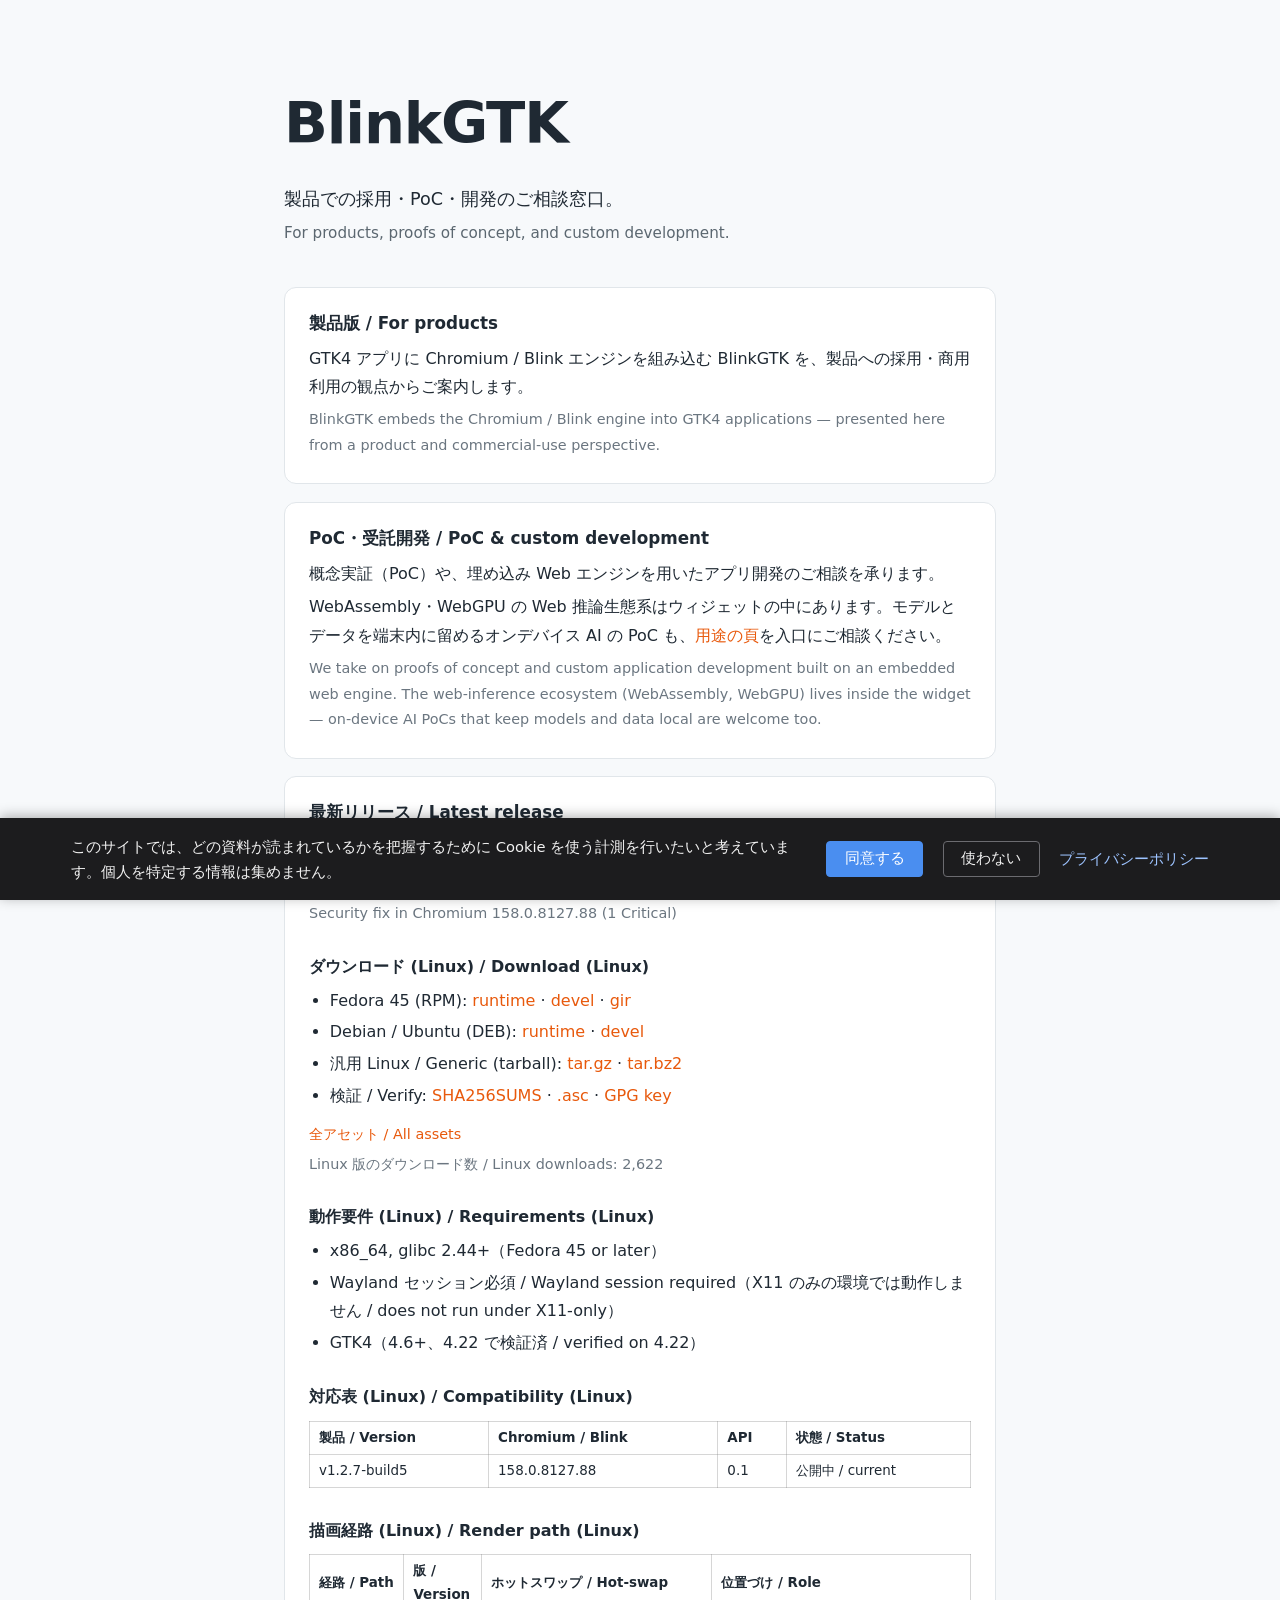
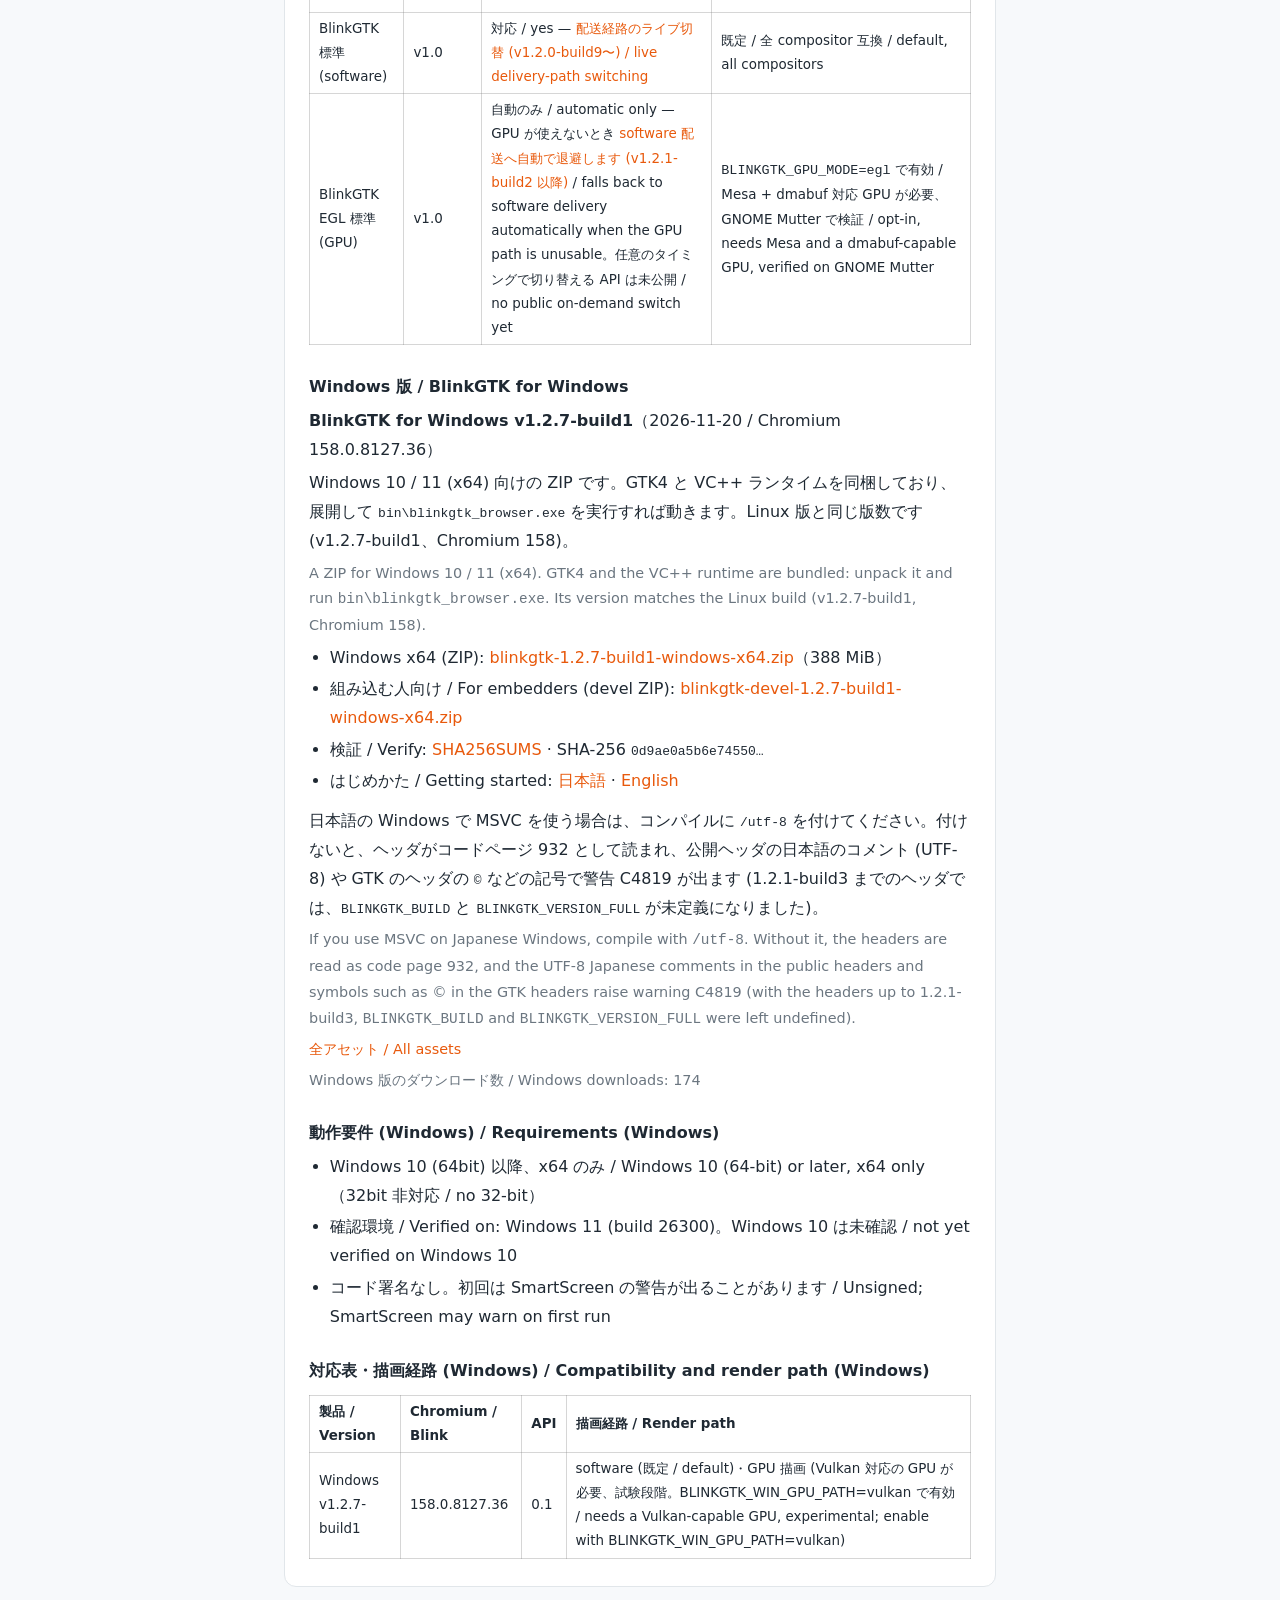
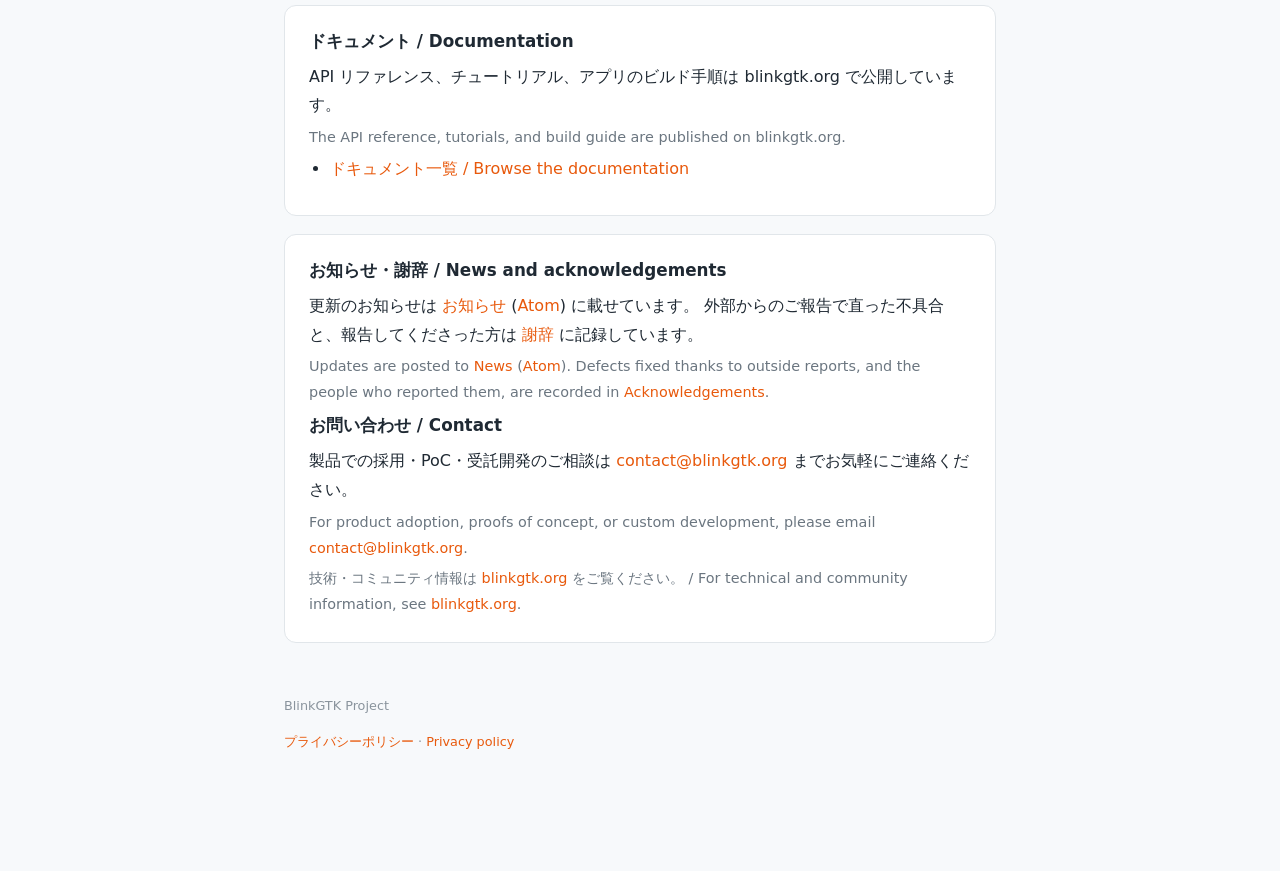
<file: index.html>
<!DOCTYPE html>
<html lang="ja">
<head>
<meta charset="utf-8">
<meta name="viewport" content="width=device-width, initial-scale=1">
<title>BlinkGTK — Product & Services</title>
<meta name="description" content="BlinkGTK の商用ライセンス、PoC、受託開発のご相談窓口。GTK4 向け Chromium/Blink WebView エンジンを組み込み機器・電子書籍リーダー・業務アプリへ導入するための支援を提供します。">
<style>
  :root { color-scheme: light dark; }
  * { box-sizing: border-box; }
  /* 狭い画面で長いコード名・URL が頁を横に広げないよう折り返す (2026-10-18、check-site-responsive.sh) */
  p, li, h1, h2, h3 { overflow-wrap: anywhere; }
  :not(pre) > code, a { overflow-wrap: anywhere; word-break: break-word; }
  /* 表の中は anywhere を使わない: 列が 1〜3 文字幅に潰れて縦に伸びた (2026-10-18 Lead 指摘) */
  td, th { overflow-wrap: break-word; }
  td code, th code, td a, th a { overflow-wrap: normal; word-break: normal; }
  /* スマートフォンの幅では、対応表・描画経路の表を 1 行 1 枚のカードにする (項目名は data-label) */
  @media (max-width: 600px) {
    table.compat, table.compat tbody, table.compat tr, table.compat td { display: block; width: 100%; }
    table.compat tr:first-child { display: none; }
    table.compat tr { border: 1px solid rgba(128,128,128,.32); border-radius: 8px; padding: .45em .8em; margin: .6em 0; }
    table.compat td { border: 0 !important; border-top: 1px solid rgba(128,128,128,.18) !important; padding: .3em 0; overflow-wrap: anywhere; }
    table.compat td:first-child { border-top: 0 !important; }
    table.compat td code, table.compat td a { overflow-wrap: anywhere; }
    table.compat td::before { content: attr(data-label); display: block; font-size: .76rem; font-weight: 600; opacity: .7; }
  }
  body {
    margin: 0;
    font-family: system-ui, -apple-system, "Noto Sans JP", "Hiragino Kaku Gothic ProN", "Helvetica Neue", Arial, sans-serif;
    line-height: 1.8;
    color: #1f2933;
    background: #f7f9fb;
  }
  @media (prefers-color-scheme: dark) {
    body { color: #e6e9ec; background: #11161b; }
    /* dark: #ffc078 = カード背景 #1a2027 上で 10.21:1 */
    a { color: #ffc078; }
    a:hover { color: #ffdcbb; }
    .card { background: #1a2027 !important; border-color: #2a323b !important; }
    .muted { color: #9aa4ad !important; }
    .topnav a { background: #1a2027 !important; border-color: #2a323b !important; }
    .topnav a:hover { background: #222b34 !important; border-color: #ffc078 !important; }
    .topnav .sub { color: #9aa4ad !important; }
  }
  .wrap { max-width: 760px; margin: 0 auto; padding: 8vh 24px 12vh; }
  header h1 { font-size: clamp(2.2rem, 7vw, 3.6rem); margin: 0 0 .15em; letter-spacing: -0.02em; }
  .tagline { font-size: 1.1rem; margin: 0 0 2.2em; }
  .tagline .ja { display: block; }
  .tagline .en { display: block; color: #5b6770; font-size: .95rem; margin-top: .3em; }
  /* 主要な行き先への案内 (2026-08-04)。 */
  .topnav { display: flex; flex-wrap: wrap; gap: .5em; margin: 0 0 2.2em; padding: 0; list-style: none; }
  .topnav a {
    display: block; padding: .5em .95em; border-radius: 999px;
    border: 1px solid #d5dade; background: #f7f8f9;
    text-decoration: none; font-size: .93rem; line-height: 1.3;
  }
  .topnav a:hover { background: #eef3f7; border-color: #3a5fb0; }
  .topnav .sub { display: block; font-size: .74rem; color: #6b7680; margin-top: .1em; }
  @media (max-width: 560px) { .topnav a { padding: .45em .8em; font-size: .88rem; } }
  .card { background: #fff; border: 1px solid #e1e6ea; border-radius: 12px; padding: 20px 24px; margin: 1.1em 0; }
  .card h2 { font-size: 1.05rem; margin: 0 0 .4em; }
  .card p { margin: .3em 0; }
  /* リンクは下線なしのオレンジ (2026-07-26)。light は #e8590c で白背景 3.58:1 /
     body 背景 3.39:1。発色を優先し AA(4.5:1) 非達成を許容 (3:1 以上)。hover は下線を使わず色変化で示す。 */
  a { color: #e8590c; text-decoration: none; }
  a:hover { color: #c2410c; }
  .muted { color: #6b7680; font-size: .9rem; }
  footer { margin-top: 4em; font-size: .8rem; color: #8a949d; }
  .dl-list { margin: .2em 0 .7em; padding-left: 1.3em; }
  .dl-list li { margin: .18em 0; }
  table.compat { border-collapse: collapse; width: 100%; font-size: .84rem; margin: .3em 0 .2em; }
  table.compat th, table.compat td { border: 1px solid rgba(128,128,128,.32); padding: 4px 9px; text-align: left; }
  table.compat th { font-weight: 600; }
  .compat-wrap { overflow-x: auto; margin-bottom: .3em; }
  .card p.sec { margin-top: 1.6em; }
</style>
<!-- BLINKGTK_SEO_START (release/scripts で管理。手で編集しない) -->
<link rel="canonical" href="https://blinkgtk.com/">
<meta property="og:type" content="website">
<meta property="og:title" content="BlinkGTK — 製品・サービス / Product & Services">
<meta property="og:description" content="BlinkGTK の商用ライセンス、PoC、受託開発のご相談窓口。GTK4 向け Chromium/Blink WebView エンジンを組み込み機器・電子書籍リーダー・業務アプリへ導入するための支援を提供します。">
<meta property="og:url" content="https://blinkgtk.com/">
<meta property="og:site_name" content="BlinkGTK">
<meta property="og:image" content="https://blinkgtk.org/assets/gallery/g1-kusamakura-ch2-v4.png">
<meta property="og:image:alt" content="BlinkGTK で描画した日本語縦組みの見開き表示">
<meta name="twitter:card" content="summary_large_image">
<meta name="twitter:title" content="BlinkGTK — 製品・サービス / Product & Services">
<meta name="twitter:description" content="BlinkGTK の商用ライセンス、PoC、受託開発のご相談窓口。GTK4 向け Chromium/Blink WebView エンジンを組み込み機器・電子書籍リーダー・業務アプリへ導入するための支援を提供します。">
<meta name="twitter:image" content="https://blinkgtk.org/assets/gallery/g1-kusamakura-ch2-v4.png">
<link rel="alternate" hreflang="ja" href="https://blinkgtk.org/">
<link rel="alternate" hreflang="x-default" href="https://blinkgtk.org/">
<!-- BLINKGTK_SEO_END -->
  <link rel="alternate" type="application/atom+xml" title="BlinkGTK News (日本語)" href="feed-ja.xml">
  <link rel="alternate" type="application/atom+xml" title="BlinkGTK News (English)" href="feed-en.xml">
<script src="/privacy-consent.js" defer></script>
</head>
<body>
  <div class="wrap">
    <header>
      <h1>BlinkGTK</h1>
      <p class="tagline">
        <span class="ja">製品での採用・PoC・開発のご相談窓口。</span>
        <span class="en">For products, proofs of concept, and custom development.</span>
      </p>
      <!-- 意匠を作り直すまで非表示 (2026-08-04)
      <nav>
        <ul class="topnav">
          <li><a href="docs/use-cases-ja.html">何に使えるか<span class="sub">What it is for</span></a></li>
          <li><a href="docs/building-with-blinkgtk-ja.html">はじめる<span class="sub">Get started</span></a></li>
          <li><a href="docs/api-reference/howto-index-ja.html">逆引き<span class="sub">How do I…?</span></a></li>
          <li><a href="docs/troubleshooting-ja.html">困ったとき<span class="sub">Troubleshooting</span></a></li>
          <li><a href="docs/faq-ja.html">よくある質問<span class="sub">FAQ</span></a></li>
          <li><a href="news-ja.html">お知らせ<span class="sub">News</span></a></li>
          <li><a href="docs/index.html">ドキュメント<span class="sub">All documentation</span></a></li>
          <li><a href="#contact">お問い合わせ<span class="sub">Contact</span></a></li>
        </ul>
      </nav>
      -->
    </header>

    <main>
      <div class="card">
        <h2>製品版 / For products</h2>
        <p class="ja">GTK4 アプリに Chromium / Blink エンジンを組み込む BlinkGTK を、製品への採用・商用利用の観点からご案内します。</p>
        <p class="en muted">BlinkGTK embeds the Chromium / Blink engine into GTK4 applications — presented here from a product and commercial-use perspective.</p>
      </div>

      <div class="card">
        <h2>PoC・受託開発 / PoC & custom development</h2>
        <p class="ja">概念実証（PoC）や、埋め込み Web エンジンを用いたアプリ開発のご相談を承ります。</p>
        <p class="ja">WebAssembly・WebGPU の Web 推論生態系はウィジェットの中にあります。モデルとデータを端末内に留めるオンデバイス AI の PoC も、<a href="docs/use-cases-ja.html">用途の頁</a>を入口にご相談ください。</p>
        <p class="en muted">We take on proofs of concept and custom application development built on an embedded web engine. The web-inference ecosystem (WebAssembly, WebGPU) lives inside the widget — on-device AI PoCs that keep models and data local are welcome too.</p>
      </div>

      <div class="card">
        <h2>最新リリース / Latest release</h2>
        <!-- BLINKGTK_RELEASE_BEGIN (auto-generated by update-dist-sites.sh — do not edit manually) -->
        <p><strong>BlinkGTK v1.2.7-build5</strong>（2026-11-25 / Chromium 158.0.8127.88）</p>
        <p class="ja">Chromium 158.0.8127.88 のセキュリティ修正 (Critical 1 件)</p>
        <p class="en muted">Security fix in Chromium 158.0.8127.88 (1 Critical)</p>
        <p class="sec"><strong>ダウンロード (Linux) / Download (Linux)</strong></p>
        <ul class="dl-list">
          <li>Fedora 45 (RPM): <a href="https://github.com/daisy19gnu/blinkgtk-dist/releases/download/v1.2.7-build5/blinkgtk-bin-1.2.7-build5.fc45.x86_64.rpm">runtime</a> · <a href="https://github.com/daisy19gnu/blinkgtk-dist/releases/download/v1.2.7-build5/blinkgtk-bin-devel-1.2.7-build5.fc45.x86_64.rpm">devel</a> · <a href="https://github.com/daisy19gnu/blinkgtk-dist/releases/download/v1.2.7-build5/blinkgtk-bin-gir-1.2.7-build5.fc45.x86_64.rpm">gir</a></li>
          <li>Debian / Ubuntu (DEB): <a href="https://github.com/daisy19gnu/blinkgtk-dist/releases/download/v1.2.7-build5/libblinkgtk-0.1-0_1.2.7-build5-1_amd64.deb">runtime</a> · <a href="https://github.com/daisy19gnu/blinkgtk-dist/releases/download/v1.2.7-build5/libblinkgtk-0.1-dev_1.2.7-build5-1_amd64.deb">devel</a></li>
          <li>汎用 Linux / Generic (tarball): <a href="https://github.com/daisy19gnu/blinkgtk-dist/releases/download/v1.2.7-build5/blinkgtk-1.2.7-build5-linux-x86_64.tar.gz">tar.gz</a> · <a href="https://github.com/daisy19gnu/blinkgtk-dist/releases/download/v1.2.7-build5/blinkgtk-1.2.7-build5-linux-x86_64.tar.bz2">tar.bz2</a></li>
          <li>検証 / Verify: <a href="https://github.com/daisy19gnu/blinkgtk-dist/releases/download/v1.2.7-build5/SHA256SUMS">SHA256SUMS</a> · <a href="https://github.com/daisy19gnu/blinkgtk-dist/releases/download/v1.2.7-build5/SHA256SUMS.asc">.asc</a> · <a href="https://github.com/daisy19gnu/blinkgtk-dist/releases/download/v1.2.7-build5/BlinkGTK-GPG-KEY.asc">GPG key</a></li>
        </ul>
        <p class="muted"><a href="https://github.com/daisy19gnu/blinkgtk-dist/releases/tag/v1.2.7-build5">全アセット / All assets</a></p>
        <p class="muted" id="dl-count" hidden></p>
        <p class="sec"><strong>動作要件 (Linux) / Requirements (Linux)</strong></p>
        <ul class="dl-list">
          <li>x86_64, glibc 2.44+（Fedora 45 or later）</li>
          <li>Wayland セッション必須 / Wayland session required（X11 のみの環境では動作しません / does not run under X11-only）</li>
          <li>GTK4（4.6+、4.22 で検証済 / verified on 4.22）</li>
        </ul>
        <p class="sec"><strong>対応表 (Linux) / Compatibility (Linux)</strong></p>
        <div class="compat-wrap"><table class="compat">
          <tr><th>製品 / Version</th><th>Chromium / Blink</th><th>API</th><th>状態 / Status</th></tr>
          <tr><td data-label="製品 / Version">v1.2.7-build5</td><td data-label="Chromium / Blink">158.0.8127.88</td><td data-label="API">0.1</td><td data-label="状態 / Status">公開中 / current</td></tr>
        </table></div>
        <p class="sec"><strong>描画経路 (Linux) / Render path (Linux)</strong></p>
        <div class="compat-wrap"><table class="compat">
          <tr><th>経路 / Path</th><th>版 / Version</th><th>ホットスワップ / Hot-swap</th><th>位置づけ / Role</th></tr>
          <tr><td data-label="経路 / Path">BlinkGTK 標準 (software)</td><td data-label="版 / Version">v1.0</td><td data-label="ホットスワップ / Hot-swap">対応 / yes — <a href="docs/gpu-modes-ja.html">配送経路のライブ切替 (v1.2.0-build9〜) / live delivery-path switching</a></td><td data-label="位置づけ / Role">既定 / 全 compositor 互換 / default, all compositors</td></tr>
          <tr><td data-label="経路 / Path">BlinkGTK EGL 標準 (GPU)</td><td data-label="版 / Version">v1.0</td><td data-label="ホットスワップ / Hot-swap">自動のみ / automatic only — GPU が使えないとき <a href="docs/gpu-modes-ja.html">software 配送へ自動で退避します (v1.2.1-build2 以降)</a> / falls back to software delivery automatically when the GPU path is unusable。任意のタイミングで切り替える API は未公開 / no public on-demand switch yet</td><td data-label="位置づけ / Role"><code>BLINKGTK_GPU_MODE=egl</code> で有効 / Mesa + dmabuf 対応 GPU が必要、GNOME Mutter で検証 / opt-in, needs Mesa and a dmabuf-capable GPU, verified on GNOME Mutter</td></tr>
        </table></div>
        <!-- BLINKGTK_RELEASE_END -->
        <!-- BLINKGTK_WINDOWS_BEGIN (auto-generated by update-dist-sites-windows.sh — do not edit manually) -->
        <p class="sec"><strong>Windows 版 / BlinkGTK for Windows</strong></p>
        <p><strong>BlinkGTK for Windows v1.2.7-build1</strong>（2026-11-20 / Chromium 158.0.8127.36）</p>
        <p class="ja">Windows 10 / 11 (x64) 向けの ZIP です。GTK4 と VC++ ランタイムを同梱しており、展開して <code>bin\blinkgtk_browser.exe</code> を実行すれば動きます。Linux 版と同じ版数です (v1.2.7-build1、Chromium 158)。</p>
        <p class="en muted">A ZIP for Windows 10 / 11 (x64). GTK4 and the VC++ runtime are bundled: unpack it and run <code>bin\blinkgtk_browser.exe</code>. Its version matches the Linux build (v1.2.7-build1, Chromium 158).</p>
        <ul class="dl-list">
          <li>Windows x64 (ZIP): <a href="https://github.com/daisy19gnu/blinkgtk-dist/releases/download/v1.2.7-build1-windows/blinkgtk-1.2.7-build1-windows-x64.zip">blinkgtk-1.2.7-build1-windows-x64.zip</a>（388 MiB）</li>
          <li>組み込む人向け / For embedders (devel ZIP): <a href="https://github.com/daisy19gnu/blinkgtk-dist/releases/download/v1.2.7-build1-windows/blinkgtk-devel-1.2.7-build1-windows-x64.zip">blinkgtk-devel-1.2.7-build1-windows-x64.zip</a></li>
          <li>検証 / Verify: <a href="https://github.com/daisy19gnu/blinkgtk-dist/releases/download/v1.2.7-build1-windows/SHA256SUMS">SHA256SUMS</a> · SHA-256 <code>0d9ae0a5b6e74550…</code></li>
          <li>はじめかた / Getting started: <a href="docs/windows-getting-started-ja.html">日本語</a> · <a href="docs/windows-getting-started-en.html">English</a></li>
        </ul>
        <p class="ja">日本語の Windows で MSVC を使う場合は、コンパイルに <code>/utf-8</code> を付けてください。付けないと、ヘッダがコードページ 932 として読まれ、公開ヘッダの日本語のコメント (UTF-8) や GTK のヘッダの <code>©</code> などの記号で警告 C4819 が出ます (1.2.1-build3 までのヘッダでは、<code>BLINKGTK_BUILD</code> と <code>BLINKGTK_VERSION_FULL</code> が未定義になりました)。</p>
        <p class="en muted">If you use MSVC on Japanese Windows, compile with <code>/utf-8</code>. Without it, the headers are read as code page 932, and the UTF-8 Japanese comments in the public headers and symbols such as © in the GTK headers raise warning C4819 (with the headers up to 1.2.1-build3, <code>BLINKGTK_BUILD</code> and <code>BLINKGTK_VERSION_FULL</code> were left undefined).</p>
        <p class="muted"><a href="https://github.com/daisy19gnu/blinkgtk-dist/releases/tag/v1.2.7-build1-windows">全アセット / All assets</a></p>
        <p class="muted" id="dl-count-win" hidden></p>
        <p class="sec"><strong>動作要件 (Windows) / Requirements (Windows)</strong></p>
        <ul class="dl-list">
          <li>Windows 10 (64bit) 以降、x64 のみ / Windows 10 (64-bit) or later, x64 only（32bit 非対応 / no 32-bit）</li>
          <li>確認環境 / Verified on: Windows 11 (build 26300)。Windows 10 は未確認 / not yet verified on Windows 10</li>
          <li>コード署名なし。初回は SmartScreen の警告が出ることがあります / Unsigned; SmartScreen may warn on first run</li>
        </ul>
        <p class="sec"><strong>対応表・描画経路 (Windows) / Compatibility and render path (Windows)</strong></p>
        <div class="compat-wrap"><table class="compat">
          <tr><th>製品 / Version</th><th>Chromium / Blink</th><th>API</th><th>描画経路 / Render path</th></tr>
          <tr><td data-label="製品 / Version">Windows v1.2.7-build1</td><td data-label="Chromium / Blink">158.0.8127.36</td><td data-label="API">0.1</td><td data-label="描画経路 / Render path">software (既定 / default)・GPU 描画 (Vulkan 対応の GPU が必要、試験段階。BLINKGTK_WIN_GPU_PATH=vulkan で有効 / needs a Vulkan-capable GPU, experimental; enable with BLINKGTK_WIN_GPU_PATH=vulkan)</td></tr>
        </table></div>
        <!-- BLINKGTK_WINDOWS_END -->
      </div>

      <div class="card">
        <h2>ドキュメント / Documentation</h2>
        <p class="ja">API リファレンス、チュートリアル、アプリのビルド手順は
          blinkgtk.org で公開しています。</p>
        <p class="en muted">The API reference, tutorials, and build guide are published on
          blinkgtk.org.</p>
        <ul class="dl-list">
          <li><a href="https://blinkgtk.org/docs/index.html">ドキュメント一覧 / Browse the documentation</a></li>
        </ul>
      </div>

      <div class="card">
        <h2>お知らせ・謝辞 / News and acknowledgements</h2>
        <p class="ja">更新のお知らせは <a href="news-ja.html">お知らせ</a>
        (<a href="feed-ja.xml">Atom</a>) に載せています。
        外部からのご報告で直った不具合と、報告してくださった方は
        <a href="docs/credits-ja.html">謝辞</a> に記録しています。</p>
        <p class="en muted">Updates are posted to <a href="news-en.html">News</a>
        (<a href="feed-en.xml">Atom</a>). Defects fixed thanks to outside reports,
        and the people who reported them, are recorded in
        <a href="docs/credits-en.html">Acknowledgements</a>.</p>

        <h2 id="contact">お問い合わせ / Contact</h2>
        <p class="ja">製品での採用・PoC・受託開発のご相談は <a href="mailto:contact@blinkgtk.org">contact@blinkgtk.org</a> までお気軽にご連絡ください。</p>
        <p class="en muted">For product adoption, proofs of concept, or custom development, please email <a href="mailto:contact@blinkgtk.org">contact@blinkgtk.org</a>.</p>
        <p class="muted">技術・コミュニティ情報は <a href="https://blinkgtk.org/">blinkgtk.org</a> をご覧ください。 / For technical and community information, see <a href="https://blinkgtk.org/">blinkgtk.org</a>.</p>
      </div>
    </main>

    <footer>
      <p>BlinkGTK Project</p>
      <p><a href="privacy-ja.html">プライバシーポリシー</a> · <a href="privacy-en.html">Privacy policy</a></p>
    </footer>
  </div>
<!-- BLINKGTK_DLCOUNT_START (update-download-counter.sh が生成。手で編集しない) -->
<script>
(function () {
  var el = document.getElementById('dl-count');
  if (!el) return;
  // 公開時に焼き込んだ実績。GitHub API が使えなくても必ず表示する
  // (未認証 API は 60 req/時・IP 単位で枯渇するため、表示を API に依存させない)。
  var withdrawn = 135;   // 取り下げ済み build の実績 (公開 API からは見えない)
  var baseline  = 2622;       // 公開時点の総計
  var show = function (n) {
    el.textContent = 'Linux 版のダウンロード数 / Linux downloads: ' + n.toLocaleString('en-US');
    el.hidden = false;
  };
  show(baseline);
  // 以降は「取れたら新しい値に差し替える」だけの上乗せ処理。失敗しても表示は残る。
  fetch('https://api.github.com/repos/daisy19gnu/blinkgtk-dist/releases?per_page=100')
    .then(function (r) { return r.ok ? r.json() : Promise.reject(); })
    .then(function (rels) {
      var pkg = /\.(rpm|deb|tar\.gz|tar\.bz2)$/;
      var n = withdrawn;
      rels.forEach(function (rel) {
        (rel.assets || []).forEach(function (a) {
          if (pkg.test(a.name)) n += a.download_count || 0;
        });
      });
      if (n > baseline) show(n);
    })
    .catch(function () { /* 焼き込んだ baseline のまま表示を維持 */ });
})();
(function () {
  // BlinkGTK for Windows の ZIP。Linux とは合算しない。
  // 0 件でも出す (2026-09-24 Lead 指摘): 出さないと Linux の欄しか見えず、分けて数えていることが読めない
  var el = document.getElementById('dl-count-win');
  if (!el) return;
  var baseline = 174;
  var show = function (n) {
    el.textContent = 'Windows 版のダウンロード数 / Windows downloads: ' + n.toLocaleString('en-US');
    el.hidden = false;
  };
  show(baseline);
  fetch('https://api.github.com/repos/daisy19gnu/blinkgtk-dist/releases?per_page=100')
    .then(function (r) { return r.ok ? r.json() : Promise.reject(); })
    .then(function (rels) {
      var zip = /-windows-[A-Za-z0-9_-]+\.zip$/;
      var n = 51;   // 差し替え・削除した添付の数 (API からは見えない) - 当方の取得
      rels.forEach(function (rel) {
        (rel.assets || []).forEach(function (a) {
          if (zip.test(a.name)) n += a.download_count || 0;
        });
      });
      if (n > baseline) show(n);
    })
    .catch(function () {});
})();
</script>
<!-- BLINKGTK_DLCOUNT_END -->
</body>
</html>
</file>
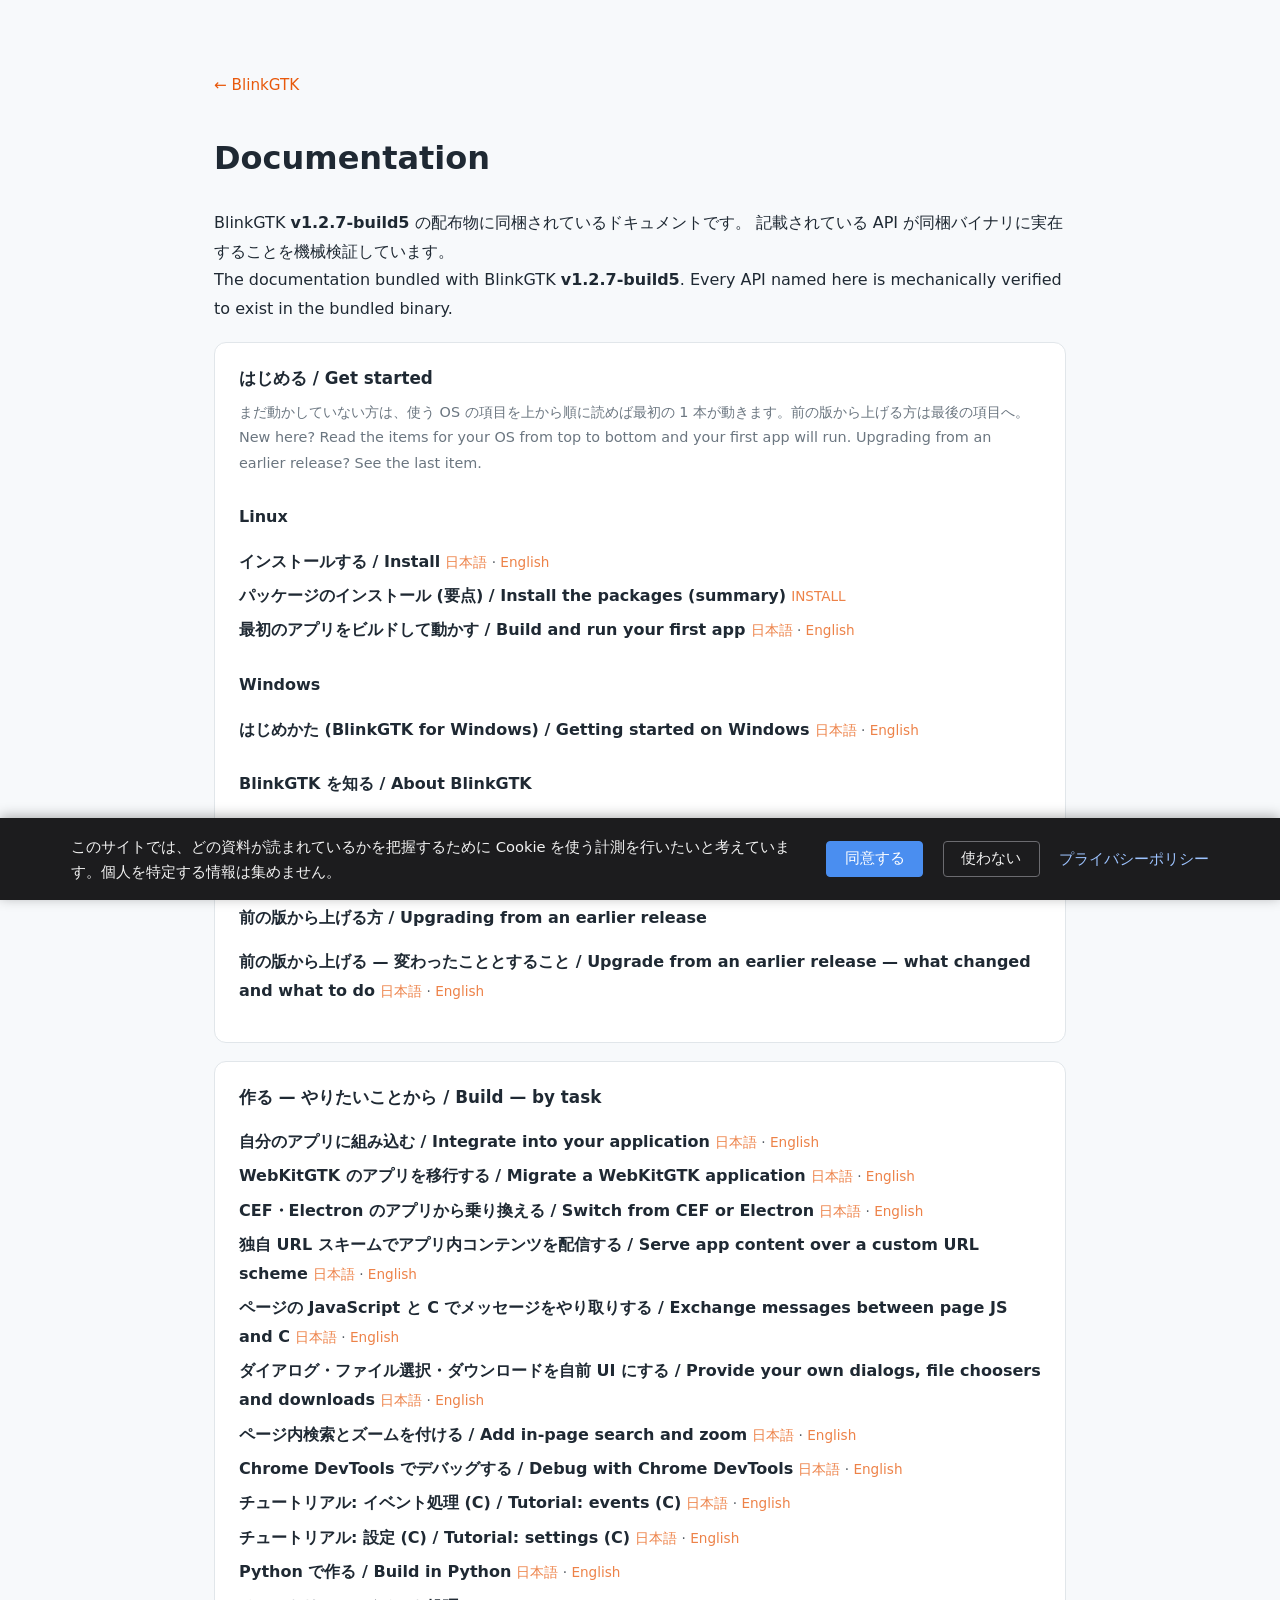
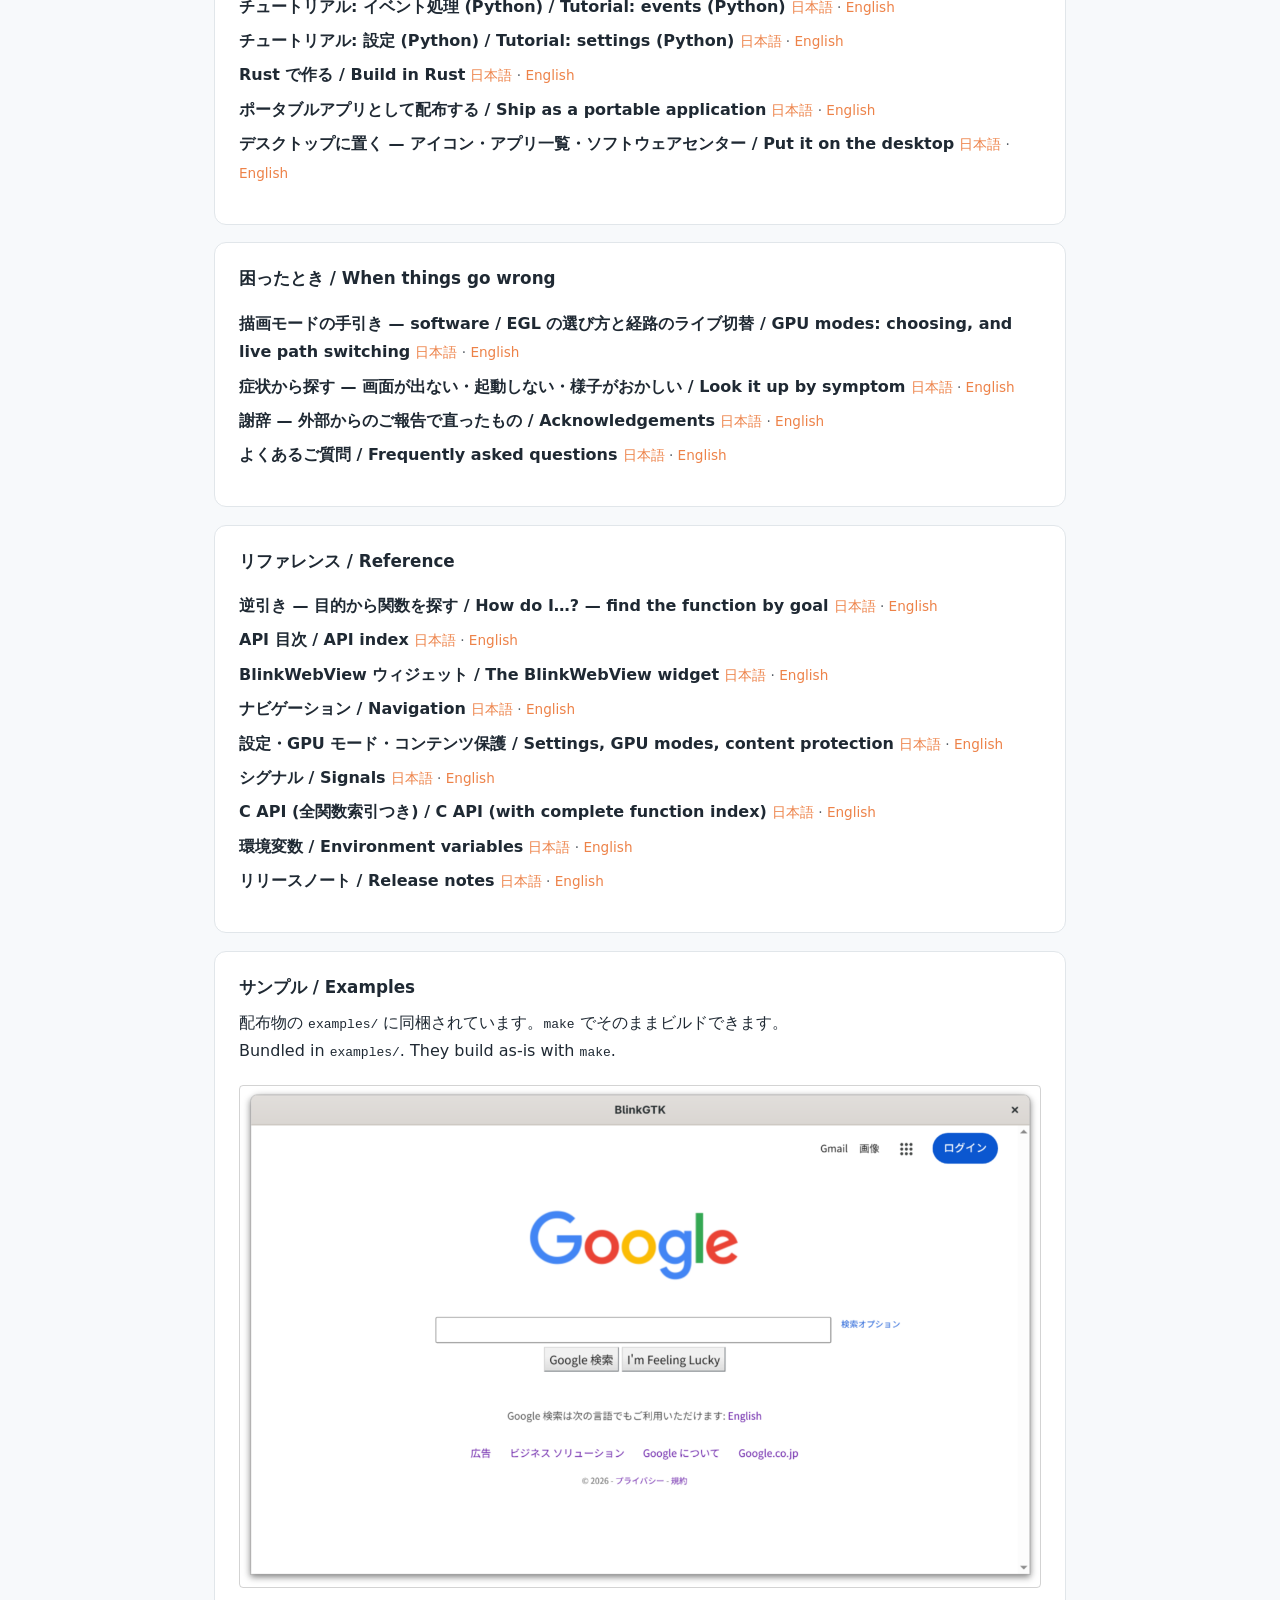
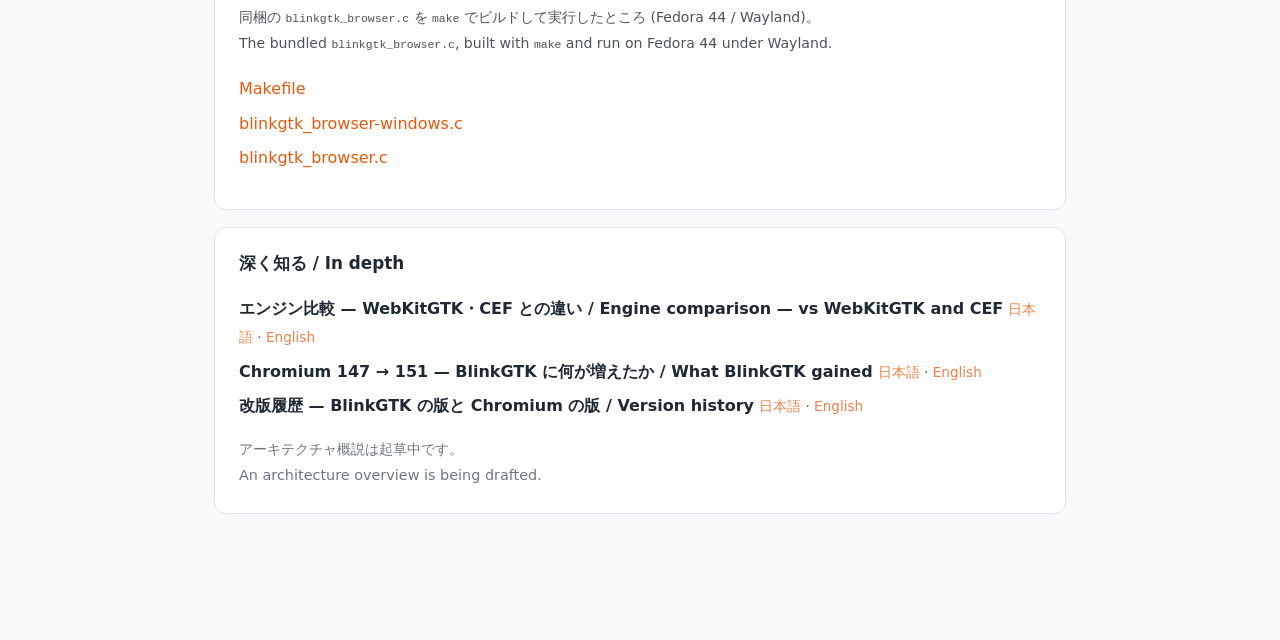
<file: docs/index.html>
<!doctype html><html lang="ja"><head><meta charset="utf-8">
<meta name="viewport" content="width=device-width, initial-scale=1">
<title>Documentation — BlinkGTK</title>
<meta name="description" content="BlinkGTK documentation — API reference, tutorials, and build guide. BlinkGTK のドキュメント。">
<link rel="stylesheet" href="docs.css">
<script src="/privacy-consent.js" defer></script></head><body>
<div class="wrap">
<div class="navbar"><a href="../index.html">← BlinkGTK</a></div>
<h1>Documentation</h1>
<p>BlinkGTK <strong>v1.2.7-build5</strong> の配布物に同梱されているドキュメントです。
記載されている API が同梱バイナリに実在することを機械検証しています。<br>
<span class="lang">The documentation bundled with BlinkGTK <strong>v1.2.7-build5</strong>.
Every API named here is mechanically verified to exist in the bundled binary.</span></p>

<div class="card">
<h2>はじめる / Get started</h2>
<p class="muted">まだ動かしていない方は、使う OS の項目を上から順に読めば最初の 1 本が動きます。前の版から上げる方は最後の項目へ。<br>
<span class="lang">New here? Read the items for your OS from top to bottom and your first app will run. Upgrading from an earlier release? See the last item.</span></p>
<p class="sec"><strong>Linux</strong></p>
<ul class="doclist">
  <li><strong>インストールする / Install</strong> <span class="lang"><a href="installation/INSTALLATION-ja.html">日本語</a> · <a href="installation/INSTALLATION-en.html">English</a></span></li>
  <li><strong>パッケージのインストール (要点) / Install the packages (summary)</strong> <span class="lang"><a href="INSTALL.html">INSTALL</a></span></li>
  <li><strong>最初のアプリをビルドして動かす / Build and run your first app</strong> <span class="lang"><a href="building-with-blinkgtk-ja.html">日本語</a> · <a href="building-with-blinkgtk-en.html">English</a></span></li>
</ul>
<p class="sec"><strong>Windows</strong></p>
<ul class="doclist">
  <li><strong>はじめかた (BlinkGTK for Windows) / Getting started on Windows</strong> <span class="lang"><a href="windows-getting-started-ja.html">日本語</a> · <a href="windows-getting-started-en.html">English</a></span></li>
</ul>
<p class="sec"><strong>BlinkGTK を知る / About BlinkGTK</strong></p>
<ul class="doclist">
  <li><strong>BlinkGTK は何に使えるか / What BlinkGTK is for</strong> <span class="lang"><a href="use-cases-ja.html">日本語</a> · <a href="use-cases-en.html">English</a></span></li>
  <li><strong>BlinkGTK とは / What is BlinkGTK</strong> <span class="lang"><a href="README.html">README</a></span></li>
</ul>
<p class="sec"><strong>前の版から上げる方 / Upgrading from an earlier release</strong></p>
<ul class="doclist">
  <li><strong>前の版から上げる — 変わったこととすること / Upgrade from an earlier release — what changed and what to do</strong> <span class="lang"><a href="RELEASE_NOTES-1.2.7-ja.html">日本語</a> · <a href="RELEASE_NOTES-1.2.7-en.html">English</a></span></li>
</ul></div>

<div class="card">
<h2>作る — やりたいことから / Build — by task</h2>
<ul class="doclist">
  <li><strong>自分のアプリに組み込む / Integrate into your application</strong> <span class="lang"><a href="consumer-integration-guide-ja.html">日本語</a> · <a href="consumer-integration-guide-en.html">English</a></span></li>
  <li><strong>WebKitGTK のアプリを移行する / Migrate a WebKitGTK application</strong> <span class="lang"><a href="migration/webkitgtk-to-blinkgtk-ja.html">日本語</a> · <a href="migration/webkitgtk-to-blinkgtk-en.html">English</a></span></li>
  <li><strong>CEF・Electron のアプリから乗り換える / Switch from CEF or Electron</strong> <span class="lang"><a href="migration/cef-electron-to-blinkgtk-ja.html">日本語</a> · <a href="migration/cef-electron-to-blinkgtk-en.html">English</a></span></li>
  <li><strong>独自 URL スキームでアプリ内コンテンツを配信する / Serve app content over a custom URL scheme</strong> <span class="lang"><a href="api-reference/app-integration-api-ja.html#カスタム-url-スキーム">日本語</a> · <a href="api-reference/app-integration-api-en.html#custom-url-schemes">English</a></span></li>
  <li><strong>ページの JavaScript と C でメッセージをやり取りする / Exchange messages between page JS and C</strong> <span class="lang"><a href="api-reference/app-integration-api-ja.html#js--c-メッセージング">日本語</a> · <a href="api-reference/app-integration-api-en.html#js--c-messaging">English</a></span></li>
  <li><strong>ダイアログ・ファイル選択・ダウンロードを自前 UI にする / Provide your own dialogs, file choosers and downloads</strong> <span class="lang"><a href="api-reference/ui-handlers-api-ja.html">日本語</a> · <a href="api-reference/ui-handlers-api-en.html">English</a></span></li>
  <li><strong>ページ内検索とズームを付ける / Add in-page search and zoom</strong> <span class="lang"><a href="api-reference/page-search-zoom-ja.html">日本語</a> · <a href="api-reference/page-search-zoom-en.html">English</a></span></li>
  <li><strong>Chrome DevTools でデバッグする / Debug with Chrome DevTools</strong> <span class="lang"><a href="api-reference/devtools-api-ja.html">日本語</a> · <a href="api-reference/devtools-api-en.html">English</a></span></li>
  <li><strong>チュートリアル: イベント処理 (C) / Tutorial: events (C)</strong> <span class="lang"><a href="tutorials/events-tutorial-c-ja.html">日本語</a> · <a href="tutorials/events-tutorial-c-en.html">English</a></span></li>
  <li><strong>チュートリアル: 設定 (C) / Tutorial: settings (C)</strong> <span class="lang"><a href="tutorials/settings-tutorial-c-ja.html">日本語</a> · <a href="tutorials/settings-tutorial-c-en.html">English</a></span></li>
  <li><strong>Python で作る / Build in Python</strong> <span class="lang"><a href="tutorials/python-tutorial-ja.html">日本語</a> · <a href="tutorials/python-tutorial-en.html">English</a></span></li>
  <li><strong>チュートリアル: イベント処理 (Python) / Tutorial: events (Python)</strong> <span class="lang"><a href="tutorials/events-tutorial-py-ja.html">日本語</a> · <a href="tutorials/events-tutorial-py-en.html">English</a></span></li>
  <li><strong>チュートリアル: 設定 (Python) / Tutorial: settings (Python)</strong> <span class="lang"><a href="tutorials/settings-tutorial-py-ja.html">日本語</a> · <a href="tutorials/settings-tutorial-py-en.html">English</a></span></li>
  <li><strong>Rust で作る / Build in Rust</strong> <span class="lang"><a href="tutorials/rust-tutorial-ja.html">日本語</a> · <a href="tutorials/rust-tutorial-en.html">English</a></span></li>
  <li><strong>ポータブルアプリとして配布する / Ship as a portable application</strong> <span class="lang"><a href="portable-app-guide-ja.html">日本語</a> · <a href="portable-app-guide-en.html">English</a></span></li>
  <li><strong>デスクトップに置く — アイコン・アプリ一覧・ソフトウェアセンター / Put it on the desktop</strong> <span class="lang"><a href="desktop-integration-ja.html">日本語</a> · <a href="desktop-integration-en.html">English</a></span></li>
</ul></div>

<div class="card">
<h2>困ったとき / When things go wrong</h2>
<ul class="doclist">
  <li><strong>描画モードの手引き — software / EGL の選び方と経路のライブ切替 / GPU modes: choosing, and live path switching</strong> <span class="lang"><a href="gpu-modes-ja.html">日本語</a> · <a href="gpu-modes-en.html">English</a></span></li>
  <li><strong>症状から探す — 画面が出ない・起動しない・様子がおかしい / Look it up by symptom</strong> <span class="lang"><a href="troubleshooting-ja.html">日本語</a> · <a href="troubleshooting-en.html">English</a></span></li>
  <li><strong>謝辞 — 外部からのご報告で直ったもの / Acknowledgements</strong> <span class="lang"><a href="credits-ja.html">日本語</a> · <a href="credits-en.html">English</a></span></li>
  <li><strong>よくあるご質問 / Frequently asked questions</strong> <span class="lang"><a href="faq-ja.html">日本語</a> · <a href="faq-en.html">English</a></span></li>
</ul></div>

<div class="card">
<h2>リファレンス / Reference</h2>
<ul class="doclist">
  <li><strong>逆引き — 目的から関数を探す / How do I…? — find the function by goal</strong> <span class="lang"><a href="api-reference/howto-index-ja.html">日本語</a> · <a href="api-reference/howto-index-en.html">English</a></span></li>
  <li><strong>API 目次 / API index</strong> <span class="lang"><a href="api-reference/00-index-ja.html">日本語</a> · <a href="api-reference/00-index-en.html">English</a></span></li>
  <li><strong>BlinkWebView ウィジェット / The BlinkWebView widget</strong> <span class="lang"><a href="api-reference/blink-web-view-ja.html">日本語</a> · <a href="api-reference/blink-web-view-en.html">English</a></span></li>
  <li><strong>ナビゲーション / Navigation</strong> <span class="lang"><a href="api-reference/navigation-api-ja.html">日本語</a> · <a href="api-reference/navigation-api-en.html">English</a></span></li>
  <li><strong>設定・GPU モード・コンテンツ保護 / Settings, GPU modes, content protection</strong> <span class="lang"><a href="api-reference/settings-api-ja.html">日本語</a> · <a href="api-reference/settings-api-en.html">English</a></span></li>
  <li><strong>シグナル / Signals</strong> <span class="lang"><a href="api-reference/signals-api-ja.html">日本語</a> · <a href="api-reference/signals-api-en.html">English</a></span></li>
  <li><strong>C API (全関数索引つき) / C API (with complete function index)</strong> <span class="lang"><a href="api-reference/c-api-reference-ja.html">日本語</a> · <a href="api-reference/c-api-reference-en.html">English</a></span></li>
  <li><strong>環境変数 / Environment variables</strong> <span class="lang"><a href="api-reference/environment-variables-ja.html">日本語</a> · <a href="api-reference/environment-variables-en.html">English</a></span></li>
  <li><strong>リリースノート / Release notes</strong> <span class="lang"><a href="RELEASE_NOTES-1.2.7-ja.html">日本語</a> · <a href="RELEASE_NOTES-1.2.7-en.html">English</a></span></li>
</ul></div>

<div class="card">
<h2>サンプル / Examples</h2>
<p>配布物の <code>examples/</code> に同梱されています。<code>make</code> でそのままビルドできます。<br>
<span class="lang">Bundled in <code>examples/</code>. They build as-is with <code>make</code>.</span></p>
<figure style="margin:1.2em 0">
  <img src="assets/examples/blinkgtk_browser.png" alt="blinkgtk_browser を実行したウィンドウ / The blinkgtk_browser window"
       style="max-width:100%;height:auto;border:1px solid rgba(128,128,128,.35);border-radius:4px">
  <figcaption style="font-size:.88em;opacity:.8;margin-top:.5em">
    同梱の <code>blinkgtk_browser.c</code> を <code>make</code> でビルドして実行したところ
    (Fedora 44 / Wayland)。<br>
    <span class="lang">The bundled <code>blinkgtk_browser.c</code>, built with <code>make</code> and
    run on Fedora 44 under Wayland.</span>
  </figcaption>
</figure>
<ul class="doclist">
  <li><a href="examples/Makefile.html">Makefile</a></li>
  <li><a href="examples/blinkgtk_browser-windows.c.html">blinkgtk_browser-windows.c</a></li>
  <li><a href="examples/blinkgtk_browser.c.html">blinkgtk_browser.c</a></li>
</ul></div>

<div class="card">
<h2>深く知る / In depth</h2>
<ul class="doclist">
  <li><strong>エンジン比較 — WebKitGTK・CEF との違い / Engine comparison — vs WebKitGTK and CEF</strong> <span class="lang"><a href="ENGINE_COMPARISON_DETAILED-ja.html">日本語</a> · <a href="ENGINE_COMPARISON_DETAILED-en.html">English</a></span></li>
  <li><strong>Chromium 147 → 151 — BlinkGTK に何が増えたか / What BlinkGTK gained</strong> <span class="lang"><a href="chromium-feature-history-ja.html">日本語</a> · <a href="chromium-feature-history-en.html">English</a></span></li>
  <li><strong>改版履歴 — BlinkGTK の版と Chromium の版 / Version history</strong> <span class="lang"><a href="version-history-ja.html">日本語</a> · <a href="version-history-en.html">English</a></span></li>
</ul>
<p class="muted">アーキテクチャ概説は起草中です。<br>
<span class="lang">An architecture overview is being drafted.</span></p>
</div>
</div></body></html>
</file>
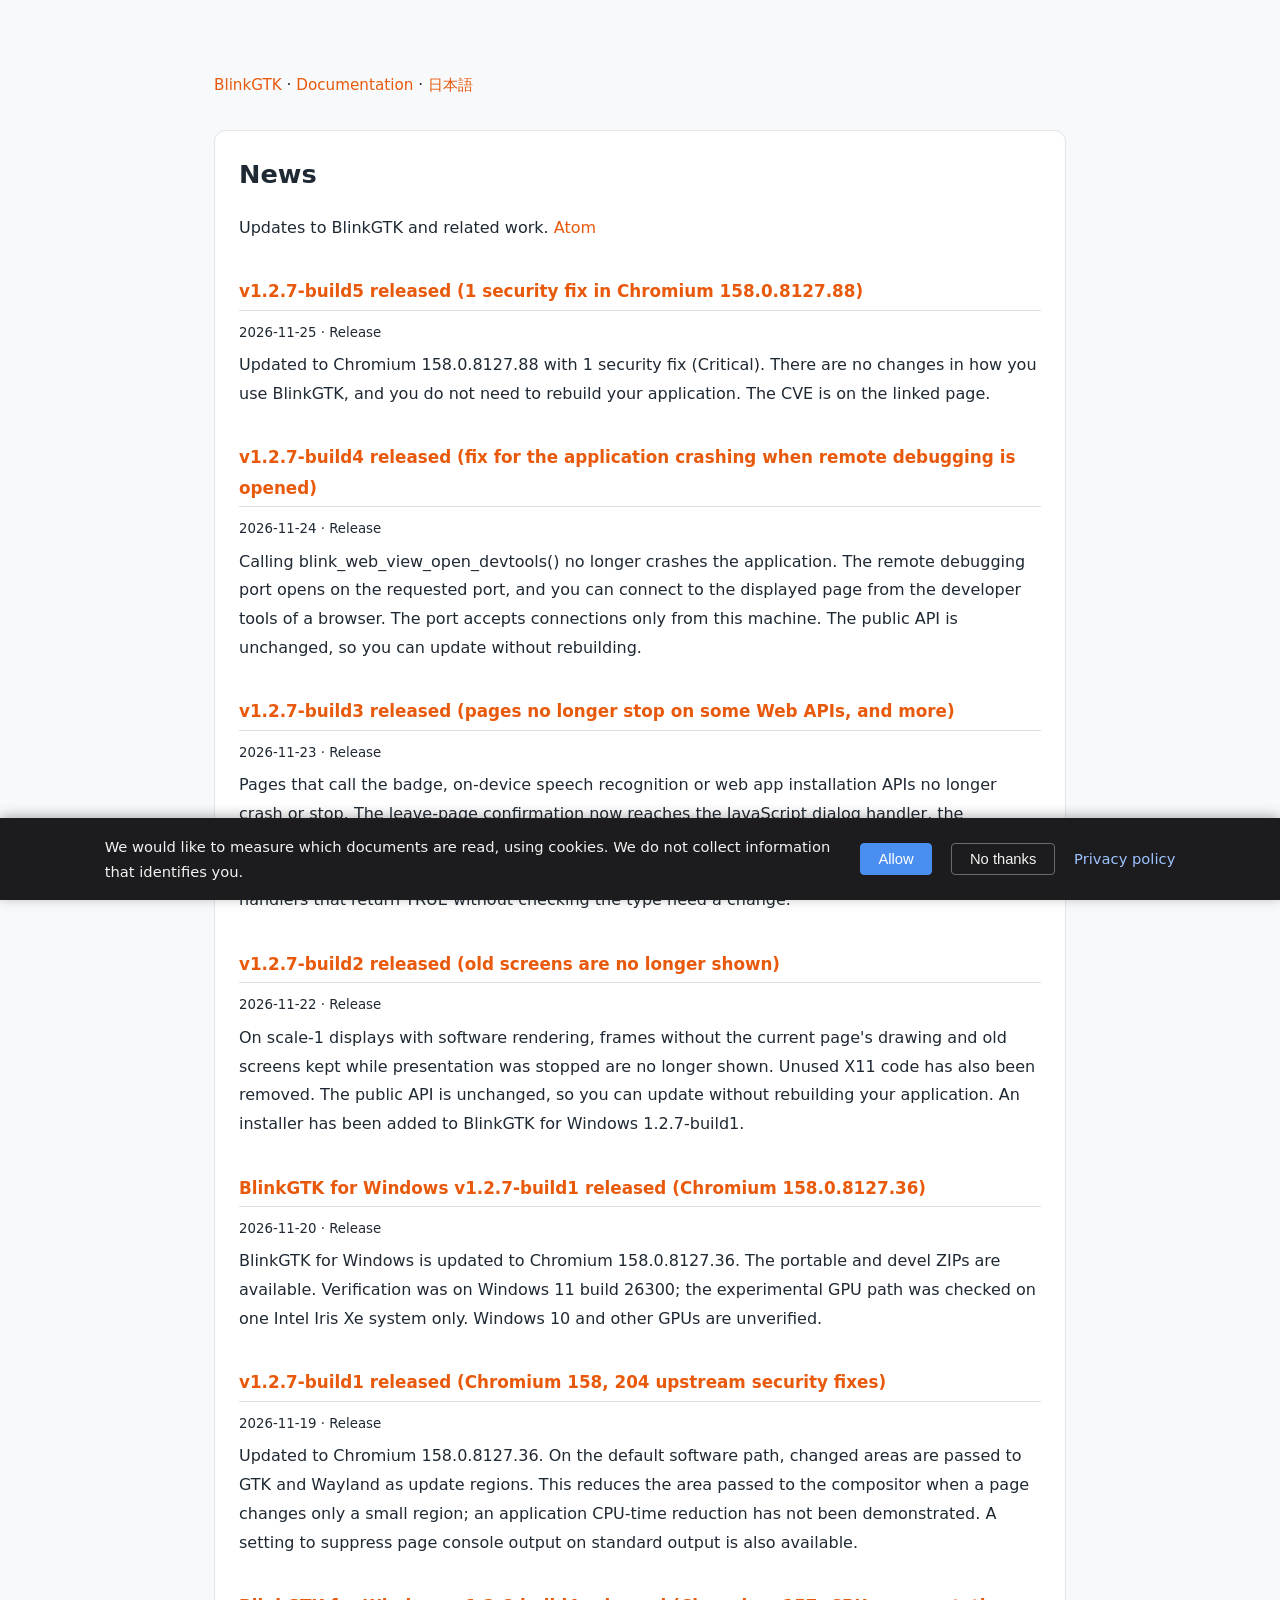
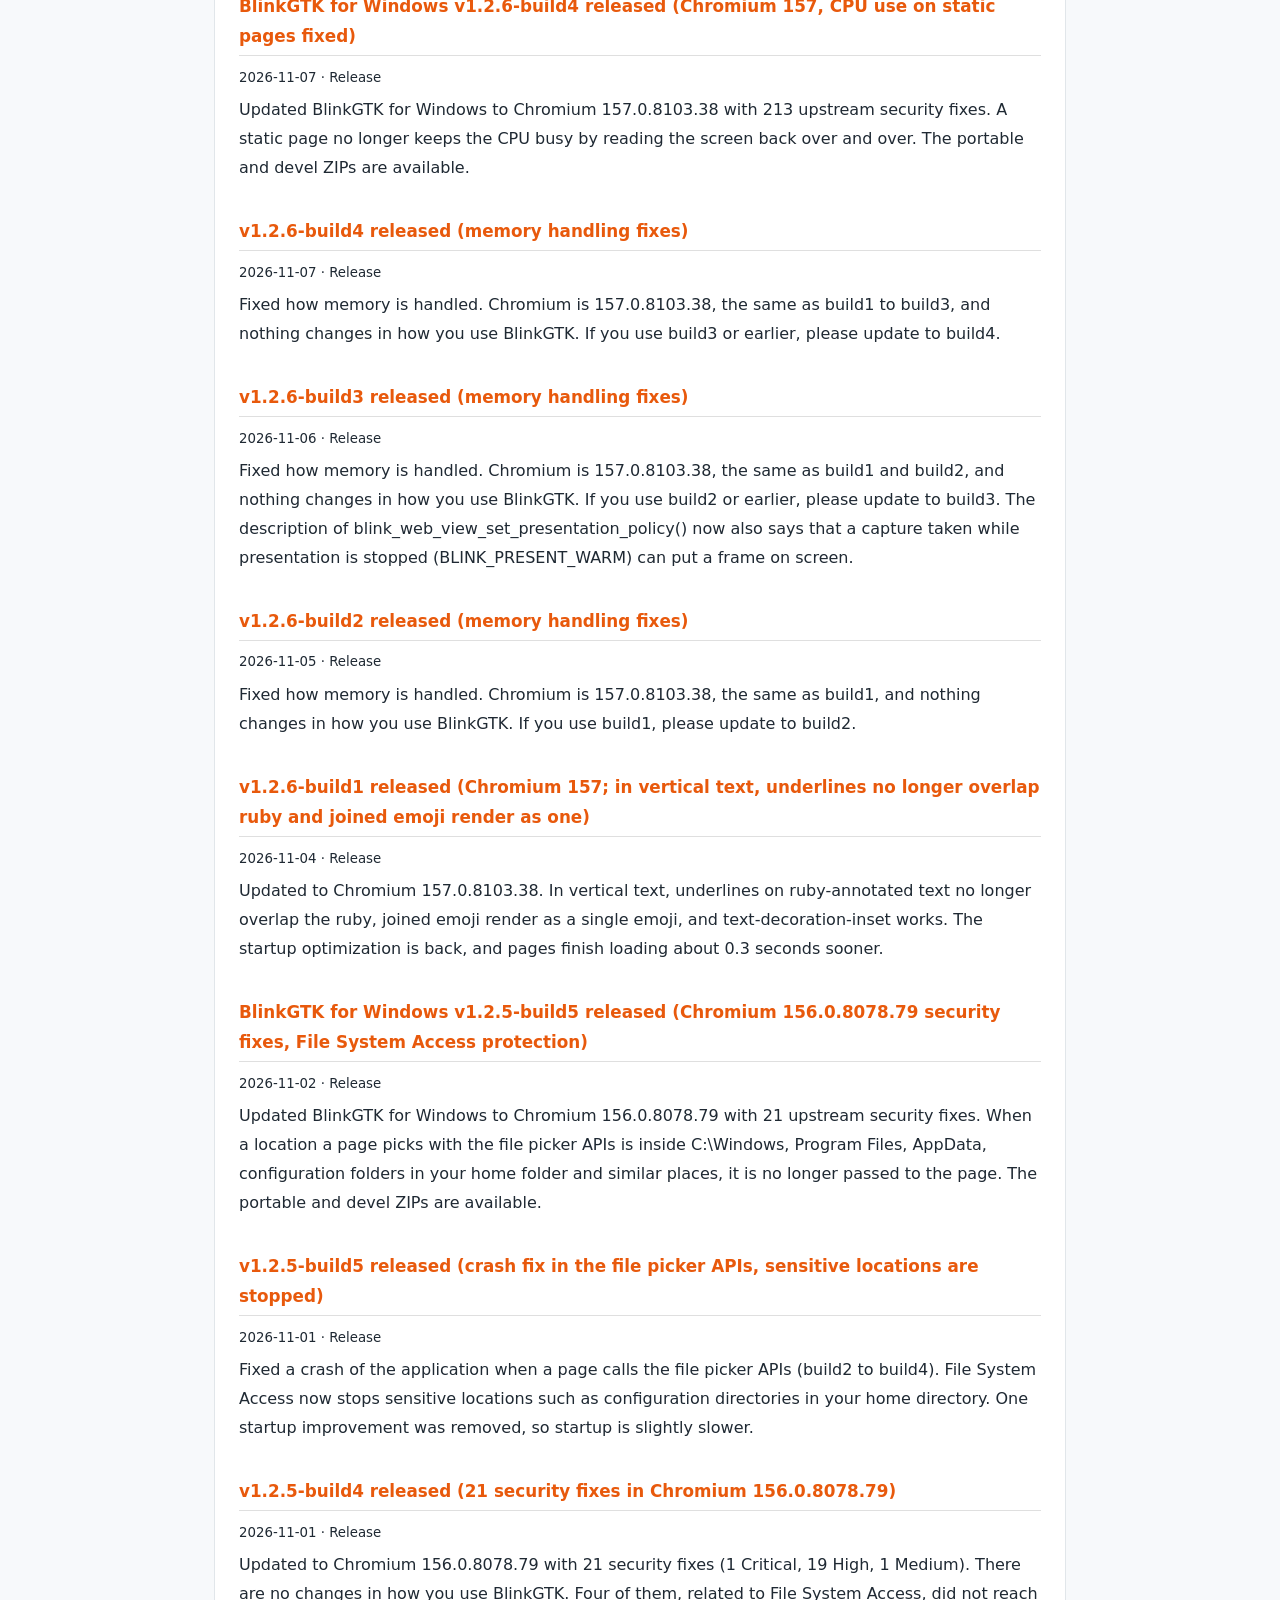
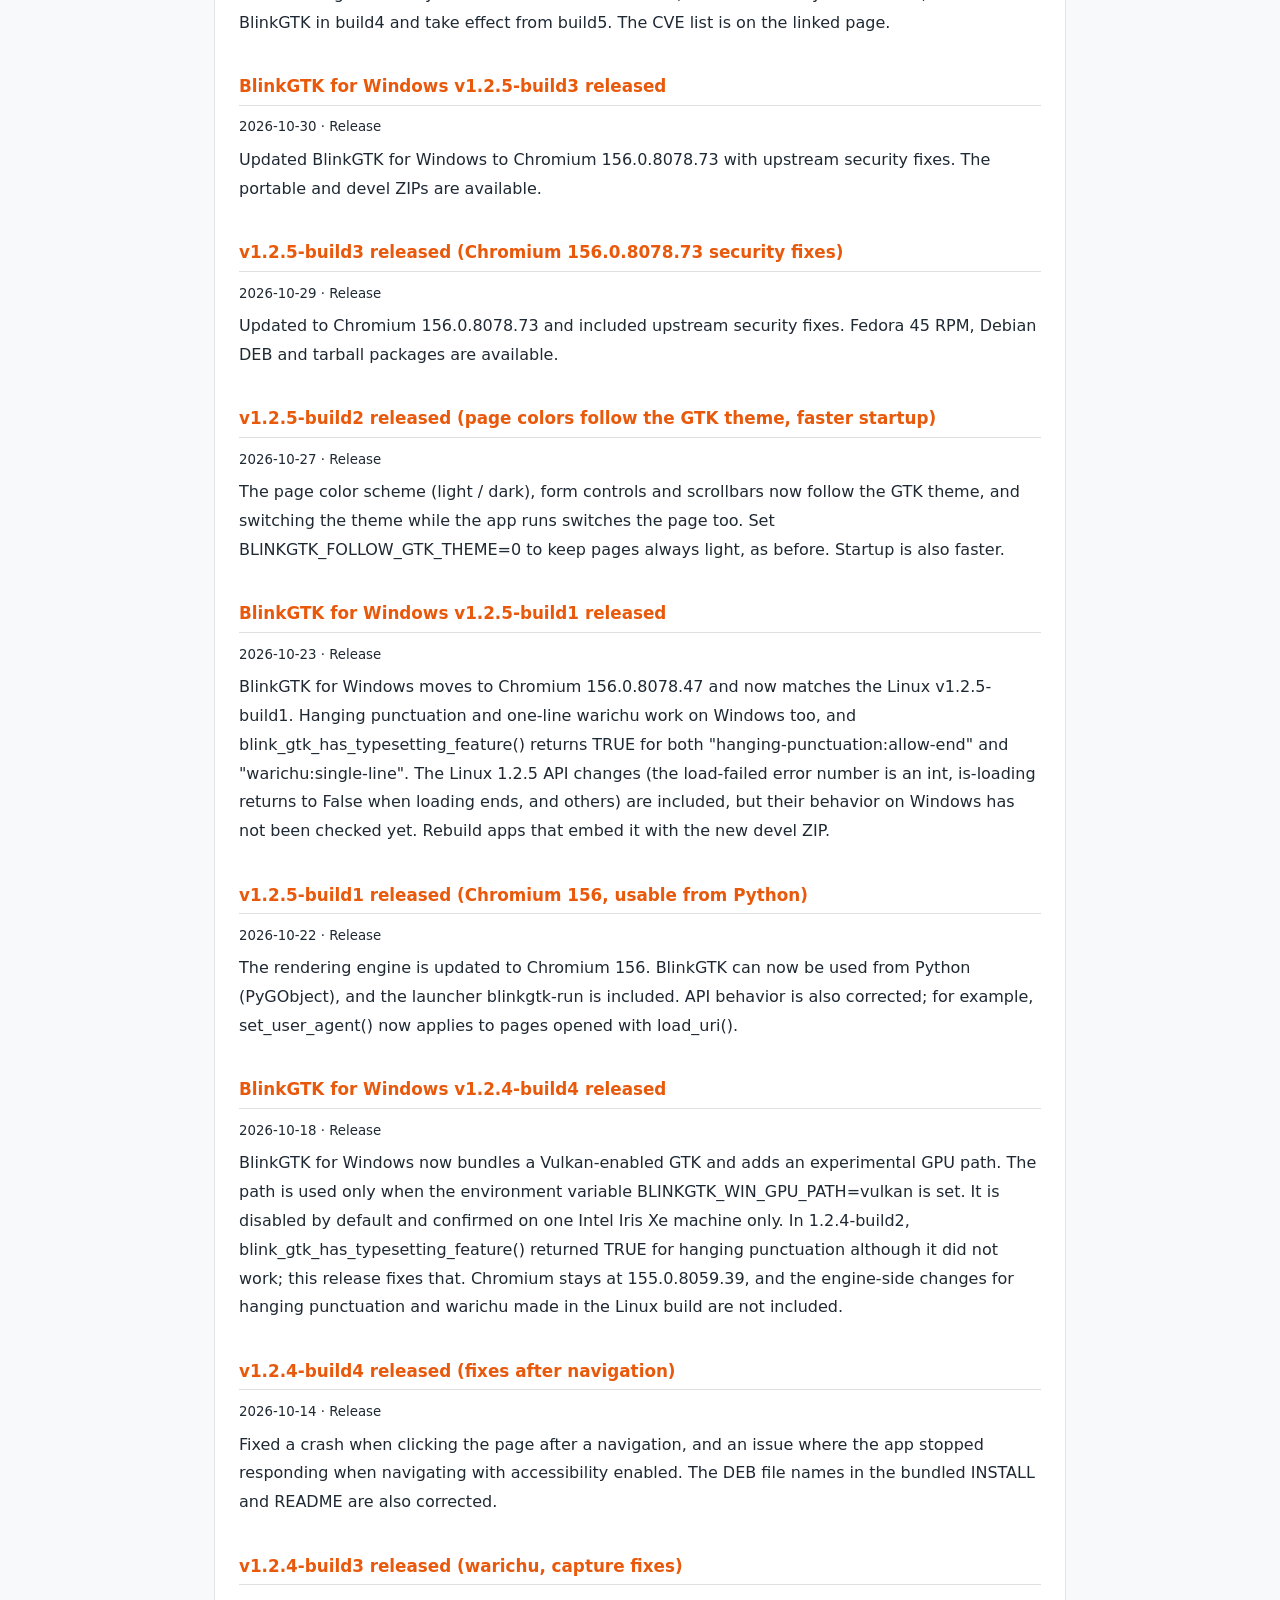
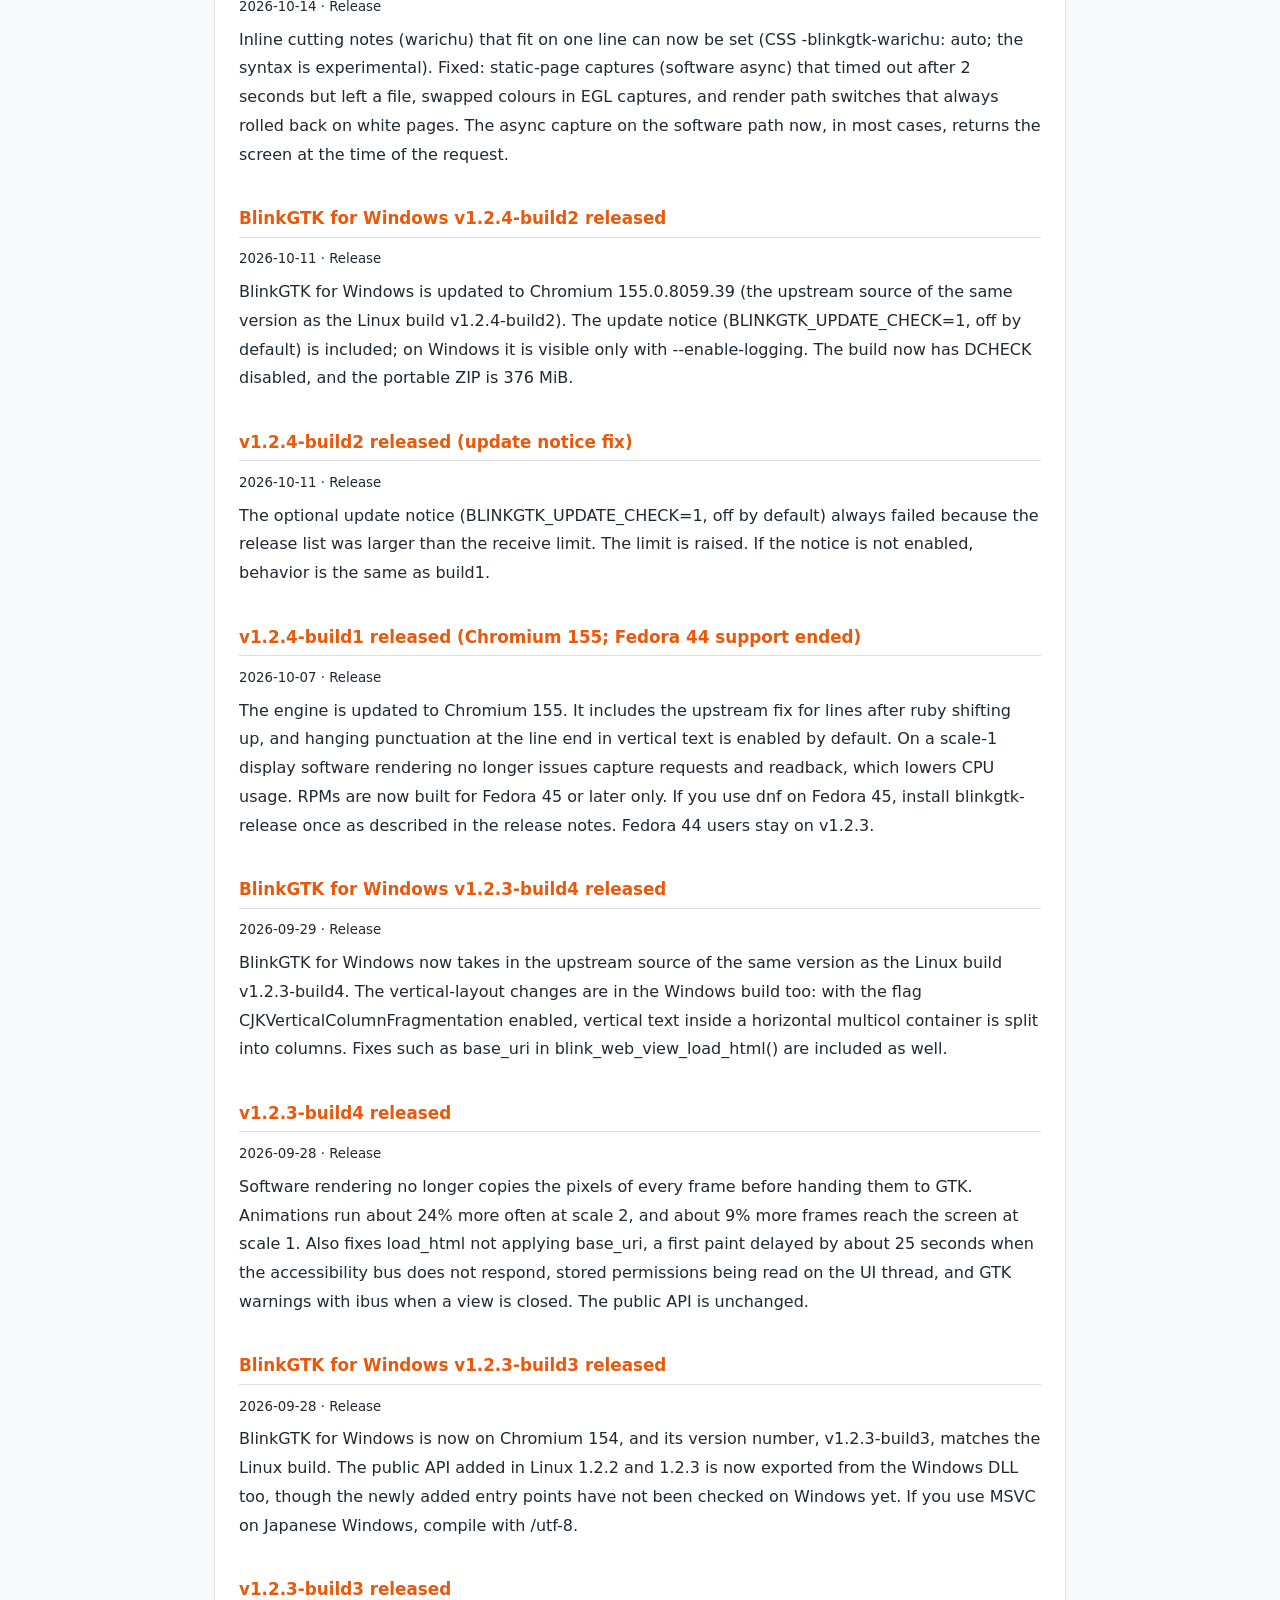
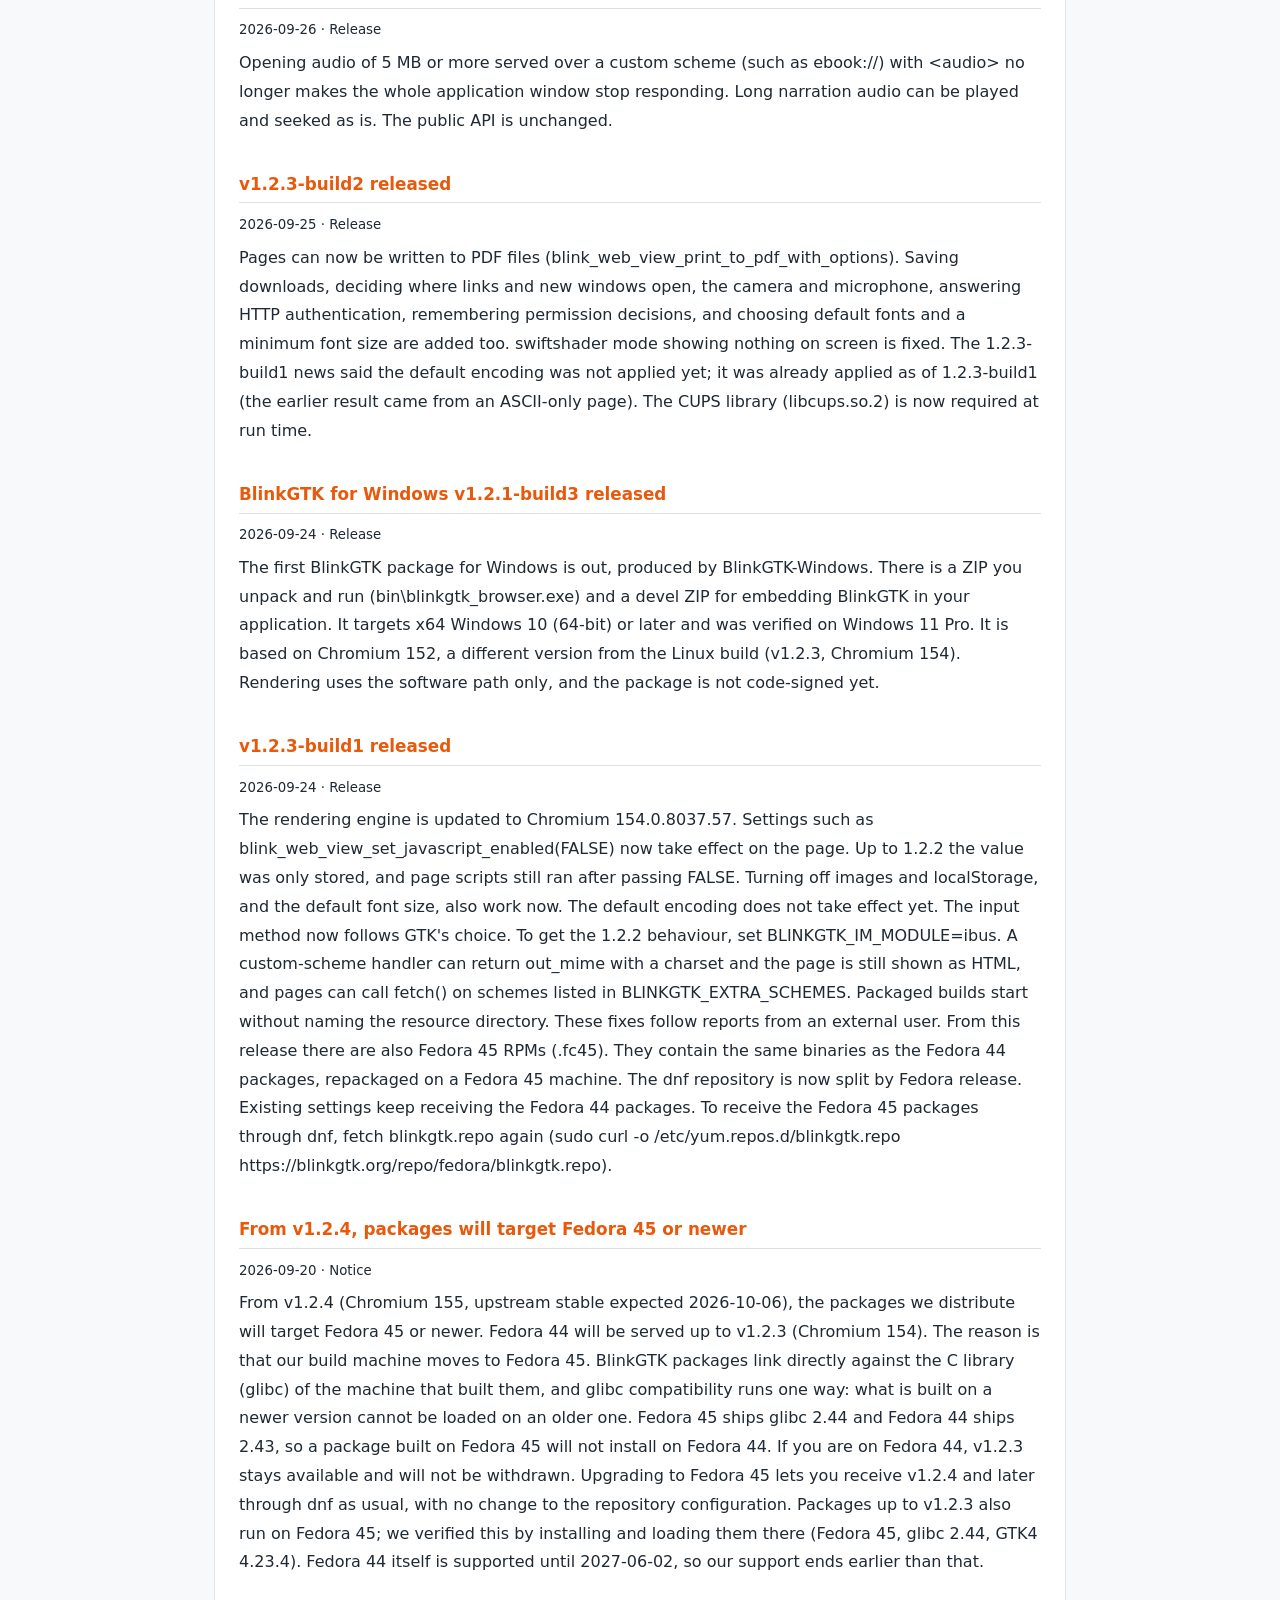
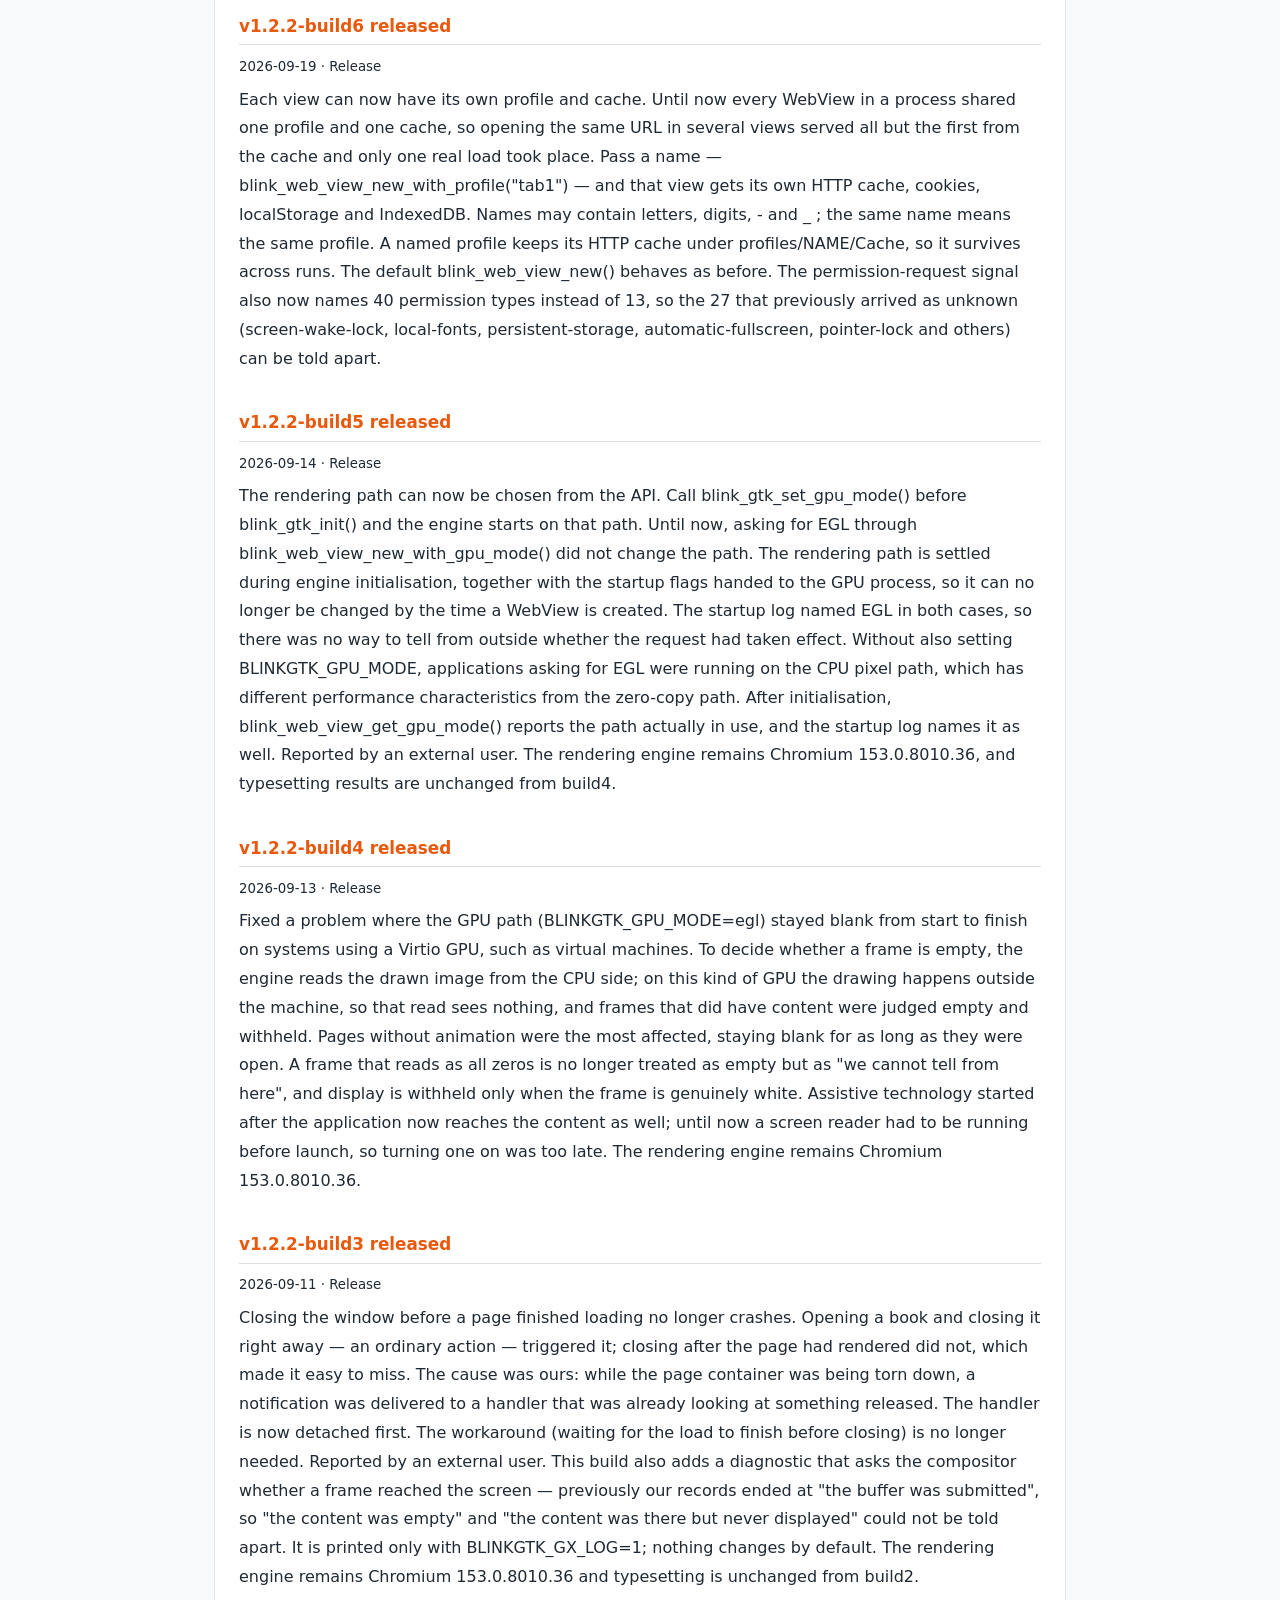
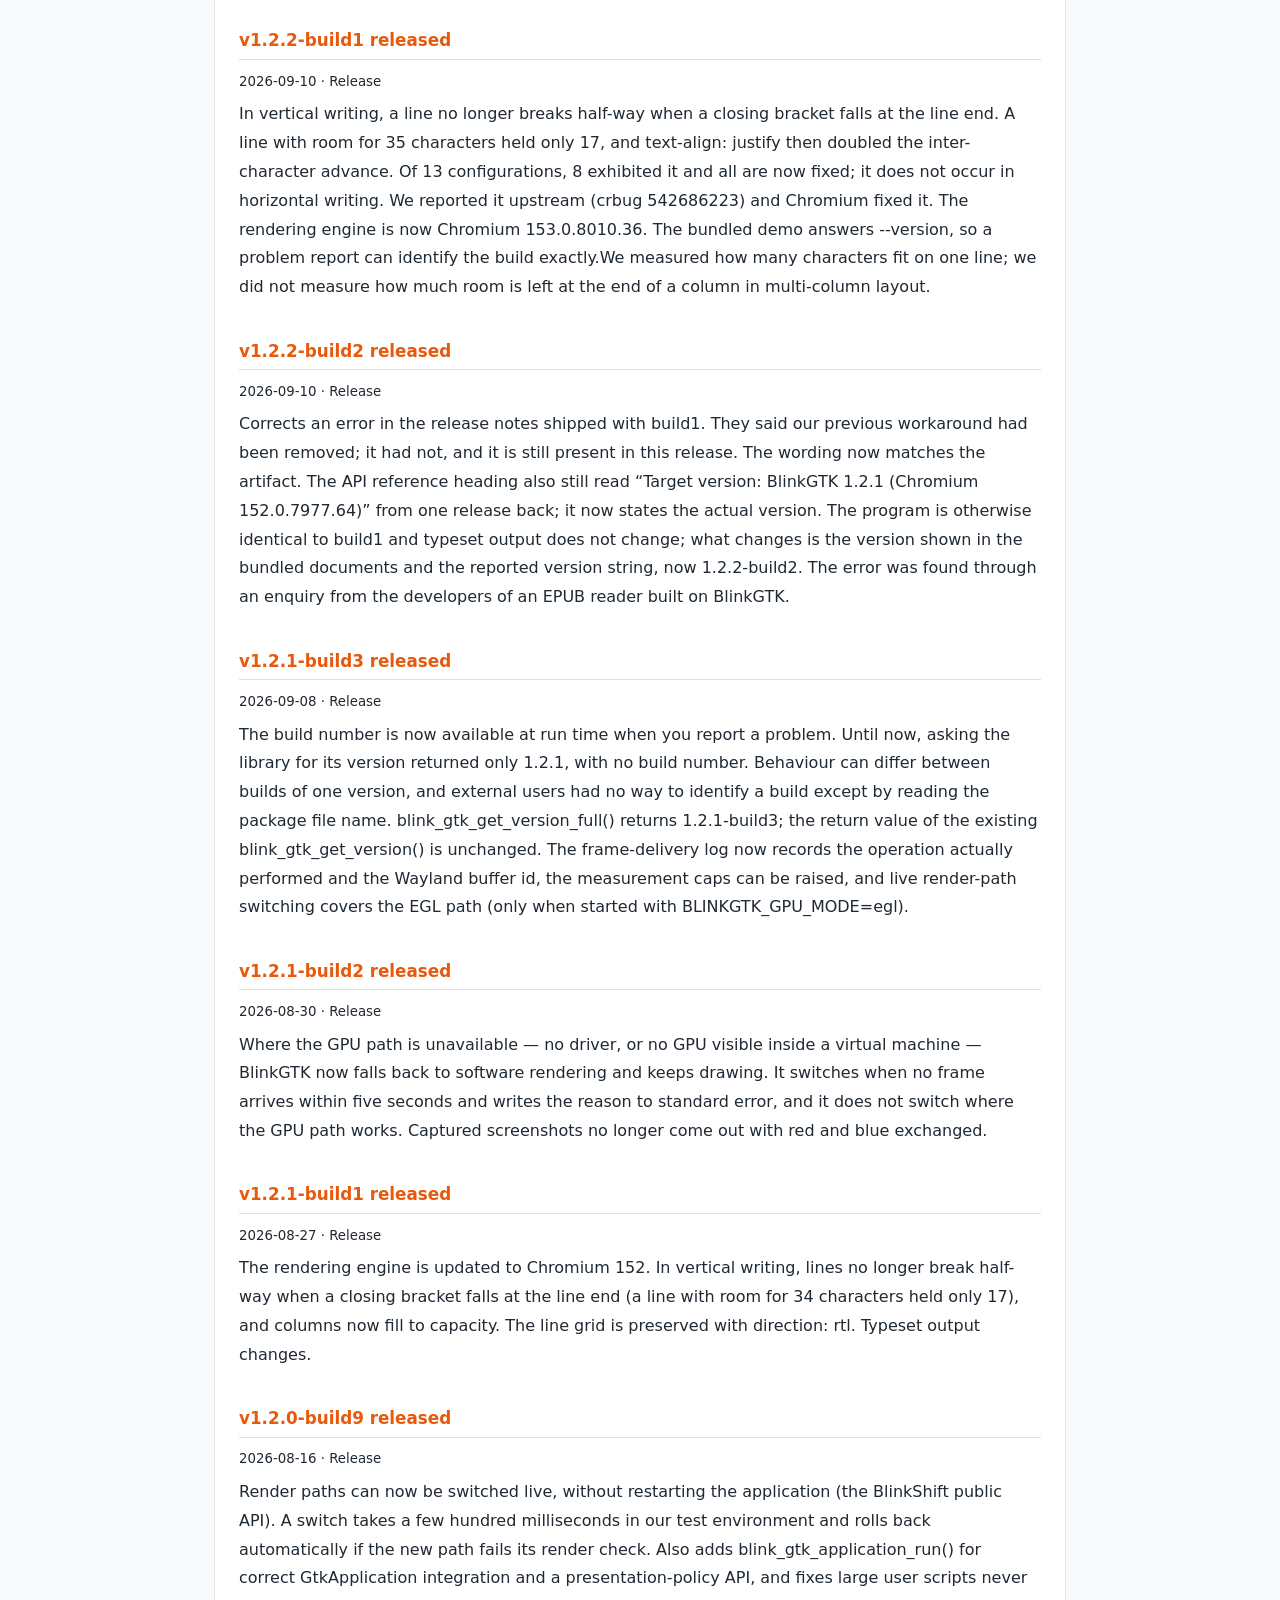
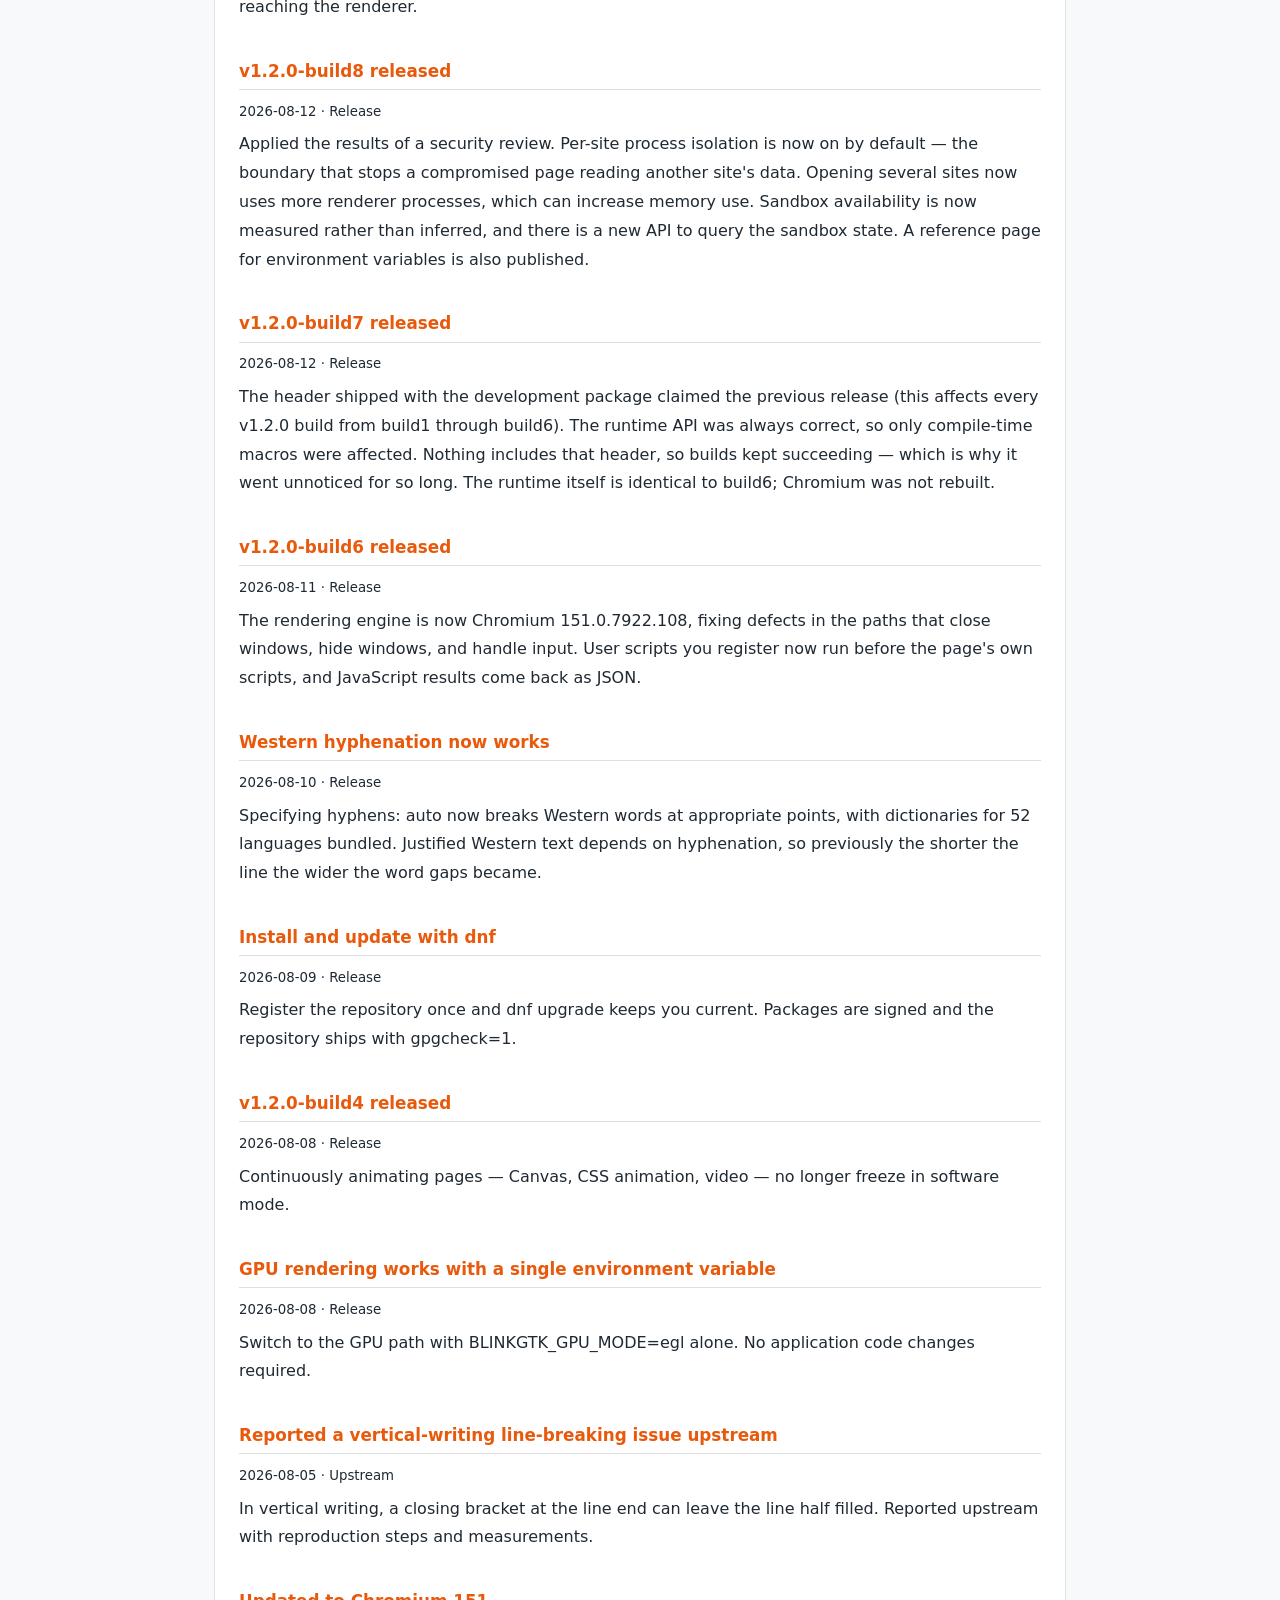
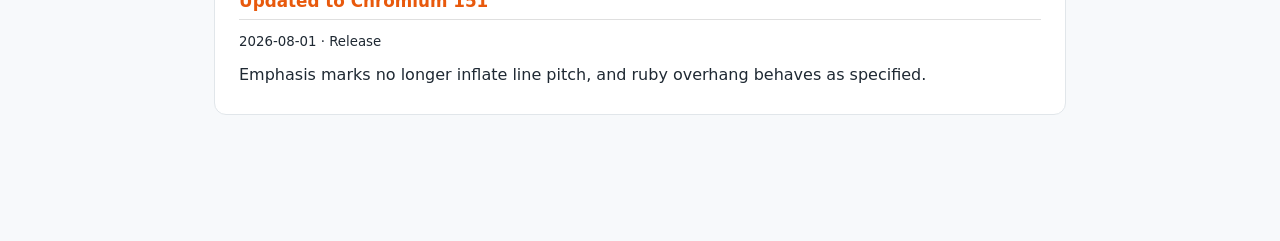
<file: news-en.html>
<!doctype html>
<html lang="en"><head><meta charset="utf-8">
<meta name="viewport" content="width=device-width, initial-scale=1">
<title>News · BlinkGTK</title>
<link rel="alternate" type="application/atom+xml" title="BlinkGTK News" href="https://blinkgtk.com/feed-en.xml">
<link rel="stylesheet" href="docs/docs.css">
<script src="/privacy-consent.js" defer></script>
</head><body><div class="wrap">
<div class="navbar"><a href="./">BlinkGTK</a> · <a href="docs/">Documentation</a> · <a href="news-ja.html">日本語</a></div>
<div class="card doc">
<h1>News</h1>
<p>Updates to BlinkGTK and related work. <a href="https://blinkgtk.com/feed-en.xml">Atom</a></p>
<h2><a href="https://github.com/daisy19gnu/blinkgtk-dist/releases/tag/v1.2.7-build5">v1.2.7-build5 released (1 security fix in Chromium 158.0.8127.88)</a></h2>
<p><small>2026-11-25 · Release</small></p>
<p>Updated to Chromium 158.0.8127.88 with 1 security fix (Critical). There are no changes in how you use BlinkGTK, and you do not need to rebuild your application. The CVE is on the linked page.</p>
<h2><a href="https://github.com/daisy19gnu/blinkgtk-dist/releases/tag/v1.2.7-build4">v1.2.7-build4 released (fix for the application crashing when remote debugging is opened)</a></h2>
<p><small>2026-11-24 · Release</small></p>
<p>Calling blink_web_view_open_devtools() no longer crashes the application. The remote debugging port opens on the requested port, and you can connect to the displayed page from the developer tools of a browser. The port accepts connections only from this machine. The public API is unchanged, so you can update without rebuilding.</p>
<h2><a href="https://github.com/daisy19gnu/blinkgtk-dist/releases/tag/v1.2.7-build3">v1.2.7-build3 released (pages no longer stop on some Web APIs, and more)</a></h2>
<p><small>2026-11-23 · Release</small></p>
<p>Pages that call the badge, on-device speech recognition or web app installation APIs no longer crash or stop. The leave-page confirmation now reaches the JavaScript dialog handler, the language sent to servers follows the environment, and sites that optionally ask for a client certificate open. The public API is unchanged, so you can update without rebuilding, but dialog handlers that return TRUE without checking the type need a change.</p>
<h2><a href="https://github.com/daisy19gnu/blinkgtk-dist/releases/tag/v1.2.7-build2">v1.2.7-build2 released (old screens are no longer shown)</a></h2>
<p><small>2026-11-22 · Release</small></p>
<p>On scale-1 displays with software rendering, frames without the current page&#x27;s drawing and old screens kept while presentation was stopped are no longer shown. Unused X11 code has also been removed. The public API is unchanged, so you can update without rebuilding your application. An installer has been added to BlinkGTK for Windows 1.2.7-build1.</p>
<h2><a href="https://github.com/daisy19gnu/blinkgtk-dist/releases/tag/v1.2.7-build1-windows">BlinkGTK for Windows v1.2.7-build1 released (Chromium 158.0.8127.36)</a></h2>
<p><small>2026-11-20 · Release</small></p>
<p>BlinkGTK for Windows is updated to Chromium 158.0.8127.36. The portable and devel ZIPs are available. Verification was on Windows 11 build 26300; the experimental GPU path was checked on one Intel Iris Xe system only. Windows 10 and other GPUs are unverified.</p>
<h2><a href="https://github.com/daisy19gnu/blinkgtk-dist/releases/tag/v1.2.7-build1">v1.2.7-build1 released (Chromium 158, 204 upstream security fixes)</a></h2>
<p><small>2026-11-19 · Release</small></p>
<p>Updated to Chromium 158.0.8127.36. On the default software path, changed areas are passed to GTK and Wayland as update regions. This reduces the area passed to the compositor when a page changes only a small region; an application CPU-time reduction has not been demonstrated. A setting to suppress page console output on standard output is also available.</p>
<h2><a href="https://github.com/daisy19gnu/blinkgtk-dist/releases/tag/v1.2.6-build4-windows">BlinkGTK for Windows v1.2.6-build4 released (Chromium 157, CPU use on static pages fixed)</a></h2>
<p><small>2026-11-07 · Release</small></p>
<p>Updated BlinkGTK for Windows to Chromium 157.0.8103.38 with 213 upstream security fixes. A static page no longer keeps the CPU busy by reading the screen back over and over. The portable and devel ZIPs are available.</p>
<h2><a href="https://github.com/daisy19gnu/blinkgtk-dist/releases/tag/v1.2.6-build4">v1.2.6-build4 released (memory handling fixes)</a></h2>
<p><small>2026-11-07 · Release</small></p>
<p>Fixed how memory is handled. Chromium is 157.0.8103.38, the same as build1 to build3, and nothing changes in how you use BlinkGTK. If you use build3 or earlier, please update to build4.</p>
<h2><a href="https://github.com/daisy19gnu/blinkgtk-dist/releases/tag/v1.2.6-build3">v1.2.6-build3 released (memory handling fixes)</a></h2>
<p><small>2026-11-06 · Release</small></p>
<p>Fixed how memory is handled. Chromium is 157.0.8103.38, the same as build1 and build2, and nothing changes in how you use BlinkGTK. If you use build2 or earlier, please update to build3. The description of blink_web_view_set_presentation_policy() now also says that a capture taken while presentation is stopped (BLINK_PRESENT_WARM) can put a frame on screen.</p>
<h2><a href="https://github.com/daisy19gnu/blinkgtk-dist/releases/tag/v1.2.6-build2">v1.2.6-build2 released (memory handling fixes)</a></h2>
<p><small>2026-11-05 · Release</small></p>
<p>Fixed how memory is handled. Chromium is 157.0.8103.38, the same as build1, and nothing changes in how you use BlinkGTK. If you use build1, please update to build2.</p>
<h2><a href="https://github.com/daisy19gnu/blinkgtk-dist/releases/tag/v1.2.6-build1">v1.2.6-build1 released (Chromium 157; in vertical text, underlines no longer overlap ruby and joined emoji render as one)</a></h2>
<p><small>2026-11-04 · Release</small></p>
<p>Updated to Chromium 157.0.8103.38. In vertical text, underlines on ruby-annotated text no longer overlap the ruby, joined emoji render as a single emoji, and text-decoration-inset works. The startup optimization is back, and pages finish loading about 0.3 seconds sooner.</p>
<h2><a href="https://github.com/daisy19gnu/blinkgtk-dist/releases/tag/v1.2.5-build5-windows">BlinkGTK for Windows v1.2.5-build5 released (Chromium 156.0.8078.79 security fixes, File System Access protection)</a></h2>
<p><small>2026-11-02 · Release</small></p>
<p>Updated BlinkGTK for Windows to Chromium 156.0.8078.79 with 21 upstream security fixes. When a location a page picks with the file picker APIs is inside C:\Windows, Program Files, AppData, configuration folders in your home folder and similar places, it is no longer passed to the page. The portable and devel ZIPs are available.</p>
<h2><a href="https://github.com/daisy19gnu/blinkgtk-dist/releases/tag/v1.2.5-build5">v1.2.5-build5 released (crash fix in the file picker APIs, sensitive locations are stopped)</a></h2>
<p><small>2026-11-01 · Release</small></p>
<p>Fixed a crash of the application when a page calls the file picker APIs (build2 to build4). File System Access now stops sensitive locations such as configuration directories in your home directory. One startup improvement was removed, so startup is slightly slower.</p>
<h2><a href="https://github.com/daisy19gnu/blinkgtk-dist/releases/tag/v1.2.5-build4">v1.2.5-build4 released (21 security fixes in Chromium 156.0.8078.79)</a></h2>
<p><small>2026-11-01 · Release</small></p>
<p>Updated to Chromium 156.0.8078.79 with 21 security fixes (1 Critical, 19 High, 1 Medium). There are no changes in how you use BlinkGTK. Four of them, related to File System Access, did not reach BlinkGTK in build4 and take effect from build5. The CVE list is on the linked page.</p>
<h2><a href="https://github.com/daisy19gnu/blinkgtk-dist/releases/tag/v1.2.5-build3-windows">BlinkGTK for Windows v1.2.5-build3 released</a></h2>
<p><small>2026-10-30 · Release</small></p>
<p>Updated BlinkGTK for Windows to Chromium 156.0.8078.73 with upstream security fixes. The portable and devel ZIPs are available.</p>
<h2><a href="https://github.com/daisy19gnu/blinkgtk-dist/releases/tag/v1.2.5-build3">v1.2.5-build3 released (Chromium 156.0.8078.73 security fixes)</a></h2>
<p><small>2026-10-29 · Release</small></p>
<p>Updated to Chromium 156.0.8078.73 and included upstream security fixes. Fedora 45 RPM, Debian DEB and tarball packages are available.</p>
<h2><a href="https://github.com/daisy19gnu/blinkgtk-dist/releases/tag/v1.2.5-build2">v1.2.5-build2 released (page colors follow the GTK theme, faster startup)</a></h2>
<p><small>2026-10-27 · Release</small></p>
<p>The page color scheme (light / dark), form controls and scrollbars now follow the GTK theme, and switching the theme while the app runs switches the page too. Set BLINKGTK_FOLLOW_GTK_THEME=0 to keep pages always light, as before. Startup is also faster.</p>
<h2><a href="https://github.com/daisy19gnu/blinkgtk-dist/releases/tag/v1.2.5-build1-windows">BlinkGTK for Windows v1.2.5-build1 released</a></h2>
<p><small>2026-10-23 · Release</small></p>
<p>BlinkGTK for Windows moves to Chromium 156.0.8078.47 and now matches the Linux v1.2.5-build1. Hanging punctuation and one-line warichu work on Windows too, and blink_gtk_has_typesetting_feature() returns TRUE for both &quot;hanging-punctuation:allow-end&quot; and &quot;warichu:single-line&quot;. The Linux 1.2.5 API changes (the load-failed error number is an int, is-loading returns to False when loading ends, and others) are included, but their behavior on Windows has not been checked yet. Rebuild apps that embed it with the new devel ZIP.</p>
<h2><a href="https://github.com/daisy19gnu/blinkgtk-dist/releases/tag/v1.2.5-build1">v1.2.5-build1 released (Chromium 156, usable from Python)</a></h2>
<p><small>2026-10-22 · Release</small></p>
<p>The rendering engine is updated to Chromium 156. BlinkGTK can now be used from Python (PyGObject), and the launcher blinkgtk-run is included. API behavior is also corrected; for example, set_user_agent() now applies to pages opened with load_uri().</p>
<h2><a href="https://github.com/daisy19gnu/blinkgtk-dist/releases/tag/v1.2.4-build4-windows">BlinkGTK for Windows v1.2.4-build4 released</a></h2>
<p><small>2026-10-18 · Release</small></p>
<p>BlinkGTK for Windows now bundles a Vulkan-enabled GTK and adds an experimental GPU path. The path is used only when the environment variable BLINKGTK_WIN_GPU_PATH=vulkan is set. It is disabled by default and confirmed on one Intel Iris Xe machine only. In 1.2.4-build2, blink_gtk_has_typesetting_feature() returned TRUE for hanging punctuation although it did not work; this release fixes that. Chromium stays at 155.0.8059.39, and the engine-side changes for hanging punctuation and warichu made in the Linux build are not included.</p>
<h2><a href="https://github.com/daisy19gnu/blinkgtk-dist/releases/tag/v1.2.4-build4">v1.2.4-build4 released (fixes after navigation)</a></h2>
<p><small>2026-10-14 · Release</small></p>
<p>Fixed a crash when clicking the page after a navigation, and an issue where the app stopped responding when navigating with accessibility enabled. The DEB file names in the bundled INSTALL and README are also corrected.</p>
<h2><a href="https://github.com/daisy19gnu/blinkgtk-dist/releases/tag/v1.2.4-build3">v1.2.4-build3 released (warichu, capture fixes)</a></h2>
<p><small>2026-10-14 · Release</small></p>
<p>Inline cutting notes (warichu) that fit on one line can now be set (CSS -blinkgtk-warichu: auto; the syntax is experimental). Fixed: static-page captures (software async) that timed out after 2 seconds but left a file, swapped colours in EGL captures, and render path switches that always rolled back on white pages. The async capture on the software path now, in most cases, returns the screen at the time of the request.</p>
<h2><a href="https://github.com/daisy19gnu/blinkgtk-dist/releases/tag/v1.2.4-build2-windows">BlinkGTK for Windows v1.2.4-build2 released</a></h2>
<p><small>2026-10-11 · Release</small></p>
<p>BlinkGTK for Windows is updated to Chromium 155.0.8059.39 (the upstream source of the same version as the Linux build v1.2.4-build2). The update notice (BLINKGTK_UPDATE_CHECK=1, off by default) is included; on Windows it is visible only with --enable-logging. The build now has DCHECK disabled, and the portable ZIP is 376 MiB.</p>
<h2><a href="https://github.com/daisy19gnu/blinkgtk-dist/releases/tag/v1.2.4-build2">v1.2.4-build2 released (update notice fix)</a></h2>
<p><small>2026-10-11 · Release</small></p>
<p>The optional update notice (BLINKGTK_UPDATE_CHECK=1, off by default) always failed because the release list was larger than the receive limit. The limit is raised. If the notice is not enabled, behavior is the same as build1.</p>
<h2><a href="https://github.com/daisy19gnu/blinkgtk-dist/releases/tag/v1.2.4-build1">v1.2.4-build1 released (Chromium 155; Fedora 44 support ended)</a></h2>
<p><small>2026-10-07 · Release</small></p>
<p>The engine is updated to Chromium 155. It includes the upstream fix for lines after ruby shifting up, and hanging punctuation at the line end in vertical text is enabled by default. On a scale-1 display software rendering no longer issues capture requests and readback, which lowers CPU usage. RPMs are now built for Fedora 45 or later only. If you use dnf on Fedora 45, install blinkgtk-release once as described in the release notes. Fedora 44 users stay on v1.2.3.</p>
<h2><a href="https://github.com/daisy19gnu/blinkgtk-dist/releases/tag/v1.2.3-build4-windows">BlinkGTK for Windows v1.2.3-build4 released</a></h2>
<p><small>2026-09-29 · Release</small></p>
<p>BlinkGTK for Windows now takes in the upstream source of the same version as the Linux build v1.2.3-build4. The vertical-layout changes are in the Windows build too: with the flag CJKVerticalColumnFragmentation enabled, vertical text inside a horizontal multicol container is split into columns. Fixes such as base_uri in blink_web_view_load_html() are included as well.</p>
<h2><a href="https://github.com/daisy19gnu/blinkgtk-dist/releases/tag/v1.2.3-build4">v1.2.3-build4 released</a></h2>
<p><small>2026-09-28 · Release</small></p>
<p>Software rendering no longer copies the pixels of every frame before handing them to GTK. Animations run about 24% more often at scale 2, and about 9% more frames reach the screen at scale 1. Also fixes load_html not applying base_uri, a first paint delayed by about 25 seconds when the accessibility bus does not respond, stored permissions being read on the UI thread, and GTK warnings with ibus when a view is closed. The public API is unchanged.</p>
<h2><a href="https://github.com/daisy19gnu/blinkgtk-dist/releases/tag/v1.2.3-build3-windows">BlinkGTK for Windows v1.2.3-build3 released</a></h2>
<p><small>2026-09-28 · Release</small></p>
<p>BlinkGTK for Windows is now on Chromium 154, and its version number, v1.2.3-build3, matches the Linux build. The public API added in Linux 1.2.2 and 1.2.3 is now exported from the Windows DLL too, though the newly added entry points have not been checked on Windows yet. If you use MSVC on Japanese Windows, compile with /utf-8.</p>
<h2><a href="https://github.com/daisy19gnu/blinkgtk-dist/releases/tag/v1.2.3-build3">v1.2.3-build3 released</a></h2>
<p><small>2026-09-26 · Release</small></p>
<p>Opening audio of 5 MB or more served over a custom scheme (such as ebook://) with &lt;audio&gt; no longer makes the whole application window stop responding. Long narration audio can be played and seeked as is. The public API is unchanged.</p>
<h2><a href="https://github.com/daisy19gnu/blinkgtk-dist/releases/tag/v1.2.3-build2">v1.2.3-build2 released</a></h2>
<p><small>2026-09-25 · Release</small></p>
<p>Pages can now be written to PDF files (blink_web_view_print_to_pdf_with_options). Saving downloads, deciding where links and new windows open, the camera and microphone, answering HTTP authentication, remembering permission decisions, and choosing default fonts and a minimum font size are added too. swiftshader mode showing nothing on screen is fixed. The 1.2.3-build1 news said the default encoding was not applied yet; it was already applied as of 1.2.3-build1 (the earlier result came from an ASCII-only page). The CUPS library (libcups.so.2) is now required at run time.</p>
<h2><a href="https://github.com/daisy19gnu/blinkgtk-dist/releases/tag/v1.2.1-build3-windows">BlinkGTK for Windows v1.2.1-build3 released</a></h2>
<p><small>2026-09-24 · Release</small></p>
<p>The first BlinkGTK package for Windows is out, produced by BlinkGTK-Windows. There is a ZIP you unpack and run (bin\blinkgtk_browser.exe) and a devel ZIP for embedding BlinkGTK in your application. It targets x64 Windows 10 (64-bit) or later and was verified on Windows 11 Pro. It is based on Chromium 152, a different version from the Linux build (v1.2.3, Chromium 154). Rendering uses the software path only, and the package is not code-signed yet.</p>
<h2><a href="https://github.com/daisy19gnu/blinkgtk-dist/releases/tag/v1.2.3-build1">v1.2.3-build1 released</a></h2>
<p><small>2026-09-24 · Release</small></p>
<p>The rendering engine is updated to Chromium 154.0.8037.57. Settings such as blink_web_view_set_javascript_enabled(FALSE) now take effect on the page. Up to 1.2.2 the value was only stored, and page scripts still ran after passing FALSE. Turning off images and localStorage, and the default font size, also work now. The default encoding does not take effect yet. The input method now follows GTK&#x27;s choice. To get the 1.2.2 behaviour, set BLINKGTK_IM_MODULE=ibus. A custom-scheme handler can return out_mime with a charset and the page is still shown as HTML, and pages can call fetch() on schemes listed in BLINKGTK_EXTRA_SCHEMES. Packaged builds start without naming the resource directory. These fixes follow reports from an external user. From this release there are also Fedora 45 RPMs (.fc45). They contain the same binaries as the Fedora 44 packages, repackaged on a Fedora 45 machine. The dnf repository is now split by Fedora release. Existing settings keep receiving the Fedora 44 packages. To receive the Fedora 45 packages through dnf, fetch blinkgtk.repo again (sudo curl -o /etc/yum.repos.d/blinkgtk.repo https://blinkgtk.org/repo/fedora/blinkgtk.repo).</p>
<h2><a href="https://github.com/daisy19gnu/blinkgtk-dist">From v1.2.4, packages will target Fedora 45 or newer</a></h2>
<p><small>2026-09-20 · Notice</small></p>
<p>From v1.2.4 (Chromium 155, upstream stable expected 2026-10-06), the packages we distribute will target Fedora 45 or newer. Fedora 44 will be served up to v1.2.3 (Chromium 154). The reason is that our build machine moves to Fedora 45. BlinkGTK packages link directly against the C library (glibc) of the machine that built them, and glibc compatibility runs one way: what is built on a newer version cannot be loaded on an older one. Fedora 45 ships glibc 2.44 and Fedora 44 ships 2.43, so a package built on Fedora 45 will not install on Fedora 44. If you are on Fedora 44, v1.2.3 stays available and will not be withdrawn. Upgrading to Fedora 45 lets you receive v1.2.4 and later through dnf as usual, with no change to the repository configuration. Packages up to v1.2.3 also run on Fedora 45; we verified this by installing and loading them there (Fedora 45, glibc 2.44, GTK4 4.23.4). Fedora 44 itself is supported until 2027-06-02, so our support ends earlier than that.</p>
<h2><a href="https://github.com/daisy19gnu/blinkgtk-dist/releases/tag/v1.2.2-build6">v1.2.2-build6 released</a></h2>
<p><small>2026-09-19 · Release</small></p>
<p>Each view can now have its own profile and cache. Until now every WebView in a process shared one profile and one cache, so opening the same URL in several views served all but the first from the cache and only one real load took place. Pass a name — blink_web_view_new_with_profile(&quot;tab1&quot;) — and that view gets its own HTTP cache, cookies, localStorage and IndexedDB. Names may contain letters, digits, - and _ ; the same name means the same profile. A named profile keeps its HTTP cache under profiles/NAME/Cache, so it survives across runs. The default blink_web_view_new() behaves as before. The permission-request signal also now names 40 permission types instead of 13, so the 27 that previously arrived as unknown (screen-wake-lock, local-fonts, persistent-storage, automatic-fullscreen, pointer-lock and others) can be told apart.</p>
<h2><a href="https://github.com/daisy19gnu/blinkgtk-dist/releases/tag/v1.2.2-build5">v1.2.2-build5 released</a></h2>
<p><small>2026-09-14 · Release</small></p>
<p>The rendering path can now be chosen from the API. Call blink_gtk_set_gpu_mode() before blink_gtk_init() and the engine starts on that path. Until now, asking for EGL through blink_web_view_new_with_gpu_mode() did not change the path. The rendering path is settled during engine initialisation, together with the startup flags handed to the GPU process, so it can no longer be changed by the time a WebView is created. The startup log named EGL in both cases, so there was no way to tell from outside whether the request had taken effect. Without also setting BLINKGTK_GPU_MODE, applications asking for EGL were running on the CPU pixel path, which has different performance characteristics from the zero-copy path. After initialisation, blink_web_view_get_gpu_mode() reports the path actually in use, and the startup log names it as well. Reported by an external user. The rendering engine remains Chromium 153.0.8010.36, and typesetting results are unchanged from build4.</p>
<h2><a href="https://github.com/daisy19gnu/blinkgtk-dist/releases/tag/v1.2.2-build4">v1.2.2-build4 released</a></h2>
<p><small>2026-09-13 · Release</small></p>
<p>Fixed a problem where the GPU path (BLINKGTK_GPU_MODE=egl) stayed blank from start to finish on systems using a Virtio GPU, such as virtual machines. To decide whether a frame is empty, the engine reads the drawn image from the CPU side; on this kind of GPU the drawing happens outside the machine, so that read sees nothing, and frames that did have content were judged empty and withheld. Pages without animation were the most affected, staying blank for as long as they were open. A frame that reads as all zeros is no longer treated as empty but as &quot;we cannot tell from here&quot;, and display is withheld only when the frame is genuinely white. Assistive technology started after the application now reaches the content as well; until now a screen reader had to be running before launch, so turning one on was too late. The rendering engine remains Chromium 153.0.8010.36.</p>
<h2><a href="https://github.com/daisy19gnu/blinkgtk-dist/releases/tag/v1.2.2-build3">v1.2.2-build3 released</a></h2>
<p><small>2026-09-11 · Release</small></p>
<p>Closing the window before a page finished loading no longer crashes. Opening a book and closing it right away — an ordinary action — triggered it; closing after the page had rendered did not, which made it easy to miss. The cause was ours: while the page container was being torn down, a notification was delivered to a handler that was already looking at something released. The handler is now detached first. The workaround (waiting for the load to finish before closing) is no longer needed. Reported by an external user. This build also adds a diagnostic that asks the compositor whether a frame reached the screen — previously our records ended at &quot;the buffer was submitted&quot;, so &quot;the content was empty&quot; and &quot;the content was there but never displayed&quot; could not be told apart. It is printed only with BLINKGTK_GX_LOG=1; nothing changes by default. The rendering engine remains Chromium 153.0.8010.36 and typesetting is unchanged from build2.</p>
<h2><a href="https://github.com/daisy19gnu/blinkgtk-dist/releases/tag/v1.2.2-build1">v1.2.2-build1 released</a></h2>
<p><small>2026-09-10 · Release</small></p>
<p>In vertical writing, a line no longer breaks half-way when a closing bracket falls at the line end. A line with room for 35 characters held only 17, and text-align: justify then doubled the inter-character advance. Of 13 configurations, 8 exhibited it and all are now fixed; it does not occur in horizontal writing. We reported it upstream (crbug 542686223) and Chromium fixed it. The rendering engine is now Chromium 153.0.8010.36. The bundled demo answers --version, so a problem report can identify the build exactly.We measured how many characters fit on one line; we did not measure how much room is left at the end of a column in multi-column layout.</p>
<h2><a href="https://github.com/daisy19gnu/blinkgtk-dist/releases/tag/v1.2.2-build2">v1.2.2-build2 released</a></h2>
<p><small>2026-09-10 · Release</small></p>
<p>Corrects an error in the release notes shipped with build1. They said our previous workaround had been removed; it had not, and it is still present in this release. The wording now matches the artifact. The API reference heading also still read “Target version: BlinkGTK 1.2.1 (Chromium 152.0.7977.64)” from one release back; it now states the actual version. The program is otherwise identical to build1 and typeset output does not change; what changes is the version shown in the bundled documents and the reported version string, now 1.2.2-build2. The error was found through an enquiry from the developers of an EPUB reader built on BlinkGTK.</p>
<h2><a href="https://github.com/daisy19gnu/blinkgtk-dist/releases/tag/v1.2.1-build3">v1.2.1-build3 released</a></h2>
<p><small>2026-09-08 · Release</small></p>
<p>The build number is now available at run time when you report a problem. Until now, asking the library for its version returned only 1.2.1, with no build number. Behaviour can differ between builds of one version, and external users had no way to identify a build except by reading the package file name. blink_gtk_get_version_full() returns 1.2.1-build3; the return value of the existing blink_gtk_get_version() is unchanged. The frame-delivery log now records the operation actually performed and the Wayland buffer id, the measurement caps can be raised, and live render-path switching covers the EGL path (only when started with BLINKGTK_GPU_MODE=egl).</p>
<h2><a href="https://github.com/daisy19gnu/blinkgtk-dist/releases/tag/v1.2.1-build2">v1.2.1-build2 released</a></h2>
<p><small>2026-08-30 · Release</small></p>
<p>Where the GPU path is unavailable — no driver, or no GPU visible inside a virtual machine — BlinkGTK now falls back to software rendering and keeps drawing. It switches when no frame arrives within five seconds and writes the reason to standard error, and it does not switch where the GPU path works. Captured screenshots no longer come out with red and blue exchanged.</p>
<h2><a href="https://github.com/daisy19gnu/blinkgtk-dist/releases/tag/v1.2.1-build1">v1.2.1-build1 released</a></h2>
<p><small>2026-08-27 · Release</small></p>
<p>The rendering engine is updated to Chromium 152. In vertical writing, lines no longer break half-way when a closing bracket falls at the line end (a line with room for 34 characters held only 17), and columns now fill to capacity. The line grid is preserved with direction: rtl. Typeset output changes.</p>
<h2><a href="https://github.com/daisy19gnu/blinkgtk-dist/releases/tag/v1.2.0-build9">v1.2.0-build9 released</a></h2>
<p><small>2026-08-16 · Release</small></p>
<p>Render paths can now be switched live, without restarting the application (the BlinkShift public API). A switch takes a few hundred milliseconds in our test environment and rolls back automatically if the new path fails its render check. Also adds blink_gtk_application_run() for correct GtkApplication integration and a presentation-policy API, and fixes large user scripts never reaching the renderer.</p>
<h2><a href="https://github.com/daisy19gnu/blinkgtk-dist/releases/tag/v1.2.0-build8">v1.2.0-build8 released</a></h2>
<p><small>2026-08-12 · Release</small></p>
<p>Applied the results of a security review. Per-site process isolation is now on by default — the boundary that stops a compromised page reading another site&#x27;s data. Opening several sites now uses more renderer processes, which can increase memory use. Sandbox availability is now measured rather than inferred, and there is a new API to query the sandbox state. A reference page for environment variables is also published.</p>
<h2><a href="https://github.com/daisy19gnu/blinkgtk-dist/releases/tag/v1.2.0-build7">v1.2.0-build7 released</a></h2>
<p><small>2026-08-12 · Release</small></p>
<p>The header shipped with the development package claimed the previous release (this affects every v1.2.0 build from build1 through build6). The runtime API was always correct, so only compile-time macros were affected. Nothing includes that header, so builds kept succeeding — which is why it went unnoticed for so long. The runtime itself is identical to build6; Chromium was not rebuilt.</p>
<h2><a href="https://github.com/daisy19gnu/blinkgtk-dist/releases/tag/v1.2.0-build6">v1.2.0-build6 released</a></h2>
<p><small>2026-08-11 · Release</small></p>
<p>The rendering engine is now Chromium 151.0.7922.108, fixing defects in the paths that close windows, hide windows, and handle input. User scripts you register now run before the page&#x27;s own scripts, and JavaScript results come back as JSON.</p>
<h2><a href="https://blinkgtk.org/docs/version-history-ja.html">Western hyphenation now works</a></h2>
<p><small>2026-08-10 · Release</small></p>
<p>Specifying hyphens: auto now breaks Western words at appropriate points, with dictionaries for 52 languages bundled. Justified Western text depends on hyphenation, so previously the shorter the line the wider the word gaps became.</p>
<h2><a href="https://blinkgtk.org/docs/installation/INSTALLATION-ja.html">Install and update with dnf</a></h2>
<p><small>2026-08-09 · Release</small></p>
<p>Register the repository once and dnf upgrade keeps you current. Packages are signed and the repository ships with gpgcheck=1.</p>
<h2><a href="https://github.com/daisy19gnu/blinkgtk-dist/releases/tag/v1.2.0-build4">v1.2.0-build4 released</a></h2>
<p><small>2026-08-08 · Release</small></p>
<p>Continuously animating pages — Canvas, CSS animation, video — no longer freeze in software mode.</p>
<h2><a href="https://blinkgtk.org/docs/api-reference/environment-variables-ja.html">GPU rendering works with a single environment variable</a></h2>
<p><small>2026-08-08 · Release</small></p>
<p>Switch to the GPU path with BLINKGTK_GPU_MODE=egl alone. No application code changes required.</p>
<h2><a href="https://issues.chromium.org/issues/542686223">Reported a vertical-writing line-breaking issue upstream</a></h2>
<p><small>2026-08-05 · Upstream</small></p>
<p>In vertical writing, a closing bracket at the line end can leave the line half filled. Reported upstream with reproduction steps and measurements.</p>
<h2><a href="https://blinkgtk.org/docs/chromium-feature-history-ja.html">Updated to Chromium 151</a></h2>
<p><small>2026-08-01 · Release</small></p>
<p>Emphasis marks no longer inflate line pitch, and ruby overhang behaves as specified.</p>
</div></div></body></html>
</file>
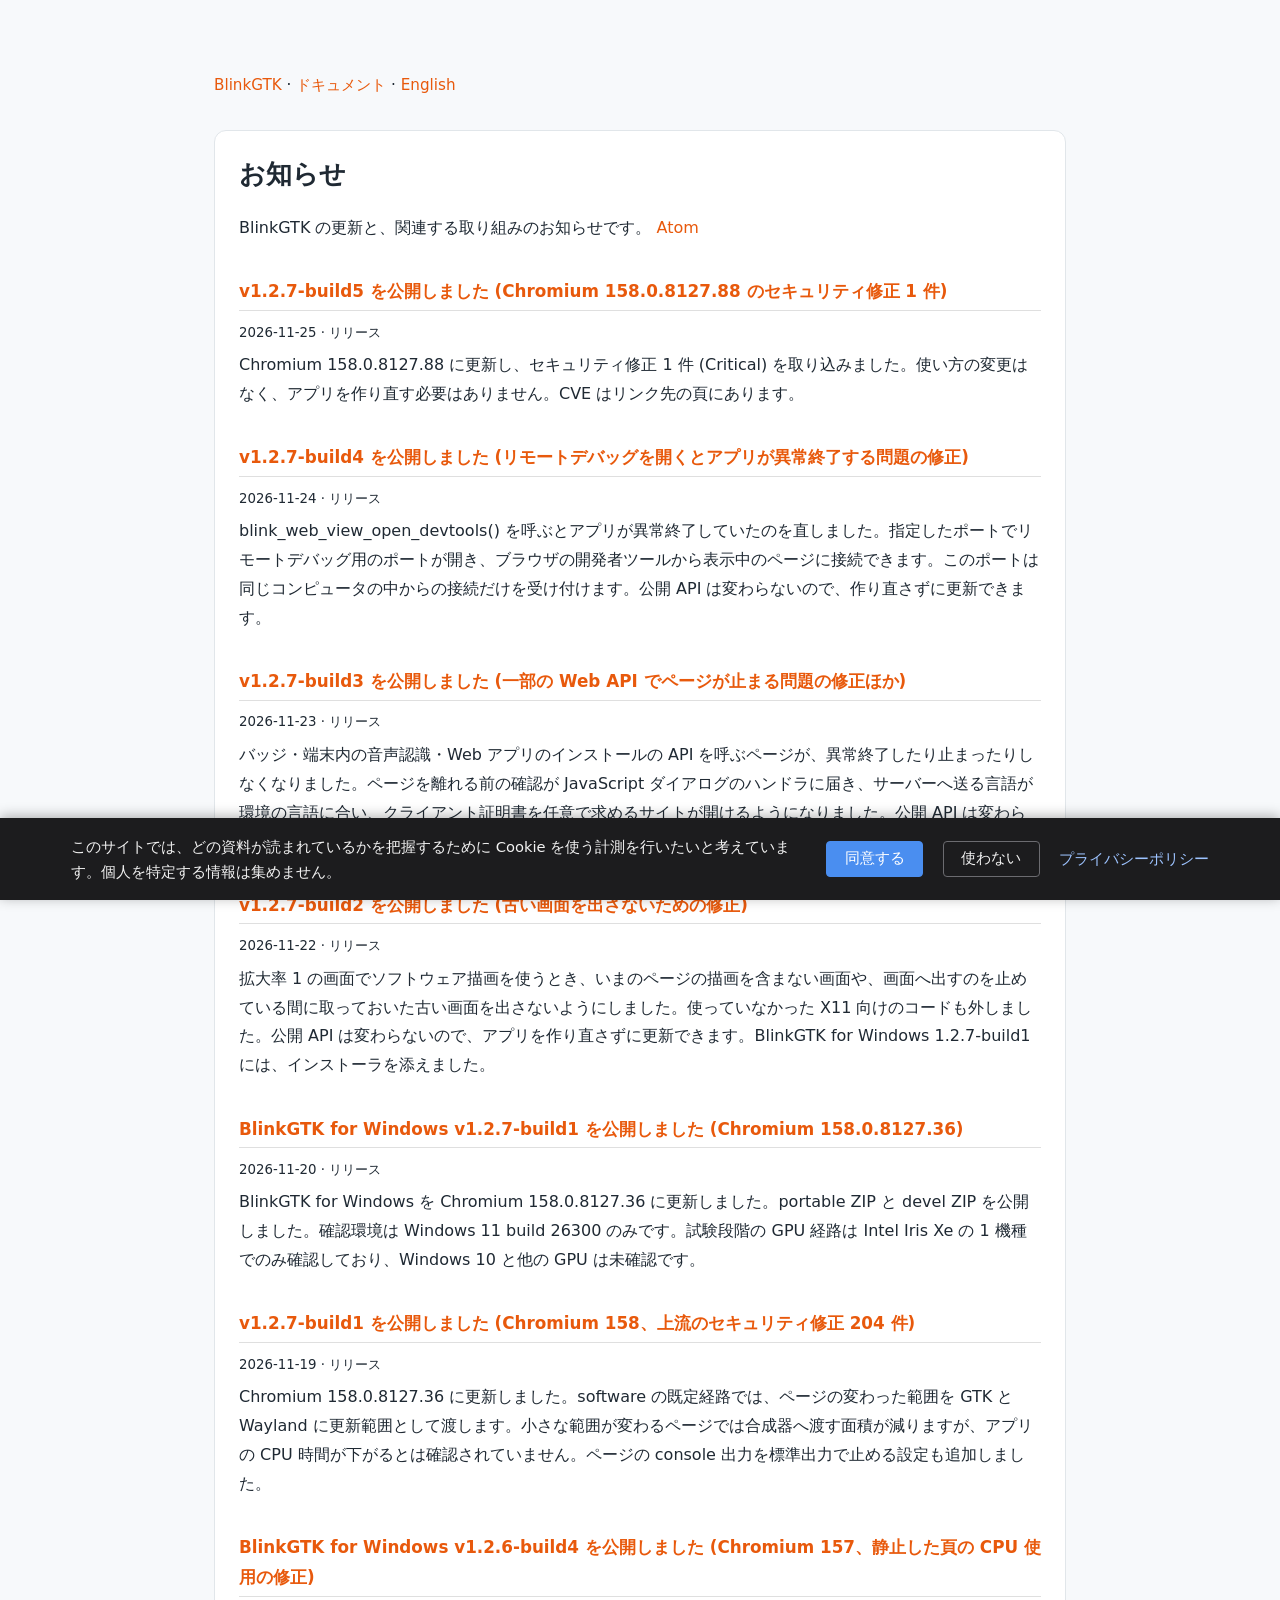
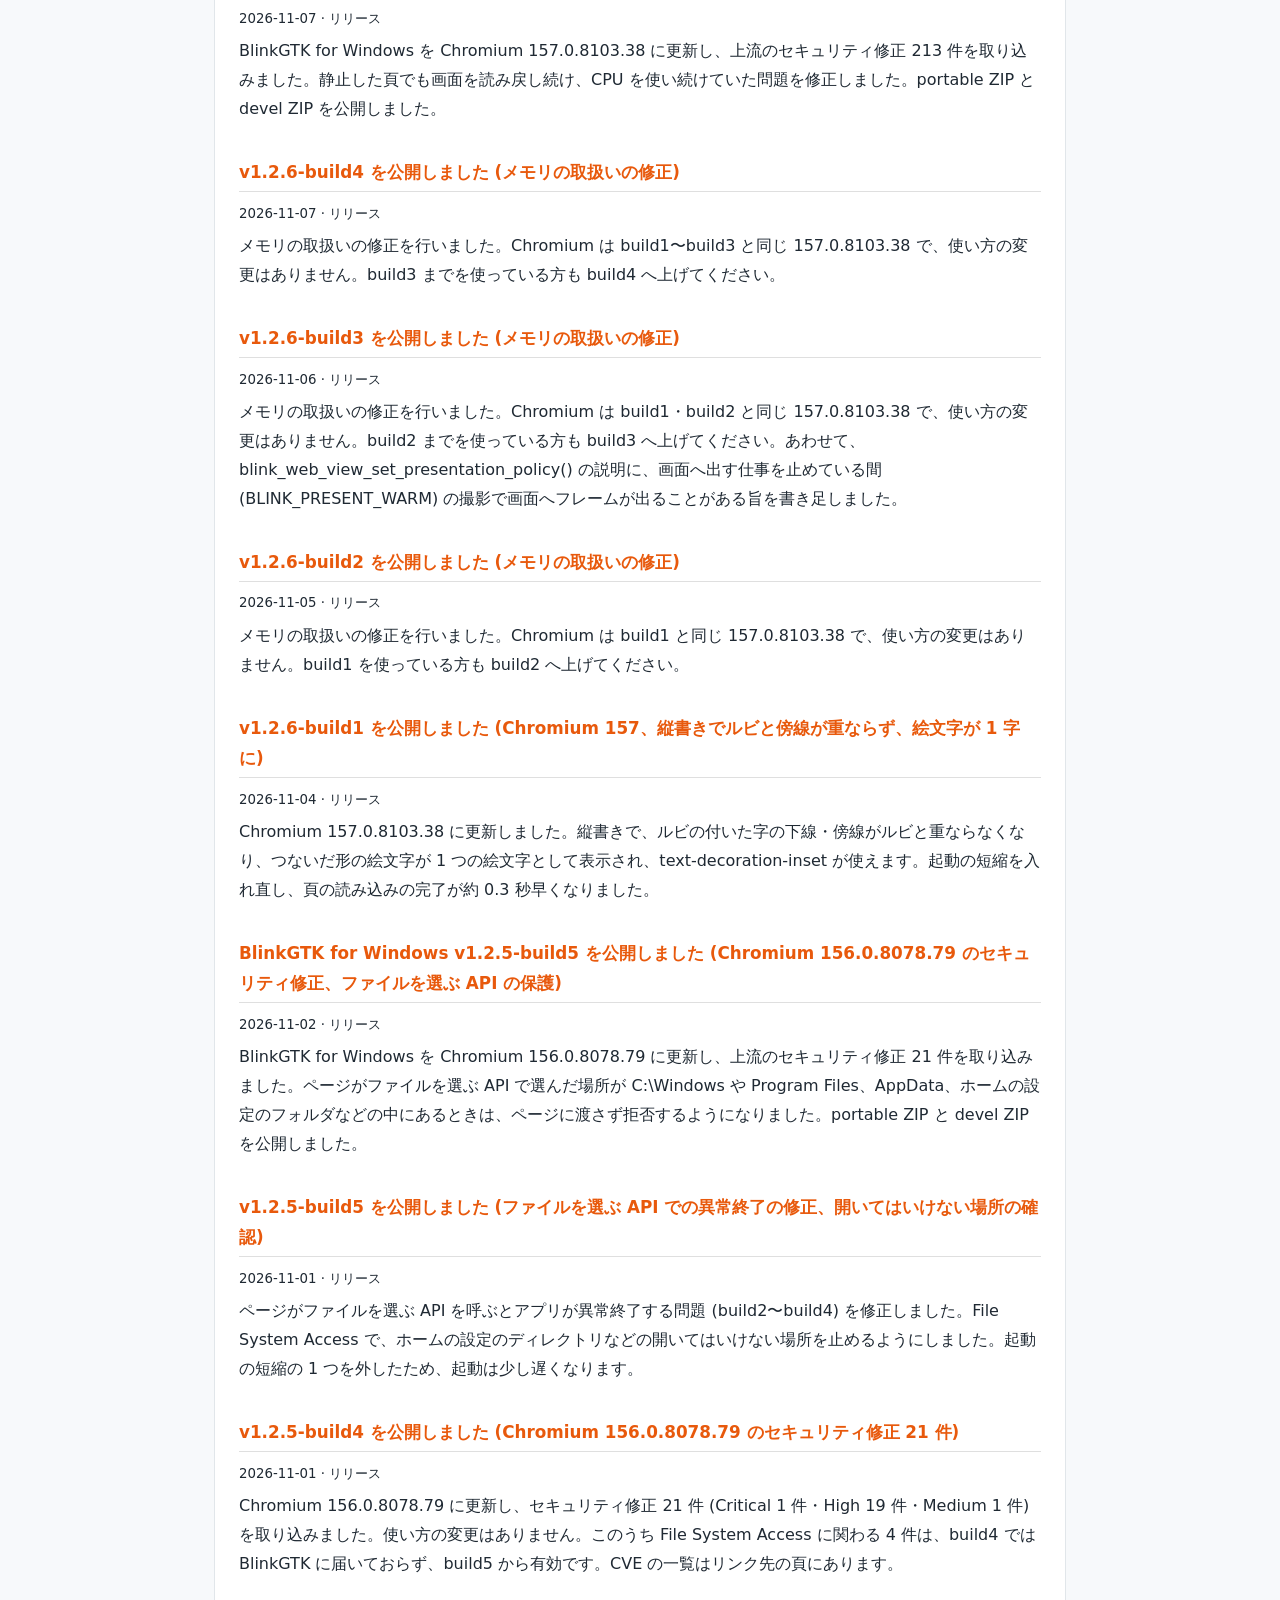
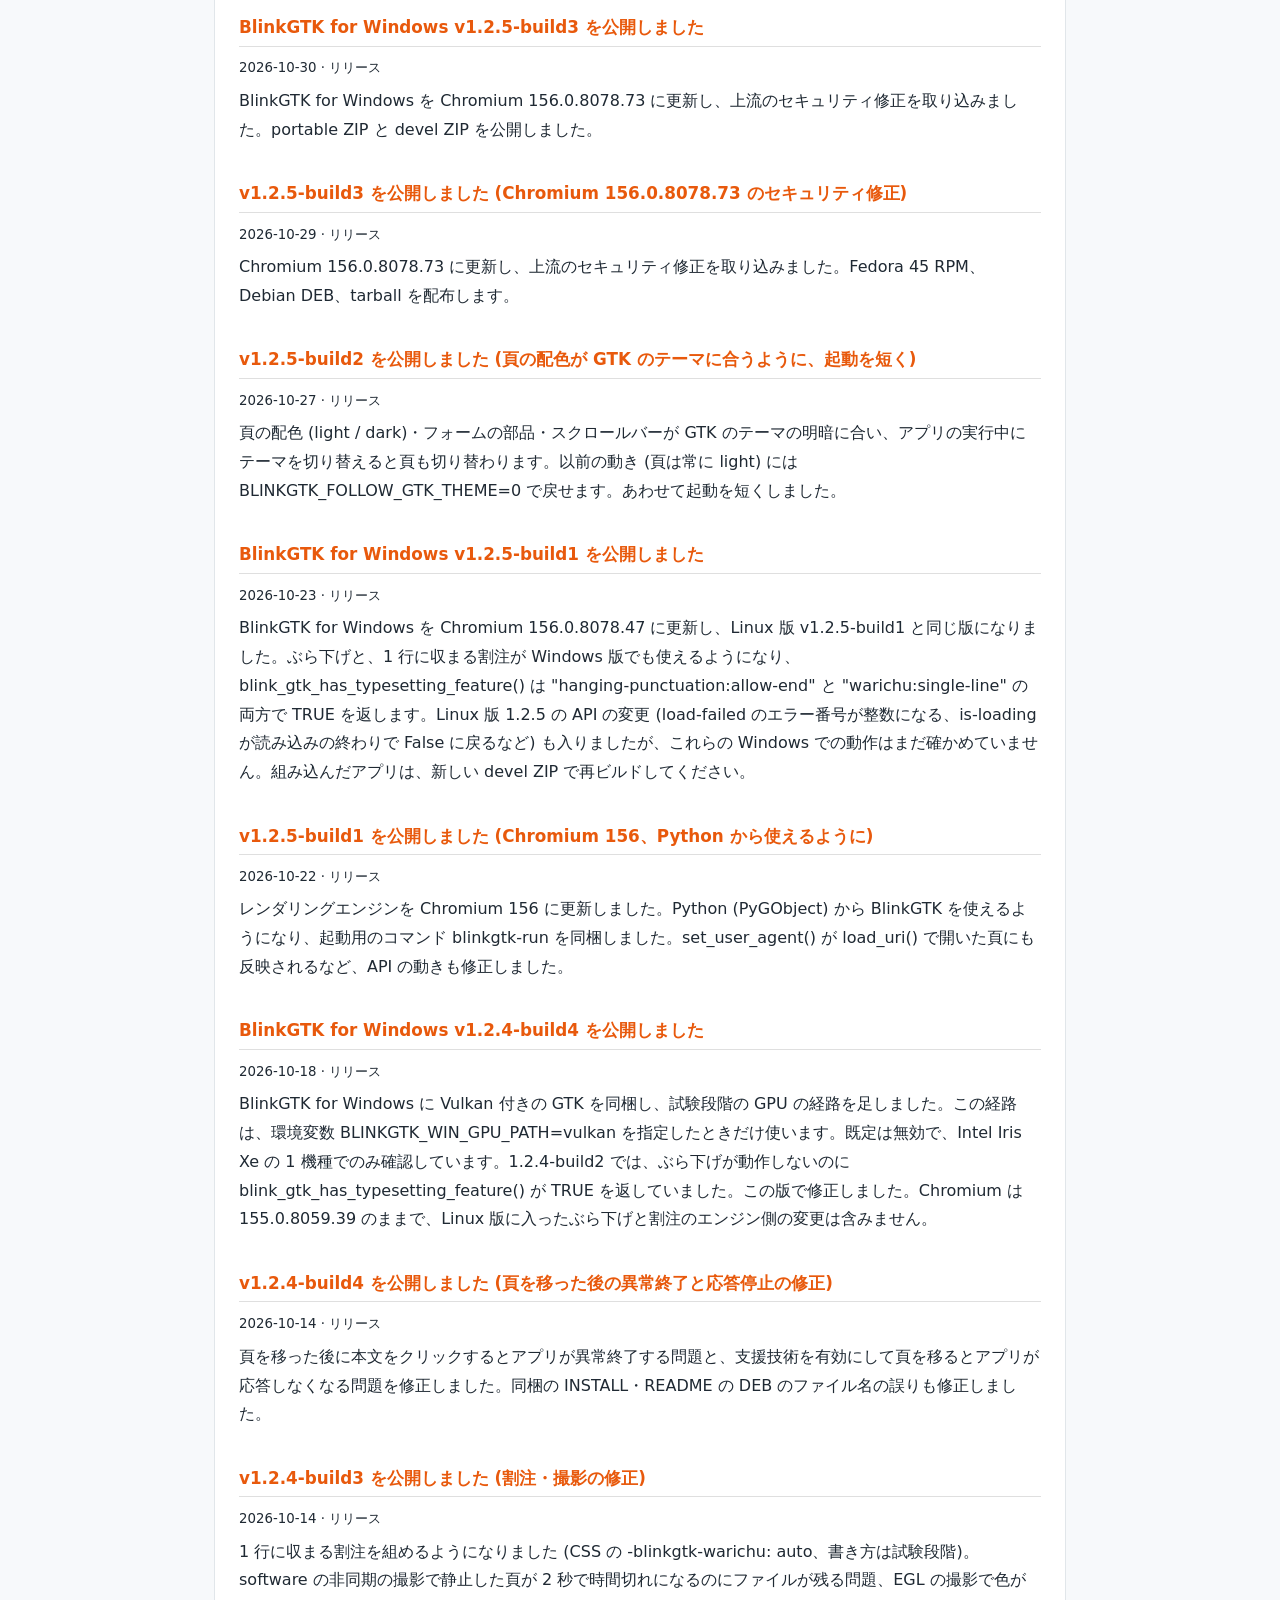
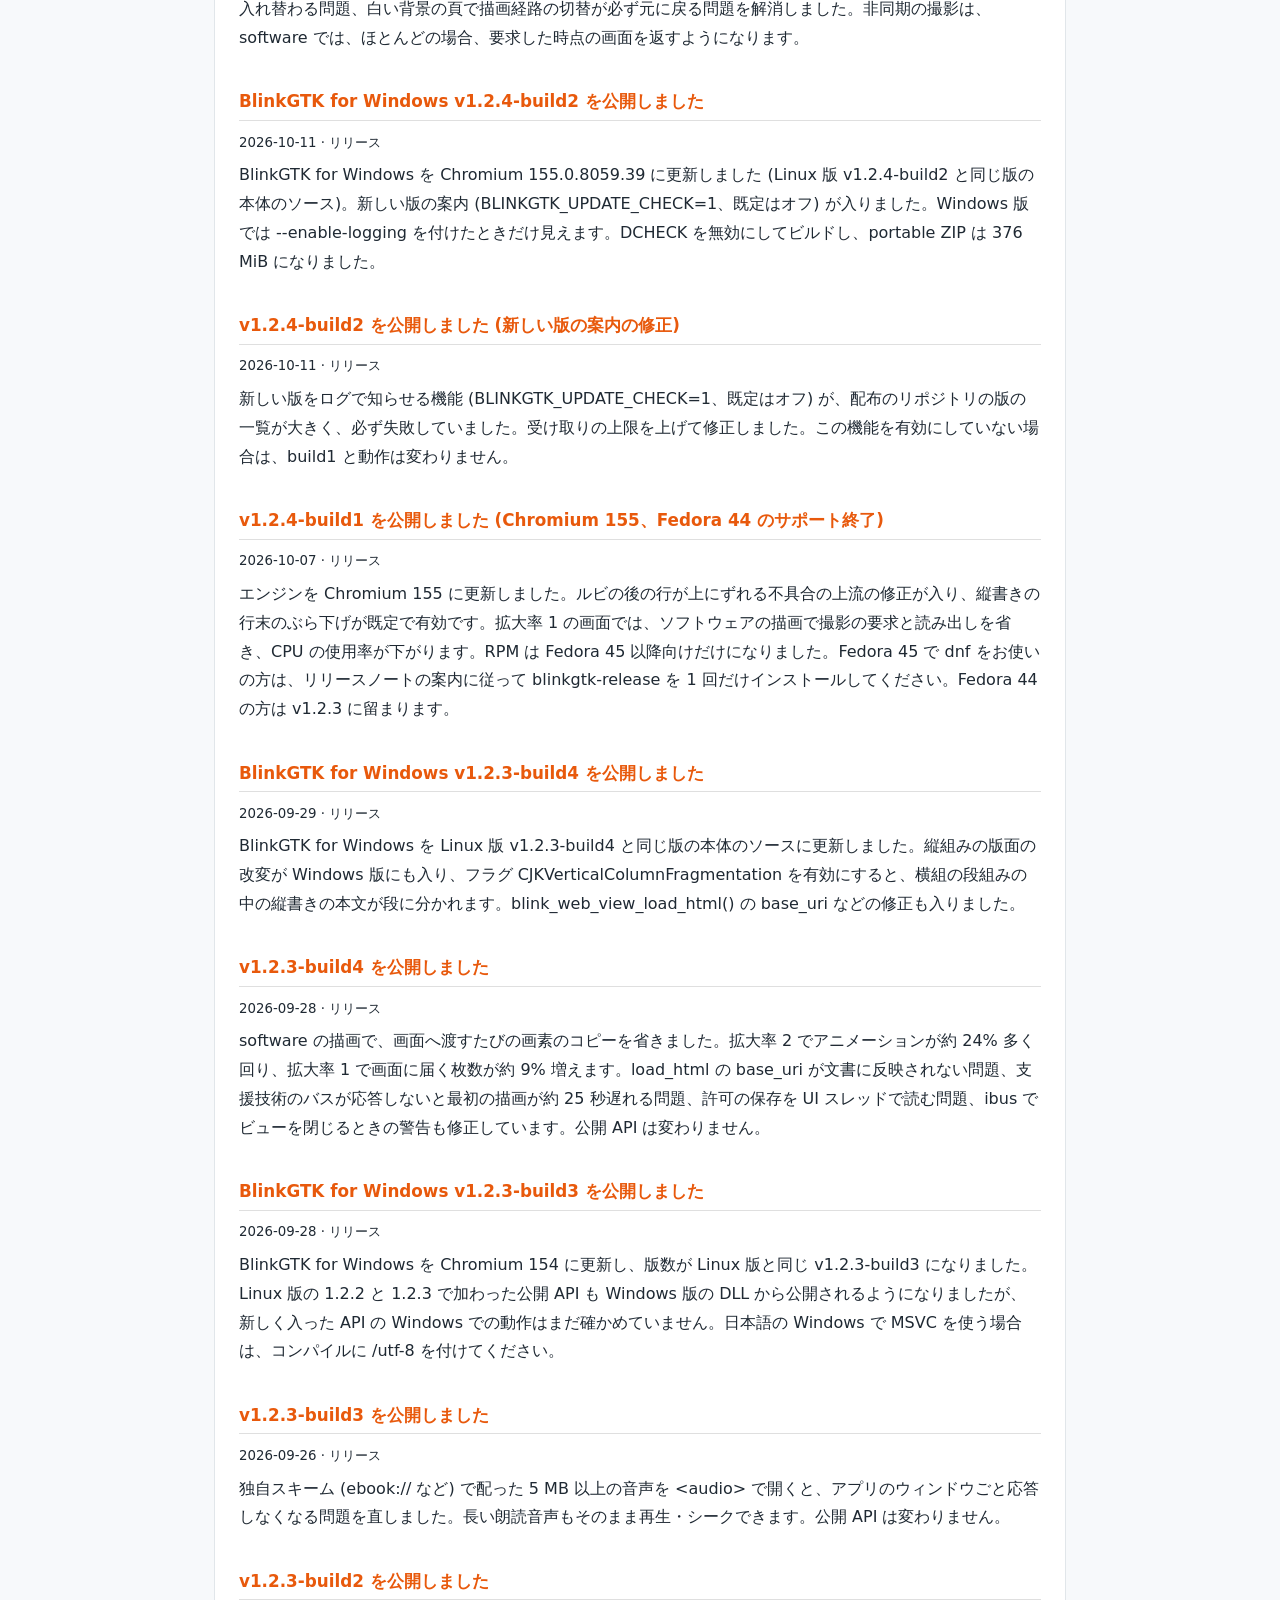
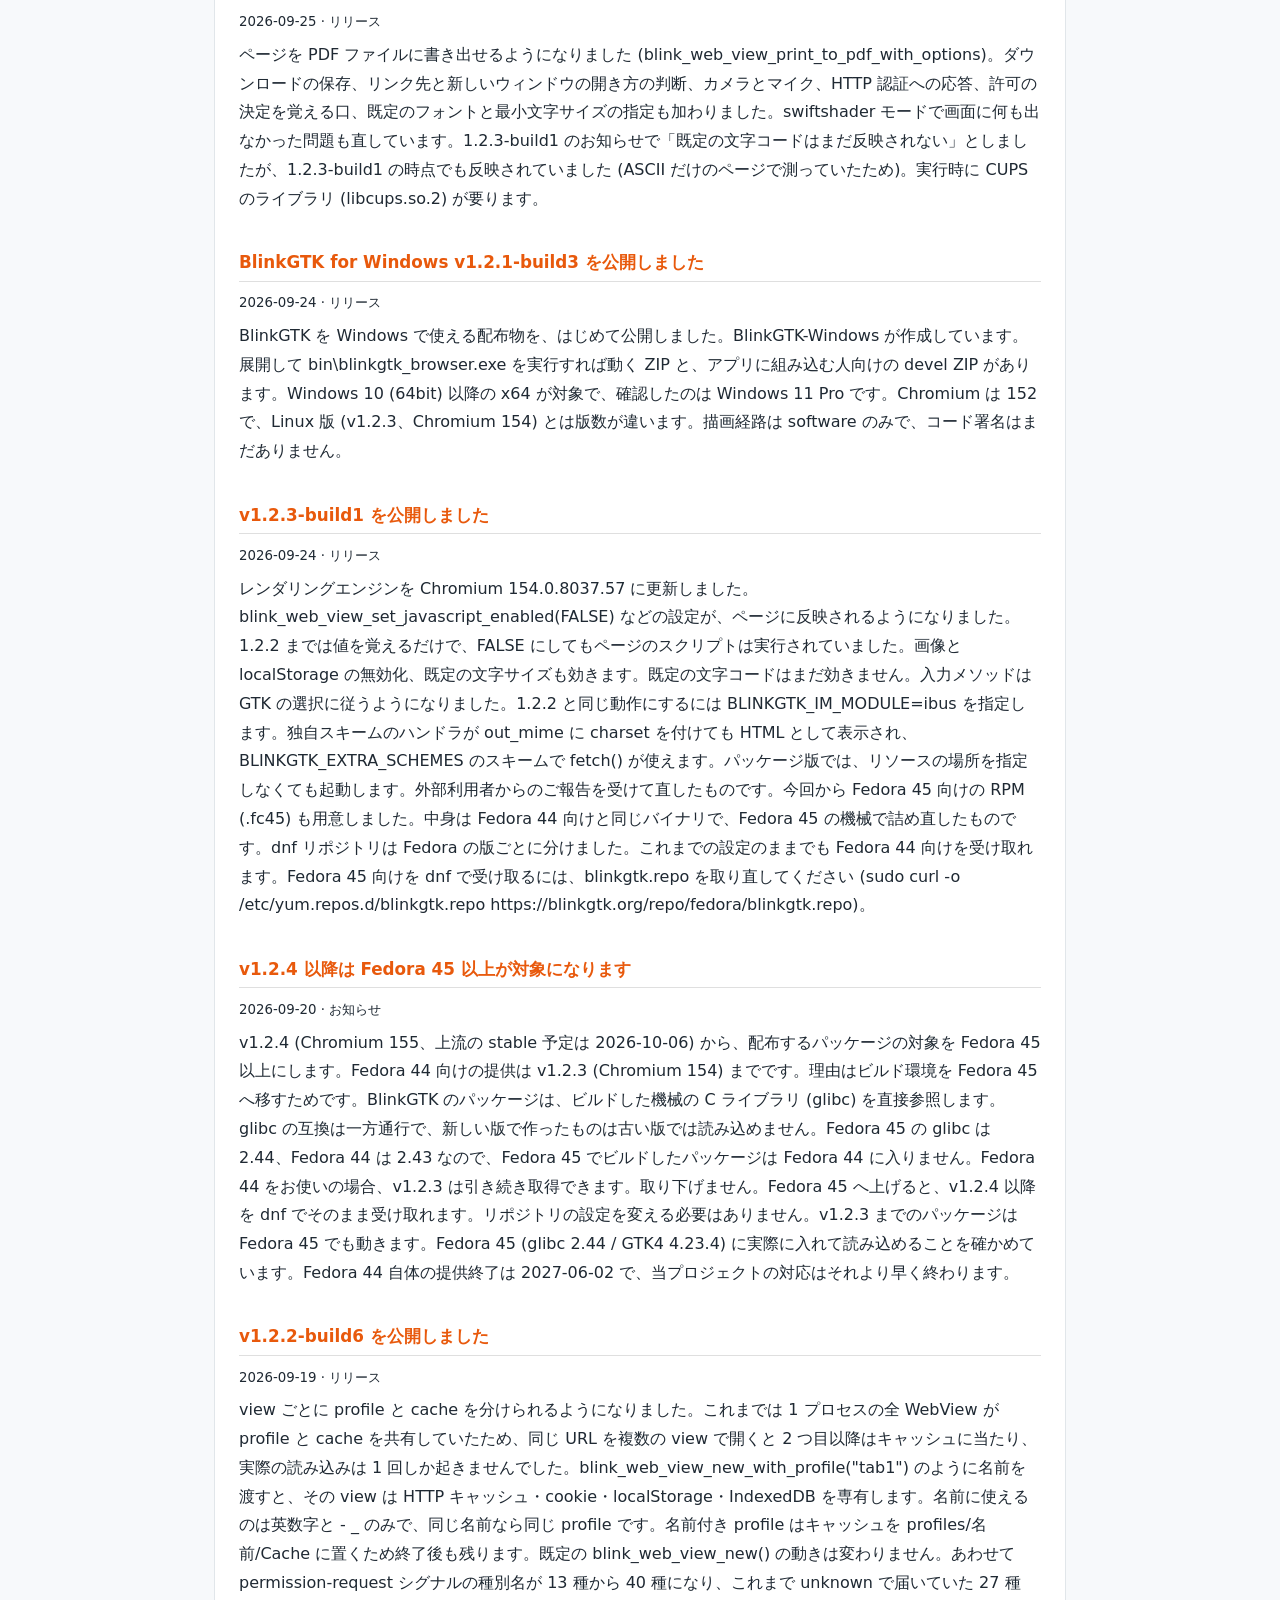
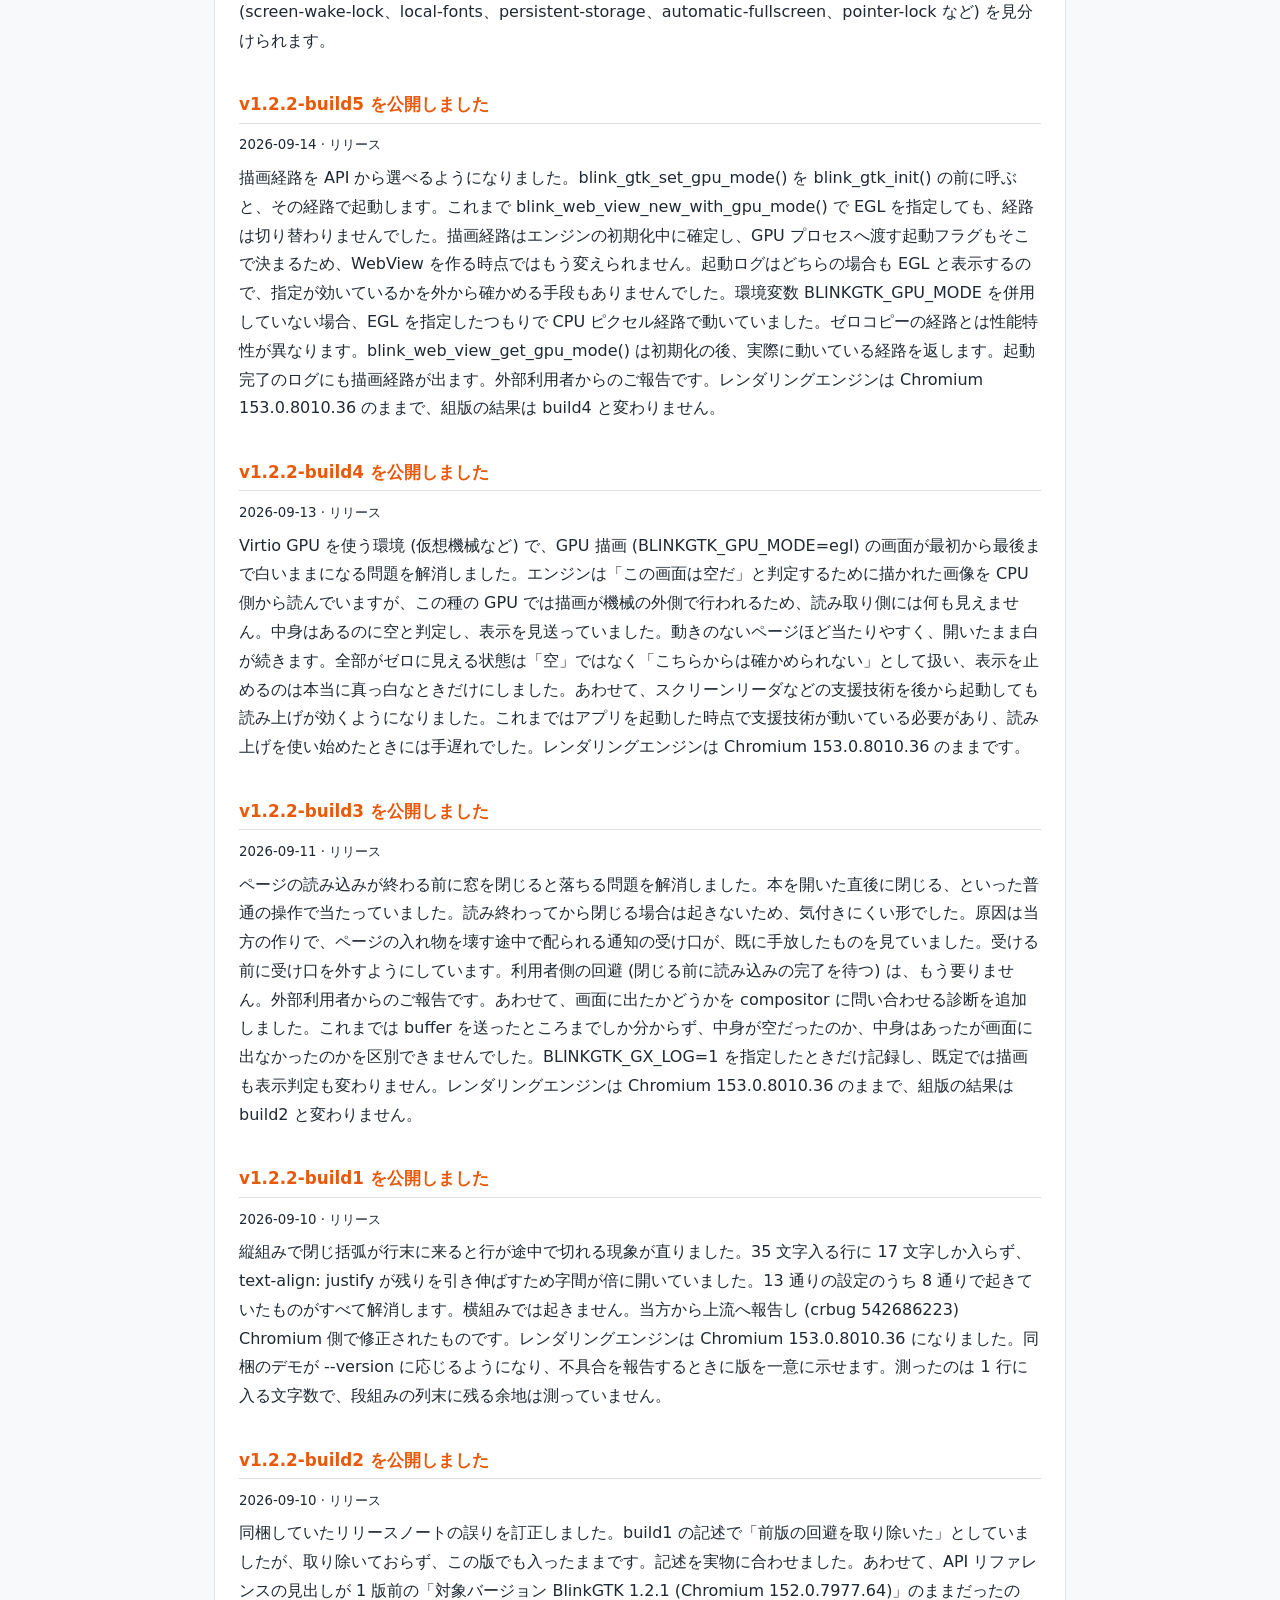
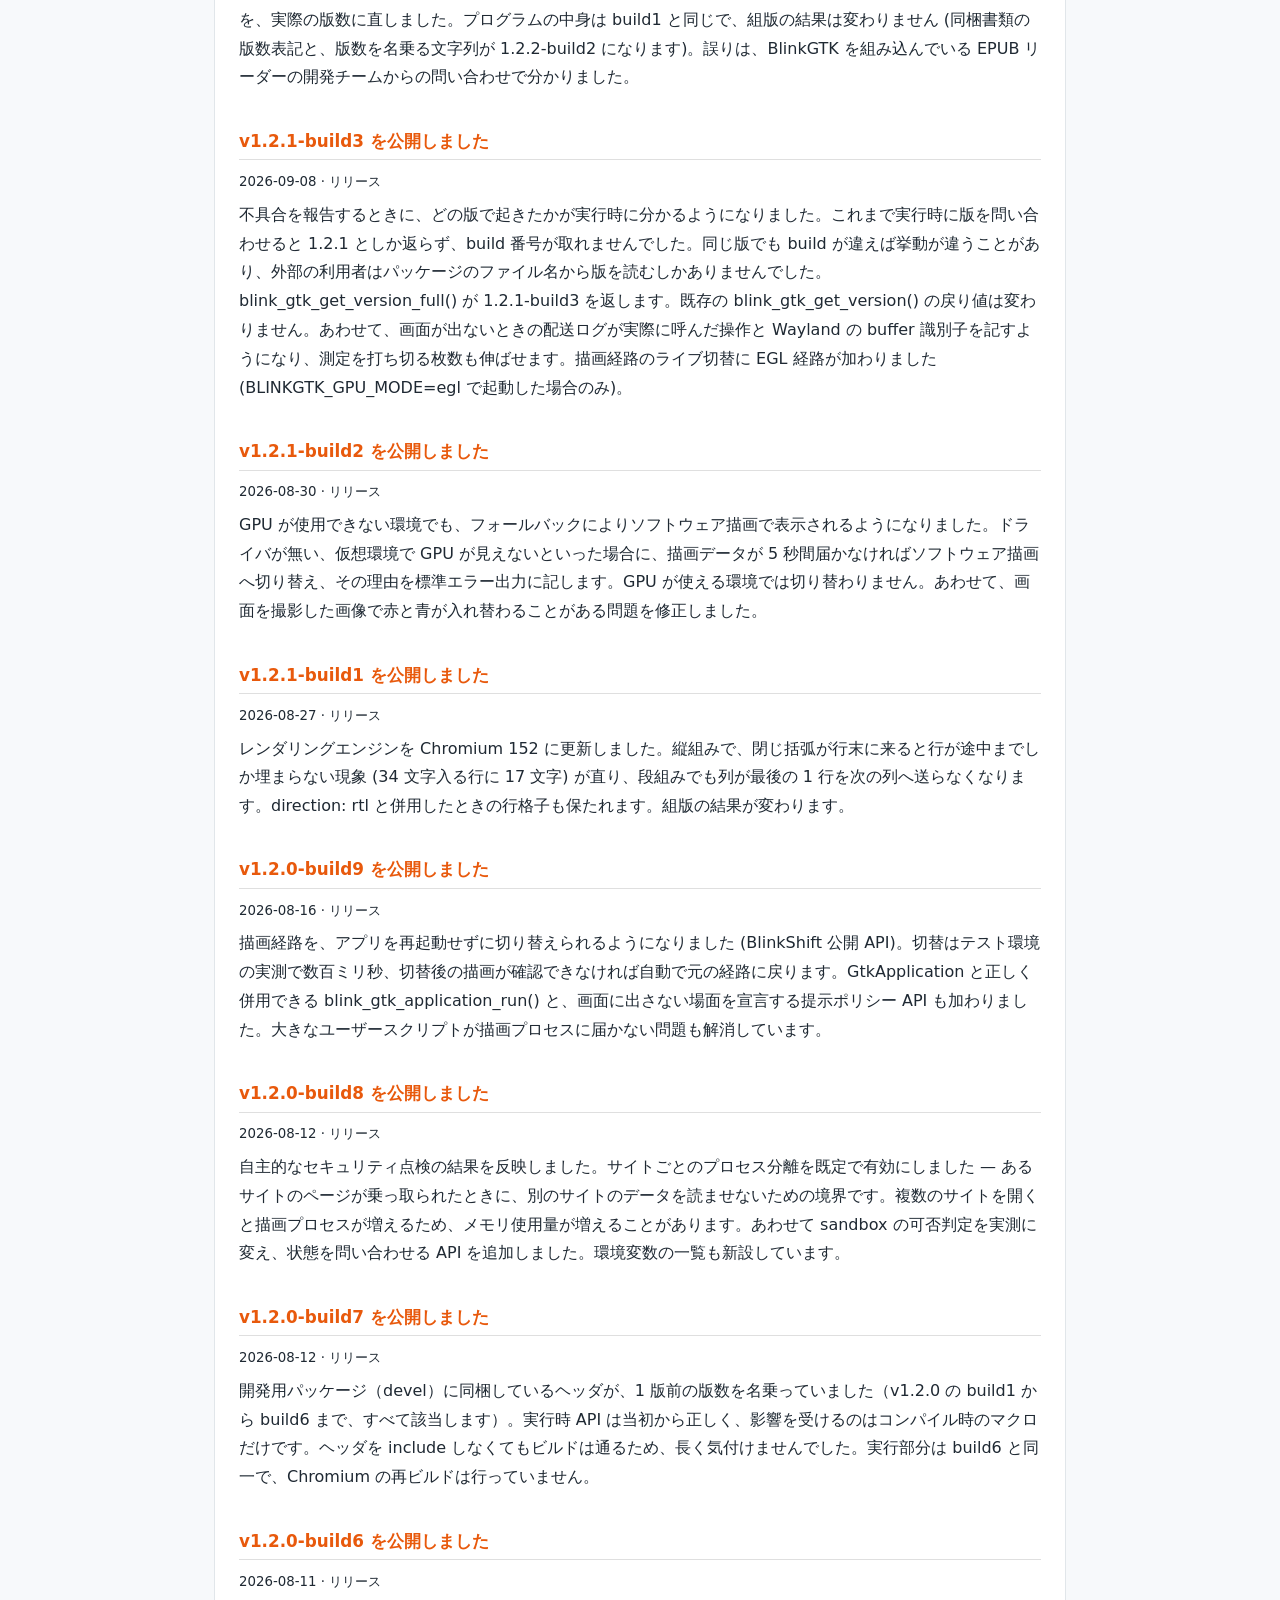
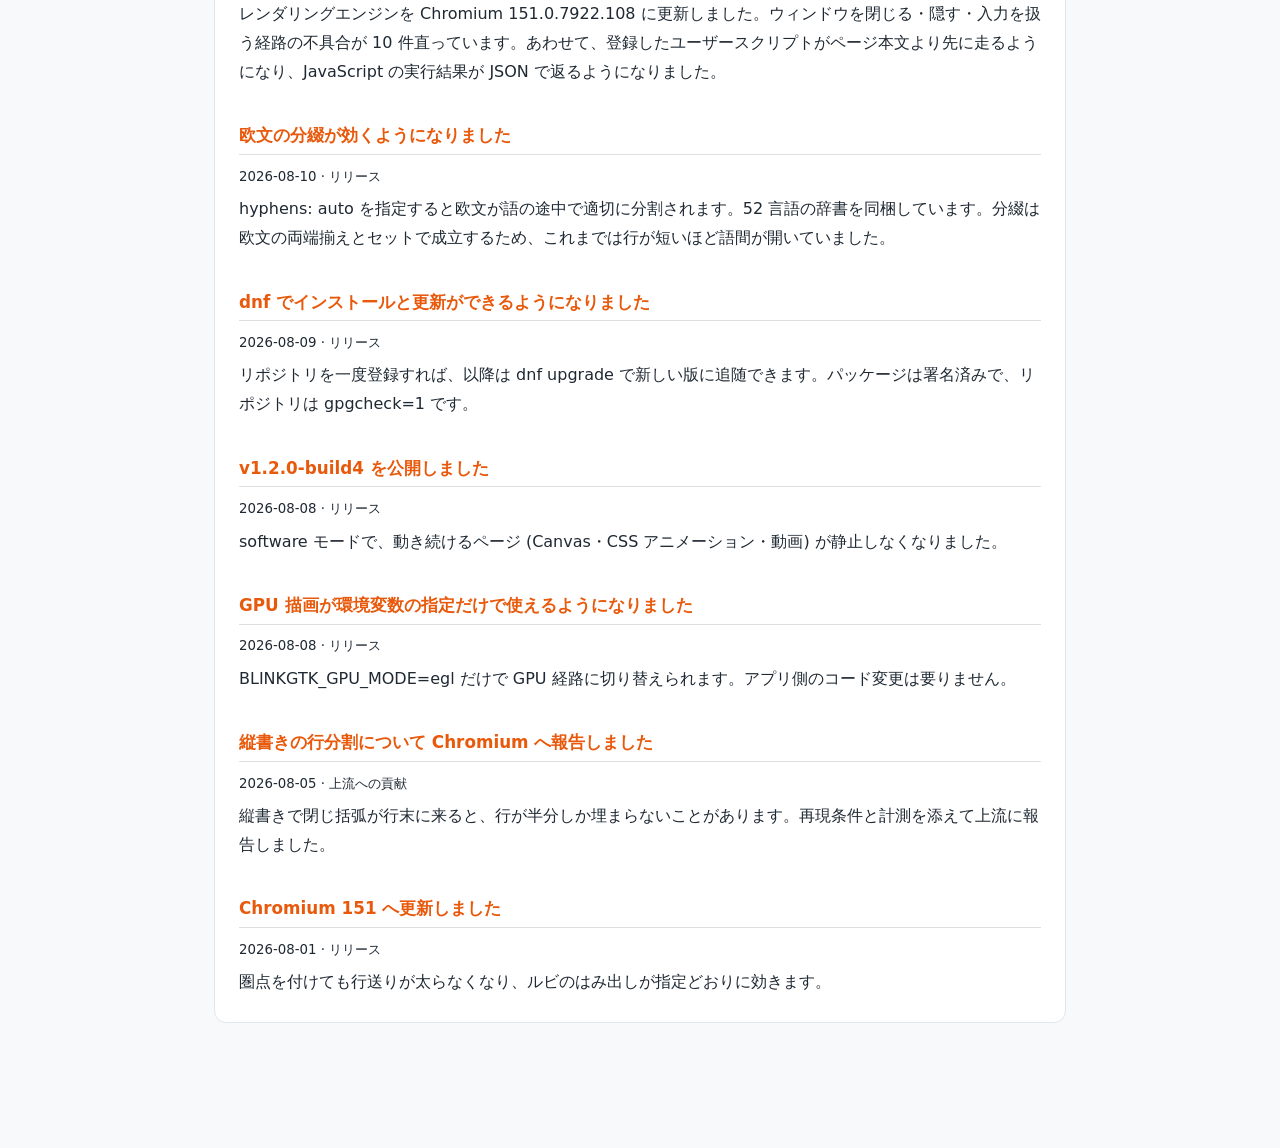
<file: news-ja.html>
<!doctype html>
<html lang="ja"><head><meta charset="utf-8">
<meta name="viewport" content="width=device-width, initial-scale=1">
<title>お知らせ · BlinkGTK</title>
<link rel="alternate" type="application/atom+xml" title="BlinkGTK お知らせ" href="https://blinkgtk.com/feed-ja.xml">
<link rel="stylesheet" href="docs/docs.css">
<script src="/privacy-consent.js" defer></script>
</head><body><div class="wrap">
<div class="navbar"><a href="./">BlinkGTK</a> · <a href="docs/">ドキュメント</a> · <a href="news-en.html">English</a></div>
<div class="card doc">
<h1>お知らせ</h1>
<p>BlinkGTK の更新と、関連する取り組みのお知らせです。 <a href="https://blinkgtk.com/feed-ja.xml">Atom</a></p>
<h2><a href="https://github.com/daisy19gnu/blinkgtk-dist/releases/tag/v1.2.7-build5">v1.2.7-build5 を公開しました (Chromium 158.0.8127.88 のセキュリティ修正 1 件)</a></h2>
<p><small>2026-11-25 · リリース</small></p>
<p>Chromium 158.0.8127.88 に更新し、セキュリティ修正 1 件 (Critical) を取り込みました。使い方の変更はなく、アプリを作り直す必要はありません。CVE はリンク先の頁にあります。</p>
<h2><a href="https://github.com/daisy19gnu/blinkgtk-dist/releases/tag/v1.2.7-build4">v1.2.7-build4 を公開しました (リモートデバッグを開くとアプリが異常終了する問題の修正)</a></h2>
<p><small>2026-11-24 · リリース</small></p>
<p>blink_web_view_open_devtools() を呼ぶとアプリが異常終了していたのを直しました。指定したポートでリモートデバッグ用のポートが開き、ブラウザの開発者ツールから表示中のページに接続できます。このポートは同じコンピュータの中からの接続だけを受け付けます。公開 API は変わらないので、作り直さずに更新できます。</p>
<h2><a href="https://github.com/daisy19gnu/blinkgtk-dist/releases/tag/v1.2.7-build3">v1.2.7-build3 を公開しました (一部の Web API でページが止まる問題の修正ほか)</a></h2>
<p><small>2026-11-23 · リリース</small></p>
<p>バッジ・端末内の音声認識・Web アプリのインストールの API を呼ぶページが、異常終了したり止まったりしなくなりました。ページを離れる前の確認が JavaScript ダイアログのハンドラに届き、サーバーへ送る言語が環境の言語に合い、クライアント証明書を任意で求めるサイトが開けるようになりました。公開 API は変わらないので作り直さずに更新できますが、種類を見ずに TRUE を返すダイアログのハンドラは対応が必要です。</p>
<h2><a href="https://github.com/daisy19gnu/blinkgtk-dist/releases/tag/v1.2.7-build2">v1.2.7-build2 を公開しました (古い画面を出さないための修正)</a></h2>
<p><small>2026-11-22 · リリース</small></p>
<p>拡大率 1 の画面でソフトウェア描画を使うとき、いまのページの描画を含まない画面や、画面へ出すのを止めている間に取っておいた古い画面を出さないようにしました。使っていなかった X11 向けのコードも外しました。公開 API は変わらないので、アプリを作り直さずに更新できます。BlinkGTK for Windows 1.2.7-build1 には、インストーラを添えました。</p>
<h2><a href="https://github.com/daisy19gnu/blinkgtk-dist/releases/tag/v1.2.7-build1-windows">BlinkGTK for Windows v1.2.7-build1 を公開しました (Chromium 158.0.8127.36)</a></h2>
<p><small>2026-11-20 · リリース</small></p>
<p>BlinkGTK for Windows を Chromium 158.0.8127.36 に更新しました。portable ZIP と devel ZIP を公開しました。確認環境は Windows 11 build 26300 のみです。試験段階の GPU 経路は Intel Iris Xe の 1 機種でのみ確認しており、Windows 10 と他の GPU は未確認です。</p>
<h2><a href="https://github.com/daisy19gnu/blinkgtk-dist/releases/tag/v1.2.7-build1">v1.2.7-build1 を公開しました (Chromium 158、上流のセキュリティ修正 204 件)</a></h2>
<p><small>2026-11-19 · リリース</small></p>
<p>Chromium 158.0.8127.36 に更新しました。software の既定経路では、ページの変わった範囲を GTK と Wayland に更新範囲として渡します。小さな範囲が変わるページでは合成器へ渡す面積が減りますが、アプリの CPU 時間が下がるとは確認されていません。ページの console 出力を標準出力で止める設定も追加しました。</p>
<h2><a href="https://github.com/daisy19gnu/blinkgtk-dist/releases/tag/v1.2.6-build4-windows">BlinkGTK for Windows v1.2.6-build4 を公開しました (Chromium 157、静止した頁の CPU 使用の修正)</a></h2>
<p><small>2026-11-07 · リリース</small></p>
<p>BlinkGTK for Windows を Chromium 157.0.8103.38 に更新し、上流のセキュリティ修正 213 件を取り込みました。静止した頁でも画面を読み戻し続け、CPU を使い続けていた問題を修正しました。portable ZIP と devel ZIP を公開しました。</p>
<h2><a href="https://github.com/daisy19gnu/blinkgtk-dist/releases/tag/v1.2.6-build4">v1.2.6-build4 を公開しました (メモリの取扱いの修正)</a></h2>
<p><small>2026-11-07 · リリース</small></p>
<p>メモリの取扱いの修正を行いました。Chromium は build1〜build3 と同じ 157.0.8103.38 で、使い方の変更はありません。build3 までを使っている方も build4 へ上げてください。</p>
<h2><a href="https://github.com/daisy19gnu/blinkgtk-dist/releases/tag/v1.2.6-build3">v1.2.6-build3 を公開しました (メモリの取扱いの修正)</a></h2>
<p><small>2026-11-06 · リリース</small></p>
<p>メモリの取扱いの修正を行いました。Chromium は build1・build2 と同じ 157.0.8103.38 で、使い方の変更はありません。build2 までを使っている方も build3 へ上げてください。あわせて、blink_web_view_set_presentation_policy() の説明に、画面へ出す仕事を止めている間 (BLINK_PRESENT_WARM) の撮影で画面へフレームが出ることがある旨を書き足しました。</p>
<h2><a href="https://github.com/daisy19gnu/blinkgtk-dist/releases/tag/v1.2.6-build2">v1.2.6-build2 を公開しました (メモリの取扱いの修正)</a></h2>
<p><small>2026-11-05 · リリース</small></p>
<p>メモリの取扱いの修正を行いました。Chromium は build1 と同じ 157.0.8103.38 で、使い方の変更はありません。build1 を使っている方も build2 へ上げてください。</p>
<h2><a href="https://github.com/daisy19gnu/blinkgtk-dist/releases/tag/v1.2.6-build1">v1.2.6-build1 を公開しました (Chromium 157、縦書きでルビと傍線が重ならず、絵文字が 1 字に)</a></h2>
<p><small>2026-11-04 · リリース</small></p>
<p>Chromium 157.0.8103.38 に更新しました。縦書きで、ルビの付いた字の下線・傍線がルビと重ならなくなり、つないだ形の絵文字が 1 つの絵文字として表示され、text-decoration-inset が使えます。起動の短縮を入れ直し、頁の読み込みの完了が約 0.3 秒早くなりました。</p>
<h2><a href="https://github.com/daisy19gnu/blinkgtk-dist/releases/tag/v1.2.5-build5-windows">BlinkGTK for Windows v1.2.5-build5 を公開しました (Chromium 156.0.8078.79 のセキュリティ修正、ファイルを選ぶ API の保護)</a></h2>
<p><small>2026-11-02 · リリース</small></p>
<p>BlinkGTK for Windows を Chromium 156.0.8078.79 に更新し、上流のセキュリティ修正 21 件を取り込みました。ページがファイルを選ぶ API で選んだ場所が C:\Windows や Program Files、AppData、ホームの設定のフォルダなどの中にあるときは、ページに渡さず拒否するようになりました。portable ZIP と devel ZIP を公開しました。</p>
<h2><a href="https://github.com/daisy19gnu/blinkgtk-dist/releases/tag/v1.2.5-build5">v1.2.5-build5 を公開しました (ファイルを選ぶ API での異常終了の修正、開いてはいけない場所の確認)</a></h2>
<p><small>2026-11-01 · リリース</small></p>
<p>ページがファイルを選ぶ API を呼ぶとアプリが異常終了する問題 (build2〜build4) を修正しました。File System Access で、ホームの設定のディレクトリなどの開いてはいけない場所を止めるようにしました。起動の短縮の 1 つを外したため、起動は少し遅くなります。</p>
<h2><a href="https://github.com/daisy19gnu/blinkgtk-dist/releases/tag/v1.2.5-build4">v1.2.5-build4 を公開しました (Chromium 156.0.8078.79 のセキュリティ修正 21 件)</a></h2>
<p><small>2026-11-01 · リリース</small></p>
<p>Chromium 156.0.8078.79 に更新し、セキュリティ修正 21 件 (Critical 1 件・High 19 件・Medium 1 件) を取り込みました。使い方の変更はありません。このうち File System Access に関わる 4 件は、build4 では BlinkGTK に届いておらず、build5 から有効です。CVE の一覧はリンク先の頁にあります。</p>
<h2><a href="https://github.com/daisy19gnu/blinkgtk-dist/releases/tag/v1.2.5-build3-windows">BlinkGTK for Windows v1.2.5-build3 を公開しました</a></h2>
<p><small>2026-10-30 · リリース</small></p>
<p>BlinkGTK for Windows を Chromium 156.0.8078.73 に更新し、上流のセキュリティ修正を取り込みました。portable ZIP と devel ZIP を公開しました。</p>
<h2><a href="https://github.com/daisy19gnu/blinkgtk-dist/releases/tag/v1.2.5-build3">v1.2.5-build3 を公開しました (Chromium 156.0.8078.73 のセキュリティ修正)</a></h2>
<p><small>2026-10-29 · リリース</small></p>
<p>Chromium 156.0.8078.73 に更新し、上流のセキュリティ修正を取り込みました。Fedora 45 RPM、Debian DEB、tarball を配布します。</p>
<h2><a href="https://github.com/daisy19gnu/blinkgtk-dist/releases/tag/v1.2.5-build2">v1.2.5-build2 を公開しました (頁の配色が GTK のテーマに合うように、起動を短く)</a></h2>
<p><small>2026-10-27 · リリース</small></p>
<p>頁の配色 (light / dark)・フォームの部品・スクロールバーが GTK のテーマの明暗に合い、アプリの実行中にテーマを切り替えると頁も切り替わります。以前の動き (頁は常に light) には BLINKGTK_FOLLOW_GTK_THEME=0 で戻せます。あわせて起動を短くしました。</p>
<h2><a href="https://github.com/daisy19gnu/blinkgtk-dist/releases/tag/v1.2.5-build1-windows">BlinkGTK for Windows v1.2.5-build1 を公開しました</a></h2>
<p><small>2026-10-23 · リリース</small></p>
<p>BlinkGTK for Windows を Chromium 156.0.8078.47 に更新し、Linux 版 v1.2.5-build1 と同じ版になりました。ぶら下げと、1 行に収まる割注が Windows 版でも使えるようになり、blink_gtk_has_typesetting_feature() は &quot;hanging-punctuation:allow-end&quot; と &quot;warichu:single-line&quot; の両方で TRUE を返します。Linux 版 1.2.5 の API の変更 (load-failed のエラー番号が整数になる、is-loading が読み込みの終わりで False に戻るなど) も入りましたが、これらの Windows での動作はまだ確かめていません。組み込んだアプリは、新しい devel ZIP で再ビルドしてください。</p>
<h2><a href="https://github.com/daisy19gnu/blinkgtk-dist/releases/tag/v1.2.5-build1">v1.2.5-build1 を公開しました (Chromium 156、Python から使えるように)</a></h2>
<p><small>2026-10-22 · リリース</small></p>
<p>レンダリングエンジンを Chromium 156 に更新しました。Python (PyGObject) から BlinkGTK を使えるようになり、起動用のコマンド blinkgtk-run を同梱しました。set_user_agent() が load_uri() で開いた頁にも反映されるなど、API の動きも修正しました。</p>
<h2><a href="https://github.com/daisy19gnu/blinkgtk-dist/releases/tag/v1.2.4-build4-windows">BlinkGTK for Windows v1.2.4-build4 を公開しました</a></h2>
<p><small>2026-10-18 · リリース</small></p>
<p>BlinkGTK for Windows に Vulkan 付きの GTK を同梱し、試験段階の GPU の経路を足しました。この経路は、環境変数 BLINKGTK_WIN_GPU_PATH=vulkan を指定したときだけ使います。既定は無効で、Intel Iris Xe の 1 機種でのみ確認しています。1.2.4-build2 では、ぶら下げが動作しないのに blink_gtk_has_typesetting_feature() が TRUE を返していました。この版で修正しました。Chromium は 155.0.8059.39 のままで、Linux 版に入ったぶら下げと割注のエンジン側の変更は含みません。</p>
<h2><a href="https://github.com/daisy19gnu/blinkgtk-dist/releases/tag/v1.2.4-build4">v1.2.4-build4 を公開しました (頁を移った後の異常終了と応答停止の修正)</a></h2>
<p><small>2026-10-14 · リリース</small></p>
<p>頁を移った後に本文をクリックするとアプリが異常終了する問題と、支援技術を有効にして頁を移るとアプリが応答しなくなる問題を修正しました。同梱の INSTALL・README の DEB のファイル名の誤りも修正しました。</p>
<h2><a href="https://github.com/daisy19gnu/blinkgtk-dist/releases/tag/v1.2.4-build3">v1.2.4-build3 を公開しました (割注・撮影の修正)</a></h2>
<p><small>2026-10-14 · リリース</small></p>
<p>1 行に収まる割注を組めるようになりました (CSS の -blinkgtk-warichu: auto、書き方は試験段階)。software の非同期の撮影で静止した頁が 2 秒で時間切れになるのにファイルが残る問題、EGL の撮影で色が入れ替わる問題、白い背景の頁で描画経路の切替が必ず元に戻る問題を解消しました。非同期の撮影は、software では、ほとんどの場合、要求した時点の画面を返すようになります。</p>
<h2><a href="https://github.com/daisy19gnu/blinkgtk-dist/releases/tag/v1.2.4-build2-windows">BlinkGTK for Windows v1.2.4-build2 を公開しました</a></h2>
<p><small>2026-10-11 · リリース</small></p>
<p>BlinkGTK for Windows を Chromium 155.0.8059.39 に更新しました (Linux 版 v1.2.4-build2 と同じ版の本体のソース)。新しい版の案内 (BLINKGTK_UPDATE_CHECK=1、既定はオフ) が入りました。Windows 版では --enable-logging を付けたときだけ見えます。DCHECK を無効にしてビルドし、portable ZIP は 376 MiB になりました。</p>
<h2><a href="https://github.com/daisy19gnu/blinkgtk-dist/releases/tag/v1.2.4-build2">v1.2.4-build2 を公開しました (新しい版の案内の修正)</a></h2>
<p><small>2026-10-11 · リリース</small></p>
<p>新しい版をログで知らせる機能 (BLINKGTK_UPDATE_CHECK=1、既定はオフ) が、配布のリポジトリの版の一覧が大きく、必ず失敗していました。受け取りの上限を上げて修正しました。この機能を有効にしていない場合は、build1 と動作は変わりません。</p>
<h2><a href="https://github.com/daisy19gnu/blinkgtk-dist/releases/tag/v1.2.4-build1">v1.2.4-build1 を公開しました (Chromium 155、Fedora 44 のサポート終了)</a></h2>
<p><small>2026-10-07 · リリース</small></p>
<p>エンジンを Chromium 155 に更新しました。ルビの後の行が上にずれる不具合の上流の修正が入り、縦書きの行末のぶら下げが既定で有効です。拡大率 1 の画面では、ソフトウェアの描画で撮影の要求と読み出しを省き、CPU の使用率が下がります。RPM は Fedora 45 以降向けだけになりました。Fedora 45 で dnf をお使いの方は、リリースノートの案内に従って blinkgtk-release を 1 回だけインストールしてください。Fedora 44 の方は v1.2.3 に留まります。</p>
<h2><a href="https://github.com/daisy19gnu/blinkgtk-dist/releases/tag/v1.2.3-build4-windows">BlinkGTK for Windows v1.2.3-build4 を公開しました</a></h2>
<p><small>2026-09-29 · リリース</small></p>
<p>BlinkGTK for Windows を Linux 版 v1.2.3-build4 と同じ版の本体のソースに更新しました。縦組みの版面の改変が Windows 版にも入り、フラグ CJKVerticalColumnFragmentation を有効にすると、横組の段組みの中の縦書きの本文が段に分かれます。blink_web_view_load_html() の base_uri などの修正も入りました。</p>
<h2><a href="https://github.com/daisy19gnu/blinkgtk-dist/releases/tag/v1.2.3-build4">v1.2.3-build4 を公開しました</a></h2>
<p><small>2026-09-28 · リリース</small></p>
<p>software の描画で、画面へ渡すたびの画素のコピーを省きました。拡大率 2 でアニメーションが約 24% 多く回り、拡大率 1 で画面に届く枚数が約 9% 増えます。load_html の base_uri が文書に反映されない問題、支援技術のバスが応答しないと最初の描画が約 25 秒遅れる問題、許可の保存を UI スレッドで読む問題、ibus でビューを閉じるときの警告も修正しています。公開 API は変わりません。</p>
<h2><a href="https://github.com/daisy19gnu/blinkgtk-dist/releases/tag/v1.2.3-build3-windows">BlinkGTK for Windows v1.2.3-build3 を公開しました</a></h2>
<p><small>2026-09-28 · リリース</small></p>
<p>BlinkGTK for Windows を Chromium 154 に更新し、版数が Linux 版と同じ v1.2.3-build3 になりました。Linux 版の 1.2.2 と 1.2.3 で加わった公開 API も Windows 版の DLL から公開されるようになりましたが、新しく入った API の Windows での動作はまだ確かめていません。日本語の Windows で MSVC を使う場合は、コンパイルに /utf-8 を付けてください。</p>
<h2><a href="https://github.com/daisy19gnu/blinkgtk-dist/releases/tag/v1.2.3-build3">v1.2.3-build3 を公開しました</a></h2>
<p><small>2026-09-26 · リリース</small></p>
<p>独自スキーム (ebook:// など) で配った 5 MB 以上の音声を &lt;audio&gt; で開くと、アプリのウィンドウごと応答しなくなる問題を直しました。長い朗読音声もそのまま再生・シークできます。公開 API は変わりません。</p>
<h2><a href="https://github.com/daisy19gnu/blinkgtk-dist/releases/tag/v1.2.3-build2">v1.2.3-build2 を公開しました</a></h2>
<p><small>2026-09-25 · リリース</small></p>
<p>ページを PDF ファイルに書き出せるようになりました (blink_web_view_print_to_pdf_with_options)。ダウンロードの保存、リンク先と新しいウィンドウの開き方の判断、カメラとマイク、HTTP 認証への応答、許可の決定を覚える口、既定のフォントと最小文字サイズの指定も加わりました。swiftshader モードで画面に何も出なかった問題も直しています。1.2.3-build1 のお知らせで「既定の文字コードはまだ反映されない」としましたが、1.2.3-build1 の時点でも反映されていました (ASCII だけのページで測っていたため)。実行時に CUPS のライブラリ (libcups.so.2) が要ります。</p>
<h2><a href="https://github.com/daisy19gnu/blinkgtk-dist/releases/tag/v1.2.1-build3-windows">BlinkGTK for Windows v1.2.1-build3 を公開しました</a></h2>
<p><small>2026-09-24 · リリース</small></p>
<p>BlinkGTK を Windows で使える配布物を、はじめて公開しました。BlinkGTK-Windows が作成しています。展開して bin\blinkgtk_browser.exe を実行すれば動く ZIP と、アプリに組み込む人向けの devel ZIP があります。Windows 10 (64bit) 以降の x64 が対象で、確認したのは Windows 11 Pro です。Chromium は 152 で、Linux 版 (v1.2.3、Chromium 154) とは版数が違います。描画経路は software のみで、コード署名はまだありません。</p>
<h2><a href="https://github.com/daisy19gnu/blinkgtk-dist/releases/tag/v1.2.3-build1">v1.2.3-build1 を公開しました</a></h2>
<p><small>2026-09-24 · リリース</small></p>
<p>レンダリングエンジンを Chromium 154.0.8037.57 に更新しました。blink_web_view_set_javascript_enabled(FALSE) などの設定が、ページに反映されるようになりました。1.2.2 までは値を覚えるだけで、FALSE にしてもページのスクリプトは実行されていました。画像と localStorage の無効化、既定の文字サイズも効きます。既定の文字コードはまだ効きません。入力メソッドは GTK の選択に従うようになりました。1.2.2 と同じ動作にするには BLINKGTK_IM_MODULE=ibus を指定します。独自スキームのハンドラが out_mime に charset を付けても HTML として表示され、BLINKGTK_EXTRA_SCHEMES のスキームで fetch() が使えます。パッケージ版では、リソースの場所を指定しなくても起動します。外部利用者からのご報告を受けて直したものです。今回から Fedora 45 向けの RPM (.fc45) も用意しました。中身は Fedora 44 向けと同じバイナリで、Fedora 45 の機械で詰め直したものです。dnf リポジトリは Fedora の版ごとに分けました。これまでの設定のままでも Fedora 44 向けを受け取れます。Fedora 45 向けを dnf で受け取るには、blinkgtk.repo を取り直してください (sudo curl -o /etc/yum.repos.d/blinkgtk.repo https://blinkgtk.org/repo/fedora/blinkgtk.repo)。</p>
<h2><a href="https://github.com/daisy19gnu/blinkgtk-dist">v1.2.4 以降は Fedora 45 以上が対象になります</a></h2>
<p><small>2026-09-20 · お知らせ</small></p>
<p>v1.2.4 (Chromium 155、上流の stable 予定は 2026-10-06) から、配布するパッケージの対象を Fedora 45 以上にします。Fedora 44 向けの提供は v1.2.3 (Chromium 154) までです。理由はビルド環境を Fedora 45 へ移すためです。BlinkGTK のパッケージは、ビルドした機械の C ライブラリ (glibc) を直接参照します。glibc の互換は一方通行で、新しい版で作ったものは古い版では読み込めません。Fedora 45 の glibc は 2.44、Fedora 44 は 2.43 なので、Fedora 45 でビルドしたパッケージは Fedora 44 に入りません。Fedora 44 をお使いの場合、v1.2.3 は引き続き取得できます。取り下げません。Fedora 45 へ上げると、v1.2.4 以降を dnf でそのまま受け取れます。リポジトリの設定を変える必要はありません。v1.2.3 までのパッケージは Fedora 45 でも動きます。Fedora 45 (glibc 2.44 / GTK4 4.23.4) に実際に入れて読み込めることを確かめています。Fedora 44 自体の提供終了は 2027-06-02 で、当プロジェクトの対応はそれより早く終わります。</p>
<h2><a href="https://github.com/daisy19gnu/blinkgtk-dist/releases/tag/v1.2.2-build6">v1.2.2-build6 を公開しました</a></h2>
<p><small>2026-09-19 · リリース</small></p>
<p>view ごとに profile と cache を分けられるようになりました。これまでは 1 プロセスの全 WebView が profile と cache を共有していたため、同じ URL を複数の view で開くと 2 つ目以降はキャッシュに当たり、実際の読み込みは 1 回しか起きませんでした。blink_web_view_new_with_profile(&quot;tab1&quot;) のように名前を渡すと、その view は HTTP キャッシュ・cookie・localStorage・IndexedDB を専有します。名前に使えるのは英数字と - _ のみで、同じ名前なら同じ profile です。名前付き profile はキャッシュを profiles/名前/Cache に置くため終了後も残ります。既定の blink_web_view_new() の動きは変わりません。あわせて permission-request シグナルの種別名が 13 種から 40 種になり、これまで unknown で届いていた 27 種 (screen-wake-lock、local-fonts、persistent-storage、automatic-fullscreen、pointer-lock など) を見分けられます。</p>
<h2><a href="https://github.com/daisy19gnu/blinkgtk-dist/releases/tag/v1.2.2-build5">v1.2.2-build5 を公開しました</a></h2>
<p><small>2026-09-14 · リリース</small></p>
<p>描画経路を API から選べるようになりました。blink_gtk_set_gpu_mode() を blink_gtk_init() の前に呼ぶと、その経路で起動します。これまで blink_web_view_new_with_gpu_mode() で EGL を指定しても、経路は切り替わりませんでした。描画経路はエンジンの初期化中に確定し、GPU プロセスへ渡す起動フラグもそこで決まるため、WebView を作る時点ではもう変えられません。起動ログはどちらの場合も EGL と表示するので、指定が効いているかを外から確かめる手段もありませんでした。環境変数 BLINKGTK_GPU_MODE を併用していない場合、EGL を指定したつもりで CPU ピクセル経路で動いていました。ゼロコピーの経路とは性能特性が異なります。blink_web_view_get_gpu_mode() は初期化の後、実際に動いている経路を返します。起動完了のログにも描画経路が出ます。外部利用者からのご報告です。レンダリングエンジンは Chromium 153.0.8010.36 のままで、組版の結果は build4 と変わりません。</p>
<h2><a href="https://github.com/daisy19gnu/blinkgtk-dist/releases/tag/v1.2.2-build4">v1.2.2-build4 を公開しました</a></h2>
<p><small>2026-09-13 · リリース</small></p>
<p>Virtio GPU を使う環境 (仮想機械など) で、GPU 描画 (BLINKGTK_GPU_MODE=egl) の画面が最初から最後まで白いままになる問題を解消しました。エンジンは「この画面は空だ」と判定するために描かれた画像を CPU 側から読んでいますが、この種の GPU では描画が機械の外側で行われるため、読み取り側には何も見えません。中身はあるのに空と判定し、表示を見送っていました。動きのないページほど当たりやすく、開いたまま白が続きます。全部がゼロに見える状態は「空」ではなく「こちらからは確かめられない」として扱い、表示を止めるのは本当に真っ白なときだけにしました。あわせて、スクリーンリーダなどの支援技術を後から起動しても読み上げが効くようになりました。これまではアプリを起動した時点で支援技術が動いている必要があり、読み上げを使い始めたときには手遅れでした。レンダリングエンジンは Chromium 153.0.8010.36 のままです。</p>
<h2><a href="https://github.com/daisy19gnu/blinkgtk-dist/releases/tag/v1.2.2-build3">v1.2.2-build3 を公開しました</a></h2>
<p><small>2026-09-11 · リリース</small></p>
<p>ページの読み込みが終わる前に窓を閉じると落ちる問題を解消しました。本を開いた直後に閉じる、といった普通の操作で当たっていました。読み終わってから閉じる場合は起きないため、気付きにくい形でした。原因は当方の作りで、ページの入れ物を壊す途中で配られる通知の受け口が、既に手放したものを見ていました。受ける前に受け口を外すようにしています。利用者側の回避 (閉じる前に読み込みの完了を待つ) は、もう要りません。外部利用者からのご報告です。あわせて、画面に出たかどうかを compositor に問い合わせる診断を追加しました。これまでは buffer を送ったところまでしか分からず、中身が空だったのか、中身はあったが画面に出なかったのかを区別できませんでした。BLINKGTK_GX_LOG=1 を指定したときだけ記録し、既定では描画も表示判定も変わりません。レンダリングエンジンは Chromium 153.0.8010.36 のままで、組版の結果は build2 と変わりません。</p>
<h2><a href="https://github.com/daisy19gnu/blinkgtk-dist/releases/tag/v1.2.2-build1">v1.2.2-build1 を公開しました</a></h2>
<p><small>2026-09-10 · リリース</small></p>
<p>縦組みで閉じ括弧が行末に来ると行が途中で切れる現象が直りました。35 文字入る行に 17 文字しか入らず、text-align: justify が残りを引き伸ばすため字間が倍に開いていました。13 通りの設定のうち 8 通りで起きていたものがすべて解消します。横組みでは起きません。当方から上流へ報告し (crbug 542686223) Chromium 側で修正されたものです。レンダリングエンジンは Chromium 153.0.8010.36 になりました。同梱のデモが --version に応じるようになり、不具合を報告するときに版を一意に示せます。測ったのは 1 行に入る文字数で、段組みの列末に残る余地は測っていません。</p>
<h2><a href="https://github.com/daisy19gnu/blinkgtk-dist/releases/tag/v1.2.2-build2">v1.2.2-build2 を公開しました</a></h2>
<p><small>2026-09-10 · リリース</small></p>
<p>同梱していたリリースノートの誤りを訂正しました。build1 の記述で「前版の回避を取り除いた」としていましたが、取り除いておらず、この版でも入ったままです。記述を実物に合わせました。あわせて、API リファレンスの見出しが 1 版前の「対象バージョン BlinkGTK 1.2.1 (Chromium 152.0.7977.64)」のままだったのを、実際の版数に直しました。プログラムの中身は build1 と同じで、組版の結果は変わりません (同梱書類の版数表記と、版数を名乗る文字列が 1.2.2-build2 になります)。誤りは、BlinkGTK を組み込んでいる EPUB リーダーの開発チームからの問い合わせで分かりました。</p>
<h2><a href="https://github.com/daisy19gnu/blinkgtk-dist/releases/tag/v1.2.1-build3">v1.2.1-build3 を公開しました</a></h2>
<p><small>2026-09-08 · リリース</small></p>
<p>不具合を報告するときに、どの版で起きたかが実行時に分かるようになりました。これまで実行時に版を問い合わせると 1.2.1 としか返らず、build 番号が取れませんでした。同じ版でも build が違えば挙動が違うことがあり、外部の利用者はパッケージのファイル名から版を読むしかありませんでした。blink_gtk_get_version_full() が 1.2.1-build3 を返します。既存の blink_gtk_get_version() の戻り値は変わりません。あわせて、画面が出ないときの配送ログが実際に呼んだ操作と Wayland の buffer 識別子を記すようになり、測定を打ち切る枚数も伸ばせます。描画経路のライブ切替に EGL 経路が加わりました(BLINKGTK_GPU_MODE=egl で起動した場合のみ)。</p>
<h2><a href="https://github.com/daisy19gnu/blinkgtk-dist/releases/tag/v1.2.1-build2">v1.2.1-build2 を公開しました</a></h2>
<p><small>2026-08-30 · リリース</small></p>
<p>GPU が使用できない環境でも、フォールバックによりソフトウェア描画で表示されるようになりました。ドライバが無い、仮想環境で GPU が見えないといった場合に、描画データが 5 秒間届かなければソフトウェア描画へ切り替え、その理由を標準エラー出力に記します。GPU が使える環境では切り替わりません。あわせて、画面を撮影した画像で赤と青が入れ替わることがある問題を修正しました。</p>
<h2><a href="https://github.com/daisy19gnu/blinkgtk-dist/releases/tag/v1.2.1-build1">v1.2.1-build1 を公開しました</a></h2>
<p><small>2026-08-27 · リリース</small></p>
<p>レンダリングエンジンを Chromium 152 に更新しました。縦組みで、閉じ括弧が行末に来ると行が途中までしか埋まらない現象 (34 文字入る行に 17 文字) が直り、段組みでも列が最後の 1 行を次の列へ送らなくなります。direction: rtl と併用したときの行格子も保たれます。組版の結果が変わります。</p>
<h2><a href="https://github.com/daisy19gnu/blinkgtk-dist/releases/tag/v1.2.0-build9">v1.2.0-build9 を公開しました</a></h2>
<p><small>2026-08-16 · リリース</small></p>
<p>描画経路を、アプリを再起動せずに切り替えられるようになりました (BlinkShift 公開 API)。切替はテスト環境の実測で数百ミリ秒、切替後の描画が確認できなければ自動で元の経路に戻ります。GtkApplication と正しく併用できる blink_gtk_application_run() と、画面に出さない場面を宣言する提示ポリシー API も加わりました。大きなユーザースクリプトが描画プロセスに届かない問題も解消しています。</p>
<h2><a href="https://github.com/daisy19gnu/blinkgtk-dist/releases/tag/v1.2.0-build8">v1.2.0-build8 を公開しました</a></h2>
<p><small>2026-08-12 · リリース</small></p>
<p>自主的なセキュリティ点検の結果を反映しました。サイトごとのプロセス分離を既定で有効にしました — あるサイトのページが乗っ取られたときに、別のサイトのデータを読ませないための境界です。複数のサイトを開くと描画プロセスが増えるため、メモリ使用量が増えることがあります。あわせて sandbox の可否判定を実測に変え、状態を問い合わせる API を追加しました。環境変数の一覧も新設しています。</p>
<h2><a href="https://github.com/daisy19gnu/blinkgtk-dist/releases/tag/v1.2.0-build7">v1.2.0-build7 を公開しました</a></h2>
<p><small>2026-08-12 · リリース</small></p>
<p>開発用パッケージ（devel）に同梱しているヘッダが、1 版前の版数を名乗っていました（v1.2.0 の build1 から build6 まで、すべて該当します）。実行時 API は当初から正しく、影響を受けるのはコンパイル時のマクロだけです。ヘッダを include しなくてもビルドは通るため、長く気付けませんでした。実行部分は build6 と同一で、Chromium の再ビルドは行っていません。</p>
<h2><a href="https://github.com/daisy19gnu/blinkgtk-dist/releases/tag/v1.2.0-build6">v1.2.0-build6 を公開しました</a></h2>
<p><small>2026-08-11 · リリース</small></p>
<p>レンダリングエンジンを Chromium 151.0.7922.108 に更新しました。ウィンドウを閉じる・隠す・入力を扱う経路の不具合が 10 件直っています。あわせて、登録したユーザースクリプトがページ本文より先に走るようになり、JavaScript の実行結果が JSON で返るようになりました。</p>
<h2><a href="https://blinkgtk.org/docs/version-history-ja.html">欧文の分綴が効くようになりました</a></h2>
<p><small>2026-08-10 · リリース</small></p>
<p>hyphens: auto を指定すると欧文が語の途中で適切に分割されます。52 言語の辞書を同梱しています。分綴は欧文の両端揃えとセットで成立するため、これまでは行が短いほど語間が開いていました。</p>
<h2><a href="https://blinkgtk.org/docs/installation/INSTALLATION-ja.html">dnf でインストールと更新ができるようになりました</a></h2>
<p><small>2026-08-09 · リリース</small></p>
<p>リポジトリを一度登録すれば、以降は dnf upgrade で新しい版に追随できます。パッケージは署名済みで、リポジトリは gpgcheck=1 です。</p>
<h2><a href="https://github.com/daisy19gnu/blinkgtk-dist/releases/tag/v1.2.0-build4">v1.2.0-build4 を公開しました</a></h2>
<p><small>2026-08-08 · リリース</small></p>
<p>software モードで、動き続けるページ (Canvas・CSS アニメーション・動画) が静止しなくなりました。</p>
<h2><a href="https://blinkgtk.org/docs/api-reference/environment-variables-ja.html">GPU 描画が環境変数の指定だけで使えるようになりました</a></h2>
<p><small>2026-08-08 · リリース</small></p>
<p>BLINKGTK_GPU_MODE=egl だけで GPU 経路に切り替えられます。アプリ側のコード変更は要りません。</p>
<h2><a href="https://issues.chromium.org/issues/542686223">縦書きの行分割について Chromium へ報告しました</a></h2>
<p><small>2026-08-05 · 上流への貢献</small></p>
<p>縦書きで閉じ括弧が行末に来ると、行が半分しか埋まらないことがあります。再現条件と計測を添えて上流に報告しました。</p>
<h2><a href="https://blinkgtk.org/docs/chromium-feature-history-ja.html">Chromium 151 へ更新しました</a></h2>
<p><small>2026-08-01 · リリース</small></p>
<p>圏点を付けても行送りが太らなくなり、ルビのはみ出しが指定どおりに効きます。</p>
</div></div></body></html>
</file>
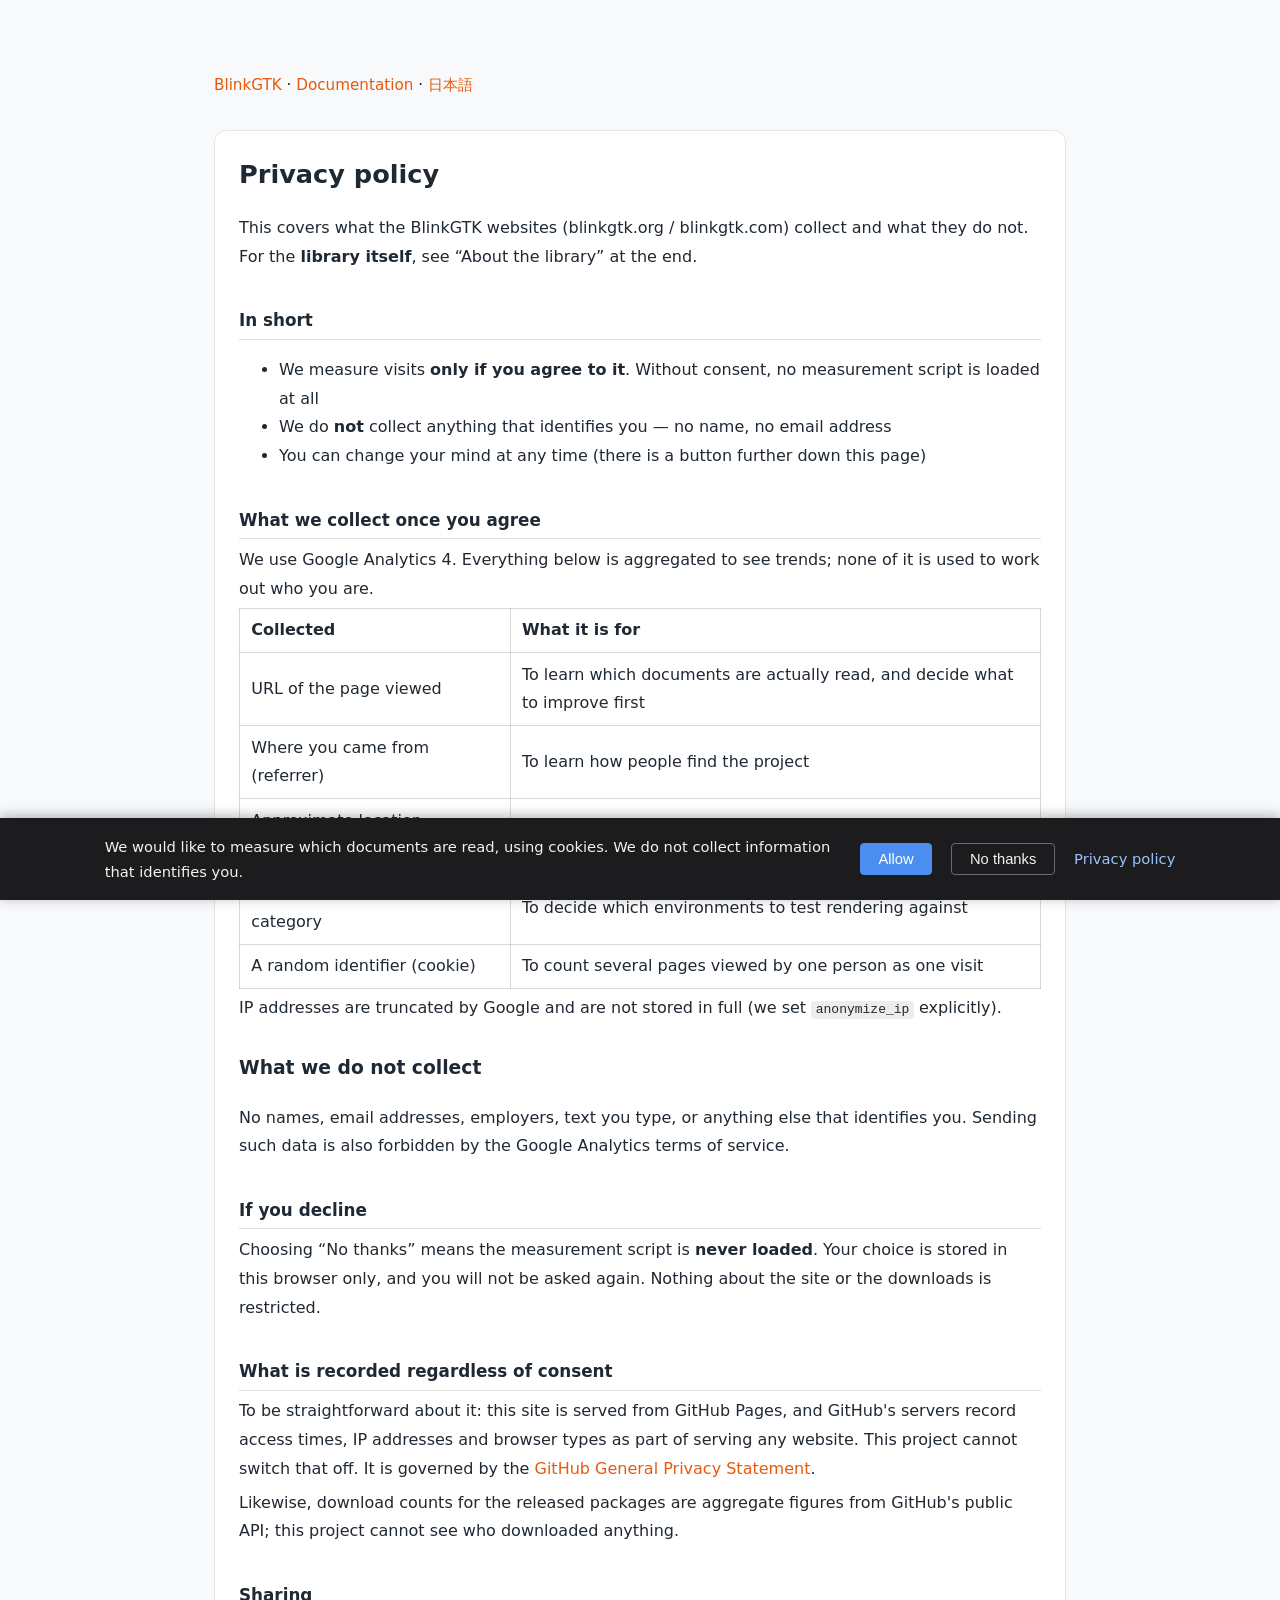
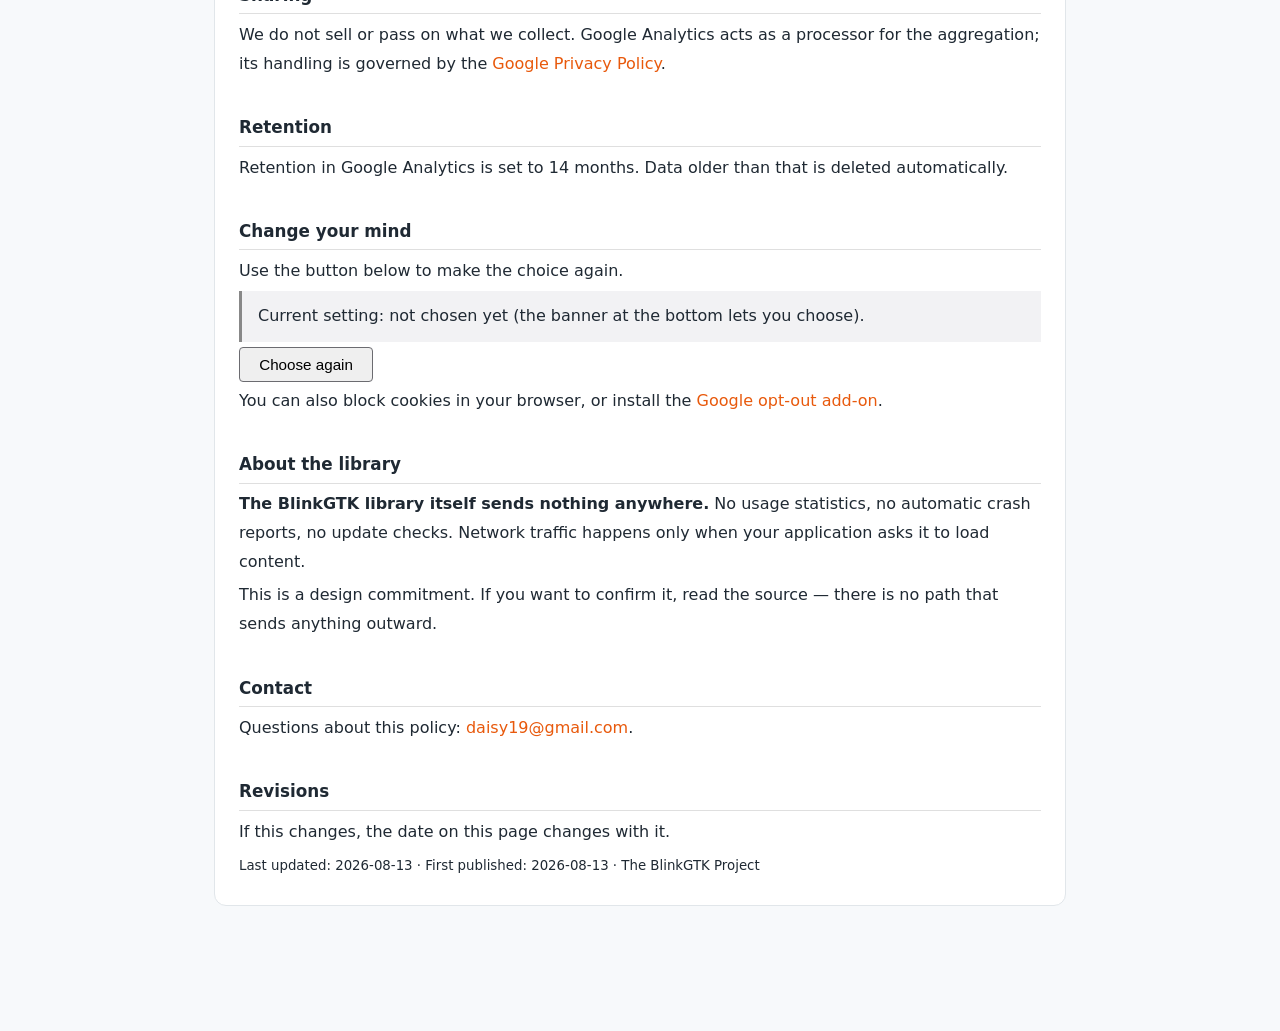
<file: privacy-en.html>
<!doctype html>
<html lang="en"><head><meta charset="utf-8">
<meta name="viewport" content="width=device-width, initial-scale=1">
<title>Privacy policy · BlinkGTK</title>
<meta name="description" content="What the BlinkGTK site collects and what it does not. How consent is asked for, and how to change your mind.">
<link rel="stylesheet" href="docs/docs.css">
<script src="/privacy-consent.js" defer></script>
</head><body><div class="wrap">
<div class="navbar"><a href="./">BlinkGTK</a> · <a href="docs/">Documentation</a> · <a href="privacy-ja.html">日本語</a></div>
<div class="card doc">

<h1>Privacy policy</h1>

<p>This covers what the BlinkGTK websites (blinkgtk.org / blinkgtk.com) collect and
what they do not. For the <strong>library itself</strong>, see “About the library”
at the end.</p>

<h2>In short</h2>

<ul>
<li>We measure visits <strong>only if you agree to it</strong>. Without consent, no measurement script is loaded at all</li>
<li>We do <strong>not</strong> collect anything that identifies you — no name, no email address</li>
<li>You can change your mind at any time (there is a button further down this page)</li>
</ul>

<h2>What we collect once you agree</h2>

<p>We use Google Analytics 4. Everything below is aggregated to see trends; none of it
is used to work out who you are.</p>

<table>
<thead><tr><th>Collected</th><th>What it is for</th></tr></thead>
<tbody>
<tr><td>URL of the page viewed</td><td>To learn which documents are actually read, and decide what to improve first</td></tr>
<tr><td>Where you came from (referrer)</td><td>To learn how people find the project</td></tr>
<tr><td>Approximate location (country, city)</td><td>To decide which language deserves more work</td></tr>
<tr><td>Browser, OS, screen size category</td><td>To decide which environments to test rendering against</td></tr>
<tr><td>A random identifier (cookie)</td><td>To count several pages viewed by one person as one visit</td></tr>
</tbody>
</table>

<p>IP addresses are truncated by Google and are not stored in full
(we set <code>anonymize_ip</code> explicitly).</p>

<h3>What we do not collect</h3>

<p>No names, email addresses, employers, text you type, or anything else that
identifies you. Sending such data is also forbidden by the Google Analytics terms
of service.</p>

<h2>If you decline</h2>

<p>Choosing “No thanks” means the measurement script is <strong>never loaded</strong>.
Your choice is stored in this browser only, and you will not be asked again.
Nothing about the site or the downloads is restricted.</p>

<h2>What is recorded regardless of consent</h2>

<p>To be straightforward about it: this site is served from GitHub Pages, and
GitHub's servers record access times, IP addresses and browser types as part of
serving any website. This project cannot switch that off. It is governed by the
<a href="https://docs.github.com/site-policy/privacy-policies/github-general-privacy-statement" rel="noopener">GitHub General Privacy Statement</a>.</p>

<p>Likewise, download counts for the released packages are aggregate figures from
GitHub's public API; this project cannot see who downloaded anything.</p>

<h2>Sharing</h2>

<p>We do not sell or pass on what we collect. Google Analytics acts as a processor
for the aggregation; its handling is governed by the
<a href="https://policies.google.com/privacy" rel="noopener">Google Privacy Policy</a>.</p>

<h2>Retention</h2>

<p>Retention in Google Analytics is set to 14 months. Data older than that is
deleted automatically.</p>

<h2>Change your mind</h2>

<p>Use the button below to make the choice again.</p>

<p id="blinkgtk-consent-status" style="padding:.7em 1em;background:#f2f2f4;border-left:3px solid #888;">The current setting cannot be shown because JavaScript is disabled.</p>
<p><button type="button" onclick="if(window.blinkgtkResetConsent){blinkgtkResetConsent()}else{location.reload()}"
   style="padding:.5rem 1.2rem;border-radius:4px;border:1px solid #6b6b70;cursor:pointer;font-size:.95rem">
   Choose again</button></p>

<p>You can also block cookies in your browser, or install the
<a href="https://tools.google.com/dlpage/gaoptout" rel="noopener">Google opt-out add-on</a>.</p>

<h2>About the library</h2>

<p><strong>The BlinkGTK library itself sends nothing anywhere.</strong> No usage
statistics, no automatic crash reports, no update checks. Network traffic happens
only when your application asks it to load content.</p>

<p>This is a design commitment. If you want to confirm it, read the source — there
is no path that sends anything outward.</p>

<h2>Contact</h2>

<p>Questions about this policy: <a href="mailto:daisy19@gmail.com">daisy19@gmail.com</a>.</p>

<h2>Revisions</h2>

<p>If this changes, the date on this page changes with it.</p>

<p><small>Last updated: 2026-08-13 · First published: 2026-08-13 · The BlinkGTK Project</small></p>

</div></div></body></html>
</file>
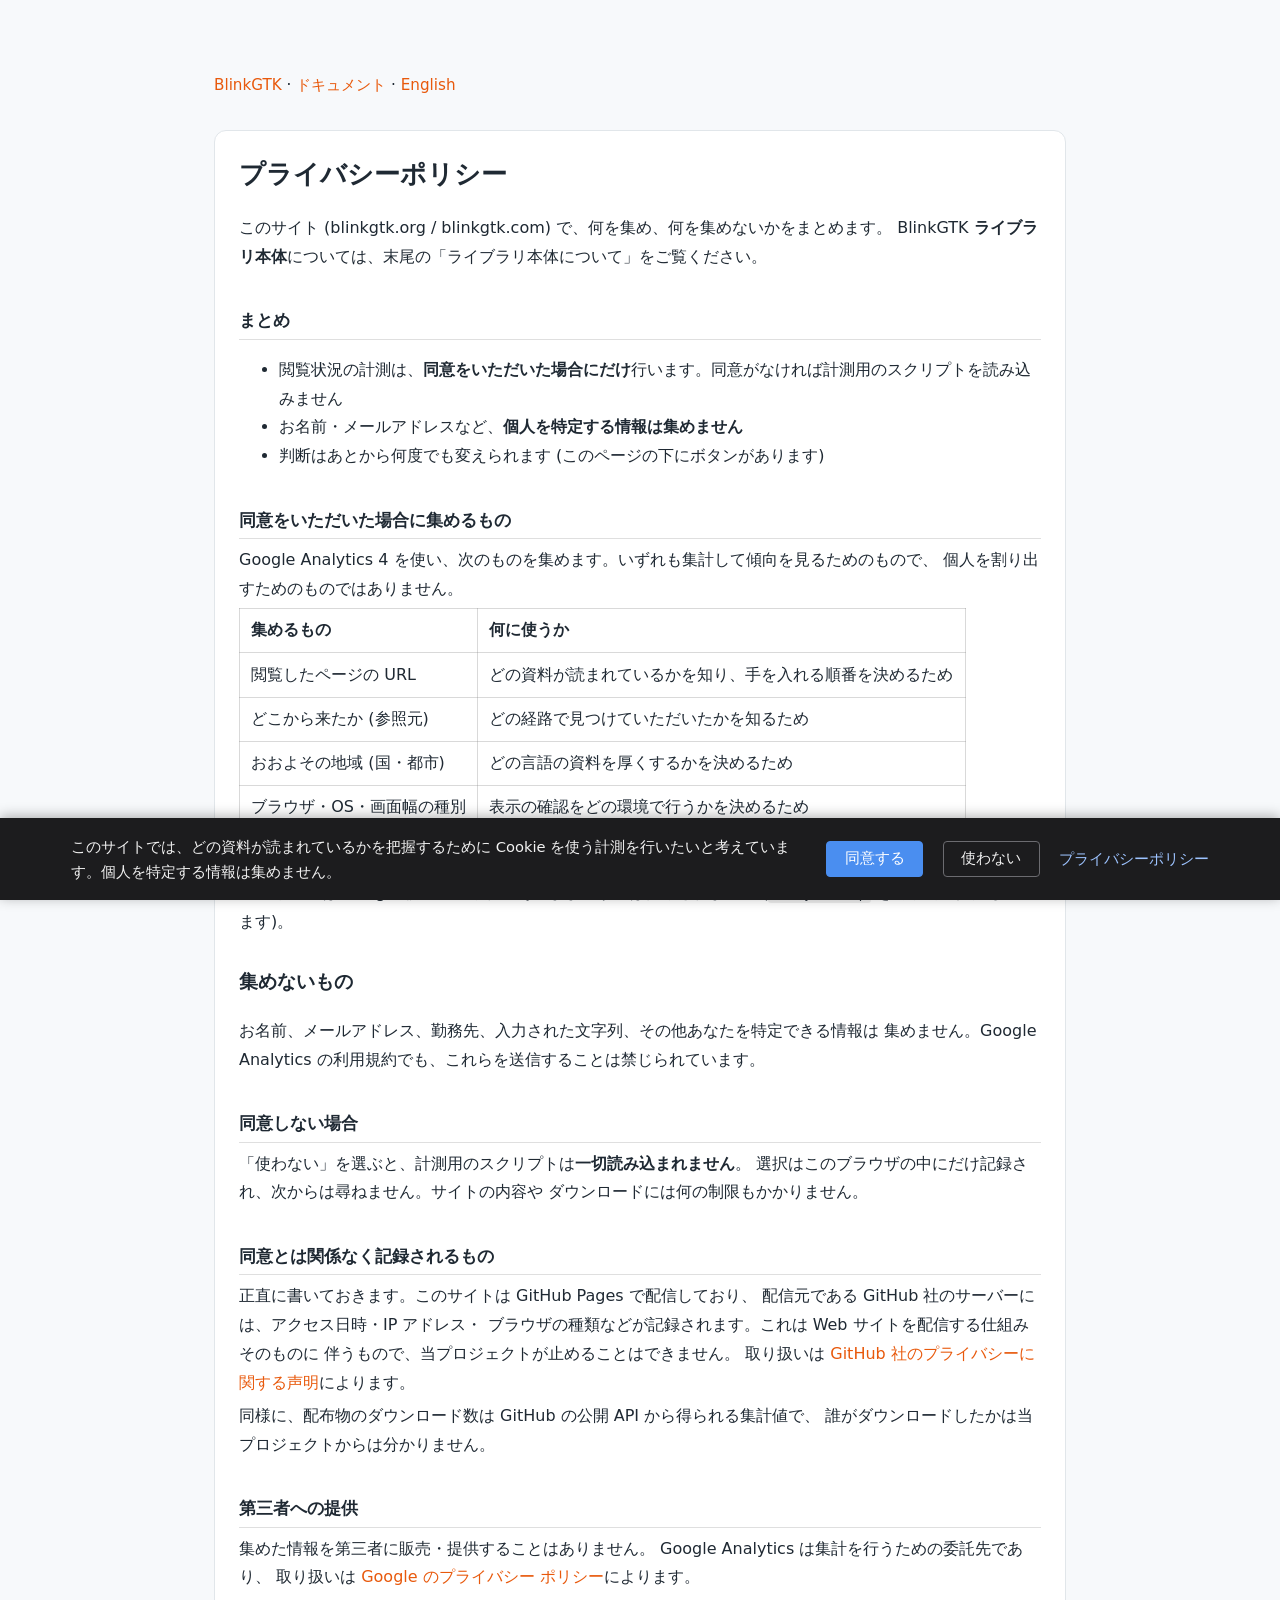
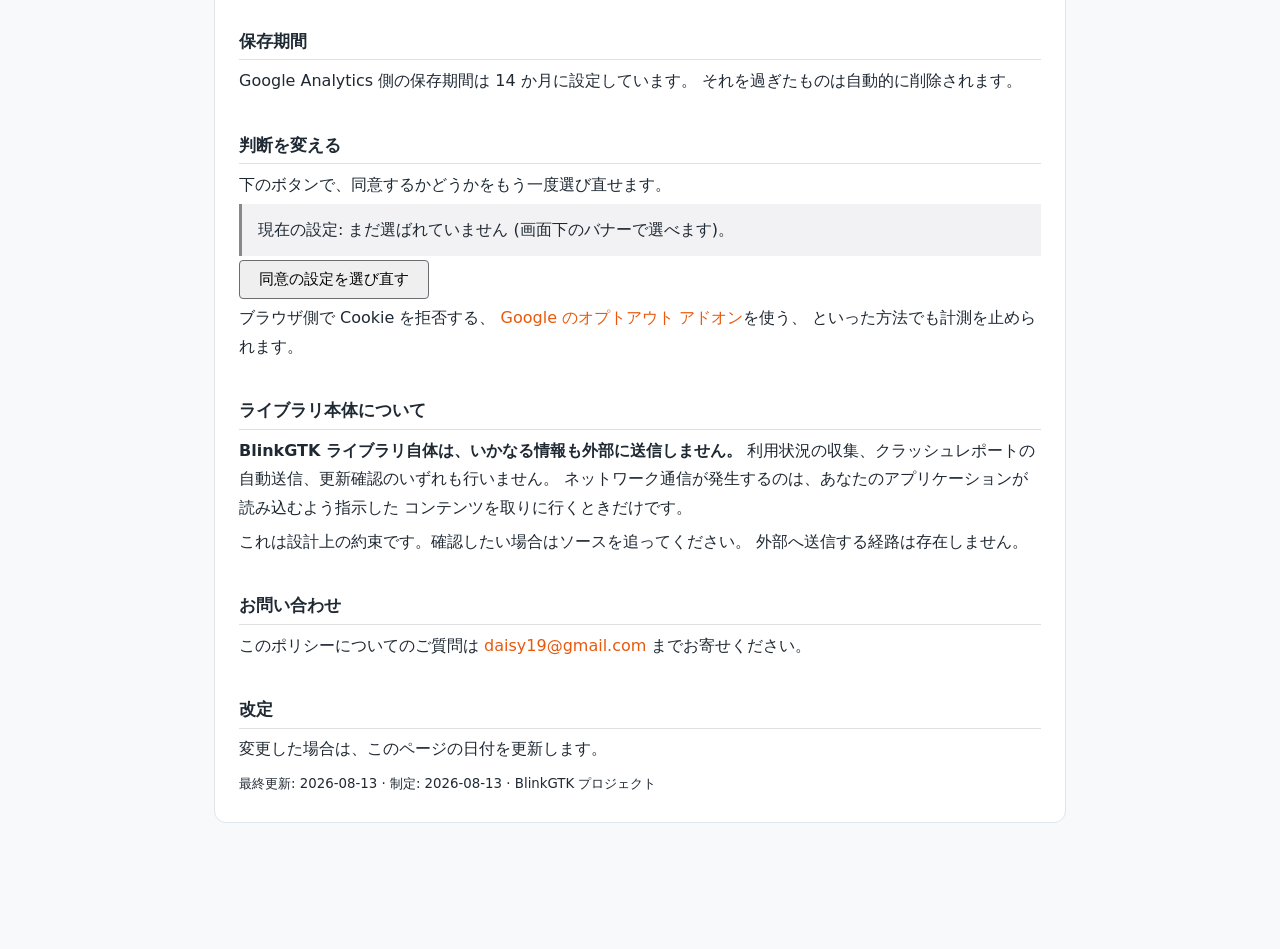
<file: privacy-ja.html>
<!doctype html>
<html lang="ja"><head><meta charset="utf-8">
<meta name="viewport" content="width=device-width, initial-scale=1">
<title>プライバシーポリシー · BlinkGTK</title>
<meta name="description" content="BlinkGTK のサイトで何を集め、何を集めないか。同意の取り方と、あとから変える方法。">
<link rel="stylesheet" href="docs/docs.css">
<script src="/privacy-consent.js" defer></script>
</head><body><div class="wrap">
<div class="navbar"><a href="./">BlinkGTK</a> · <a href="docs/">ドキュメント</a> · <a href="privacy-en.html">English</a></div>
<div class="card doc">

<h1>プライバシーポリシー</h1>

<p>このサイト (blinkgtk.org / blinkgtk.com) で、何を集め、何を集めないかをまとめます。
BlinkGTK <strong>ライブラリ本体</strong>については、末尾の「ライブラリ本体について」をご覧ください。</p>

<h2>まとめ</h2>

<ul>
<li>閲覧状況の計測は、<strong>同意をいただいた場合にだけ</strong>行います。同意がなければ計測用のスクリプトを読み込みません</li>
<li>お名前・メールアドレスなど、<strong>個人を特定する情報は集めません</strong></li>
<li>判断はあとから何度でも変えられます (このページの下にボタンがあります)</li>
</ul>

<h2>同意をいただいた場合に集めるもの</h2>

<p>Google Analytics 4 を使い、次のものを集めます。いずれも集計して傾向を見るためのもので、
個人を割り出すためのものではありません。</p>

<table>
<thead><tr><th>集めるもの</th><th>何に使うか</th></tr></thead>
<tbody>
<tr><td>閲覧したページの URL</td><td>どの資料が読まれているかを知り、手を入れる順番を決めるため</td></tr>
<tr><td>どこから来たか (参照元)</td><td>どの経路で見つけていただいたかを知るため</td></tr>
<tr><td>おおよその地域 (国・都市)</td><td>どの言語の資料を厚くするかを決めるため</td></tr>
<tr><td>ブラウザ・OS・画面幅の種別</td><td>表示の確認をどの環境で行うかを決めるため</td></tr>
<tr><td>ランダムな識別子 (Cookie)</td><td>同じ方の複数ページ閲覧を 1 回として数えるため</td></tr>
</tbody>
</table>

<p>IP アドレスは Google 側で丸められ、そのままの形では保存されません
(<code>anonymize_ip</code> を明示的に指定しています)。</p>

<h3>集めないもの</h3>

<p>お名前、メールアドレス、勤務先、入力された文字列、その他あなたを特定できる情報は
集めません。Google Analytics の利用規約でも、これらを送信することは禁じられています。</p>

<h2>同意しない場合</h2>

<p>「使わない」を選ぶと、計測用のスクリプトは<strong>一切読み込まれません</strong>。
選択はこのブラウザの中にだけ記録され、次からは尋ねません。サイトの内容や
ダウンロードには何の制限もかかりません。</p>

<h2>同意とは関係なく記録されるもの</h2>

<p>正直に書いておきます。このサイトは GitHub Pages で配信しており、
配信元である GitHub 社のサーバーには、アクセス日時・IP アドレス・
ブラウザの種類などが記録されます。これは Web サイトを配信する仕組みそのものに
伴うもので、当プロジェクトが止めることはできません。
取り扱いは <a href="https://docs.github.com/site-policy/privacy-policies/github-general-privacy-statement" rel="noopener">GitHub 社のプライバシーに関する声明</a>によります。</p>

<p>同様に、配布物のダウンロード数は GitHub の公開 API から得られる集計値で、
誰がダウンロードしたかは当プロジェクトからは分かりません。</p>

<h2>第三者への提供</h2>

<p>集めた情報を第三者に販売・提供することはありません。
Google Analytics は集計を行うための委託先であり、
取り扱いは <a href="https://policies.google.com/privacy" rel="noopener">Google のプライバシー ポリシー</a>によります。</p>

<h2>保存期間</h2>

<p>Google Analytics 側の保存期間は 14 か月に設定しています。
それを過ぎたものは自動的に削除されます。</p>

<h2>判断を変える</h2>

<p>下のボタンで、同意するかどうかをもう一度選び直せます。</p>

<p id="blinkgtk-consent-status" style="padding:.7em 1em;background:#f2f2f4;border-left:3px solid #888;">JavaScript が無効なため、現在の設定を表示できません。</p>
<p><button type="button" onclick="if(window.blinkgtkResetConsent){blinkgtkResetConsent()}else{location.reload()}"
   style="padding:.5rem 1.2rem;border-radius:4px;border:1px solid #6b6b70;cursor:pointer;font-size:.95rem">
   同意の設定を選び直す</button></p>

<p>ブラウザ側で Cookie を拒否する、
<a href="https://tools.google.com/dlpage/gaoptout" rel="noopener">Google のオプトアウト アドオン</a>を使う、
といった方法でも計測を止められます。</p>

<h2>ライブラリ本体について</h2>

<p><strong>BlinkGTK ライブラリ自体は、いかなる情報も外部に送信しません。</strong>
利用状況の収集、クラッシュレポートの自動送信、更新確認のいずれも行いません。
ネットワーク通信が発生するのは、あなたのアプリケーションが読み込むよう指示した
コンテンツを取りに行くときだけです。</p>

<p>これは設計上の約束です。確認したい場合はソースを追ってください。
外部へ送信する経路は存在しません。</p>

<h2>お問い合わせ</h2>

<p>このポリシーについてのご質問は <a href="mailto:daisy19@gmail.com">daisy19@gmail.com</a> までお寄せください。</p>

<h2>改定</h2>

<p>変更した場合は、このページの日付を更新します。</p>

<p><small>最終更新: 2026-08-13 · 制定: 2026-08-13 · BlinkGTK プロジェクト</small></p>

</div></div></body></html>
</file>
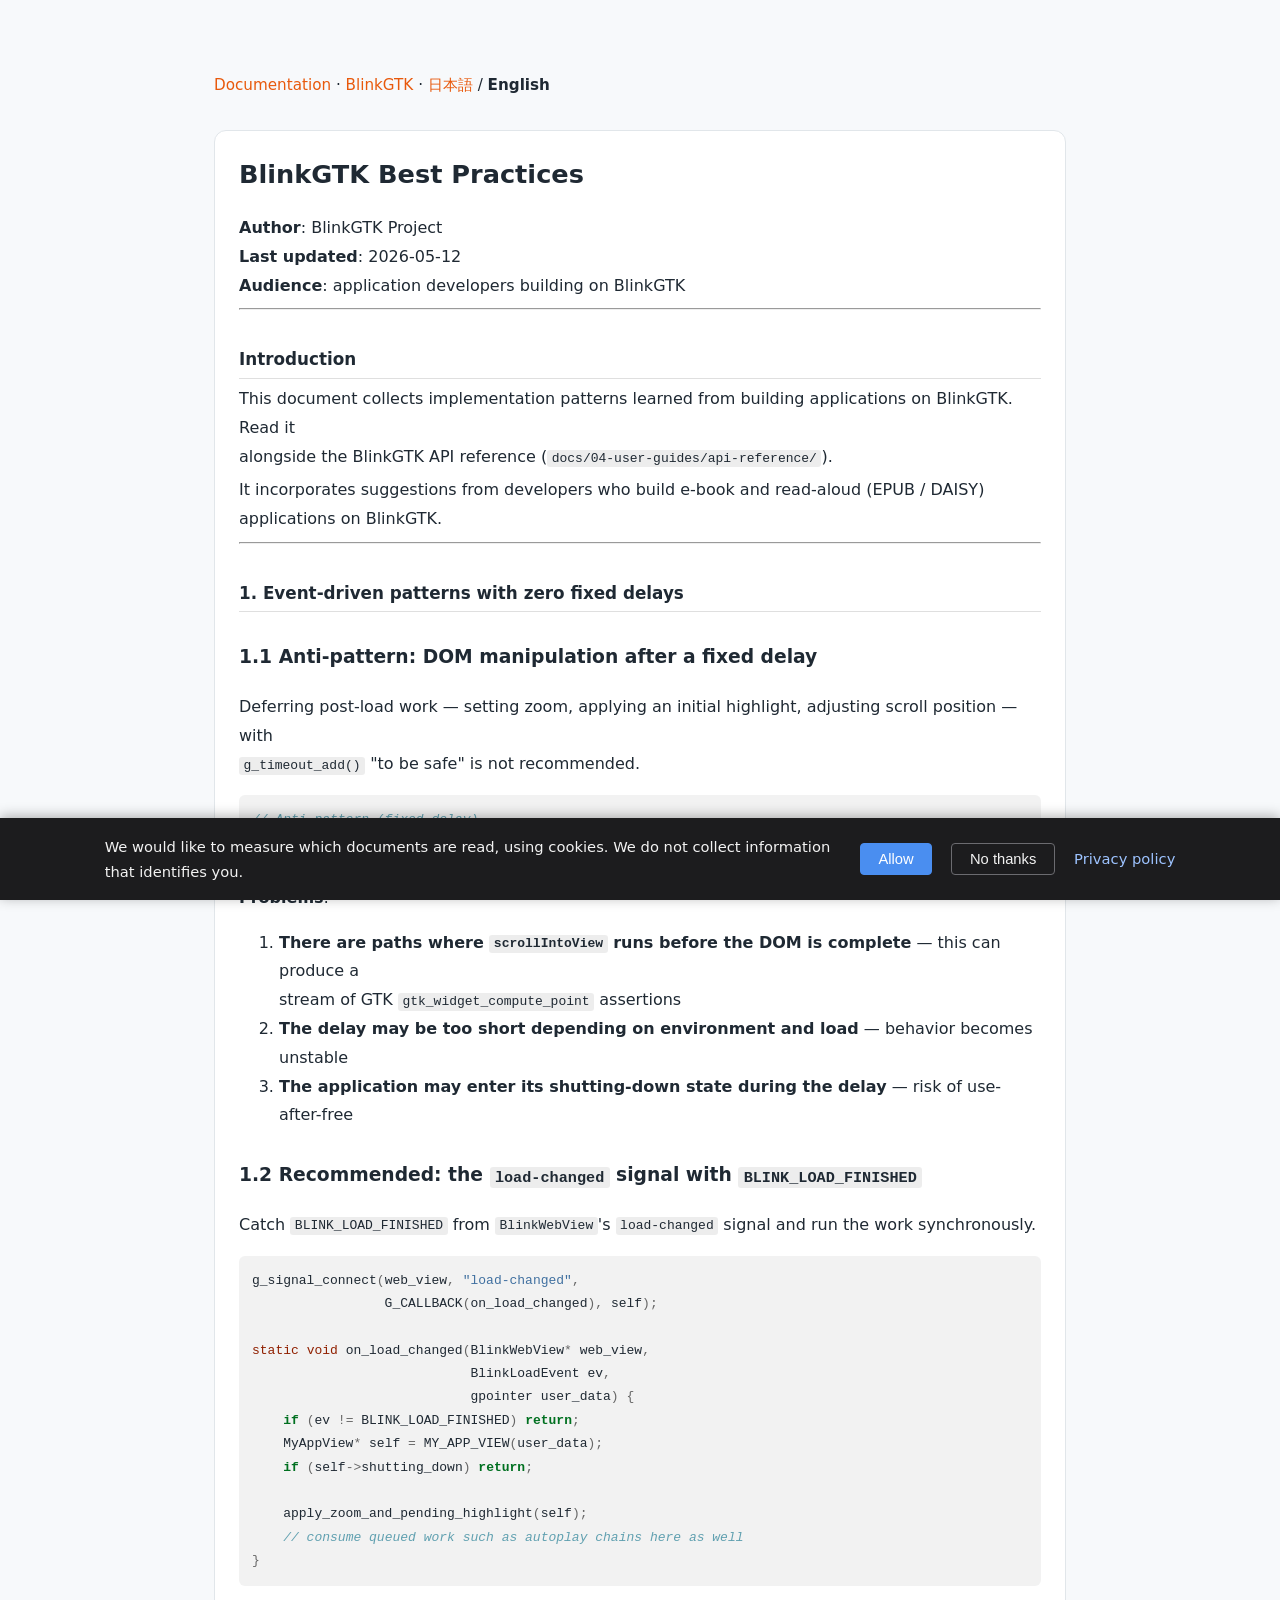
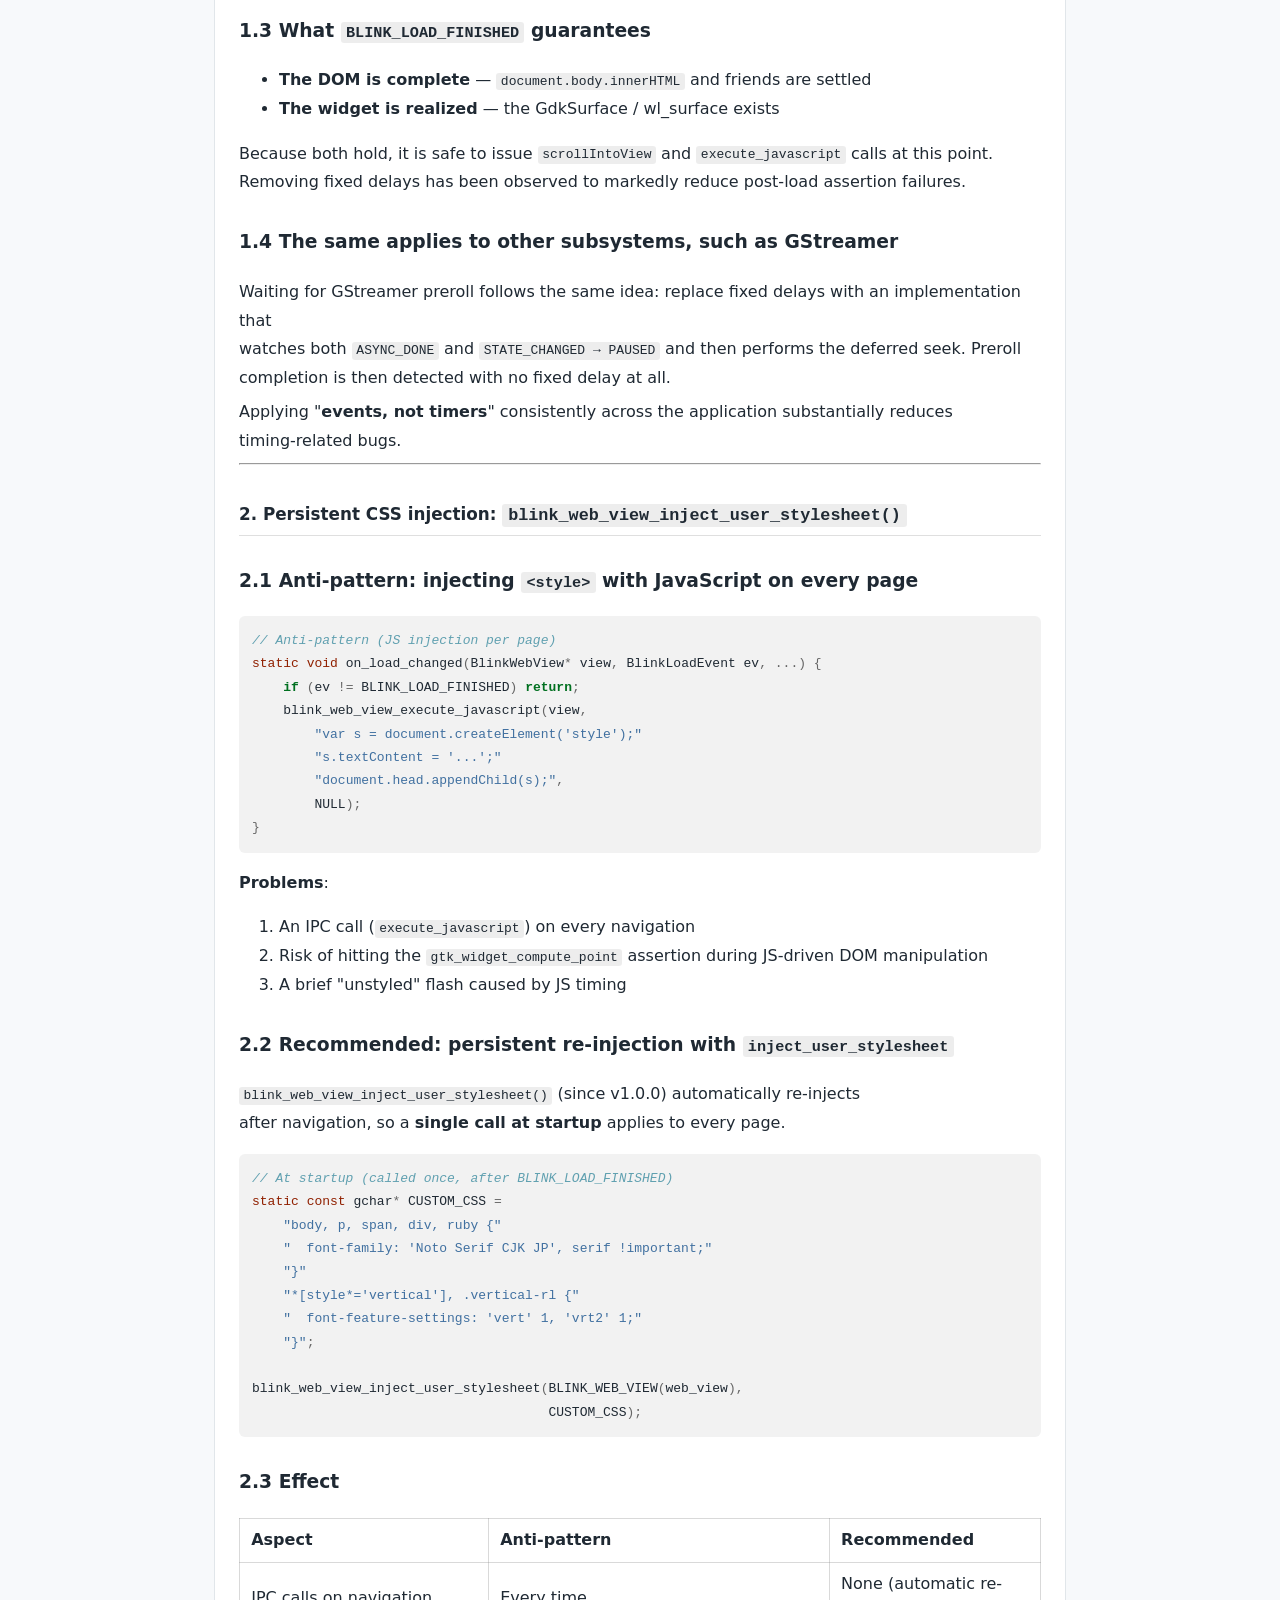
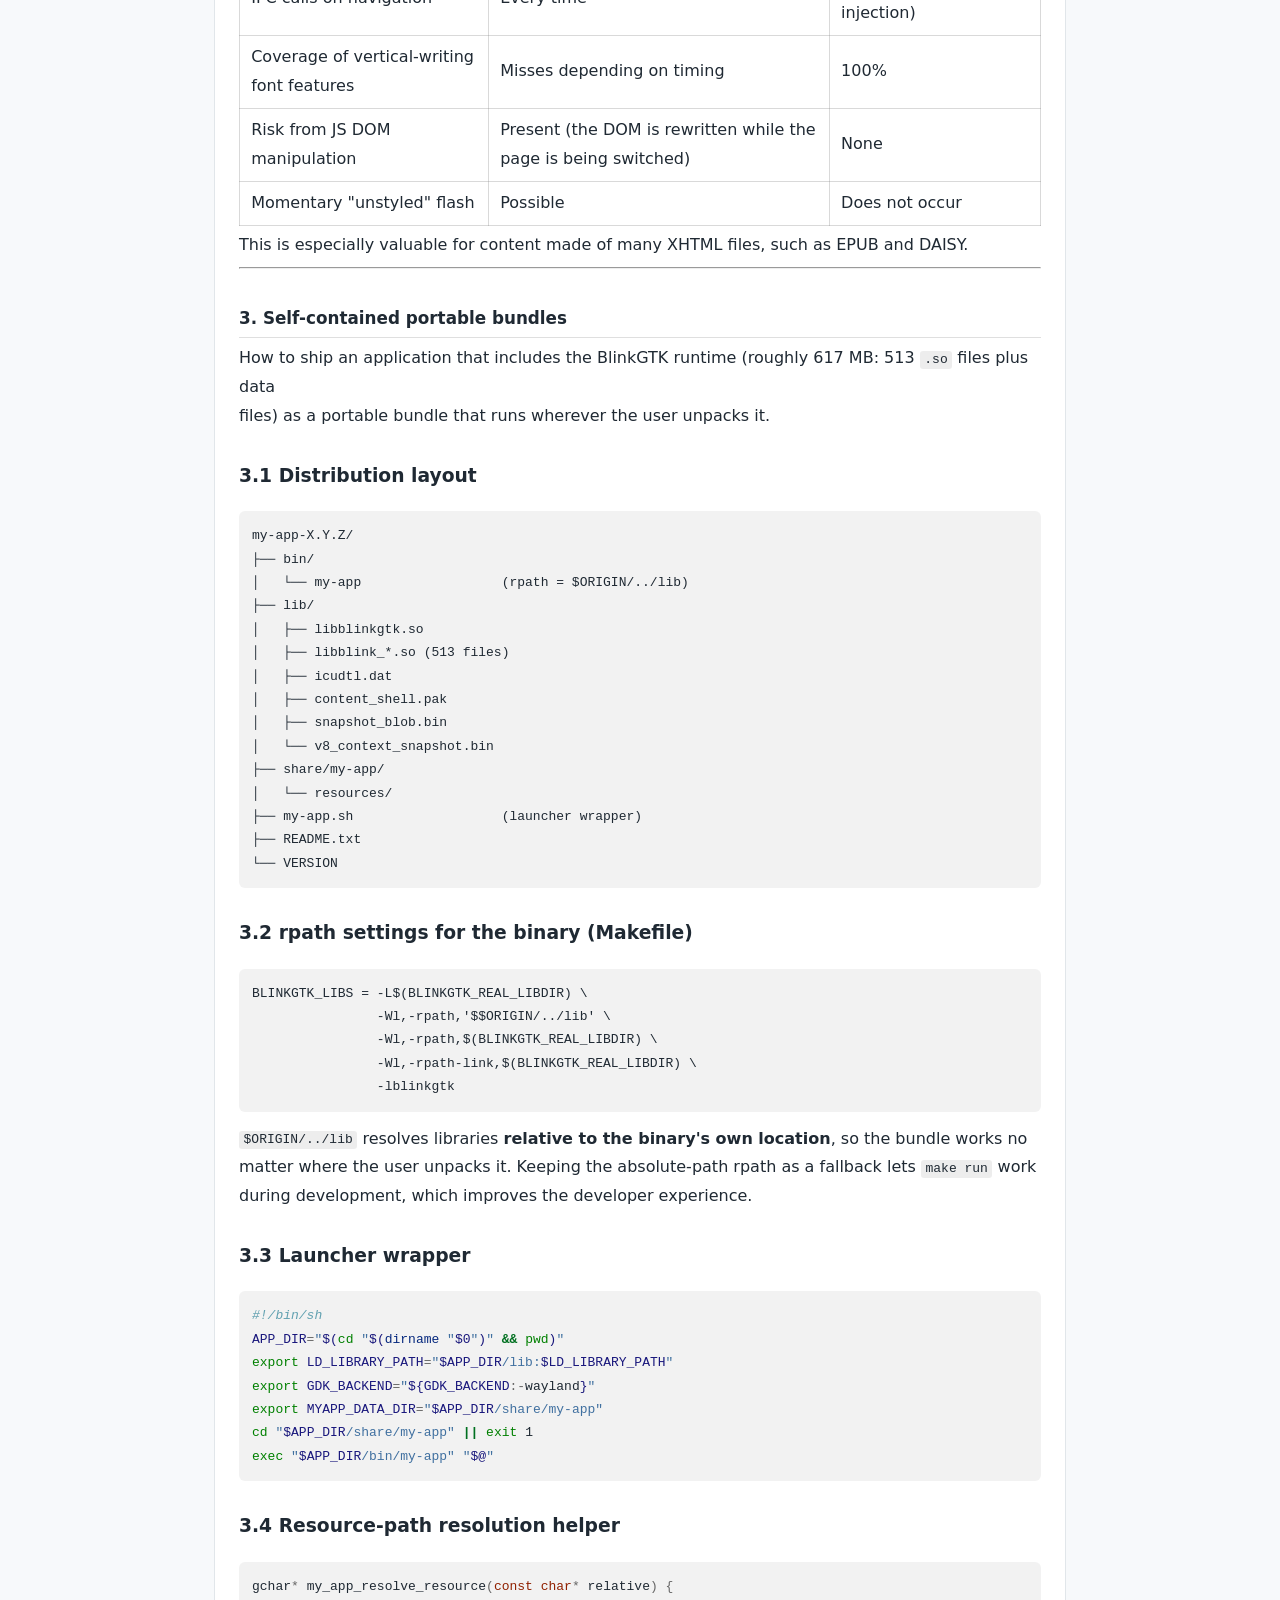
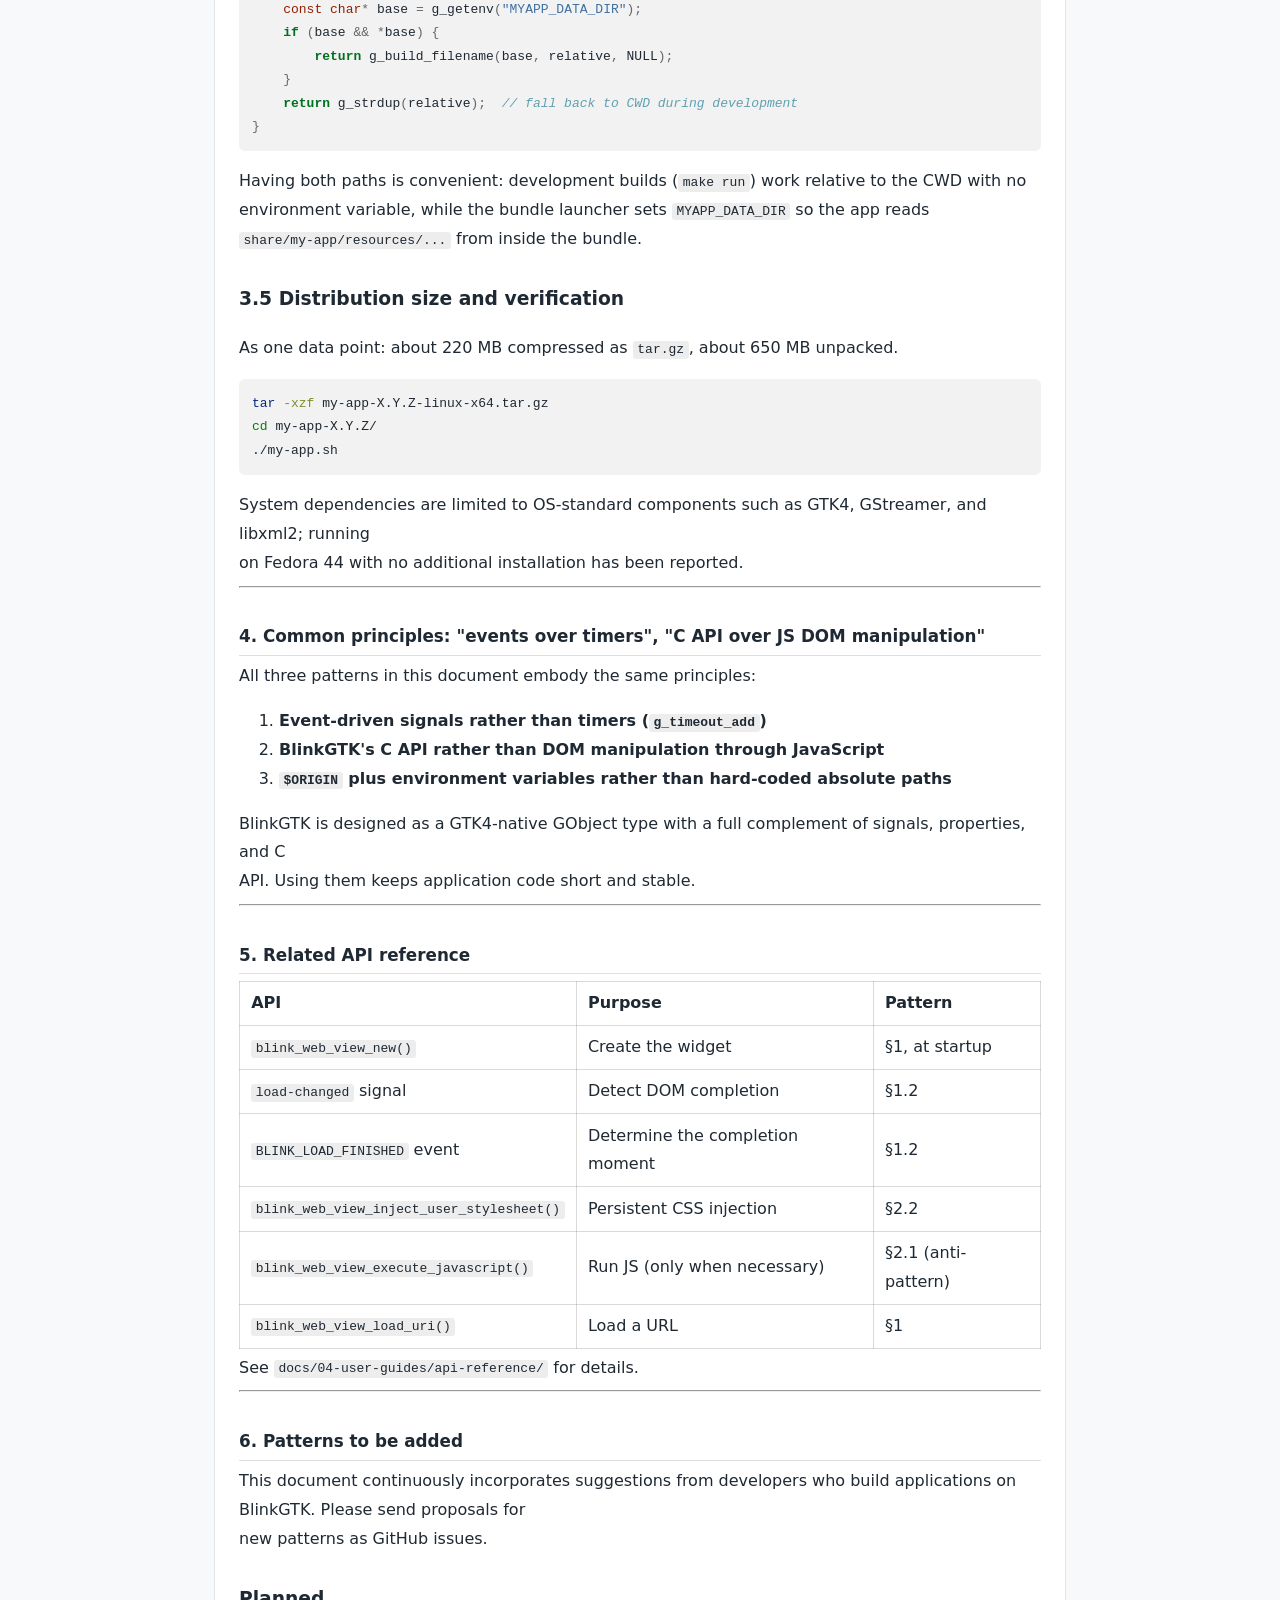
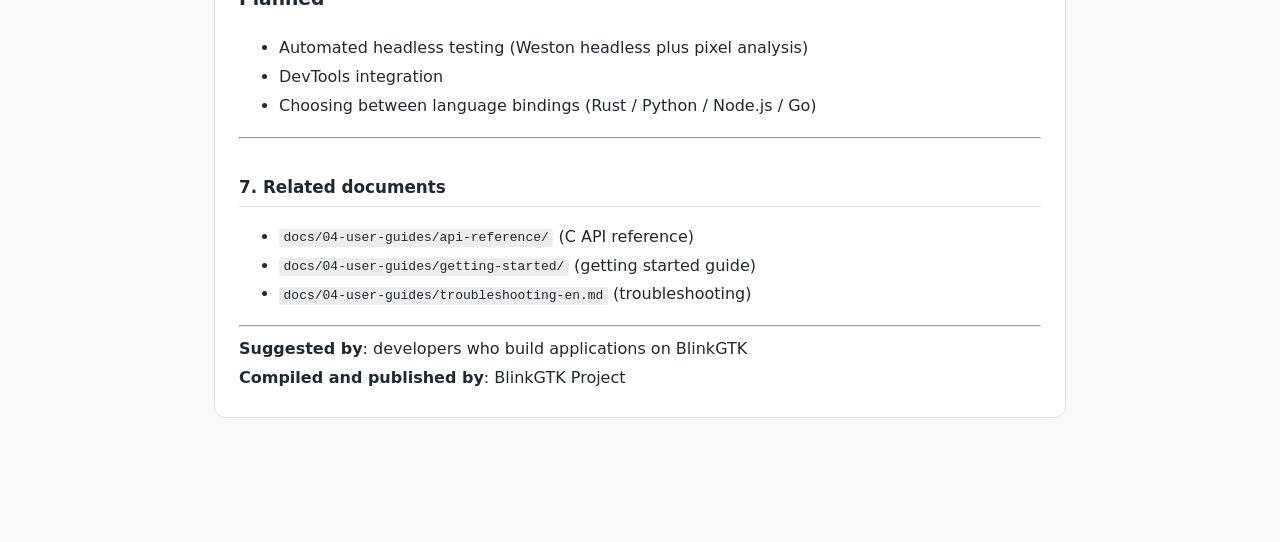
<file: docs/best-practices-en.html>
<!DOCTYPE html>
<html lang="en">
<head>
  <meta charset="utf-8" />
  <meta name="generator" content="pandoc" />
  <meta name="viewport" content="width=device-width, initial-scale=1.0, user-scalable=yes" />
  <title>BlinkGTK Best Practices — BlinkGTK</title>
  <style>
    code{white-space: pre-wrap;}
    span.smallcaps{font-variant: small-caps;}
    div.columns{display: flex; gap: min(4vw, 1.5em);}
    div.column{flex: auto; overflow-x: auto;}
    div.hanging-indent{margin-left: 1.5em; text-indent: -1.5em;}
    /* The extra [class] is a hack that increases specificity enough to
       override a similar rule in reveal.js */
    ul.task-list[class]{list-style: none;}
    ul.task-list li input[type="checkbox"] {
      font-size: inherit;
      width: 0.8em;
      margin: 0 0.8em 0.2em -1.6em;
      vertical-align: middle;
    }
    .display.math{display: block; text-align: center; margin: 0.5rem auto;}
    /* CSS for syntax highlighting */
    html { -webkit-text-size-adjust: 100%; }
    pre > code.sourceCode { white-space: pre; position: relative; }
    pre > code.sourceCode > span { display: inline-block; line-height: 1.25; }
    pre > code.sourceCode > span:empty { height: 1.2em; }
    .sourceCode { overflow: visible; }
    code.sourceCode > span { color: inherit; text-decoration: inherit; }
    div.sourceCode { margin: 1em 0; }
    pre.sourceCode { margin: 0; }
    @media screen {
    div.sourceCode { overflow: auto; }
    }
    @media print {
    pre > code.sourceCode { white-space: pre-wrap; }
    pre > code.sourceCode > span { text-indent: -5em; padding-left: 5em; }
    }
    pre.numberSource code
      { counter-reset: source-line 0; }
    pre.numberSource code > span
      { position: relative; left: -4em; counter-increment: source-line; }
    pre.numberSource code > span > a:first-child::before
      { content: counter(source-line);
        position: relative; left: -1em; text-align: right; vertical-align: baseline;
        border: none; display: inline-block;
        -webkit-touch-callout: none; -webkit-user-select: none;
        -khtml-user-select: none; -moz-user-select: none;
        -ms-user-select: none; user-select: none;
        padding: 0 4px; width: 4em;
        color: #aaaaaa;
      }
    pre.numberSource { margin-left: 3em; border-left: 1px solid #aaaaaa;  padding-left: 4px; }
    div.sourceCode
      {   }
    @media screen {
    pre > code.sourceCode > span > a:first-child::before { text-decoration: underline; }
    }
    code span.al { color: #ff0000; font-weight: bold; } /* Alert */
    code span.an { color: #60a0b0; font-weight: bold; font-style: italic; } /* Annotation */
    code span.at { color: #7d9029; } /* Attribute */
    code span.bn { color: #40a070; } /* BaseN */
    code span.bu { color: #008000; } /* BuiltIn */
    code span.cf { color: #007020; font-weight: bold; } /* ControlFlow */
    code span.ch { color: #4070a0; } /* Char */
    code span.cn { color: #880000; } /* Constant */
    code span.co { color: #60a0b0; font-style: italic; } /* Comment */
    code span.cv { color: #60a0b0; font-weight: bold; font-style: italic; } /* CommentVar */
    code span.do { color: #ba2121; font-style: italic; } /* Documentation */
    code span.dt { color: #902000; } /* DataType */
    code span.dv { color: #40a070; } /* DecVal */
    code span.er { color: #ff0000; font-weight: bold; } /* Error */
    code span.ex { } /* Extension */
    code span.fl { color: #40a070; } /* Float */
    code span.fu { color: #06287e; } /* Function */
    code span.im { color: #008000; font-weight: bold; } /* Import */
    code span.in { color: #60a0b0; font-weight: bold; font-style: italic; } /* Information */
    code span.kw { color: #007020; font-weight: bold; } /* Keyword */
    code span.op { color: #666666; } /* Operator */
    code span.ot { color: #007020; } /* Other */
    code span.pp { color: #bc7a00; } /* Preprocessor */
    code span.sc { color: #4070a0; } /* SpecialChar */
    code span.ss { color: #bb6688; } /* SpecialString */
    code span.st { color: #4070a0; } /* String */
    code span.va { color: #19177c; } /* Variable */
    code span.vs { color: #4070a0; } /* VerbatimString */
    code span.wa { color: #60a0b0; font-weight: bold; font-style: italic; } /* Warning */
  </style>
  <link rel="stylesheet" href="docs.css" />
<meta name="description" content="This document collects implementation patterns learned from building applications on BlinkGTK. Read it alongside the BlinkGTK API reference (docs/04-user-guides">
<link rel="canonical" href="https://blinkgtk.org/docs/best-practices-en.html">
<meta property="og:type" content="article">
<meta property="og:title" content="BlinkGTK Best Practices — BlinkGTK">
<meta property="og:description" content="This document collects implementation patterns learned from building applications on BlinkGTK. Read it alongside the BlinkGTK API reference (docs/04-user-guides">
<meta property="og:url" content="https://blinkgtk.org/docs/best-practices-en.html">
<meta property="og:site_name" content="BlinkGTK">
<meta property="og:image" content="https://blinkgtk.org/assets/gallery/g1-kusamakura-ch2-v4.png">
<meta name="twitter:card" content="summary_large_image">
<script src="/privacy-consent.js" defer></script>
<link rel="alternate" hreflang="ja" href="https://blinkgtk.org/docs/best-practices-ja.html">
<link rel="alternate" hreflang="en" href="https://blinkgtk.org/docs/best-practices-en.html">
<link rel="alternate" hreflang="x-default" href="https://blinkgtk.org/docs/best-practices-en.html">
</head>
<body>
<div class="wrap"><div class="navbar">
  <a href="index.html">Documentation</a> ·
  <a href="../index.html">BlinkGTK</a> ·
  <span class="langsw"><a href="best-practices-ja.html" hreflang="ja" lang="ja">日本語</a> / <strong>English</strong></span>
</div><div class="card doc">
<h1 id="blinkgtk-best-practices">BlinkGTK Best Practices</h1>
<p><strong>Author</strong>: BlinkGTK Project<br />
<strong>Last updated</strong>: 2026-05-12<br />
<strong>Audience</strong>: application developers building on
BlinkGTK</p>
<hr />
<h2 id="introduction">Introduction</h2>
<p>This document collects implementation patterns learned from building
applications on BlinkGTK. Read it<br />
alongside the BlinkGTK API reference
(<code>docs/04-user-guides/api-reference/</code>).</p>
<p>It incorporates suggestions from developers who build e-book and
read-aloud (EPUB / DAISY) applications on BlinkGTK.</p>
<hr />
<h2 id="1-event-driven-patterns-with-zero-fixed-delays">1. Event-driven
patterns with zero fixed delays</h2>
<h3 id="11-anti-pattern-dom-manipulation-after-a-fixed-delay">1.1
Anti-pattern: DOM manipulation after a fixed delay</h3>
<p>Deferring post-load work — setting zoom, applying an initial
highlight, adjusting scroll position — with<br />
<code>g_timeout_add()</code> "to be safe" is not recommended.</p>
<div class="sourceCode" id="cb1"><pre class="sourceCode c"><code class="sourceCode c"><span id="cb1-1"><a href="#cb1-1" aria-hidden="true" tabindex="-1"></a><span class="co">// Anti-pattern (fixed delay)</span></span>
<span id="cb1-2"><a href="#cb1-2" aria-hidden="true" tabindex="-1"></a>g_timeout_add<span class="op">(</span><span class="dv">400</span><span class="op">,</span> deferred_zoom_and_highlight_cb<span class="op">,</span> self<span class="op">);</span></span></code></pre></div>
<p><strong>Problems</strong>:</p>
<ol type="1">
<li><strong>There are paths where <code>scrollIntoView</code> runs
before the DOM is complete</strong> — this can produce a<br />
stream of GTK <code>gtk_widget_compute_point</code> assertions</li>
<li><strong>The delay may be too short depending on environment and
load</strong> — behavior becomes unstable</li>
<li><strong>The application may enter its shutting-down state during the
delay</strong> — risk of use-after-free</li>
</ol>
<h3
id="12-recommended-the-load-changed-signal-with-blink_load_finished">1.2
Recommended: the <code>load-changed</code> signal with
<code>BLINK_LOAD_FINISHED</code></h3>
<p>Catch <code>BLINK_LOAD_FINISHED</code> from
<code>BlinkWebView</code>'s <code>load-changed</code> signal and run the
work synchronously.</p>
<div class="sourceCode" id="cb2"><pre class="sourceCode c"><code class="sourceCode c"><span id="cb2-1"><a href="#cb2-1" aria-hidden="true" tabindex="-1"></a>g_signal_connect<span class="op">(</span>web_view<span class="op">,</span> <span class="st">&quot;load-changed&quot;</span><span class="op">,</span></span>
<span id="cb2-2"><a href="#cb2-2" aria-hidden="true" tabindex="-1"></a>                 G_CALLBACK<span class="op">(</span>on_load_changed<span class="op">),</span> self<span class="op">);</span></span>
<span id="cb2-3"><a href="#cb2-3" aria-hidden="true" tabindex="-1"></a></span>
<span id="cb2-4"><a href="#cb2-4" aria-hidden="true" tabindex="-1"></a><span class="dt">static</span> <span class="dt">void</span> on_load_changed<span class="op">(</span>BlinkWebView<span class="op">*</span> web_view<span class="op">,</span></span>
<span id="cb2-5"><a href="#cb2-5" aria-hidden="true" tabindex="-1"></a>                            BlinkLoadEvent ev<span class="op">,</span></span>
<span id="cb2-6"><a href="#cb2-6" aria-hidden="true" tabindex="-1"></a>                            gpointer user_data<span class="op">)</span> <span class="op">{</span></span>
<span id="cb2-7"><a href="#cb2-7" aria-hidden="true" tabindex="-1"></a>    <span class="cf">if</span> <span class="op">(</span>ev <span class="op">!=</span> BLINK_LOAD_FINISHED<span class="op">)</span> <span class="cf">return</span><span class="op">;</span></span>
<span id="cb2-8"><a href="#cb2-8" aria-hidden="true" tabindex="-1"></a>    MyAppView<span class="op">*</span> self <span class="op">=</span> MY_APP_VIEW<span class="op">(</span>user_data<span class="op">);</span></span>
<span id="cb2-9"><a href="#cb2-9" aria-hidden="true" tabindex="-1"></a>    <span class="cf">if</span> <span class="op">(</span>self<span class="op">-&gt;</span>shutting_down<span class="op">)</span> <span class="cf">return</span><span class="op">;</span></span>
<span id="cb2-10"><a href="#cb2-10" aria-hidden="true" tabindex="-1"></a></span>
<span id="cb2-11"><a href="#cb2-11" aria-hidden="true" tabindex="-1"></a>    apply_zoom_and_pending_highlight<span class="op">(</span>self<span class="op">);</span></span>
<span id="cb2-12"><a href="#cb2-12" aria-hidden="true" tabindex="-1"></a>    <span class="co">// consume queued work such as autoplay chains here as well</span></span>
<span id="cb2-13"><a href="#cb2-13" aria-hidden="true" tabindex="-1"></a><span class="op">}</span></span></code></pre></div>
<h3 id="13-what-blink_load_finished-guarantees">1.3 What
<code>BLINK_LOAD_FINISHED</code> guarantees</h3>
<ul>
<li><strong>The DOM is complete</strong> —
<code>document.body.innerHTML</code> and friends are settled</li>
<li><strong>The widget is realized</strong> — the GdkSurface /
wl_surface exists</li>
</ul>
<p>Because both hold, it is safe to issue <code>scrollIntoView</code>
and <code>execute_javascript</code> calls at this point.<br />
Removing fixed delays has been observed to markedly reduce post-load
assertion failures.</p>
<h3 id="14-the-same-applies-to-other-subsystems-such-as-gstreamer">1.4
The same applies to other subsystems, such as GStreamer</h3>
<p>Waiting for GStreamer preroll follows the same idea: replace fixed
delays with an implementation that<br />
watches both <code>ASYNC_DONE</code> and
<code>STATE_CHANGED → PAUSED</code> and then performs the deferred seek.
Preroll<br />
completion is then detected with no fixed delay at all.</p>
<p>Applying "<strong>events, not timers</strong>" consistently across
the application substantially reduces<br />
timing-related bugs.</p>
<hr />
<h2
id="2-persistent-css-injection-blink_web_view_inject_user_stylesheet">2.
Persistent CSS injection:
<code>blink_web_view_inject_user_stylesheet()</code></h2>
<h3
id="21-anti-pattern-injecting-style-with-javascript-on-every-page">2.1
Anti-pattern: injecting <code>&lt;style&gt;</code> with JavaScript on
every page</h3>
<div class="sourceCode" id="cb3"><pre class="sourceCode c"><code class="sourceCode c"><span id="cb3-1"><a href="#cb3-1" aria-hidden="true" tabindex="-1"></a><span class="co">// Anti-pattern (JS injection per page)</span></span>
<span id="cb3-2"><a href="#cb3-2" aria-hidden="true" tabindex="-1"></a><span class="dt">static</span> <span class="dt">void</span> on_load_changed<span class="op">(</span>BlinkWebView<span class="op">*</span> view<span class="op">,</span> BlinkLoadEvent ev<span class="op">,</span> <span class="op">...)</span> <span class="op">{</span></span>
<span id="cb3-3"><a href="#cb3-3" aria-hidden="true" tabindex="-1"></a>    <span class="cf">if</span> <span class="op">(</span>ev <span class="op">!=</span> BLINK_LOAD_FINISHED<span class="op">)</span> <span class="cf">return</span><span class="op">;</span></span>
<span id="cb3-4"><a href="#cb3-4" aria-hidden="true" tabindex="-1"></a>    blink_web_view_execute_javascript<span class="op">(</span>view<span class="op">,</span></span>
<span id="cb3-5"><a href="#cb3-5" aria-hidden="true" tabindex="-1"></a>        <span class="st">&quot;var s = document.createElement(&#39;style&#39;);&quot;</span></span>
<span id="cb3-6"><a href="#cb3-6" aria-hidden="true" tabindex="-1"></a>        <span class="st">&quot;s.textContent = &#39;...&#39;;&quot;</span></span>
<span id="cb3-7"><a href="#cb3-7" aria-hidden="true" tabindex="-1"></a>        <span class="st">&quot;document.head.appendChild(s);&quot;</span><span class="op">,</span></span>
<span id="cb3-8"><a href="#cb3-8" aria-hidden="true" tabindex="-1"></a>        NULL<span class="op">);</span></span>
<span id="cb3-9"><a href="#cb3-9" aria-hidden="true" tabindex="-1"></a><span class="op">}</span></span></code></pre></div>
<p><strong>Problems</strong>:</p>
<ol type="1">
<li>An IPC call (<code>execute_javascript</code>) on every
navigation</li>
<li>Risk of hitting the <code>gtk_widget_compute_point</code> assertion
during JS-driven DOM manipulation</li>
<li>A brief "unstyled" flash caused by JS timing</li>
</ol>
<h3
id="22-recommended-persistent-re-injection-with-inject_user_stylesheet">2.2
Recommended: persistent re-injection with
<code>inject_user_stylesheet</code></h3>
<p><code>blink_web_view_inject_user_stylesheet()</code> (since v1.0.0)
automatically re-injects<br />
after navigation, so a <strong>single call at startup</strong> applies
to every page.</p>
<div class="sourceCode" id="cb4"><pre class="sourceCode c"><code class="sourceCode c"><span id="cb4-1"><a href="#cb4-1" aria-hidden="true" tabindex="-1"></a><span class="co">// At startup (called once, after BLINK_LOAD_FINISHED)</span></span>
<span id="cb4-2"><a href="#cb4-2" aria-hidden="true" tabindex="-1"></a><span class="dt">static</span> <span class="dt">const</span> gchar<span class="op">*</span> CUSTOM_CSS <span class="op">=</span></span>
<span id="cb4-3"><a href="#cb4-3" aria-hidden="true" tabindex="-1"></a>    <span class="st">&quot;body, p, span, div, ruby {&quot;</span></span>
<span id="cb4-4"><a href="#cb4-4" aria-hidden="true" tabindex="-1"></a>    <span class="st">&quot;  font-family: &#39;Noto Serif CJK JP&#39;, serif !important;&quot;</span></span>
<span id="cb4-5"><a href="#cb4-5" aria-hidden="true" tabindex="-1"></a>    <span class="st">&quot;}&quot;</span></span>
<span id="cb4-6"><a href="#cb4-6" aria-hidden="true" tabindex="-1"></a>    <span class="st">&quot;*[style*=&#39;vertical&#39;], .vertical-rl {&quot;</span></span>
<span id="cb4-7"><a href="#cb4-7" aria-hidden="true" tabindex="-1"></a>    <span class="st">&quot;  font-feature-settings: &#39;vert&#39; 1, &#39;vrt2&#39; 1;&quot;</span></span>
<span id="cb4-8"><a href="#cb4-8" aria-hidden="true" tabindex="-1"></a>    <span class="st">&quot;}&quot;</span><span class="op">;</span></span>
<span id="cb4-9"><a href="#cb4-9" aria-hidden="true" tabindex="-1"></a></span>
<span id="cb4-10"><a href="#cb4-10" aria-hidden="true" tabindex="-1"></a>blink_web_view_inject_user_stylesheet<span class="op">(</span>BLINK_WEB_VIEW<span class="op">(</span>web_view<span class="op">),</span></span>
<span id="cb4-11"><a href="#cb4-11" aria-hidden="true" tabindex="-1"></a>                                      CUSTOM_CSS<span class="op">);</span></span></code></pre></div>
<h3 id="23-effect">2.3 Effect</h3>
<table>
<thead>
<tr>
<th>Aspect</th>
<th>Anti-pattern</th>
<th>Recommended</th>
</tr>
</thead>
<tbody>
<tr>
<td>IPC calls on navigation</td>
<td>Every time</td>
<td>None (automatic re-injection)</td>
</tr>
<tr>
<td>Coverage of vertical-writing font features</td>
<td>Misses depending on timing</td>
<td>100%</td>
</tr>
<tr>
<td>Risk from JS DOM manipulation</td>
<td>Present (the DOM is rewritten while the page is being switched)</td>
<td>None</td>
</tr>
<tr>
<td>Momentary "unstyled" flash</td>
<td>Possible</td>
<td>Does not occur</td>
</tr>
</tbody>
</table>
<p>This is especially valuable for content made of many XHTML files,
such as EPUB and DAISY.</p>
<hr />
<h2 id="3-self-contained-portable-bundles">3. Self-contained portable
bundles</h2>
<p>How to ship an application that includes the BlinkGTK runtime
(roughly 617 MB: 513 <code>.so</code> files plus data<br />
files) as a portable bundle that runs wherever the user unpacks it.</p>
<h3 id="31-distribution-layout">3.1 Distribution layout</h3>
<pre><code>my-app-X.Y.Z/
├── bin/
│   └── my-app                  (rpath = $ORIGIN/../lib)
├── lib/
│   ├── libblinkgtk.so
│   ├── libblink_*.so (513 files)
│   ├── icudtl.dat
│   ├── content_shell.pak
│   ├── snapshot_blob.bin
│   └── v8_context_snapshot.bin
├── share/my-app/
│   └── resources/
├── my-app.sh                   (launcher wrapper)
├── README.txt
└── VERSION</code></pre>
<h3 id="32-rpath-settings-for-the-binary-makefile">3.2 rpath settings
for the binary (Makefile)</h3>
<pre class="make"><code>BLINKGTK_LIBS = -L$(BLINKGTK_REAL_LIBDIR) \
                -Wl,-rpath,&#39;$$ORIGIN/../lib&#39; \
                -Wl,-rpath,$(BLINKGTK_REAL_LIBDIR) \
                -Wl,-rpath-link,$(BLINKGTK_REAL_LIBDIR) \
                -lblinkgtk</code></pre>
<p><code>$ORIGIN/../lib</code> resolves libraries <strong>relative to
the binary's own location</strong>, so the bundle works no<br />
matter where the user unpacks it. Keeping the absolute-path rpath as a
fallback lets <code>make run</code> work<br />
during development, which improves the developer experience.</p>
<h3 id="33-launcher-wrapper">3.3 Launcher wrapper</h3>
<div class="sourceCode" id="cb7"><pre class="sourceCode sh"><code class="sourceCode bash"><span id="cb7-1"><a href="#cb7-1" aria-hidden="true" tabindex="-1"></a><span class="co">#!/bin/sh</span></span>
<span id="cb7-2"><a href="#cb7-2" aria-hidden="true" tabindex="-1"></a><span class="va">APP_DIR</span><span class="op">=</span><span class="st">&quot;</span><span class="va">$(</span><span class="bu">cd</span> <span class="st">&quot;</span><span class="va">$(</span><span class="fu">dirname</span> <span class="st">&quot;</span><span class="va">$0</span><span class="st">&quot;</span><span class="va">)</span><span class="st">&quot;</span> <span class="kw">&amp;&amp;</span> <span class="bu">pwd</span><span class="va">)</span><span class="st">&quot;</span></span>
<span id="cb7-3"><a href="#cb7-3" aria-hidden="true" tabindex="-1"></a><span class="bu">export</span> <span class="va">LD_LIBRARY_PATH</span><span class="op">=</span><span class="st">&quot;</span><span class="va">$APP_DIR</span><span class="st">/lib:</span><span class="va">$LD_LIBRARY_PATH</span><span class="st">&quot;</span></span>
<span id="cb7-4"><a href="#cb7-4" aria-hidden="true" tabindex="-1"></a><span class="bu">export</span> <span class="va">GDK_BACKEND</span><span class="op">=</span><span class="st">&quot;</span><span class="va">${GDK_BACKEND</span><span class="op">:-</span>wayland<span class="va">}</span><span class="st">&quot;</span></span>
<span id="cb7-5"><a href="#cb7-5" aria-hidden="true" tabindex="-1"></a><span class="bu">export</span> <span class="va">MYAPP_DATA_DIR</span><span class="op">=</span><span class="st">&quot;</span><span class="va">$APP_DIR</span><span class="st">/share/my-app&quot;</span></span>
<span id="cb7-6"><a href="#cb7-6" aria-hidden="true" tabindex="-1"></a><span class="bu">cd</span> <span class="st">&quot;</span><span class="va">$APP_DIR</span><span class="st">/share/my-app&quot;</span> <span class="kw">||</span> <span class="bu">exit</span> 1</span>
<span id="cb7-7"><a href="#cb7-7" aria-hidden="true" tabindex="-1"></a><span class="bu">exec</span> <span class="st">&quot;</span><span class="va">$APP_DIR</span><span class="st">/bin/my-app&quot;</span> <span class="st">&quot;</span><span class="va">$@</span><span class="st">&quot;</span></span></code></pre></div>
<h3 id="34-resource-path-resolution-helper">3.4 Resource-path resolution
helper</h3>
<div class="sourceCode" id="cb8"><pre class="sourceCode c"><code class="sourceCode c"><span id="cb8-1"><a href="#cb8-1" aria-hidden="true" tabindex="-1"></a>gchar<span class="op">*</span> my_app_resolve_resource<span class="op">(</span><span class="dt">const</span> <span class="dt">char</span><span class="op">*</span> relative<span class="op">)</span> <span class="op">{</span></span>
<span id="cb8-2"><a href="#cb8-2" aria-hidden="true" tabindex="-1"></a>    <span class="dt">const</span> <span class="dt">char</span><span class="op">*</span> base <span class="op">=</span> g_getenv<span class="op">(</span><span class="st">&quot;MYAPP_DATA_DIR&quot;</span><span class="op">);</span></span>
<span id="cb8-3"><a href="#cb8-3" aria-hidden="true" tabindex="-1"></a>    <span class="cf">if</span> <span class="op">(</span>base <span class="op">&amp;&amp;</span> <span class="op">*</span>base<span class="op">)</span> <span class="op">{</span></span>
<span id="cb8-4"><a href="#cb8-4" aria-hidden="true" tabindex="-1"></a>        <span class="cf">return</span> g_build_filename<span class="op">(</span>base<span class="op">,</span> relative<span class="op">,</span> NULL<span class="op">);</span></span>
<span id="cb8-5"><a href="#cb8-5" aria-hidden="true" tabindex="-1"></a>    <span class="op">}</span></span>
<span id="cb8-6"><a href="#cb8-6" aria-hidden="true" tabindex="-1"></a>    <span class="cf">return</span> g_strdup<span class="op">(</span>relative<span class="op">);</span>  <span class="co">// fall back to CWD during development</span></span>
<span id="cb8-7"><a href="#cb8-7" aria-hidden="true" tabindex="-1"></a><span class="op">}</span></span></code></pre></div>
<p>Having both paths is convenient: development builds
(<code>make run</code>) work relative to the CWD with no<br />
environment variable, while the bundle launcher sets
<code>MYAPP_DATA_DIR</code> so the app reads<br />
<code>share/my-app/resources/...</code> from inside the bundle.</p>
<h3 id="35-distribution-size-and-verification">3.5 Distribution size and
verification</h3>
<p>As one data point: about 220 MB compressed as <code>tar.gz</code>,
about 650 MB unpacked.</p>
<div class="sourceCode" id="cb9"><pre
class="sourceCode bash"><code class="sourceCode bash"><span id="cb9-1"><a href="#cb9-1" aria-hidden="true" tabindex="-1"></a><span class="fu">tar</span> <span class="at">-xzf</span> my-app-X.Y.Z-linux-x64.tar.gz</span>
<span id="cb9-2"><a href="#cb9-2" aria-hidden="true" tabindex="-1"></a><span class="bu">cd</span> my-app-X.Y.Z/</span>
<span id="cb9-3"><a href="#cb9-3" aria-hidden="true" tabindex="-1"></a><span class="ex">./my-app.sh</span></span></code></pre></div>
<p>System dependencies are limited to OS-standard components such as
GTK4, GStreamer, and libxml2; running<br />
on Fedora 44 with no additional installation has been reported.</p>
<hr />
<h2
id="4-common-principles-events-over-timers-c-api-over-js-dom-manipulation">4.
Common principles: "events over timers", "C API over JS DOM
manipulation"</h2>
<p>All three patterns in this document embody the same principles:</p>
<ol type="1">
<li><strong>Event-driven signals rather than timers
(<code>g_timeout_add</code>)</strong></li>
<li><strong>BlinkGTK's C API rather than DOM manipulation through
JavaScript</strong></li>
<li><strong><code>$ORIGIN</code> plus environment variables rather than
hard-coded absolute paths</strong></li>
</ol>
<p>BlinkGTK is designed as a GTK4-native GObject type with a full
complement of signals, properties, and C<br />
API. Using them keeps application code short and stable.</p>
<hr />
<h2 id="5-related-api-reference">5. Related API reference</h2>
<table>
<thead>
<tr>
<th>API</th>
<th>Purpose</th>
<th>Pattern</th>
</tr>
</thead>
<tbody>
<tr>
<td><code>blink_web_view_new()</code></td>
<td>Create the widget</td>
<td>§1, at startup</td>
</tr>
<tr>
<td><code>load-changed</code> signal</td>
<td>Detect DOM completion</td>
<td>§1.2</td>
</tr>
<tr>
<td><code>BLINK_LOAD_FINISHED</code> event</td>
<td>Determine the completion moment</td>
<td>§1.2</td>
</tr>
<tr>
<td><code>blink_web_view_inject_user_stylesheet()</code></td>
<td>Persistent CSS injection</td>
<td>§2.2</td>
</tr>
<tr>
<td><code>blink_web_view_execute_javascript()</code></td>
<td>Run JS (only when necessary)</td>
<td>§2.1 (anti-pattern)</td>
</tr>
<tr>
<td><code>blink_web_view_load_uri()</code></td>
<td>Load a URL</td>
<td>§1</td>
</tr>
</tbody>
</table>
<p>See <code>docs/04-user-guides/api-reference/</code> for details.</p>
<hr />
<h2 id="6-patterns-to-be-added">6. Patterns to be added</h2>
<p>This document continuously incorporates suggestions from developers
who build applications on BlinkGTK. Please send proposals for<br />
new patterns as GitHub issues.</p>
<h3 id="planned">Planned</h3>
<ul>
<li>Automated headless testing (Weston headless plus pixel
analysis)</li>
<li>DevTools integration</li>
<li>Choosing between language bindings (Rust / Python / Node.js /
Go)</li>
</ul>
<hr />
<h2 id="7-related-documents">7. Related documents</h2>
<ul>
<li><code>docs/04-user-guides/api-reference/</code> (C API
reference)</li>
<li><code>docs/04-user-guides/getting-started/</code> (getting started
guide)</li>
<li><code>docs/04-user-guides/troubleshooting-en.md</code>
(troubleshooting)</li>
</ul>
<hr />
<p><strong>Suggested by</strong>: developers who build applications on
BlinkGTK<br />
<strong>Compiled and published by</strong>: BlinkGTK Project</p>
</body>
</html>
</div></div>
</file>
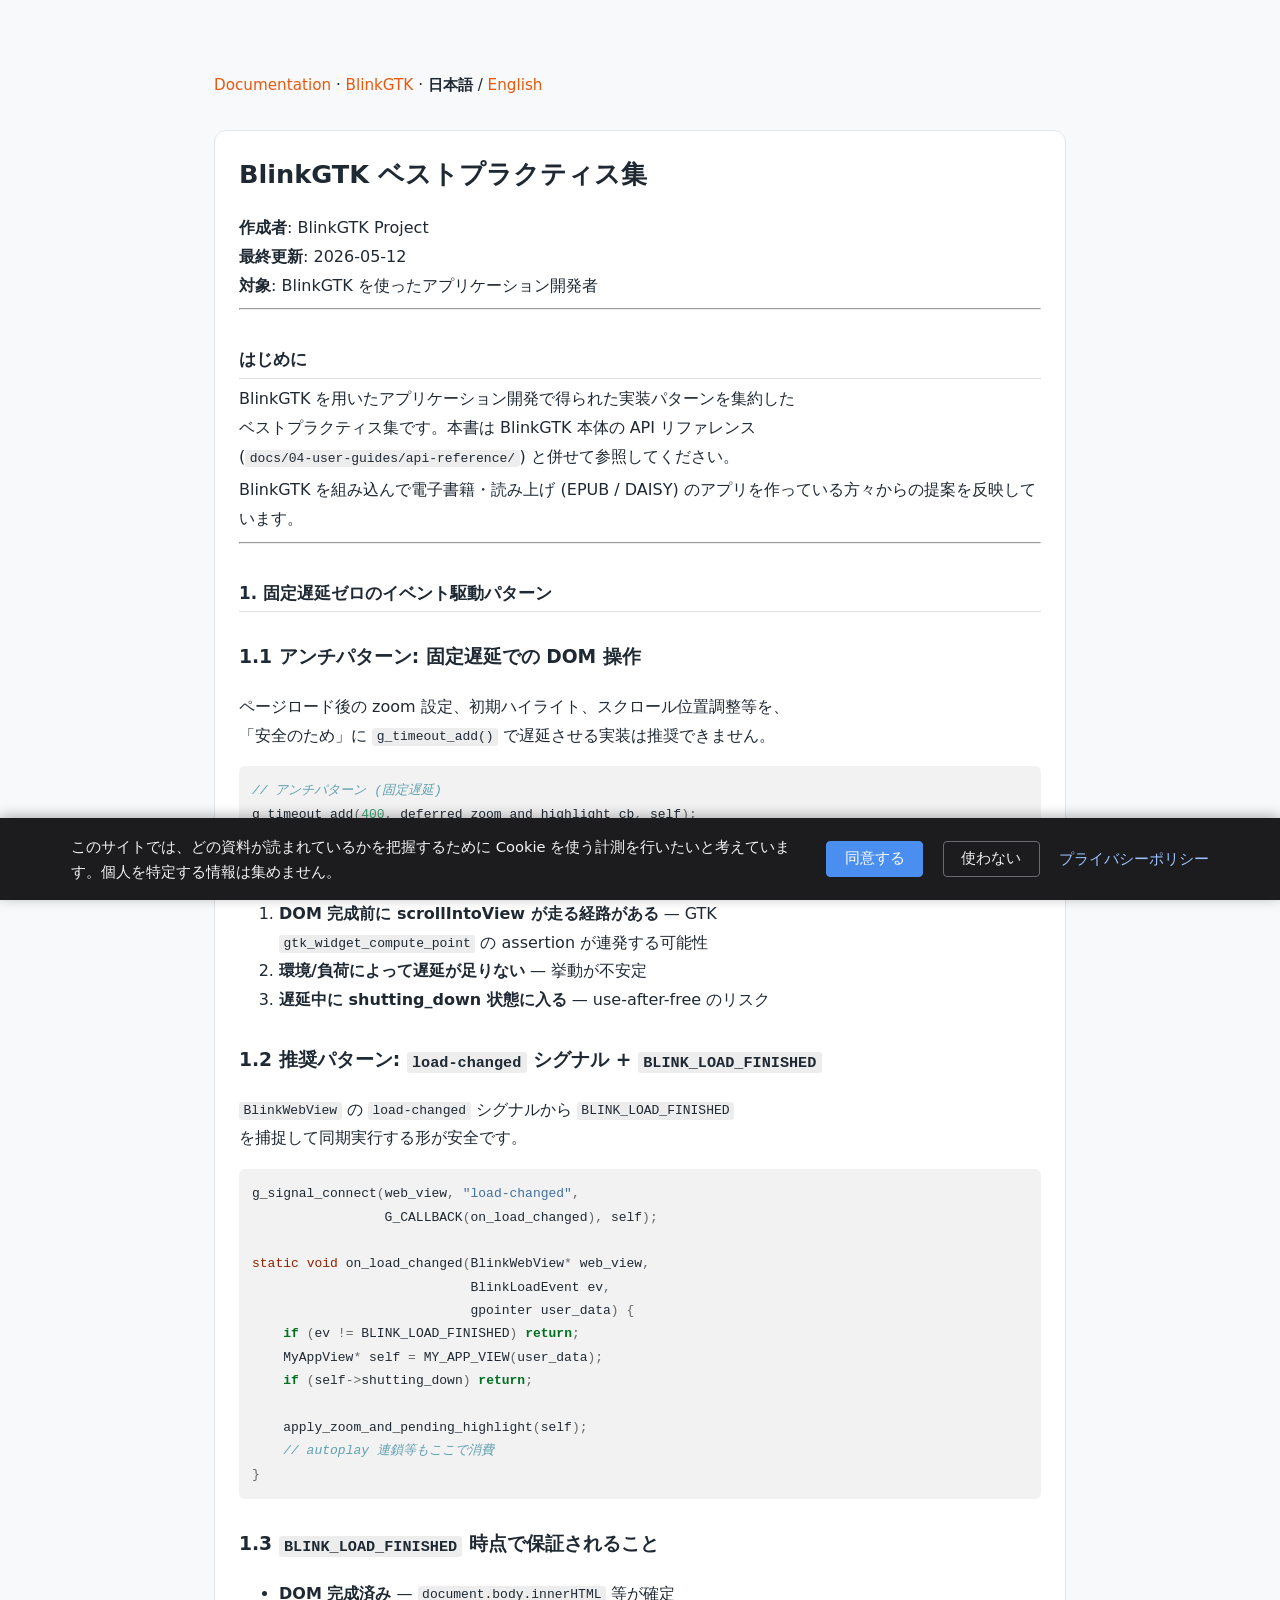
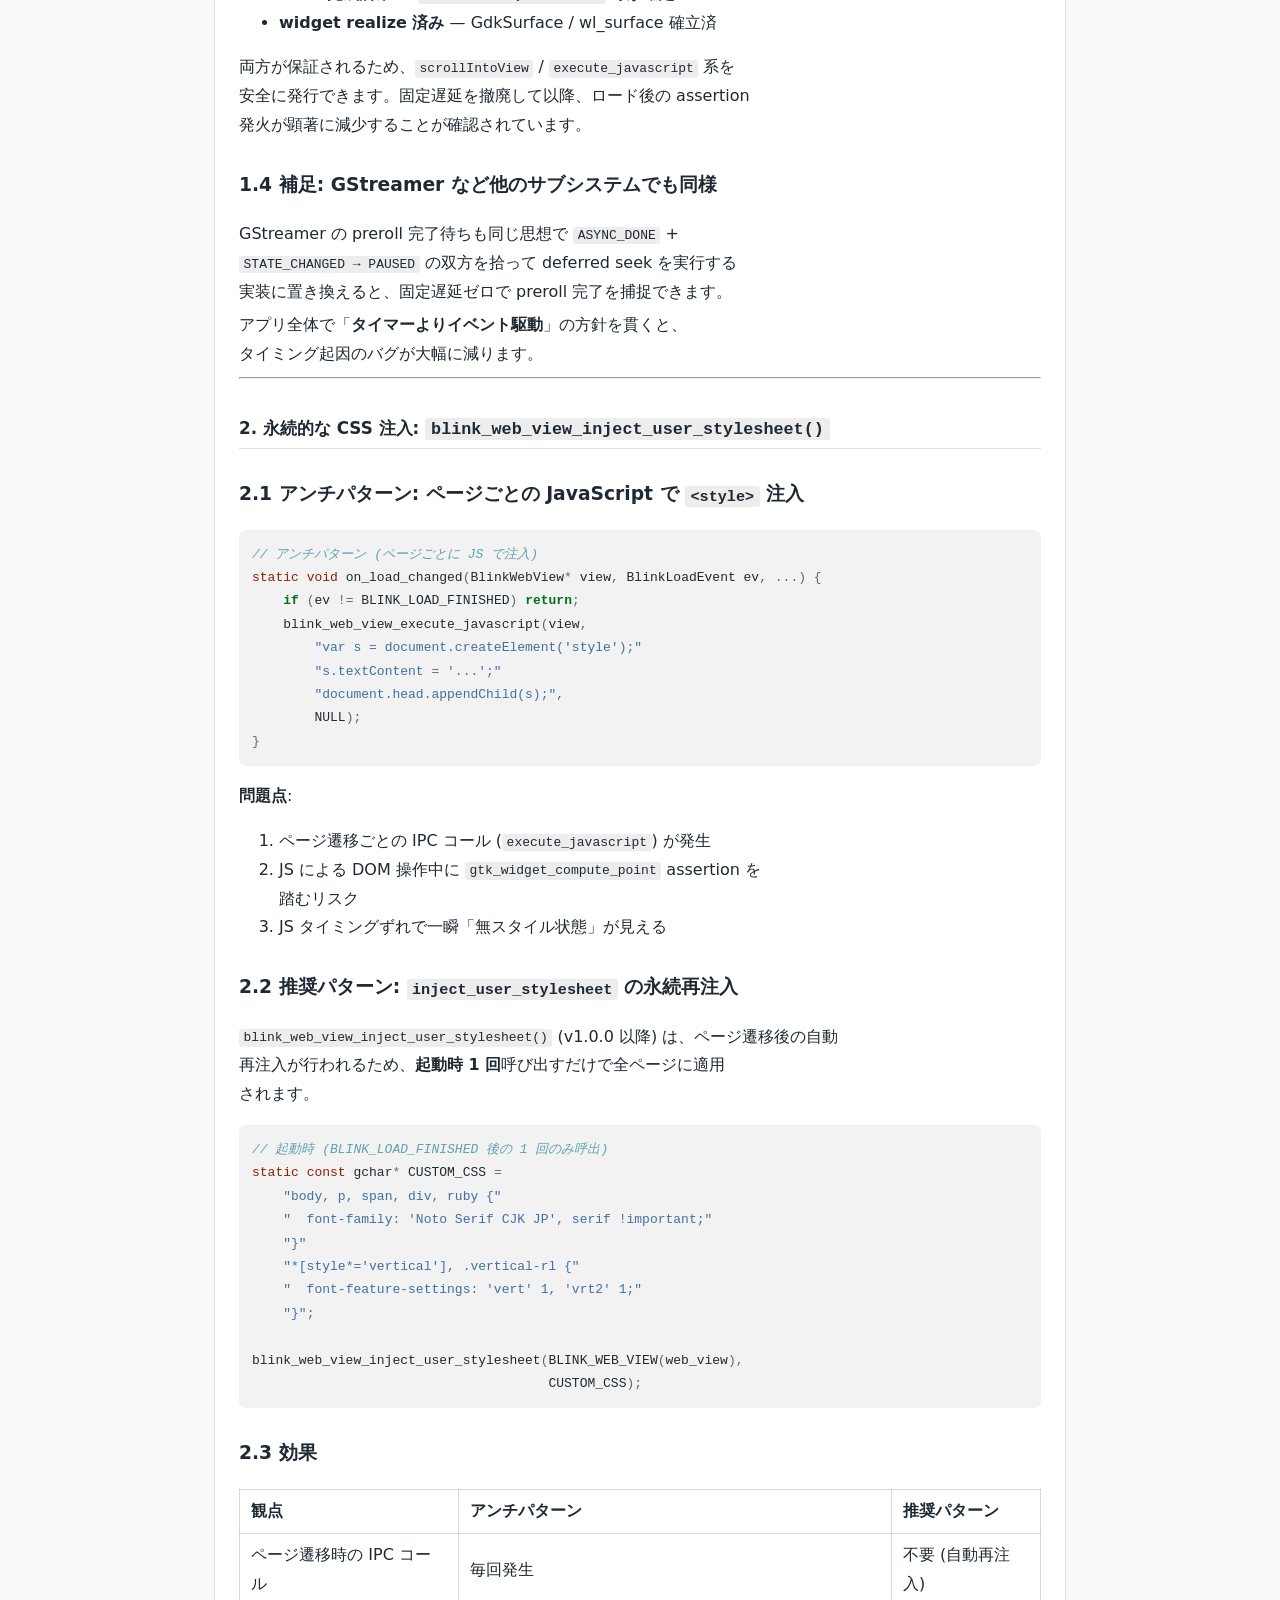
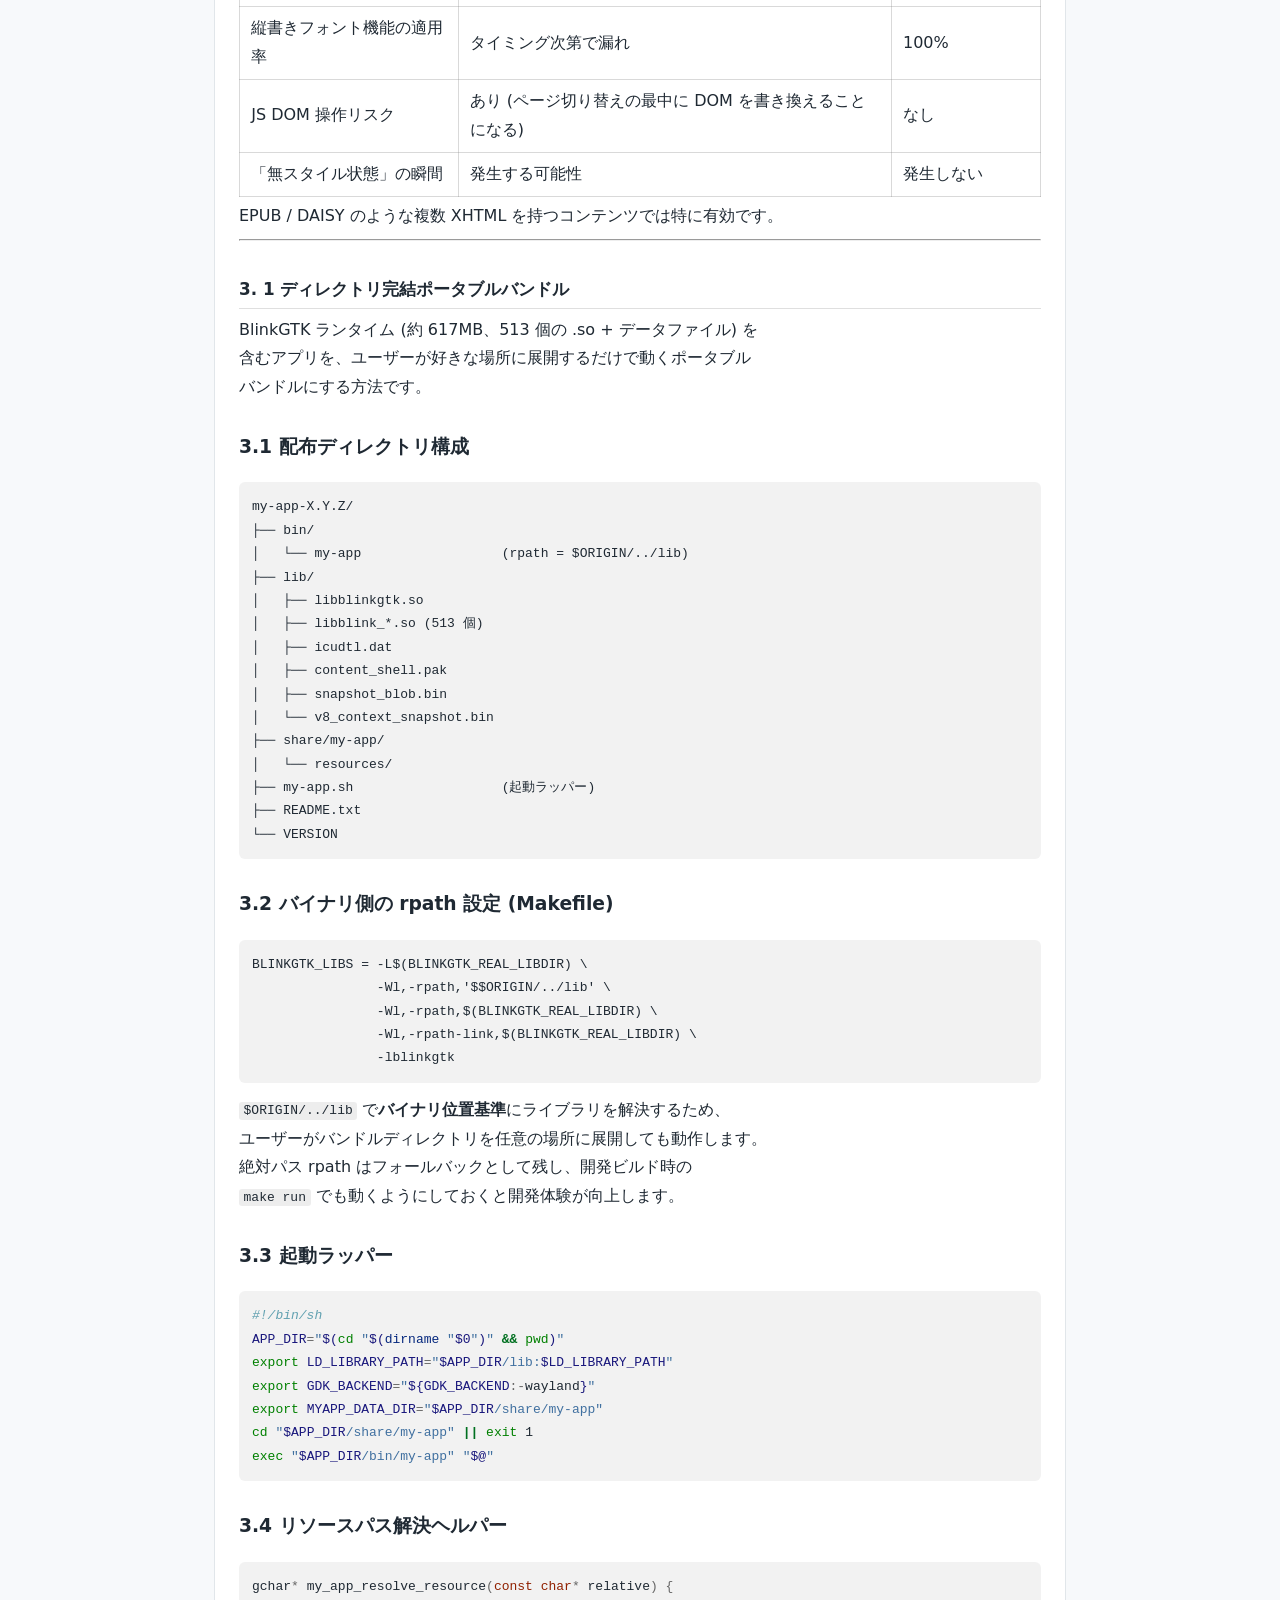
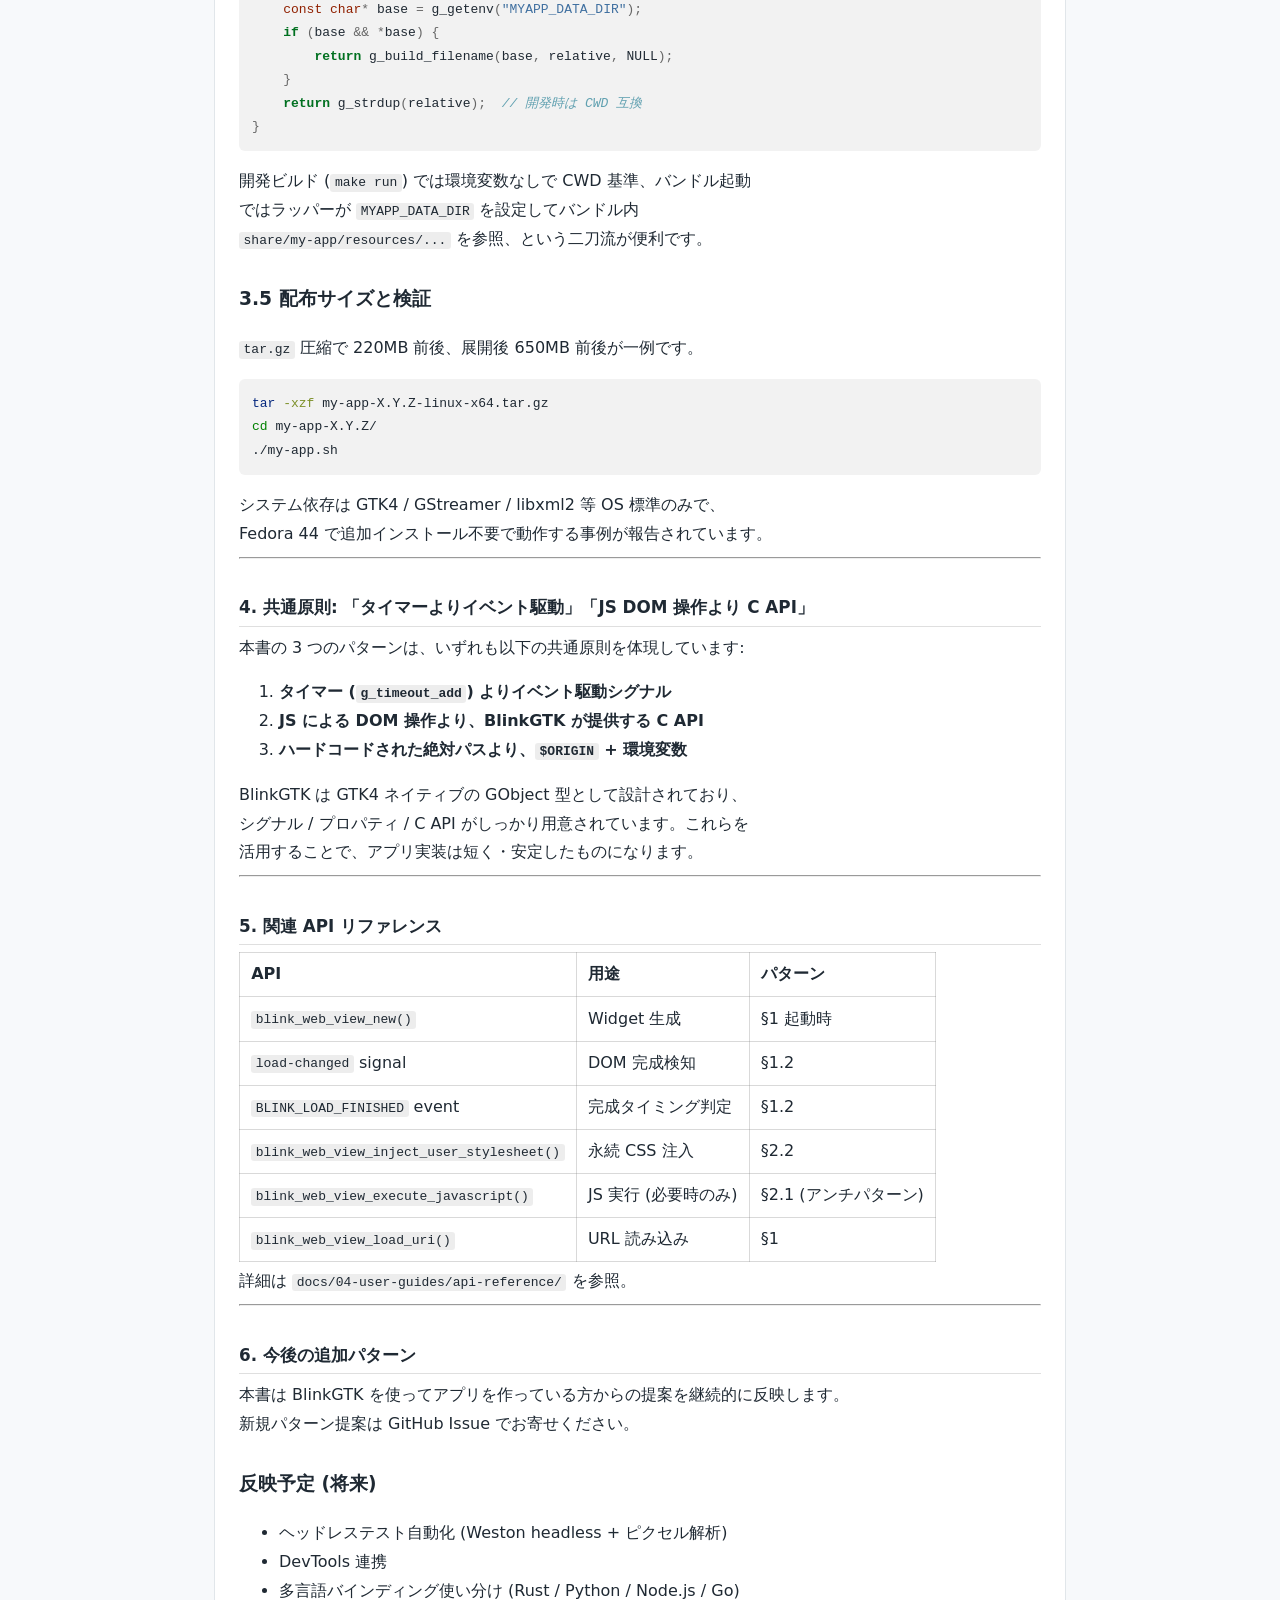
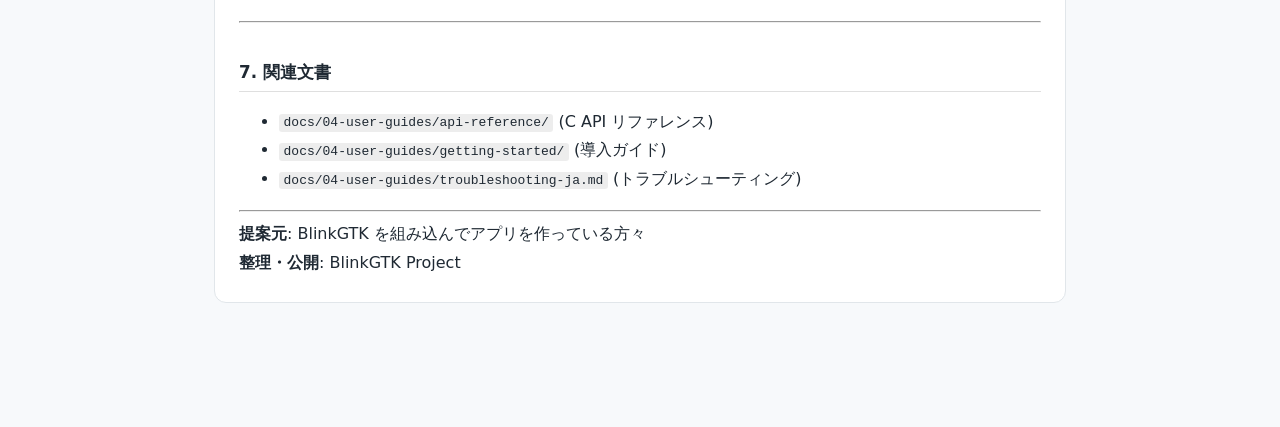
<file: docs/best-practices-ja.html>
<!DOCTYPE html>
<html lang="ja">
<head>
  <meta charset="utf-8" />
  <meta name="generator" content="pandoc" />
  <meta name="viewport" content="width=device-width, initial-scale=1.0, user-scalable=yes" />
  <title>BlinkGTK ベストプラクティス集 — BlinkGTK</title>
  <style>
    code{white-space: pre-wrap;}
    span.smallcaps{font-variant: small-caps;}
    div.columns{display: flex; gap: min(4vw, 1.5em);}
    div.column{flex: auto; overflow-x: auto;}
    div.hanging-indent{margin-left: 1.5em; text-indent: -1.5em;}
    /* The extra [class] is a hack that increases specificity enough to
       override a similar rule in reveal.js */
    ul.task-list[class]{list-style: none;}
    ul.task-list li input[type="checkbox"] {
      font-size: inherit;
      width: 0.8em;
      margin: 0 0.8em 0.2em -1.6em;
      vertical-align: middle;
    }
    .display.math{display: block; text-align: center; margin: 0.5rem auto;}
    /* CSS for syntax highlighting */
    html { -webkit-text-size-adjust: 100%; }
    pre > code.sourceCode { white-space: pre; position: relative; }
    pre > code.sourceCode > span { display: inline-block; line-height: 1.25; }
    pre > code.sourceCode > span:empty { height: 1.2em; }
    .sourceCode { overflow: visible; }
    code.sourceCode > span { color: inherit; text-decoration: inherit; }
    div.sourceCode { margin: 1em 0; }
    pre.sourceCode { margin: 0; }
    @media screen {
    div.sourceCode { overflow: auto; }
    }
    @media print {
    pre > code.sourceCode { white-space: pre-wrap; }
    pre > code.sourceCode > span { text-indent: -5em; padding-left: 5em; }
    }
    pre.numberSource code
      { counter-reset: source-line 0; }
    pre.numberSource code > span
      { position: relative; left: -4em; counter-increment: source-line; }
    pre.numberSource code > span > a:first-child::before
      { content: counter(source-line);
        position: relative; left: -1em; text-align: right; vertical-align: baseline;
        border: none; display: inline-block;
        -webkit-touch-callout: none; -webkit-user-select: none;
        -khtml-user-select: none; -moz-user-select: none;
        -ms-user-select: none; user-select: none;
        padding: 0 4px; width: 4em;
        color: #aaaaaa;
      }
    pre.numberSource { margin-left: 3em; border-left: 1px solid #aaaaaa;  padding-left: 4px; }
    div.sourceCode
      {   }
    @media screen {
    pre > code.sourceCode > span > a:first-child::before { text-decoration: underline; }
    }
    code span.al { color: #ff0000; font-weight: bold; } /* Alert */
    code span.an { color: #60a0b0; font-weight: bold; font-style: italic; } /* Annotation */
    code span.at { color: #7d9029; } /* Attribute */
    code span.bn { color: #40a070; } /* BaseN */
    code span.bu { color: #008000; } /* BuiltIn */
    code span.cf { color: #007020; font-weight: bold; } /* ControlFlow */
    code span.ch { color: #4070a0; } /* Char */
    code span.cn { color: #880000; } /* Constant */
    code span.co { color: #60a0b0; font-style: italic; } /* Comment */
    code span.cv { color: #60a0b0; font-weight: bold; font-style: italic; } /* CommentVar */
    code span.do { color: #ba2121; font-style: italic; } /* Documentation */
    code span.dt { color: #902000; } /* DataType */
    code span.dv { color: #40a070; } /* DecVal */
    code span.er { color: #ff0000; font-weight: bold; } /* Error */
    code span.ex { } /* Extension */
    code span.fl { color: #40a070; } /* Float */
    code span.fu { color: #06287e; } /* Function */
    code span.im { color: #008000; font-weight: bold; } /* Import */
    code span.in { color: #60a0b0; font-weight: bold; font-style: italic; } /* Information */
    code span.kw { color: #007020; font-weight: bold; } /* Keyword */
    code span.op { color: #666666; } /* Operator */
    code span.ot { color: #007020; } /* Other */
    code span.pp { color: #bc7a00; } /* Preprocessor */
    code span.sc { color: #4070a0; } /* SpecialChar */
    code span.ss { color: #bb6688; } /* SpecialString */
    code span.st { color: #4070a0; } /* String */
    code span.va { color: #19177c; } /* Variable */
    code span.vs { color: #4070a0; } /* VerbatimString */
    code span.wa { color: #60a0b0; font-weight: bold; font-style: italic; } /* Warning */
  </style>
  <link rel="stylesheet" href="docs.css" />
<meta name="description" content="BlinkGTK を用いたアプリケーション開発で得られた実装パターンを集約した ベストプラクティス集です。本書は BlinkGTK 本体の API リファレンス (docs/04-user-guides/api-reference/) と併せて参照してください。">
<link rel="canonical" href="https://blinkgtk.org/docs/best-practices-ja.html">
<meta property="og:type" content="article">
<meta property="og:title" content="BlinkGTK ベストプラクティス集 — BlinkGTK">
<meta property="og:description" content="BlinkGTK を用いたアプリケーション開発で得られた実装パターンを集約した ベストプラクティス集です。本書は BlinkGTK 本体の API リファレンス (docs/04-user-guides/api-reference/) と併せて参照してください。">
<meta property="og:url" content="https://blinkgtk.org/docs/best-practices-ja.html">
<meta property="og:site_name" content="BlinkGTK">
<meta property="og:image" content="https://blinkgtk.org/assets/gallery/g1-kusamakura-ch2-v4.png">
<meta name="twitter:card" content="summary_large_image">
<script src="/privacy-consent.js" defer></script>
<link rel="alternate" hreflang="en" href="https://blinkgtk.org/docs/best-practices-en.html">
<link rel="alternate" hreflang="ja" href="https://blinkgtk.org/docs/best-practices-ja.html">
<link rel="alternate" hreflang="x-default" href="https://blinkgtk.org/docs/best-practices-ja.html">
</head>
<body>
<div class="wrap"><div class="navbar">
  <a href="index.html">Documentation</a> ·
  <a href="../index.html">BlinkGTK</a> ·
  <span class="langsw"><strong>日本語</strong> / <a href="best-practices-en.html" hreflang="en" lang="en">English</a></span>
</div><div class="card doc">
<h1 id="blinkgtk-ベストプラクティス集">BlinkGTK
ベストプラクティス集</h1>
<p><strong>作成者</strong>: BlinkGTK Project<br />
<strong>最終更新</strong>: 2026-05-12<br />
<strong>対象</strong>: BlinkGTK を使ったアプリケーション開発者</p>
<hr />
<h2 id="はじめに">はじめに</h2>
<p>BlinkGTK
を用いたアプリケーション開発で得られた実装パターンを集約した<br />
ベストプラクティス集です。本書は BlinkGTK 本体の API リファレンス<br />
(<code>docs/04-user-guides/api-reference/</code>)
と併せて参照してください。</p>
<p>BlinkGTK を組み込んで電子書籍・読み上げ (EPUB / DAISY)
のアプリを作っている方々からの提案を反映しています。</p>
<hr />
<h2 id="1-固定遅延ゼロのイベント駆動パターン">1.
固定遅延ゼロのイベント駆動パターン</h2>
<h3 id="11-アンチパターン-固定遅延での-dom-操作">1.1 アンチパターン:
固定遅延での DOM 操作</h3>
<p>ページロード後の zoom
設定、初期ハイライト、スクロール位置調整等を、<br />
「安全のため」に <code>g_timeout_add()</code>
で遅延させる実装は推奨できません。</p>
<div class="sourceCode" id="cb1"><pre class="sourceCode c"><code class="sourceCode c"><span id="cb1-1"><a href="#cb1-1" aria-hidden="true" tabindex="-1"></a><span class="co">// アンチパターン (固定遅延)</span></span>
<span id="cb1-2"><a href="#cb1-2" aria-hidden="true" tabindex="-1"></a>g_timeout_add<span class="op">(</span><span class="dv">400</span><span class="op">,</span> deferred_zoom_and_highlight_cb<span class="op">,</span> self<span class="op">);</span></span></code></pre></div>
<p><strong>問題点</strong>:</p>
<ol type="1">
<li><strong>DOM 完成前に scrollIntoView が走る経路がある</strong> —
GTK<br />
<code>gtk_widget_compute_point</code> の assertion が連発する可能性</li>
<li><strong>環境/負荷によって遅延が足りない</strong> — 挙動が不安定</li>
<li><strong>遅延中に shutting_down 状態に入る</strong> — use-after-free
のリスク</li>
</ol>
<h3 id="12-推奨パターン-load-changed-シグナル--blink_load_finished">1.2
推奨パターン: <code>load-changed</code> シグナル +
<code>BLINK_LOAD_FINISHED</code></h3>
<p><code>BlinkWebView</code> の <code>load-changed</code> シグナルから
<code>BLINK_LOAD_FINISHED</code><br />
を捕捉して同期実行する形が安全です。</p>
<div class="sourceCode" id="cb2"><pre class="sourceCode c"><code class="sourceCode c"><span id="cb2-1"><a href="#cb2-1" aria-hidden="true" tabindex="-1"></a>g_signal_connect<span class="op">(</span>web_view<span class="op">,</span> <span class="st">&quot;load-changed&quot;</span><span class="op">,</span></span>
<span id="cb2-2"><a href="#cb2-2" aria-hidden="true" tabindex="-1"></a>                 G_CALLBACK<span class="op">(</span>on_load_changed<span class="op">),</span> self<span class="op">);</span></span>
<span id="cb2-3"><a href="#cb2-3" aria-hidden="true" tabindex="-1"></a></span>
<span id="cb2-4"><a href="#cb2-4" aria-hidden="true" tabindex="-1"></a><span class="dt">static</span> <span class="dt">void</span> on_load_changed<span class="op">(</span>BlinkWebView<span class="op">*</span> web_view<span class="op">,</span></span>
<span id="cb2-5"><a href="#cb2-5" aria-hidden="true" tabindex="-1"></a>                            BlinkLoadEvent ev<span class="op">,</span></span>
<span id="cb2-6"><a href="#cb2-6" aria-hidden="true" tabindex="-1"></a>                            gpointer user_data<span class="op">)</span> <span class="op">{</span></span>
<span id="cb2-7"><a href="#cb2-7" aria-hidden="true" tabindex="-1"></a>    <span class="cf">if</span> <span class="op">(</span>ev <span class="op">!=</span> BLINK_LOAD_FINISHED<span class="op">)</span> <span class="cf">return</span><span class="op">;</span></span>
<span id="cb2-8"><a href="#cb2-8" aria-hidden="true" tabindex="-1"></a>    MyAppView<span class="op">*</span> self <span class="op">=</span> MY_APP_VIEW<span class="op">(</span>user_data<span class="op">);</span></span>
<span id="cb2-9"><a href="#cb2-9" aria-hidden="true" tabindex="-1"></a>    <span class="cf">if</span> <span class="op">(</span>self<span class="op">-&gt;</span>shutting_down<span class="op">)</span> <span class="cf">return</span><span class="op">;</span></span>
<span id="cb2-10"><a href="#cb2-10" aria-hidden="true" tabindex="-1"></a></span>
<span id="cb2-11"><a href="#cb2-11" aria-hidden="true" tabindex="-1"></a>    apply_zoom_and_pending_highlight<span class="op">(</span>self<span class="op">);</span></span>
<span id="cb2-12"><a href="#cb2-12" aria-hidden="true" tabindex="-1"></a>    <span class="co">// autoplay 連鎖等もここで消費</span></span>
<span id="cb2-13"><a href="#cb2-13" aria-hidden="true" tabindex="-1"></a><span class="op">}</span></span></code></pre></div>
<h3 id="13-blink_load_finished-時点で保証されること">1.3
<code>BLINK_LOAD_FINISHED</code> 時点で保証されること</h3>
<ul>
<li><strong>DOM 完成済み</strong> — <code>document.body.innerHTML</code>
等が確定</li>
<li><strong>widget realize 済み</strong> — GdkSurface / wl_surface
確立済</li>
</ul>
<p>両方が保証されるため、<code>scrollIntoView</code> /
<code>execute_javascript</code> 系を<br />
安全に発行できます。固定遅延を撤廃して以降、ロード後の assertion<br />
発火が顕著に減少することが確認されています。</p>
<h3 id="14-補足-gstreamer-など他のサブシステムでも同様">1.4 補足:
GStreamer など他のサブシステムでも同様</h3>
<p>GStreamer の preroll 完了待ちも同じ思想で <code>ASYNC_DONE</code>
+<br />
<code>STATE_CHANGED → PAUSED</code> の双方を拾って deferred seek
を実行する<br />
実装に置き換えると、固定遅延ゼロで preroll 完了を捕捉できます。</p>
<p>アプリ全体で「<strong>タイマーよりイベント駆動</strong>」の方針を貫くと、<br />
タイミング起因のバグが大幅に減ります。</p>
<hr />
<h2 id="2-永続的な-css-注入-blink_web_view_inject_user_stylesheet">2.
永続的な CSS 注入:
<code>blink_web_view_inject_user_stylesheet()</code></h2>
<h3 id="21-アンチパターン-ページごとの-javascript-で-style-注入">2.1
アンチパターン: ページごとの JavaScript で <code>&lt;style&gt;</code>
注入</h3>
<div class="sourceCode" id="cb3"><pre class="sourceCode c"><code class="sourceCode c"><span id="cb3-1"><a href="#cb3-1" aria-hidden="true" tabindex="-1"></a><span class="co">// アンチパターン (ページごとに JS で注入)</span></span>
<span id="cb3-2"><a href="#cb3-2" aria-hidden="true" tabindex="-1"></a><span class="dt">static</span> <span class="dt">void</span> on_load_changed<span class="op">(</span>BlinkWebView<span class="op">*</span> view<span class="op">,</span> BlinkLoadEvent ev<span class="op">,</span> <span class="op">...)</span> <span class="op">{</span></span>
<span id="cb3-3"><a href="#cb3-3" aria-hidden="true" tabindex="-1"></a>    <span class="cf">if</span> <span class="op">(</span>ev <span class="op">!=</span> BLINK_LOAD_FINISHED<span class="op">)</span> <span class="cf">return</span><span class="op">;</span></span>
<span id="cb3-4"><a href="#cb3-4" aria-hidden="true" tabindex="-1"></a>    blink_web_view_execute_javascript<span class="op">(</span>view<span class="op">,</span></span>
<span id="cb3-5"><a href="#cb3-5" aria-hidden="true" tabindex="-1"></a>        <span class="st">&quot;var s = document.createElement(&#39;style&#39;);&quot;</span></span>
<span id="cb3-6"><a href="#cb3-6" aria-hidden="true" tabindex="-1"></a>        <span class="st">&quot;s.textContent = &#39;...&#39;;&quot;</span></span>
<span id="cb3-7"><a href="#cb3-7" aria-hidden="true" tabindex="-1"></a>        <span class="st">&quot;document.head.appendChild(s);&quot;</span><span class="op">,</span></span>
<span id="cb3-8"><a href="#cb3-8" aria-hidden="true" tabindex="-1"></a>        NULL<span class="op">);</span></span>
<span id="cb3-9"><a href="#cb3-9" aria-hidden="true" tabindex="-1"></a><span class="op">}</span></span></code></pre></div>
<p><strong>問題点</strong>:</p>
<ol type="1">
<li>ページ遷移ごとの IPC コール (<code>execute_javascript</code>)
が発生</li>
<li>JS による DOM 操作中に <code>gtk_widget_compute_point</code>
assertion を<br />
踏むリスク</li>
<li>JS タイミングずれで一瞬「無スタイル状態」が見える</li>
</ol>
<h3 id="22-推奨パターン-inject_user_stylesheet-の永続再注入">2.2
推奨パターン: <code>inject_user_stylesheet</code> の永続再注入</h3>
<p><code>blink_web_view_inject_user_stylesheet()</code> (v1.0.0 以降)
は、ページ遷移後の自動<br />
再注入が行われるため、<strong>起動時 1
回</strong>呼び出すだけで全ページに適用<br />
されます。</p>
<div class="sourceCode" id="cb4"><pre class="sourceCode c"><code class="sourceCode c"><span id="cb4-1"><a href="#cb4-1" aria-hidden="true" tabindex="-1"></a><span class="co">// 起動時 (BLINK_LOAD_FINISHED 後の 1 回のみ呼出)</span></span>
<span id="cb4-2"><a href="#cb4-2" aria-hidden="true" tabindex="-1"></a><span class="dt">static</span> <span class="dt">const</span> gchar<span class="op">*</span> CUSTOM_CSS <span class="op">=</span></span>
<span id="cb4-3"><a href="#cb4-3" aria-hidden="true" tabindex="-1"></a>    <span class="st">&quot;body, p, span, div, ruby {&quot;</span></span>
<span id="cb4-4"><a href="#cb4-4" aria-hidden="true" tabindex="-1"></a>    <span class="st">&quot;  font-family: &#39;Noto Serif CJK JP&#39;, serif !important;&quot;</span></span>
<span id="cb4-5"><a href="#cb4-5" aria-hidden="true" tabindex="-1"></a>    <span class="st">&quot;}&quot;</span></span>
<span id="cb4-6"><a href="#cb4-6" aria-hidden="true" tabindex="-1"></a>    <span class="st">&quot;*[style*=&#39;vertical&#39;], .vertical-rl {&quot;</span></span>
<span id="cb4-7"><a href="#cb4-7" aria-hidden="true" tabindex="-1"></a>    <span class="st">&quot;  font-feature-settings: &#39;vert&#39; 1, &#39;vrt2&#39; 1;&quot;</span></span>
<span id="cb4-8"><a href="#cb4-8" aria-hidden="true" tabindex="-1"></a>    <span class="st">&quot;}&quot;</span><span class="op">;</span></span>
<span id="cb4-9"><a href="#cb4-9" aria-hidden="true" tabindex="-1"></a></span>
<span id="cb4-10"><a href="#cb4-10" aria-hidden="true" tabindex="-1"></a>blink_web_view_inject_user_stylesheet<span class="op">(</span>BLINK_WEB_VIEW<span class="op">(</span>web_view<span class="op">),</span></span>
<span id="cb4-11"><a href="#cb4-11" aria-hidden="true" tabindex="-1"></a>                                      CUSTOM_CSS<span class="op">);</span></span></code></pre></div>
<h3 id="23-効果">2.3 効果</h3>
<table>
<thead>
<tr>
<th>観点</th>
<th>アンチパターン</th>
<th>推奨パターン</th>
</tr>
</thead>
<tbody>
<tr>
<td>ページ遷移時の IPC コール</td>
<td>毎回発生</td>
<td>不要 (自動再注入)</td>
</tr>
<tr>
<td>縦書きフォント機能の適用率</td>
<td>タイミング次第で漏れ</td>
<td>100%</td>
</tr>
<tr>
<td>JS DOM 操作リスク</td>
<td>あり (ページ切り替えの最中に DOM を書き換えることになる)</td>
<td>なし</td>
</tr>
<tr>
<td>「無スタイル状態」の瞬間</td>
<td>発生する可能性</td>
<td>発生しない</td>
</tr>
</tbody>
</table>
<p>EPUB / DAISY のような複数 XHTML
を持つコンテンツでは特に有効です。</p>
<hr />
<h2 id="3-1-ディレクトリ完結ポータブルバンドル">3. 1
ディレクトリ完結ポータブルバンドル</h2>
<p>BlinkGTK ランタイム (約 617MB、513 個の .so + データファイル)
を<br />
含むアプリを、ユーザーが好きな場所に展開するだけで動くポータブル<br />
バンドルにする方法です。</p>
<h3 id="31-配布ディレクトリ構成">3.1 配布ディレクトリ構成</h3>
<pre><code>my-app-X.Y.Z/
├── bin/
│   └── my-app                  (rpath = $ORIGIN/../lib)
├── lib/
│   ├── libblinkgtk.so
│   ├── libblink_*.so (513 個)
│   ├── icudtl.dat
│   ├── content_shell.pak
│   ├── snapshot_blob.bin
│   └── v8_context_snapshot.bin
├── share/my-app/
│   └── resources/
├── my-app.sh                   (起動ラッパー)
├── README.txt
└── VERSION</code></pre>
<h3 id="32-バイナリ側の-rpath-設定-makefile">3.2 バイナリ側の rpath 設定
(Makefile)</h3>
<pre class="make"><code>BLINKGTK_LIBS = -L$(BLINKGTK_REAL_LIBDIR) \
                -Wl,-rpath,&#39;$$ORIGIN/../lib&#39; \
                -Wl,-rpath,$(BLINKGTK_REAL_LIBDIR) \
                -Wl,-rpath-link,$(BLINKGTK_REAL_LIBDIR) \
                -lblinkgtk</code></pre>
<p><code>$ORIGIN/../lib</code>
で<strong>バイナリ位置基準</strong>にライブラリを解決するため、<br />
ユーザーがバンドルディレクトリを任意の場所に展開しても動作します。<br />
絶対パス rpath はフォールバックとして残し、開発ビルド時の<br />
<code>make run</code> でも動くようにしておくと開発体験が向上します。</p>
<h3 id="33-起動ラッパー">3.3 起動ラッパー</h3>
<div class="sourceCode" id="cb7"><pre class="sourceCode sh"><code class="sourceCode bash"><span id="cb7-1"><a href="#cb7-1" aria-hidden="true" tabindex="-1"></a><span class="co">#!/bin/sh</span></span>
<span id="cb7-2"><a href="#cb7-2" aria-hidden="true" tabindex="-1"></a><span class="va">APP_DIR</span><span class="op">=</span><span class="st">&quot;</span><span class="va">$(</span><span class="bu">cd</span> <span class="st">&quot;</span><span class="va">$(</span><span class="fu">dirname</span> <span class="st">&quot;</span><span class="va">$0</span><span class="st">&quot;</span><span class="va">)</span><span class="st">&quot;</span> <span class="kw">&amp;&amp;</span> <span class="bu">pwd</span><span class="va">)</span><span class="st">&quot;</span></span>
<span id="cb7-3"><a href="#cb7-3" aria-hidden="true" tabindex="-1"></a><span class="bu">export</span> <span class="va">LD_LIBRARY_PATH</span><span class="op">=</span><span class="st">&quot;</span><span class="va">$APP_DIR</span><span class="st">/lib:</span><span class="va">$LD_LIBRARY_PATH</span><span class="st">&quot;</span></span>
<span id="cb7-4"><a href="#cb7-4" aria-hidden="true" tabindex="-1"></a><span class="bu">export</span> <span class="va">GDK_BACKEND</span><span class="op">=</span><span class="st">&quot;</span><span class="va">${GDK_BACKEND</span><span class="op">:-</span>wayland<span class="va">}</span><span class="st">&quot;</span></span>
<span id="cb7-5"><a href="#cb7-5" aria-hidden="true" tabindex="-1"></a><span class="bu">export</span> <span class="va">MYAPP_DATA_DIR</span><span class="op">=</span><span class="st">&quot;</span><span class="va">$APP_DIR</span><span class="st">/share/my-app&quot;</span></span>
<span id="cb7-6"><a href="#cb7-6" aria-hidden="true" tabindex="-1"></a><span class="bu">cd</span> <span class="st">&quot;</span><span class="va">$APP_DIR</span><span class="st">/share/my-app&quot;</span> <span class="kw">||</span> <span class="bu">exit</span> 1</span>
<span id="cb7-7"><a href="#cb7-7" aria-hidden="true" tabindex="-1"></a><span class="bu">exec</span> <span class="st">&quot;</span><span class="va">$APP_DIR</span><span class="st">/bin/my-app&quot;</span> <span class="st">&quot;</span><span class="va">$@</span><span class="st">&quot;</span></span></code></pre></div>
<h3 id="34-リソースパス解決ヘルパー">3.4 リソースパス解決ヘルパー</h3>
<div class="sourceCode" id="cb8"><pre class="sourceCode c"><code class="sourceCode c"><span id="cb8-1"><a href="#cb8-1" aria-hidden="true" tabindex="-1"></a>gchar<span class="op">*</span> my_app_resolve_resource<span class="op">(</span><span class="dt">const</span> <span class="dt">char</span><span class="op">*</span> relative<span class="op">)</span> <span class="op">{</span></span>
<span id="cb8-2"><a href="#cb8-2" aria-hidden="true" tabindex="-1"></a>    <span class="dt">const</span> <span class="dt">char</span><span class="op">*</span> base <span class="op">=</span> g_getenv<span class="op">(</span><span class="st">&quot;MYAPP_DATA_DIR&quot;</span><span class="op">);</span></span>
<span id="cb8-3"><a href="#cb8-3" aria-hidden="true" tabindex="-1"></a>    <span class="cf">if</span> <span class="op">(</span>base <span class="op">&amp;&amp;</span> <span class="op">*</span>base<span class="op">)</span> <span class="op">{</span></span>
<span id="cb8-4"><a href="#cb8-4" aria-hidden="true" tabindex="-1"></a>        <span class="cf">return</span> g_build_filename<span class="op">(</span>base<span class="op">,</span> relative<span class="op">,</span> NULL<span class="op">);</span></span>
<span id="cb8-5"><a href="#cb8-5" aria-hidden="true" tabindex="-1"></a>    <span class="op">}</span></span>
<span id="cb8-6"><a href="#cb8-6" aria-hidden="true" tabindex="-1"></a>    <span class="cf">return</span> g_strdup<span class="op">(</span>relative<span class="op">);</span>  <span class="co">// 開発時は CWD 互換</span></span>
<span id="cb8-7"><a href="#cb8-7" aria-hidden="true" tabindex="-1"></a><span class="op">}</span></span></code></pre></div>
<p>開発ビルド (<code>make run</code>) では環境変数なしで CWD
基準、バンドル起動<br />
ではラッパーが <code>MYAPP_DATA_DIR</code> を設定してバンドル内<br />
<code>share/my-app/resources/...</code>
を参照、という二刀流が便利です。</p>
<h3 id="35-配布サイズと検証">3.5 配布サイズと検証</h3>
<p><code>tar.gz</code> 圧縮で 220MB 前後、展開後 650MB
前後が一例です。</p>
<div class="sourceCode" id="cb9"><pre
class="sourceCode bash"><code class="sourceCode bash"><span id="cb9-1"><a href="#cb9-1" aria-hidden="true" tabindex="-1"></a><span class="fu">tar</span> <span class="at">-xzf</span> my-app-X.Y.Z-linux-x64.tar.gz</span>
<span id="cb9-2"><a href="#cb9-2" aria-hidden="true" tabindex="-1"></a><span class="bu">cd</span> my-app-X.Y.Z/</span>
<span id="cb9-3"><a href="#cb9-3" aria-hidden="true" tabindex="-1"></a><span class="ex">./my-app.sh</span></span></code></pre></div>
<p>システム依存は GTK4 / GStreamer / libxml2 等 OS 標準のみで、<br />
Fedora 44 で追加インストール不要で動作する事例が報告されています。</p>
<hr />
<h2 id="4-共通原則-タイマーよりイベント駆動js-dom-操作より-c-api">4.
共通原則: 「タイマーよりイベント駆動」「JS DOM 操作より C API」</h2>
<p>本書の 3 つのパターンは、いずれも以下の共通原則を体現しています:</p>
<ol type="1">
<li><strong>タイマー (<code>g_timeout_add</code>)
よりイベント駆動シグナル</strong></li>
<li><strong>JS による DOM 操作より、BlinkGTK が提供する C
API</strong></li>
<li><strong>ハードコードされた絶対パスより、<code>$ORIGIN</code> +
環境変数</strong></li>
</ol>
<p>BlinkGTK は GTK4 ネイティブの GObject 型として設計されており、<br />
シグナル / プロパティ / C API がしっかり用意されています。これらを<br />
活用することで、アプリ実装は短く・安定したものになります。</p>
<hr />
<h2 id="5-関連-api-リファレンス">5. 関連 API リファレンス</h2>
<table>
<thead>
<tr>
<th>API</th>
<th>用途</th>
<th>パターン</th>
</tr>
</thead>
<tbody>
<tr>
<td><code>blink_web_view_new()</code></td>
<td>Widget 生成</td>
<td>§1 起動時</td>
</tr>
<tr>
<td><code>load-changed</code> signal</td>
<td>DOM 完成検知</td>
<td>§1.2</td>
</tr>
<tr>
<td><code>BLINK_LOAD_FINISHED</code> event</td>
<td>完成タイミング判定</td>
<td>§1.2</td>
</tr>
<tr>
<td><code>blink_web_view_inject_user_stylesheet()</code></td>
<td>永続 CSS 注入</td>
<td>§2.2</td>
</tr>
<tr>
<td><code>blink_web_view_execute_javascript()</code></td>
<td>JS 実行 (必要時のみ)</td>
<td>§2.1 (アンチパターン)</td>
</tr>
<tr>
<td><code>blink_web_view_load_uri()</code></td>
<td>URL 読み込み</td>
<td>§1</td>
</tr>
</tbody>
</table>
<p>詳細は <code>docs/04-user-guides/api-reference/</code> を参照。</p>
<hr />
<h2 id="6-今後の追加パターン">6. 今後の追加パターン</h2>
<p>本書は BlinkGTK
を使ってアプリを作っている方からの提案を継続的に反映します。<br />
新規パターン提案は GitHub Issue でお寄せください。</p>
<h3 id="反映予定-将来">反映予定 (将来)</h3>
<ul>
<li>ヘッドレステスト自動化 (Weston headless + ピクセル解析)</li>
<li>DevTools 連携</li>
<li>多言語バインディング使い分け (Rust / Python / Node.js / Go)</li>
</ul>
<hr />
<h2 id="7-関連文書">7. 関連文書</h2>
<ul>
<li><code>docs/04-user-guides/api-reference/</code> (C API
リファレンス)</li>
<li><code>docs/04-user-guides/getting-started/</code> (導入ガイド)</li>
<li><code>docs/04-user-guides/troubleshooting-ja.md</code>
(トラブルシューティング)</li>
</ul>
<hr />
<p><strong>提案元</strong>: BlinkGTK
を組み込んでアプリを作っている方々<br />
<strong>整理・公開</strong>: BlinkGTK Project</p>
</body>
</html>
</div></div>
</file>
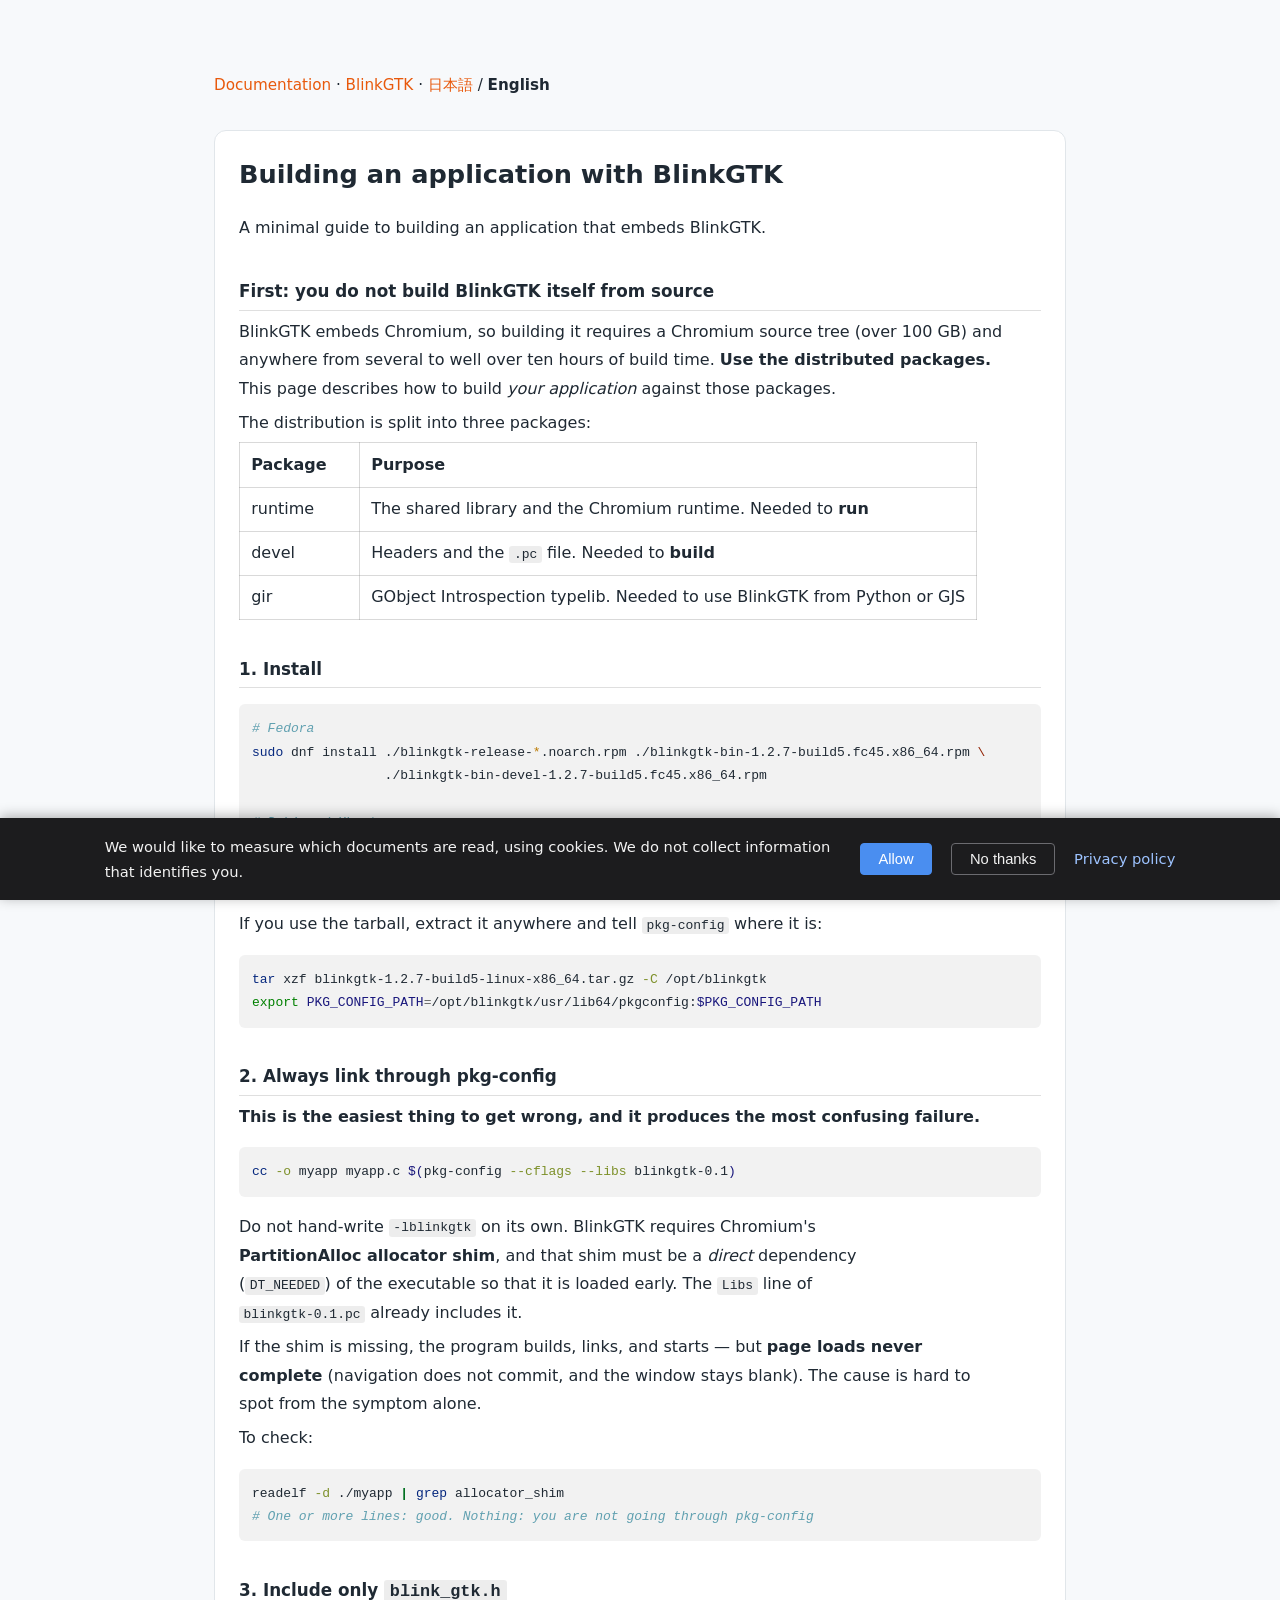
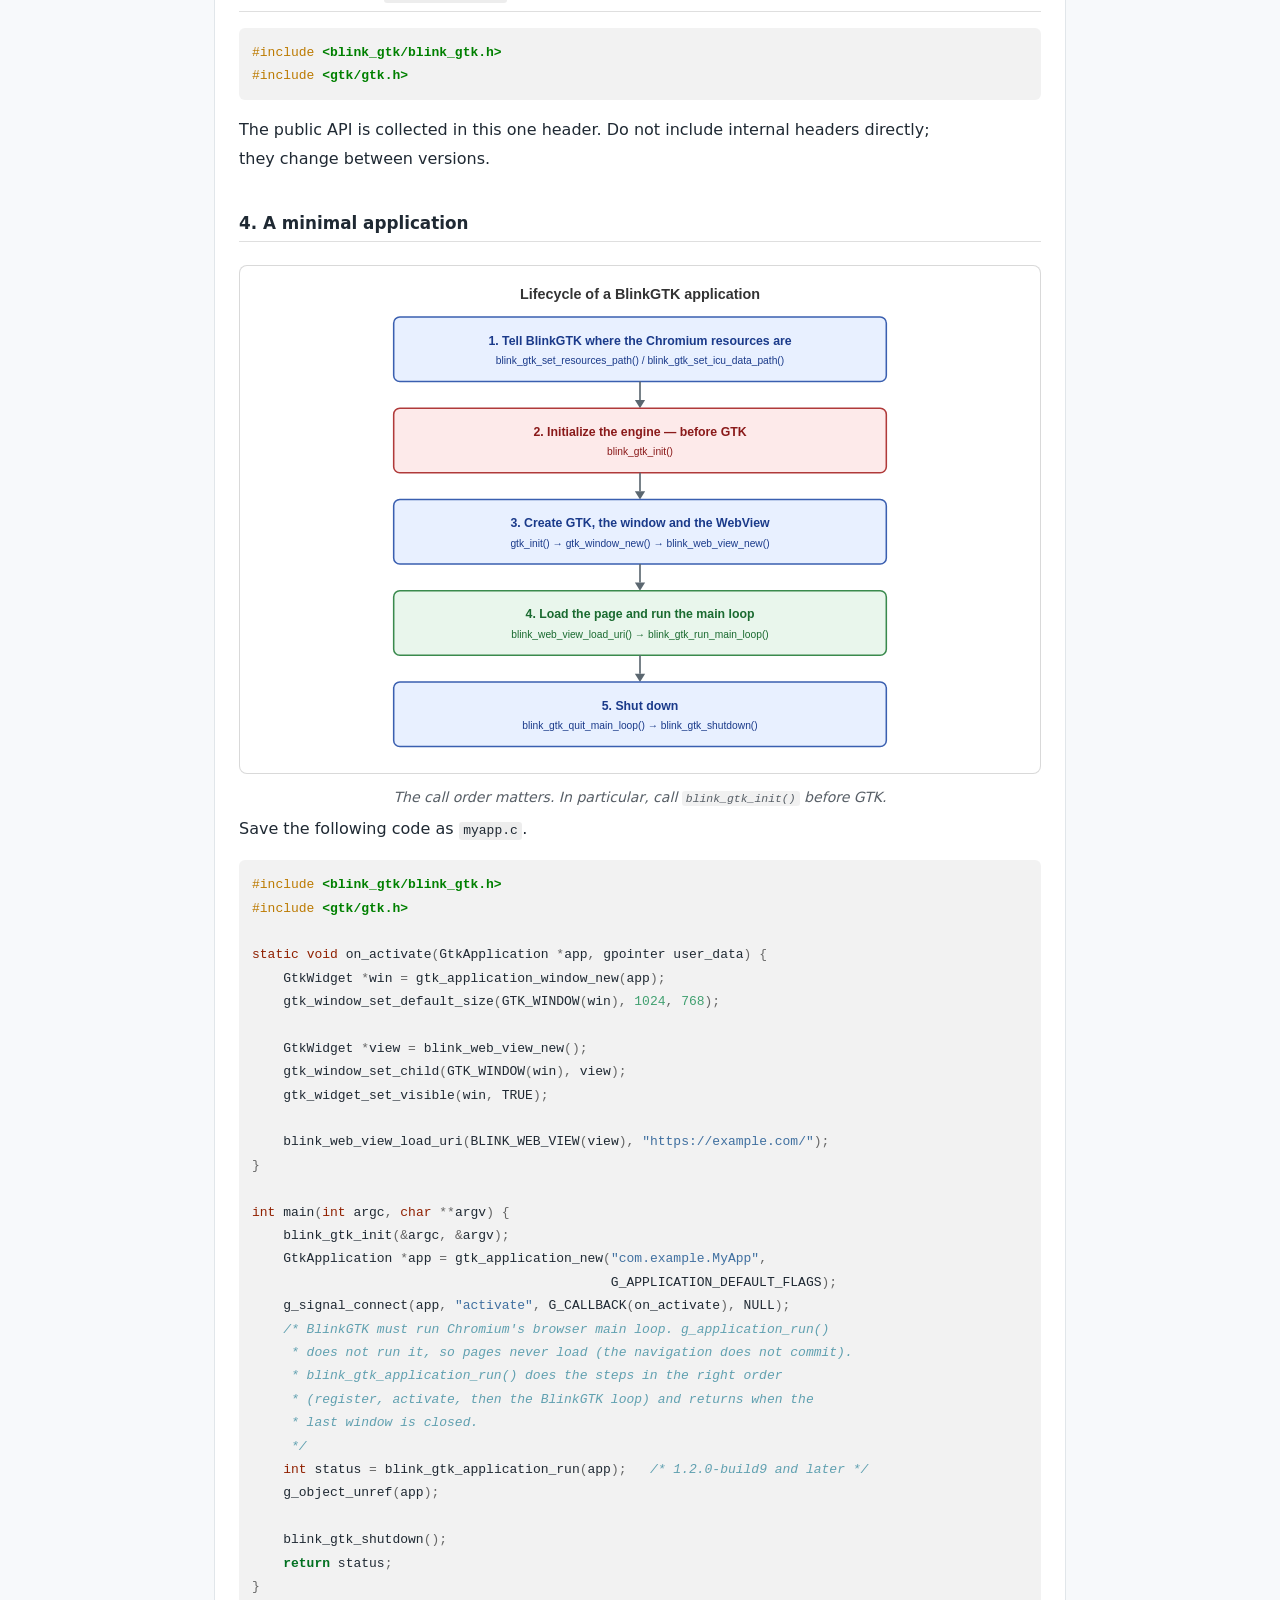
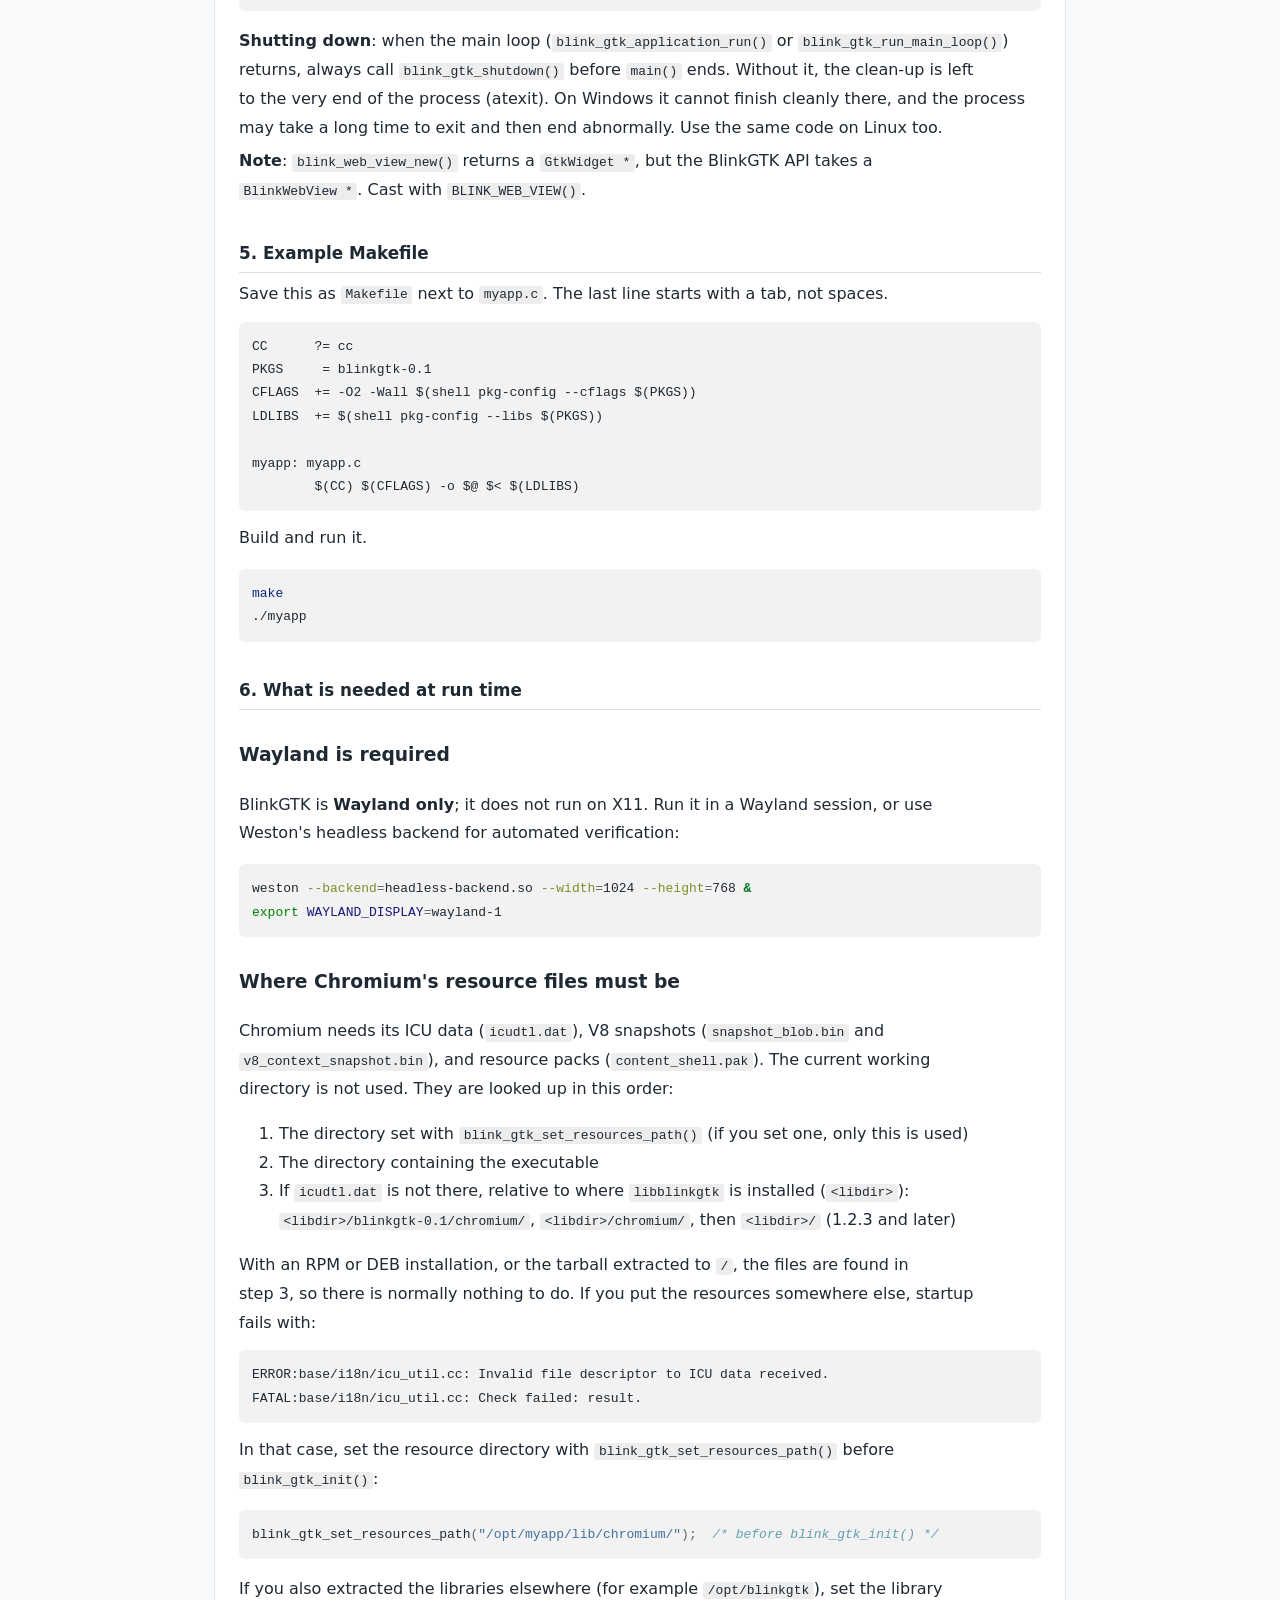
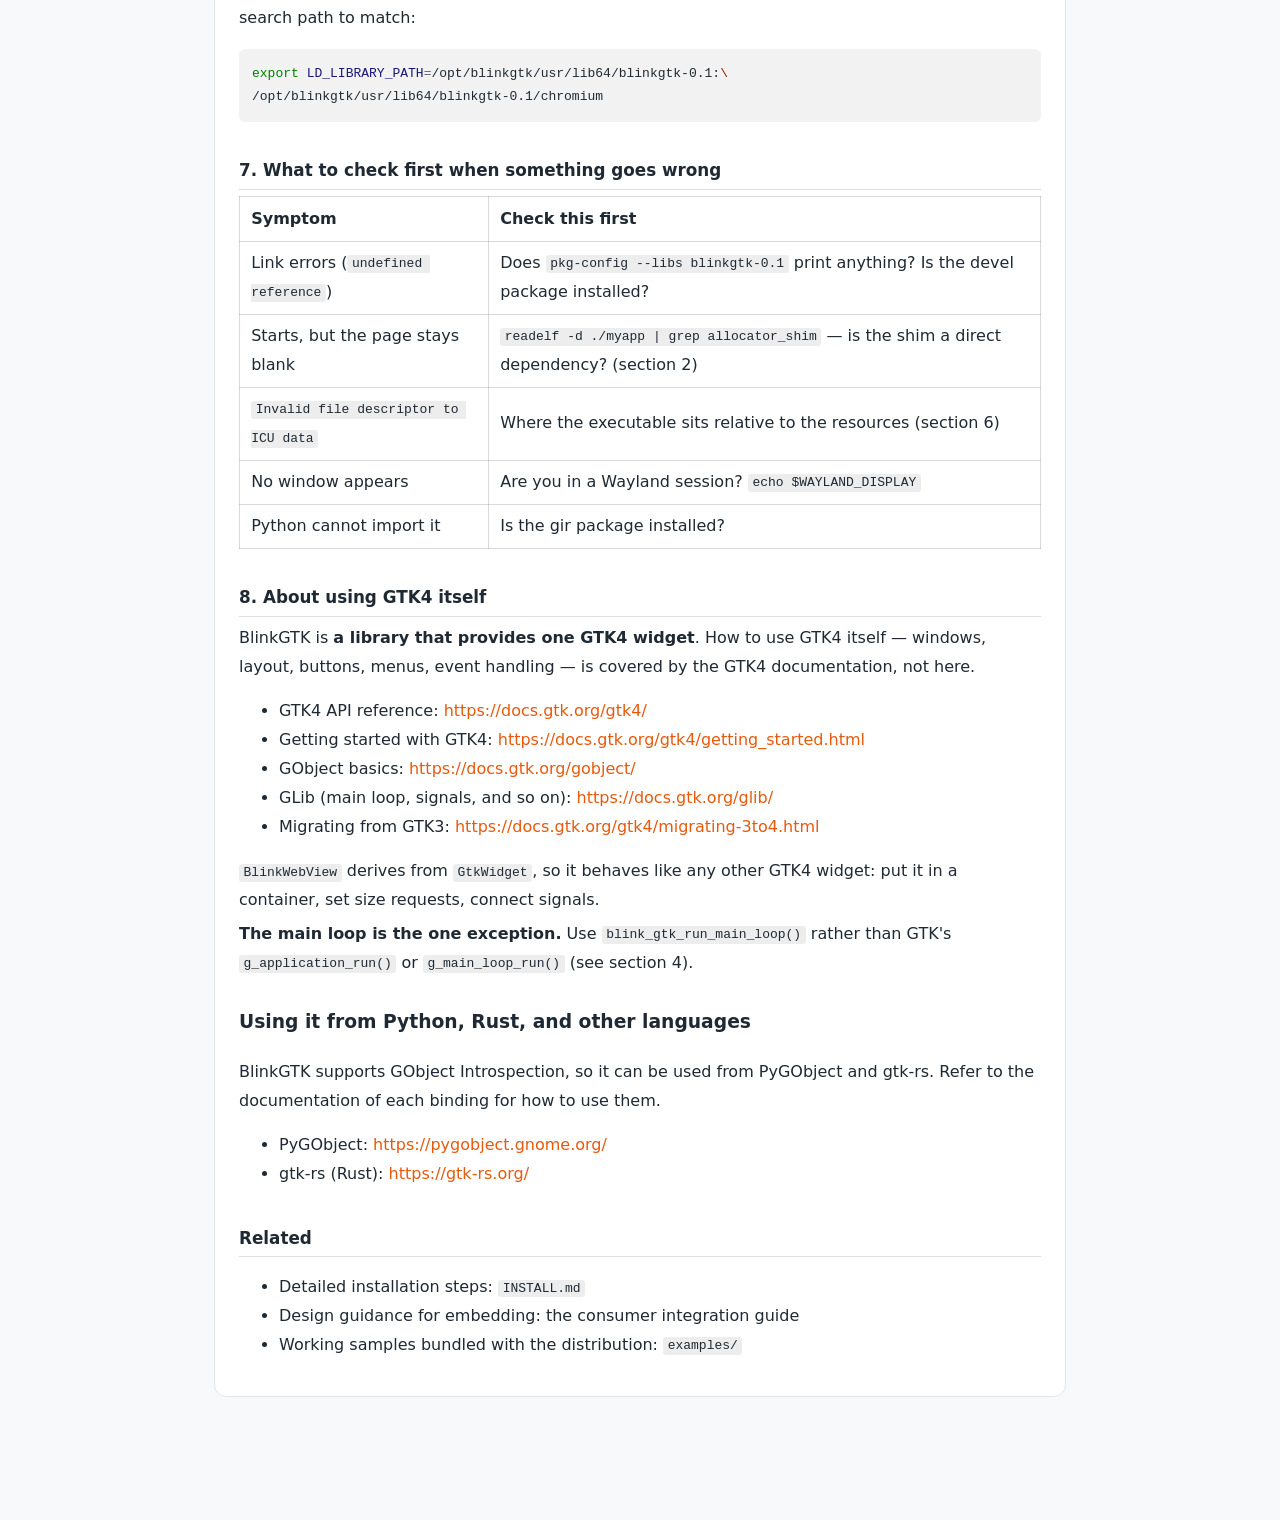
<file: docs/building-with-blinkgtk-en.html>
<!DOCTYPE html>
<html lang="en">
<head>
  <meta charset="utf-8" />
  <meta name="generator" content="pandoc" />
  <meta name="viewport" content="width=device-width, initial-scale=1.0, user-scalable=yes" />
  <title>Building an application with BlinkGTK — BlinkGTK</title>
  <style>
    code{white-space: pre-wrap;}
    span.smallcaps{font-variant: small-caps;}
    div.columns{display: flex; gap: min(4vw, 1.5em);}
    div.column{flex: auto; overflow-x: auto;}
    div.hanging-indent{margin-left: 1.5em; text-indent: -1.5em;}
    /* The extra [class] is a hack that increases specificity enough to
       override a similar rule in reveal.js */
    ul.task-list[class]{list-style: none;}
    ul.task-list li input[type="checkbox"] {
      font-size: inherit;
      width: 0.8em;
      margin: 0 0.8em 0.2em -1.6em;
      vertical-align: middle;
    }
    .display.math{display: block; text-align: center; margin: 0.5rem auto;}
    /* CSS for syntax highlighting */
    html { -webkit-text-size-adjust: 100%; }
    pre > code.sourceCode { white-space: pre; position: relative; }
    pre > code.sourceCode > span { display: inline-block; line-height: 1.25; }
    pre > code.sourceCode > span:empty { height: 1.2em; }
    .sourceCode { overflow: visible; }
    code.sourceCode > span { color: inherit; text-decoration: inherit; }
    div.sourceCode { margin: 1em 0; }
    pre.sourceCode { margin: 0; }
    @media screen {
    div.sourceCode { overflow: auto; }
    }
    @media print {
    pre > code.sourceCode { white-space: pre-wrap; }
    pre > code.sourceCode > span { text-indent: -5em; padding-left: 5em; }
    }
    pre.numberSource code
      { counter-reset: source-line 0; }
    pre.numberSource code > span
      { position: relative; left: -4em; counter-increment: source-line; }
    pre.numberSource code > span > a:first-child::before
      { content: counter(source-line);
        position: relative; left: -1em; text-align: right; vertical-align: baseline;
        border: none; display: inline-block;
        -webkit-touch-callout: none; -webkit-user-select: none;
        -khtml-user-select: none; -moz-user-select: none;
        -ms-user-select: none; user-select: none;
        padding: 0 4px; width: 4em;
        color: #aaaaaa;
      }
    pre.numberSource { margin-left: 3em; border-left: 1px solid #aaaaaa;  padding-left: 4px; }
    div.sourceCode
      {   }
    @media screen {
    pre > code.sourceCode > span > a:first-child::before { text-decoration: underline; }
    }
    code span.al { color: #ff0000; font-weight: bold; } /* Alert */
    code span.an { color: #60a0b0; font-weight: bold; font-style: italic; } /* Annotation */
    code span.at { color: #7d9029; } /* Attribute */
    code span.bn { color: #40a070; } /* BaseN */
    code span.bu { color: #008000; } /* BuiltIn */
    code span.cf { color: #007020; font-weight: bold; } /* ControlFlow */
    code span.ch { color: #4070a0; } /* Char */
    code span.cn { color: #880000; } /* Constant */
    code span.co { color: #60a0b0; font-style: italic; } /* Comment */
    code span.cv { color: #60a0b0; font-weight: bold; font-style: italic; } /* CommentVar */
    code span.do { color: #ba2121; font-style: italic; } /* Documentation */
    code span.dt { color: #902000; } /* DataType */
    code span.dv { color: #40a070; } /* DecVal */
    code span.er { color: #ff0000; font-weight: bold; } /* Error */
    code span.ex { } /* Extension */
    code span.fl { color: #40a070; } /* Float */
    code span.fu { color: #06287e; } /* Function */
    code span.im { color: #008000; font-weight: bold; } /* Import */
    code span.in { color: #60a0b0; font-weight: bold; font-style: italic; } /* Information */
    code span.kw { color: #007020; font-weight: bold; } /* Keyword */
    code span.op { color: #666666; } /* Operator */
    code span.ot { color: #007020; } /* Other */
    code span.pp { color: #bc7a00; } /* Preprocessor */
    code span.sc { color: #4070a0; } /* SpecialChar */
    code span.ss { color: #bb6688; } /* SpecialString */
    code span.st { color: #4070a0; } /* String */
    code span.va { color: #19177c; } /* Variable */
    code span.vs { color: #4070a0; } /* VerbatimString */
    code span.wa { color: #60a0b0; font-weight: bold; font-style: italic; } /* Warning */
  </style>
  <link rel="stylesheet" href="docs.css" />
<meta name="description" content="A minimal guide to building an application that embeds BlinkGTK.">
<link rel="canonical" href="https://blinkgtk.org/docs/building-with-blinkgtk-en.html">
<meta property="og:type" content="article">
<meta property="og:title" content="Building an application with BlinkGTK — BlinkGTK">
<meta property="og:description" content="A minimal guide to building an application that embeds BlinkGTK.">
<meta property="og:url" content="https://blinkgtk.org/docs/building-with-blinkgtk-en.html">
<meta property="og:site_name" content="BlinkGTK">
<meta property="og:image" content="https://blinkgtk.org/assets/gallery/g1-kusamakura-ch2-v4.png">
<meta name="twitter:card" content="summary_large_image">
<script src="/privacy-consent.js" defer></script>
<link rel="alternate" hreflang="ja" href="https://blinkgtk.org/docs/building-with-blinkgtk-ja.html">
<link rel="alternate" hreflang="en" href="https://blinkgtk.org/docs/building-with-blinkgtk-en.html">
<link rel="alternate" hreflang="x-default" href="https://blinkgtk.org/docs/building-with-blinkgtk-en.html">
</head>
<body>
<div class="wrap"><div class="navbar">
  <a href="index.html">Documentation</a> ·
  <a href="../index.html">BlinkGTK</a> ·
  <span class="langsw"><a href="building-with-blinkgtk-ja.html" hreflang="ja" lang="ja">日本語</a> / <strong>English</strong></span>
</div><div class="card doc">
<h1 id="building-an-application-with-blinkgtk">Building an application
with BlinkGTK</h1>
<p>A minimal guide to building an application that embeds BlinkGTK.</p>
<h2 id="first-you-do-not-build-blinkgtk-itself-from-source">First: you
do not build BlinkGTK itself from source</h2>
<p>BlinkGTK embeds Chromium, so building it requires a Chromium source
tree (over 100 GB) and<br />
anywhere from several to well over ten hours of build time. <strong>Use
the distributed packages.</strong><br />
This page describes how to build <em>your application</em> against those
packages.</p>
<p>The distribution is split into three packages:</p>
<table>
<thead>
<tr>
<th>Package</th>
<th>Purpose</th>
</tr>
</thead>
<tbody>
<tr>
<td>runtime</td>
<td>The shared library and the Chromium runtime. Needed to
<strong>run</strong></td>
</tr>
<tr>
<td>devel</td>
<td>Headers and the <code>.pc</code> file. Needed to
<strong>build</strong></td>
</tr>
<tr>
<td>gir</td>
<td>GObject Introspection typelib. Needed to use BlinkGTK from Python or
GJS</td>
</tr>
</tbody>
</table>
<h2 id="1-install">1. Install</h2>
<div class="sourceCode" id="cb1"><pre class="sourceCode sh"><code class="sourceCode bash"><span id="cb1-1"><a href="#cb1-1" aria-hidden="true" tabindex="-1"></a><span class="co"># Fedora</span></span>
<span id="cb1-2"><a href="#cb1-2" aria-hidden="true" tabindex="-1"></a><span class="fu">sudo</span> dnf install ./blinkgtk-release-<span class="pp">*</span>.noarch.rpm ./blinkgtk-bin-1.2.7-build5.fc45.x86_64.rpm <span class="dt">\</span></span>
<span id="cb1-3"><a href="#cb1-3" aria-hidden="true" tabindex="-1"></a>                 ./blinkgtk-bin-devel-1.2.7-build5.fc45.x86_64.rpm</span>
<span id="cb1-4"><a href="#cb1-4" aria-hidden="true" tabindex="-1"></a></span>
<span id="cb1-5"><a href="#cb1-5" aria-hidden="true" tabindex="-1"></a><span class="co"># Debian / Ubuntu</span></span>
<span id="cb1-6"><a href="#cb1-6" aria-hidden="true" tabindex="-1"></a><span class="fu">sudo</span> dpkg <span class="at">-i</span> ./libblinkgtk-0.1-0_1.2.7-build5-1_amd64.deb <span class="dt">\</span></span>
<span id="cb1-7"><a href="#cb1-7" aria-hidden="true" tabindex="-1"></a>             ./libblinkgtk-0.1-dev_1.2.7-build5-1_amd64.deb</span></code></pre></div>
<p>If you use the tarball, extract it anywhere and tell
<code>pkg-config</code> where it is:</p>
<div class="sourceCode" id="cb2"><pre class="sourceCode sh"><code class="sourceCode bash"><span id="cb2-1"><a href="#cb2-1" aria-hidden="true" tabindex="-1"></a><span class="fu">tar</span> xzf blinkgtk-1.2.7-build5-linux-x86_64.tar.gz <span class="at">-C</span> /opt/blinkgtk</span>
<span id="cb2-2"><a href="#cb2-2" aria-hidden="true" tabindex="-1"></a><span class="bu">export</span> <span class="va">PKG_CONFIG_PATH</span><span class="op">=</span>/opt/blinkgtk/usr/lib64/pkgconfig:<span class="va">$PKG_CONFIG_PATH</span></span></code></pre></div>
<h2 id="2-always-link-through-pkg-config">2. Always link through
pkg-config</h2>
<p><strong>This is the easiest thing to get wrong, and it produces the
most confusing failure.</strong></p>
<div class="sourceCode" id="cb3"><pre class="sourceCode sh"><code class="sourceCode bash"><span id="cb3-1"><a href="#cb3-1" aria-hidden="true" tabindex="-1"></a><span class="fu">cc</span> <span class="at">-o</span> myapp myapp.c <span class="va">$(</span><span class="ex">pkg-config</span> <span class="at">--cflags</span> <span class="at">--libs</span> blinkgtk-0.1<span class="va">)</span></span></code></pre></div>
<p>Do not hand-write <code>-lblinkgtk</code> on its own. BlinkGTK
requires Chromium's<br />
<strong>PartitionAlloc allocator shim</strong>, and that shim must be a
<em>direct</em> dependency<br />
(<code>DT_NEEDED</code>) of the executable so that it is loaded early.
The <code>Libs</code> line of<br />
<code>blinkgtk-0.1.pc</code> already includes it.</p>
<p>If the shim is missing, the program builds, links, and starts — but
<strong>page loads never<br />
complete</strong> (navigation does not commit, and the window stays
blank). The cause is hard to<br />
spot from the symptom alone.</p>
<p>To check:</p>
<div class="sourceCode" id="cb4"><pre class="sourceCode sh"><code class="sourceCode bash"><span id="cb4-1"><a href="#cb4-1" aria-hidden="true" tabindex="-1"></a><span class="ex">readelf</span> <span class="at">-d</span> ./myapp <span class="kw">|</span> <span class="fu">grep</span> allocator_shim</span>
<span id="cb4-2"><a href="#cb4-2" aria-hidden="true" tabindex="-1"></a><span class="co"># One or more lines: good. Nothing: you are not going through pkg-config</span></span></code></pre></div>
<h2 id="3-include-only-blink_gtkh">3. Include only
<code>blink_gtk.h</code></h2>
<div class="sourceCode" id="cb5"><pre class="sourceCode c"><code class="sourceCode c"><span id="cb5-1"><a href="#cb5-1" aria-hidden="true" tabindex="-1"></a><span class="pp">#include </span><span class="im">&lt;blink_gtk/blink_gtk.h&gt;</span></span>
<span id="cb5-2"><a href="#cb5-2" aria-hidden="true" tabindex="-1"></a><span class="pp">#include </span><span class="im">&lt;gtk/gtk.h&gt;</span></span></code></pre></div>
<p>The public API is collected in this one header. Do not include
internal headers directly;<br />
they change between versions.</p>
<h2 id="4-a-minimal-application">4. A minimal application</h2>
<p><img src="api-reference/assets/fig-lifecycle-en.svg"
alt="Lifecycle of a BlinkGTK application: point at the resources, blink_gtk_init, create the window and the WebView, load and run the main loop, then shut down." /></p>
<p><em>The call order matters. In particular, call
<code>blink_gtk_init()</code> before GTK.</em></p>
<p>Save the following code as <code>myapp.c</code>.</p>
<div class="sourceCode" id="cb6"><pre class="sourceCode c"><code class="sourceCode c"><span id="cb6-1"><a href="#cb6-1" aria-hidden="true" tabindex="-1"></a><span class="pp">#include </span><span class="im">&lt;blink_gtk/blink_gtk.h&gt;</span></span>
<span id="cb6-2"><a href="#cb6-2" aria-hidden="true" tabindex="-1"></a><span class="pp">#include </span><span class="im">&lt;gtk/gtk.h&gt;</span></span>
<span id="cb6-3"><a href="#cb6-3" aria-hidden="true" tabindex="-1"></a></span>
<span id="cb6-4"><a href="#cb6-4" aria-hidden="true" tabindex="-1"></a><span class="dt">static</span> <span class="dt">void</span> on_activate<span class="op">(</span>GtkApplication <span class="op">*</span>app<span class="op">,</span> gpointer user_data<span class="op">)</span> <span class="op">{</span></span>
<span id="cb6-5"><a href="#cb6-5" aria-hidden="true" tabindex="-1"></a>    GtkWidget <span class="op">*</span>win <span class="op">=</span> gtk_application_window_new<span class="op">(</span>app<span class="op">);</span></span>
<span id="cb6-6"><a href="#cb6-6" aria-hidden="true" tabindex="-1"></a>    gtk_window_set_default_size<span class="op">(</span>GTK_WINDOW<span class="op">(</span>win<span class="op">),</span> <span class="dv">1024</span><span class="op">,</span> <span class="dv">768</span><span class="op">);</span></span>
<span id="cb6-7"><a href="#cb6-7" aria-hidden="true" tabindex="-1"></a></span>
<span id="cb6-8"><a href="#cb6-8" aria-hidden="true" tabindex="-1"></a>    GtkWidget <span class="op">*</span>view <span class="op">=</span> blink_web_view_new<span class="op">();</span></span>
<span id="cb6-9"><a href="#cb6-9" aria-hidden="true" tabindex="-1"></a>    gtk_window_set_child<span class="op">(</span>GTK_WINDOW<span class="op">(</span>win<span class="op">),</span> view<span class="op">);</span></span>
<span id="cb6-10"><a href="#cb6-10" aria-hidden="true" tabindex="-1"></a>    gtk_widget_set_visible<span class="op">(</span>win<span class="op">,</span> TRUE<span class="op">);</span></span>
<span id="cb6-11"><a href="#cb6-11" aria-hidden="true" tabindex="-1"></a></span>
<span id="cb6-12"><a href="#cb6-12" aria-hidden="true" tabindex="-1"></a>    blink_web_view_load_uri<span class="op">(</span>BLINK_WEB_VIEW<span class="op">(</span>view<span class="op">),</span> <span class="st">&quot;https://example.com/&quot;</span><span class="op">);</span></span>
<span id="cb6-13"><a href="#cb6-13" aria-hidden="true" tabindex="-1"></a><span class="op">}</span></span>
<span id="cb6-14"><a href="#cb6-14" aria-hidden="true" tabindex="-1"></a></span>
<span id="cb6-15"><a href="#cb6-15" aria-hidden="true" tabindex="-1"></a><span class="dt">int</span> main<span class="op">(</span><span class="dt">int</span> argc<span class="op">,</span> <span class="dt">char</span> <span class="op">**</span>argv<span class="op">)</span> <span class="op">{</span></span>
<span id="cb6-16"><a href="#cb6-16" aria-hidden="true" tabindex="-1"></a>    blink_gtk_init<span class="op">(&amp;</span>argc<span class="op">,</span> <span class="op">&amp;</span>argv<span class="op">);</span></span>
<span id="cb6-17"><a href="#cb6-17" aria-hidden="true" tabindex="-1"></a>    GtkApplication <span class="op">*</span>app <span class="op">=</span> gtk_application_new<span class="op">(</span><span class="st">&quot;com.example.MyApp&quot;</span><span class="op">,</span></span>
<span id="cb6-18"><a href="#cb6-18" aria-hidden="true" tabindex="-1"></a>                                              G_APPLICATION_DEFAULT_FLAGS<span class="op">);</span></span>
<span id="cb6-19"><a href="#cb6-19" aria-hidden="true" tabindex="-1"></a>    g_signal_connect<span class="op">(</span>app<span class="op">,</span> <span class="st">&quot;activate&quot;</span><span class="op">,</span> G_CALLBACK<span class="op">(</span>on_activate<span class="op">),</span> NULL<span class="op">);</span></span>
<span id="cb6-20"><a href="#cb6-20" aria-hidden="true" tabindex="-1"></a>    <span class="co">/* BlinkGTK must run Chromium&#39;s browser main loop. g_application_run()</span></span>
<span id="cb6-21"><a href="#cb6-21" aria-hidden="true" tabindex="-1"></a><span class="co">     * does not run it, so pages never load (the navigation does not commit).</span></span>
<span id="cb6-22"><a href="#cb6-22" aria-hidden="true" tabindex="-1"></a><span class="co">     * blink_gtk_application_run() does the steps in the right order</span></span>
<span id="cb6-23"><a href="#cb6-23" aria-hidden="true" tabindex="-1"></a><span class="co">     * (register, activate, then the BlinkGTK loop) and returns when the</span></span>
<span id="cb6-24"><a href="#cb6-24" aria-hidden="true" tabindex="-1"></a><span class="co">     * last window is closed.</span></span>
<span id="cb6-25"><a href="#cb6-25" aria-hidden="true" tabindex="-1"></a><span class="co">     */</span></span>
<span id="cb6-26"><a href="#cb6-26" aria-hidden="true" tabindex="-1"></a>    <span class="dt">int</span> status <span class="op">=</span> blink_gtk_application_run<span class="op">(</span>app<span class="op">);</span>   <span class="co">/* 1.2.0-build9 and later */</span></span>
<span id="cb6-27"><a href="#cb6-27" aria-hidden="true" tabindex="-1"></a>    g_object_unref<span class="op">(</span>app<span class="op">);</span></span>
<span id="cb6-28"><a href="#cb6-28" aria-hidden="true" tabindex="-1"></a></span>
<span id="cb6-29"><a href="#cb6-29" aria-hidden="true" tabindex="-1"></a>    blink_gtk_shutdown<span class="op">();</span></span>
<span id="cb6-30"><a href="#cb6-30" aria-hidden="true" tabindex="-1"></a>    <span class="cf">return</span> status<span class="op">;</span></span>
<span id="cb6-31"><a href="#cb6-31" aria-hidden="true" tabindex="-1"></a><span class="op">}</span></span></code></pre></div>
<p><strong>Shutting down</strong>: when the main loop
(<code>blink_gtk_application_run()</code> or
<code>blink_gtk_run_main_loop()</code>)<br />
returns, always call <code>blink_gtk_shutdown()</code> before
<code>main()</code> ends. Without it, the clean-up is left<br />
to the very end of the process (atexit). On Windows it cannot finish
cleanly there, and the process<br />
may take a long time to exit and then end abnormally. Use the same code
on Linux too.</p>
<p><strong>Note</strong>: <code>blink_web_view_new()</code> returns a
<code>GtkWidget *</code>, but the BlinkGTK API takes a<br />
<code>BlinkWebView *</code>. Cast with
<code>BLINK_WEB_VIEW()</code>.</p>
<h2 id="5-example-makefile">5. Example Makefile</h2>
<p>Save this as <code>Makefile</code> next to <code>myapp.c</code>. The
last line starts with a tab, not spaces.</p>
<pre class="make"><code>CC      ?= cc
PKGS     = blinkgtk-0.1
CFLAGS  += -O2 -Wall $(shell pkg-config --cflags $(PKGS))
LDLIBS  += $(shell pkg-config --libs $(PKGS))

myapp: myapp.c
	$(CC) $(CFLAGS) -o $@ $&lt; $(LDLIBS)</code></pre>
<p>Build and run it.</p>
<div class="sourceCode" id="cb8"><pre class="sourceCode sh"><code class="sourceCode bash"><span id="cb8-1"><a href="#cb8-1" aria-hidden="true" tabindex="-1"></a><span class="fu">make</span></span>
<span id="cb8-2"><a href="#cb8-2" aria-hidden="true" tabindex="-1"></a><span class="ex">./myapp</span></span></code></pre></div>
<h2 id="6-what-is-needed-at-run-time">6. What is needed at run time</h2>
<h3 id="wayland-is-required">Wayland is required</h3>
<p>BlinkGTK is <strong>Wayland only</strong>; it does not run on X11.
Run it in a Wayland session, or use<br />
Weston's headless backend for automated verification:</p>
<div class="sourceCode" id="cb9"><pre class="sourceCode sh"><code class="sourceCode bash"><span id="cb9-1"><a href="#cb9-1" aria-hidden="true" tabindex="-1"></a><span class="ex">weston</span> <span class="at">--backend</span><span class="op">=</span>headless-backend.so <span class="at">--width</span><span class="op">=</span>1024 <span class="at">--height</span><span class="op">=</span>768 <span class="kw">&amp;</span></span>
<span id="cb9-2"><a href="#cb9-2" aria-hidden="true" tabindex="-1"></a><span class="bu">export</span> <span class="va">WAYLAND_DISPLAY</span><span class="op">=</span>wayland-1</span></code></pre></div>
<h3 id="where-chromiums-resource-files-must-be">Where Chromium's
resource files must be</h3>
<p>Chromium needs its ICU data (<code>icudtl.dat</code>), V8 snapshots
(<code>snapshot_blob.bin</code> and<br />
<code>v8_context_snapshot.bin</code>), and resource packs
(<code>content_shell.pak</code>). The current working<br />
directory is not used. They are looked up in this order:</p>
<ol type="1">
<li>The directory set with <code>blink_gtk_set_resources_path()</code>
(if you set one, only this is used)</li>
<li>The directory containing the executable</li>
<li>If <code>icudtl.dat</code> is not there, relative to where
<code>libblinkgtk</code> is installed
(<code>&lt;libdir&gt;</code>):<br />
<code>&lt;libdir&gt;/blinkgtk-0.1/chromium/</code>,
<code>&lt;libdir&gt;/chromium/</code>, then <code>&lt;libdir&gt;/</code>
(1.2.3 and later)</li>
</ol>
<p>With an RPM or DEB installation, or the tarball extracted to
<code>/</code>, the files are found in<br />
step 3, so there is normally nothing to do. If you put the resources
somewhere else, startup<br />
fails with:</p>
<pre><code>ERROR:base/i18n/icu_util.cc: Invalid file descriptor to ICU data received.
FATAL:base/i18n/icu_util.cc: Check failed: result.</code></pre>
<p>In that case, set the resource directory with
<code>blink_gtk_set_resources_path()</code> before<br />
<code>blink_gtk_init()</code>:</p>
<div class="sourceCode" id="cb11"><pre class="sourceCode c"><code class="sourceCode c"><span id="cb11-1"><a href="#cb11-1" aria-hidden="true" tabindex="-1"></a>blink_gtk_set_resources_path<span class="op">(</span><span class="st">&quot;/opt/myapp/lib/chromium/&quot;</span><span class="op">);</span>  <span class="co">/* before blink_gtk_init() */</span></span></code></pre></div>
<p>If you also extracted the libraries elsewhere (for example
<code>/opt/blinkgtk</code>), set the library<br />
search path to match:</p>
<div class="sourceCode" id="cb12"><pre
class="sourceCode sh"><code class="sourceCode bash"><span id="cb12-1"><a href="#cb12-1" aria-hidden="true" tabindex="-1"></a><span class="bu">export</span> <span class="va">LD_LIBRARY_PATH</span><span class="op">=</span>/opt/blinkgtk/usr/lib64/blinkgtk-0.1:<span class="dt">\</span></span>
<span id="cb12-2"><a href="#cb12-2" aria-hidden="true" tabindex="-1"></a>/opt/blinkgtk/usr/lib64/blinkgtk-0.1/chromium</span></code></pre></div>
<h2 id="7-what-to-check-first-when-something-goes-wrong">7. What to
check first when something goes wrong</h2>
<table>
<thead>
<tr>
<th>Symptom</th>
<th>Check this first</th>
</tr>
</thead>
<tbody>
<tr>
<td>Link errors (<code>undefined reference</code>)</td>
<td>Does <code>pkg-config --libs blinkgtk-0.1</code> print anything? Is
the devel package installed?</td>
</tr>
<tr>
<td>Starts, but the page stays blank</td>
<td><code>readelf -d ./myapp | grep allocator_shim</code> — is the shim
a direct dependency? (section 2)</td>
</tr>
<tr>
<td><code>Invalid file descriptor to ICU data</code></td>
<td>Where the executable sits relative to the resources (section 6)</td>
</tr>
<tr>
<td>No window appears</td>
<td>Are you in a Wayland session?
<code>echo $WAYLAND_DISPLAY</code></td>
</tr>
<tr>
<td>Python cannot import it</td>
<td>Is the gir package installed?</td>
</tr>
</tbody>
</table>
<h2 id="8-about-using-gtk4-itself">8. About using GTK4 itself</h2>
<p>BlinkGTK is <strong>a library that provides one GTK4 widget</strong>.
How to use GTK4 itself — windows,<br />
layout, buttons, menus, event handling — is covered by the GTK4
documentation, not here.</p>
<ul>
<li>GTK4 API reference: <a
href="https://docs.gtk.org/gtk4/">https://docs.gtk.org/gtk4/</a></li>
<li>Getting started with GTK4: <a
href="https://docs.gtk.org/gtk4/getting_started.html">https://docs.gtk.org/gtk4/getting_started.html</a></li>
<li>GObject basics: <a
href="https://docs.gtk.org/gobject/">https://docs.gtk.org/gobject/</a></li>
<li>GLib (main loop, signals, and so on): <a
href="https://docs.gtk.org/glib/">https://docs.gtk.org/glib/</a></li>
<li>Migrating from GTK3: <a
href="https://docs.gtk.org/gtk4/migrating-3to4.html">https://docs.gtk.org/gtk4/migrating-3to4.html</a></li>
</ul>
<p><code>BlinkWebView</code> derives from <code>GtkWidget</code>, so it
behaves like any other GTK4 widget: put it in a<br />
container, set size requests, connect signals.</p>
<p><strong>The main loop is the one exception.</strong> Use
<code>blink_gtk_run_main_loop()</code> rather than GTK's<br />
<code>g_application_run()</code> or <code>g_main_loop_run()</code> (see
section 4).</p>
<h3 id="using-it-from-python-rust-and-other-languages">Using it from
Python, Rust, and other languages</h3>
<p>BlinkGTK supports GObject Introspection, so it can be used from
PyGObject and gtk-rs. Refer to the<br />
documentation of each binding for how to use them.</p>
<ul>
<li>PyGObject: <a
href="https://pygobject.gnome.org/">https://pygobject.gnome.org/</a></li>
<li>gtk-rs (Rust): <a
href="https://gtk-rs.org/">https://gtk-rs.org/</a></li>
</ul>
<h2 id="related">Related</h2>
<ul>
<li>Detailed installation steps: <code>INSTALL.md</code></li>
<li>Design guidance for embedding: the consumer integration guide</li>
<li>Working samples bundled with the distribution:
<code>examples/</code></li>
</ul>
</body>
</html>
</div></div>
</file>
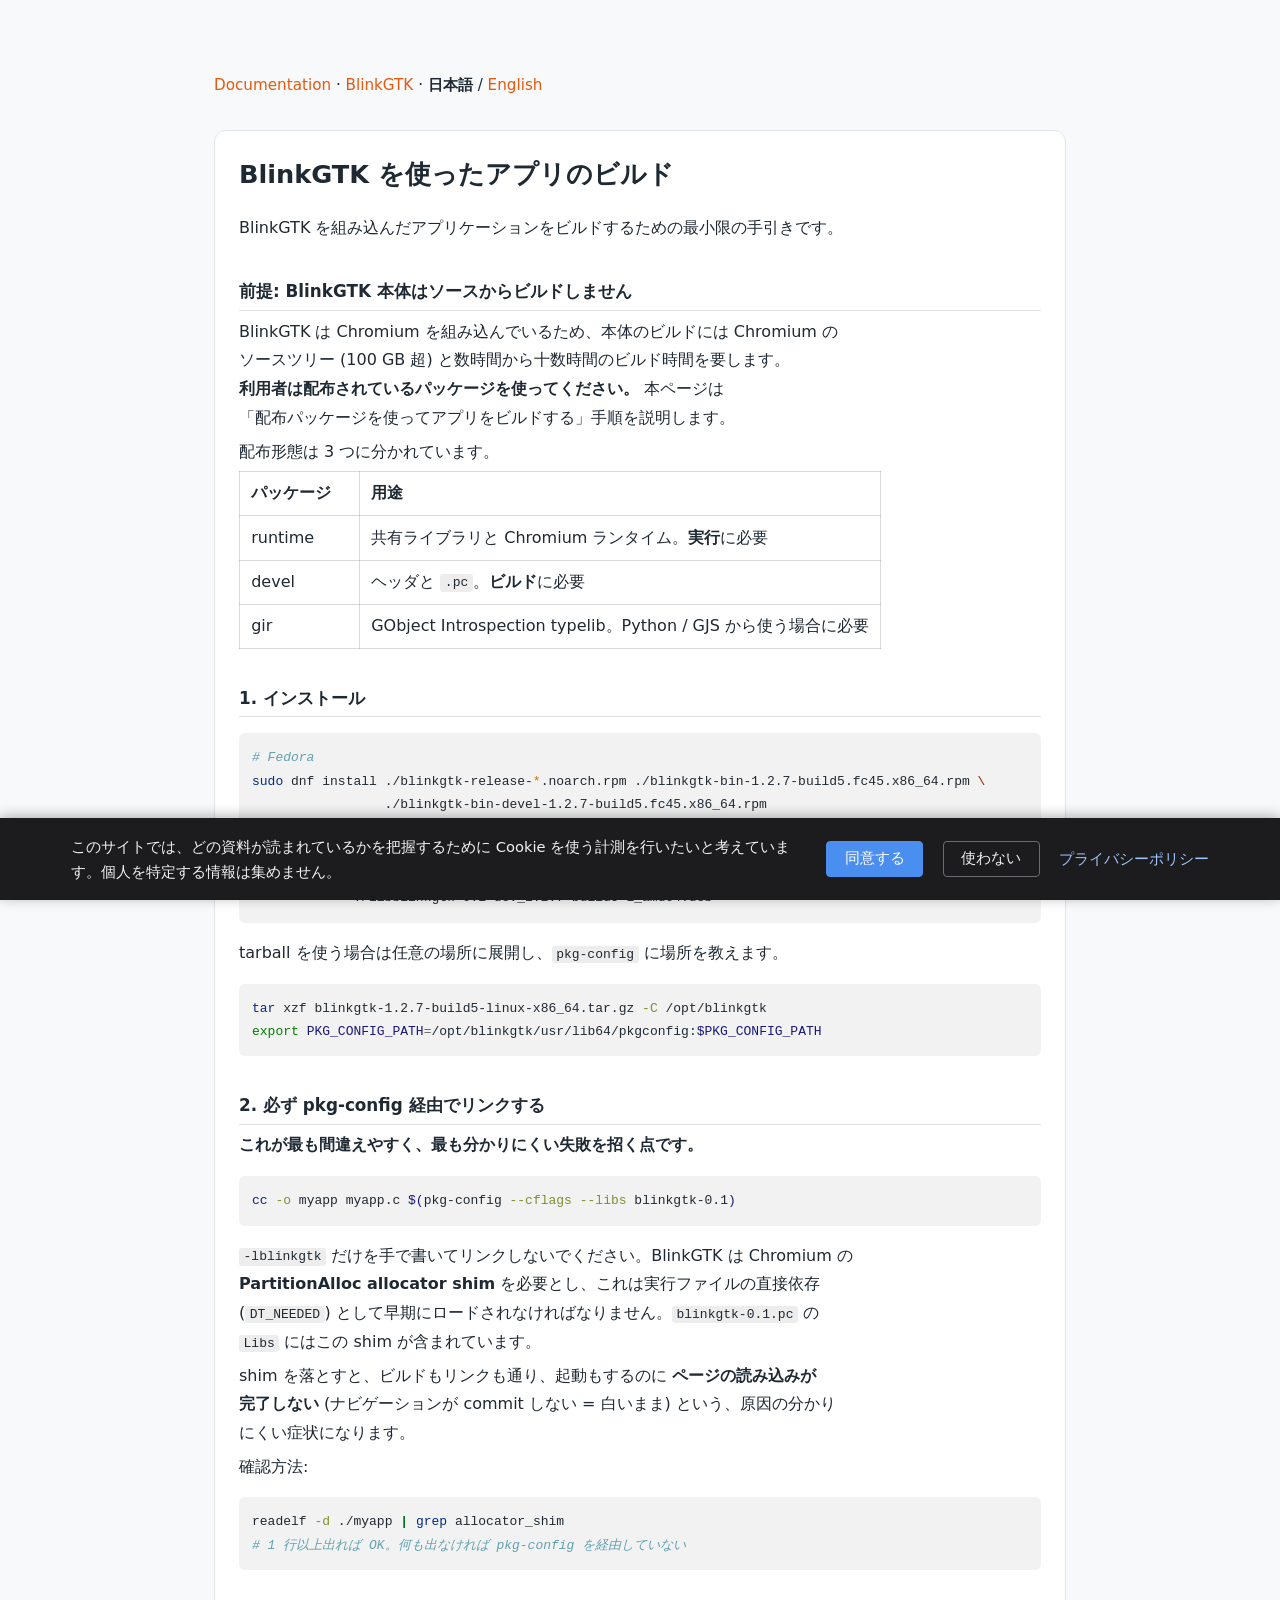
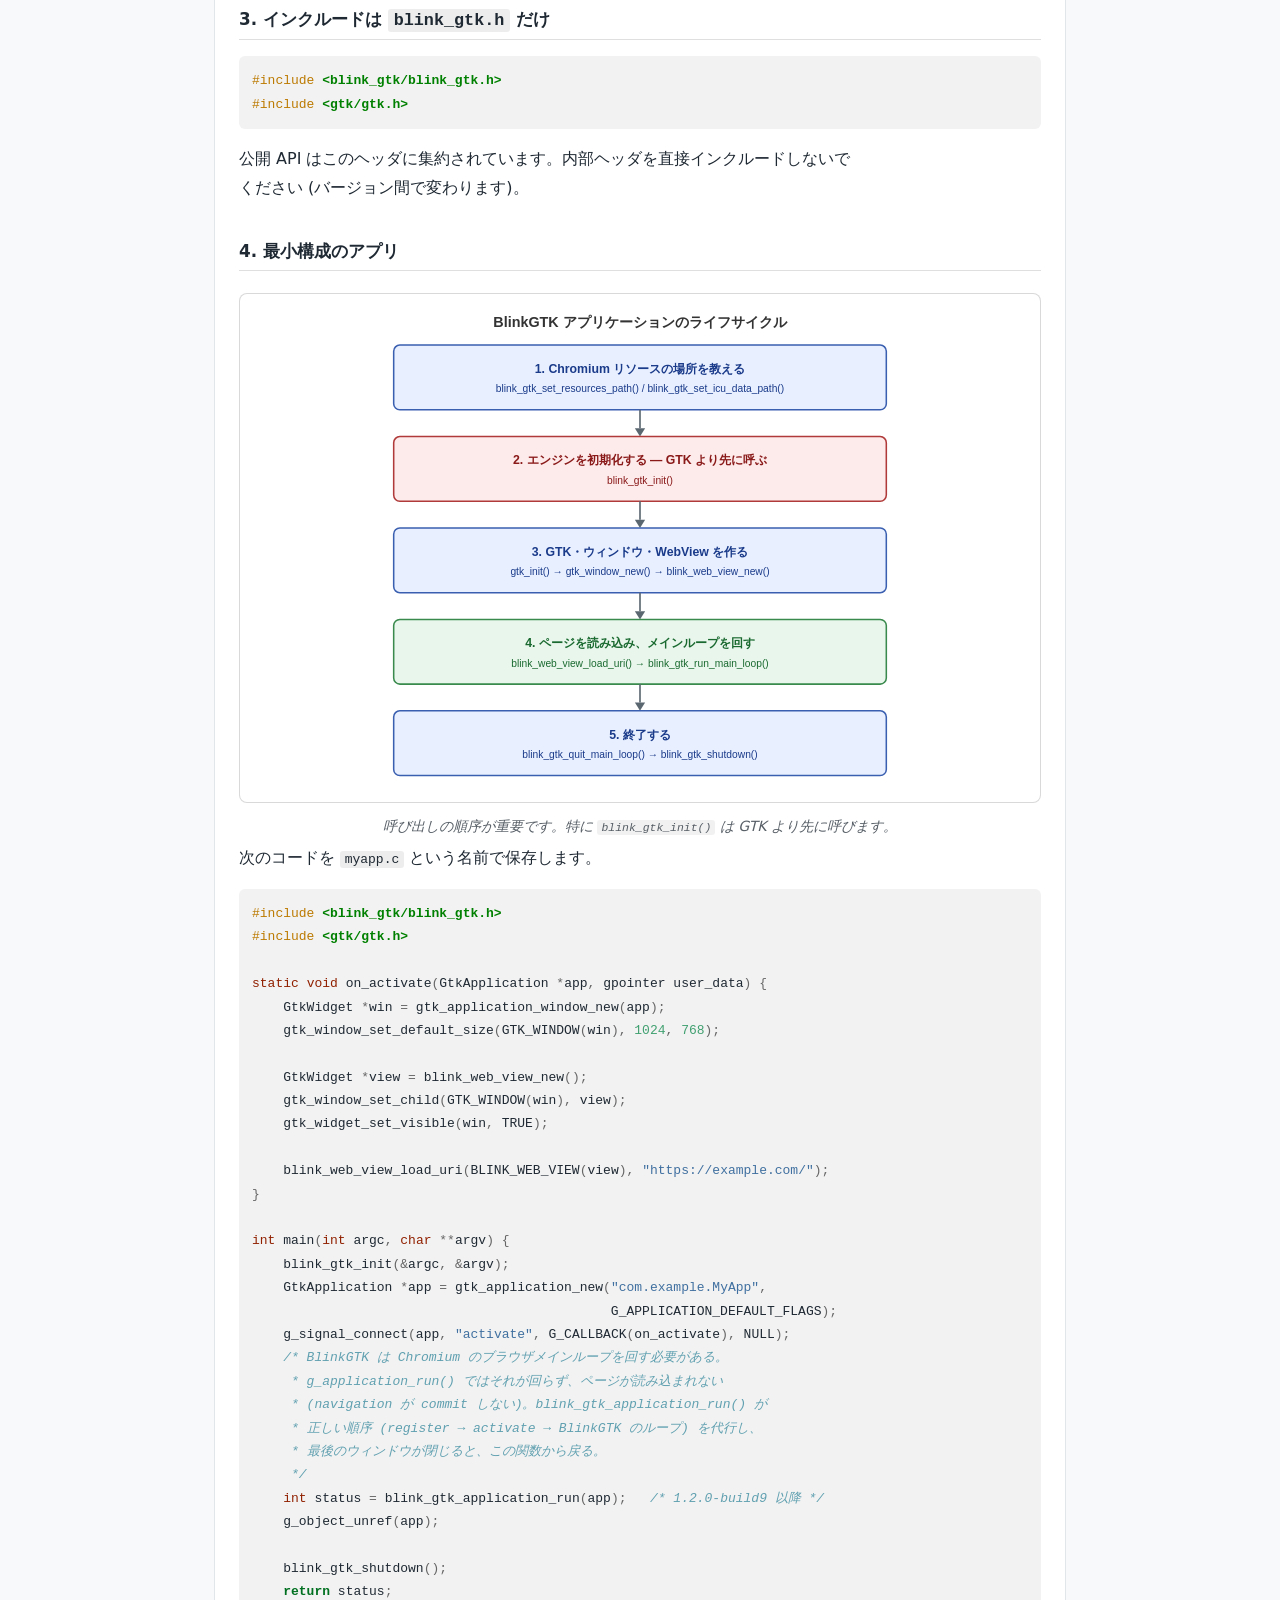
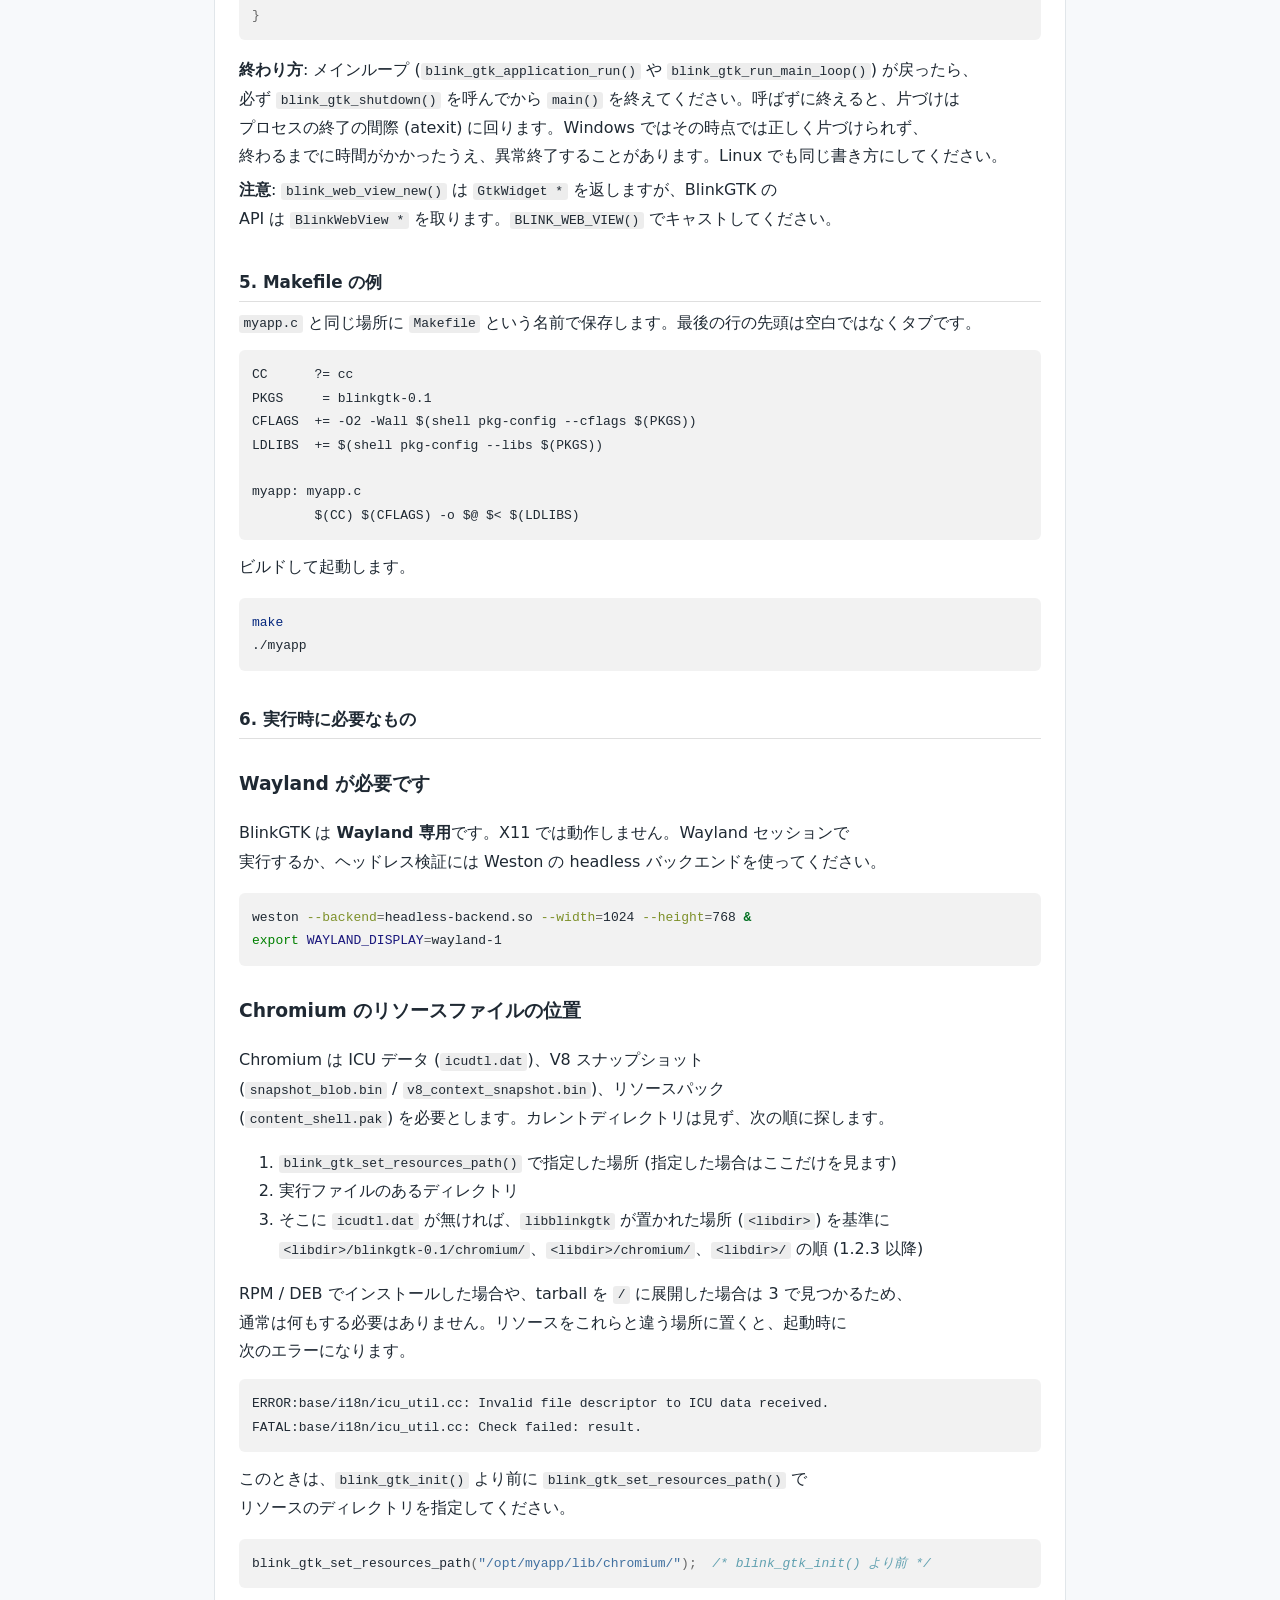
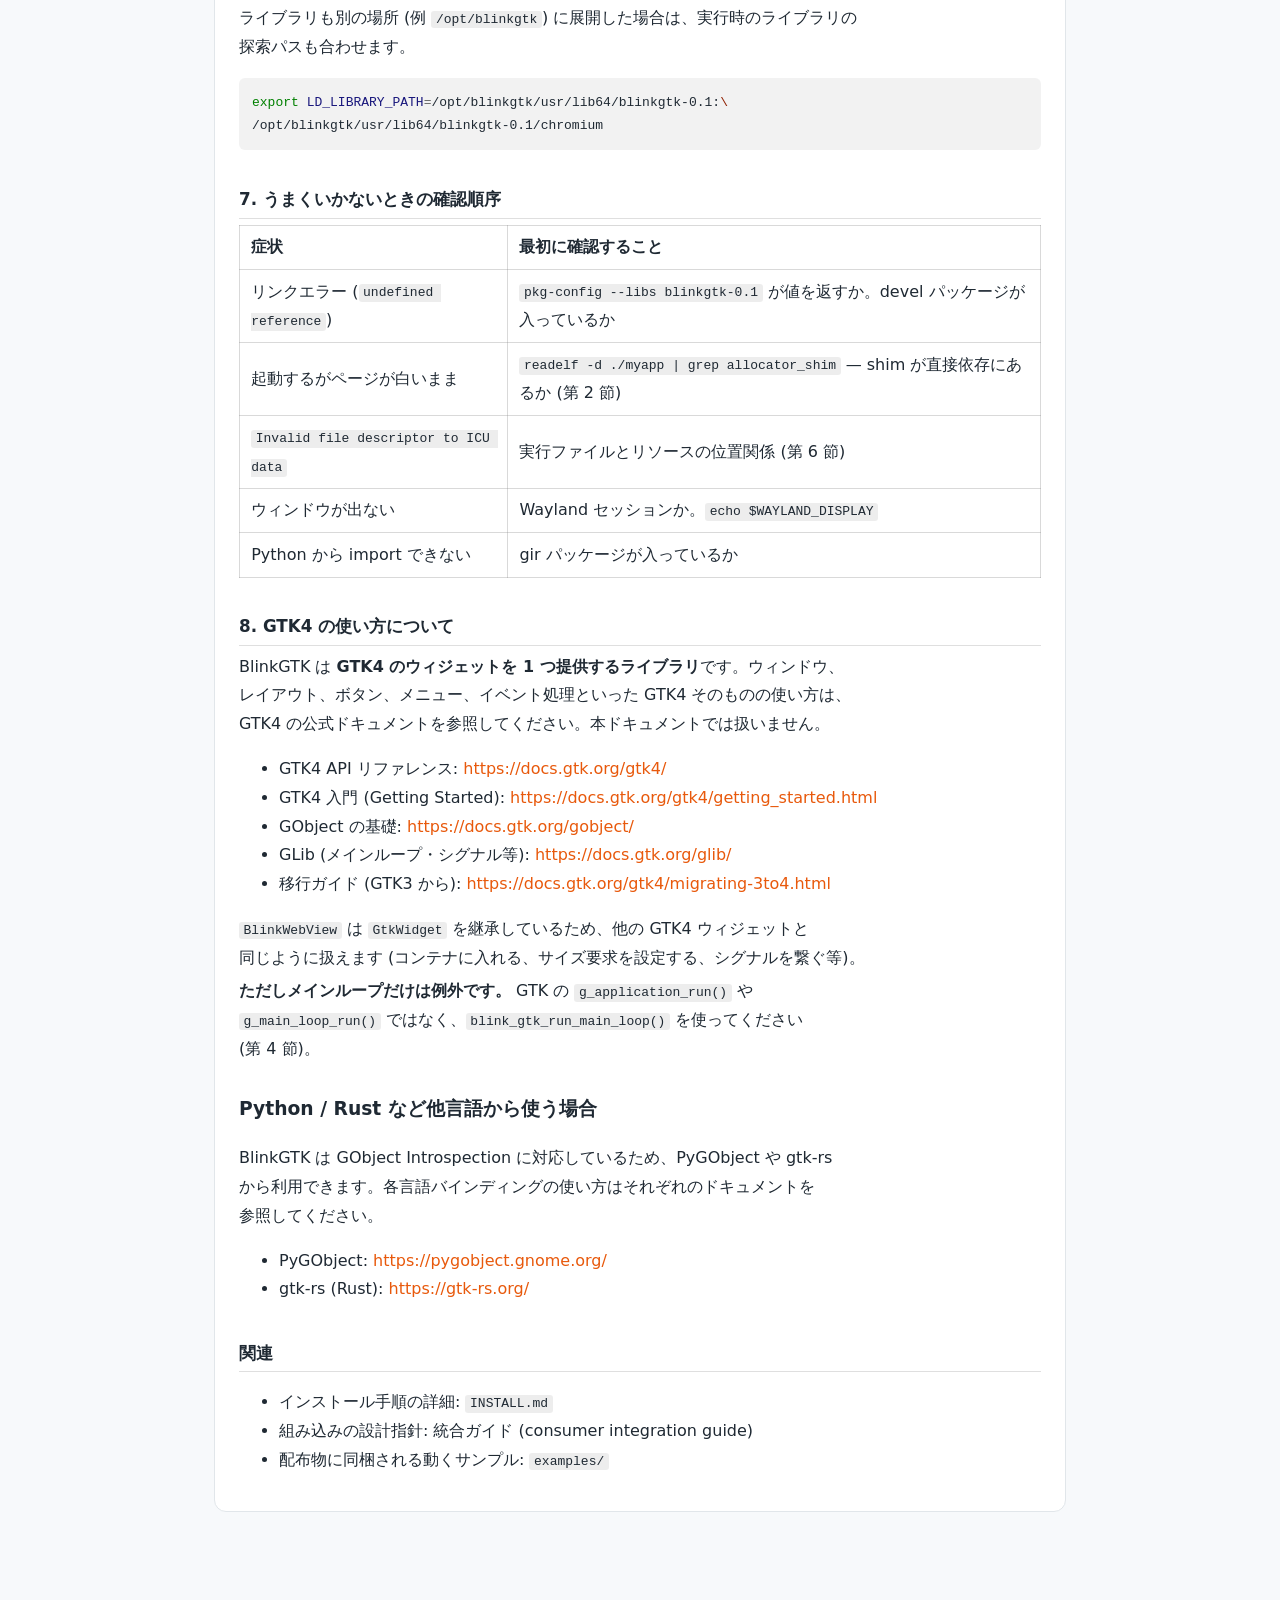
<file: docs/building-with-blinkgtk-ja.html>
<!DOCTYPE html>
<html lang="ja">
<head>
  <meta charset="utf-8" />
  <meta name="generator" content="pandoc" />
  <meta name="viewport" content="width=device-width, initial-scale=1.0, user-scalable=yes" />
  <title>BlinkGTK を使ったアプリのビルド — BlinkGTK</title>
  <style>
    code{white-space: pre-wrap;}
    span.smallcaps{font-variant: small-caps;}
    div.columns{display: flex; gap: min(4vw, 1.5em);}
    div.column{flex: auto; overflow-x: auto;}
    div.hanging-indent{margin-left: 1.5em; text-indent: -1.5em;}
    /* The extra [class] is a hack that increases specificity enough to
       override a similar rule in reveal.js */
    ul.task-list[class]{list-style: none;}
    ul.task-list li input[type="checkbox"] {
      font-size: inherit;
      width: 0.8em;
      margin: 0 0.8em 0.2em -1.6em;
      vertical-align: middle;
    }
    .display.math{display: block; text-align: center; margin: 0.5rem auto;}
    /* CSS for syntax highlighting */
    html { -webkit-text-size-adjust: 100%; }
    pre > code.sourceCode { white-space: pre; position: relative; }
    pre > code.sourceCode > span { display: inline-block; line-height: 1.25; }
    pre > code.sourceCode > span:empty { height: 1.2em; }
    .sourceCode { overflow: visible; }
    code.sourceCode > span { color: inherit; text-decoration: inherit; }
    div.sourceCode { margin: 1em 0; }
    pre.sourceCode { margin: 0; }
    @media screen {
    div.sourceCode { overflow: auto; }
    }
    @media print {
    pre > code.sourceCode { white-space: pre-wrap; }
    pre > code.sourceCode > span { text-indent: -5em; padding-left: 5em; }
    }
    pre.numberSource code
      { counter-reset: source-line 0; }
    pre.numberSource code > span
      { position: relative; left: -4em; counter-increment: source-line; }
    pre.numberSource code > span > a:first-child::before
      { content: counter(source-line);
        position: relative; left: -1em; text-align: right; vertical-align: baseline;
        border: none; display: inline-block;
        -webkit-touch-callout: none; -webkit-user-select: none;
        -khtml-user-select: none; -moz-user-select: none;
        -ms-user-select: none; user-select: none;
        padding: 0 4px; width: 4em;
        color: #aaaaaa;
      }
    pre.numberSource { margin-left: 3em; border-left: 1px solid #aaaaaa;  padding-left: 4px; }
    div.sourceCode
      {   }
    @media screen {
    pre > code.sourceCode > span > a:first-child::before { text-decoration: underline; }
    }
    code span.al { color: #ff0000; font-weight: bold; } /* Alert */
    code span.an { color: #60a0b0; font-weight: bold; font-style: italic; } /* Annotation */
    code span.at { color: #7d9029; } /* Attribute */
    code span.bn { color: #40a070; } /* BaseN */
    code span.bu { color: #008000; } /* BuiltIn */
    code span.cf { color: #007020; font-weight: bold; } /* ControlFlow */
    code span.ch { color: #4070a0; } /* Char */
    code span.cn { color: #880000; } /* Constant */
    code span.co { color: #60a0b0; font-style: italic; } /* Comment */
    code span.cv { color: #60a0b0; font-weight: bold; font-style: italic; } /* CommentVar */
    code span.do { color: #ba2121; font-style: italic; } /* Documentation */
    code span.dt { color: #902000; } /* DataType */
    code span.dv { color: #40a070; } /* DecVal */
    code span.er { color: #ff0000; font-weight: bold; } /* Error */
    code span.ex { } /* Extension */
    code span.fl { color: #40a070; } /* Float */
    code span.fu { color: #06287e; } /* Function */
    code span.im { color: #008000; font-weight: bold; } /* Import */
    code span.in { color: #60a0b0; font-weight: bold; font-style: italic; } /* Information */
    code span.kw { color: #007020; font-weight: bold; } /* Keyword */
    code span.op { color: #666666; } /* Operator */
    code span.ot { color: #007020; } /* Other */
    code span.pp { color: #bc7a00; } /* Preprocessor */
    code span.sc { color: #4070a0; } /* SpecialChar */
    code span.ss { color: #bb6688; } /* SpecialString */
    code span.st { color: #4070a0; } /* String */
    code span.va { color: #19177c; } /* Variable */
    code span.vs { color: #4070a0; } /* VerbatimString */
    code span.wa { color: #60a0b0; font-weight: bold; font-style: italic; } /* Warning */
  </style>
  <link rel="stylesheet" href="docs.css" />
<meta name="description" content="BlinkGTK を組み込んだアプリケーションをビルドするための最小限の手引きです。">
<link rel="canonical" href="https://blinkgtk.org/docs/building-with-blinkgtk-ja.html">
<meta property="og:type" content="article">
<meta property="og:title" content="BlinkGTK を使ったアプリのビルド — BlinkGTK">
<meta property="og:description" content="BlinkGTK を組み込んだアプリケーションをビルドするための最小限の手引きです。">
<meta property="og:url" content="https://blinkgtk.org/docs/building-with-blinkgtk-ja.html">
<meta property="og:site_name" content="BlinkGTK">
<meta property="og:image" content="https://blinkgtk.org/assets/gallery/g1-kusamakura-ch2-v4.png">
<meta name="twitter:card" content="summary_large_image">
<script src="/privacy-consent.js" defer></script>
<link rel="alternate" hreflang="en" href="https://blinkgtk.org/docs/building-with-blinkgtk-en.html">
<link rel="alternate" hreflang="ja" href="https://blinkgtk.org/docs/building-with-blinkgtk-ja.html">
<link rel="alternate" hreflang="x-default" href="https://blinkgtk.org/docs/building-with-blinkgtk-ja.html">
</head>
<body>
<div class="wrap"><div class="navbar">
  <a href="index.html">Documentation</a> ·
  <a href="../index.html">BlinkGTK</a> ·
  <span class="langsw"><strong>日本語</strong> / <a href="building-with-blinkgtk-en.html" hreflang="en" lang="en">English</a></span>
</div><div class="card doc">
<h1 id="blinkgtk-を使ったアプリのビルド">BlinkGTK
を使ったアプリのビルド</h1>
<p>BlinkGTK
を組み込んだアプリケーションをビルドするための最小限の手引きです。</p>
<h2 id="前提-blinkgtk-本体はソースからビルドしません">前提: BlinkGTK
本体はソースからビルドしません</h2>
<p>BlinkGTK は Chromium を組み込んでいるため、本体のビルドには Chromium
の<br />
ソースツリー (100 GB 超)
と数時間から十数時間のビルド時間を要します。<br />
<strong>利用者は配布されているパッケージを使ってください。</strong>
本ページは<br />
「配布パッケージを使ってアプリをビルドする」手順を説明します。</p>
<p>配布形態は 3 つに分かれています。</p>
<table>
<thead>
<tr>
<th>パッケージ</th>
<th>用途</th>
</tr>
</thead>
<tbody>
<tr>
<td>runtime</td>
<td>共有ライブラリと Chromium
ランタイム。<strong>実行</strong>に必要</td>
</tr>
<tr>
<td>devel</td>
<td>ヘッダと <code>.pc</code>。<strong>ビルド</strong>に必要</td>
</tr>
<tr>
<td>gir</td>
<td>GObject Introspection typelib。Python / GJS から使う場合に必要</td>
</tr>
</tbody>
</table>
<h2 id="1-インストール">1. インストール</h2>
<div class="sourceCode" id="cb1"><pre class="sourceCode sh"><code class="sourceCode bash"><span id="cb1-1"><a href="#cb1-1" aria-hidden="true" tabindex="-1"></a><span class="co"># Fedora</span></span>
<span id="cb1-2"><a href="#cb1-2" aria-hidden="true" tabindex="-1"></a><span class="fu">sudo</span> dnf install ./blinkgtk-release-<span class="pp">*</span>.noarch.rpm ./blinkgtk-bin-1.2.7-build5.fc45.x86_64.rpm <span class="dt">\</span></span>
<span id="cb1-3"><a href="#cb1-3" aria-hidden="true" tabindex="-1"></a>                 ./blinkgtk-bin-devel-1.2.7-build5.fc45.x86_64.rpm</span>
<span id="cb1-4"><a href="#cb1-4" aria-hidden="true" tabindex="-1"></a></span>
<span id="cb1-5"><a href="#cb1-5" aria-hidden="true" tabindex="-1"></a><span class="co"># Debian / Ubuntu</span></span>
<span id="cb1-6"><a href="#cb1-6" aria-hidden="true" tabindex="-1"></a><span class="fu">sudo</span> dpkg <span class="at">-i</span> ./libblinkgtk-0.1-0_1.2.7-build5-1_amd64.deb <span class="dt">\</span></span>
<span id="cb1-7"><a href="#cb1-7" aria-hidden="true" tabindex="-1"></a>             ./libblinkgtk-0.1-dev_1.2.7-build5-1_amd64.deb</span></code></pre></div>
<p>tarball を使う場合は任意の場所に展開し、<code>pkg-config</code>
に場所を教えます。</p>
<div class="sourceCode" id="cb2"><pre class="sourceCode sh"><code class="sourceCode bash"><span id="cb2-1"><a href="#cb2-1" aria-hidden="true" tabindex="-1"></a><span class="fu">tar</span> xzf blinkgtk-1.2.7-build5-linux-x86_64.tar.gz <span class="at">-C</span> /opt/blinkgtk</span>
<span id="cb2-2"><a href="#cb2-2" aria-hidden="true" tabindex="-1"></a><span class="bu">export</span> <span class="va">PKG_CONFIG_PATH</span><span class="op">=</span>/opt/blinkgtk/usr/lib64/pkgconfig:<span class="va">$PKG_CONFIG_PATH</span></span></code></pre></div>
<h2 id="2-必ず-pkg-config-経由でリンクする">2. 必ず pkg-config
経由でリンクする</h2>
<p><strong>これが最も間違えやすく、最も分かりにくい失敗を招く点です。</strong></p>
<div class="sourceCode" id="cb3"><pre class="sourceCode sh"><code class="sourceCode bash"><span id="cb3-1"><a href="#cb3-1" aria-hidden="true" tabindex="-1"></a><span class="fu">cc</span> <span class="at">-o</span> myapp myapp.c <span class="va">$(</span><span class="ex">pkg-config</span> <span class="at">--cflags</span> <span class="at">--libs</span> blinkgtk-0.1<span class="va">)</span></span></code></pre></div>
<p><code>-lblinkgtk</code>
だけを手で書いてリンクしないでください。BlinkGTK は Chromium の<br />
<strong>PartitionAlloc allocator shim</strong>
を必要とし、これは実行ファイルの直接依存<br />
(<code>DT_NEEDED</code>)
として早期にロードされなければなりません。<code>blinkgtk-0.1.pc</code>
の<br />
<code>Libs</code> にはこの shim が含まれています。</p>
<p>shim を落とすと、ビルドもリンクも通り、起動もするのに
<strong>ページの読み込みが<br />
完了しない</strong> (ナビゲーションが commit しない = 白いまま)
という、原因の分かり<br />
にくい症状になります。</p>
<p>確認方法:</p>
<div class="sourceCode" id="cb4"><pre class="sourceCode sh"><code class="sourceCode bash"><span id="cb4-1"><a href="#cb4-1" aria-hidden="true" tabindex="-1"></a><span class="ex">readelf</span> <span class="at">-d</span> ./myapp <span class="kw">|</span> <span class="fu">grep</span> allocator_shim</span>
<span id="cb4-2"><a href="#cb4-2" aria-hidden="true" tabindex="-1"></a><span class="co"># 1 行以上出れば OK。何も出なければ pkg-config を経由していない</span></span></code></pre></div>
<h2 id="3-インクルードは-blink_gtkh-だけ">3. インクルードは
<code>blink_gtk.h</code> だけ</h2>
<div class="sourceCode" id="cb5"><pre class="sourceCode c"><code class="sourceCode c"><span id="cb5-1"><a href="#cb5-1" aria-hidden="true" tabindex="-1"></a><span class="pp">#include </span><span class="im">&lt;blink_gtk/blink_gtk.h&gt;</span></span>
<span id="cb5-2"><a href="#cb5-2" aria-hidden="true" tabindex="-1"></a><span class="pp">#include </span><span class="im">&lt;gtk/gtk.h&gt;</span></span></code></pre></div>
<p>公開 API
はこのヘッダに集約されています。内部ヘッダを直接インクルードしないで<br />
ください (バージョン間で変わります)。</p>
<h2 id="4-最小構成のアプリ">4. 最小構成のアプリ</h2>
<p><img src="api-reference/assets/fig-lifecycle-ja.svg"
alt="BlinkGTK アプリケーションのライフサイクル。リソースの場所指定、blink_gtk_init、ウィンドウと WebView の作成、読み込みとメインループ、終了処理の 5 段。" /></p>
<p><em>呼び出しの順序が重要です。特に <code>blink_gtk_init()</code> は
GTK より先に呼びます。</em></p>
<p>次のコードを <code>myapp.c</code> という名前で保存します。</p>
<div class="sourceCode" id="cb6"><pre class="sourceCode c"><code class="sourceCode c"><span id="cb6-1"><a href="#cb6-1" aria-hidden="true" tabindex="-1"></a><span class="pp">#include </span><span class="im">&lt;blink_gtk/blink_gtk.h&gt;</span></span>
<span id="cb6-2"><a href="#cb6-2" aria-hidden="true" tabindex="-1"></a><span class="pp">#include </span><span class="im">&lt;gtk/gtk.h&gt;</span></span>
<span id="cb6-3"><a href="#cb6-3" aria-hidden="true" tabindex="-1"></a></span>
<span id="cb6-4"><a href="#cb6-4" aria-hidden="true" tabindex="-1"></a><span class="dt">static</span> <span class="dt">void</span> on_activate<span class="op">(</span>GtkApplication <span class="op">*</span>app<span class="op">,</span> gpointer user_data<span class="op">)</span> <span class="op">{</span></span>
<span id="cb6-5"><a href="#cb6-5" aria-hidden="true" tabindex="-1"></a>    GtkWidget <span class="op">*</span>win <span class="op">=</span> gtk_application_window_new<span class="op">(</span>app<span class="op">);</span></span>
<span id="cb6-6"><a href="#cb6-6" aria-hidden="true" tabindex="-1"></a>    gtk_window_set_default_size<span class="op">(</span>GTK_WINDOW<span class="op">(</span>win<span class="op">),</span> <span class="dv">1024</span><span class="op">,</span> <span class="dv">768</span><span class="op">);</span></span>
<span id="cb6-7"><a href="#cb6-7" aria-hidden="true" tabindex="-1"></a></span>
<span id="cb6-8"><a href="#cb6-8" aria-hidden="true" tabindex="-1"></a>    GtkWidget <span class="op">*</span>view <span class="op">=</span> blink_web_view_new<span class="op">();</span></span>
<span id="cb6-9"><a href="#cb6-9" aria-hidden="true" tabindex="-1"></a>    gtk_window_set_child<span class="op">(</span>GTK_WINDOW<span class="op">(</span>win<span class="op">),</span> view<span class="op">);</span></span>
<span id="cb6-10"><a href="#cb6-10" aria-hidden="true" tabindex="-1"></a>    gtk_widget_set_visible<span class="op">(</span>win<span class="op">,</span> TRUE<span class="op">);</span></span>
<span id="cb6-11"><a href="#cb6-11" aria-hidden="true" tabindex="-1"></a></span>
<span id="cb6-12"><a href="#cb6-12" aria-hidden="true" tabindex="-1"></a>    blink_web_view_load_uri<span class="op">(</span>BLINK_WEB_VIEW<span class="op">(</span>view<span class="op">),</span> <span class="st">&quot;https://example.com/&quot;</span><span class="op">);</span></span>
<span id="cb6-13"><a href="#cb6-13" aria-hidden="true" tabindex="-1"></a><span class="op">}</span></span>
<span id="cb6-14"><a href="#cb6-14" aria-hidden="true" tabindex="-1"></a></span>
<span id="cb6-15"><a href="#cb6-15" aria-hidden="true" tabindex="-1"></a><span class="dt">int</span> main<span class="op">(</span><span class="dt">int</span> argc<span class="op">,</span> <span class="dt">char</span> <span class="op">**</span>argv<span class="op">)</span> <span class="op">{</span></span>
<span id="cb6-16"><a href="#cb6-16" aria-hidden="true" tabindex="-1"></a>    blink_gtk_init<span class="op">(&amp;</span>argc<span class="op">,</span> <span class="op">&amp;</span>argv<span class="op">);</span></span>
<span id="cb6-17"><a href="#cb6-17" aria-hidden="true" tabindex="-1"></a>    GtkApplication <span class="op">*</span>app <span class="op">=</span> gtk_application_new<span class="op">(</span><span class="st">&quot;com.example.MyApp&quot;</span><span class="op">,</span></span>
<span id="cb6-18"><a href="#cb6-18" aria-hidden="true" tabindex="-1"></a>                                              G_APPLICATION_DEFAULT_FLAGS<span class="op">);</span></span>
<span id="cb6-19"><a href="#cb6-19" aria-hidden="true" tabindex="-1"></a>    g_signal_connect<span class="op">(</span>app<span class="op">,</span> <span class="st">&quot;activate&quot;</span><span class="op">,</span> G_CALLBACK<span class="op">(</span>on_activate<span class="op">),</span> NULL<span class="op">);</span></span>
<span id="cb6-20"><a href="#cb6-20" aria-hidden="true" tabindex="-1"></a>    <span class="co">/* BlinkGTK は Chromium のブラウザメインループを回す必要がある。</span></span>
<span id="cb6-21"><a href="#cb6-21" aria-hidden="true" tabindex="-1"></a><span class="co">     * g_application_run() ではそれが回らず、ページが読み込まれない</span></span>
<span id="cb6-22"><a href="#cb6-22" aria-hidden="true" tabindex="-1"></a><span class="co">     * (navigation が commit しない)。blink_gtk_application_run() が</span></span>
<span id="cb6-23"><a href="#cb6-23" aria-hidden="true" tabindex="-1"></a><span class="co">     * 正しい順序 (register → activate → BlinkGTK のループ) を代行し、</span></span>
<span id="cb6-24"><a href="#cb6-24" aria-hidden="true" tabindex="-1"></a><span class="co">     * 最後のウィンドウが閉じると、この関数から戻る。</span></span>
<span id="cb6-25"><a href="#cb6-25" aria-hidden="true" tabindex="-1"></a><span class="co">     */</span></span>
<span id="cb6-26"><a href="#cb6-26" aria-hidden="true" tabindex="-1"></a>    <span class="dt">int</span> status <span class="op">=</span> blink_gtk_application_run<span class="op">(</span>app<span class="op">);</span>   <span class="co">/* 1.2.0-build9 以降 */</span></span>
<span id="cb6-27"><a href="#cb6-27" aria-hidden="true" tabindex="-1"></a>    g_object_unref<span class="op">(</span>app<span class="op">);</span></span>
<span id="cb6-28"><a href="#cb6-28" aria-hidden="true" tabindex="-1"></a></span>
<span id="cb6-29"><a href="#cb6-29" aria-hidden="true" tabindex="-1"></a>    blink_gtk_shutdown<span class="op">();</span></span>
<span id="cb6-30"><a href="#cb6-30" aria-hidden="true" tabindex="-1"></a>    <span class="cf">return</span> status<span class="op">;</span></span>
<span id="cb6-31"><a href="#cb6-31" aria-hidden="true" tabindex="-1"></a><span class="op">}</span></span></code></pre></div>
<p><strong>終わり方</strong>: メインループ
(<code>blink_gtk_application_run()</code> や
<code>blink_gtk_run_main_loop()</code>) が戻ったら、<br />
必ず <code>blink_gtk_shutdown()</code> を呼んでから <code>main()</code>
を終えてください。呼ばずに終えると、片づけは<br />
プロセスの終了の間際 (atexit) に回ります。Windows
ではその時点では正しく片づけられず、<br />
終わるまでに時間がかかったうえ、異常終了することがあります。Linux
でも同じ書き方にしてください。</p>
<p><strong>注意</strong>: <code>blink_web_view_new()</code> は
<code>GtkWidget *</code> を返しますが、BlinkGTK の<br />
API は <code>BlinkWebView *</code>
を取ります。<code>BLINK_WEB_VIEW()</code> でキャストしてください。</p>
<h2 id="5-makefile-の例">5. Makefile の例</h2>
<p><code>myapp.c</code> と同じ場所に <code>Makefile</code>
という名前で保存します。最後の行の先頭は空白ではなくタブです。</p>
<pre class="make"><code>CC      ?= cc
PKGS     = blinkgtk-0.1
CFLAGS  += -O2 -Wall $(shell pkg-config --cflags $(PKGS))
LDLIBS  += $(shell pkg-config --libs $(PKGS))

myapp: myapp.c
	$(CC) $(CFLAGS) -o $@ $&lt; $(LDLIBS)</code></pre>
<p>ビルドして起動します。</p>
<div class="sourceCode" id="cb8"><pre class="sourceCode sh"><code class="sourceCode bash"><span id="cb8-1"><a href="#cb8-1" aria-hidden="true" tabindex="-1"></a><span class="fu">make</span></span>
<span id="cb8-2"><a href="#cb8-2" aria-hidden="true" tabindex="-1"></a><span class="ex">./myapp</span></span></code></pre></div>
<h2 id="6-実行時に必要なもの">6. 実行時に必要なもの</h2>
<h3 id="wayland-が必要です">Wayland が必要です</h3>
<p>BlinkGTK は <strong>Wayland 専用</strong>です。X11
では動作しません。Wayland セッションで<br />
実行するか、ヘッドレス検証には Weston の headless
バックエンドを使ってください。</p>
<div class="sourceCode" id="cb9"><pre class="sourceCode sh"><code class="sourceCode bash"><span id="cb9-1"><a href="#cb9-1" aria-hidden="true" tabindex="-1"></a><span class="ex">weston</span> <span class="at">--backend</span><span class="op">=</span>headless-backend.so <span class="at">--width</span><span class="op">=</span>1024 <span class="at">--height</span><span class="op">=</span>768 <span class="kw">&amp;</span></span>
<span id="cb9-2"><a href="#cb9-2" aria-hidden="true" tabindex="-1"></a><span class="bu">export</span> <span class="va">WAYLAND_DISPLAY</span><span class="op">=</span>wayland-1</span></code></pre></div>
<h3 id="chromium-のリソースファイルの位置">Chromium
のリソースファイルの位置</h3>
<p>Chromium は ICU データ (<code>icudtl.dat</code>)、V8
スナップショット<br />
(<code>snapshot_blob.bin</code> /
<code>v8_context_snapshot.bin</code>)、リソースパック<br />
(<code>content_shell.pak</code>)
を必要とします。カレントディレクトリは見ず、次の順に探します。</p>
<ol type="1">
<li><code>blink_gtk_set_resources_path()</code> で指定した場所
(指定した場合はここだけを見ます)</li>
<li>実行ファイルのあるディレクトリ</li>
<li>そこに <code>icudtl.dat</code> が無ければ、<code>libblinkgtk</code>
が置かれた場所 (<code>&lt;libdir&gt;</code>) を基準に<br />
<code>&lt;libdir&gt;/blinkgtk-0.1/chromium/</code>、<code>&lt;libdir&gt;/chromium/</code>、<code>&lt;libdir&gt;/</code>
の順 (1.2.3 以降)</li>
</ol>
<p>RPM / DEB でインストールした場合や、tarball を <code>/</code>
に展開した場合は 3 で見つかるため、<br />
通常は何もする必要はありません。リソースをこれらと違う場所に置くと、起動時に<br />
次のエラーになります。</p>
<pre><code>ERROR:base/i18n/icu_util.cc: Invalid file descriptor to ICU data received.
FATAL:base/i18n/icu_util.cc: Check failed: result.</code></pre>
<p>このときは、<code>blink_gtk_init()</code> より前に
<code>blink_gtk_set_resources_path()</code> で<br />
リソースのディレクトリを指定してください。</p>
<div class="sourceCode" id="cb11"><pre class="sourceCode c"><code class="sourceCode c"><span id="cb11-1"><a href="#cb11-1" aria-hidden="true" tabindex="-1"></a>blink_gtk_set_resources_path<span class="op">(</span><span class="st">&quot;/opt/myapp/lib/chromium/&quot;</span><span class="op">);</span>  <span class="co">/* blink_gtk_init() より前 */</span></span></code></pre></div>
<p>ライブラリも別の場所 (例 <code>/opt/blinkgtk</code>)
に展開した場合は、実行時のライブラリの<br />
探索パスも合わせます。</p>
<div class="sourceCode" id="cb12"><pre
class="sourceCode sh"><code class="sourceCode bash"><span id="cb12-1"><a href="#cb12-1" aria-hidden="true" tabindex="-1"></a><span class="bu">export</span> <span class="va">LD_LIBRARY_PATH</span><span class="op">=</span>/opt/blinkgtk/usr/lib64/blinkgtk-0.1:<span class="dt">\</span></span>
<span id="cb12-2"><a href="#cb12-2" aria-hidden="true" tabindex="-1"></a>/opt/blinkgtk/usr/lib64/blinkgtk-0.1/chromium</span></code></pre></div>
<h2 id="7-うまくいかないときの確認順序">7.
うまくいかないときの確認順序</h2>
<table>
<thead>
<tr>
<th>症状</th>
<th>最初に確認すること</th>
</tr>
</thead>
<tbody>
<tr>
<td>リンクエラー (<code>undefined reference</code>)</td>
<td><code>pkg-config --libs blinkgtk-0.1</code> が値を返すか。devel
パッケージが入っているか</td>
</tr>
<tr>
<td>起動するがページが白いまま</td>
<td><code>readelf -d ./myapp | grep allocator_shim</code> — shim
が直接依存にあるか (第 2 節)</td>
</tr>
<tr>
<td><code>Invalid file descriptor to ICU data</code></td>
<td>実行ファイルとリソースの位置関係 (第 6 節)</td>
</tr>
<tr>
<td>ウィンドウが出ない</td>
<td>Wayland セッションか。<code>echo $WAYLAND_DISPLAY</code></td>
</tr>
<tr>
<td>Python から import できない</td>
<td>gir パッケージが入っているか</td>
</tr>
</tbody>
</table>
<h2 id="8-gtk4-の使い方について">8. GTK4 の使い方について</h2>
<p>BlinkGTK は <strong>GTK4 のウィジェットを 1
つ提供するライブラリ</strong>です。ウィンドウ、<br />
レイアウト、ボタン、メニュー、イベント処理といった GTK4
そのものの使い方は、<br />
GTK4
の公式ドキュメントを参照してください。本ドキュメントでは扱いません。</p>
<ul>
<li>GTK4 API リファレンス: <a
href="https://docs.gtk.org/gtk4/">https://docs.gtk.org/gtk4/</a></li>
<li>GTK4 入門 (Getting Started): <a
href="https://docs.gtk.org/gtk4/getting_started.html">https://docs.gtk.org/gtk4/getting_started.html</a></li>
<li>GObject の基礎: <a
href="https://docs.gtk.org/gobject/">https://docs.gtk.org/gobject/</a></li>
<li>GLib (メインループ・シグナル等): <a
href="https://docs.gtk.org/glib/">https://docs.gtk.org/glib/</a></li>
<li>移行ガイド (GTK3 から): <a
href="https://docs.gtk.org/gtk4/migrating-3to4.html">https://docs.gtk.org/gtk4/migrating-3to4.html</a></li>
</ul>
<p><code>BlinkWebView</code> は <code>GtkWidget</code>
を継承しているため、他の GTK4 ウィジェットと<br />
同じように扱えます
(コンテナに入れる、サイズ要求を設定する、シグナルを繋ぐ等)。</p>
<p><strong>ただしメインループだけは例外です。</strong> GTK の
<code>g_application_run()</code> や<br />
<code>g_main_loop_run()</code>
ではなく、<code>blink_gtk_run_main_loop()</code> を使ってください<br />
(第 4 節)。</p>
<h3 id="python--rust-など他言語から使う場合">Python / Rust
など他言語から使う場合</h3>
<p>BlinkGTK は GObject Introspection に対応しているため、PyGObject や
gtk-rs<br />
から利用できます。各言語バインディングの使い方はそれぞれのドキュメントを<br />
参照してください。</p>
<ul>
<li>PyGObject: <a
href="https://pygobject.gnome.org/">https://pygobject.gnome.org/</a></li>
<li>gtk-rs (Rust): <a
href="https://gtk-rs.org/">https://gtk-rs.org/</a></li>
</ul>
<h2 id="関連">関連</h2>
<ul>
<li>インストール手順の詳細: <code>INSTALL.md</code></li>
<li>組み込みの設計指針: 統合ガイド (consumer integration guide)</li>
<li>配布物に同梱される動くサンプル: <code>examples/</code></li>
</ul>
</body>
</html>
</div></div>
</file>
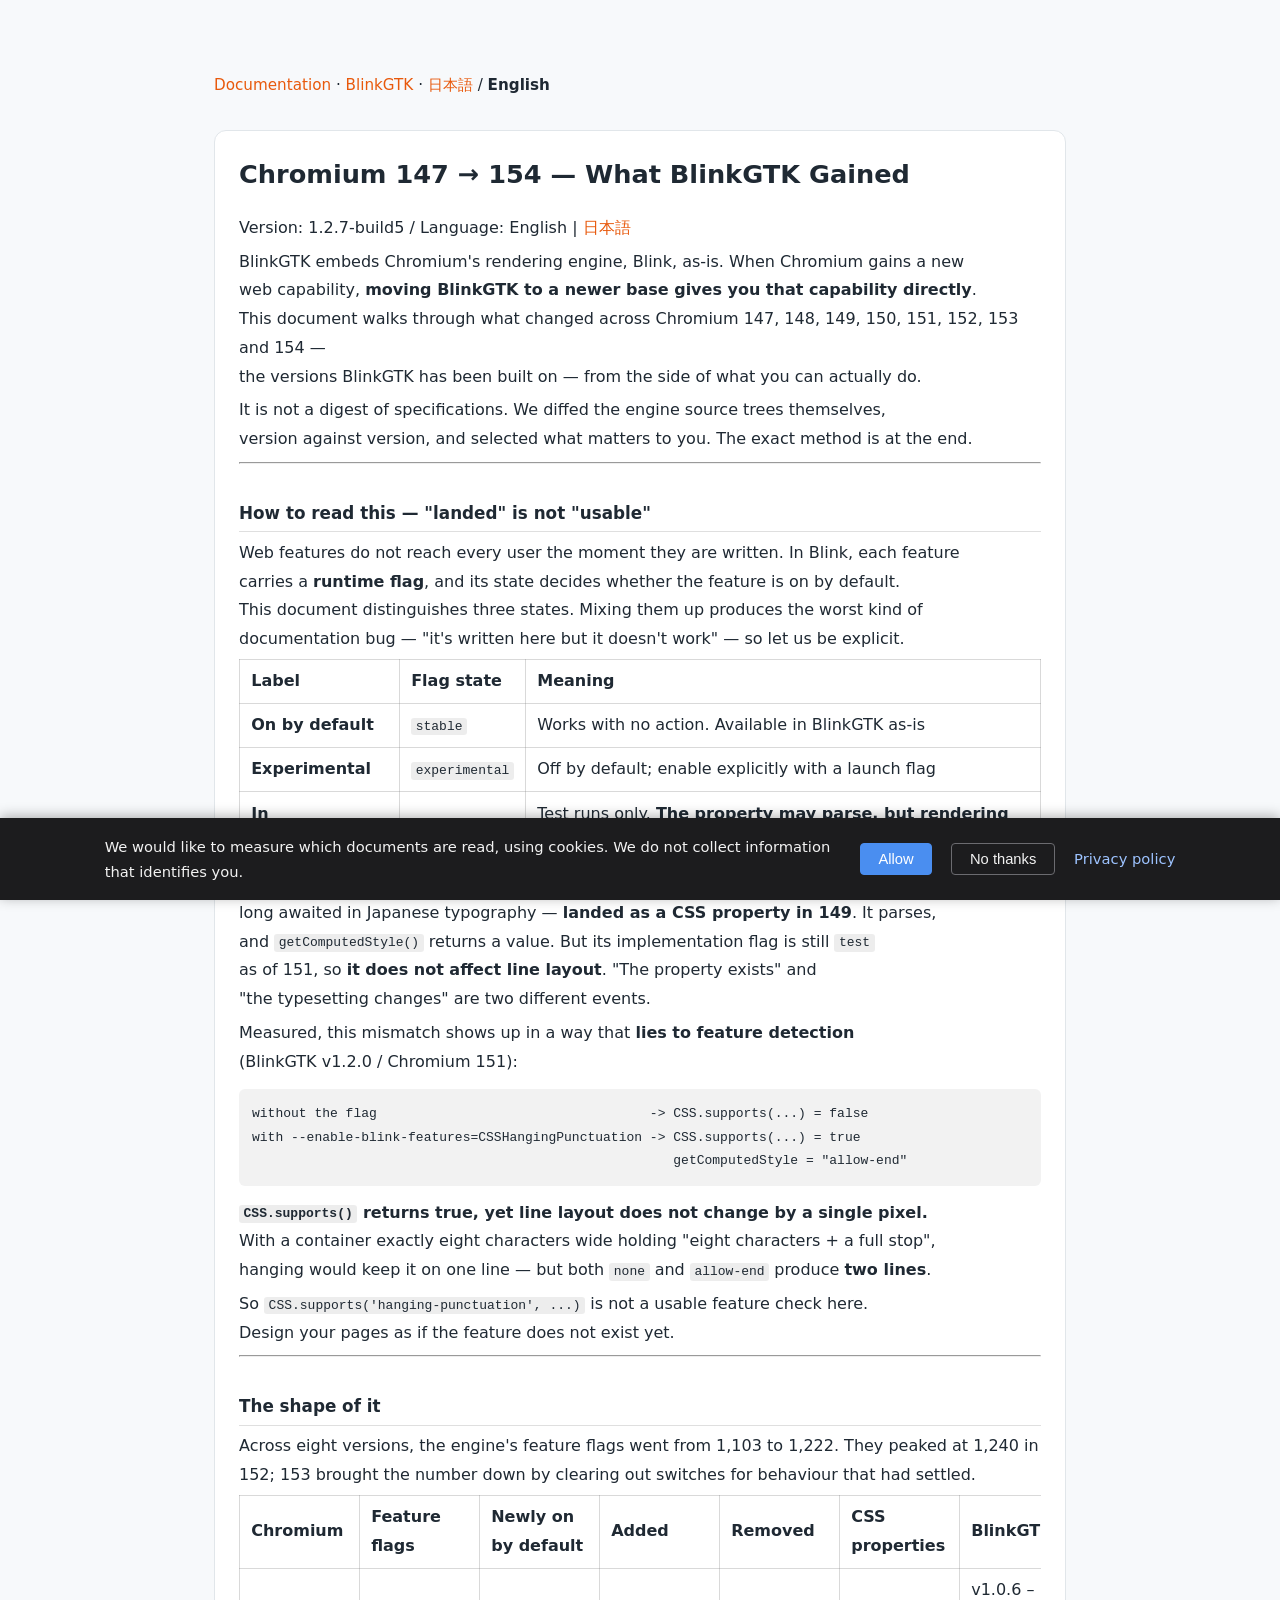
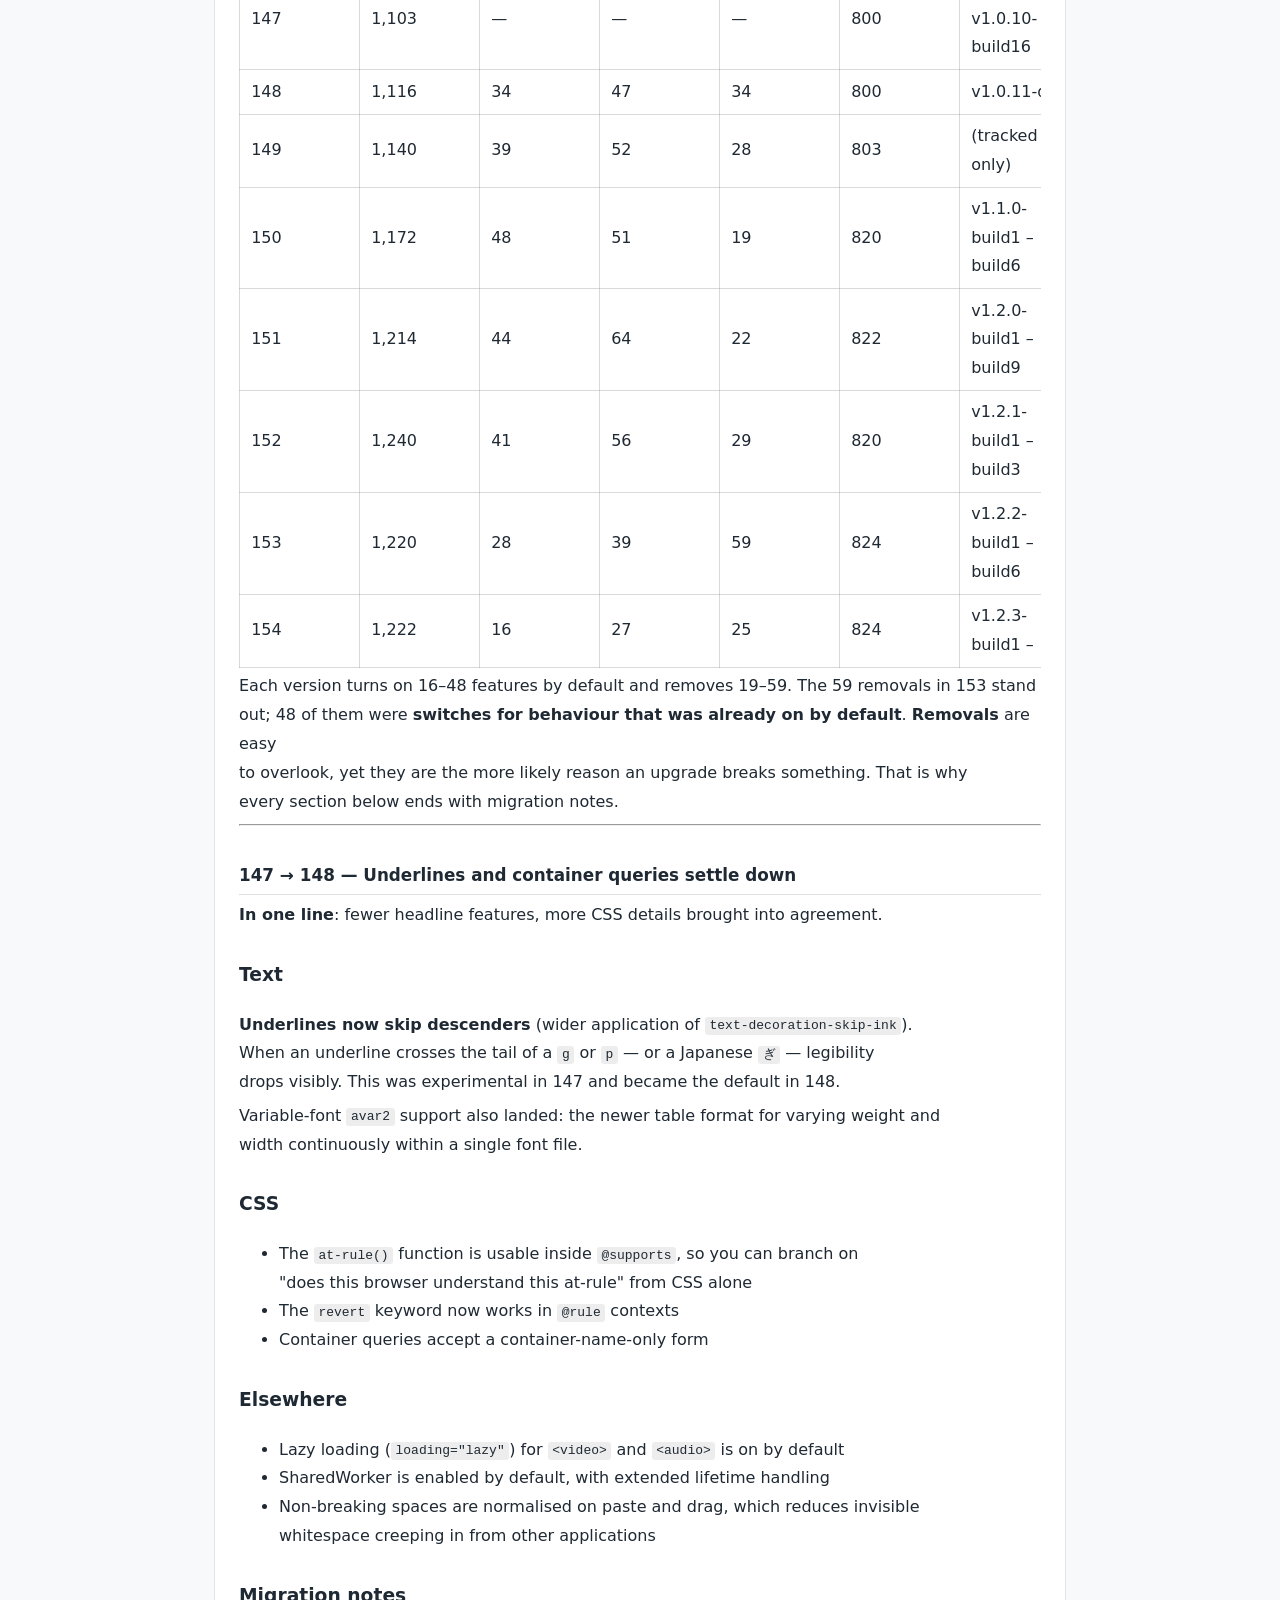
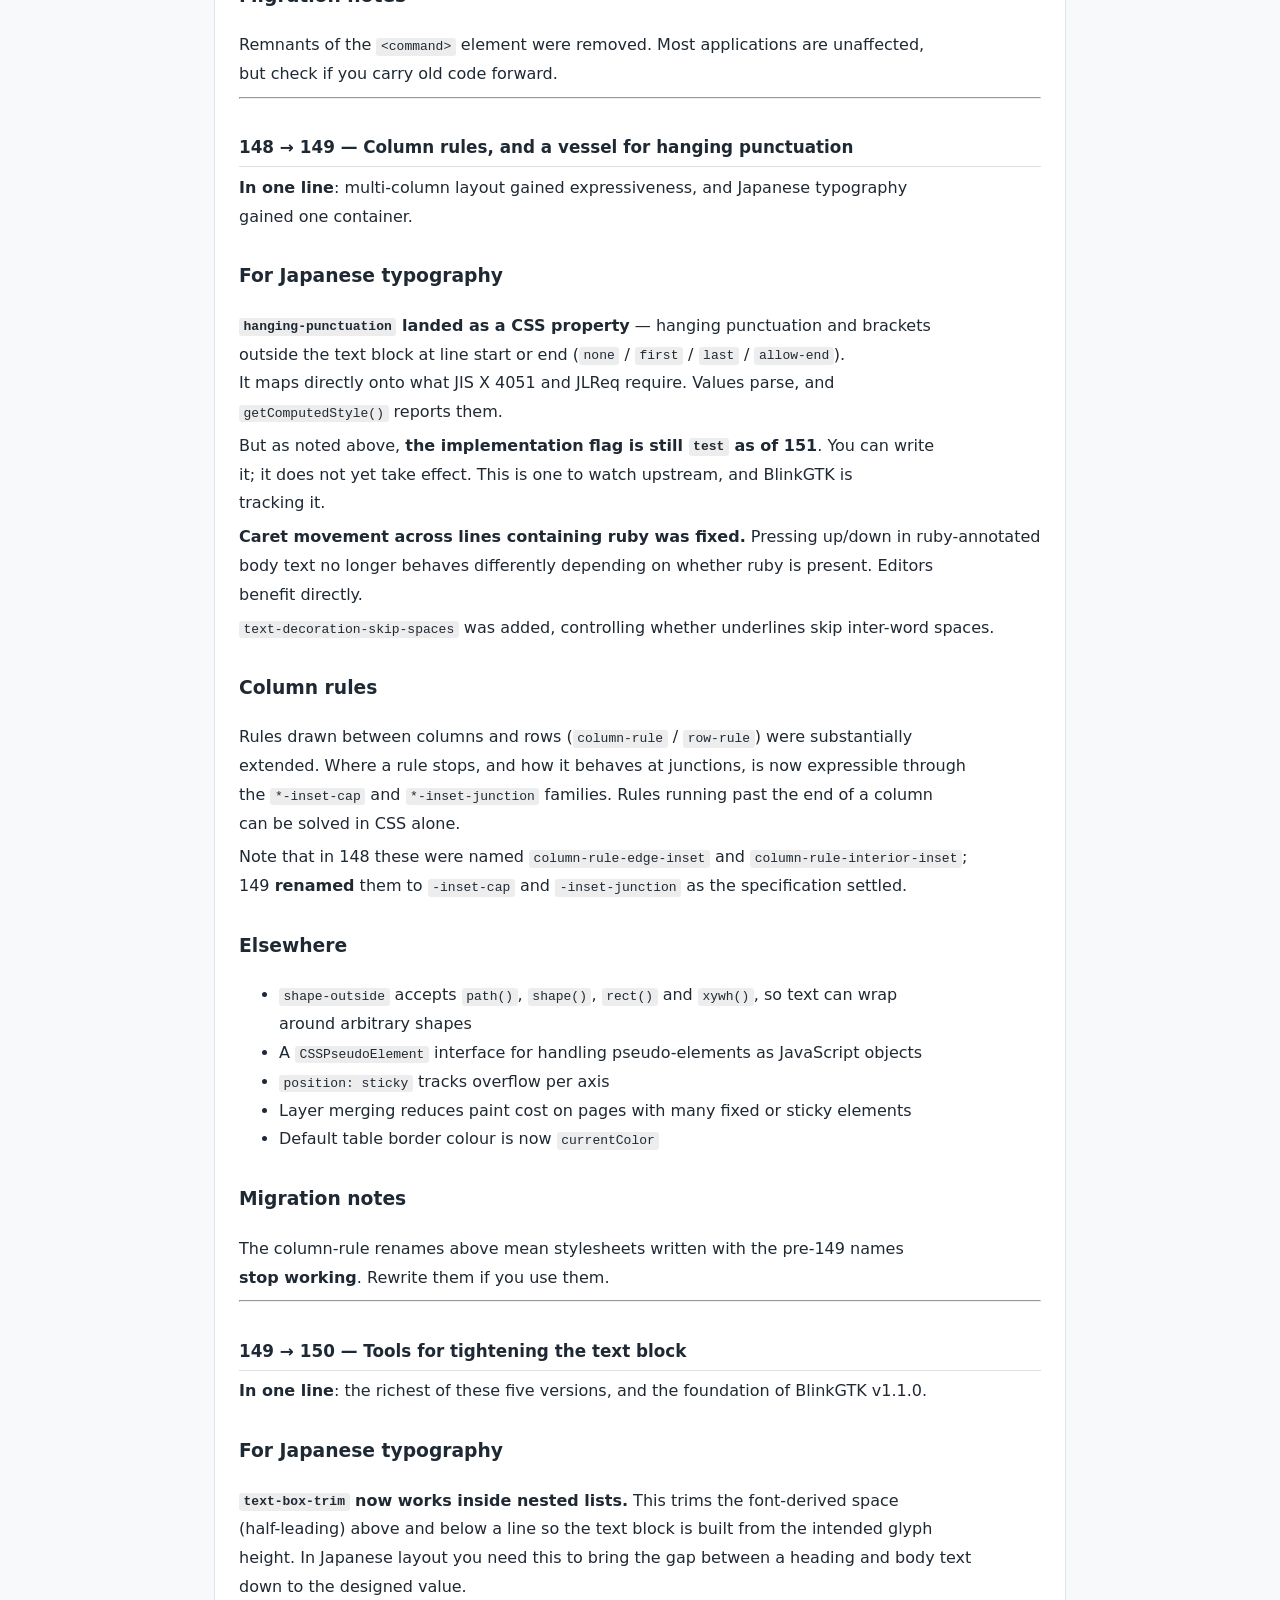
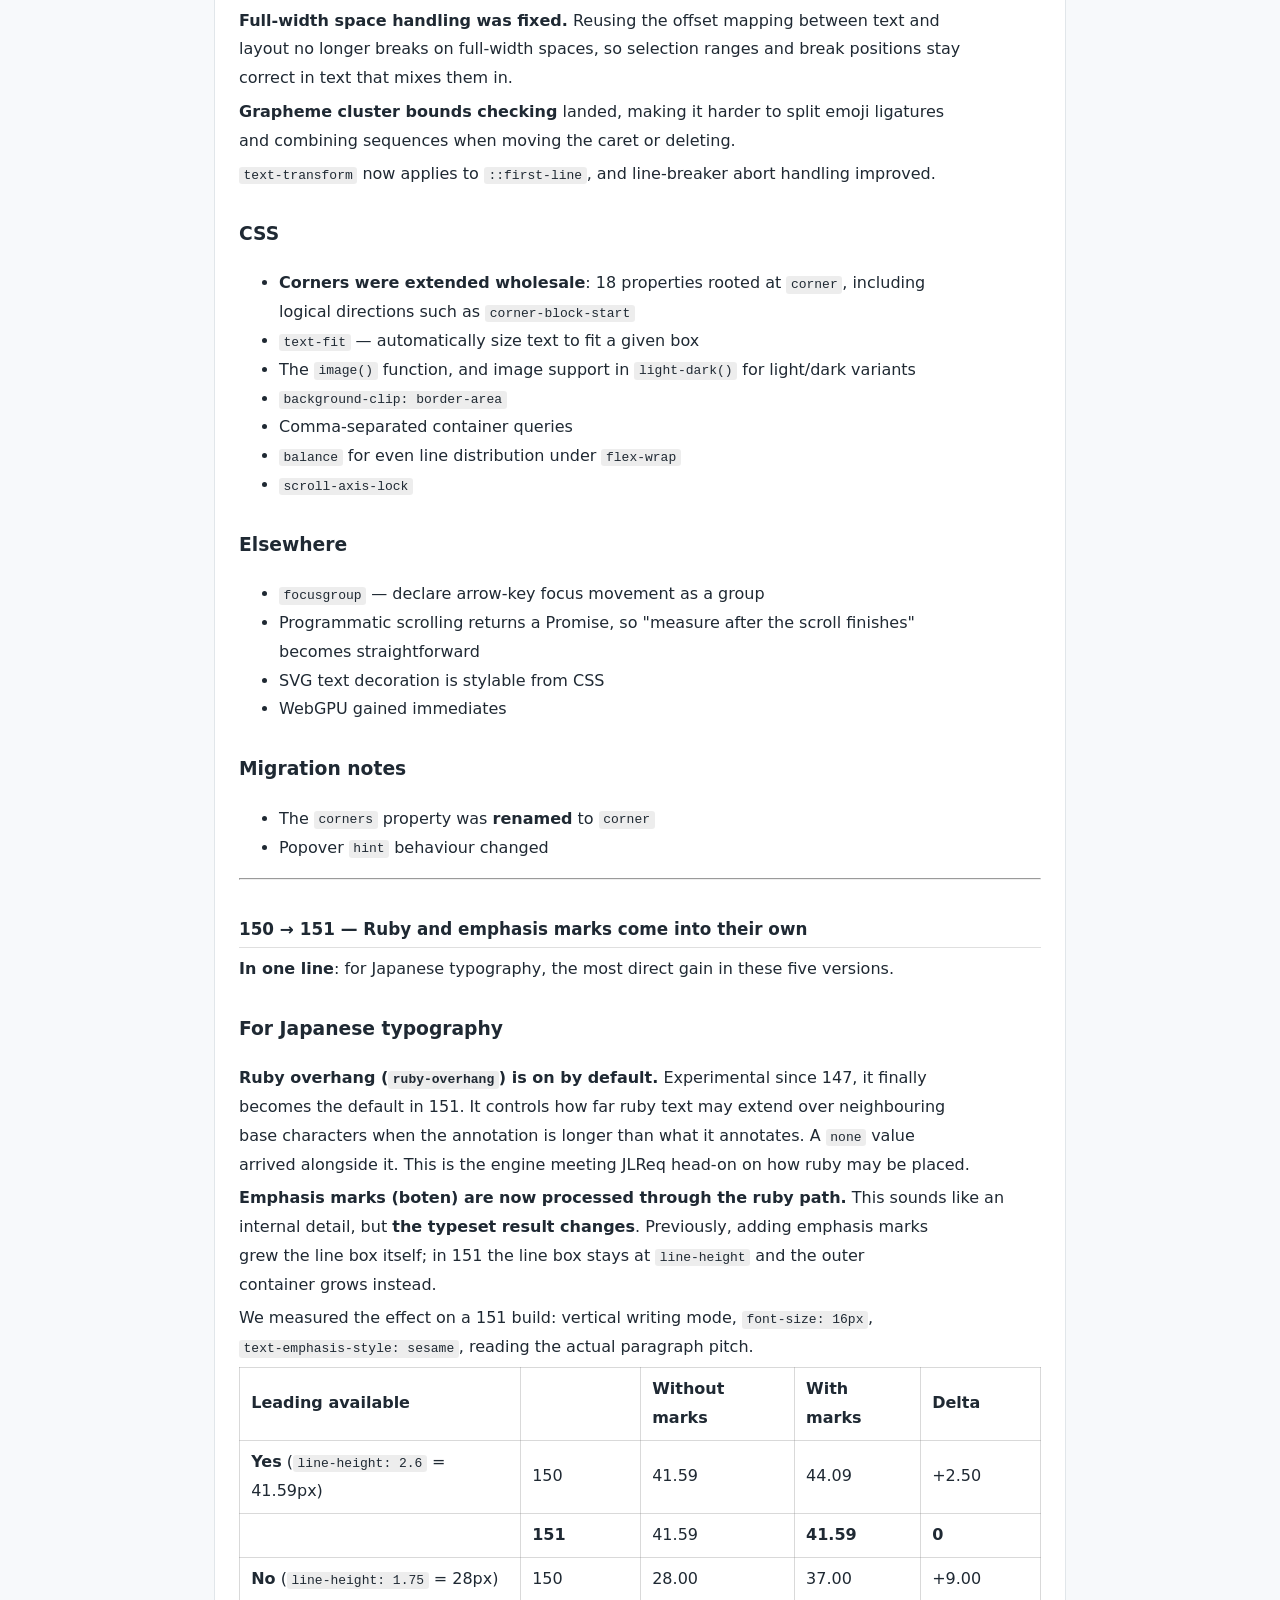
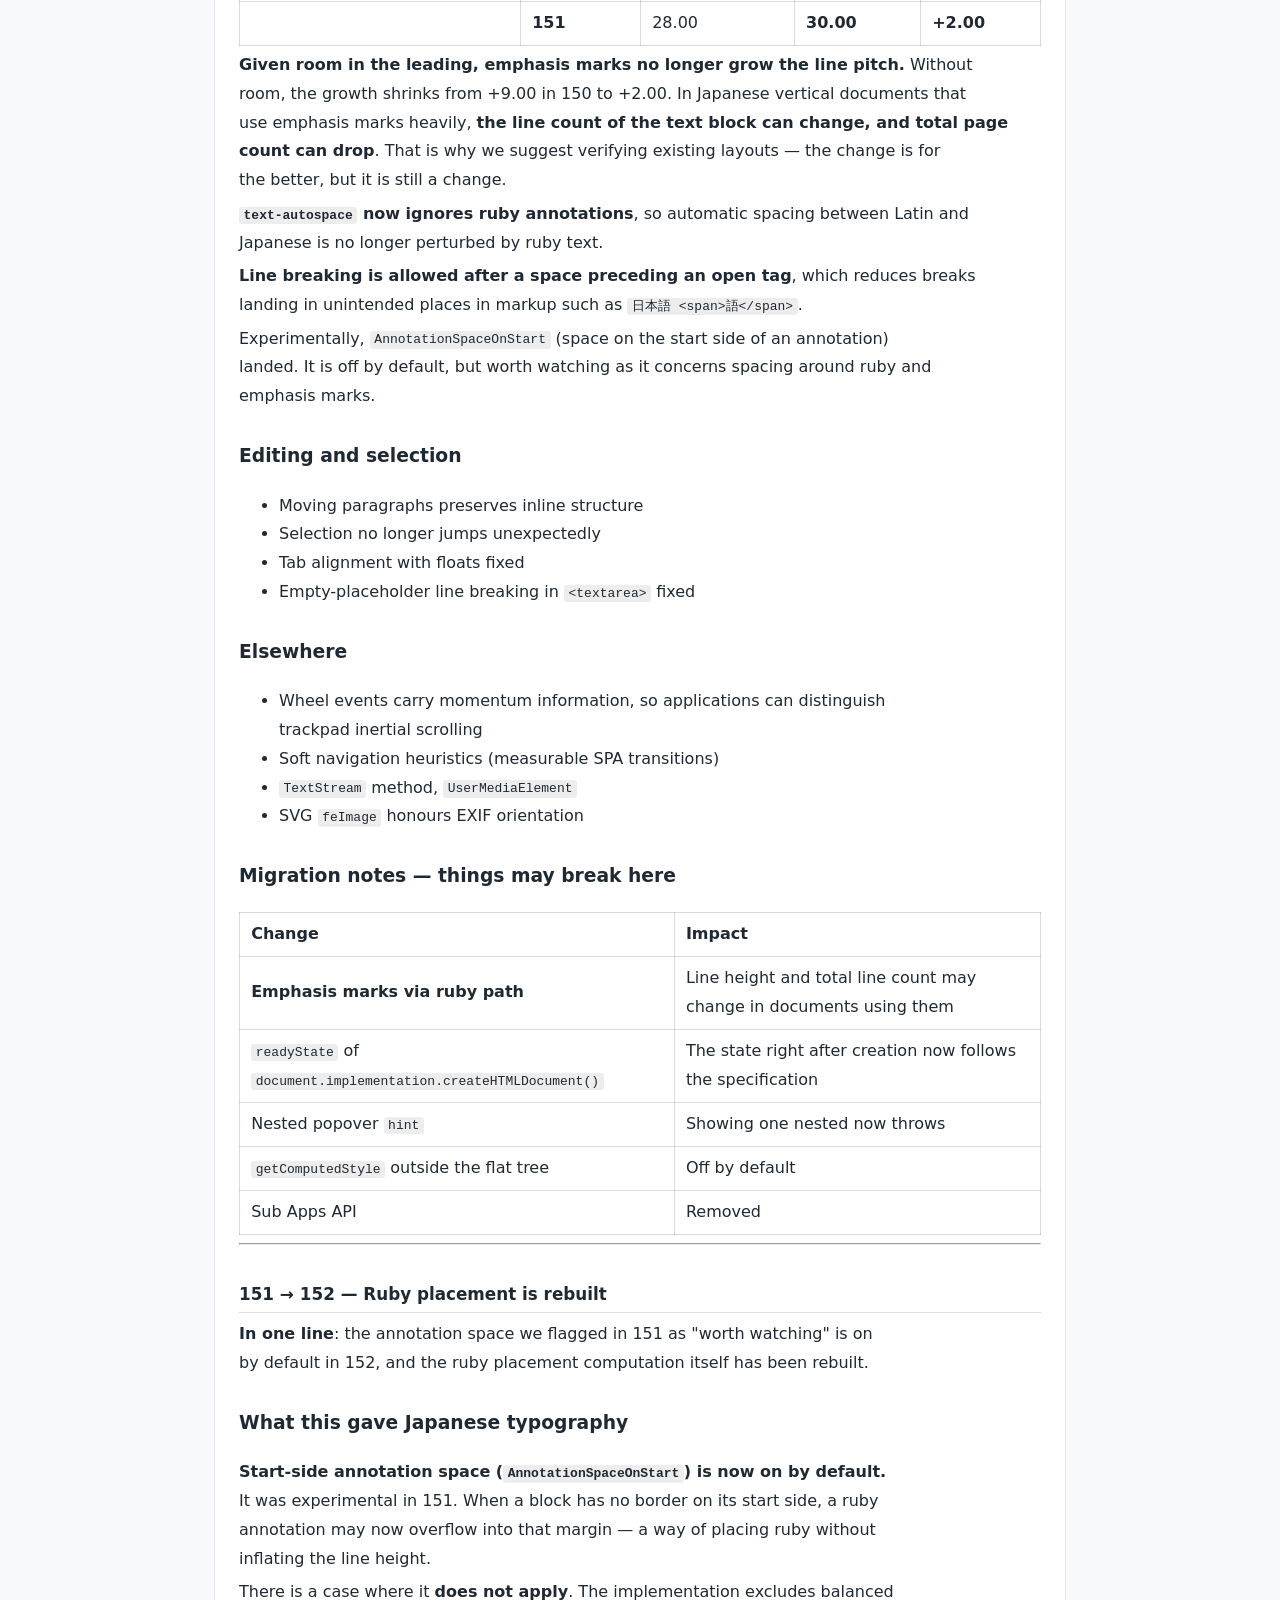
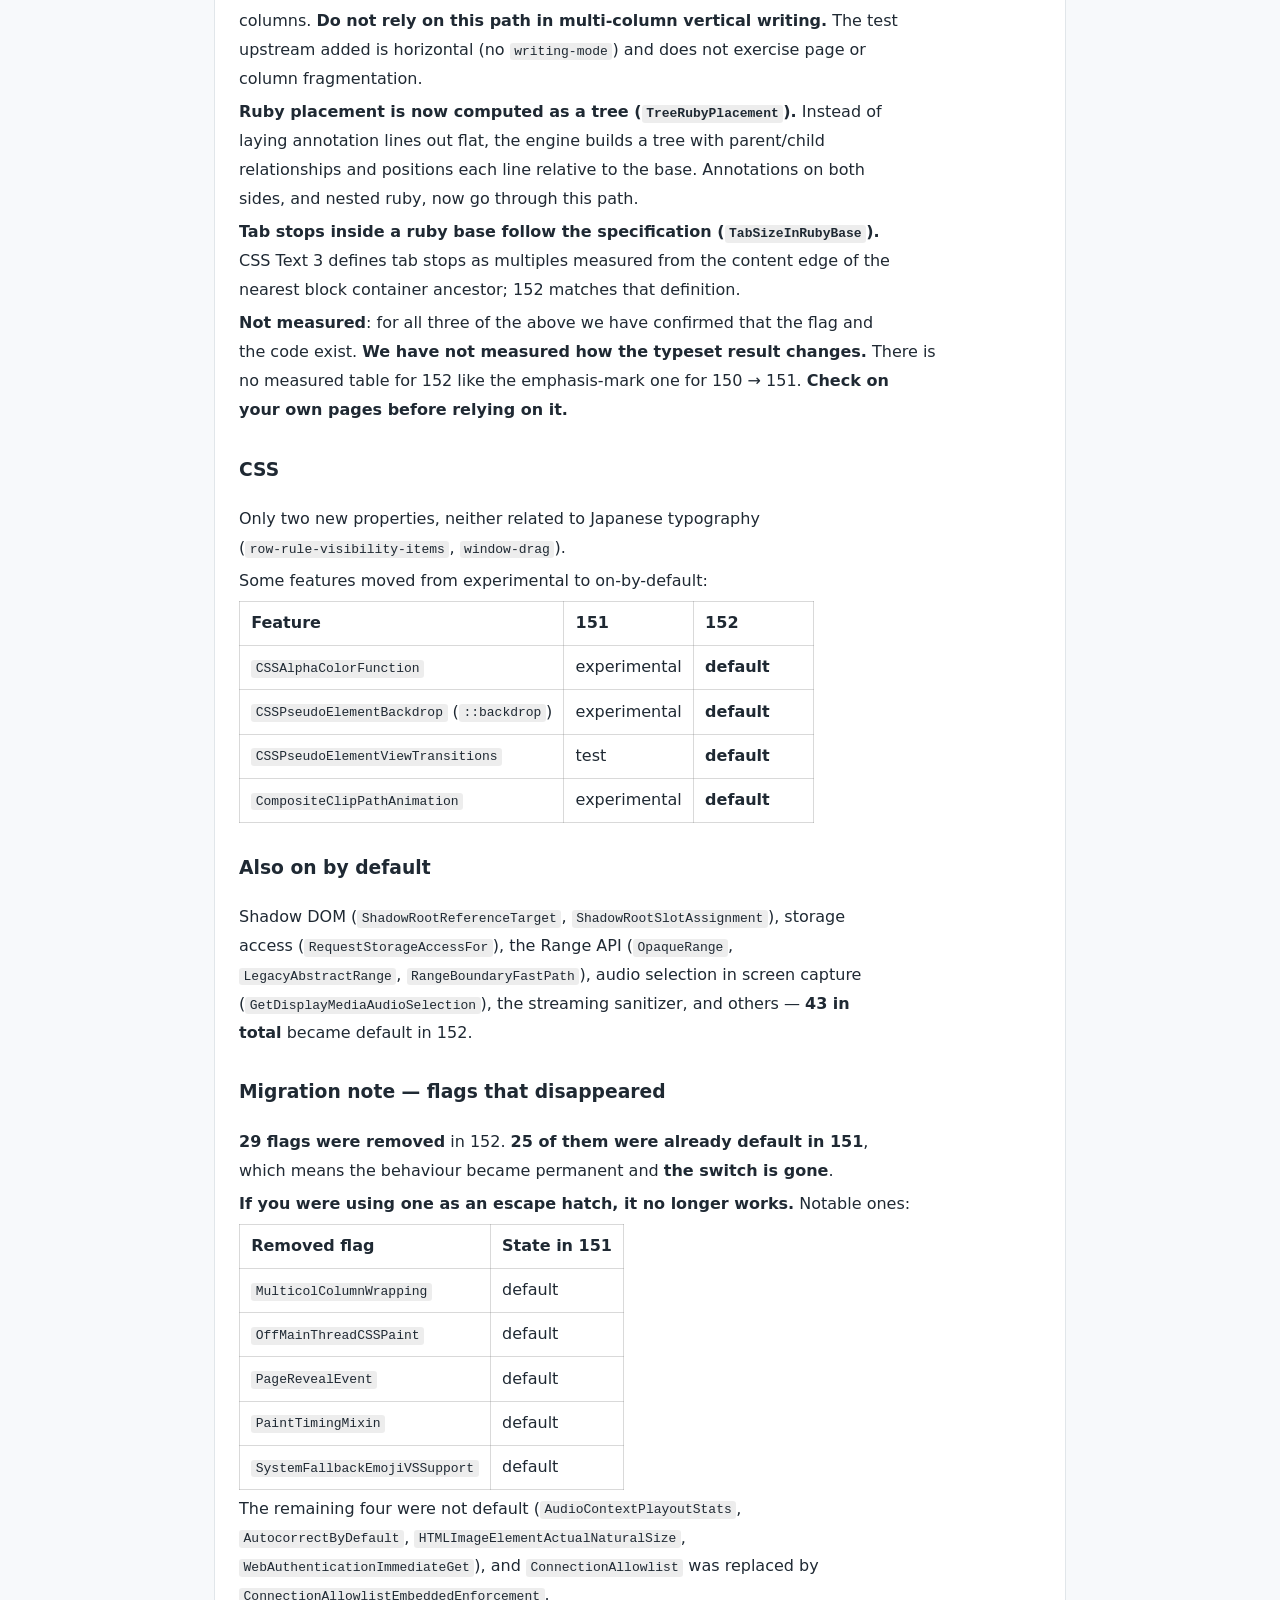
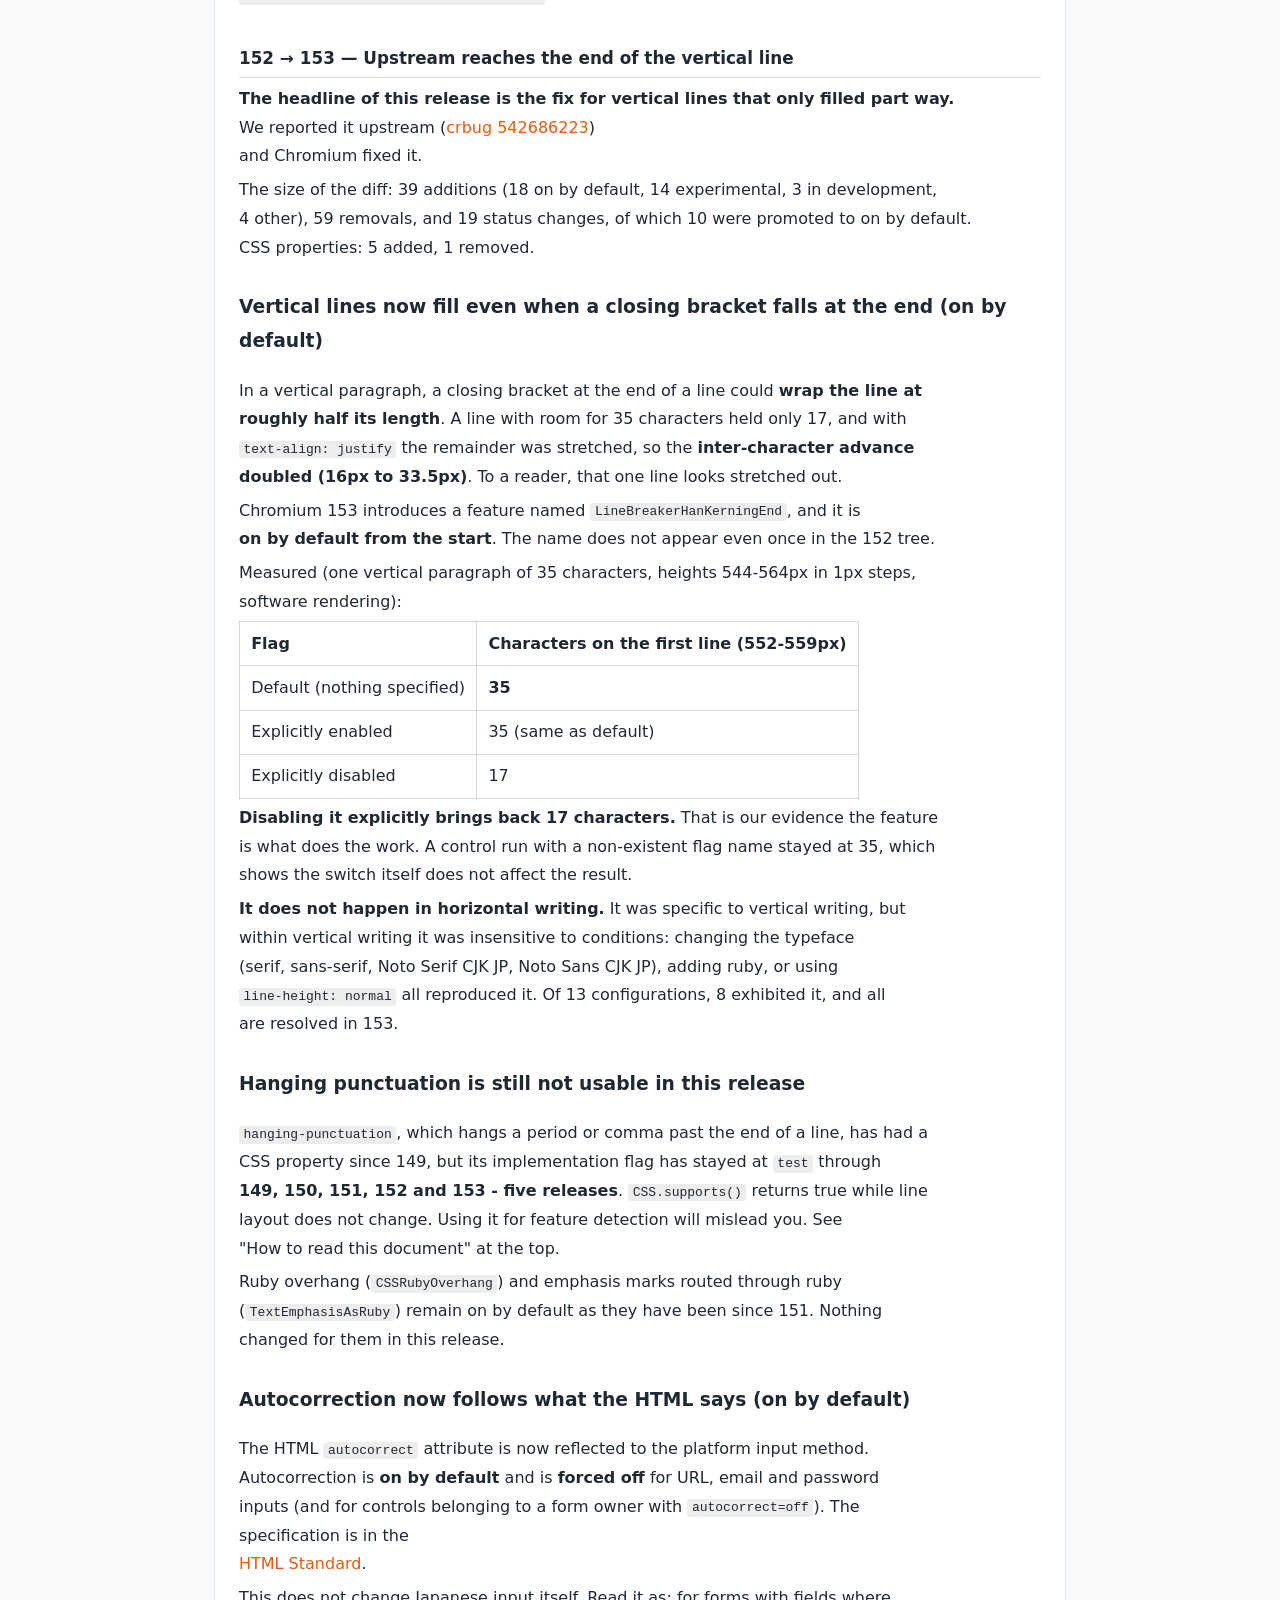
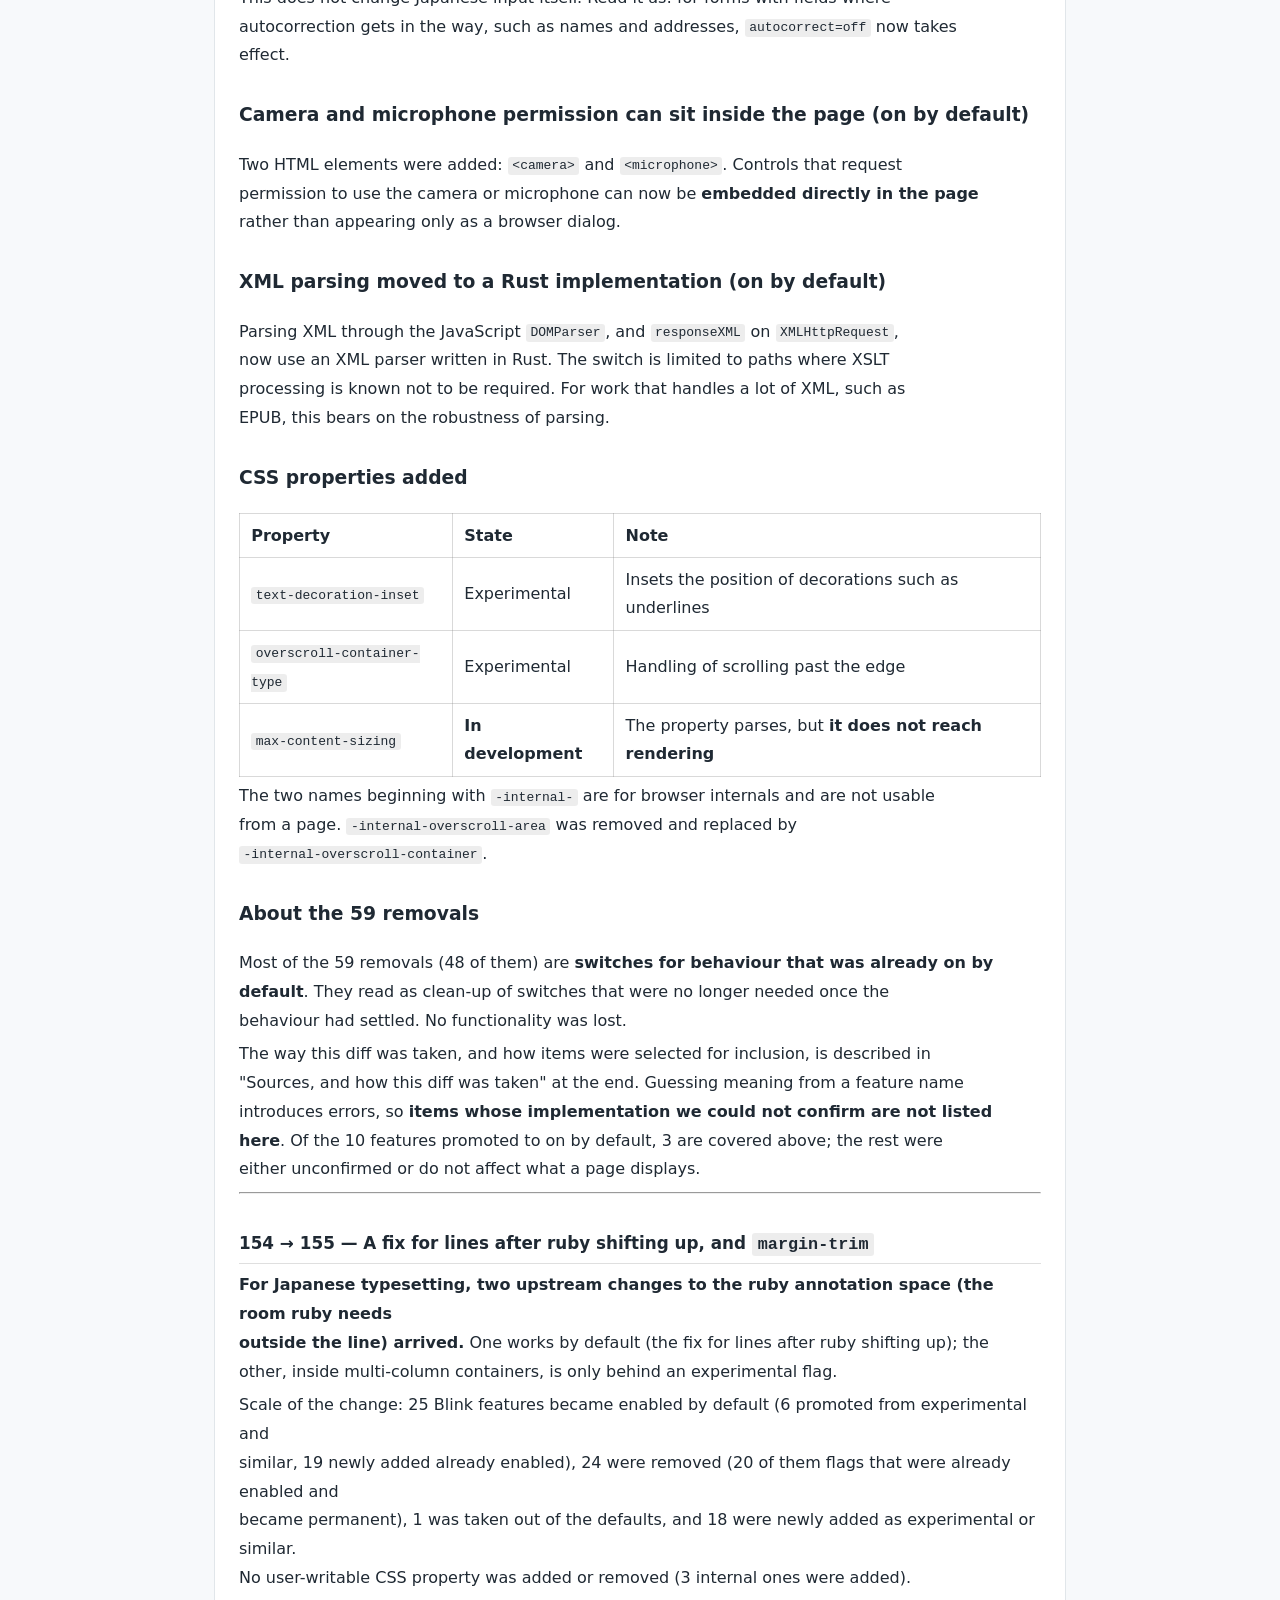
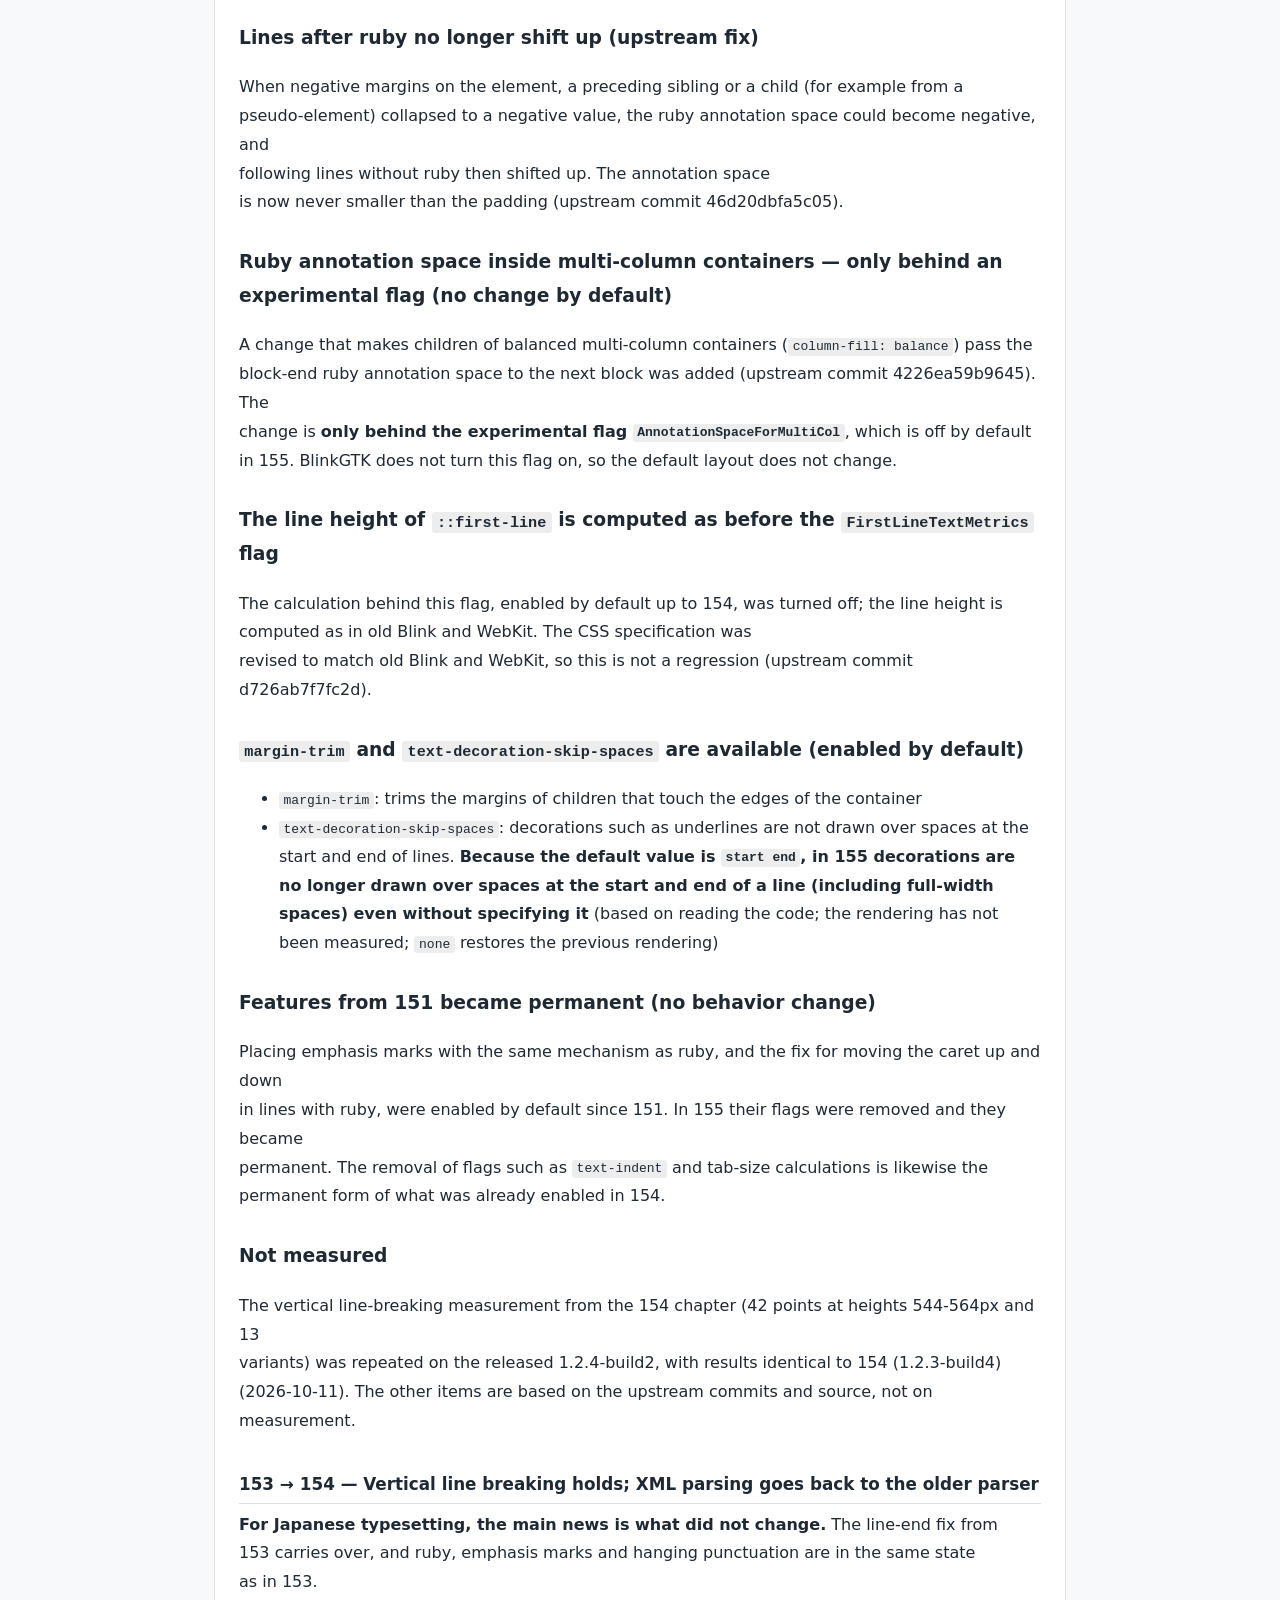
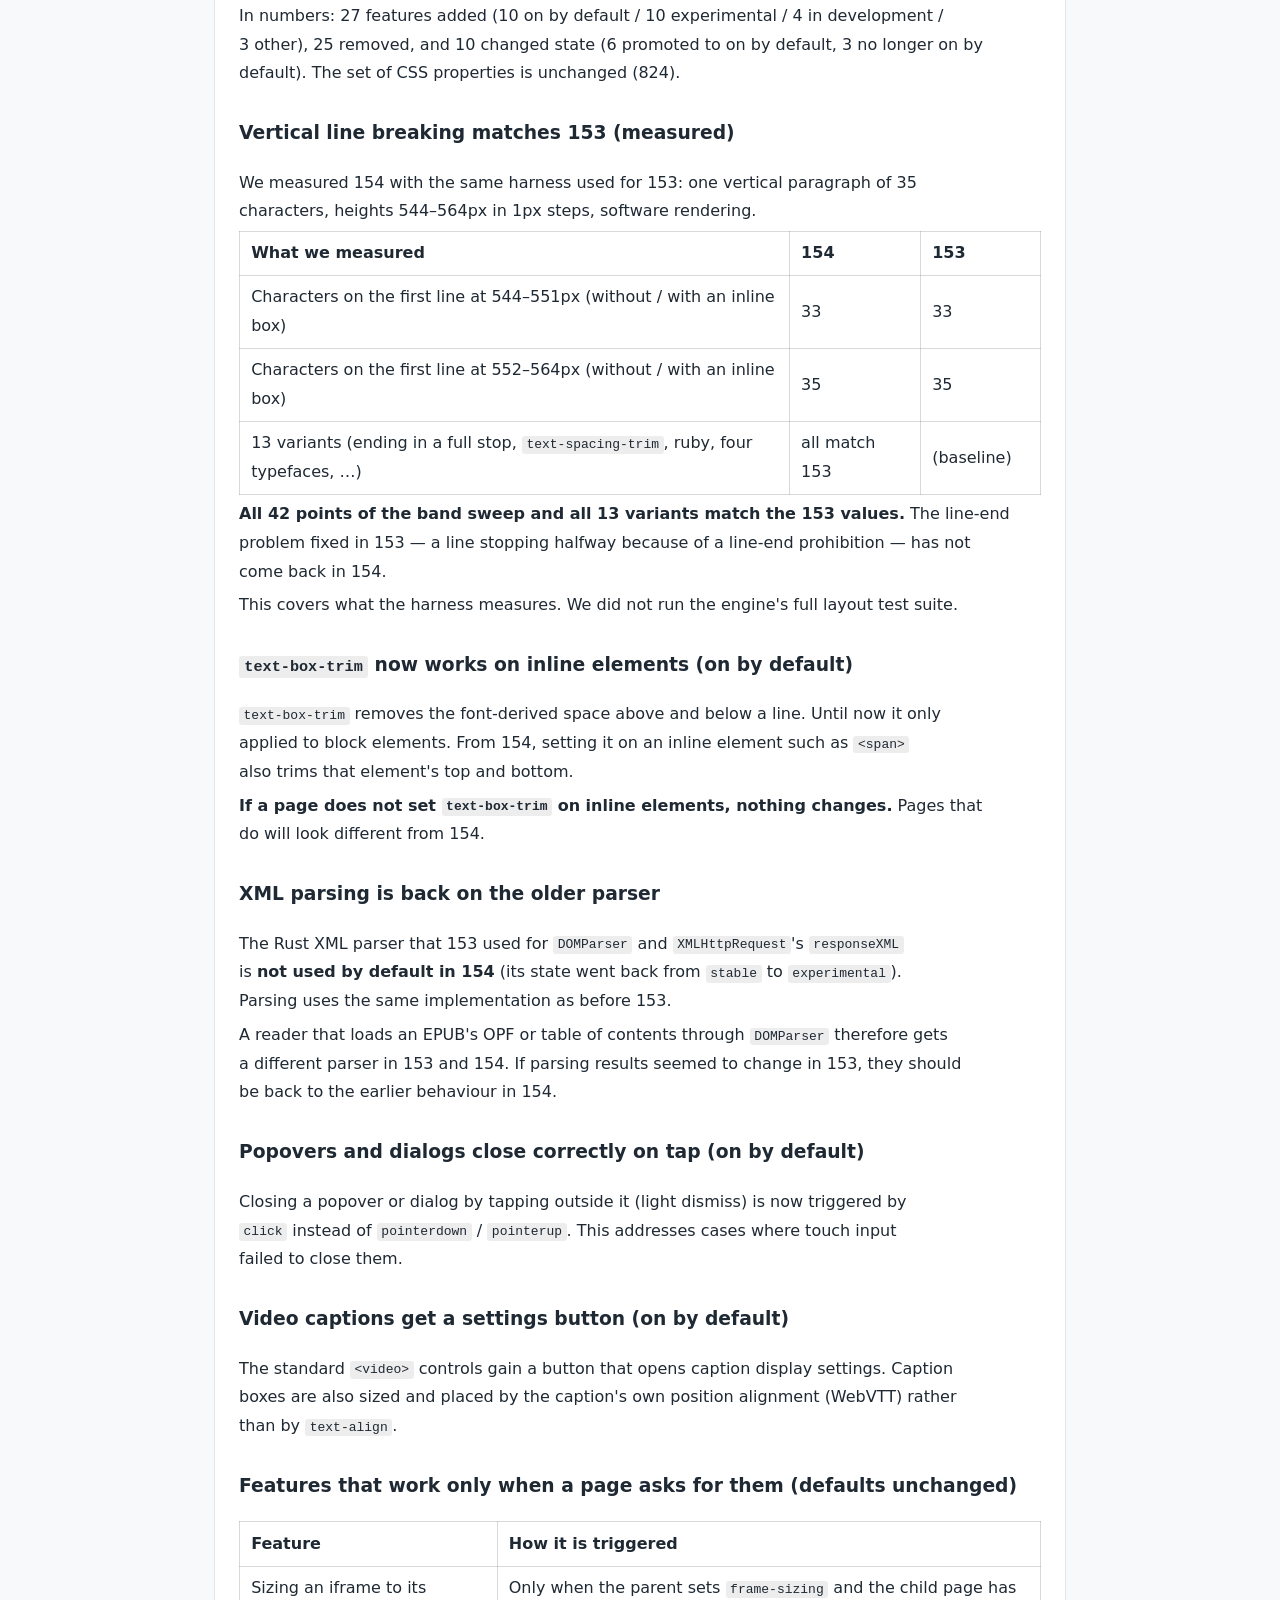
<file: docs/chromium-feature-history-en.html>
<!DOCTYPE html>
<html lang="en">
<head>
  <meta charset="utf-8" />
  <meta name="generator" content="pandoc" />
  <meta name="viewport" content="width=device-width, initial-scale=1.0, user-scalable=yes" />
  <title>Chromium 147 → 154 — What BlinkGTK Gained — BlinkGTK</title>
  <style>
    code{white-space: pre-wrap;}
    span.smallcaps{font-variant: small-caps;}
    div.columns{display: flex; gap: min(4vw, 1.5em);}
    div.column{flex: auto; overflow-x: auto;}
    div.hanging-indent{margin-left: 1.5em; text-indent: -1.5em;}
    /* The extra [class] is a hack that increases specificity enough to
       override a similar rule in reveal.js */
    ul.task-list[class]{list-style: none;}
    ul.task-list li input[type="checkbox"] {
      font-size: inherit;
      width: 0.8em;
      margin: 0 0.8em 0.2em -1.6em;
      vertical-align: middle;
    }
    .display.math{display: block; text-align: center; margin: 0.5rem auto;}
  </style>
  <link rel="stylesheet" href="docs.css" />
<meta name="description" content="BlinkGTK embeds Chromium&#x27;s rendering engine, Blink, as-is. When Chromium gains a new web capability, moving BlinkGTK to a newer base gives you that capability d">
<link rel="canonical" href="https://blinkgtk.org/docs/chromium-feature-history-en.html">
<meta property="og:type" content="article">
<meta property="og:title" content="Chromium 147 → 154 — What BlinkGTK Gained — BlinkGTK">
<meta property="og:description" content="BlinkGTK embeds Chromium&#x27;s rendering engine, Blink, as-is. When Chromium gains a new web capability, moving BlinkGTK to a newer base gives you that capability d">
<meta property="og:url" content="https://blinkgtk.org/docs/chromium-feature-history-en.html">
<meta property="og:site_name" content="BlinkGTK">
<meta property="og:image" content="https://blinkgtk.org/assets/gallery/g1-kusamakura-ch2-v4.png">
<meta name="twitter:card" content="summary_large_image">
<script src="/privacy-consent.js" defer></script>
<link rel="alternate" hreflang="ja" href="https://blinkgtk.org/docs/chromium-feature-history-ja.html">
<link rel="alternate" hreflang="en" href="https://blinkgtk.org/docs/chromium-feature-history-en.html">
<link rel="alternate" hreflang="x-default" href="https://blinkgtk.org/docs/chromium-feature-history-en.html">
</head>
<body>
<div class="wrap"><div class="navbar">
  <a href="index.html">Documentation</a> ·
  <a href="../index.html">BlinkGTK</a> ·
  <span class="langsw"><a href="chromium-feature-history-ja.html" hreflang="ja" lang="ja">日本語</a> / <strong>English</strong></span>
</div><div class="card doc">
<h1 id="chromium-147--154--what-blinkgtk-gained">Chromium 147 → 154 —
What BlinkGTK Gained</h1>
<p>Version: 1.2.7-build5 / Language: English | <a
href="chromium-feature-history-ja.html">日本語</a></p>
<p>BlinkGTK embeds Chromium's rendering engine, Blink, as-is. When
Chromium gains a new<br />
web capability, <strong>moving BlinkGTK to a newer base gives you that
capability directly</strong>.<br />
This document walks through what changed across Chromium 147, 148, 149,
150, 151, 152, 153 and 154 —<br />
the versions BlinkGTK has been built on — from the side of what you can
actually do.</p>
<p>It is not a digest of specifications. We diffed the engine source
trees themselves,<br />
version against version, and selected what matters to you. The exact
method is at the end.</p>
<hr />
<h2 id="how-to-read-this--landed-is-not-usable">How to read this —
"landed" is not "usable"</h2>
<p>Web features do not reach every user the moment they are written. In
Blink, each feature<br />
carries a <strong>runtime flag</strong>, and its state decides whether
the feature is on by default.<br />
This document distinguishes three states. Mixing them up produces the
worst kind of<br />
documentation bug — "it's written here but it doesn't work" — so let us
be explicit.</p>
<table>
<thead>
<tr>
<th>Label</th>
<th>Flag state</th>
<th>Meaning</th>
</tr>
</thead>
<tbody>
<tr>
<td><strong>On by default</strong></td>
<td><code>stable</code></td>
<td>Works with no action. Available in BlinkGTK as-is</td>
</tr>
<tr>
<td><strong>Experimental</strong></td>
<td><code>experimental</code></td>
<td>Off by default; enable explicitly with a launch flag</td>
</tr>
<tr>
<td><strong>In development</strong></td>
<td><code>test</code></td>
<td>Test runs only. <strong>The property may parse, but rendering is
unaffected</strong></td>
</tr>
</tbody>
</table>
<p>The third one is the trap. <code>hanging-punctuation</code> — hanging
punctuation at line edges,<br />
long awaited in Japanese typography — <strong>landed as a CSS property
in 149</strong>. It parses,<br />
and <code>getComputedStyle()</code> returns a value. But its
implementation flag is still <code>test</code><br />
as of 151, so <strong>it does not affect line layout</strong>. "The
property exists" and<br />
"the typesetting changes" are two different events.</p>
<p>Measured, this mismatch shows up in a way that <strong>lies to
feature detection</strong><br />
(BlinkGTK v1.2.0 / Chromium 151):</p>
<pre><code>without the flag                                   -&gt; CSS.supports(...) = false
with --enable-blink-features=CSSHangingPunctuation -&gt; CSS.supports(...) = true
                                                      getComputedStyle = &quot;allow-end&quot;</code></pre>
<p><strong><code>CSS.supports()</code> returns true, yet line layout
does not change by a single pixel.</strong><br />
With a container exactly eight characters wide holding "eight characters
+ a full stop",<br />
hanging would keep it on one line — but both <code>none</code> and
<code>allow-end</code> produce <strong>two lines</strong>.</p>
<p>So <code>CSS.supports('hanging-punctuation', ...)</code> is not a
usable feature check here.<br />
Design your pages as if the feature does not exist yet.</p>
<hr />
<h2 id="the-shape-of-it">The shape of it</h2>
<p>Across eight versions, the engine's feature flags went from 1,103 to
1,222. They peaked at 1,240 in 152; 153 brought the number down by
clearing out switches for behaviour that had settled.</p>
<table>
<thead>
<tr>
<th>Chromium</th>
<th>Feature flags</th>
<th>Newly on by default</th>
<th>Added</th>
<th>Removed</th>
<th>CSS properties</th>
<th>BlinkGTK</th>
</tr>
</thead>
<tbody>
<tr>
<td>147</td>
<td>1,103</td>
<td>—</td>
<td>—</td>
<td>—</td>
<td>800</td>
<td>v1.0.6 – v1.0.10-build16</td>
</tr>
<tr>
<td>148</td>
<td>1,116</td>
<td>34</td>
<td>47</td>
<td>34</td>
<td>800</td>
<td>v1.0.11-dev</td>
</tr>
<tr>
<td>149</td>
<td>1,140</td>
<td>39</td>
<td>52</td>
<td>28</td>
<td>803</td>
<td>(tracked only)</td>
</tr>
<tr>
<td>150</td>
<td>1,172</td>
<td>48</td>
<td>51</td>
<td>19</td>
<td>820</td>
<td>v1.1.0-build1 – build6</td>
</tr>
<tr>
<td>151</td>
<td>1,214</td>
<td>44</td>
<td>64</td>
<td>22</td>
<td>822</td>
<td>v1.2.0-build1 – build9</td>
</tr>
<tr>
<td>152</td>
<td>1,240</td>
<td>41</td>
<td>56</td>
<td>29</td>
<td>820</td>
<td>v1.2.1-build1 – build3</td>
</tr>
<tr>
<td>153</td>
<td>1,220</td>
<td>28</td>
<td>39</td>
<td>59</td>
<td>824</td>
<td>v1.2.2-build1 – build6</td>
</tr>
<tr>
<td>154</td>
<td>1,222</td>
<td>16</td>
<td>27</td>
<td>25</td>
<td>824</td>
<td>v1.2.3-build1 –</td>
</tr>
</tbody>
</table>
<p>Each version turns on 16–48 features by default and removes 19–59.
The 59 removals in 153 stand out; 48 of them were <strong>switches for
behaviour that was already on by default</strong>.
<strong>Removals</strong> are easy<br />
to overlook, yet they are the more likely reason an upgrade breaks
something. That is why<br />
every section below ends with migration notes.</p>
<hr />
<h2 id="147--148--underlines-and-container-queries-settle-down">147 →
148 — Underlines and container queries settle down</h2>
<p><strong>In one line</strong>: fewer headline features, more CSS
details brought into agreement.</p>
<h3 id="text">Text</h3>
<p><strong>Underlines now skip descenders</strong> (wider application of
<code>text-decoration-skip-ink</code>).<br />
When an underline crosses the tail of a <code>g</code> or <code>p</code>
— or a Japanese <code>ぎ</code> — legibility<br />
drops visibly. This was experimental in 147 and became the default in
148.</p>
<p>Variable-font <code>avar2</code> support also landed: the newer table
format for varying weight and<br />
width continuously within a single font file.</p>
<h3 id="css">CSS</h3>
<ul>
<li>The <code>at-rule()</code> function is usable inside
<code>@supports</code>, so you can branch on<br />
"does this browser understand this at-rule" from CSS alone</li>
<li>The <code>revert</code> keyword now works in <code>@rule</code>
contexts</li>
<li>Container queries accept a container-name-only form</li>
</ul>
<h3 id="elsewhere">Elsewhere</h3>
<ul>
<li>Lazy loading (<code>loading="lazy"</code>) for
<code>&lt;video&gt;</code> and <code>&lt;audio&gt;</code> is on by
default</li>
<li>SharedWorker is enabled by default, with extended lifetime
handling</li>
<li>Non-breaking spaces are normalised on paste and drag, which reduces
invisible<br />
whitespace creeping in from other applications</li>
</ul>
<h3 id="migration-notes">Migration notes</h3>
<p>Remnants of the <code>&lt;command&gt;</code> element were removed.
Most applications are unaffected,<br />
but check if you carry old code forward.</p>
<hr />
<h2 id="148--149--column-rules-and-a-vessel-for-hanging-punctuation">148
→ 149 — Column rules, and a vessel for hanging punctuation</h2>
<p><strong>In one line</strong>: multi-column layout gained
expressiveness, and Japanese typography<br />
gained one container.</p>
<h3 id="for-japanese-typography">For Japanese typography</h3>
<p><strong><code>hanging-punctuation</code> landed as a CSS
property</strong> — hanging punctuation and brackets<br />
outside the text block at line start or end (<code>none</code> /
<code>first</code> / <code>last</code> / <code>allow-end</code>).<br />
It maps directly onto what JIS X 4051 and JLReq require. Values parse,
and<br />
<code>getComputedStyle()</code> reports them.</p>
<p>But as noted above, <strong>the implementation flag is still
<code>test</code> as of 151</strong>. You can write<br />
it; it does not yet take effect. This is one to watch upstream, and
BlinkGTK is<br />
tracking it.</p>
<p><strong>Caret movement across lines containing ruby was
fixed.</strong> Pressing up/down in ruby-annotated<br />
body text no longer behaves differently depending on whether ruby is
present. Editors<br />
benefit directly.</p>
<p><code>text-decoration-skip-spaces</code> was added, controlling
whether underlines skip inter-word spaces.</p>
<h3 id="column-rules">Column rules</h3>
<p>Rules drawn between columns and rows (<code>column-rule</code> /
<code>row-rule</code>) were substantially<br />
extended. Where a rule stops, and how it behaves at junctions, is now
expressible through<br />
the <code>*-inset-cap</code> and <code>*-inset-junction</code> families.
Rules running past the end of a column<br />
can be solved in CSS alone.</p>
<p>Note that in 148 these were named <code>column-rule-edge-inset</code>
and <code>column-rule-interior-inset</code>;<br />
149 <strong>renamed</strong> them to <code>-inset-cap</code> and
<code>-inset-junction</code> as the specification settled.</p>
<h3 id="elsewhere-1">Elsewhere</h3>
<ul>
<li><code>shape-outside</code> accepts <code>path()</code>,
<code>shape()</code>, <code>rect()</code> and <code>xywh()</code>, so
text can wrap<br />
around arbitrary shapes</li>
<li>A <code>CSSPseudoElement</code> interface for handling
pseudo-elements as JavaScript objects</li>
<li><code>position: sticky</code> tracks overflow per axis</li>
<li>Layer merging reduces paint cost on pages with many fixed or sticky
elements</li>
<li>Default table border colour is now <code>currentColor</code></li>
</ul>
<h3 id="migration-notes-1">Migration notes</h3>
<p>The column-rule renames above mean stylesheets written with the
pre-149 names<br />
<strong>stop working</strong>. Rewrite them if you use them.</p>
<hr />
<h2 id="149--150--tools-for-tightening-the-text-block">149 → 150 — Tools
for tightening the text block</h2>
<p><strong>In one line</strong>: the richest of these five versions, and
the foundation of BlinkGTK v1.1.0.</p>
<h3 id="for-japanese-typography-1">For Japanese typography</h3>
<p><strong><code>text-box-trim</code> now works inside nested
lists.</strong> This trims the font-derived space<br />
(half-leading) above and below a line so the text block is built from
the intended glyph<br />
height. In Japanese layout you need this to bring the gap between a
heading and body text<br />
down to the designed value.</p>
<p><strong>Full-width space handling was fixed.</strong> Reusing the
offset mapping between text and<br />
layout no longer breaks on full-width spaces, so selection ranges and
break positions stay<br />
correct in text that mixes them in.</p>
<p><strong>Grapheme cluster bounds checking</strong> landed, making it
harder to split emoji ligatures<br />
and combining sequences when moving the caret or deleting.</p>
<p><code>text-transform</code> now applies to <code>::first-line</code>,
and line-breaker abort handling improved.</p>
<h3 id="css-1">CSS</h3>
<ul>
<li><strong>Corners were extended wholesale</strong>: 18 properties
rooted at <code>corner</code>, including<br />
logical directions such as <code>corner-block-start</code></li>
<li><code>text-fit</code> — automatically size text to fit a given
box</li>
<li>The <code>image()</code> function, and image support in
<code>light-dark()</code> for light/dark variants</li>
<li><code>background-clip: border-area</code></li>
<li>Comma-separated container queries</li>
<li><code>balance</code> for even line distribution under
<code>flex-wrap</code></li>
<li><code>scroll-axis-lock</code></li>
</ul>
<h3 id="elsewhere-2">Elsewhere</h3>
<ul>
<li><code>focusgroup</code> — declare arrow-key focus movement as a
group</li>
<li>Programmatic scrolling returns a Promise, so "measure after the
scroll finishes"<br />
becomes straightforward</li>
<li>SVG text decoration is stylable from CSS</li>
<li>WebGPU gained immediates</li>
</ul>
<h3 id="migration-notes-2">Migration notes</h3>
<ul>
<li>The <code>corners</code> property was <strong>renamed</strong> to
<code>corner</code></li>
<li>Popover <code>hint</code> behaviour changed</li>
</ul>
<hr />
<h2 id="150--151--ruby-and-emphasis-marks-come-into-their-own">150 → 151
— Ruby and emphasis marks come into their own</h2>
<p><strong>In one line</strong>: for Japanese typography, the most
direct gain in these five versions.</p>
<h3 id="for-japanese-typography-2">For Japanese typography</h3>
<p><strong>Ruby overhang (<code>ruby-overhang</code>) is on by
default.</strong> Experimental since 147, it finally<br />
becomes the default in 151. It controls how far ruby text may extend
over neighbouring<br />
base characters when the annotation is longer than what it annotates. A
<code>none</code> value<br />
arrived alongside it. This is the engine meeting JLReq head-on on how
ruby may be placed.</p>
<p><strong>Emphasis marks (boten) are now processed through the ruby
path.</strong> This sounds like an<br />
internal detail, but <strong>the typeset result changes</strong>.
Previously, adding emphasis marks<br />
grew the line box itself; in 151 the line box stays at
<code>line-height</code> and the outer<br />
container grows instead.</p>
<p>We measured the effect on a 151 build: vertical writing mode,
<code>font-size: 16px</code>,<br />
<code>text-emphasis-style: sesame</code>, reading the actual paragraph
pitch.</p>
<table>
<thead>
<tr>
<th>Leading available</th>
<th></th>
<th>Without marks</th>
<th>With marks</th>
<th>Delta</th>
</tr>
</thead>
<tbody>
<tr>
<td><strong>Yes</strong> (<code>line-height: 2.6</code> = 41.59px)</td>
<td>150</td>
<td>41.59</td>
<td>44.09</td>
<td>+2.50</td>
</tr>
<tr>
<td></td>
<td><strong>151</strong></td>
<td>41.59</td>
<td><strong>41.59</strong></td>
<td><strong>0</strong></td>
</tr>
<tr>
<td><strong>No</strong> (<code>line-height: 1.75</code> = 28px)</td>
<td>150</td>
<td>28.00</td>
<td>37.00</td>
<td>+9.00</td>
</tr>
<tr>
<td></td>
<td><strong>151</strong></td>
<td>28.00</td>
<td><strong>30.00</strong></td>
<td><strong>+2.00</strong></td>
</tr>
</tbody>
</table>
<p><strong>Given room in the leading, emphasis marks no longer grow the
line pitch.</strong> Without<br />
room, the growth shrinks from +9.00 in 150 to +2.00. In Japanese
vertical documents that<br />
use emphasis marks heavily, <strong>the line count of the text block can
change, and total page<br />
count can drop</strong>. That is why we suggest verifying existing
layouts — the change is for<br />
the better, but it is still a change.</p>
<p><strong><code>text-autospace</code> now ignores ruby
annotations</strong>, so automatic spacing between Latin and<br />
Japanese is no longer perturbed by ruby text.</p>
<p><strong>Line breaking is allowed after a space preceding an open
tag</strong>, which reduces breaks<br />
landing in unintended places in markup such as
<code>日本語 &lt;span&gt;語&lt;/span&gt;</code>.</p>
<p>Experimentally, <code>AnnotationSpaceOnStart</code> (space on the
start side of an annotation)<br />
landed. It is off by default, but worth watching as it concerns spacing
around ruby and<br />
emphasis marks.</p>
<h3 id="editing-and-selection">Editing and selection</h3>
<ul>
<li>Moving paragraphs preserves inline structure</li>
<li>Selection no longer jumps unexpectedly</li>
<li>Tab alignment with floats fixed</li>
<li>Empty-placeholder line breaking in <code>&lt;textarea&gt;</code>
fixed</li>
</ul>
<h3 id="elsewhere-3">Elsewhere</h3>
<ul>
<li>Wheel events carry momentum information, so applications can
distinguish<br />
trackpad inertial scrolling</li>
<li>Soft navigation heuristics (measurable SPA transitions)</li>
<li><code>TextStream</code> method, <code>UserMediaElement</code></li>
<li>SVG <code>feImage</code> honours EXIF orientation</li>
</ul>
<h3 id="migration-notes--things-may-break-here">Migration notes — things
may break here</h3>
<table>
<thead>
<tr>
<th>Change</th>
<th>Impact</th>
</tr>
</thead>
<tbody>
<tr>
<td><strong>Emphasis marks via ruby path</strong></td>
<td>Line height and total line count may change in documents using
them</td>
</tr>
<tr>
<td><code>readyState</code> of
<code>document.implementation.createHTMLDocument()</code></td>
<td>The state right after creation now follows the specification</td>
</tr>
<tr>
<td>Nested popover <code>hint</code></td>
<td>Showing one nested now throws</td>
</tr>
<tr>
<td><code>getComputedStyle</code> outside the flat tree</td>
<td>Off by default</td>
</tr>
<tr>
<td>Sub Apps API</td>
<td>Removed</td>
</tr>
</tbody>
</table>
<hr />
<h2 id="151--152--ruby-placement-is-rebuilt">151 → 152 — Ruby placement
is rebuilt</h2>
<p><strong>In one line</strong>: the annotation space we flagged in 151
as "worth watching" is on<br />
by default in 152, and the ruby placement computation itself has been
rebuilt.</p>
<h3 id="what-this-gave-japanese-typography">What this gave Japanese
typography</h3>
<p><strong>Start-side annotation space
(<code>AnnotationSpaceOnStart</code>) is now on by
default.</strong><br />
It was experimental in 151. When a block has no border on its start
side, a ruby<br />
annotation may now overflow into that margin — a way of placing ruby
without<br />
inflating the line height.</p>
<p>There is a case where it <strong>does not apply</strong>. The
implementation excludes balanced<br />
columns. <strong>Do not rely on this path in multi-column vertical
writing.</strong> The test<br />
upstream added is horizontal (no <code>writing-mode</code>) and does not
exercise page or<br />
column fragmentation.</p>
<p><strong>Ruby placement is now computed as a tree
(<code>TreeRubyPlacement</code>).</strong> Instead of<br />
laying annotation lines out flat, the engine builds a tree with
parent/child<br />
relationships and positions each line relative to the base. Annotations
on both<br />
sides, and nested ruby, now go through this path.</p>
<p><strong>Tab stops inside a ruby base follow the specification
(<code>TabSizeInRubyBase</code>).</strong><br />
CSS Text 3 defines tab stops as multiples measured from the content edge
of the<br />
nearest block container ancestor; 152 matches that definition.</p>
<p><strong>Not measured</strong>: for all three of the above we have
confirmed that the flag and<br />
the code exist. <strong>We have not measured how the typeset result
changes.</strong> There is<br />
no measured table for 152 like the emphasis-mark one for 150 → 151.
<strong>Check on<br />
your own pages before relying on it.</strong></p>
<h3 id="css-2">CSS</h3>
<p>Only two new properties, neither related to Japanese typography<br />
(<code>row-rule-visibility-items</code>, <code>window-drag</code>).</p>
<p>Some features moved from experimental to on-by-default:</p>
<table>
<thead>
<tr>
<th>Feature</th>
<th>151</th>
<th>152</th>
</tr>
</thead>
<tbody>
<tr>
<td><code>CSSAlphaColorFunction</code></td>
<td>experimental</td>
<td><strong>default</strong></td>
</tr>
<tr>
<td><code>CSSPseudoElementBackdrop</code> (<code>::backdrop</code>)</td>
<td>experimental</td>
<td><strong>default</strong></td>
</tr>
<tr>
<td><code>CSSPseudoElementViewTransitions</code></td>
<td>test</td>
<td><strong>default</strong></td>
</tr>
<tr>
<td><code>CompositeClipPathAnimation</code></td>
<td>experimental</td>
<td><strong>default</strong></td>
</tr>
</tbody>
</table>
<h3 id="also-on-by-default">Also on by default</h3>
<p>Shadow DOM (<code>ShadowRootReferenceTarget</code>,
<code>ShadowRootSlotAssignment</code>), storage<br />
access (<code>RequestStorageAccessFor</code>), the Range API
(<code>OpaqueRange</code>,<br />
<code>LegacyAbstractRange</code>, <code>RangeBoundaryFastPath</code>),
audio selection in screen capture<br />
(<code>GetDisplayMediaAudioSelection</code>), the streaming sanitizer,
and others — <strong>43 in<br />
total</strong> became default in 152.</p>
<h3 id="migration-note--flags-that-disappeared">Migration note — flags
that disappeared</h3>
<p><strong>29 flags were removed</strong> in 152. <strong>25 of them
were already default in 151</strong>,<br />
which means the behaviour became permanent and <strong>the switch is
gone</strong>.</p>
<p><strong>If you were using one as an escape hatch, it no longer
works.</strong> Notable ones:</p>
<table>
<thead>
<tr>
<th>Removed flag</th>
<th>State in 151</th>
</tr>
</thead>
<tbody>
<tr>
<td><code>MulticolColumnWrapping</code></td>
<td>default</td>
</tr>
<tr>
<td><code>OffMainThreadCSSPaint</code></td>
<td>default</td>
</tr>
<tr>
<td><code>PageRevealEvent</code></td>
<td>default</td>
</tr>
<tr>
<td><code>PaintTimingMixin</code></td>
<td>default</td>
</tr>
<tr>
<td><code>SystemFallbackEmojiVSSupport</code></td>
<td>default</td>
</tr>
</tbody>
</table>
<p>The remaining four were not default
(<code>AudioContextPlayoutStats</code>,<br />
<code>AutocorrectByDefault</code>,
<code>HTMLImageElementActualNaturalSize</code>,<br />
<code>WebAuthenticationImmediateGet</code>), and
<code>ConnectionAllowlist</code> was replaced by<br />
<code>ConnectionAllowlistEmbeddedEnforcement</code>.</p>
<h2 id="152--153--upstream-reaches-the-end-of-the-vertical-line">152 →
153 — Upstream reaches the end of the vertical line</h2>
<p><strong>The headline of this release is the fix for vertical lines
that only filled part way.</strong><br />
We reported it upstream (<a
href="https://issues.chromium.org/issues/542686223">crbug
542686223</a>)<br />
and Chromium fixed it.</p>
<p>The size of the diff: 39 additions (18 on by default, 14
experimental, 3 in development,<br />
4 other), 59 removals, and 19 status changes, of which 10 were promoted
to on by default.<br />
CSS properties: 5 added, 1 removed.</p>
<h3
id="vertical-lines-now-fill-even-when-a-closing-bracket-falls-at-the-end-on-by-default">Vertical
lines now fill even when a closing bracket falls at the end (on by
default)</h3>
<p>In a vertical paragraph, a closing bracket at the end of a line could
<strong>wrap the line at<br />
roughly half its length</strong>. A line with room for 35 characters
held only 17, and with<br />
<code>text-align: justify</code> the remainder was stretched, so the
<strong>inter-character advance<br />
doubled (16px to 33.5px)</strong>. To a reader, that one line looks
stretched out.</p>
<p>Chromium 153 introduces a feature named
<code>LineBreakerHanKerningEnd</code>, and it is<br />
<strong>on by default from the start</strong>. The name does not appear
even once in the 152 tree.</p>
<p>Measured (one vertical paragraph of 35 characters, heights 544-564px
in 1px steps,<br />
software rendering):</p>
<table>
<thead>
<tr>
<th>Flag</th>
<th>Characters on the first line (552-559px)</th>
</tr>
</thead>
<tbody>
<tr>
<td>Default (nothing specified)</td>
<td><strong>35</strong></td>
</tr>
<tr>
<td>Explicitly enabled</td>
<td>35 (same as default)</td>
</tr>
<tr>
<td>Explicitly disabled</td>
<td>17</td>
</tr>
</tbody>
</table>
<p><strong>Disabling it explicitly brings back 17 characters.</strong>
That is our evidence the feature<br />
is what does the work. A control run with a non-existent flag name
stayed at 35, which<br />
shows the switch itself does not affect the result.</p>
<p><strong>It does not happen in horizontal writing.</strong> It was
specific to vertical writing, but<br />
within vertical writing it was insensitive to conditions: changing the
typeface<br />
(serif, sans-serif, Noto Serif CJK JP, Noto Sans CJK JP), adding ruby,
or using<br />
<code>line-height: normal</code> all reproduced it. Of 13
configurations, 8 exhibited it, and all<br />
are resolved in 153.</p>
<h3 id="hanging-punctuation-is-still-not-usable-in-this-release">Hanging
punctuation is still not usable in this release</h3>
<p><code>hanging-punctuation</code>, which hangs a period or comma past
the end of a line, has had a<br />
CSS property since 149, but its implementation flag has stayed at
<code>test</code> through<br />
<strong>149, 150, 151, 152 and 153 - five releases</strong>.
<code>CSS.supports()</code> returns true while line<br />
layout does not change. Using it for feature detection will mislead you.
See<br />
"How to read this document" at the top.</p>
<p>Ruby overhang (<code>CSSRubyOverhang</code>) and emphasis marks
routed through ruby<br />
(<code>TextEmphasisAsRuby</code>) remain on by default as they have been
since 151. Nothing<br />
changed for them in this release.</p>
<h3
id="autocorrection-now-follows-what-the-html-says-on-by-default">Autocorrection
now follows what the HTML says (on by default)</h3>
<p>The HTML <code>autocorrect</code> attribute is now reflected to the
platform input method.<br />
Autocorrection is <strong>on by default</strong> and is <strong>forced
off</strong> for URL, email and password<br />
inputs (and for controls belonging to a form owner with
<code>autocorrect=off</code>). The<br />
specification is in the<br />
<a
href="https://html.spec.whatwg.org/multipage/interaction.html#autocorrection">HTML
Standard</a>.</p>
<p>This does not change Japanese input itself. Read it as: for forms
with fields where<br />
autocorrection gets in the way, such as names and addresses,
<code>autocorrect=off</code> now takes<br />
effect.</p>
<h3
id="camera-and-microphone-permission-can-sit-inside-the-page-on-by-default">Camera
and microphone permission can sit inside the page (on by default)</h3>
<p>Two HTML elements were added: <code>&lt;camera&gt;</code> and
<code>&lt;microphone&gt;</code>. Controls that request<br />
permission to use the camera or microphone can now be <strong>embedded
directly in the page</strong><br />
rather than appearing only as a browser dialog.</p>
<h3 id="xml-parsing-moved-to-a-rust-implementation-on-by-default">XML
parsing moved to a Rust implementation (on by default)</h3>
<p>Parsing XML through the JavaScript <code>DOMParser</code>, and
<code>responseXML</code> on <code>XMLHttpRequest</code>,<br />
now use an XML parser written in Rust. The switch is limited to paths
where XSLT<br />
processing is known not to be required. For work that handles a lot of
XML, such as<br />
EPUB, this bears on the robustness of parsing.</p>
<h3 id="css-properties-added">CSS properties added</h3>
<table>
<thead>
<tr>
<th>Property</th>
<th>State</th>
<th>Note</th>
</tr>
</thead>
<tbody>
<tr>
<td><code>text-decoration-inset</code></td>
<td>Experimental</td>
<td>Insets the position of decorations such as underlines</td>
</tr>
<tr>
<td><code>overscroll-container-type</code></td>
<td>Experimental</td>
<td>Handling of scrolling past the edge</td>
</tr>
<tr>
<td><code>max-content-sizing</code></td>
<td><strong>In development</strong></td>
<td>The property parses, but <strong>it does not reach
rendering</strong></td>
</tr>
</tbody>
</table>
<p>The two names beginning with <code>-internal-</code> are for browser
internals and are not usable<br />
from a page. <code>-internal-overscroll-area</code> was removed and
replaced by<br />
<code>-internal-overscroll-container</code>.</p>
<h3 id="about-the-59-removals">About the 59 removals</h3>
<p>Most of the 59 removals (48 of them) are <strong>switches for
behaviour that was already on by<br />
default</strong>. They read as clean-up of switches that were no longer
needed once the<br />
behaviour had settled. No functionality was lost.</p>
<p>The way this diff was taken, and how items were selected for
inclusion, is described in<br />
"Sources, and how this diff was taken" at the end. Guessing meaning from
a feature name<br />
introduces errors, so <strong>items whose implementation we could not
confirm are not listed<br />
here</strong>. Of the 10 features promoted to on by default, 3 are
covered above; the rest were<br />
either unconfirmed or do not affect what a page displays.</p>
<hr />
<h2
id="154--155--a-fix-for-lines-after-ruby-shifting-up-and-margin-trim">154
→ 155 — A fix for lines after ruby shifting up, and
<code>margin-trim</code></h2>
<p><strong>For Japanese typesetting, two upstream changes to the ruby
annotation space (the room ruby needs<br />
outside the line) arrived.</strong> One works by default (the fix for
lines after ruby shifting up); the<br />
other, inside multi-column containers, is only behind an experimental
flag.</p>
<p>Scale of the change: 25 Blink features became enabled by default (6
promoted from experimental and<br />
similar, 19 newly added already enabled), 24 were removed (20 of them
flags that were already enabled and<br />
became permanent), 1 was taken out of the defaults, and 18 were newly
added as experimental or similar.<br />
No user-writable CSS property was added or removed (3 internal ones were
added).</p>
<h3 id="lines-after-ruby-no-longer-shift-up-upstream-fix">Lines after
ruby no longer shift up (upstream fix)</h3>
<p>When negative margins on the element, a preceding sibling or a child
(for example from a<br />
pseudo-element) collapsed to a negative value, the ruby annotation space
could become negative, and<br />
following lines without ruby then shifted up. The annotation space<br />
is now never smaller than the padding (upstream commit
46d20dbfa5c05).</p>
<h3
id="ruby-annotation-space-inside-multi-column-containers--only-behind-an-experimental-flag-no-change-by-default">Ruby
annotation space inside multi-column containers — only behind an
experimental flag (no change by default)</h3>
<p>A change that makes children of balanced multi-column containers
(<code>column-fill: balance</code>) pass the<br />
block-end ruby annotation space to the next block was added (upstream
commit 4226ea59b9645). The<br />
change is <strong>only behind the experimental flag
<code>AnnotationSpaceForMultiCol</code></strong>, which is off by
default<br />
in 155. BlinkGTK does not turn this flag on, so the default layout does
not change.</p>
<h3
id="the-line-height-of-first-line-is-computed-as-before-the-firstlinetextmetrics-flag">The
line height of <code>::first-line</code> is computed as before the
<code>FirstLineTextMetrics</code> flag</h3>
<p>The calculation behind this flag, enabled by default up to 154, was
turned off; the line height is<br />
computed as in old Blink and WebKit. The CSS specification was<br />
revised to match old Blink and WebKit, so this is not a regression
(upstream commit d726ab7f7fc2d).</p>
<h3
id="margin-trim-and-text-decoration-skip-spaces-are-available-enabled-by-default"><code>margin-trim</code>
and <code>text-decoration-skip-spaces</code> are available (enabled by
default)</h3>
<ul>
<li><code>margin-trim</code>: trims the margins of children that touch
the edges of the container</li>
<li><code>text-decoration-skip-spaces</code>: decorations such as
underlines are not drawn over spaces at the start and end of lines.
<strong>Because the default value is <code>start end</code>, in 155
decorations are no longer drawn over spaces at the start and end of a
line (including full-width spaces) even without specifying it</strong>
(based on reading the code; the rendering has not been measured;
<code>none</code> restores the previous rendering)</li>
</ul>
<h3 id="features-from-151-became-permanent-no-behavior-change">Features
from 151 became permanent (no behavior change)</h3>
<p>Placing emphasis marks with the same mechanism as ruby, and the fix
for moving the caret up and down<br />
in lines with ruby, were enabled by default since 151. In 155 their
flags were removed and they became<br />
permanent. The removal of flags such as <code>text-indent</code> and
tab-size calculations is likewise the<br />
permanent form of what was already enabled in 154.</p>
<h3 id="not-measured">Not measured</h3>
<p>The vertical line-breaking measurement from the 154 chapter (42
points at heights 544-564px and 13<br />
variants) was repeated on the released 1.2.4-build2, with results
identical to 154 (1.2.3-build4)<br />
(2026-10-11). The other items are based on the upstream commits and
source, not on measurement.</p>
<h2
id="153--154--vertical-line-breaking-holds-xml-parsing-goes-back-to-the-older-parser">153
→ 154 — Vertical line breaking holds; XML parsing goes back to the older
parser</h2>
<p><strong>For Japanese typesetting, the main news is what did not
change.</strong> The line-end fix from<br />
153 carries over, and ruby, emphasis marks and hanging punctuation are
in the same state<br />
as in 153.</p>
<p>In numbers: 27 features added (10 on by default / 10 experimental / 4
in development /<br />
3 other), 25 removed, and 10 changed state (6 promoted to on by default,
3 no longer on by<br />
default). The set of CSS properties is unchanged (824).</p>
<h3 id="vertical-line-breaking-matches-153-measured">Vertical line
breaking matches 153 (measured)</h3>
<p>We measured 154 with the same harness used for 153: one vertical
paragraph of 35<br />
characters, heights 544–564px in 1px steps, software rendering.</p>
<table>
<thead>
<tr>
<th>What we measured</th>
<th>154</th>
<th>153</th>
</tr>
</thead>
<tbody>
<tr>
<td>Characters on the first line at 544–551px (without / with an inline
box)</td>
<td>33</td>
<td>33</td>
</tr>
<tr>
<td>Characters on the first line at 552–564px (without / with an inline
box)</td>
<td>35</td>
<td>35</td>
</tr>
<tr>
<td>13 variants (ending in a full stop, <code>text-spacing-trim</code>,
ruby, four typefaces, …)</td>
<td>all match 153</td>
<td>(baseline)</td>
</tr>
</tbody>
</table>
<p><strong>All 42 points of the band sweep and all 13 variants match the
153 values.</strong> The line-end<br />
problem fixed in 153 — a line stopping halfway because of a line-end
prohibition — has not<br />
come back in 154.</p>
<p>This covers what the harness measures. We did not run the engine's
full layout test suite.</p>
<h3
id="text-box-trim-now-works-on-inline-elements-on-by-default"><code>text-box-trim</code>
now works on inline elements (on by default)</h3>
<p><code>text-box-trim</code> removes the font-derived space above and
below a line. Until now it only<br />
applied to block elements. From 154, setting it on an inline element
such as <code>&lt;span&gt;</code><br />
also trims that element's top and bottom.</p>
<p><strong>If a page does not set <code>text-box-trim</code> on inline
elements, nothing changes.</strong> Pages that<br />
do will look different from 154.</p>
<h3 id="xml-parsing-is-back-on-the-older-parser">XML parsing is back on
the older parser</h3>
<p>The Rust XML parser that 153 used for <code>DOMParser</code> and
<code>XMLHttpRequest</code>'s <code>responseXML</code><br />
is <strong>not used by default in 154</strong> (its state went back from
<code>stable</code> to <code>experimental</code>).<br />
Parsing uses the same implementation as before 153.</p>
<p>A reader that loads an EPUB's OPF or table of contents through
<code>DOMParser</code> therefore gets<br />
a different parser in 153 and 154. If parsing results seemed to change
in 153, they should<br />
be back to the earlier behaviour in 154.</p>
<h3
id="popovers-and-dialogs-close-correctly-on-tap-on-by-default">Popovers
and dialogs close correctly on tap (on by default)</h3>
<p>Closing a popover or dialog by tapping outside it (light dismiss) is
now triggered by<br />
<code>click</code> instead of <code>pointerdown</code> /
<code>pointerup</code>. This addresses cases where touch input<br />
failed to close them.</p>
<h3 id="video-captions-get-a-settings-button-on-by-default">Video
captions get a settings button (on by default)</h3>
<p>The standard <code>&lt;video&gt;</code> controls gain a button that
opens caption display settings. Caption<br />
boxes are also sized and placed by the caption's own position alignment
(WebVTT) rather<br />
than by <code>text-align</code>.</p>
<h3
id="features-that-work-only-when-a-page-asks-for-them-defaults-unchanged">Features
that work only when a page asks for them (defaults unchanged)</h3>
<table>
<thead>
<tr>
<th>Feature</th>
<th>How it is triggered</th>
</tr>
</thead>
<tbody>
<tr>
<td>Sizing an iframe to its content</td>
<td>Only when the parent sets <code>frame-sizing</code> and the child
page has
<code>&lt;meta name="responsive-embedded-sizing"&gt;</code></td>
</tr>
<tr>
<td>Running scripts through <code>setHTMLUnsafe()</code></td>
<td>Only when <code>runScripts: true</code> is passed; otherwise scripts
still do not run</td>
</tr>
<tr>
<td>Treating scroll markers as tabs or links</td>
<td>Only when <code>scroll-marker-group</code> is followed by
<code>tabs</code> or <code>links</code> (e.g.
<code>scroll-marker-group: after tabs</code>)</td>
</tr>
</tbody>
</table>
<h3 id="hanging-punctuation-is-still-not-usable">Hanging punctuation is
still not usable</h3>
<p>The implementation flag for <code>hanging-punctuation</code> has been
<code>test</code> for <strong>six versions in a<br />
row, 149 through 154</strong>. <code>CSS.supports()</code> returns true,
but line layout does not change.</p>
<h3 id="about-the-25-removals">About the 25 removals</h3>
<p>21 of the 25 removals are <strong>switches for behaviour that was
already on by default</strong>.<br />
Column rules (<code>CSSGapDecoration</code>) is one of them: the 31
places that checked the switch in<br />
153 are gone in 154, and the feature is simply always on. No CSS
properties were removed,<br />
so nothing was lost.</p>
<p>Guessing meaning from a name introduces errors, so <strong>items
whose implementation we could<br />
not confirm are not listed here</strong>. Of the 6 features promoted to
on by default, 5 are<br />
covered above.</p>
<hr />
<h2
id="155--156--decorations-on-leading-and-trailing-spaces-return-and-vertical-hyphens-get-the-right-orientation">155
→ 156 — Decorations on leading and trailing spaces return, and vertical
hyphens get the right orientation</h2>
<p><strong>For Japanese typesetting,
<code>text-decoration-skip-spaces</code>, which became enabled by
default in 155, went back to<br />
experimental upstream.</strong> Underlines and other decorations are
drawn on leading and trailing spaces (including<br />
full-width spaces) again, as in 1.2.3 (154) and earlier.</p>
<p>Scale of the change: 38 Blink features became enabled by default (14
promoted from experimental and similar,<br />
24 newly added already enabled), 26 were removed (16 of them flags that
were already enabled and became permanent),<br />
2 were taken out of the defaults
(<code>CSSTextDecorationSkipSpaces</code> and one for date and time
input fields), and 14 were newly<br />
added as experimental or similar. One CSS property
(<code>link-parameters</code>) was added.</p>
<h3
id="text-decoration-skip-spaces-went-back-to-experimental"><code>text-decoration-skip-spaces</code>
went back to experimental</h3>
<p>In 155 the default value was <code>start end</code>, so decorations
were not drawn on leading and trailing spaces even<br />
without specifying it. In 156 the line is drawn on those spaces too, and
<code>text-decoration-skip-spaces</code> has no effect<br />
(based on reading the code; we did not measure the rendering).</p>
<h3
id="hyphen-orientation-in-vertical-text-hyphenverticalorientationfix">Hyphen
orientation in vertical text
(<code>HyphenVerticalOrientationFix</code>)</h3>
<p>In vertical text with <code>text-orientation: mixed</code>, Latin
characters given in <code>hyphenate-character</code> (for example
<code>"+="</code>)<br />
were drawn upright instead of sideways. From 156 they are drawn
sideways, like other Latin text (upstream commit 508e970d1e1c1).</p>
<h3
id="decoration-position-on-lines-with-text-box-trim-textboxtrimoninlineboxtextdecoration">Decoration
position on lines with <code>text-box-trim</code>
(<code>TextBoxTrimOnInlineBoxTextDecoration</code>)</h3>
<p>When <code>text-box-trim</code> trimmed the box, underlines and other
decorations were shifted by the trimmed amount. They are now<br />
positioned as if the box were not trimmed.</p>
<h3 id="other-features-now-on-by-default-highlights">Other features now
on by default (highlights)</h3>
<ul>
<li>The <code>random()</code> function
(<code>CSSRandomFunction</code>)</li>
<li>An element that clips in one direction (<code>overflow: clip</code>)
and scrolls in the other does not scroll in the clipped direction
(<code>SingleAxisScrollContainers</code>)</li>
<li>Value pairs for <code>scroll-snap-type</code>
(<code>CSSScrollSnapTypePair</code>)</li>
</ul>
<h3 id="not-measured-1">Not measured</h3>
<p>This chapter is based on the upstream commit descriptions and the
source; we did not run and measure anything<br />
(this chapter was added on 2026-11-04 together with the 157
chapter).</p>
<h2
id="156--157--underlines-no-longer-overlap-ruby-and-joined-emoji-stand-as-one-character-in-vertical-text">156
→ 157 — Underlines no longer overlap ruby, and joined emoji stand as one
character in vertical text</h2>
<p><strong>For Japanese vertical text, three visible changes are on by
default.</strong> An underline on ruby-annotated text no longer<br />
overlaps the ruby, emoji joined with ZWJ stand as a single character,
and <code>text-decoration-inset</code> works.<br />
The change that keeps the wave pattern continuous across element
boundaries applies to horizontal text only.</p>
<p>Scale of the change: 39 Blink features became enabled by default (10
promoted from experimental and similar,<br />
29 newly added already enabled), 27 were removed (18 of them flags that
were already enabled and became permanent),<br />
2 were taken out of the defaults (Protected Audience:
<code>AdInterestGroupAPI</code> and <code>Fledge</code>), and 22 were
newly added as<br />
experimental or similar. No user-writable CSS property was added or
removed (1 internal one was removed).</p>
<p>We measured the four items below by opening the same pages in
BlinkGTK 1.2.5-build5 (Chromium 156.0.8078.79) and<br />
1.2.6-build1 (157.0.8103.38) (2026-11-04, weston headless, software
rendering, font Noto Serif CJK JP).</p>
<h3
id="an-underline-on-ruby-annotated-text-no-longer-overlaps-the-ruby-rubytextdecorationspacing">An
underline on ruby-annotated text no longer overlaps the ruby
(<code>RubyTextDecorationSpacing</code>)</h3>
<p>In vertical text with <code>lang="ja"</code>, the underline is drawn
on the right, the same side as the ruby. Up to 156,<br />
the line and the ruby were drawn in the same place. In 157, the ruby of
underlined text moves outside the line<br />
(upstream commit 613212218f862).<br />
Measured: at a 28px font size, only the underlined line moves its ruby
3px outward; the line without an underline is<br />
in the same place in both versions.</p>
<h3
id="emoji-joined-with-zwj-stand-as-one-character-in-vertical-text-emojizwjverticalorientation">Emoji
joined with ZWJ stand as one character in vertical text
(<code>EmojiZWJVerticalOrientation</code>)</h3>
<p>Up to 156, vertical text split the orientation run at each ZWJ, so
the component emoji stood separately<br />
(upstream commit 26839c8e7c1cf).<br />
Measured: the family emoji (U+1F468 U+200D U+1F469 U+200D U+1F467) goes
from 102.6px to 34.2px tall.</p>
<h3
id="text-decoration-inset-works-on-by-default"><code>text-decoration-inset</code>
works (on by default)</h3>
<p>This moves both ends of an underline inward. In 154 to 156 it was
experimental and the value was ignored.<br />
Measured: with <code>text-decoration-inset: 10px</code> on the underline
of five characters at a 40px font size in vertical text,<br />
the line goes from 200px to 180px in 157 (10px at each end). It stays
200px in 156.</p>
<h3
id="continuous-wave-pattern-wavydecorationcontinuousphase--not-in-vertical-text">Continuous
wave pattern (<code>WavyDecorationContinuousPhase</code>) — not in
vertical text</h3>
<p>This draws the wave pattern from the start of the decoration instead
of restarting it for each fragment<br />
(upstream commit 75026b2fecb56).<br />
Measured: comparing a sentence with part of it wrapped in
<code>&lt;em&gt;</code> against the same sentence without it, the
difference in<br />
the wave position disappears in 157 for horizontal text, but the same
difference remains in both 156 and 157 for<br />
vertical text. <strong>In vertical text, the wave still restarts at
boundaries such as <code>&lt;em&gt;</code> in 157.</strong></p>
<h3
id="upstream-took-line-end-kerning-in-vertical-text-linebreakerhankerningend-out-of-the-defaults-in-157">Upstream
took line-end kerning in vertical text
(<code>LineBreakerHanKerningEnd</code>) out of the defaults in 157</h3>
<p>Because a crash was found on another page, upstream turned this flag
off by default on the 157 branch<br />
(upstream commit a50f44a906b90). On its own, that brings back the
problem described in the 152 → 153 chapter:<br />
vertical lines that are only filled halfway. Upstream has landed a fix
on main that resolves the crash and turns the<br />
flag back on (CL 8607127), expected in 158.<br />
<strong>BlinkGTK 1.2.6 includes this fix and keeps the flag on by
default.</strong></p>
<h3 id="other-features-now-on-by-default-highlights-1">Other features
now on by default (highlights)</h3>
<ul>
<li><code>text-overflow</code> accepts a string
(<code>TextOverflowString</code>)</li>
<li>Variable fonts use the font's italic axes for
<code>font-style: italic</code> / <code>oblique</code>
(<code>FontVariableItalicAxis</code>)</li>
<li><code>drawElement</code> draws page elements into a canvas
(<code>CanvasDrawElement</code>)</li>
<li>Canvas color spaces accept <code>srgb-linear</code> and
<code>display-p3-linear</code>
(<code>ColorSpacePredefinedLinearSpaces</code>)</li>
<li>WebTransport connection headers and the headers returned by the
server (<code>WebTransportHeaders</code>)</li>
</ul>
<h3 id="not-measured-2">Not measured</h3>
<p>Apart from the four items above, this chapter is based on the
upstream commit descriptions and the source; we did not<br />
run and measure them. We did not measure
<code>text-decoration-inset</code> or the ruby and underline placement
in horizontal text.</p>
<h2
id="where-japanese-typography-stands--the-eight-versions-at-a-glance">Where
Japanese typography stands — the eight versions at a glance</h2>
<p>Given that BlinkGTK is used mainly for Japanese vertical-writing
e-books, here are the<br />
relevant items alone. <strong>A dash means the item did not exist in
that version.</strong></p>
<table>
<thead>
<tr>
<th>Item</th>
<th>147</th>
<th>148</th>
<th>149</th>
<th>150</th>
<th>151</th>
<th>152</th>
<th>153</th>
<th>154</th>
</tr>
</thead>
<tbody>
<tr>
<td>Vertical lines fill at the line end</td>
<td>—</td>
<td>—</td>
<td>—</td>
<td>—</td>
<td>—</td>
<td>—</td>
<td><strong>default</strong></td>
<td><strong>default</strong></td>
</tr>
<tr>
<td>Ruby overhang (<code>ruby-overhang</code>)</td>
<td>exp.</td>
<td>exp.</td>
<td>exp.</td>
<td>exp.</td>
<td><strong>default</strong></td>
<td><strong>default</strong></td>
<td><strong>default</strong></td>
<td><strong>default</strong></td>
</tr>
<tr>
<td>Emphasis marks via ruby path</td>
<td>—</td>
<td>—</td>
<td>—</td>
<td>—</td>
<td><strong>default</strong></td>
<td><strong>default</strong></td>
<td><strong>default</strong></td>
<td><strong>default</strong></td>
</tr>
<tr>
<td>Ruby placement reimplemented</td>
<td>—</td>
<td>—</td>
<td>—</td>
<td>—</td>
<td>—</td>
<td><strong>default</strong></td>
<td><strong>default</strong></td>
<td><strong>default</strong></td>
</tr>
<tr>
<td><code>tab-size</code> in a ruby base</td>
<td>—</td>
<td>—</td>
<td>—</td>
<td>—</td>
<td>—</td>
<td><strong>default</strong></td>
<td><strong>default</strong></td>
<td><strong>default</strong></td>
</tr>
<tr>
<td><code>text-autospace</code> ignores ruby</td>
<td>—</td>
<td>—</td>
<td>—</td>
<td>—</td>
<td><strong>default</strong></td>
<td><strong>default</strong></td>
<td><strong>default</strong></td>
<td><strong>default</strong></td>
</tr>
<tr>
<td>Break after space before open tag</td>
<td>—</td>
<td>—</td>
<td>—</td>
<td>—</td>
<td><strong>default</strong></td>
<td><strong>default</strong></td>
<td><strong>default</strong></td>
<td><strong>default</strong></td>
</tr>
<tr>
<td>Annotation space on start</td>
<td>—</td>
<td>—</td>
<td>—</td>
<td>—</td>
<td>exp.</td>
<td><strong>default</strong></td>
<td><strong>default</strong></td>
<td><strong>default</strong></td>
</tr>
<tr>
<td><code>text-box-trim</code> on inline elements</td>
<td>—</td>
<td>—</td>
<td>—</td>
<td>—</td>
<td>—</td>
<td>—</td>
<td>—</td>
<td><strong>default</strong></td>
</tr>
<tr>
<td><code>text-box-trim</code> in nested lists</td>
<td>—</td>
<td>—</td>
<td>—</td>
<td><strong>default</strong></td>
<td><strong>default</strong></td>
<td><strong>default</strong></td>
<td><strong>default</strong></td>
<td><strong>default</strong></td>
</tr>
<tr>
<td>Full-width space offset mapping fix</td>
<td>—</td>
<td>—</td>
<td>—</td>
<td><strong>default</strong></td>
<td><strong>default</strong></td>
<td><strong>default</strong></td>
<td><strong>default</strong></td>
<td><strong>default</strong></td>
</tr>
<tr>
<td>Caret movement across ruby lines</td>
<td>—</td>
<td>—</td>
<td><strong>default</strong></td>
<td><strong>default</strong></td>
<td><strong>default</strong></td>
<td><strong>default</strong></td>
<td><strong>default</strong></td>
<td><strong>default</strong></td>
</tr>
<tr>
<td>Underlines skip descenders</td>
<td>exp.</td>
<td><strong>default</strong></td>
<td><strong>default</strong></td>
<td><strong>default</strong></td>
<td><strong>default</strong></td>
<td><strong>default</strong></td>
<td><strong>default</strong></td>
<td><strong>default</strong></td>
</tr>
<tr>
<td>Hanging punctuation</td>
<td>—</td>
<td>—</td>
<td>property only (in dev.)</td>
<td>same</td>
<td>same</td>
<td>same</td>
<td>same</td>
<td>same</td>
</tr>
<tr>
<td>Vertical multi-column fragmentation (BlinkGTK)</td>
<td>—</td>
<td>—</td>
<td>—</td>
<td>exp.</td>
<td>exp.</td>
<td>exp.</td>
<td>exp.</td>
<td>exp.</td>
</tr>
</tbody>
</table>
<p>Two things follow.</p>
<p>First, <strong>ruby and emphasis marks advanced sharply in
151</strong>. <code>ruby-overhang</code>, held in<br />
experimental status for four versions, became the default, and the
emphasis mark<br />
implementation was reorganised. If you are building a vertical-writing
reader, a<br />
151-based BlinkGTK is distinctly worth having.</p>
<p>Second, <strong>hanging punctuation has not arrived</strong>. The
property was provided in 149, but the<br />
implementation is still in development as of 154. Full JLReq conformance
needs this one<br />
move, and BlinkGTK continues to track it.</p>
<p>The last row is a feature upstream Chromium does not have —
fragmentation for multi-column<br />
layout in vertical writing mode, which BlinkGTK adds itself. Receiving
from Chromium is<br />
not the whole story; where something is missing, we fill it in.</p>
<hr />
<h2 id="sources-and-how-this-diff-was-taken">Sources, and how this diff
was taken</h2>
<p>To keep speculation out, everything here was extracted mechanically
from the engine source<br />
trees. Anyone can reproduce it.</p>
<table>
<thead>
<tr>
<th>What we read</th>
<th>File</th>
</tr>
</thead>
<tbody>
<tr>
<td>Feature flags and their default state</td>
<td><code>third_party/blink/renderer/platform/runtime_enabled_features.json5</code></td>
</tr>
<tr>
<td>The CSS property list</td>
<td><code>third_party/blink/renderer/core/css/css_properties.json5</code></td>
</tr>
</tbody>
</table>
<p>For 151 we went further and checked <strong>what a BlinkGTK build
actually does</strong>. Upstream may<br />
declare a feature <code>stable</code> while the final default still
depends on build configuration.<br />
The table below is read from the generated code
(<code>runtime_enabled_features.cc</code>).</p>
<table>
<thead>
<tr>
<th>Feature</th>
<th>Default in the BlinkGTK 151 build</th>
</tr>
</thead>
<tbody>
<tr>
<td>Ruby overhang (<code>CSSRubyOverhang</code>)</td>
<td><strong>on</strong></td>
</tr>
<tr>
<td>Emphasis marks via ruby path (<code>TextEmphasisAsRuby</code>)</td>
<td><strong>on</strong></td>
</tr>
<tr>
<td><code>text-autospace</code> ignores ruby annotations</td>
<td><strong>on</strong></td>
</tr>
<tr>
<td>Break after space before open tag</td>
<td><strong>on</strong></td>
</tr>
<tr>
<td>Hanging punctuation (<code>CSSHangingPunctuation</code>)</td>
<td><strong>off</strong></td>
</tr>
<tr>
<td>Vertical multi-column fragmentation (BlinkGTK)</td>
<td>off (opt-in)</td>
</tr>
</tbody>
</table>
<p>We did the same for 153. <code>LineBreakerHanKerningEnd</code> is
declared <code>stable</code> upstream, but<br />
reading a declaration does not tell you whether it is doing any work. So
we measured<br />
again with the flag <strong>explicitly disabled at startup</strong>, and
the count of characters on a<br />
line fell from 35 back to 17. A control run with a non-existent flag
name stayed at 35.<br />
That is behaviour, not a declaration, showing this flag produces the
result.</p>
<p>For 154 we re-measured line breaking with the same harness as 153.
All 42 points of the<br />
band sweep and all 13 variants match the 153 values; that measurement is
the basis for<br />
"vertical line breaking matches 153".</p>
<p>The prose above matches these measurements. We say hanging
punctuation is unusable<br />
because it is off <strong>in the actual build</strong>, not merely by
upstream declaration.</p>
<p>For each version we parsed these two files into a feature-name →
state map and diffed<br />
adjacent versions. Every count quoted above — newly-default, added,
removed — is an actual<br />
figure from that diff.</p>
<p>Inferring meaning from a feature name invites error, so <strong>items
we could not confirm are<br />
not in this document</strong>. That is why the counts exceed the number
of items described.</p>
<hr />
<h2 id="related-documents">Related documents</h2>
<ul>
<li><a href="version-history-en.html">BlinkGTK version history</a> — which
BlinkGTK maps to which Chromium</li>
<li><a href="RELEASE_NOTES-1.2.3-en.html">Release notes</a></li>
<li><a href="building-with-blinkgtk-en.html">Building with
BlinkGTK</a></li>
</ul>
</body>
</html>
</div></div>
</file>
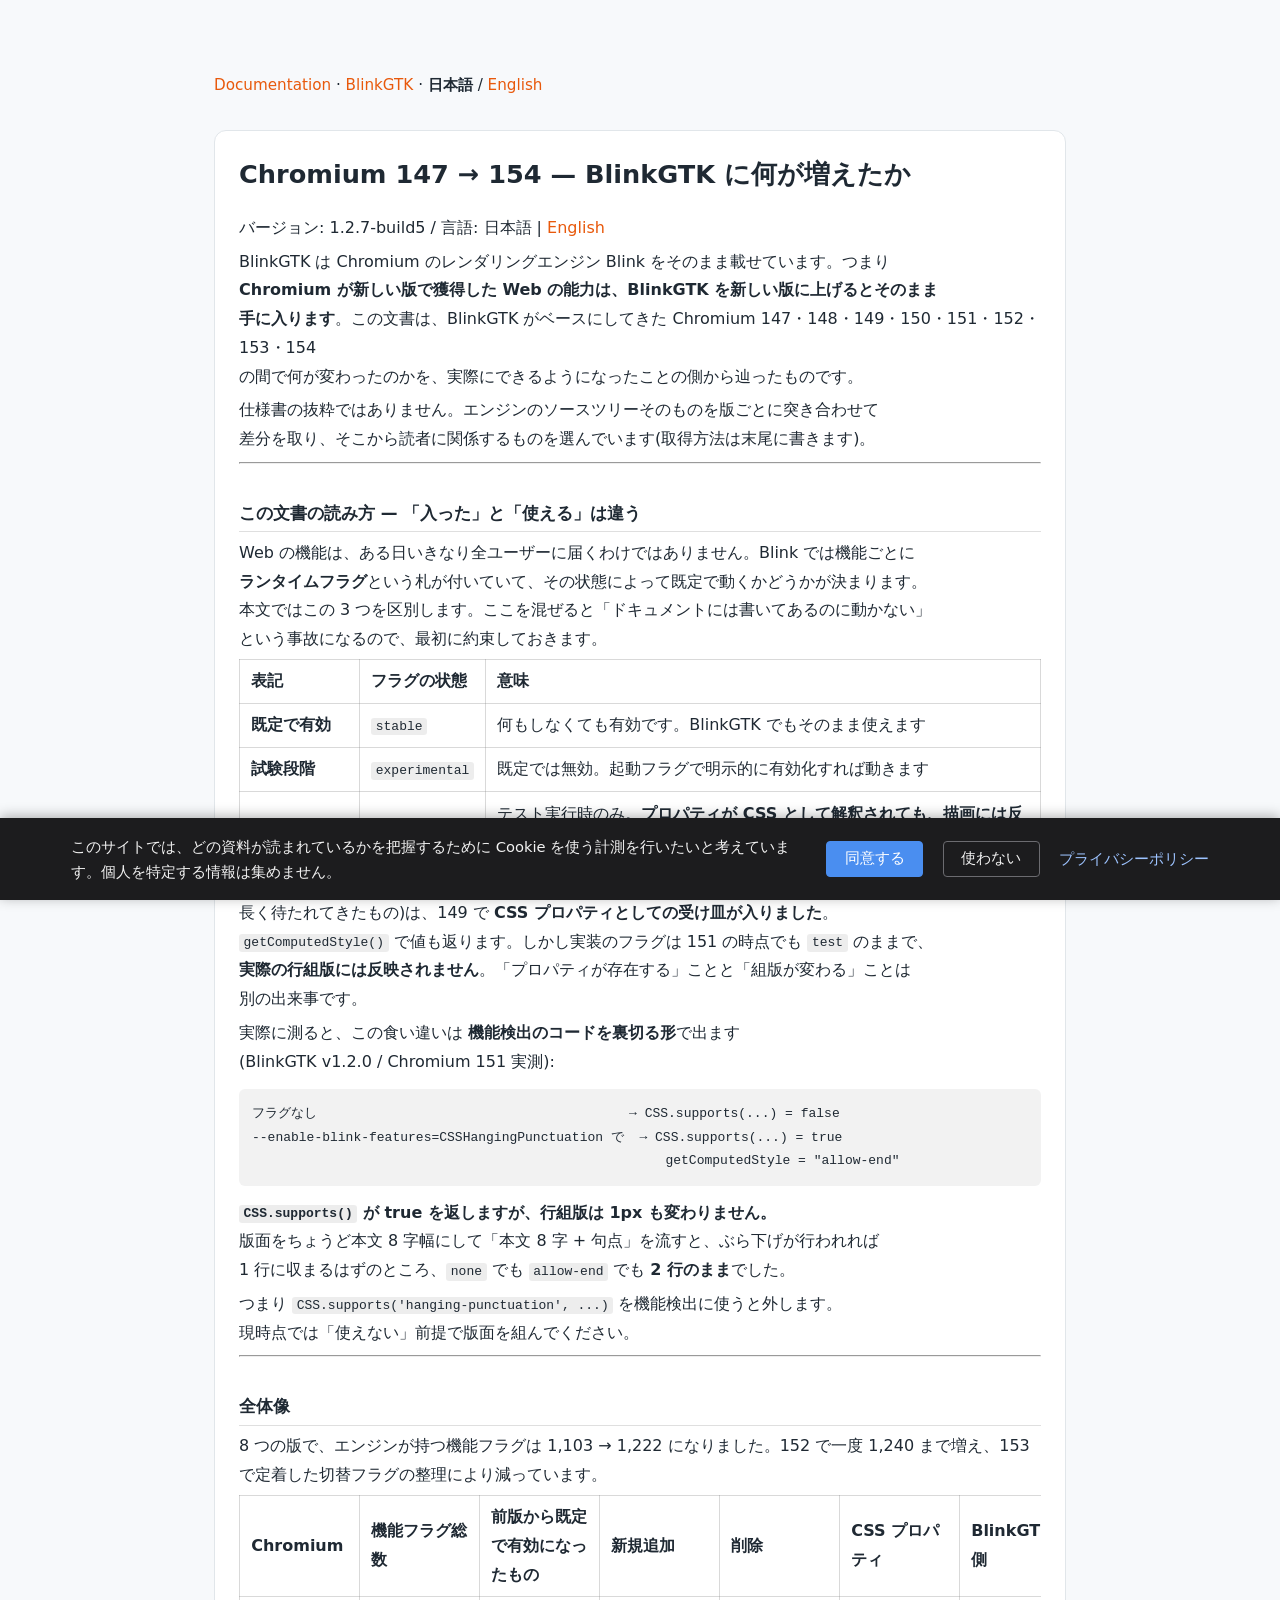
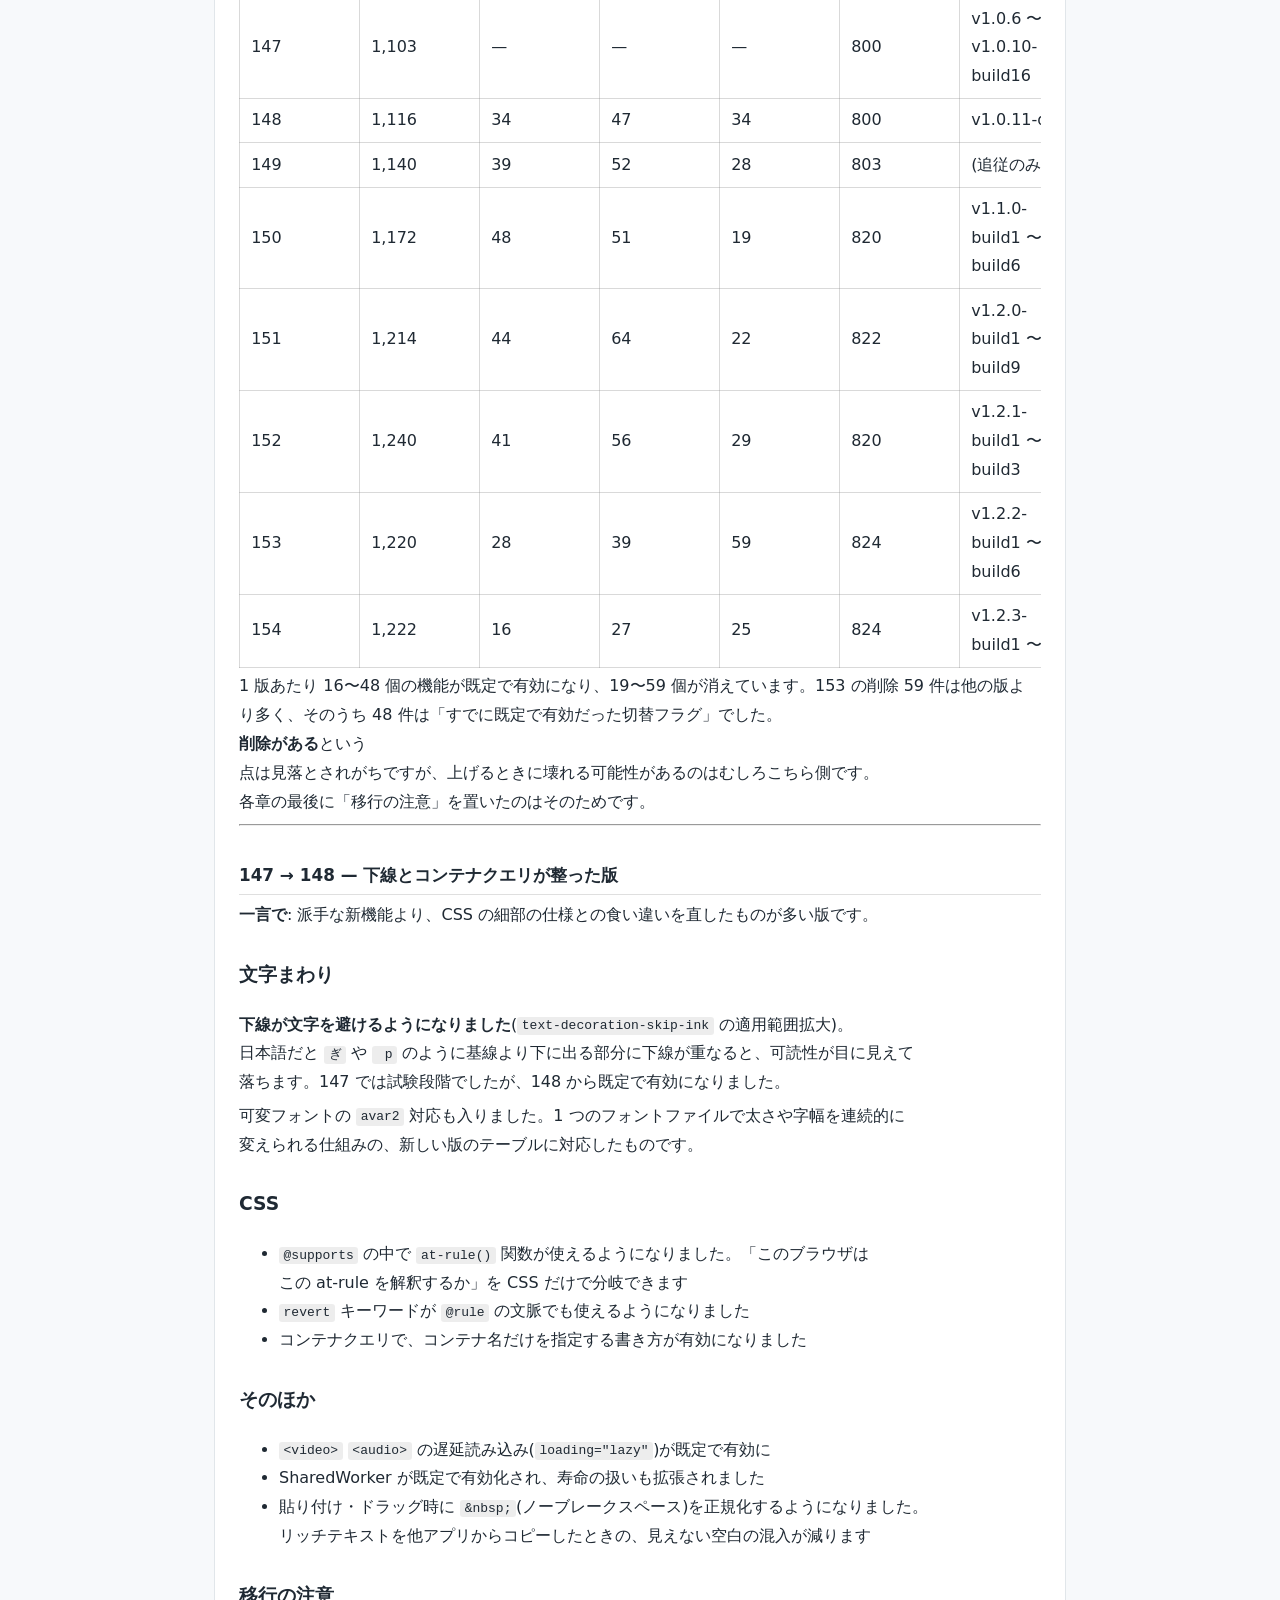
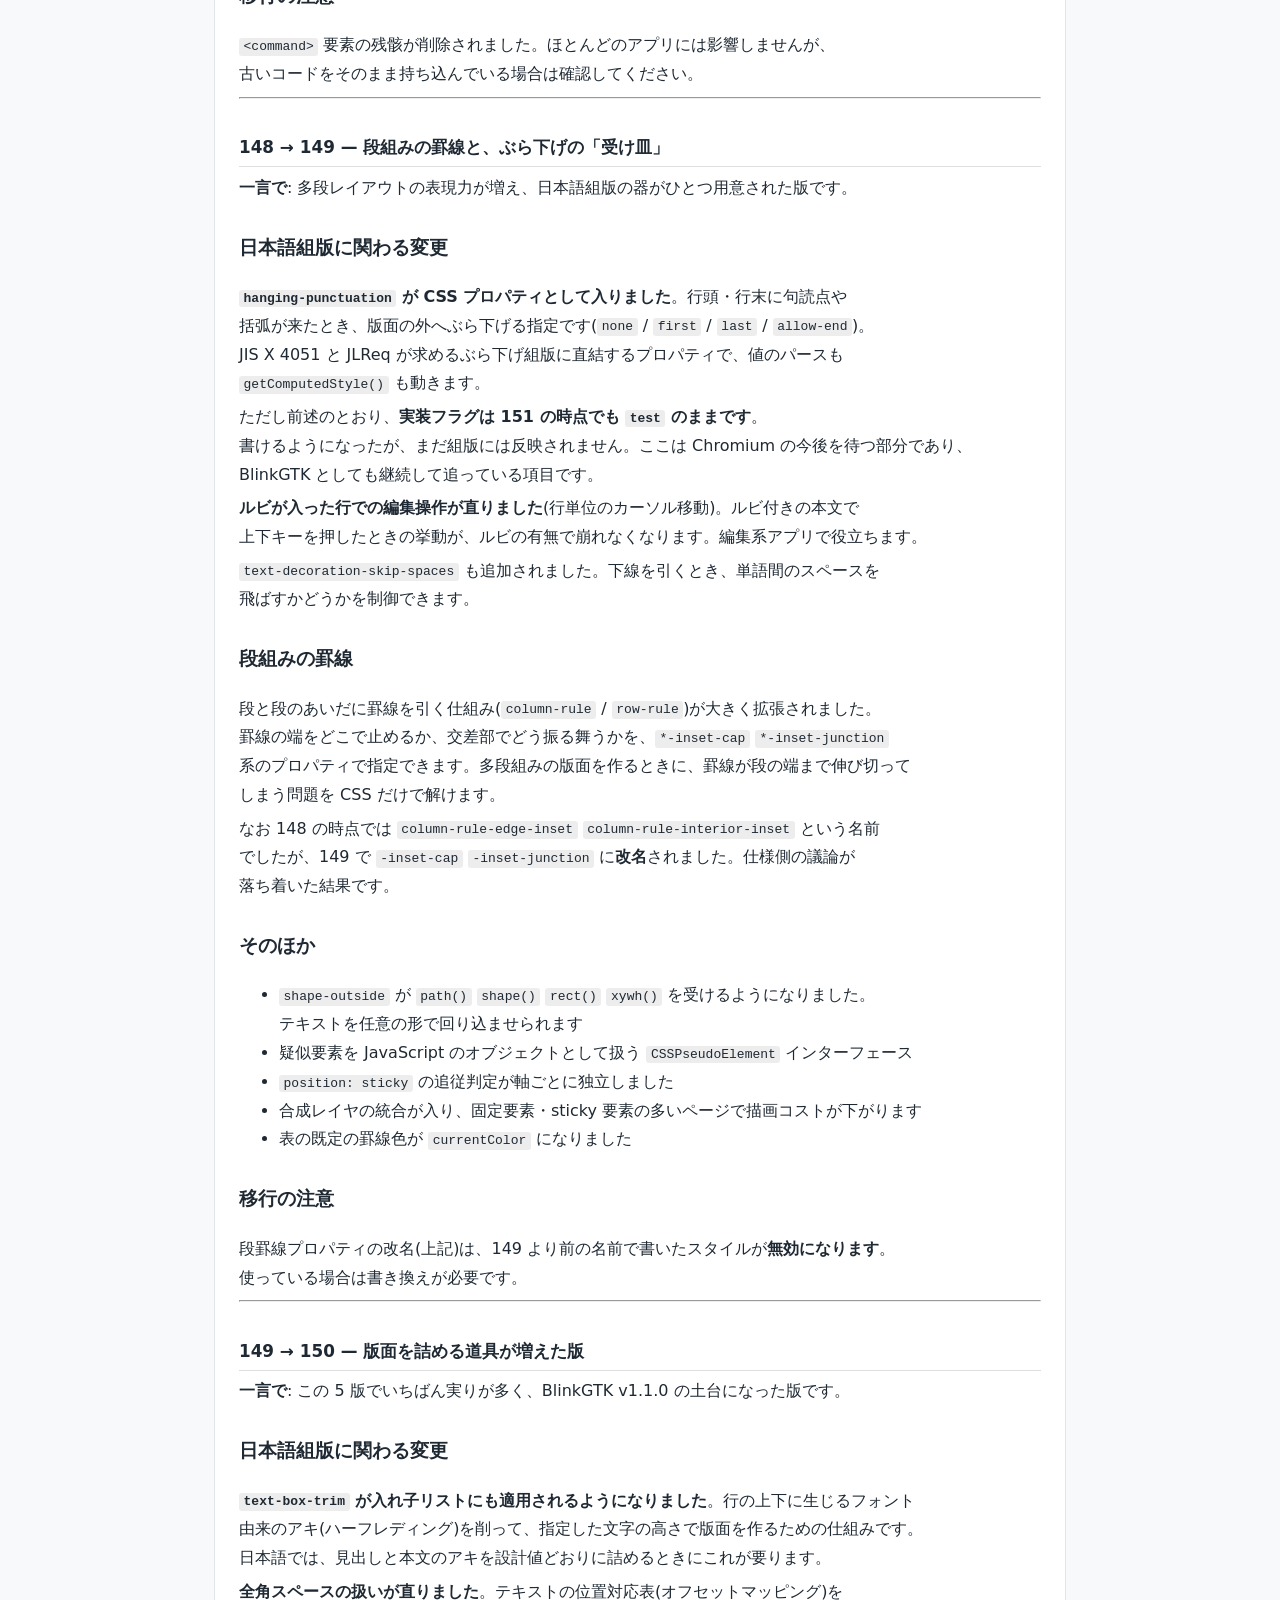
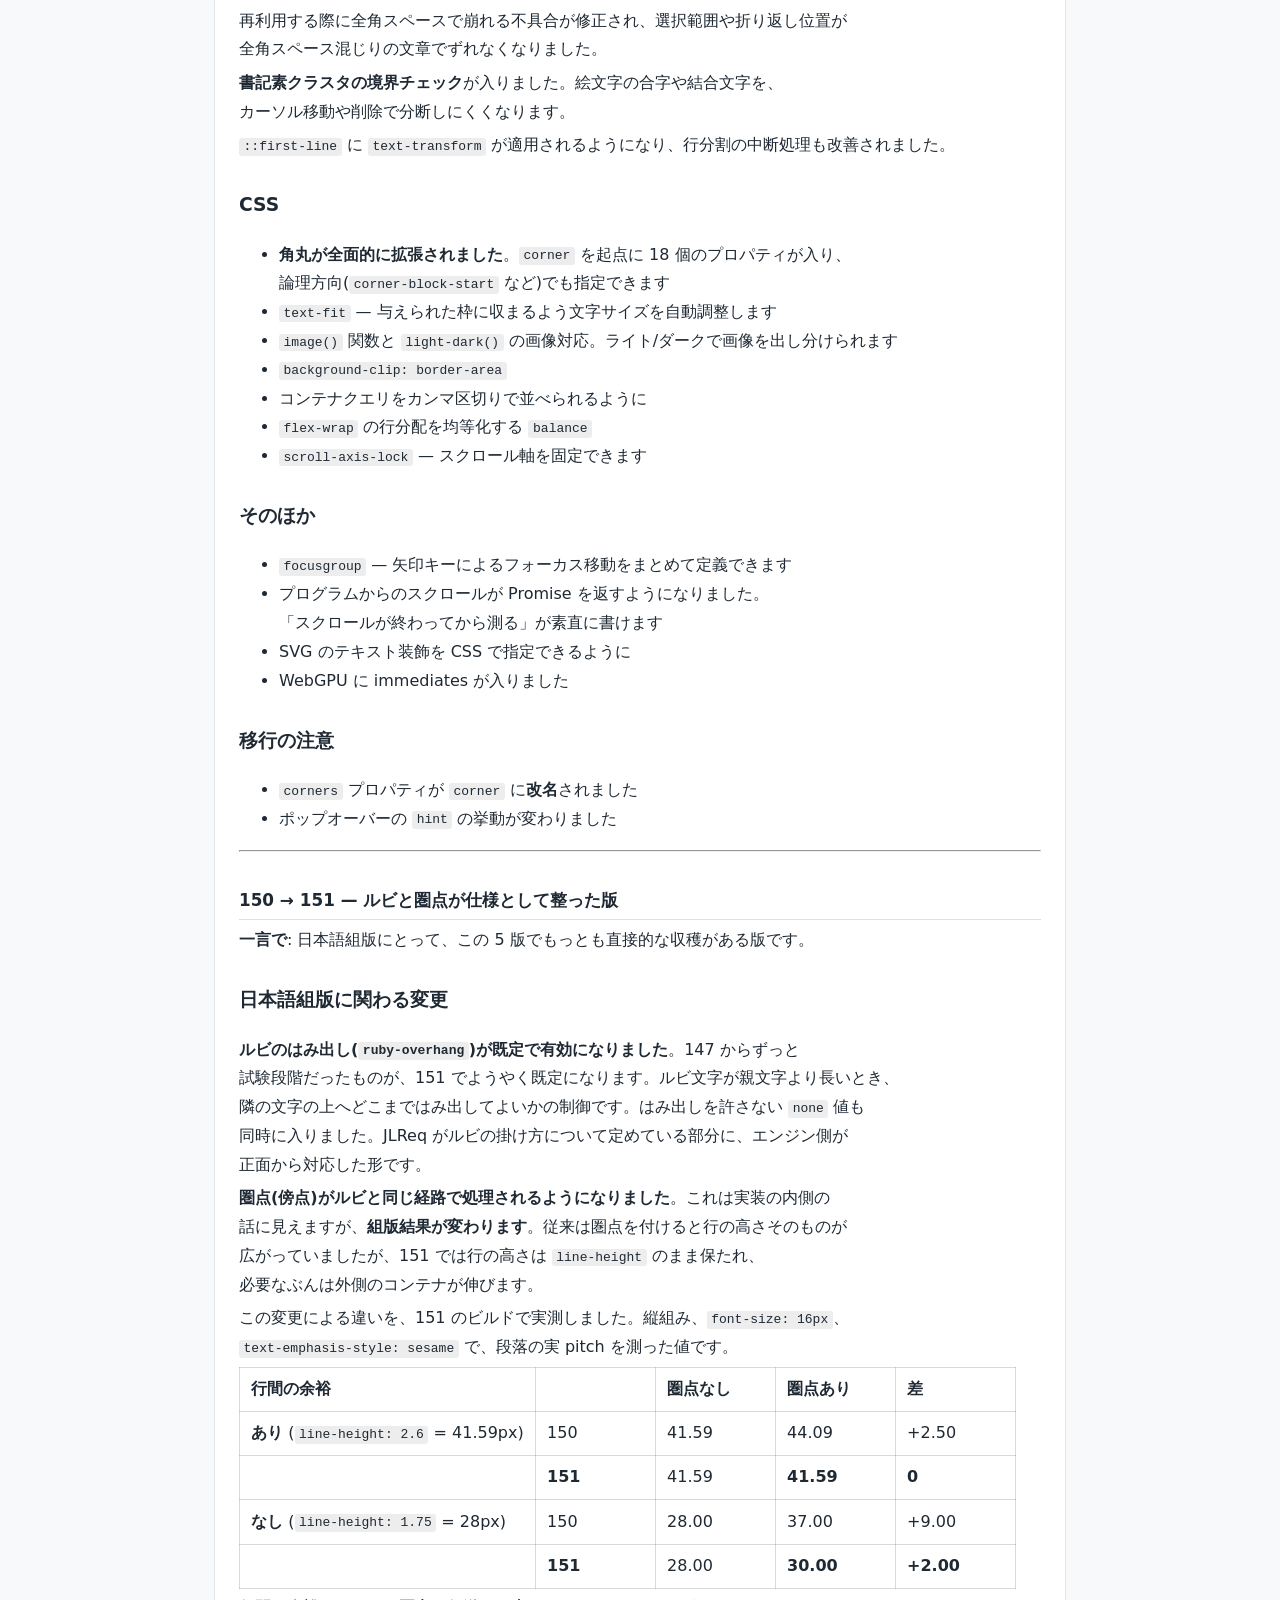
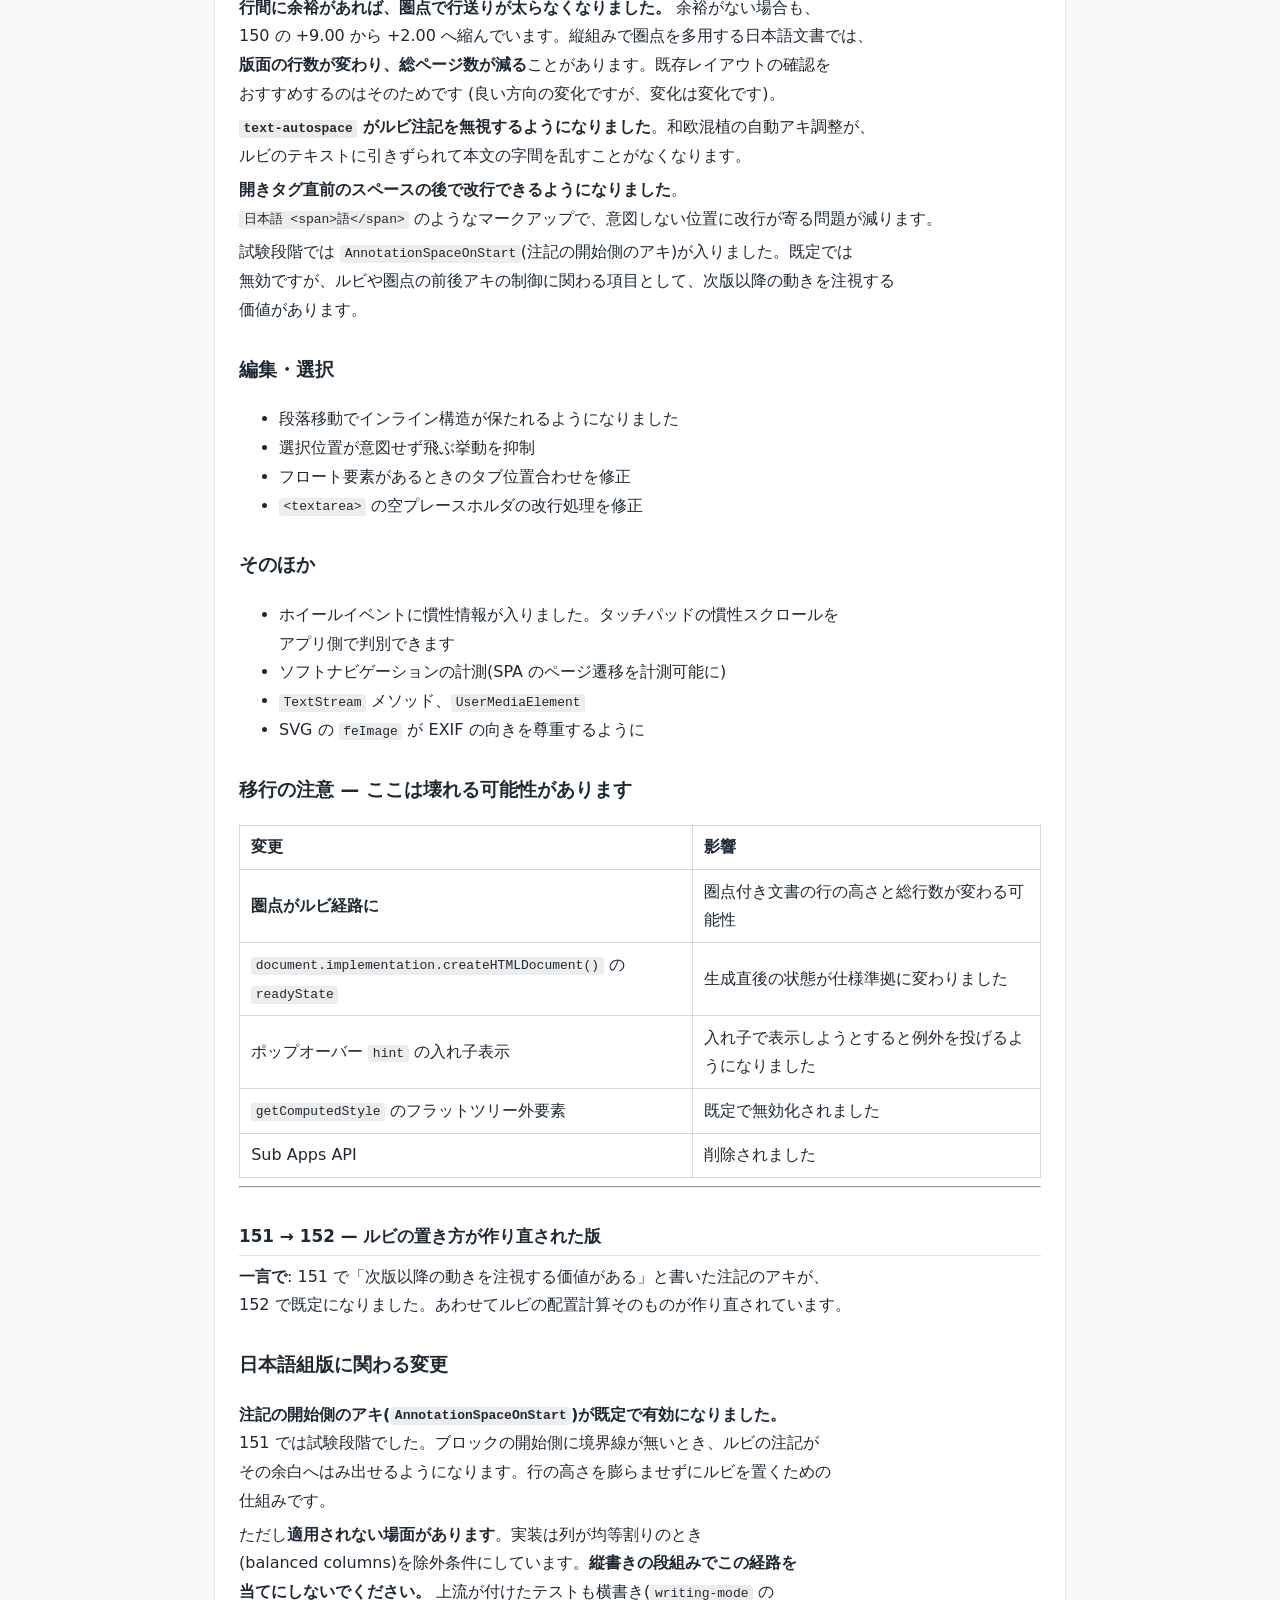
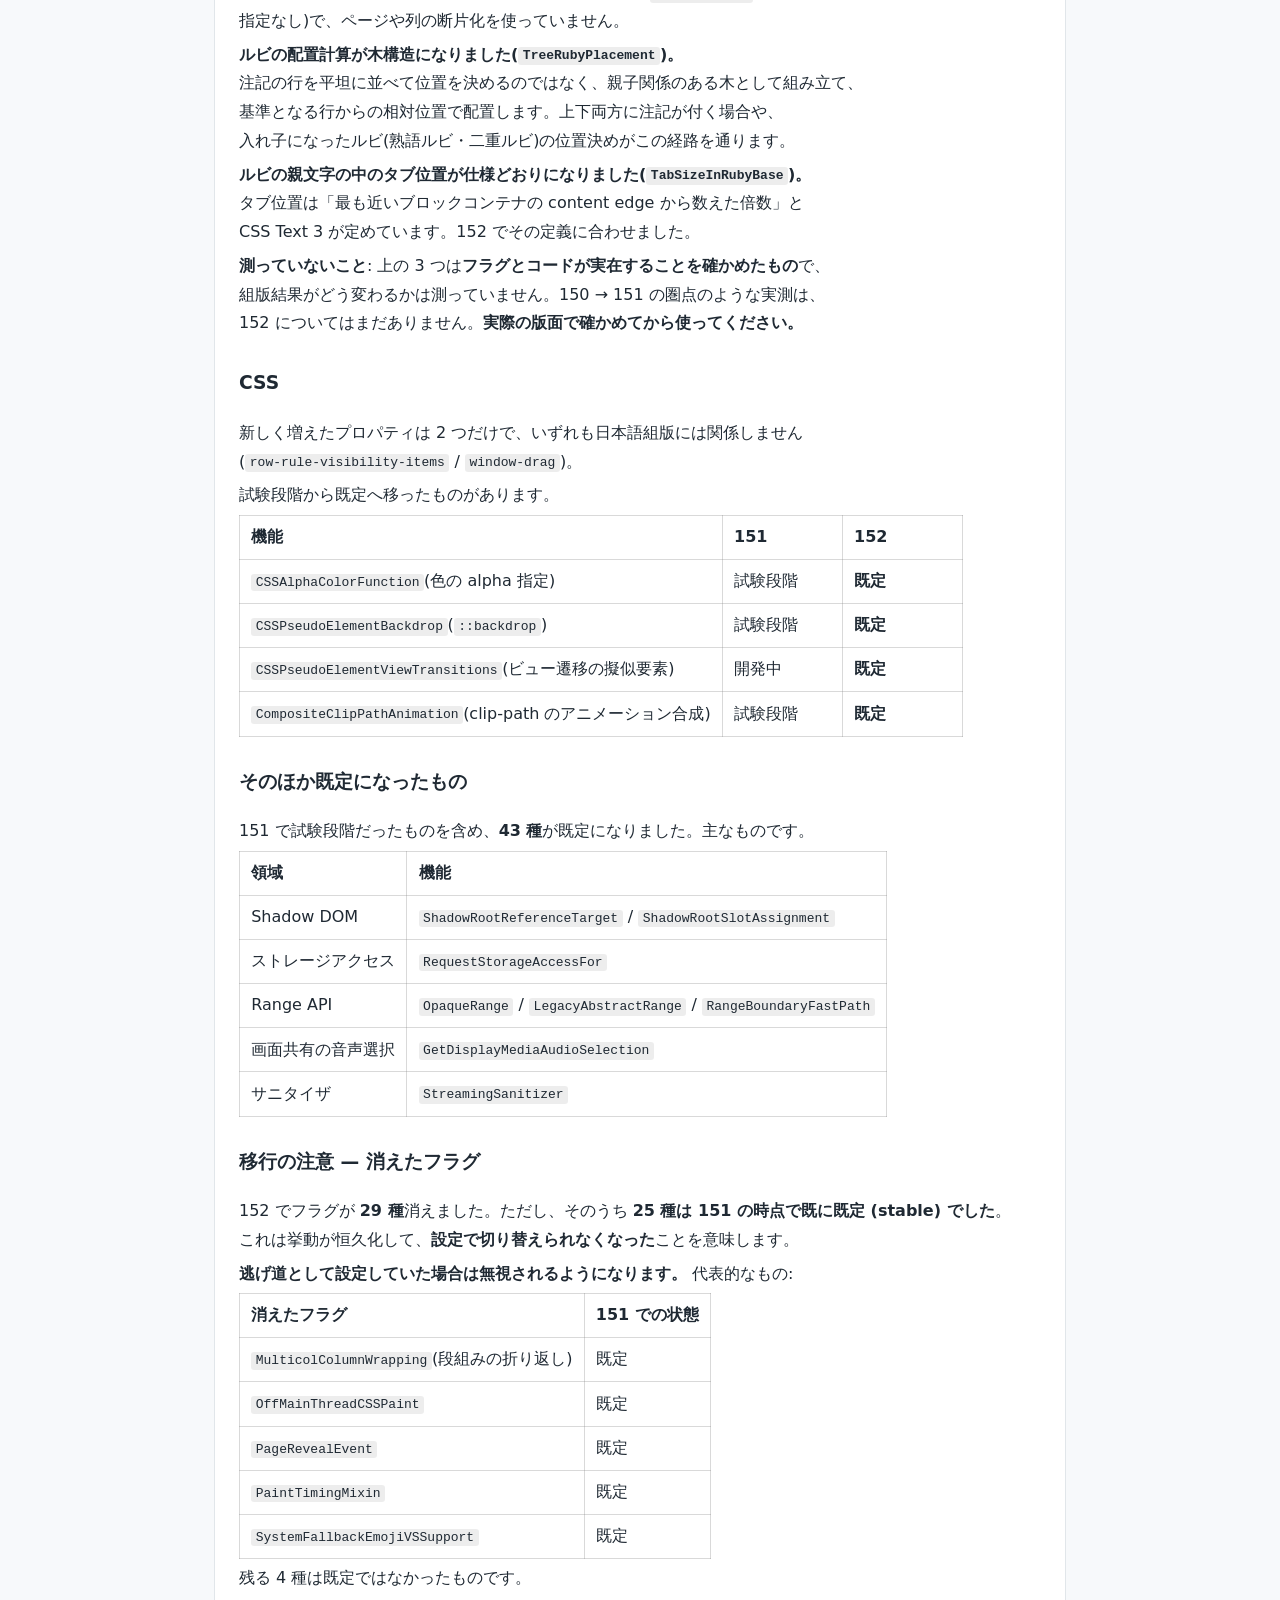
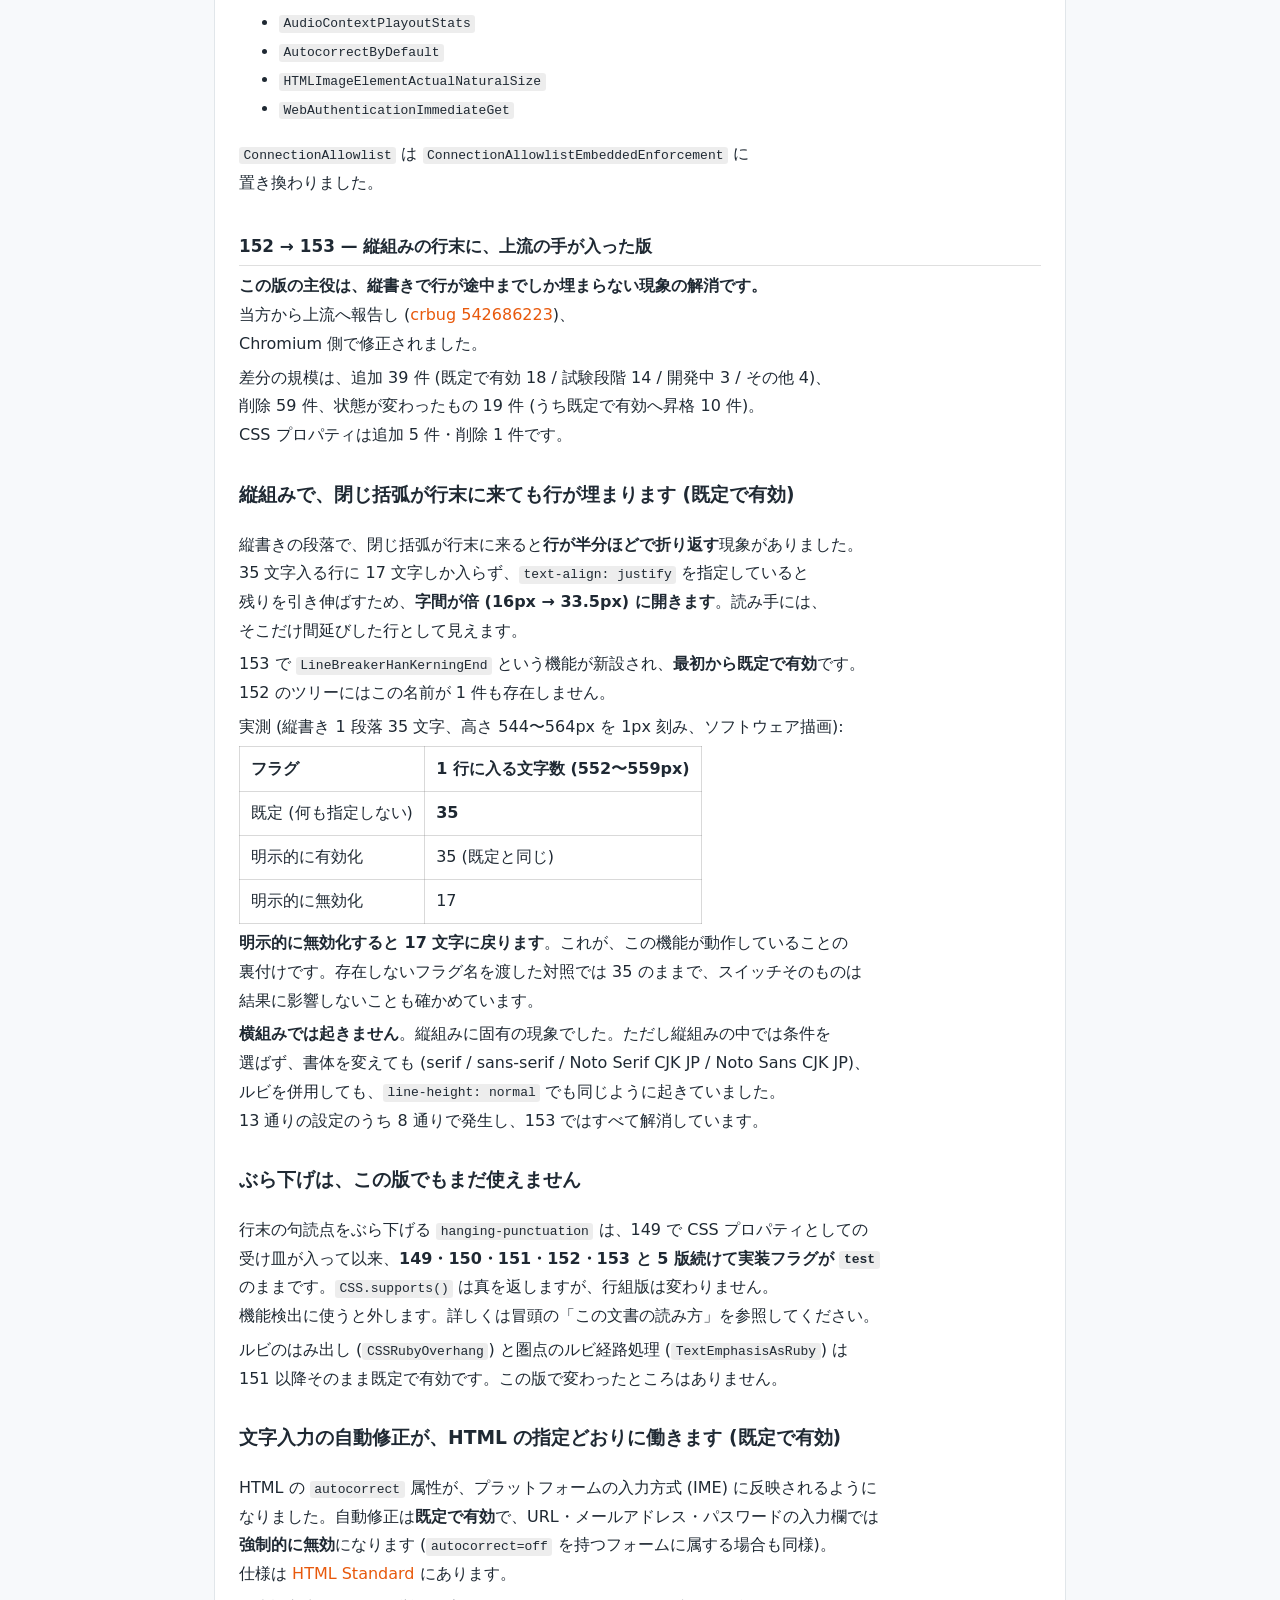
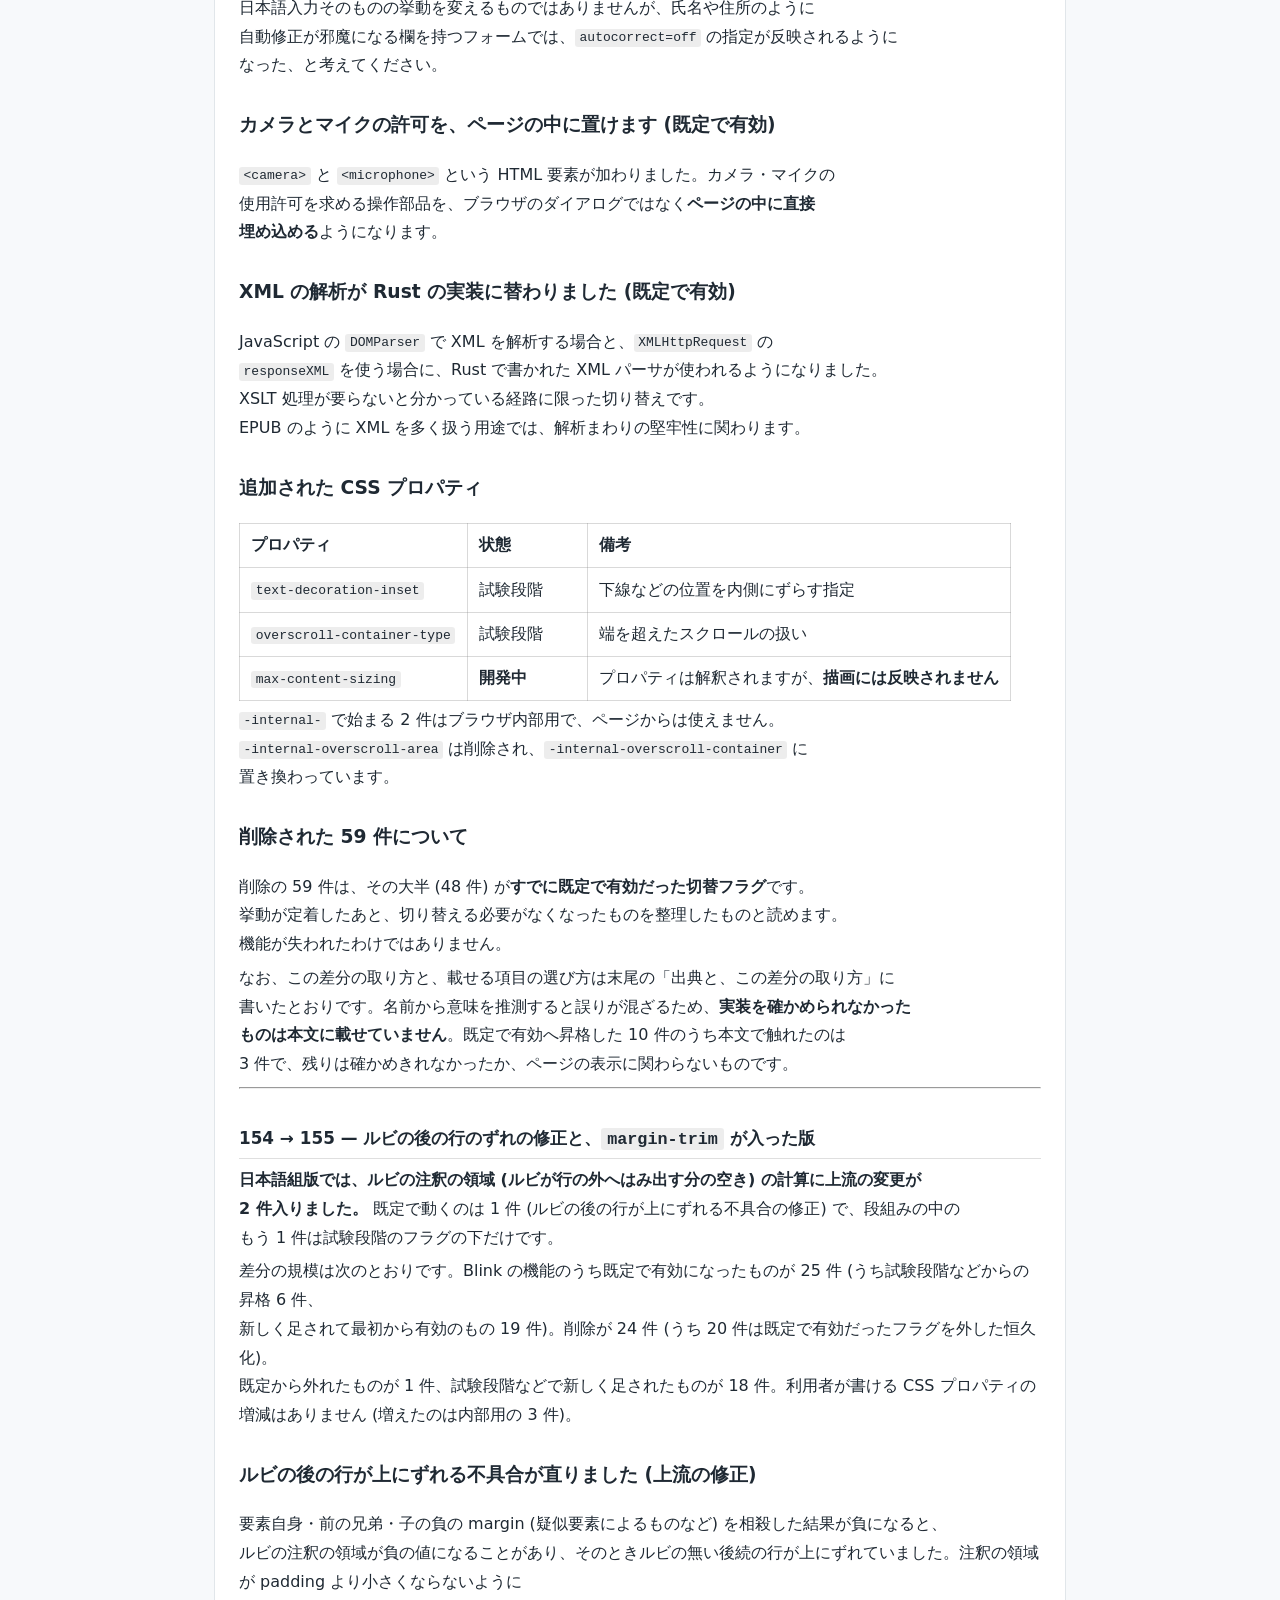
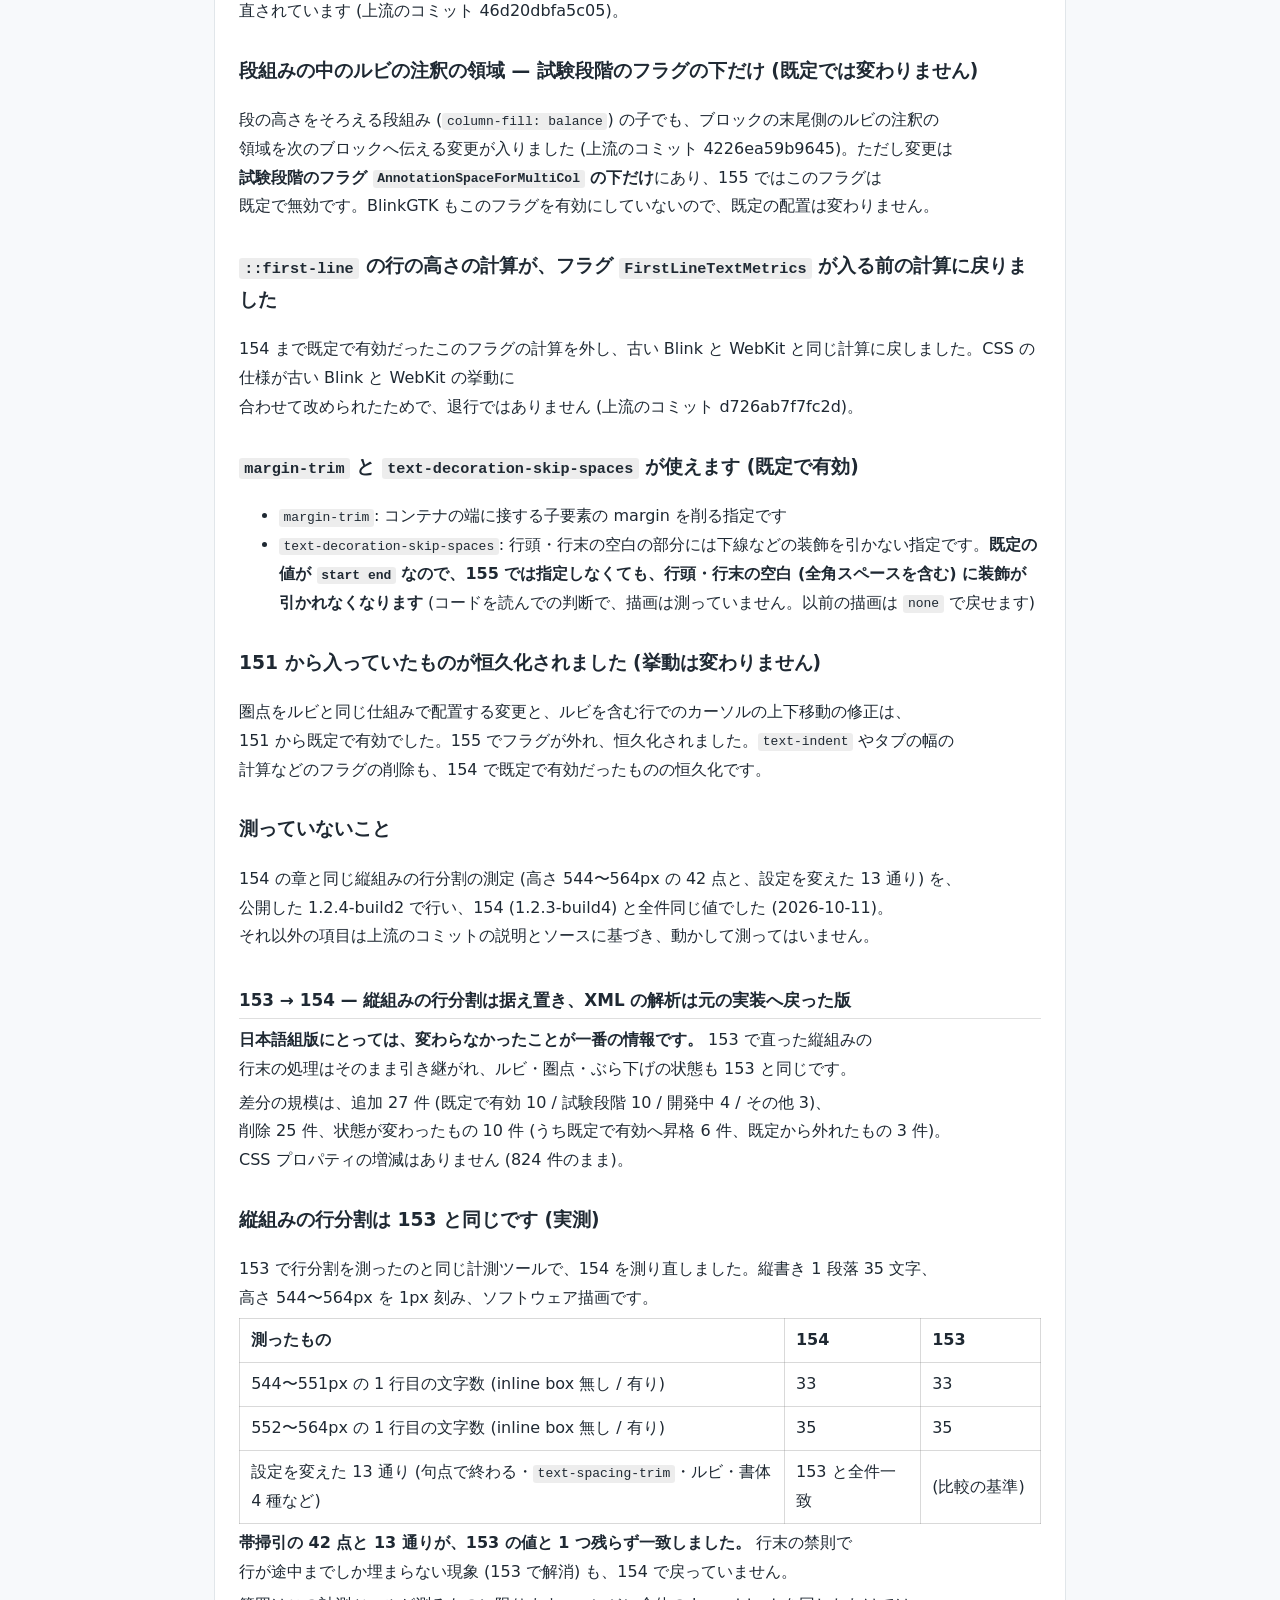
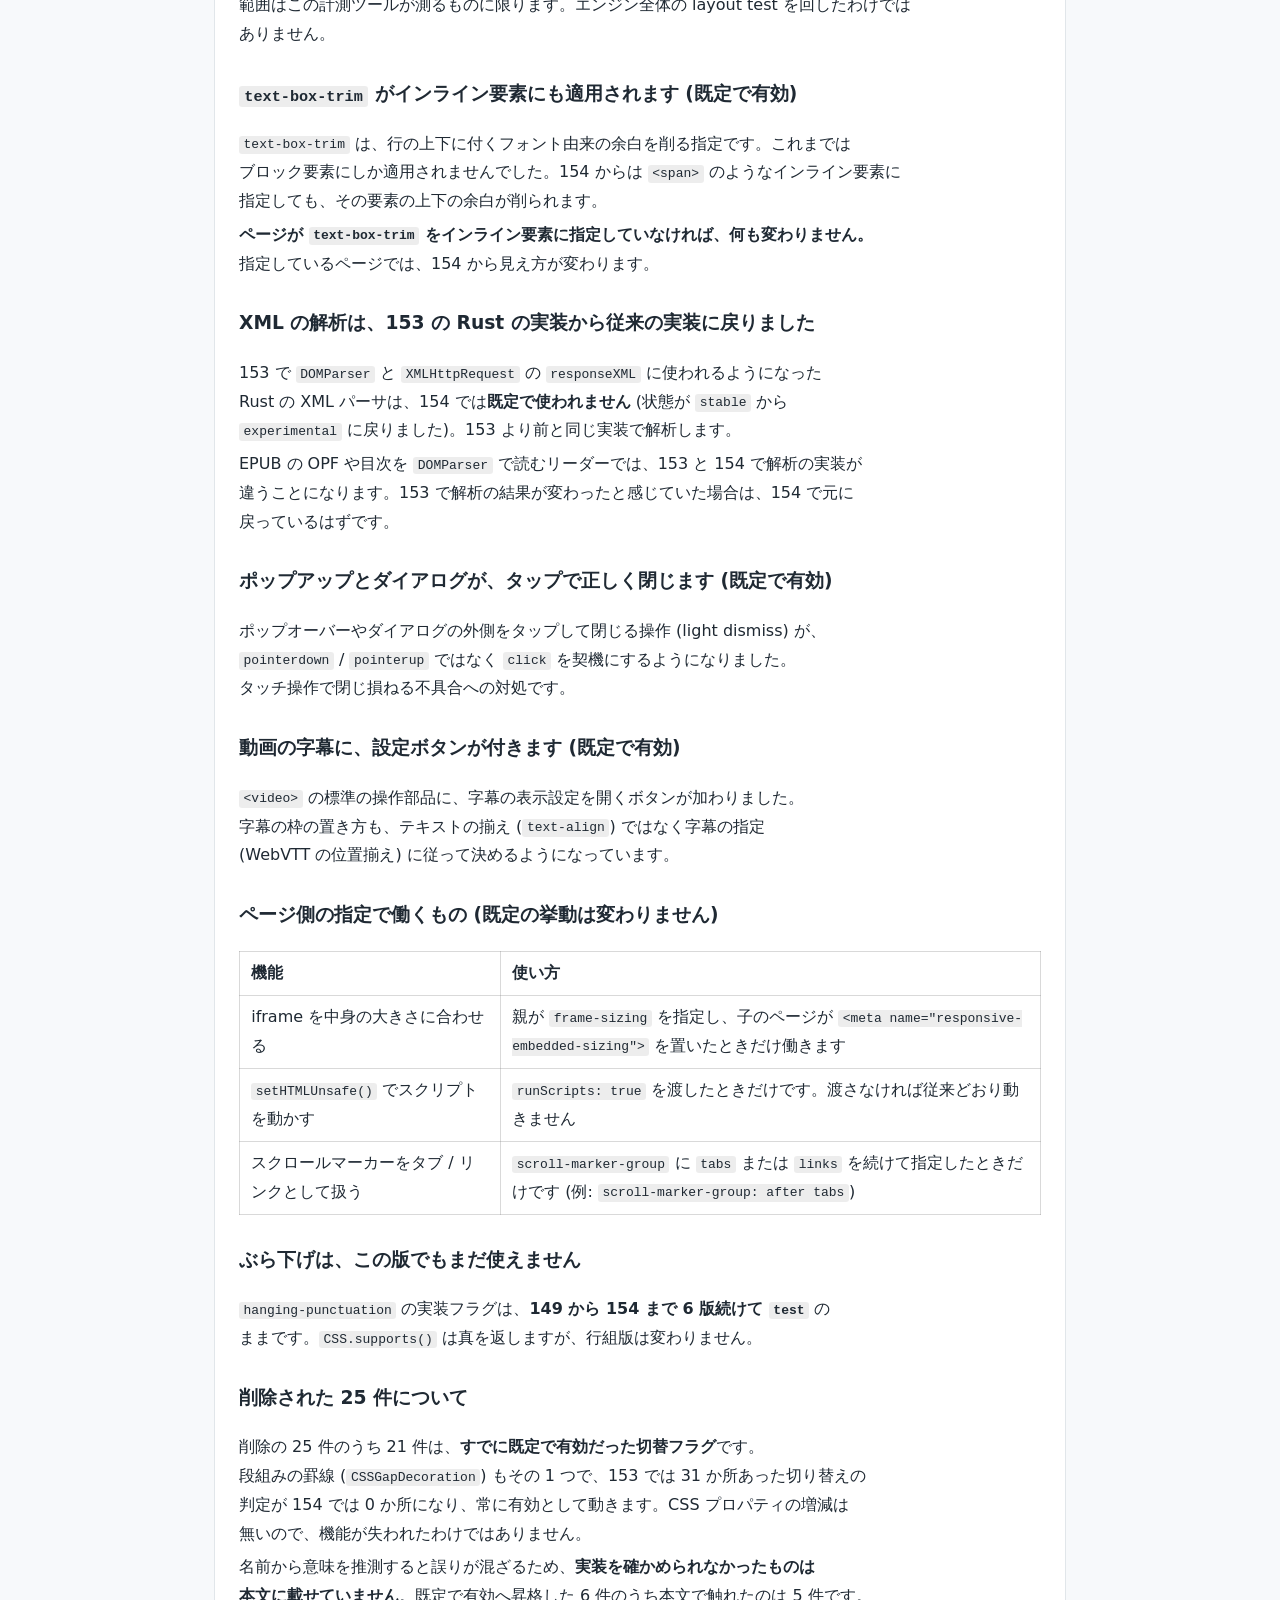
<file: docs/chromium-feature-history-ja.html>
<!DOCTYPE html>
<html lang="ja">
<head>
  <meta charset="utf-8" />
  <meta name="generator" content="pandoc" />
  <meta name="viewport" content="width=device-width, initial-scale=1.0, user-scalable=yes" />
  <title>Chromium 147 → 154 — BlinkGTK に何が増えたか — BlinkGTK</title>
  <style>
    code{white-space: pre-wrap;}
    span.smallcaps{font-variant: small-caps;}
    div.columns{display: flex; gap: min(4vw, 1.5em);}
    div.column{flex: auto; overflow-x: auto;}
    div.hanging-indent{margin-left: 1.5em; text-indent: -1.5em;}
    /* The extra [class] is a hack that increases specificity enough to
       override a similar rule in reveal.js */
    ul.task-list[class]{list-style: none;}
    ul.task-list li input[type="checkbox"] {
      font-size: inherit;
      width: 0.8em;
      margin: 0 0.8em 0.2em -1.6em;
      vertical-align: middle;
    }
    .display.math{display: block; text-align: center; margin: 0.5rem auto;}
  </style>
  <link rel="stylesheet" href="docs.css" />
<meta name="description" content="BlinkGTK は Chromium のレンダリングエンジン Blink をそのまま載せています。つまり Chromium が新しい版で獲得した Web の能力は、BlinkGTK を新しい版に上げるとそのまま 手に入ります。この文書は、BlinkGTK がベースにしてきた Chromium 147・148・149・">
<link rel="canonical" href="https://blinkgtk.org/docs/chromium-feature-history-ja.html">
<meta property="og:type" content="article">
<meta property="og:title" content="Chromium 147 → 154 — BlinkGTK に何が増えたか — BlinkGTK">
<meta property="og:description" content="BlinkGTK は Chromium のレンダリングエンジン Blink をそのまま載せています。つまり Chromium が新しい版で獲得した Web の能力は、BlinkGTK を新しい版に上げるとそのまま 手に入ります。この文書は、BlinkGTK がベースにしてきた Chromium 147・148・149・">
<meta property="og:url" content="https://blinkgtk.org/docs/chromium-feature-history-ja.html">
<meta property="og:site_name" content="BlinkGTK">
<meta property="og:image" content="https://blinkgtk.org/assets/gallery/g1-kusamakura-ch2-v4.png">
<meta name="twitter:card" content="summary_large_image">
<script src="/privacy-consent.js" defer></script>
<link rel="alternate" hreflang="en" href="https://blinkgtk.org/docs/chromium-feature-history-en.html">
<link rel="alternate" hreflang="ja" href="https://blinkgtk.org/docs/chromium-feature-history-ja.html">
<link rel="alternate" hreflang="x-default" href="https://blinkgtk.org/docs/chromium-feature-history-ja.html">
</head>
<body>
<div class="wrap"><div class="navbar">
  <a href="index.html">Documentation</a> ·
  <a href="../index.html">BlinkGTK</a> ·
  <span class="langsw"><strong>日本語</strong> / <a href="chromium-feature-history-en.html" hreflang="en" lang="en">English</a></span>
</div><div class="card doc">
<h1 id="chromium-147--154--blinkgtk-に何が増えたか">Chromium 147 → 154 —
BlinkGTK に何が増えたか</h1>
<p>バージョン: 1.2.7-build5 / 言語: 日本語 | <a
href="chromium-feature-history-en.html">English</a></p>
<p>BlinkGTK は Chromium のレンダリングエンジン Blink
をそのまま載せています。つまり<br />
<strong>Chromium が新しい版で獲得した Web の能力は、BlinkGTK
を新しい版に上げるとそのまま<br />
手に入ります</strong>。この文書は、BlinkGTK がベースにしてきた Chromium
147・148・149・150・151・152・153・154<br />
の間で何が変わったのかを、実際にできるようになったことの側から辿ったものです。</p>
<p>仕様書の抜粋ではありません。エンジンのソースツリーそのものを版ごとに突き合わせて<br />
差分を取り、そこから読者に関係するものを選んでいます(取得方法は末尾に書きます)。</p>
<hr />
<h2 id="この文書の読み方--入ったと使えるは違う">この文書の読み方 —
「入った」と「使える」は違う</h2>
<p>Web の機能は、ある日いきなり全ユーザーに届くわけではありません。Blink
では機能ごとに<br />
<strong>ランタイムフラグ</strong>という札が付いていて、その状態によって既定で動くかどうかが決まります。<br />
本文ではこの 3
つを区別します。ここを混ぜると「ドキュメントには書いてあるのに動かない」<br />
という事故になるので、最初に約束しておきます。</p>
<table>
<thead>
<tr>
<th>表記</th>
<th>フラグの状態</th>
<th>意味</th>
</tr>
</thead>
<tbody>
<tr>
<td><strong>既定で有効</strong></td>
<td><code>stable</code></td>
<td>何もしなくても有効です。BlinkGTK でもそのまま使えます</td>
</tr>
<tr>
<td><strong>試験段階</strong></td>
<td><code>experimental</code></td>
<td>既定では無効。起動フラグで明示的に有効化すれば動きます</td>
</tr>
<tr>
<td><strong>開発中</strong></td>
<td><code>test</code></td>
<td>テスト実行時のみ。<strong>プロパティが CSS
として解釈されても、描画には反映されません</strong></td>
</tr>
</tbody>
</table>
<p>3 番目が曲者です。たとえば
<code>hanging-punctuation</code>(行末の句読点をぶら下げる、日本語組版で<br />
長く待たれてきたもの)は、149 で <strong>CSS
プロパティとしての受け皿が入りました</strong>。<br />
<code>getComputedStyle()</code> で値も返ります。しかし実装のフラグは 151
の時点でも <code>test</code> のままで、<br />
<strong>実際の行組版には反映されません</strong>。「プロパティが存在する」ことと「組版が変わる」ことは<br />
別の出来事です。</p>
<p>実際に測ると、この食い違いは
<strong>機能検出のコードを裏切る形</strong>で出ます<br />
(BlinkGTK v1.2.0 / Chromium 151 実測):</p>
<pre><code>フラグなし                                        → CSS.supports(...) = false
--enable-blink-features=CSSHangingPunctuation で  → CSS.supports(...) = true
                                                     getComputedStyle = &quot;allow-end&quot;</code></pre>
<p><strong><code>CSS.supports()</code> が true を返しますが、行組版は
1px も変わりません。</strong><br />
版面をちょうど本文 8 字幅にして「本文 8 字 +
句点」を流すと、ぶら下げが行われれば<br />
1 行に収まるはずのところ、<code>none</code> でも <code>allow-end</code>
でも <strong>2 行のまま</strong>でした。</p>
<p>つまり <code>CSS.supports('hanging-punctuation', ...)</code>
を機能検出に使うと外します。<br />
現時点では「使えない」前提で版面を組んでください。</p>
<hr />
<h2 id="全体像">全体像</h2>
<p>8 つの版で、エンジンが持つ機能フラグは 1,103 → 1,222
になりました。152 で一度 1,240 まで増え、153
で定着した切替フラグの整理により減っています。</p>
<table>
<thead>
<tr>
<th>Chromium</th>
<th>機能フラグ総数</th>
<th>前版から既定で有効になったもの</th>
<th>新規追加</th>
<th>削除</th>
<th>CSS プロパティ</th>
<th>BlinkGTK 側</th>
</tr>
</thead>
<tbody>
<tr>
<td>147</td>
<td>1,103</td>
<td>—</td>
<td>—</td>
<td>—</td>
<td>800</td>
<td>v1.0.6 〜 v1.0.10-build16</td>
</tr>
<tr>
<td>148</td>
<td>1,116</td>
<td>34</td>
<td>47</td>
<td>34</td>
<td>800</td>
<td>v1.0.11-dev</td>
</tr>
<tr>
<td>149</td>
<td>1,140</td>
<td>39</td>
<td>52</td>
<td>28</td>
<td>803</td>
<td>(追従のみ)</td>
</tr>
<tr>
<td>150</td>
<td>1,172</td>
<td>48</td>
<td>51</td>
<td>19</td>
<td>820</td>
<td>v1.1.0-build1 〜 build6</td>
</tr>
<tr>
<td>151</td>
<td>1,214</td>
<td>44</td>
<td>64</td>
<td>22</td>
<td>822</td>
<td>v1.2.0-build1 〜 build9</td>
</tr>
<tr>
<td>152</td>
<td>1,240</td>
<td>41</td>
<td>56</td>
<td>29</td>
<td>820</td>
<td>v1.2.1-build1 〜 build3</td>
</tr>
<tr>
<td>153</td>
<td>1,220</td>
<td>28</td>
<td>39</td>
<td>59</td>
<td>824</td>
<td>v1.2.2-build1 〜 build6</td>
</tr>
<tr>
<td>154</td>
<td>1,222</td>
<td>16</td>
<td>27</td>
<td>25</td>
<td>824</td>
<td>v1.2.3-build1 〜</td>
</tr>
</tbody>
</table>
<p>1 版あたり 16〜48 個の機能が既定で有効になり、19〜59
個が消えています。153 の削除 59 件は他の版より多く、そのうち 48
件は「すでに既定で有効だった切替フラグ」でした。<br />
<strong>削除がある</strong>という<br />
点は見落とされがちですが、上げるときに壊れる可能性があるのはむしろこちら側です。<br />
各章の最後に「移行の注意」を置いたのはそのためです。</p>
<hr />
<h2 id="147--148--下線とコンテナクエリが整った版">147 → 148 —
下線とコンテナクエリが整った版</h2>
<p><strong>一言で</strong>: 派手な新機能より、CSS
の細部の仕様との食い違いを直したものが多い版です。</p>
<h3 id="文字まわり">文字まわり</h3>
<p><strong>下線が文字を避けるようになりました</strong>(<code>text-decoration-skip-ink</code>
の適用範囲拡大)。<br />
日本語だと <code>ぎ</code> や <code> p</code>
のように基線より下に出る部分に下線が重なると、可読性が目に見えて<br />
落ちます。147 では試験段階でしたが、148 から既定で有効になりました。</p>
<p>可変フォントの <code>avar2</code> 対応も入りました。1
つのフォントファイルで太さや字幅を連続的に<br />
変えられる仕組みの、新しい版のテーブルに対応したものです。</p>
<h3 id="css">CSS</h3>
<ul>
<li><code>@supports</code> の中で <code>at-rule()</code>
関数が使えるようになりました。「このブラウザは<br />
この at-rule を解釈するか」を CSS だけで分岐できます</li>
<li><code>revert</code> キーワードが <code>@rule</code>
の文脈でも使えるようになりました</li>
<li>コンテナクエリで、コンテナ名だけを指定する書き方が有効になりました</li>
</ul>
<h3 id="そのほか">そのほか</h3>
<ul>
<li><code>&lt;video&gt;</code> <code>&lt;audio&gt;</code>
の遅延読み込み(<code>loading="lazy"</code>)が既定で有効に</li>
<li>SharedWorker が既定で有効化され、寿命の扱いも拡張されました</li>
<li>貼り付け・ドラッグ時に
<code>&amp;nbsp;</code>(ノーブレークスペース)を正規化するようになりました。<br />
リッチテキストを他アプリからコピーしたときの、見えない空白の混入が減ります</li>
</ul>
<h3 id="移行の注意">移行の注意</h3>
<p><code>&lt;command&gt;</code>
要素の残骸が削除されました。ほとんどのアプリには影響しませんが、<br />
古いコードをそのまま持ち込んでいる場合は確認してください。</p>
<hr />
<h2 id="148--149--段組みの罫線とぶら下げの受け皿">148 → 149 —
段組みの罫線と、ぶら下げの「受け皿」</h2>
<p><strong>一言で</strong>:
多段レイアウトの表現力が増え、日本語組版の器がひとつ用意された版です。</p>
<h3 id="日本語組版に関わる変更">日本語組版に関わる変更</h3>
<p><strong><code>hanging-punctuation</code> が CSS
プロパティとして入りました</strong>。行頭・行末に句読点や<br />
括弧が来たとき、版面の外へぶら下げる指定です(<code>none</code> /
<code>first</code> / <code>last</code> / <code>allow-end</code>)。<br />
JIS X 4051 と JLReq
が求めるぶら下げ組版に直結するプロパティで、値のパースも<br />
<code>getComputedStyle()</code> も動きます。</p>
<p>ただし前述のとおり、<strong>実装フラグは 151 の時点でも
<code>test</code> のままです</strong>。<br />
書けるようになったが、まだ組版には反映されません。ここは Chromium
の今後を待つ部分であり、<br />
BlinkGTK としても継続して追っている項目です。</p>
<p><strong>ルビが入った行での編集操作が直りました</strong>(行単位のカーソル移動)。ルビ付きの本文で<br />
上下キーを押したときの挙動が、ルビの有無で崩れなくなります。編集系アプリで役立ちます。</p>
<p><code>text-decoration-skip-spaces</code>
も追加されました。下線を引くとき、単語間のスペースを<br />
飛ばすかどうかを制御できます。</p>
<h3 id="段組みの罫線">段組みの罫線</h3>
<p>段と段のあいだに罫線を引く仕組み(<code>column-rule</code> /
<code>row-rule</code>)が大きく拡張されました。<br />
罫線の端をどこで止めるか、交差部でどう振る舞うかを、<code>*-inset-cap</code>
<code>*-inset-junction</code><br />
系のプロパティで指定できます。多段組みの版面を作るときに、罫線が段の端まで伸び切って<br />
しまう問題を CSS だけで解けます。</p>
<p>なお 148 の時点では <code>column-rule-edge-inset</code>
<code>column-rule-interior-inset</code> という名前<br />
でしたが、149 で <code>-inset-cap</code> <code>-inset-junction</code>
に<strong>改名</strong>されました。仕様側の議論が<br />
落ち着いた結果です。</p>
<h3 id="そのほか-1">そのほか</h3>
<ul>
<li><code>shape-outside</code> が <code>path()</code>
<code>shape()</code> <code>rect()</code> <code>xywh()</code>
を受けるようになりました。<br />
テキストを任意の形で回り込ませられます</li>
<li>疑似要素を JavaScript のオブジェクトとして扱う
<code>CSSPseudoElement</code> インターフェース</li>
<li><code>position: sticky</code> の追従判定が軸ごとに独立しました</li>
<li>合成レイヤの統合が入り、固定要素・sticky
要素の多いページで描画コストが下がります</li>
<li>表の既定の罫線色が <code>currentColor</code> になりました</li>
</ul>
<h3 id="移行の注意-1">移行の注意</h3>
<p>段罫線プロパティの改名(上記)は、149
より前の名前で書いたスタイルが<strong>無効になります</strong>。<br />
使っている場合は書き換えが必要です。</p>
<hr />
<h2 id="149--150--版面を詰める道具が増えた版">149 → 150 —
版面を詰める道具が増えた版</h2>
<p><strong>一言で</strong>: この 5 版でいちばん実りが多く、BlinkGTK
v1.1.0 の土台になった版です。</p>
<h3 id="日本語組版に関わる変更-1">日本語組版に関わる変更</h3>
<p><strong><code>text-box-trim</code>
が入れ子リストにも適用されるようになりました</strong>。行の上下に生じるフォント<br />
由来のアキ(ハーフレディング)を削って、指定した文字の高さで版面を作るための仕組みです。<br />
日本語では、見出しと本文のアキを設計値どおりに詰めるときにこれが要ります。</p>
<p><strong>全角スペースの扱いが直りました</strong>。テキストの位置対応表(オフセットマッピング)を<br />
再利用する際に全角スペースで崩れる不具合が修正され、選択範囲や折り返し位置が<br />
全角スペース混じりの文章でずれなくなりました。</p>
<p><strong>書記素クラスタの境界チェック</strong>が入りました。絵文字の合字や結合文字を、<br />
カーソル移動や削除で分断しにくくなります。</p>
<p><code>::first-line</code> に <code>text-transform</code>
が適用されるようになり、行分割の中断処理も改善されました。</p>
<h3 id="css-1">CSS</h3>
<ul>
<li><strong>角丸が全面的に拡張されました</strong>。<code>corner</code>
を起点に 18 個のプロパティが入り、<br />
論理方向(<code>corner-block-start</code> など)でも指定できます</li>
<li><code>text-fit</code> —
与えられた枠に収まるよう文字サイズを自動調整します</li>
<li><code>image()</code> 関数と <code>light-dark()</code>
の画像対応。ライト/ダークで画像を出し分けられます</li>
<li><code>background-clip: border-area</code></li>
<li>コンテナクエリをカンマ区切りで並べられるように</li>
<li><code>flex-wrap</code> の行分配を均等化する
<code>balance</code></li>
<li><code>scroll-axis-lock</code> — スクロール軸を固定できます</li>
</ul>
<h3 id="そのほか-2">そのほか</h3>
<ul>
<li><code>focusgroup</code> —
矢印キーによるフォーカス移動をまとめて定義できます</li>
<li>プログラムからのスクロールが Promise を返すようになりました。<br />
「スクロールが終わってから測る」が素直に書けます</li>
<li>SVG のテキスト装飾を CSS で指定できるように</li>
<li>WebGPU に immediates が入りました</li>
</ul>
<h3 id="移行の注意-2">移行の注意</h3>
<ul>
<li><code>corners</code> プロパティが <code>corner</code>
に<strong>改名</strong>されました</li>
<li>ポップオーバーの <code>hint</code> の挙動が変わりました</li>
</ul>
<hr />
<h2 id="150--151--ルビと圏点が仕様として整った版">150 → 151 —
ルビと圏点が仕様として整った版</h2>
<p><strong>一言で</strong>: 日本語組版にとって、この 5
版でもっとも直接的な収穫がある版です。</p>
<h3 id="日本語組版に関わる変更-2">日本語組版に関わる変更</h3>
<p><strong>ルビのはみ出し(<code>ruby-overhang</code>)が既定で有効になりました</strong>。147
からずっと<br />
試験段階だったものが、151
でようやく既定になります。ルビ文字が親文字より長いとき、<br />
隣の文字の上へどこまではみ出してよいかの制御です。はみ出しを許さない
<code>none</code> 値も<br />
同時に入りました。JLReq
がルビの掛け方について定めている部分に、エンジン側が<br />
正面から対応した形です。</p>
<p><strong>圏点(傍点)がルビと同じ経路で処理されるようになりました</strong>。これは実装の内側の<br />
話に見えますが、<strong>組版結果が変わります</strong>。従来は圏点を付けると行の高さそのものが<br />
広がっていましたが、151 では行の高さは <code>line-height</code>
のまま保たれ、<br />
必要なぶんは外側のコンテナが伸びます。</p>
<p>この変更による違いを、151
のビルドで実測しました。縦組み、<code>font-size: 16px</code>、<br />
<code>text-emphasis-style: sesame</code> で、段落の実 pitch
を測った値です。</p>
<table>
<thead>
<tr>
<th>行間の余裕</th>
<th></th>
<th>圏点なし</th>
<th>圏点あり</th>
<th>差</th>
</tr>
</thead>
<tbody>
<tr>
<td><strong>あり</strong> (<code>line-height: 2.6</code> = 41.59px)</td>
<td>150</td>
<td>41.59</td>
<td>44.09</td>
<td>+2.50</td>
</tr>
<tr>
<td></td>
<td><strong>151</strong></td>
<td>41.59</td>
<td><strong>41.59</strong></td>
<td><strong>0</strong></td>
</tr>
<tr>
<td><strong>なし</strong> (<code>line-height: 1.75</code> = 28px)</td>
<td>150</td>
<td>28.00</td>
<td>37.00</td>
<td>+9.00</td>
</tr>
<tr>
<td></td>
<td><strong>151</strong></td>
<td>28.00</td>
<td><strong>30.00</strong></td>
<td><strong>+2.00</strong></td>
</tr>
</tbody>
</table>
<p><strong>行間に余裕があれば、圏点で行送りが太らなくなりました。</strong>
余裕がない場合も、<br />
150 の +9.00 から +2.00
へ縮んでいます。縦組みで圏点を多用する日本語文書では、<br />
<strong>版面の行数が変わり、総ページ数が減る</strong>ことがあります。既存レイアウトの確認を<br />
おすすめするのはそのためです
(良い方向の変化ですが、変化は変化です)。</p>
<p><strong><code>text-autospace</code>
がルビ注記を無視するようになりました</strong>。和欧混植の自動アキ調整が、<br />
ルビのテキストに引きずられて本文の字間を乱すことがなくなります。</p>
<p><strong>開きタグ直前のスペースの後で改行できるようになりました</strong>。<br />
<code>日本語 &lt;span&gt;語&lt;/span&gt;</code>
のようなマークアップで、意図しない位置に改行が寄る問題が減ります。</p>
<p>試験段階では
<code>AnnotationSpaceOnStart</code>(注記の開始側のアキ)が入りました。既定では<br />
無効ですが、ルビや圏点の前後アキの制御に関わる項目として、次版以降の動きを注視する<br />
価値があります。</p>
<h3 id="編集選択">編集・選択</h3>
<ul>
<li>段落移動でインライン構造が保たれるようになりました</li>
<li>選択位置が意図せず飛ぶ挙動を抑制</li>
<li>フロート要素があるときのタブ位置合わせを修正</li>
<li><code>&lt;textarea&gt;</code>
の空プレースホルダの改行処理を修正</li>
</ul>
<h3 id="そのほか-3">そのほか</h3>
<ul>
<li>ホイールイベントに慣性情報が入りました。タッチパッドの慣性スクロールを<br />
アプリ側で判別できます</li>
<li>ソフトナビゲーションの計測(SPA のページ遷移を計測可能に)</li>
<li><code>TextStream</code> メソッド、<code>UserMediaElement</code></li>
<li>SVG の <code>feImage</code> が EXIF の向きを尊重するように</li>
</ul>
<h3 id="移行の注意--ここは壊れる可能性があります">移行の注意 —
ここは壊れる可能性があります</h3>
<table>
<thead>
<tr>
<th>変更</th>
<th>影響</th>
</tr>
</thead>
<tbody>
<tr>
<td><strong>圏点がルビ経路に</strong></td>
<td>圏点付き文書の行の高さと総行数が変わる可能性</td>
</tr>
<tr>
<td><code>document.implementation.createHTMLDocument()</code> の
<code>readyState</code></td>
<td>生成直後の状態が仕様準拠に変わりました</td>
</tr>
<tr>
<td>ポップオーバー <code>hint</code> の入れ子表示</td>
<td>入れ子で表示しようとすると例外を投げるようになりました</td>
</tr>
<tr>
<td><code>getComputedStyle</code> のフラットツリー外要素</td>
<td>既定で無効化されました</td>
</tr>
<tr>
<td>Sub Apps API</td>
<td>削除されました</td>
</tr>
</tbody>
</table>
<hr />
<h2 id="151--152--ルビの置き方が作り直された版">151 → 152 —
ルビの置き方が作り直された版</h2>
<p><strong>一言で</strong>: 151
で「次版以降の動きを注視する価値がある」と書いた注記のアキが、<br />
152
で既定になりました。あわせてルビの配置計算そのものが作り直されています。</p>
<h3 id="日本語組版に関わる変更-3">日本語組版に関わる変更</h3>
<p><strong>注記の開始側のアキ(<code>AnnotationSpaceOnStart</code>)が既定で有効になりました。</strong><br />
151
では試験段階でした。ブロックの開始側に境界線が無いとき、ルビの注記が<br />
その余白へはみ出せるようになります。行の高さを膨らませずにルビを置くための<br />
仕組みです。</p>
<p>ただし<strong>適用されない場面があります</strong>。実装は列が均等割りのとき<br />
(balanced
columns)を除外条件にしています。<strong>縦書きの段組みでこの経路を<br />
当てにしないでください。</strong>
上流が付けたテストも横書き(<code>writing-mode</code> の<br />
指定なし)で、ページや列の断片化を使っていません。</p>
<p><strong>ルビの配置計算が木構造になりました(<code>TreeRubyPlacement</code>)。</strong><br />
注記の行を平坦に並べて位置を決めるのではなく、親子関係のある木として組み立て、<br />
基準となる行からの相対位置で配置します。上下両方に注記が付く場合や、<br />
入れ子になったルビ(熟語ルビ・二重ルビ)の位置決めがこの経路を通ります。</p>
<p><strong>ルビの親文字の中のタブ位置が仕様どおりになりました(<code>TabSizeInRubyBase</code>)。</strong><br />
タブ位置は「最も近いブロックコンテナの content edge
から数えた倍数」と<br />
CSS Text 3 が定めています。152 でその定義に合わせました。</p>
<p><strong>測っていないこと</strong>: 上の 3
つは<strong>フラグとコードが実在することを確かめたもの</strong>で、<br />
組版結果がどう変わるかは測っていません。150 → 151
の圏点のような実測は、<br />
152
についてはまだありません。<strong>実際の版面で確かめてから使ってください。</strong></p>
<h3 id="css-2">CSS</h3>
<p>新しく増えたプロパティは 2
つだけで、いずれも日本語組版には関係しません<br />
(<code>row-rule-visibility-items</code> /
<code>window-drag</code>)。</p>
<p>試験段階から既定へ移ったものがあります。</p>
<table>
<thead>
<tr>
<th>機能</th>
<th>151</th>
<th>152</th>
</tr>
</thead>
<tbody>
<tr>
<td><code>CSSAlphaColorFunction</code>(色の alpha 指定)</td>
<td>試験段階</td>
<td><strong>既定</strong></td>
</tr>
<tr>
<td><code>CSSPseudoElementBackdrop</code>(<code>::backdrop</code>)</td>
<td>試験段階</td>
<td><strong>既定</strong></td>
</tr>
<tr>
<td><code>CSSPseudoElementViewTransitions</code>(ビュー遷移の擬似要素)</td>
<td>開発中</td>
<td><strong>既定</strong></td>
</tr>
<tr>
<td><code>CompositeClipPathAnimation</code>(clip-path
のアニメーション合成)</td>
<td>試験段階</td>
<td><strong>既定</strong></td>
</tr>
</tbody>
</table>
<h3 id="そのほか既定になったもの">そのほか既定になったもの</h3>
<p>151 で試験段階だったものを含め、<strong>43
種</strong>が既定になりました。主なものです。</p>
<table>
<thead>
<tr>
<th>領域</th>
<th>機能</th>
</tr>
</thead>
<tbody>
<tr>
<td>Shadow DOM</td>
<td><code>ShadowRootReferenceTarget</code> /
<code>ShadowRootSlotAssignment</code></td>
</tr>
<tr>
<td>ストレージアクセス</td>
<td><code>RequestStorageAccessFor</code></td>
</tr>
<tr>
<td>Range API</td>
<td><code>OpaqueRange</code> / <code>LegacyAbstractRange</code> /
<code>RangeBoundaryFastPath</code></td>
</tr>
<tr>
<td>画面共有の音声選択</td>
<td><code>GetDisplayMediaAudioSelection</code></td>
</tr>
<tr>
<td>サニタイザ</td>
<td><code>StreamingSanitizer</code></td>
</tr>
</tbody>
</table>
<h3 id="移行の注意--消えたフラグ">移行の注意 — 消えたフラグ</h3>
<p>152 でフラグが <strong>29 種</strong>消えました。ただし、そのうち
<strong>25 種は 151 の時点で既に既定 (stable) でした</strong>。<br />
これは挙動が恒久化して、<strong>設定で切り替えられなくなった</strong>ことを意味します。</p>
<p><strong>逃げ道として設定していた場合は無視されるようになります。</strong>
代表的なもの:</p>
<table>
<thead>
<tr>
<th>消えたフラグ</th>
<th>151 での状態</th>
</tr>
</thead>
<tbody>
<tr>
<td><code>MulticolColumnWrapping</code>(段組みの折り返し)</td>
<td>既定</td>
</tr>
<tr>
<td><code>OffMainThreadCSSPaint</code></td>
<td>既定</td>
</tr>
<tr>
<td><code>PageRevealEvent</code></td>
<td>既定</td>
</tr>
<tr>
<td><code>PaintTimingMixin</code></td>
<td>既定</td>
</tr>
<tr>
<td><code>SystemFallbackEmojiVSSupport</code></td>
<td>既定</td>
</tr>
</tbody>
</table>
<p>残る 4 種は既定ではなかったものです。</p>
<ul>
<li><code>AudioContextPlayoutStats</code></li>
<li><code>AutocorrectByDefault</code></li>
<li><code>HTMLImageElementActualNaturalSize</code></li>
<li><code>WebAuthenticationImmediateGet</code></li>
</ul>
<p><code>ConnectionAllowlist</code> は
<code>ConnectionAllowlistEmbeddedEnforcement</code> に<br />
置き換わりました。</p>
<h2 id="152--153--縦組みの行末に上流の手が入った版">152 → 153 —
縦組みの行末に、上流の手が入った版</h2>
<p><strong>この版の主役は、縦書きで行が途中までしか埋まらない現象の解消です。</strong><br />
当方から上流へ報告し (<a
href="https://issues.chromium.org/issues/542686223">crbug
542686223</a>)、<br />
Chromium 側で修正されました。</p>
<p>差分の規模は、追加 39 件 (既定で有効 18 / 試験段階 14 / 開発中 3 /
その他 4)、<br />
削除 59 件、状態が変わったもの 19 件 (うち既定で有効へ昇格 10
件)。<br />
CSS プロパティは追加 5 件・削除 1 件です。</p>
<h3
id="縦組みで閉じ括弧が行末に来ても行が埋まります-既定で有効">縦組みで、閉じ括弧が行末に来ても行が埋まります
(既定で有効)</h3>
<p>縦書きの段落で、閉じ括弧が行末に来ると<strong>行が半分ほどで折り返す</strong>現象がありました。<br />
35 文字入る行に 17 文字しか入らず、<code>text-align: justify</code>
を指定していると<br />
残りを引き伸ばすため、<strong>字間が倍 (16px → 33.5px)
に開きます</strong>。読み手には、<br />
そこだけ間延びした行として見えます。</p>
<p>153 で <code>LineBreakerHanKerningEnd</code>
という機能が新設され、<strong>最初から既定で有効</strong>です。<br />
152 のツリーにはこの名前が 1 件も存在しません。</p>
<p>実測 (縦書き 1 段落 35 文字、高さ 544〜564px を 1px
刻み、ソフトウェア描画):</p>
<table>
<thead>
<tr>
<th>フラグ</th>
<th>1 行に入る文字数 (552〜559px)</th>
</tr>
</thead>
<tbody>
<tr>
<td>既定 (何も指定しない)</td>
<td><strong>35</strong></td>
</tr>
<tr>
<td>明示的に有効化</td>
<td>35 (既定と同じ)</td>
</tr>
<tr>
<td>明示的に無効化</td>
<td>17</td>
</tr>
</tbody>
</table>
<p><strong>明示的に無効化すると 17
文字に戻ります</strong>。これが、この機能が動作していることの<br />
裏付けです。存在しないフラグ名を渡した対照では 35
のままで、スイッチそのものは<br />
結果に影響しないことも確かめています。</p>
<p><strong>横組みでは起きません</strong>。縦組みに固有の現象でした。ただし縦組みの中では条件を<br />
選ばず、書体を変えても (serif / sans-serif / Noto Serif CJK JP / Noto
Sans CJK JP)、<br />
ルビを併用しても、<code>line-height: normal</code>
でも同じように起きていました。<br />
13 通りの設定のうち 8 通りで発生し、153 ではすべて解消しています。</p>
<h3
id="ぶら下げはこの版でもまだ使えません">ぶら下げは、この版でもまだ使えません</h3>
<p>行末の句読点をぶら下げる <code>hanging-punctuation</code> は、149 で
CSS プロパティとしての<br />
受け皿が入って以来、<strong>149・150・151・152・153 と 5
版続けて実装フラグが <code>test</code></strong><br />
のままです。<code>CSS.supports()</code>
は真を返しますが、行組版は変わりません。<br />
機能検出に使うと外します。詳しくは冒頭の「この文書の読み方」を参照してください。</p>
<p>ルビのはみ出し (<code>CSSRubyOverhang</code>) と圏点のルビ経路処理
(<code>TextEmphasisAsRuby</code>) は<br />
151 以降そのまま既定で有効です。この版で変わったところはありません。</p>
<h3
id="文字入力の自動修正がhtml-の指定どおりに働きます-既定で有効">文字入力の自動修正が、HTML
の指定どおりに働きます (既定で有効)</h3>
<p>HTML の <code>autocorrect</code> 属性が、プラットフォームの入力方式
(IME) に反映されるように<br />
なりました。自動修正は<strong>既定で有効</strong>で、URL・メールアドレス・パスワードの入力欄では<br />
<strong>強制的に無効</strong>になります (<code>autocorrect=off</code>
を持つフォームに属する場合も同様)。<br />
仕様は <a
href="https://html.spec.whatwg.org/multipage/interaction.html#autocorrection">HTML
Standard</a> にあります。</p>
<p>日本語入力そのものの挙動を変えるものではありませんが、氏名や住所のように<br />
自動修正が邪魔になる欄を持つフォームでは、<code>autocorrect=off</code>
の指定が反映されるように<br />
なった、と考えてください。</p>
<h3
id="カメラとマイクの許可をページの中に置けます-既定で有効">カメラとマイクの許可を、ページの中に置けます
(既定で有効)</h3>
<p><code>&lt;camera&gt;</code> と <code>&lt;microphone&gt;</code> という
HTML 要素が加わりました。カメラ・マイクの<br />
使用許可を求める操作部品を、ブラウザのダイアログではなく<strong>ページの中に直接<br />
埋め込める</strong>ようになります。</p>
<h3 id="xml-の解析が-rust-の実装に替わりました-既定で有効">XML の解析が
Rust の実装に替わりました (既定で有効)</h3>
<p>JavaScript の <code>DOMParser</code> で XML
を解析する場合と、<code>XMLHttpRequest</code> の<br />
<code>responseXML</code> を使う場合に、Rust で書かれた XML
パーサが使われるようになりました。<br />
XSLT 処理が要らないと分かっている経路に限った切り替えです。<br />
EPUB のように XML
を多く扱う用途では、解析まわりの堅牢性に関わります。</p>
<h3 id="追加された-css-プロパティ">追加された CSS プロパティ</h3>
<table>
<thead>
<tr>
<th>プロパティ</th>
<th>状態</th>
<th>備考</th>
</tr>
</thead>
<tbody>
<tr>
<td><code>text-decoration-inset</code></td>
<td>試験段階</td>
<td>下線などの位置を内側にずらす指定</td>
</tr>
<tr>
<td><code>overscroll-container-type</code></td>
<td>試験段階</td>
<td>端を超えたスクロールの扱い</td>
</tr>
<tr>
<td><code>max-content-sizing</code></td>
<td><strong>開発中</strong></td>
<td>プロパティは解釈されますが、<strong>描画には反映されません</strong></td>
</tr>
</tbody>
</table>
<p><code>-internal-</code> で始まる 2
件はブラウザ内部用で、ページからは使えません。<br />
<code>-internal-overscroll-area</code>
は削除され、<code>-internal-overscroll-container</code> に<br />
置き換わっています。</p>
<h3 id="削除された-59-件について">削除された 59 件について</h3>
<p>削除の 59 件は、その大半 (48 件)
が<strong>すでに既定で有効だった切替フラグ</strong>です。<br />
挙動が定着したあと、切り替える必要がなくなったものを整理したものと読めます。<br />
機能が失われたわけではありません。</p>
<p>なお、この差分の取り方と、載せる項目の選び方は末尾の「出典と、この差分の取り方」に<br />
書いたとおりです。名前から意味を推測すると誤りが混ざるため、<strong>実装を確かめられなかった<br />
ものは本文に載せていません</strong>。既定で有効へ昇格した 10
件のうち本文で触れたのは<br />
3
件で、残りは確かめきれなかったか、ページの表示に関わらないものです。</p>
<hr />
<h2 id="154--155--ルビの後の行のずれの修正とmargin-trim-が入った版">154
→ 155 — ルビの後の行のずれの修正と、<code>margin-trim</code>
が入った版</h2>
<p><strong>日本語組版では、ルビの注釈の領域
(ルビが行の外へはみ出す分の空き) の計算に上流の変更が<br />
2 件入りました。</strong> 既定で動くのは 1 件
(ルビの後の行が上にずれる不具合の修正) で、段組みの中の<br />
もう 1 件は試験段階のフラグの下だけです。</p>
<p>差分の規模は次のとおりです。Blink
の機能のうち既定で有効になったものが 25 件 (うち試験段階などからの昇格 6
件、<br />
新しく足されて最初から有効のもの 19 件)。削除が 24 件 (うち 20
件は既定で有効だったフラグを外した恒久化)。<br />
既定から外れたものが 1 件、試験段階などで新しく足されたものが 18
件。利用者が書ける CSS プロパティの<br />
増減はありません (増えたのは内部用の 3 件)。</p>
<h3
id="ルビの後の行が上にずれる不具合が直りました-上流の修正">ルビの後の行が上にずれる不具合が直りました
(上流の修正)</h3>
<p>要素自身・前の兄弟・子の負の margin (疑似要素によるものなど)
を相殺した結果が負になると、<br />
ルビの注釈の領域が負の値になることがあり、そのときルビの無い後続の行が上にずれていました。注釈の領域が
padding より小さくならないように<br />
直されています (上流のコミット 46d20dbfa5c05)。</p>
<h3
id="段組みの中のルビの注釈の領域--試験段階のフラグの下だけ-既定では変わりません">段組みの中のルビの注釈の領域
— 試験段階のフラグの下だけ (既定では変わりません)</h3>
<p>段の高さをそろえる段組み (<code>column-fill: balance</code>)
の子でも、ブロックの末尾側のルビの注釈の<br />
領域を次のブロックへ伝える変更が入りました (上流のコミット
4226ea59b9645)。ただし変更は<br />
<strong>試験段階のフラグ <code>AnnotationSpaceForMultiCol</code>
の下だけ</strong>にあり、155 ではこのフラグは<br />
既定で無効です。BlinkGTK
もこのフラグを有効にしていないので、既定の配置は変わりません。</p>
<h3
id="first-line-の行の高さの計算がフラグ-firstlinetextmetrics-が入る前の計算に戻りました"><code>::first-line</code>
の行の高さの計算が、フラグ <code>FirstLineTextMetrics</code>
が入る前の計算に戻りました</h3>
<p>154 まで既定で有効だったこのフラグの計算を外し、古い Blink と WebKit
と同じ計算に戻しました。CSS の仕様が古い Blink と WebKit の挙動に<br />
合わせて改められたためで、退行ではありません (上流のコミット
d726ab7f7fc2d)。</p>
<h3
id="margin-trim-と-text-decoration-skip-spaces-が使えます-既定で有効"><code>margin-trim</code>
と <code>text-decoration-skip-spaces</code> が使えます (既定で有効)</h3>
<ul>
<li><code>margin-trim</code>: コンテナの端に接する子要素の margin
を削る指定です</li>
<li><code>text-decoration-skip-spaces</code>:
行頭・行末の空白の部分には下線などの装飾を引かない指定です。<strong>既定の値が
<code>start end</code> なので、155 では指定しなくても、行頭・行末の空白
(全角スペースを含む) に装飾が引かれなくなります</strong>
(コードを読んでの判断で、描画は測っていません。以前の描画は
<code>none</code> で戻せます)</li>
</ul>
<h3 id="151-から入っていたものが恒久化されました-挙動は変わりません">151
から入っていたものが恒久化されました (挙動は変わりません)</h3>
<p>圏点をルビと同じ仕組みで配置する変更と、ルビを含む行でのカーソルの上下移動の修正は、<br />
151 から既定で有効でした。155
でフラグが外れ、恒久化されました。<code>text-indent</code>
やタブの幅の<br />
計算などのフラグの削除も、154 で既定で有効だったものの恒久化です。</p>
<h3 id="測っていないこと">測っていないこと</h3>
<p>154 の章と同じ縦組みの行分割の測定 (高さ 544〜564px の 42
点と、設定を変えた 13 通り) を、<br />
公開した 1.2.4-build2 で行い、154 (1.2.3-build4) と全件同じ値でした
(2026-10-11)。<br />
それ以外の項目は上流のコミットの説明とソースに基づき、動かして測ってはいません。</p>
<h2
id="153--154--縦組みの行分割は据え置きxml-の解析は元の実装へ戻った版">153
→ 154 — 縦組みの行分割は据え置き、XML の解析は元の実装へ戻った版</h2>
<p><strong>日本語組版にとっては、変わらなかったことが一番の情報です。</strong>
153 で直った縦組みの<br />
行末の処理はそのまま引き継がれ、ルビ・圏点・ぶら下げの状態も 153
と同じです。</p>
<p>差分の規模は、追加 27 件 (既定で有効 10 / 試験段階 10 / 開発中 4 /
その他 3)、<br />
削除 25 件、状態が変わったもの 10 件 (うち既定で有効へ昇格 6
件、既定から外れたもの 3 件)。<br />
CSS プロパティの増減はありません (824 件のまま)。</p>
<h3 id="縦組みの行分割は-153-と同じです-実測">縦組みの行分割は 153
と同じです (実測)</h3>
<p>153 で行分割を測ったのと同じ計測ツールで、154
を測り直しました。縦書き 1 段落 35 文字、<br />
高さ 544〜564px を 1px 刻み、ソフトウェア描画です。</p>
<table>
<thead>
<tr>
<th>測ったもの</th>
<th>154</th>
<th>153</th>
</tr>
</thead>
<tbody>
<tr>
<td>544〜551px の 1 行目の文字数 (inline box 無し / 有り)</td>
<td>33</td>
<td>33</td>
</tr>
<tr>
<td>552〜564px の 1 行目の文字数 (inline box 無し / 有り)</td>
<td>35</td>
<td>35</td>
</tr>
<tr>
<td>設定を変えた 13 通り
(句点で終わる・<code>text-spacing-trim</code>・ルビ・書体 4 種など)</td>
<td>153 と全件一致</td>
<td>(比較の基準)</td>
</tr>
</tbody>
</table>
<p><strong>帯掃引の 42 点と 13 通りが、153 の値と 1
つ残らず一致しました。</strong> 行末の禁則で<br />
行が途中までしか埋まらない現象 (153 で解消) も、154
で戻っていません。</p>
<p>範囲はこの計測ツールが測るものに限ります。エンジン全体の layout test
を回したわけでは<br />
ありません。</p>
<h3
id="text-box-trim-がインライン要素にも適用されます-既定で有効"><code>text-box-trim</code>
がインライン要素にも適用されます (既定で有効)</h3>
<p><code>text-box-trim</code>
は、行の上下に付くフォント由来の余白を削る指定です。これまでは<br />
ブロック要素にしか適用されませんでした。154 からは
<code>&lt;span&gt;</code> のようなインライン要素に<br />
指定しても、その要素の上下の余白が削られます。</p>
<p><strong>ページが <code>text-box-trim</code>
をインライン要素に指定していなければ、何も変わりません。</strong><br />
指定しているページでは、154 から見え方が変わります。</p>
<h3 id="xml-の解析は153-の-rust-の実装から従来の実装に戻りました">XML
の解析は、153 の Rust の実装から従来の実装に戻りました</h3>
<p>153 で <code>DOMParser</code> と <code>XMLHttpRequest</code> の
<code>responseXML</code> に使われるようになった<br />
Rust の XML パーサは、154 では<strong>既定で使われません</strong>
(状態が <code>stable</code> から<br />
<code>experimental</code> に戻りました)。153
より前と同じ実装で解析します。</p>
<p>EPUB の OPF や目次を <code>DOMParser</code> で読むリーダーでは、153
と 154 で解析の実装が<br />
違うことになります。153 で解析の結果が変わったと感じていた場合は、154
で元に<br />
戻っているはずです。</p>
<h3
id="ポップアップとダイアログがタップで正しく閉じます-既定で有効">ポップアップとダイアログが、タップで正しく閉じます
(既定で有効)</h3>
<p>ポップオーバーやダイアログの外側をタップして閉じる操作 (light
dismiss) が、<br />
<code>pointerdown</code> / <code>pointerup</code> ではなく
<code>click</code> を契機にするようになりました。<br />
タッチ操作で閉じ損ねる不具合への対処です。</p>
<h3
id="動画の字幕に設定ボタンが付きます-既定で有効">動画の字幕に、設定ボタンが付きます
(既定で有効)</h3>
<p><code>&lt;video&gt;</code>
の標準の操作部品に、字幕の表示設定を開くボタンが加わりました。<br />
字幕の枠の置き方も、テキストの揃え (<code>text-align</code>)
ではなく字幕の指定<br />
(WebVTT の位置揃え) に従って決めるようになっています。</p>
<h3
id="ページ側の指定で働くもの-既定の挙動は変わりません">ページ側の指定で働くもの
(既定の挙動は変わりません)</h3>
<table>
<thead>
<tr>
<th>機能</th>
<th>使い方</th>
</tr>
</thead>
<tbody>
<tr>
<td>iframe を中身の大きさに合わせる</td>
<td>親が <code>frame-sizing</code> を指定し、子のページが
<code>&lt;meta name="responsive-embedded-sizing"&gt;</code>
を置いたときだけ働きます</td>
</tr>
<tr>
<td><code>setHTMLUnsafe()</code> でスクリプトを動かす</td>
<td><code>runScripts: true</code>
を渡したときだけです。渡さなければ従来どおり動きません</td>
</tr>
<tr>
<td>スクロールマーカーをタブ / リンクとして扱う</td>
<td><code>scroll-marker-group</code> に <code>tabs</code> または
<code>links</code> を続けて指定したときだけです (例:
<code>scroll-marker-group: after tabs</code>)</td>
</tr>
</tbody>
</table>
<h3
id="ぶら下げはこの版でもまだ使えません-1">ぶら下げは、この版でもまだ使えません</h3>
<p><code>hanging-punctuation</code> の実装フラグは、<strong>149 から 154
まで 6 版続けて <code>test</code></strong> の<br />
ままです。<code>CSS.supports()</code>
は真を返しますが、行組版は変わりません。</p>
<h3 id="削除された-25-件について">削除された 25 件について</h3>
<p>削除の 25 件のうち 21
件は、<strong>すでに既定で有効だった切替フラグ</strong>です。<br />
段組みの罫線 (<code>CSSGapDecoration</code>) もその 1 つで、153 では 31
か所あった切り替えの<br />
判定が 154 では 0 か所になり、常に有効として動きます。CSS
プロパティの増減は<br />
無いので、機能が失われたわけではありません。</p>
<p>名前から意味を推測すると誤りが混ざるため、<strong>実装を確かめられなかったものは<br />
本文に載せていません</strong>。既定で有効へ昇格した 6
件のうち本文で触れたのは 5 件です。</p>
<hr />
<h2
id="155--156--行頭行末の空白の装飾が元に戻り縦組みのハイフンの向きが直った版">155
→ 156 —
行頭・行末の空白の装飾が元に戻り、縦組みのハイフンの向きが直った版</h2>
<p><strong>日本語組版では、155 で既定で有効になった
<code>text-decoration-skip-spaces</code>
が、上流で試験段階に戻りました。</strong><br />
行頭・行末の空白 (全角スペースを含む) にも、1.2.3 (154)
までと同じく下線などの装飾が引かれます。</p>
<p>差分の規模は次のとおりです。Blink
の機能のうち既定で有効になったものが 38 件 (うち試験段階などからの昇格
14 件、<br />
新しく足されて最初から有効のもの 24 件)。削除が 26 件 (うち 16
件は既定で有効だったフラグを外した恒久化)。<br />
既定から外れたものが 2 件 (<code>CSSTextDecorationSkipSpaces</code>
と、日時の入力欄に関する 1 件)、試験段階などで新しく足されたものが 14
件。<br />
CSS プロパティは 1 件 (<code>link-parameters</code>) 増えました。</p>
<h3
id="text-decoration-skip-spaces-が試験段階に戻りました"><code>text-decoration-skip-spaces</code>
が試験段階に戻りました</h3>
<p>155 では既定の値が <code>start end</code>
で、指定しなくても行頭・行末の空白に装飾が引かれませんでした。156
では<br />
空白の部分にも線が引かれ、<code>text-decoration-skip-spaces</code>
の指定は反映されません
(コードを読んでの判断で、描画は測っていません)。</p>
<h3
id="縦組みのハイフンの向き-hyphenverticalorientationfix">縦組みのハイフンの向き
(<code>HyphenVerticalOrientationFix</code>)</h3>
<p><code>text-orientation: mixed</code>
の縦組みで、<code>hyphenate-character</code> に指定した欧文の文字 (例:
<code>"+="</code>) が、<br />
横倒しにならず正立していました。156 から、欧文と同じく横倒しで描かれます
(上流のコミット 508e970d1e1c1)。</p>
<h3
id="text-box-trim-を掛けた行の装飾の位置-textboxtrimoninlineboxtextdecoration"><code>text-box-trim</code>
を掛けた行の装飾の位置
(<code>TextBoxTrimOnInlineBoxTextDecoration</code>)</h3>
<p><code>text-box-trim</code>
で箱を詰めたとき、下線などの位置が詰めた分だけずれていました。詰める前の位置で計算するように直りました。</p>
<h3
id="そのほか既定で有効になったもの-主なもの">そのほか既定で有効になったもの
(主なもの)</h3>
<ul>
<li><code>random()</code> 関数 (<code>CSSRandomFunction</code>)</li>
<li>一方の向きを
<code>overflow: clip</code>、他方をスクロールにした要素は、<code>clip</code>
の向きにスクロールしない (<code>SingleAxisScrollContainers</code>)</li>
<li><code>scroll-snap-type</code> の値の組
(<code>CSSScrollSnapTypePair</code>)</li>
</ul>
<h3 id="測っていないこと-1">測っていないこと</h3>
<p>この章は、上流のコミットの説明とソースに基づいて書きました。動かして測ってはいません<br />
(この章は 2026-11-04 に、157 の章と合わせて足しました)。</p>
<h2
id="156--157--ルビと傍線が重ならなくなり縦組みの絵文字が-1-字にまとまった版">156
→ 157 — ルビと傍線が重ならなくなり、縦組みの絵文字が 1
字にまとまった版</h2>
<p><strong>日本語の縦組みでは、目に見える変化が 3
つ、既定で入りました。</strong>
ルビの付いた字の下線・傍線がルビと重ならなくなり、<br />
ZWJ でつないだ絵文字が 1
字として立ち、<code>text-decoration-inset</code>
が使えるようになりました。<br />
波線の模様が要素の境目で続くようになった変更は、横組みだけに当てはまります。</p>
<p>差分の規模は次のとおりです。Blink
の機能のうち既定で有効になったものが 39 件 (うち試験段階などからの昇格
10 件、<br />
新しく足されて最初から有効のもの 29 件)。削除が 27 件 (うち 18
件は既定で有効だったフラグを外した恒久化)。<br />
既定から外れたものが 2 件 (Protected Audience の
<code>AdInterestGroupAPI</code>・<code>Fledge</code>)、試験段階などで新しく足されたものが
22 件。<br />
利用者が書ける CSS プロパティの増減はありません (削除は内部用の 1
件)。</p>
<p>以下の 4 項目は、同じ頁を BlinkGTK 1.2.5-build5 (Chromium
156.0.8078.79) と 1.2.6-build1 (157.0.8103.38) で開いて測りました<br />
(2026-11-04、weston headless、software、書体 Noto Serif CJK JP)。</p>
<h3
id="ルビの付いた字の下線傍線がルビと重ならなくなりました-rubytextdecorationspacing">ルビの付いた字の下線・傍線が、ルビと重ならなくなりました
(<code>RubyTextDecorationSpacing</code>)</h3>
<p>縦組みで <code>lang="ja"</code>
のとき、下線はルビと同じ右側に引かれます。156
までは線とルビが同じ位置に描かれていました。<br />
157 では、線を引いた字のルビが線の外側へ移ります (上流のコミット
613212218f862)。<br />
測定: 文字の大きさ 28px で、下線のある行だけルビが 3px
外へ移り、下線のない行は両版で同じ位置。</p>
<h3
id="zwj-でつないだ絵文字が縦組みで-1-字として立ちます-emojizwjverticalorientation">ZWJ
でつないだ絵文字が、縦組みで 1 字として立ちます
(<code>EmojiZWJVerticalOrientation</code>)</h3>
<p>156 までは、縦組みで ZWJ
のつなぎ目ごとに組みの向きの区切りが入り、部品の絵文字が別々に立っていました
(上流のコミット 26839c8e7c1cf)。<br />
測定: 家族の絵文字 (U+1F468 U+200D U+1F469 U+200D U+1F467)
の範囲の高さが 102.6px → 34.2px。</p>
<h3
id="text-decoration-inset-が使えます-既定で有効"><code>text-decoration-inset</code>
が使えます (既定で有効)</h3>
<p>下線・傍線の両端を内側へ詰める指定です。154〜156
は試験段階で、指定は無視されていました。<br />
測定: 文字の大きさ 40px の 5 字の縦組みの下線に
<code>text-decoration-inset: 10px</code> を指定すると、157 では線が
200px → 180px (上下 10px ずつ)。156 は 200px のまま。</p>
<h3
id="波線の模様の連続-wavydecorationcontinuousphase--縦組みには当てはまらない">波線の模様の連続
(<code>WavyDecorationContinuousPhase</code>) —
縦組みには当てはまらない</h3>
<p>波線の模様を、要素の断片ごとではなく装飾の始まりから続けて描く変更です
(上流のコミット 75026b2fecb56)。<br />
測定: 途中を <code>&lt;em&gt;</code>
で囲んだ文と囲まない文の波線の位置の差が、横組みでは 157
で無くなり、縦組みでは 156 と 157 で同じだけ残ります。<br />
<strong>縦組みの波線は、157 でも <code>&lt;em&gt;</code>
などの境目で模様がやり直されます。</strong></p>
<h3
id="縦組みの行末の詰め-linebreakerhankerningend-を上流は-157-で既定から外しました">縦組みの行末の詰め
(<code>LineBreakerHanKerningEnd</code>) を、上流は 157
で既定から外しました</h3>
<p>別の頁で異常終了が見つかったため、上流は 157
の枝でこのフラグを既定で無効にしました (上流のコミット
a50f44a906b90)。<br />
そのままでは、152 → 153
の章で書いた「縦組みの行が途中までしか埋まらない」問題が戻ります。<br />
上流は異常終了を直して再び有効にする修正 (CL 8607127) を main
に入れており、158 から入る見込みです。<br />
<strong>BlinkGTK 1.2.6
はこの修正を取り込み、既定で有効のままにしています。</strong></p>
<h3
id="そのほか既定で有効になったもの-主なもの-1">そのほか既定で有効になったもの
(主なもの)</h3>
<ul>
<li><code>text-overflow</code> に文字列を指定できる
(<code>TextOverflowString</code>)</li>
<li>可変フォントの <code>font-style: italic</code> /
<code>oblique</code> が、書体の斜体の軸を使う
(<code>FontVariableItalicAxis</code>)</li>
<li>Canvas に頁の要素を描く <code>drawElement</code>
(<code>CanvasDrawElement</code>)</li>
<li>Canvas の色空間に
<code>srgb-linear</code>・<code>display-p3-linear</code>
(<code>ColorSpacePredefinedLinearSpaces</code>)</li>
<li>WebTransport の接続のヘッダとサーバーの返したヘッダ
(<code>WebTransportHeaders</code>)</li>
</ul>
<h3 id="測っていないこと-2">測っていないこと</h3>
<p>上の 4
項目以外は、上流のコミットの説明とソースに基づき、動かして測ってはいません。<br />
<code>text-decoration-inset</code>
の横組みでの描画、ルビと傍線の配置の横組みでの変化も測っていません。</p>
<h2 id="日本語組版の現在地--8-版を通した俯瞰">日本語組版の現在地 — 8
版を通した俯瞰</h2>
<p>BlinkGTK
の主な用途が日本語縦組みの電子書籍であることを踏まえて、<br />
関係する項目だけを版ごとに並べます。<strong>空欄はその版に存在しなかったことを意味します。</strong></p>
<table>
<thead>
<tr>
<th>項目</th>
<th>147</th>
<th>148</th>
<th>149</th>
<th>150</th>
<th>151</th>
<th>152</th>
<th>153</th>
<th>154</th>
</tr>
</thead>
<tbody>
<tr>
<td>縦組みの行末で行が埋まる</td>
<td>—</td>
<td>—</td>
<td>—</td>
<td>—</td>
<td>—</td>
<td>—</td>
<td><strong>既定で有効</strong></td>
<td><strong>既定で有効</strong></td>
</tr>
<tr>
<td>ルビのはみ出し (<code>ruby-overhang</code>)</td>
<td>試験</td>
<td>試験</td>
<td>試験</td>
<td>試験</td>
<td><strong>既定で有効</strong></td>
<td><strong>既定で有効</strong></td>
<td><strong>既定で有効</strong></td>
<td><strong>既定で有効</strong></td>
</tr>
<tr>
<td>圏点をルビ経路で処理</td>
<td>—</td>
<td>—</td>
<td>—</td>
<td>—</td>
<td><strong>既定で有効</strong></td>
<td><strong>既定で有効</strong></td>
<td><strong>既定で有効</strong></td>
<td><strong>既定で有効</strong></td>
</tr>
<tr>
<td>ルビの置き方の再実装</td>
<td>—</td>
<td>—</td>
<td>—</td>
<td>—</td>
<td>—</td>
<td><strong>既定で有効</strong></td>
<td><strong>既定で有効</strong></td>
<td><strong>既定で有効</strong></td>
</tr>
<tr>
<td>ルビの親文字での <code>tab-size</code></td>
<td>—</td>
<td>—</td>
<td>—</td>
<td>—</td>
<td>—</td>
<td><strong>既定で有効</strong></td>
<td><strong>既定で有効</strong></td>
<td><strong>既定で有効</strong></td>
</tr>
<tr>
<td><code>text-autospace</code> がルビ注記を無視</td>
<td>—</td>
<td>—</td>
<td>—</td>
<td>—</td>
<td><strong>既定で有効</strong></td>
<td><strong>既定で有効</strong></td>
<td><strong>既定で有効</strong></td>
<td><strong>既定で有効</strong></td>
</tr>
<tr>
<td>開きタグ前スペース後の改行</td>
<td>—</td>
<td>—</td>
<td>—</td>
<td>—</td>
<td><strong>既定で有効</strong></td>
<td><strong>既定で有効</strong></td>
<td><strong>既定で有効</strong></td>
<td><strong>既定で有効</strong></td>
</tr>
<tr>
<td>注記の開始側アキ</td>
<td>—</td>
<td>—</td>
<td>—</td>
<td>—</td>
<td>試験</td>
<td><strong>既定で有効</strong></td>
<td><strong>既定で有効</strong></td>
<td><strong>既定で有効</strong></td>
</tr>
<tr>
<td>インライン要素の <code>text-box-trim</code></td>
<td>—</td>
<td>—</td>
<td>—</td>
<td>—</td>
<td>—</td>
<td>—</td>
<td>—</td>
<td><strong>既定で有効</strong></td>
</tr>
<tr>
<td>入れ子リストの <code>text-box-trim</code></td>
<td>—</td>
<td>—</td>
<td>—</td>
<td><strong>既定で有効</strong></td>
<td><strong>既定で有効</strong></td>
<td><strong>既定で有効</strong></td>
<td><strong>既定で有効</strong></td>
<td><strong>既定で有効</strong></td>
</tr>
<tr>
<td>全角スペースの位置対応修正</td>
<td>—</td>
<td>—</td>
<td>—</td>
<td><strong>既定で有効</strong></td>
<td><strong>既定で有効</strong></td>
<td><strong>既定で有効</strong></td>
<td><strong>既定で有効</strong></td>
<td><strong>既定で有効</strong></td>
</tr>
<tr>
<td>ルビ行での編集カーソル移動修正</td>
<td>—</td>
<td>—</td>
<td><strong>既定で有効</strong></td>
<td><strong>既定で有効</strong></td>
<td><strong>既定で有効</strong></td>
<td><strong>既定で有効</strong></td>
<td><strong>既定で有効</strong></td>
<td><strong>既定で有効</strong></td>
</tr>
<tr>
<td>下線が文字を避ける</td>
<td>試験</td>
<td><strong>既定で有効</strong></td>
<td><strong>既定で有効</strong></td>
<td><strong>既定で有効</strong></td>
<td><strong>既定で有効</strong></td>
<td><strong>既定で有効</strong></td>
<td><strong>既定で有効</strong></td>
<td><strong>既定で有効</strong></td>
</tr>
<tr>
<td>ぶら下げ (<code>hanging-punctuation</code>)</td>
<td>—</td>
<td>—</td>
<td>プロパティのみ (開発中)</td>
<td>同左</td>
<td>同左</td>
<td>同左</td>
<td>同左</td>
<td>同左</td>
</tr>
<tr>
<td>縦組み多段の分割 (BlinkGTK 独自)</td>
<td>—</td>
<td>—</td>
<td>—</td>
<td>試験</td>
<td>試験</td>
<td>試験</td>
<td>試験</td>
<td>試験</td>
</tr>
</tbody>
</table>
<p>読み取れることは 2 つあります。</p>
<p>ひとつ、<strong>ルビと圏点は 151
で一気に前進しました</strong>。長く試験段階に置かれていた<br />
<code>ruby-overhang</code>
が既定になり、圏点の実装が整理されました。縦組みリーダーを作るなら、<br />
151 ベースの BlinkGTK は明確に価値があります。</p>
<p>ふたつ、<strong>ぶら下げ組版はまだ届いていません</strong>。プロパティは
149 で用意されましたが、<br />
実装は 154 でも開発中のままです。JLReq
の完全準拠にはこの一手が要ります。<br />
BlinkGTK はここを継続課題として追っています。</p>
<p>最後の行の「縦組み多段の分割」は上流 Chromium にはない、BlinkGTK
が独自に足している<br />
機能です(縦組みで段組みを使ったときの分割処理)。Chromium
から受け取るだけでなく、<br />
足りないところは自分で埋める、という立ち位置を示しています。</p>
<hr />
<h2 id="出典とこの差分の取り方">出典と、この差分の取り方</h2>
<p>推測を含めないために、すべてエンジンのソースツリーから機械的に抽出しています。<br />
同じ手順で誰でも再現できます。</p>
<table>
<thead>
<tr>
<th>見たもの</th>
<th>ファイル</th>
</tr>
</thead>
<tbody>
<tr>
<td>機能フラグと既定の有効/無効</td>
<td><code>third_party/blink/renderer/platform/runtime_enabled_features.json5</code></td>
</tr>
<tr>
<td>CSS プロパティの一覧</td>
<td><code>third_party/blink/renderer/core/css/css_properties.json5</code></td>
</tr>
</tbody>
</table>
<p>さらに、151 については <strong>BlinkGTK
のビルドで実際にどうなっているか</strong>を確認しています。<br />
上流の宣言が <code>stable</code>
でも、ビルド構成によって最終的な既定値は変わりうるためです。<br />
下表は、生成されたコード (<code>runtime_enabled_features.cc</code>)
から読んだ実際の初期値です。</p>
<table>
<thead>
<tr>
<th>機能</th>
<th>BlinkGTK 151 ビルドの既定値</th>
</tr>
</thead>
<tbody>
<tr>
<td>ルビのはみ出し (<code>CSSRubyOverhang</code>)</td>
<td><strong>有効</strong></td>
</tr>
<tr>
<td>圏点をルビ経路で処理 (<code>TextEmphasisAsRuby</code>)</td>
<td><strong>有効</strong></td>
</tr>
<tr>
<td><code>text-autospace</code> がルビ注記を無視</td>
<td><strong>有効</strong></td>
</tr>
<tr>
<td>開きタグ前スペース後の改行</td>
<td><strong>有効</strong></td>
</tr>
<tr>
<td>ぶら下げ (<code>CSSHangingPunctuation</code>)</td>
<td><strong>無効</strong></td>
</tr>
<tr>
<td>縦組み多段の分割 (BlinkGTK 独自)</td>
<td>無効 (要求時のみ有効)</td>
</tr>
</tbody>
</table>
<p>153
についても同じ確認をしています。<code>LineBreakerHanKerningEnd</code>
は上流の宣言が<br />
<code>stable</code>
ですが、宣言を読むだけでは実際に組版へ反映されているか分かりません。そこで<br />
<strong>起動時にこのフラグを明示的に無効化して測り直し</strong>、1
行に入る文字数が 35 から<br />
17 に戻ることを確かめました。存在しないフラグ名を渡した対照では 35
のままです。<br />
つまりこのフラグが結果を作っていることが、宣言ではなく挙動で裏付けられています。</p>
<p>154 では、153 と同じ計測ツールで行分割を測り直しました。帯掃引の 42
点と設定を変えた<br />
13 通りが、153 の値とすべて一致しています。<br />
「縦組みの行分割は 153 と同じ」と書いたのは、この実測によります。</p>
<p>本文の記述はこの実測と一致しています。ぶら下げが使えないと書いたのは、<br />
上流の宣言だけでなく<strong>実際のビルドでも無効</strong>だからです。</p>
<p>各版のツリーからこの 2 ファイルを解析して「機能名 →
状態」の対応表を作り、<br />
隣り合う版どうしで差を取っています。本文で挙げた件数(既定で有効になった数、<br />
追加数、削除数)はすべてこの差分の実数です。</p>
<p>機能名から意味を推測すると誤りが混ざるため、<strong>内容に確信が持てないものは<br />
本文に載せていません</strong>。件数と、この文書に挙げた項目の数が合わないのはそのためです。</p>
<hr />
<h2 id="関連する文書">関連する文書</h2>
<ul>
<li><a href="version-history-ja.html">BlinkGTK 改版履歴</a> — BlinkGTK
の版と Chromium の版の対応</li>
<li><a href="RELEASE_NOTES-1.2.3-ja.html">リリースノート</a> —
各リリースで何ができるようになったか</li>
<li><a href="building-with-blinkgtk-ja.html">BlinkGTK
でアプリを作る</a></li>
</ul>
</body>
</html>
</div></div>
</file>
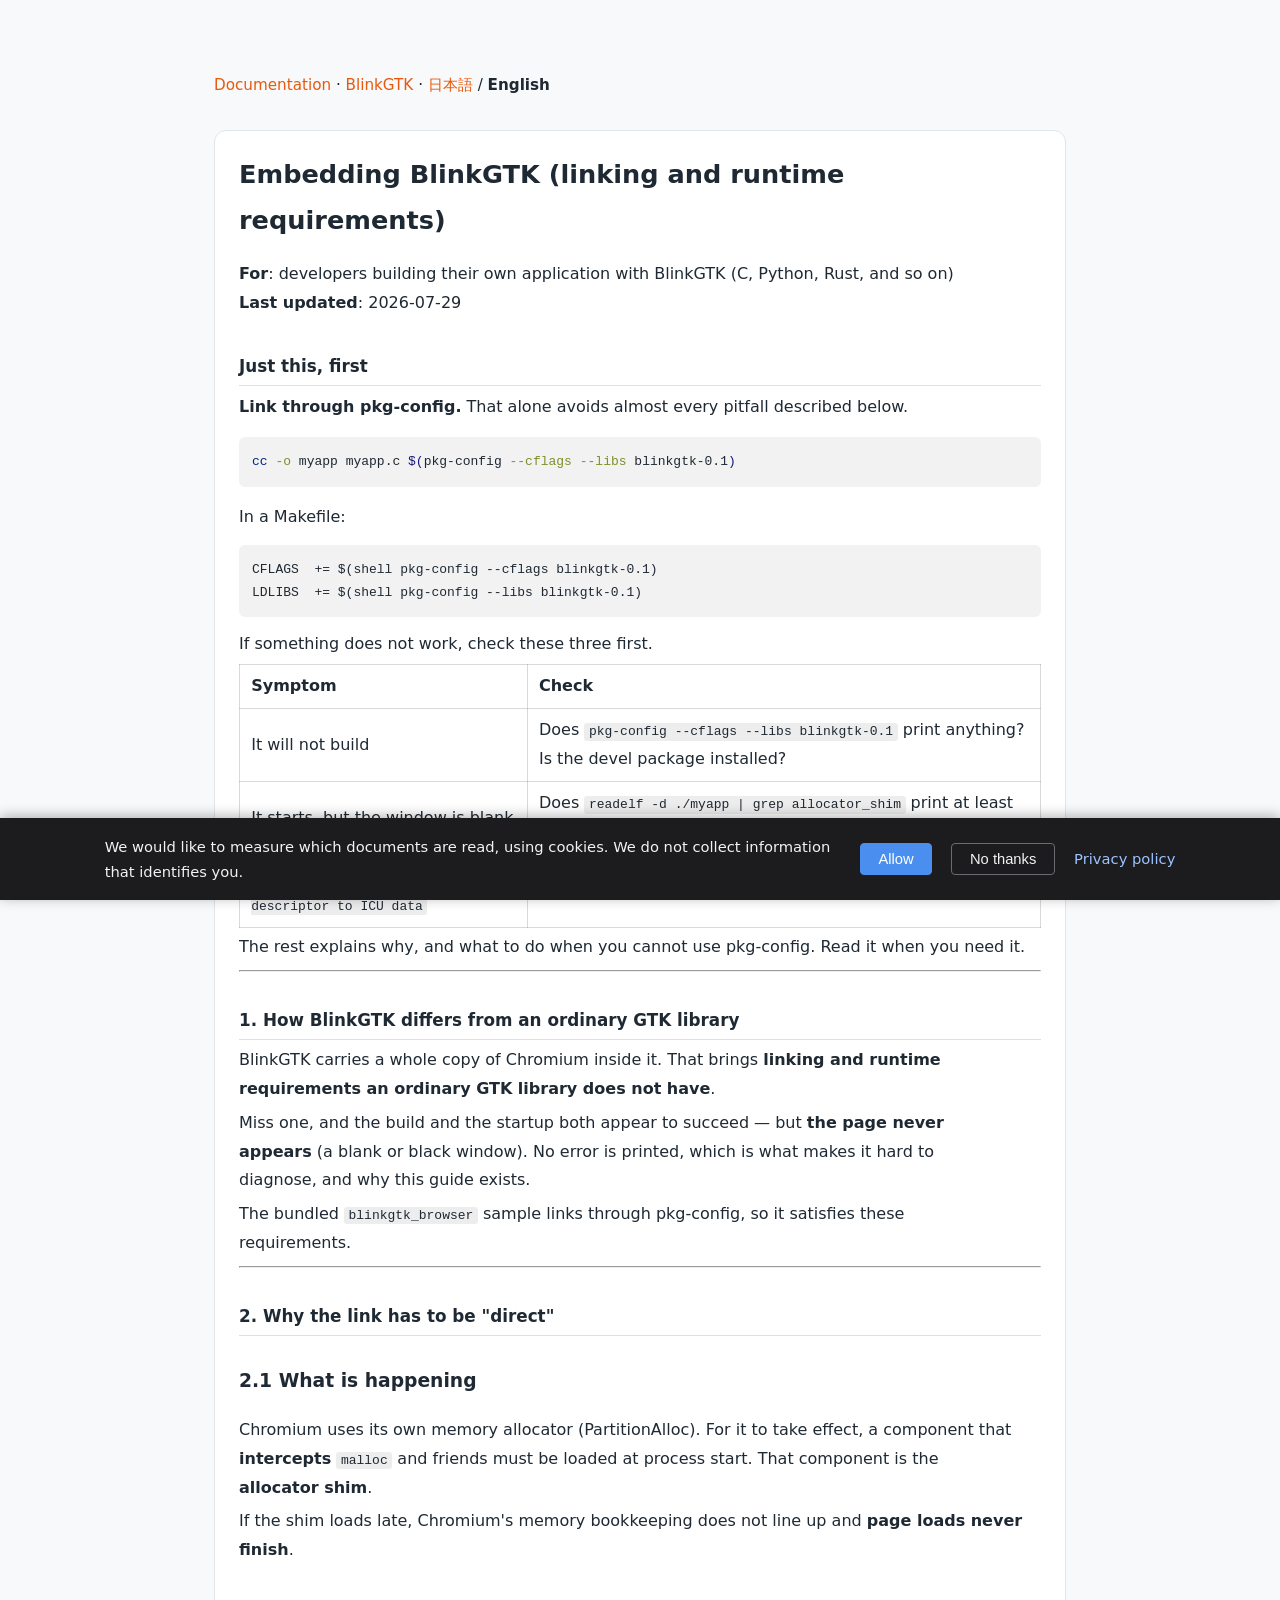
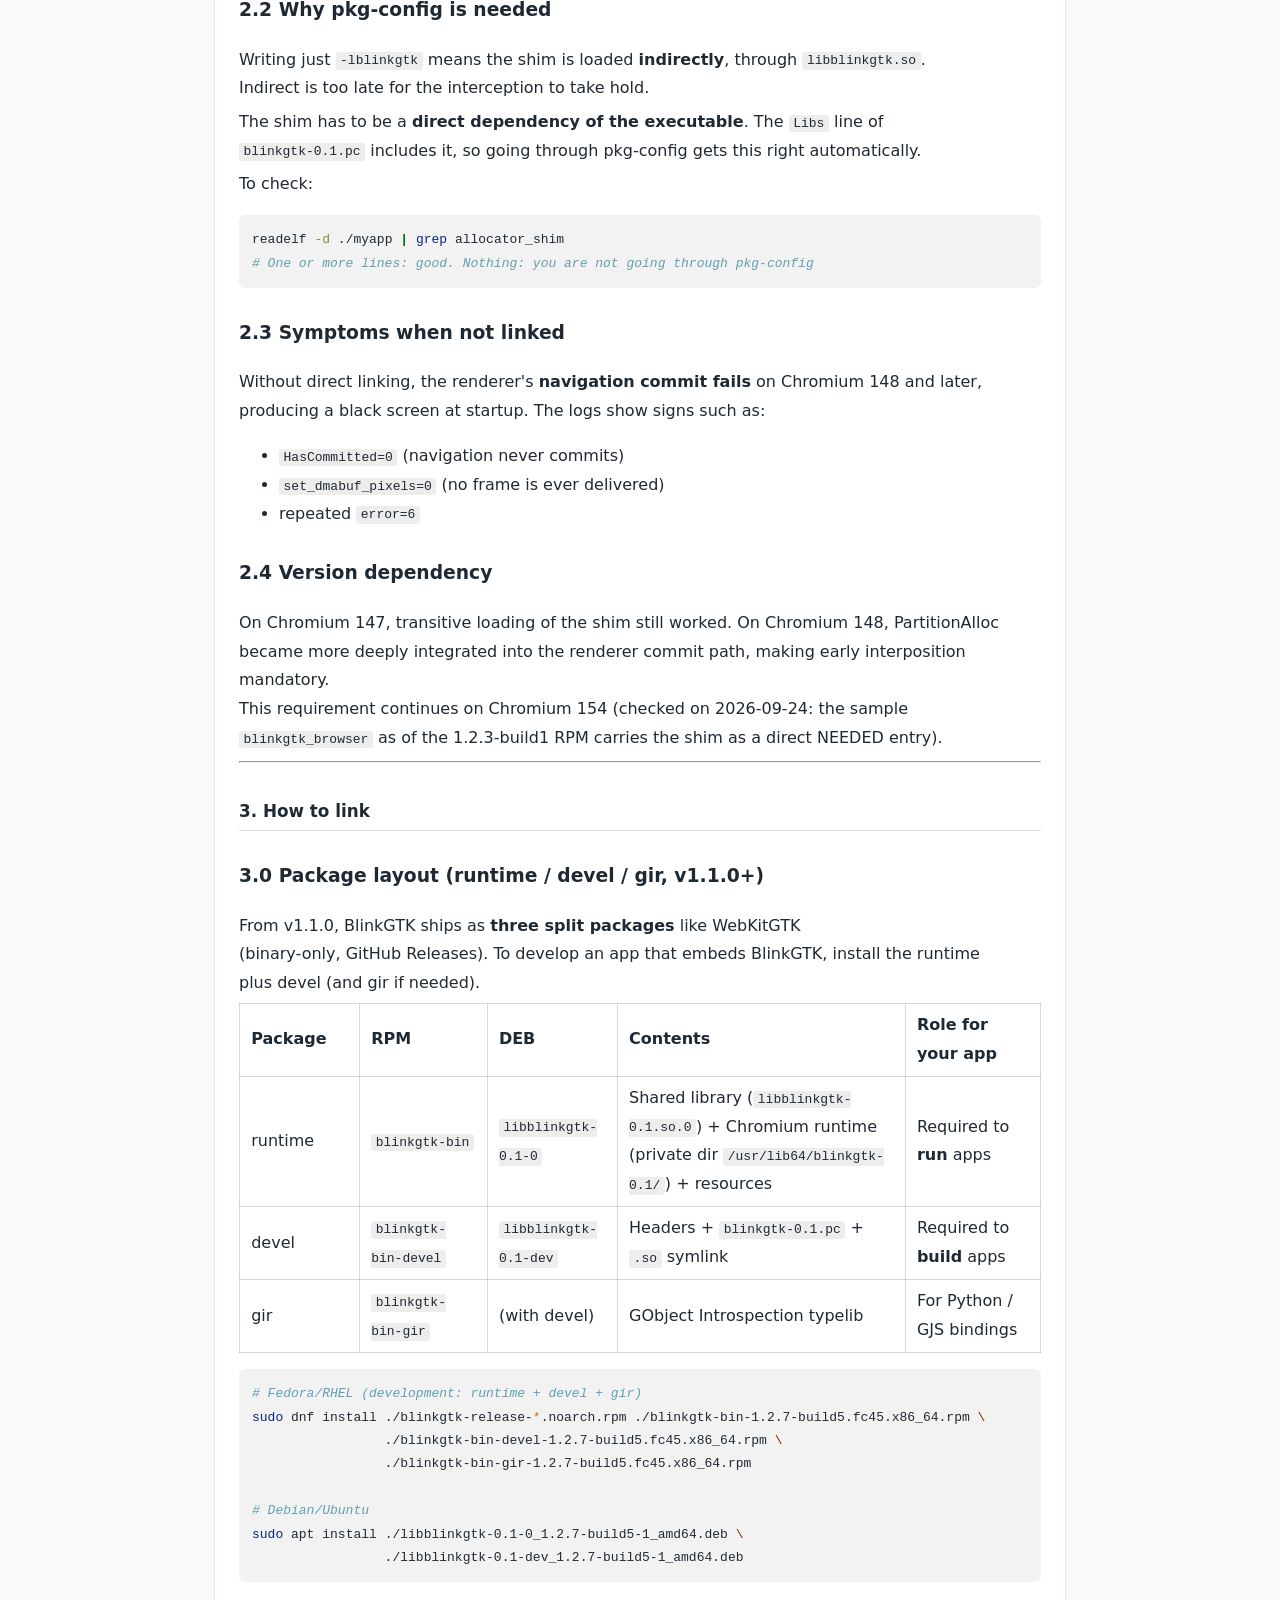
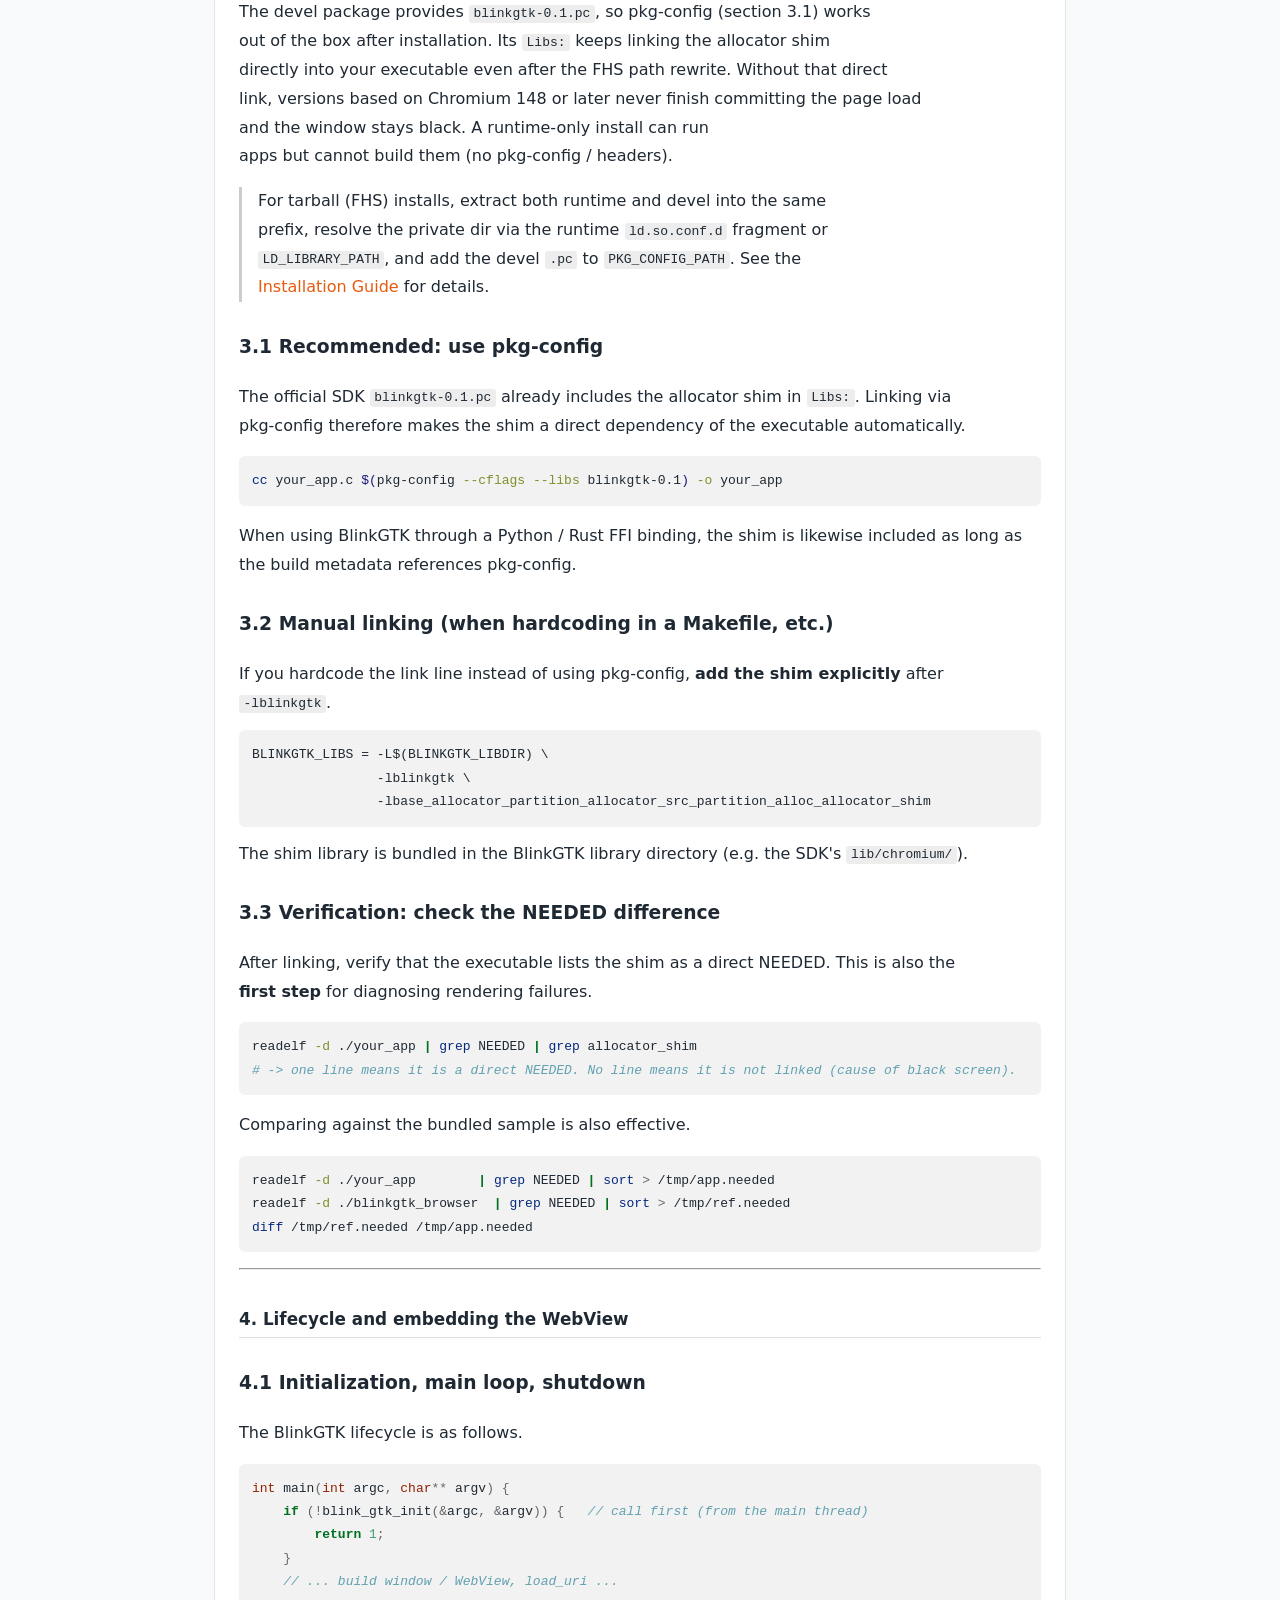
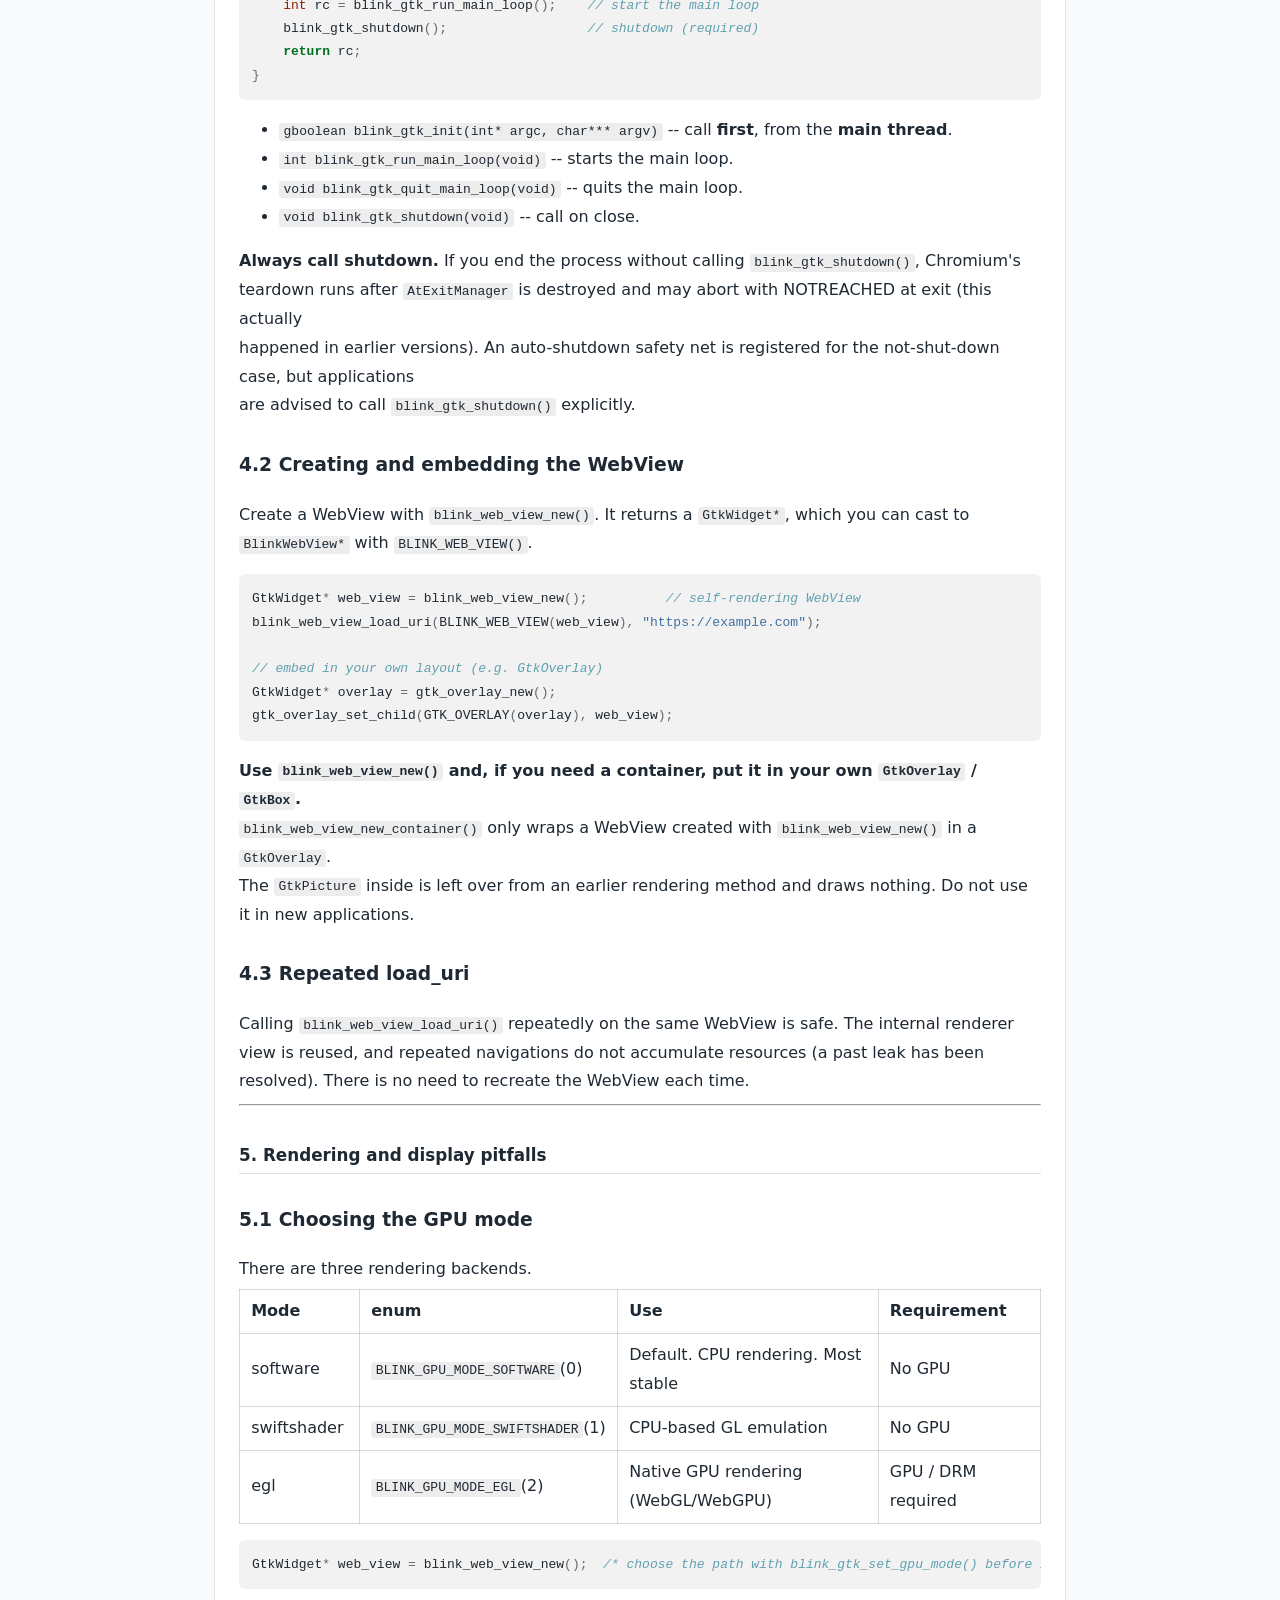
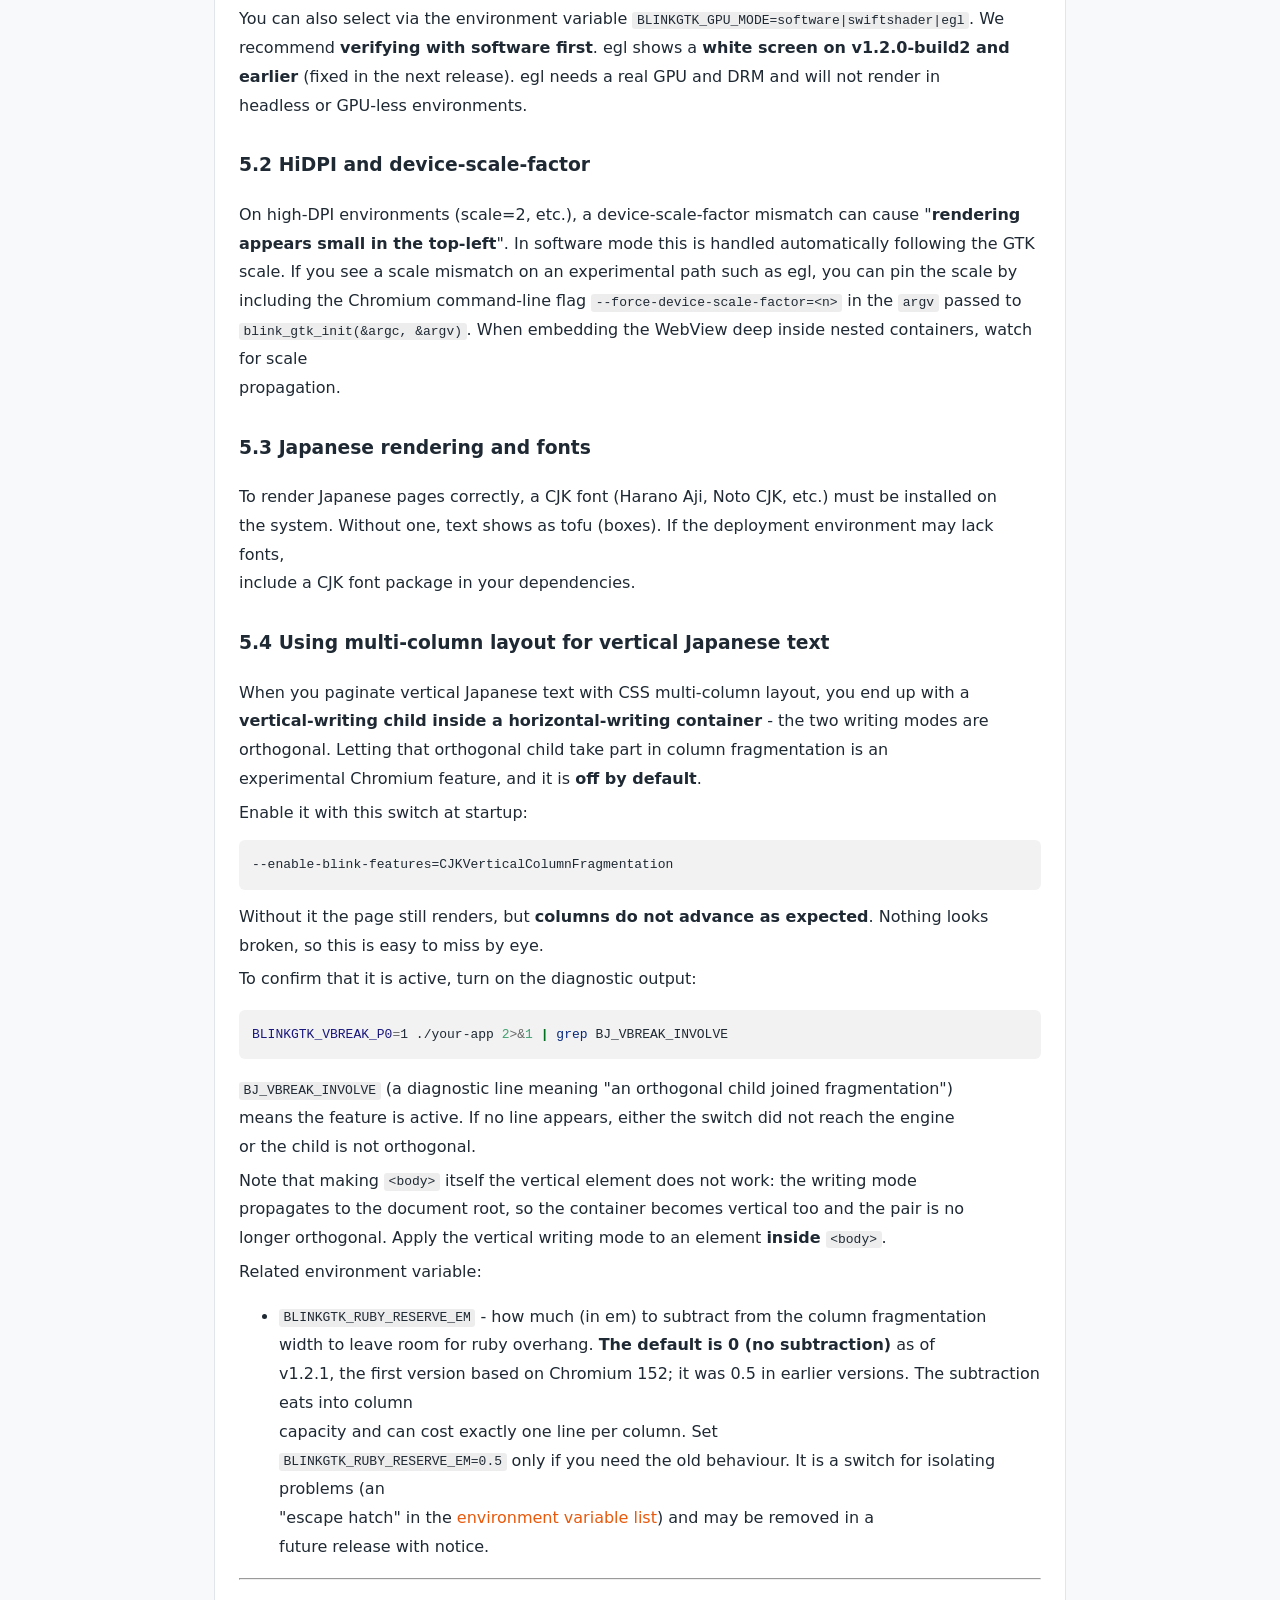
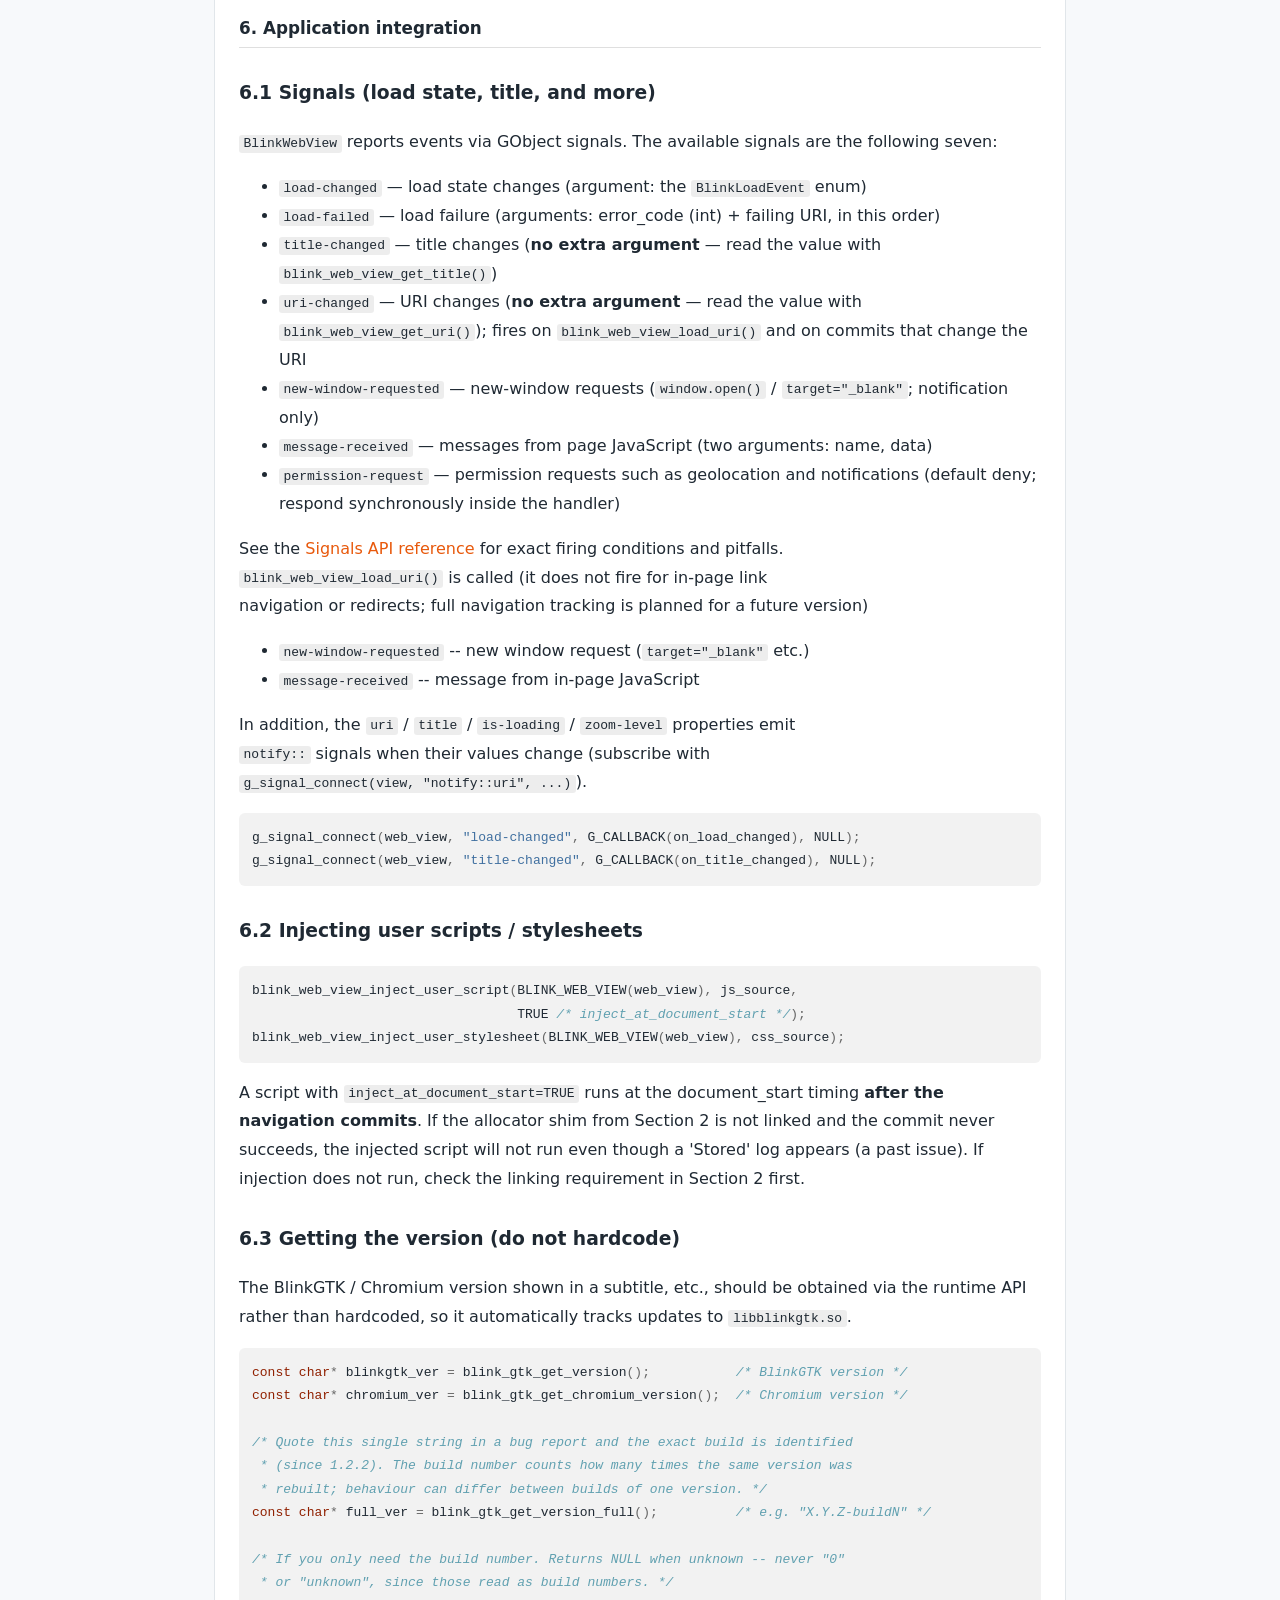
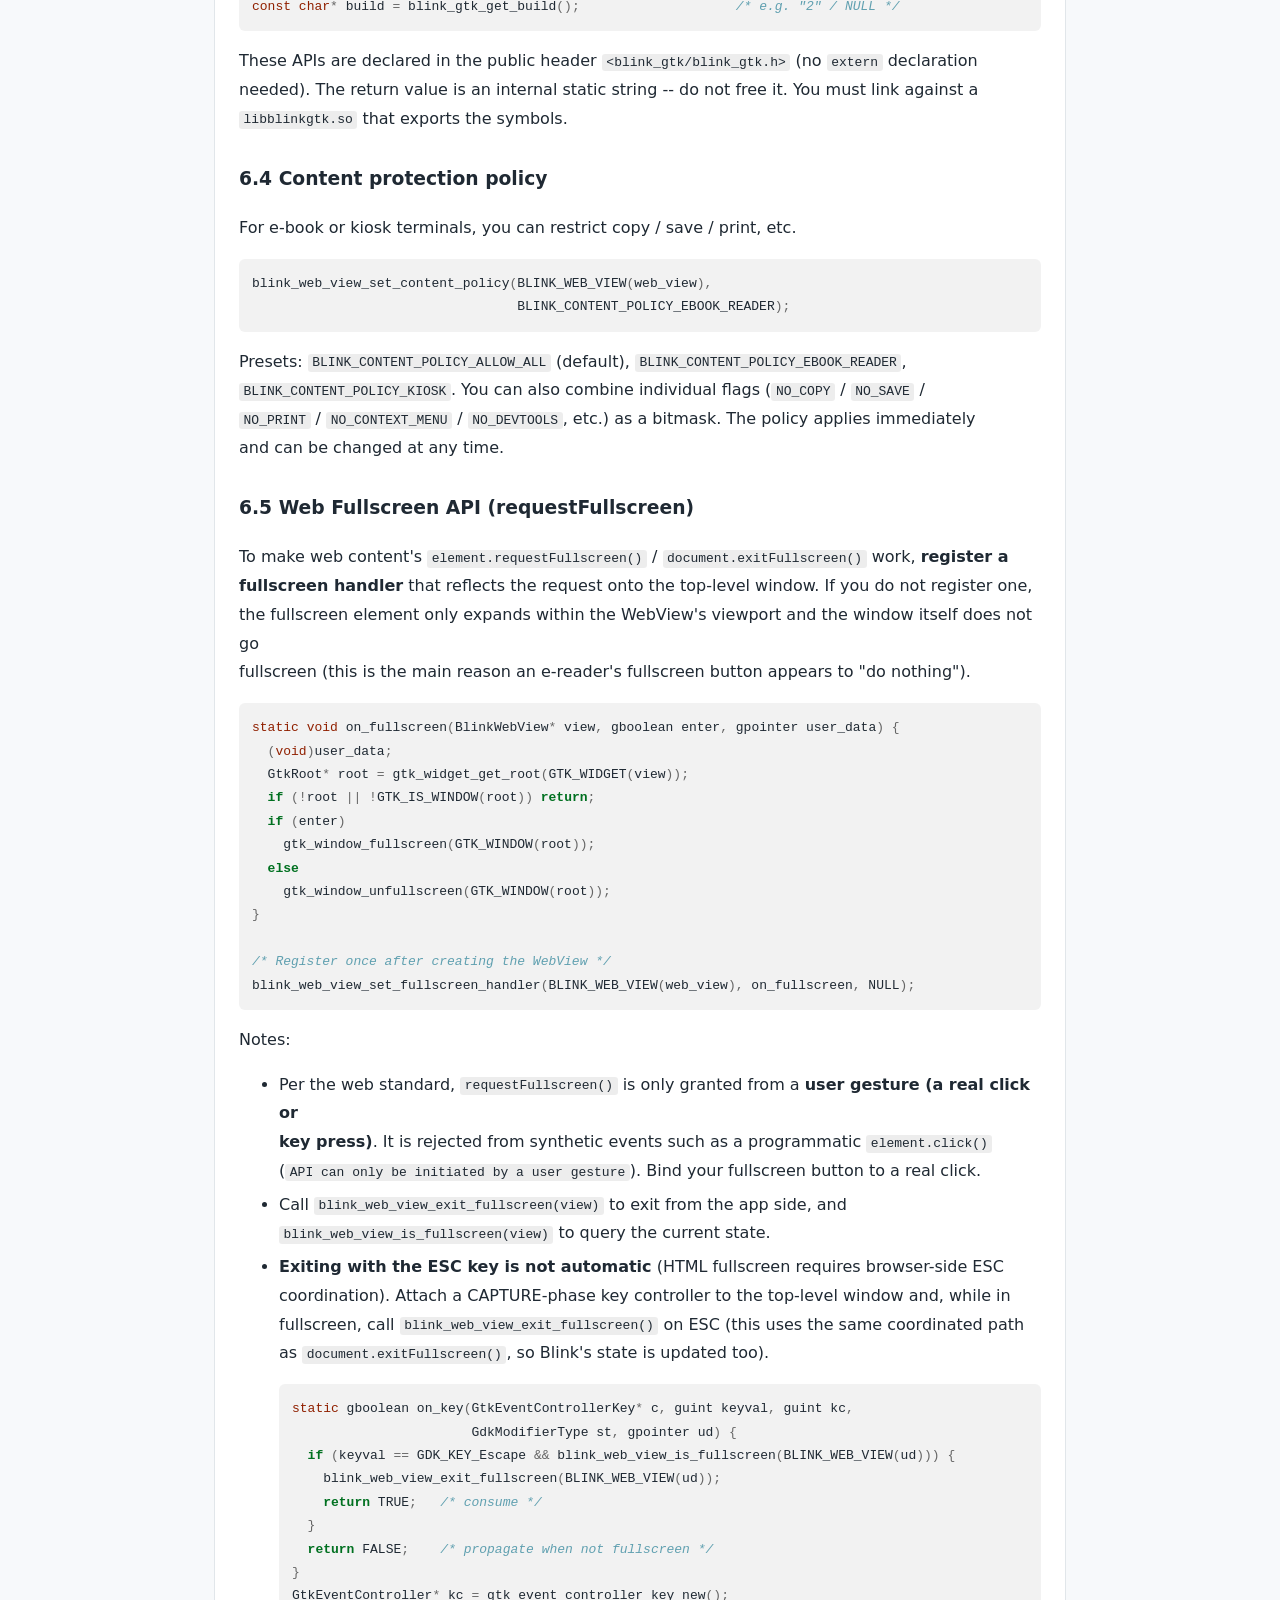
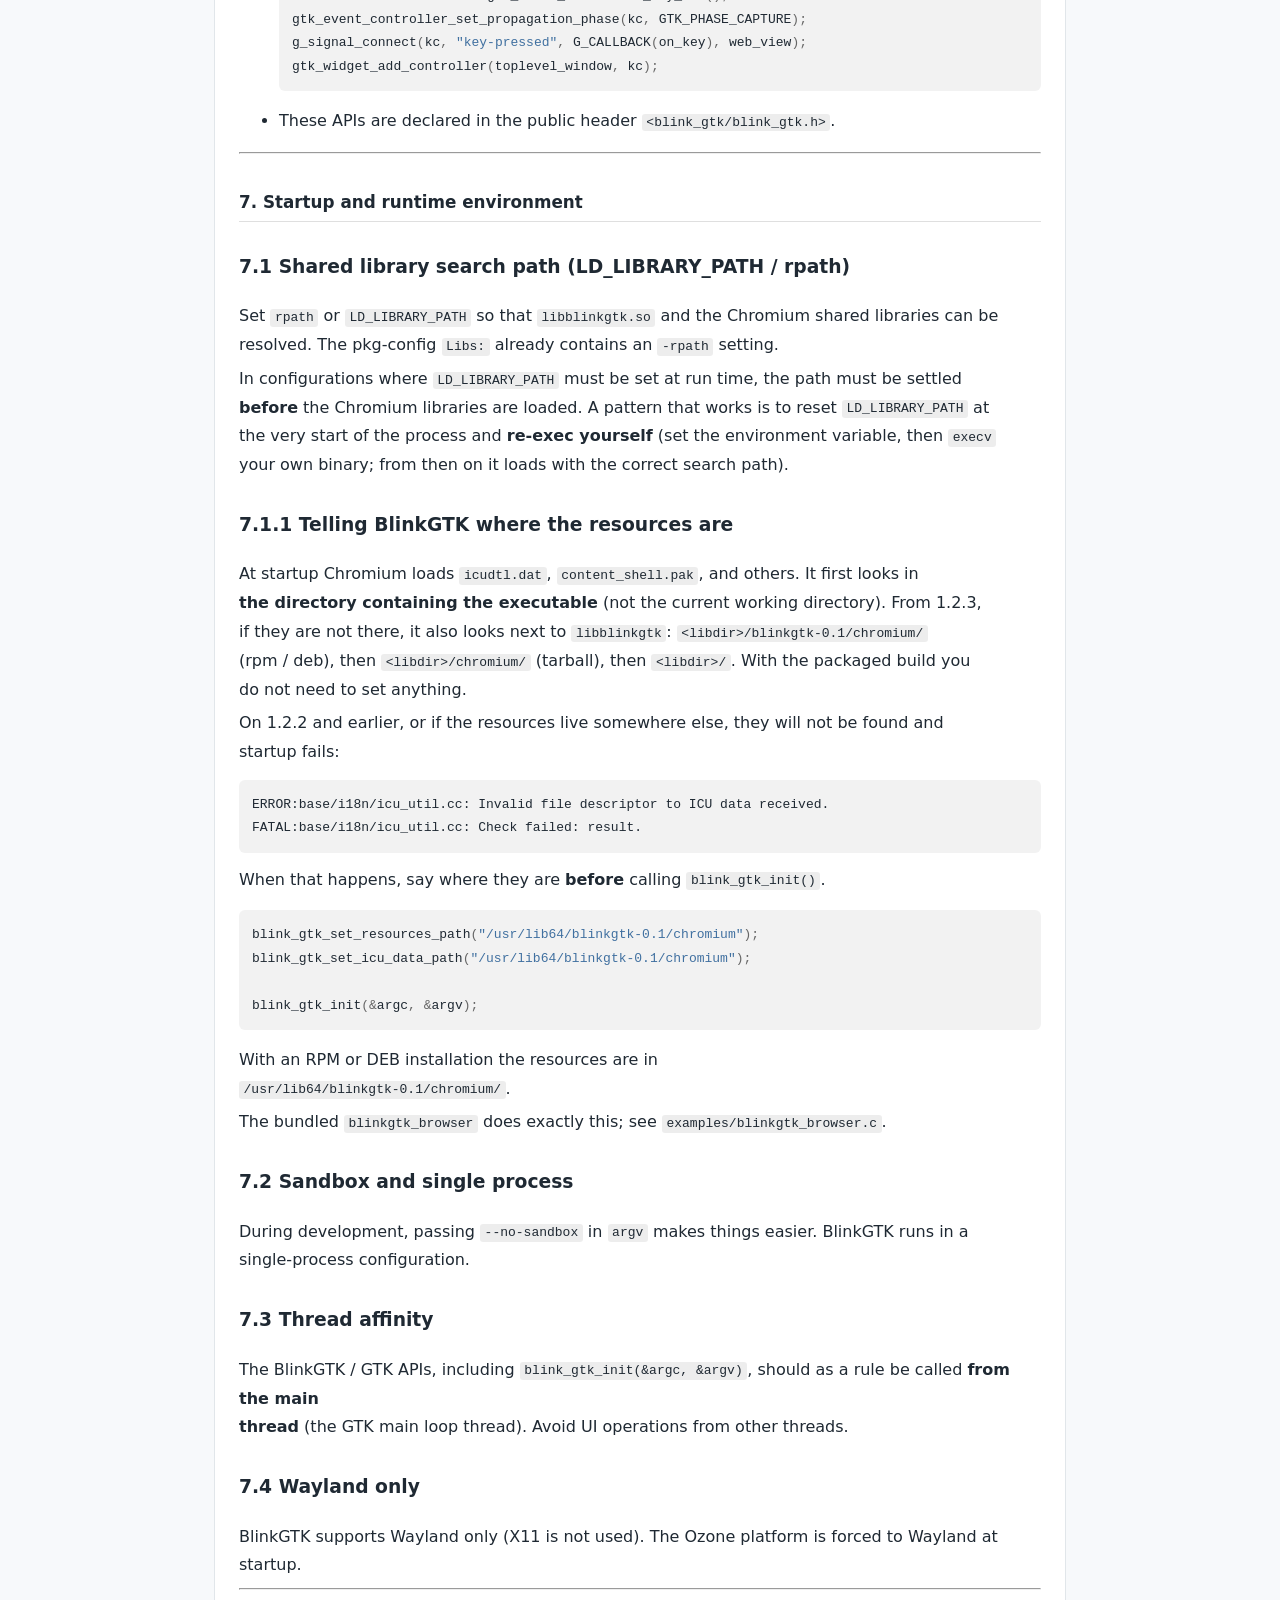
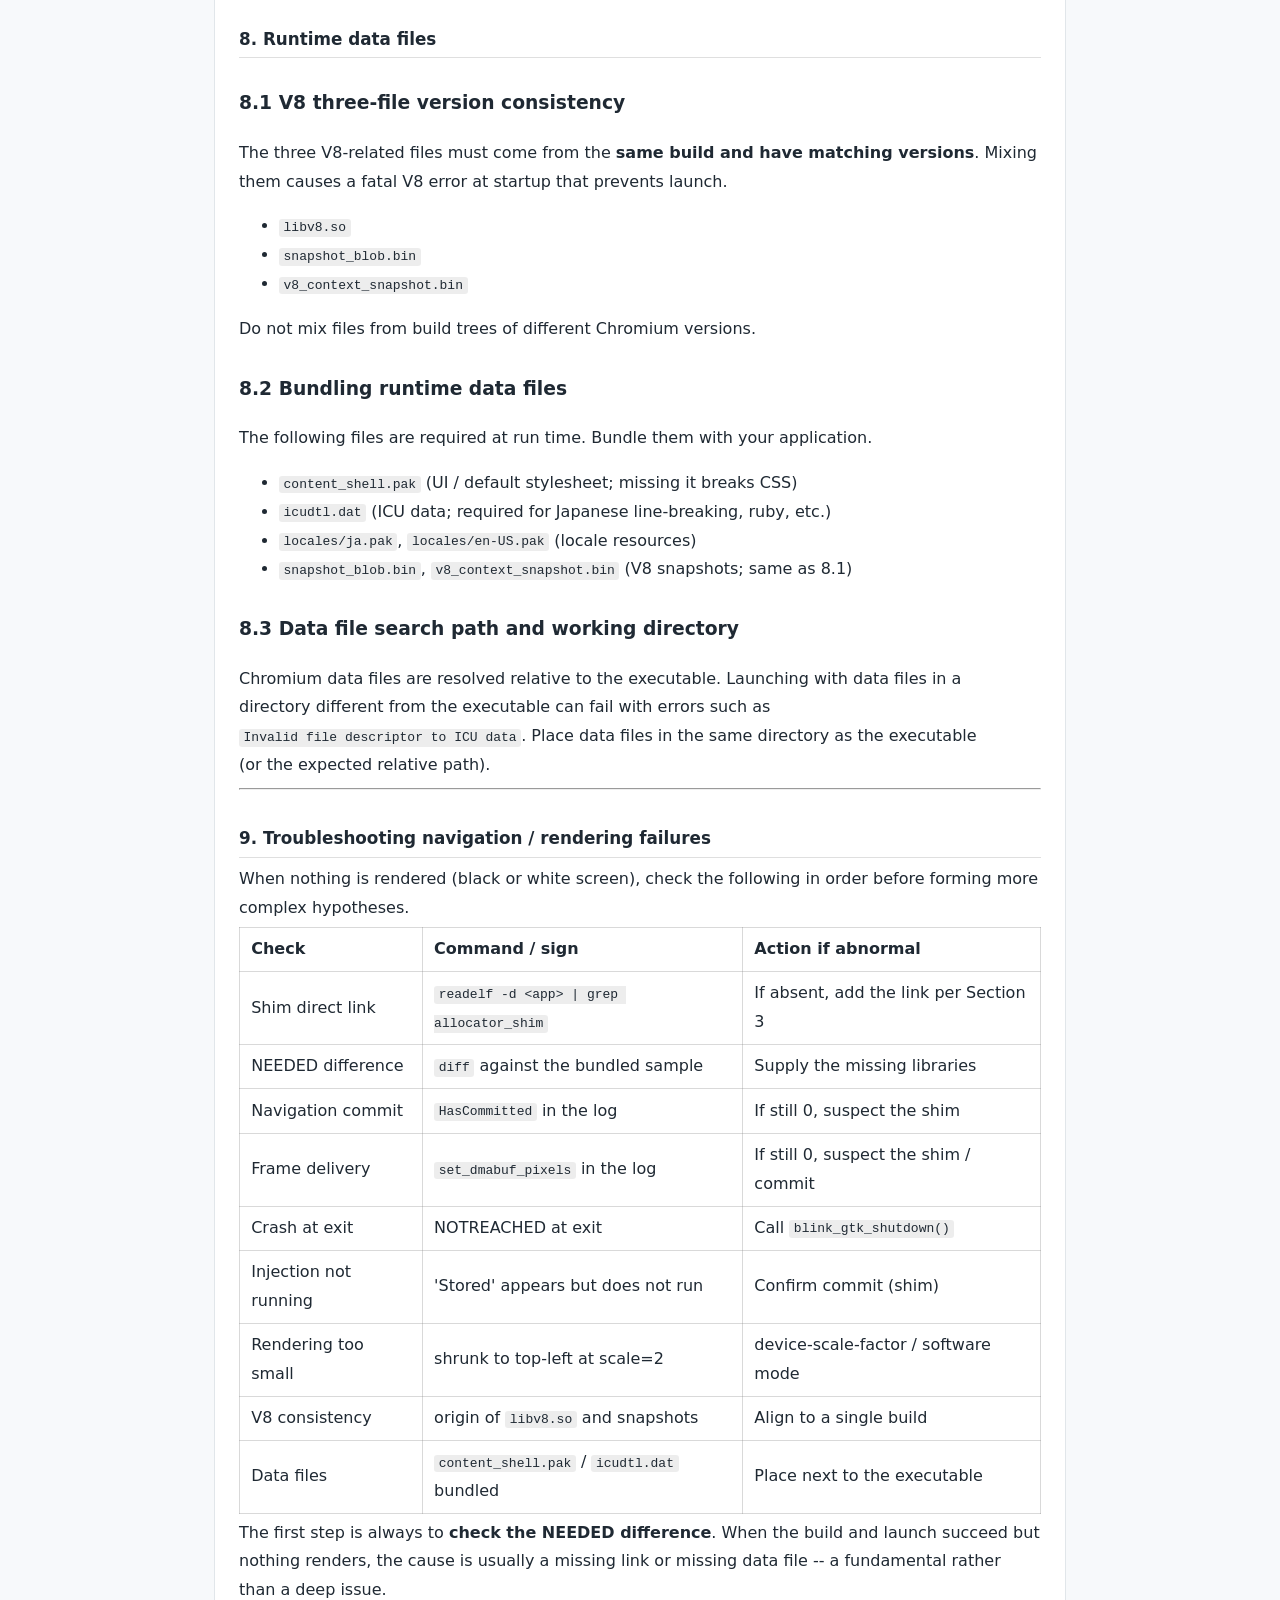
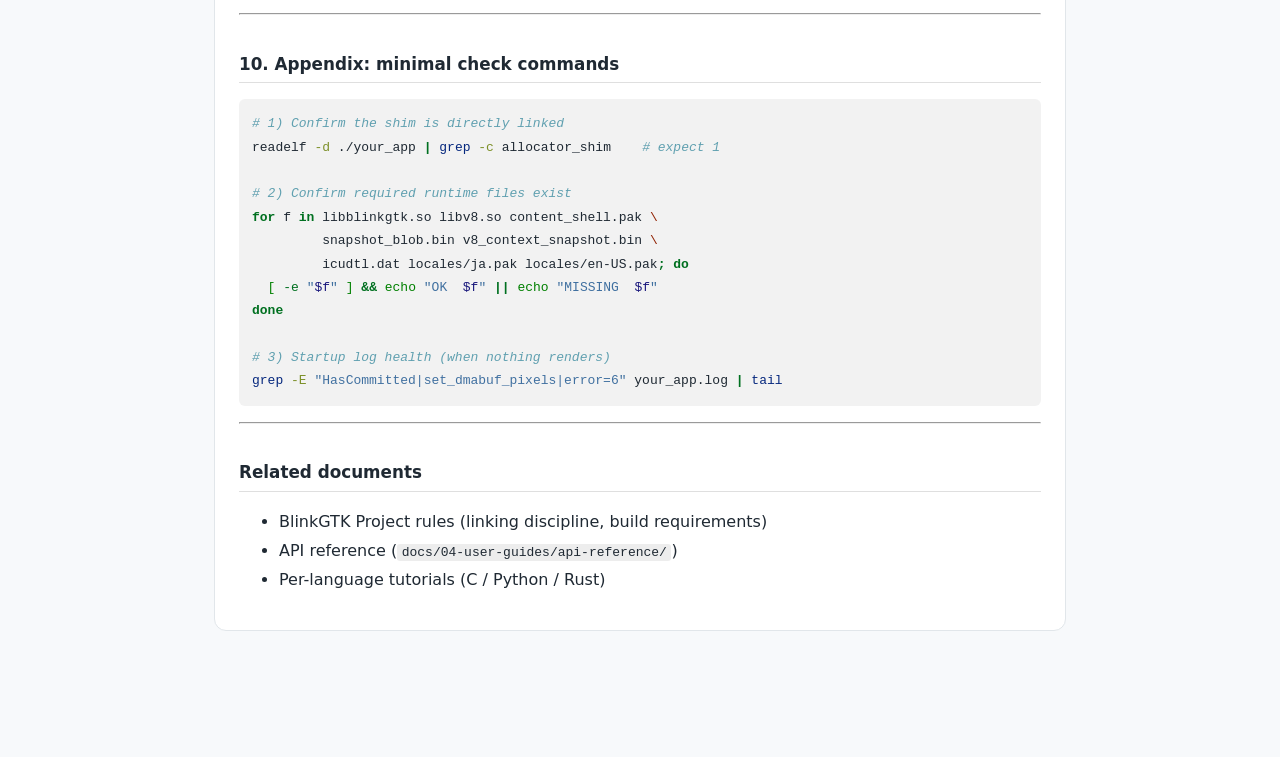
<file: docs/consumer-integration-guide-en.html>
<!DOCTYPE html>
<html lang="en">
<head>
  <meta charset="utf-8" />
  <meta name="generator" content="pandoc" />
  <meta name="viewport" content="width=device-width, initial-scale=1.0, user-scalable=yes" />
  <title>Embedding BlinkGTK (linking and runtime requirements) —
BlinkGTK</title>
  <style>
    code{white-space: pre-wrap;}
    span.smallcaps{font-variant: small-caps;}
    div.columns{display: flex; gap: min(4vw, 1.5em);}
    div.column{flex: auto; overflow-x: auto;}
    div.hanging-indent{margin-left: 1.5em; text-indent: -1.5em;}
    /* The extra [class] is a hack that increases specificity enough to
       override a similar rule in reveal.js */
    ul.task-list[class]{list-style: none;}
    ul.task-list li input[type="checkbox"] {
      font-size: inherit;
      width: 0.8em;
      margin: 0 0.8em 0.2em -1.6em;
      vertical-align: middle;
    }
    .display.math{display: block; text-align: center; margin: 0.5rem auto;}
    /* CSS for syntax highlighting */
    html { -webkit-text-size-adjust: 100%; }
    pre > code.sourceCode { white-space: pre; position: relative; }
    pre > code.sourceCode > span { display: inline-block; line-height: 1.25; }
    pre > code.sourceCode > span:empty { height: 1.2em; }
    .sourceCode { overflow: visible; }
    code.sourceCode > span { color: inherit; text-decoration: inherit; }
    div.sourceCode { margin: 1em 0; }
    pre.sourceCode { margin: 0; }
    @media screen {
    div.sourceCode { overflow: auto; }
    }
    @media print {
    pre > code.sourceCode { white-space: pre-wrap; }
    pre > code.sourceCode > span { text-indent: -5em; padding-left: 5em; }
    }
    pre.numberSource code
      { counter-reset: source-line 0; }
    pre.numberSource code > span
      { position: relative; left: -4em; counter-increment: source-line; }
    pre.numberSource code > span > a:first-child::before
      { content: counter(source-line);
        position: relative; left: -1em; text-align: right; vertical-align: baseline;
        border: none; display: inline-block;
        -webkit-touch-callout: none; -webkit-user-select: none;
        -khtml-user-select: none; -moz-user-select: none;
        -ms-user-select: none; user-select: none;
        padding: 0 4px; width: 4em;
        color: #aaaaaa;
      }
    pre.numberSource { margin-left: 3em; border-left: 1px solid #aaaaaa;  padding-left: 4px; }
    div.sourceCode
      {   }
    @media screen {
    pre > code.sourceCode > span > a:first-child::before { text-decoration: underline; }
    }
    code span.al { color: #ff0000; font-weight: bold; } /* Alert */
    code span.an { color: #60a0b0; font-weight: bold; font-style: italic; } /* Annotation */
    code span.at { color: #7d9029; } /* Attribute */
    code span.bn { color: #40a070; } /* BaseN */
    code span.bu { color: #008000; } /* BuiltIn */
    code span.cf { color: #007020; font-weight: bold; } /* ControlFlow */
    code span.ch { color: #4070a0; } /* Char */
    code span.cn { color: #880000; } /* Constant */
    code span.co { color: #60a0b0; font-style: italic; } /* Comment */
    code span.cv { color: #60a0b0; font-weight: bold; font-style: italic; } /* CommentVar */
    code span.do { color: #ba2121; font-style: italic; } /* Documentation */
    code span.dt { color: #902000; } /* DataType */
    code span.dv { color: #40a070; } /* DecVal */
    code span.er { color: #ff0000; font-weight: bold; } /* Error */
    code span.ex { } /* Extension */
    code span.fl { color: #40a070; } /* Float */
    code span.fu { color: #06287e; } /* Function */
    code span.im { color: #008000; font-weight: bold; } /* Import */
    code span.in { color: #60a0b0; font-weight: bold; font-style: italic; } /* Information */
    code span.kw { color: #007020; font-weight: bold; } /* Keyword */
    code span.op { color: #666666; } /* Operator */
    code span.ot { color: #007020; } /* Other */
    code span.pp { color: #bc7a00; } /* Preprocessor */
    code span.sc { color: #4070a0; } /* SpecialChar */
    code span.ss { color: #bb6688; } /* SpecialString */
    code span.st { color: #4070a0; } /* String */
    code span.va { color: #19177c; } /* Variable */
    code span.vs { color: #4070a0; } /* VerbatimString */
    code span.wa { color: #60a0b0; font-weight: bold; font-style: italic; } /* Warning */
  </style>
  <link rel="stylesheet" href="docs.css" />
<meta name="description" content="For: developers building their own application with BlinkGTK (C, Python, Rust, and so on) Last updated: 2026-07-29">
<link rel="canonical" href="https://blinkgtk.org/docs/consumer-integration-guide-en.html">
<meta property="og:type" content="article">
<meta property="og:title" content="Embedding BlinkGTK (linking and runtime requirements) — BlinkGTK">
<meta property="og:description" content="For: developers building their own application with BlinkGTK (C, Python, Rust, and so on) Last updated: 2026-07-29">
<meta property="og:url" content="https://blinkgtk.org/docs/consumer-integration-guide-en.html">
<meta property="og:site_name" content="BlinkGTK">
<meta property="og:image" content="https://blinkgtk.org/assets/gallery/g1-kusamakura-ch2-v4.png">
<meta name="twitter:card" content="summary_large_image">
<script src="/privacy-consent.js" defer></script>
<link rel="alternate" hreflang="ja" href="https://blinkgtk.org/docs/consumer-integration-guide-ja.html">
<link rel="alternate" hreflang="en" href="https://blinkgtk.org/docs/consumer-integration-guide-en.html">
<link rel="alternate" hreflang="x-default" href="https://blinkgtk.org/docs/consumer-integration-guide-en.html">
</head>
<body>
<div class="wrap"><div class="navbar">
  <a href="index.html">Documentation</a> ·
  <a href="../index.html">BlinkGTK</a> ·
  <span class="langsw"><a href="consumer-integration-guide-ja.html" hreflang="ja" lang="ja">日本語</a> / <strong>English</strong></span>
</div><div class="card doc">
<h1 id="embedding-blinkgtk-linking-and-runtime-requirements">Embedding
BlinkGTK (linking and runtime requirements)</h1>
<p><strong>For</strong>: developers building their own application with
BlinkGTK (C, Python, Rust, and so on)<br />
<strong>Last updated</strong>: 2026-07-29</p>
<h2 id="just-this-first">Just this, first</h2>
<p><strong>Link through pkg-config.</strong> That alone avoids almost
every pitfall described below.</p>
<div class="sourceCode" id="cb1"><pre class="sourceCode sh"><code class="sourceCode bash"><span id="cb1-1"><a href="#cb1-1" aria-hidden="true" tabindex="-1"></a><span class="fu">cc</span> <span class="at">-o</span> myapp myapp.c <span class="va">$(</span><span class="ex">pkg-config</span> <span class="at">--cflags</span> <span class="at">--libs</span> blinkgtk-0.1<span class="va">)</span></span></code></pre></div>
<p>In a Makefile:</p>
<pre class="make"><code>CFLAGS  += $(shell pkg-config --cflags blinkgtk-0.1)
LDLIBS  += $(shell pkg-config --libs blinkgtk-0.1)</code></pre>
<p>If something does not work, check these three first.</p>
<table>
<thead>
<tr>
<th>Symptom</th>
<th>Check</th>
</tr>
</thead>
<tbody>
<tr>
<td>It will not build</td>
<td>Does <code>pkg-config --cflags --libs blinkgtk-0.1</code> print
anything? Is the devel package installed?</td>
</tr>
<tr>
<td>It starts, but the window is blank</td>
<td>Does <code>readelf -d ./myapp | grep allocator_shim</code> print at
least one line? (chapter 2)</td>
</tr>
<tr>
<td>It dies with <code>Invalid file descriptor to ICU data</code></td>
<td>Where the resources are (chapter 3)</td>
</tr>
</tbody>
</table>
<p>The rest explains why, and what to do when you cannot use pkg-config.
Read it when you need it.</p>
<hr />
<h2 id="1-how-blinkgtk-differs-from-an-ordinary-gtk-library">1. How
BlinkGTK differs from an ordinary GTK library</h2>
<p>BlinkGTK carries a whole copy of Chromium inside it. That brings
<strong>linking and runtime<br />
requirements an ordinary GTK library does not have</strong>.</p>
<p>Miss one, and the build and the startup both appear to succeed — but
<strong>the page never<br />
appears</strong> (a blank or black window). No error is printed, which
is what makes it hard to<br />
diagnose, and why this guide exists.</p>
<p>The bundled <code>blinkgtk_browser</code> sample links through
pkg-config, so it satisfies these<br />
requirements.</p>
<hr />
<h2 id="2-why-the-link-has-to-be-direct">2. Why the link has to be
"direct"</h2>
<h3 id="21-what-is-happening">2.1 What is happening</h3>
<p>Chromium uses its own memory allocator (PartitionAlloc). For it to
take effect, a component that<br />
<strong>intercepts</strong> <code>malloc</code> and friends must be
loaded at process start. That component is the<br />
<strong>allocator shim</strong>.</p>
<p>If the shim loads late, Chromium's memory bookkeeping does not line
up and <strong>page loads never<br />
finish</strong>.</p>
<h3 id="22-why-pkg-config-is-needed">2.2 Why pkg-config is needed</h3>
<p>Writing just <code>-lblinkgtk</code> means the shim is loaded
<strong>indirectly</strong>, through <code>libblinkgtk.so</code>.<br />
Indirect is too late for the interception to take hold.</p>
<p>The shim has to be a <strong>direct dependency of the
executable</strong>. The <code>Libs</code> line of<br />
<code>blinkgtk-0.1.pc</code> includes it, so going through pkg-config
gets this right automatically.</p>
<p>To check:</p>
<div class="sourceCode" id="cb3"><pre class="sourceCode sh"><code class="sourceCode bash"><span id="cb3-1"><a href="#cb3-1" aria-hidden="true" tabindex="-1"></a><span class="ex">readelf</span> <span class="at">-d</span> ./myapp <span class="kw">|</span> <span class="fu">grep</span> allocator_shim</span>
<span id="cb3-2"><a href="#cb3-2" aria-hidden="true" tabindex="-1"></a><span class="co"># One or more lines: good. Nothing: you are not going through pkg-config</span></span></code></pre></div>
<h3 id="23-symptoms-when-not-linked">2.3 Symptoms when not linked</h3>
<p>Without direct linking, the renderer's <strong>navigation commit
fails</strong> on Chromium 148 and later,<br />
producing a black screen at startup. The logs show signs such as:</p>
<ul>
<li><code>HasCommitted=0</code> (navigation never commits)</li>
<li><code>set_dmabuf_pixels=0</code> (no frame is ever delivered)</li>
<li>repeated <code>error=6</code></li>
</ul>
<h3 id="24-version-dependency">2.4 Version dependency</h3>
<p>On Chromium 147, transitive loading of the shim still worked. On
Chromium 148, PartitionAlloc<br />
became more deeply integrated into the renderer commit path, making
early interposition mandatory.<br />
This requirement continues on Chromium 154 (checked on 2026-09-24: the
sample <code>blinkgtk_browser</code> as of the 1.2.3-build1 RPM carries
the shim as a direct NEEDED entry).</p>
<hr />
<h2 id="3-how-to-link">3. How to link</h2>
<h3 id="30-package-layout-runtime--devel--gir-v110">3.0 Package layout
(runtime / devel / gir, v1.1.0+)</h3>
<p>From v1.1.0, BlinkGTK ships as <strong>three split packages</strong>
like WebKitGTK<br />
(binary-only, GitHub Releases). To develop an app that embeds BlinkGTK,
install the runtime<br />
plus devel (and gir if needed).</p>
<table>
<thead>
<tr>
<th>Package</th>
<th>RPM</th>
<th>DEB</th>
<th>Contents</th>
<th>Role for your app</th>
</tr>
</thead>
<tbody>
<tr>
<td>runtime</td>
<td><code>blinkgtk-bin</code></td>
<td><code>libblinkgtk-0.1-0</code></td>
<td>Shared library (<code>libblinkgtk-0.1.so.0</code>) + Chromium
runtime (private dir <code>/usr/lib64/blinkgtk-0.1/</code>) +
resources</td>
<td>Required to <strong>run</strong> apps</td>
</tr>
<tr>
<td>devel</td>
<td><code>blinkgtk-bin-devel</code></td>
<td><code>libblinkgtk-0.1-dev</code></td>
<td>Headers + <code>blinkgtk-0.1.pc</code> + <code>.so</code>
symlink</td>
<td>Required to <strong>build</strong> apps</td>
</tr>
<tr>
<td>gir</td>
<td><code>blinkgtk-bin-gir</code></td>
<td>(with devel)</td>
<td>GObject Introspection typelib</td>
<td>For Python / GJS bindings</td>
</tr>
</tbody>
</table>
<div class="sourceCode" id="cb4"><pre class="sourceCode sh"><code class="sourceCode bash"><span id="cb4-1"><a href="#cb4-1" aria-hidden="true" tabindex="-1"></a><span class="co"># Fedora/RHEL (development: runtime + devel + gir)</span></span>
<span id="cb4-2"><a href="#cb4-2" aria-hidden="true" tabindex="-1"></a><span class="fu">sudo</span> dnf install ./blinkgtk-release-<span class="pp">*</span>.noarch.rpm ./blinkgtk-bin-1.2.7-build5.fc45.x86_64.rpm <span class="dt">\</span></span>
<span id="cb4-3"><a href="#cb4-3" aria-hidden="true" tabindex="-1"></a>                 ./blinkgtk-bin-devel-1.2.7-build5.fc45.x86_64.rpm <span class="dt">\</span></span>
<span id="cb4-4"><a href="#cb4-4" aria-hidden="true" tabindex="-1"></a>                 ./blinkgtk-bin-gir-1.2.7-build5.fc45.x86_64.rpm</span>
<span id="cb4-5"><a href="#cb4-5" aria-hidden="true" tabindex="-1"></a></span>
<span id="cb4-6"><a href="#cb4-6" aria-hidden="true" tabindex="-1"></a><span class="co"># Debian/Ubuntu</span></span>
<span id="cb4-7"><a href="#cb4-7" aria-hidden="true" tabindex="-1"></a><span class="fu">sudo</span> apt install ./libblinkgtk-0.1-0_1.2.7-build5-1_amd64.deb <span class="dt">\</span></span>
<span id="cb4-8"><a href="#cb4-8" aria-hidden="true" tabindex="-1"></a>                 ./libblinkgtk-0.1-dev_1.2.7-build5-1_amd64.deb</span></code></pre></div>
<p>The devel package provides <code>blinkgtk-0.1.pc</code>, so
pkg-config (section 3.1) works<br />
out of the box after installation. Its <code>Libs:</code> keeps linking
the allocator shim<br />
directly into your executable even after the FHS path rewrite. Without
that direct<br />
link, versions based on Chromium 148 or later never finish committing
the page load<br />
and the window stays black. A runtime-only install can run<br />
apps but cannot build them (no pkg-config / headers).</p>
<blockquote>
<p>For tarball (FHS) installs, extract both runtime and devel into the
same<br />
prefix, resolve the private dir via the runtime
<code>ld.so.conf.d</code> fragment or<br />
<code>LD_LIBRARY_PATH</code>, and add the devel <code>.pc</code> to
<code>PKG_CONFIG_PATH</code>. See the<br />
<a href="./installation/INSTALLATION-en.html">Installation Guide</a> for
details.</p>
</blockquote>
<h3 id="31-recommended-use-pkg-config">3.1 Recommended: use
pkg-config</h3>
<p>The official SDK <code>blinkgtk-0.1.pc</code> already includes the
allocator shim in <code>Libs:</code>. Linking via<br />
pkg-config therefore makes the shim a direct dependency of the
executable automatically.</p>
<div class="sourceCode" id="cb5"><pre class="sourceCode sh"><code class="sourceCode bash"><span id="cb5-1"><a href="#cb5-1" aria-hidden="true" tabindex="-1"></a><span class="fu">cc</span> your_app.c <span class="va">$(</span><span class="ex">pkg-config</span> <span class="at">--cflags</span> <span class="at">--libs</span> blinkgtk-0.1<span class="va">)</span> <span class="at">-o</span> your_app</span></code></pre></div>
<p>When using BlinkGTK through a Python / Rust FFI binding, the shim is
likewise included as long as<br />
the build metadata references pkg-config.</p>
<h3 id="32-manual-linking-when-hardcoding-in-a-makefile-etc">3.2 Manual
linking (when hardcoding in a Makefile, etc.)</h3>
<p>If you hardcode the link line instead of using pkg-config,
<strong>add the shim explicitly</strong> after<br />
<code>-lblinkgtk</code>.</p>
<pre class="make"><code>BLINKGTK_LIBS = -L$(BLINKGTK_LIBDIR) \
                -lblinkgtk \
                -lbase_allocator_partition_allocator_src_partition_alloc_allocator_shim</code></pre>
<p>The shim library is bundled in the BlinkGTK library directory (e.g.
the SDK's <code>lib/chromium/</code>).</p>
<h3 id="33-verification-check-the-needed-difference">3.3 Verification:
check the NEEDED difference</h3>
<p>After linking, verify that the executable lists the shim as a direct
NEEDED. This is also the<br />
<strong>first step</strong> for diagnosing rendering failures.</p>
<div class="sourceCode" id="cb7"><pre class="sourceCode sh"><code class="sourceCode bash"><span id="cb7-1"><a href="#cb7-1" aria-hidden="true" tabindex="-1"></a><span class="ex">readelf</span> <span class="at">-d</span> ./your_app <span class="kw">|</span> <span class="fu">grep</span> NEEDED <span class="kw">|</span> <span class="fu">grep</span> allocator_shim</span>
<span id="cb7-2"><a href="#cb7-2" aria-hidden="true" tabindex="-1"></a><span class="co"># -&gt; one line means it is a direct NEEDED. No line means it is not linked (cause of black screen).</span></span></code></pre></div>
<p>Comparing against the bundled sample is also effective.</p>
<div class="sourceCode" id="cb8"><pre class="sourceCode sh"><code class="sourceCode bash"><span id="cb8-1"><a href="#cb8-1" aria-hidden="true" tabindex="-1"></a><span class="ex">readelf</span> <span class="at">-d</span> ./your_app        <span class="kw">|</span> <span class="fu">grep</span> NEEDED <span class="kw">|</span> <span class="fu">sort</span> <span class="op">&gt;</span> /tmp/app.needed</span>
<span id="cb8-2"><a href="#cb8-2" aria-hidden="true" tabindex="-1"></a><span class="ex">readelf</span> <span class="at">-d</span> ./blinkgtk_browser  <span class="kw">|</span> <span class="fu">grep</span> NEEDED <span class="kw">|</span> <span class="fu">sort</span> <span class="op">&gt;</span> /tmp/ref.needed</span>
<span id="cb8-3"><a href="#cb8-3" aria-hidden="true" tabindex="-1"></a><span class="fu">diff</span> /tmp/ref.needed /tmp/app.needed</span></code></pre></div>
<hr />
<h2 id="4-lifecycle-and-embedding-the-webview">4. Lifecycle and
embedding the WebView</h2>
<h3 id="41-initialization-main-loop-shutdown">4.1 Initialization, main
loop, shutdown</h3>
<p>The BlinkGTK lifecycle is as follows.</p>
<div class="sourceCode" id="cb9"><pre class="sourceCode c"><code class="sourceCode c"><span id="cb9-1"><a href="#cb9-1" aria-hidden="true" tabindex="-1"></a><span class="dt">int</span> main<span class="op">(</span><span class="dt">int</span> argc<span class="op">,</span> <span class="dt">char</span><span class="op">**</span> argv<span class="op">)</span> <span class="op">{</span></span>
<span id="cb9-2"><a href="#cb9-2" aria-hidden="true" tabindex="-1"></a>    <span class="cf">if</span> <span class="op">(!</span>blink_gtk_init<span class="op">(&amp;</span>argc<span class="op">,</span> <span class="op">&amp;</span>argv<span class="op">))</span> <span class="op">{</span>   <span class="co">// call first (from the main thread)</span></span>
<span id="cb9-3"><a href="#cb9-3" aria-hidden="true" tabindex="-1"></a>        <span class="cf">return</span> <span class="dv">1</span><span class="op">;</span></span>
<span id="cb9-4"><a href="#cb9-4" aria-hidden="true" tabindex="-1"></a>    <span class="op">}</span></span>
<span id="cb9-5"><a href="#cb9-5" aria-hidden="true" tabindex="-1"></a>    <span class="co">// ... build window / WebView, load_uri ...</span></span>
<span id="cb9-6"><a href="#cb9-6" aria-hidden="true" tabindex="-1"></a>    <span class="dt">int</span> rc <span class="op">=</span> blink_gtk_run_main_loop<span class="op">();</span>    <span class="co">// start the main loop</span></span>
<span id="cb9-7"><a href="#cb9-7" aria-hidden="true" tabindex="-1"></a>    blink_gtk_shutdown<span class="op">();</span>                  <span class="co">// shutdown (required)</span></span>
<span id="cb9-8"><a href="#cb9-8" aria-hidden="true" tabindex="-1"></a>    <span class="cf">return</span> rc<span class="op">;</span></span>
<span id="cb9-9"><a href="#cb9-9" aria-hidden="true" tabindex="-1"></a><span class="op">}</span></span></code></pre></div>
<ul>
<li><code>gboolean blink_gtk_init(int* argc, char*** argv)</code> --
call <strong>first</strong>, from the <strong>main thread</strong>.</li>
<li><code>int blink_gtk_run_main_loop(void)</code> -- starts the main
loop.</li>
<li><code>void blink_gtk_quit_main_loop(void)</code> -- quits the main
loop.</li>
<li><code>void blink_gtk_shutdown(void)</code> -- call on close.</li>
</ul>
<p><strong>Always call shutdown.</strong> If you end the process without
calling <code>blink_gtk_shutdown()</code>, Chromium's<br />
teardown runs after <code>AtExitManager</code> is destroyed and may
abort with NOTREACHED at exit (this actually<br />
happened in earlier versions). An auto-shutdown safety net is registered
for the not-shut-down case, but applications<br />
are advised to call <code>blink_gtk_shutdown()</code> explicitly.</p>
<h3 id="42-creating-and-embedding-the-webview">4.2 Creating and
embedding the WebView</h3>
<p>Create a WebView with <code>blink_web_view_new()</code>. It returns a
<code>GtkWidget*</code>, which you can cast to<br />
<code>BlinkWebView*</code> with <code>BLINK_WEB_VIEW()</code>.</p>
<div class="sourceCode" id="cb10"><pre class="sourceCode c"><code class="sourceCode c"><span id="cb10-1"><a href="#cb10-1" aria-hidden="true" tabindex="-1"></a>GtkWidget<span class="op">*</span> web_view <span class="op">=</span> blink_web_view_new<span class="op">();</span>          <span class="co">// self-rendering WebView</span></span>
<span id="cb10-2"><a href="#cb10-2" aria-hidden="true" tabindex="-1"></a>blink_web_view_load_uri<span class="op">(</span>BLINK_WEB_VIEW<span class="op">(</span>web_view<span class="op">),</span> <span class="st">&quot;https://example.com&quot;</span><span class="op">);</span></span>
<span id="cb10-3"><a href="#cb10-3" aria-hidden="true" tabindex="-1"></a></span>
<span id="cb10-4"><a href="#cb10-4" aria-hidden="true" tabindex="-1"></a><span class="co">// embed in your own layout (e.g. GtkOverlay)</span></span>
<span id="cb10-5"><a href="#cb10-5" aria-hidden="true" tabindex="-1"></a>GtkWidget<span class="op">*</span> overlay <span class="op">=</span> gtk_overlay_new<span class="op">();</span></span>
<span id="cb10-6"><a href="#cb10-6" aria-hidden="true" tabindex="-1"></a>gtk_overlay_set_child<span class="op">(</span>GTK_OVERLAY<span class="op">(</span>overlay<span class="op">),</span> web_view<span class="op">);</span></span></code></pre></div>
<p><strong>Use <code>blink_web_view_new()</code> and, if you need a
container, put it in your own <code>GtkOverlay</code> /
<code>GtkBox</code>.</strong><br />
<code>blink_web_view_new_container()</code> only wraps a WebView created
with <code>blink_web_view_new()</code> in a
<code>GtkOverlay</code>.<br />
The <code>GtkPicture</code> inside is left over from an earlier
rendering method and draws nothing. Do not use it in new
applications.</p>
<h3 id="43-repeated-load_uri">4.3 Repeated load_uri</h3>
<p>Calling <code>blink_web_view_load_uri()</code> repeatedly on the same
WebView is safe. The internal renderer<br />
view is reused, and repeated navigations do not accumulate resources (a
past leak has been<br />
resolved). There is no need to recreate the WebView each time.</p>
<hr />
<h2 id="5-rendering-and-display-pitfalls">5. Rendering and display
pitfalls</h2>
<h3 id="51-choosing-the-gpu-mode">5.1 Choosing the GPU mode</h3>
<p>There are three rendering backends.</p>
<table>
<thead>
<tr>
<th>Mode</th>
<th>enum</th>
<th>Use</th>
<th>Requirement</th>
</tr>
</thead>
<tbody>
<tr>
<td>software</td>
<td><code>BLINK_GPU_MODE_SOFTWARE</code>(0)</td>
<td>Default. CPU rendering. Most stable</td>
<td>No GPU</td>
</tr>
<tr>
<td>swiftshader</td>
<td><code>BLINK_GPU_MODE_SWIFTSHADER</code>(1)</td>
<td>CPU-based GL emulation</td>
<td>No GPU</td>
</tr>
<tr>
<td>egl</td>
<td><code>BLINK_GPU_MODE_EGL</code>(2)</td>
<td>Native GPU rendering (WebGL/WebGPU)</td>
<td>GPU / DRM required</td>
</tr>
</tbody>
</table>
<div class="sourceCode" id="cb11"><pre class="sourceCode c"><code class="sourceCode c"><span id="cb11-1"><a href="#cb11-1" aria-hidden="true" tabindex="-1"></a>GtkWidget<span class="op">*</span> web_view <span class="op">=</span> blink_web_view_new<span class="op">();</span>  <span class="co">/* choose the path with blink_gtk_set_gpu_mode() before init */</span></span></code></pre></div>
<p>You can also select via the environment variable
<code>BLINKGTK_GPU_MODE=software|swiftshader|egl</code>. We<br />
recommend <strong>verifying with software first</strong>. egl shows a
<strong>white screen on v1.2.0-build2 and earlier</strong> (fixed in the
next release). egl needs a real GPU and DRM and will not render in<br />
headless or GPU-less environments.</p>
<h3 id="52-hidpi-and-device-scale-factor">5.2 HiDPI and
device-scale-factor</h3>
<p>On high-DPI environments (scale=2, etc.), a device-scale-factor
mismatch can cause "<strong>rendering<br />
appears small in the top-left</strong>". In software mode this is
handled automatically following the GTK<br />
scale. If you see a scale mismatch on an experimental path such as egl,
you can pin the scale by<br />
including the Chromium command-line flag
<code>--force-device-scale-factor=&lt;n&gt;</code> in the
<code>argv</code> passed to<br />
<code>blink_gtk_init(&amp;argc, &amp;argv)</code>. When embedding the
WebView deep inside nested containers, watch for scale<br />
propagation.</p>
<h3 id="53-japanese-rendering-and-fonts">5.3 Japanese rendering and
fonts</h3>
<p>To render Japanese pages correctly, a CJK font (Harano Aji, Noto CJK,
etc.) must be installed on<br />
the system. Without one, text shows as tofu (boxes). If the deployment
environment may lack fonts,<br />
include a CJK font package in your dependencies.</p>
<h3 id="54-using-multi-column-layout-for-vertical-japanese-text">5.4
Using multi-column layout for vertical Japanese text</h3>
<p>When you paginate vertical Japanese text with CSS multi-column
layout, you end up with a<br />
<strong>vertical-writing child inside a horizontal-writing
container</strong> - the two writing modes are<br />
orthogonal. Letting that orthogonal child take part in column
fragmentation is an<br />
experimental Chromium feature, and it is <strong>off by
default</strong>.</p>
<p>Enable it with this switch at startup:</p>
<pre><code>--enable-blink-features=CJKVerticalColumnFragmentation</code></pre>
<p>Without it the page still renders, but <strong>columns do not advance
as expected</strong>. Nothing looks<br />
broken, so this is easy to miss by eye.</p>
<p>To confirm that it is active, turn on the diagnostic output:</p>
<div class="sourceCode" id="cb13"><pre
class="sourceCode sh"><code class="sourceCode bash"><span id="cb13-1"><a href="#cb13-1" aria-hidden="true" tabindex="-1"></a><span class="va">BLINKGTK_VBREAK_P0</span><span class="op">=</span>1 <span class="ex">./your-app</span> <span class="dv">2</span><span class="op">&gt;&amp;</span><span class="dv">1</span> <span class="kw">|</span> <span class="fu">grep</span> BJ_VBREAK_INVOLVE</span></code></pre></div>
<p><code>BJ_VBREAK_INVOLVE</code> (a diagnostic line meaning "an
orthogonal child joined fragmentation")<br />
means the feature is active. If no line appears, either the switch did
not reach the engine<br />
or the child is not orthogonal.</p>
<p>Note that making <code>&lt;body&gt;</code> itself the vertical
element does not work: the writing mode<br />
propagates to the document root, so the container becomes vertical too
and the pair is no<br />
longer orthogonal. Apply the vertical writing mode to an element
<strong>inside</strong> <code>&lt;body&gt;</code>.</p>
<p>Related environment variable:</p>
<ul>
<li><code>BLINKGTK_RUBY_RESERVE_EM</code> - how much (in em) to subtract
from the column fragmentation<br />
width to leave room for ruby overhang. <strong>The default is 0 (no
subtraction)</strong> as of<br />
v1.2.1, the first version based on Chromium 152; it was 0.5 in earlier
versions. The subtraction eats into column<br />
capacity and can cost exactly one line per column. Set<br />
<code>BLINKGTK_RUBY_RESERVE_EM=0.5</code> only if you need the old
behaviour. It is a switch for isolating problems (an<br />
"escape hatch" in the <a
href="api-reference/environment-variables-en.html">environment variable
list</a>) and may be removed in a<br />
future release with notice.</li>
</ul>
<hr />
<h2 id="6-application-integration">6. Application integration</h2>
<h3 id="61-signals-load-state-title-and-more">6.1 Signals (load state,
title, and more)</h3>
<p><code>BlinkWebView</code> reports events via GObject signals. The
available signals are the following seven:</p>
<ul>
<li><code>load-changed</code> — load state changes (argument: the
<code>BlinkLoadEvent</code> enum)</li>
<li><code>load-failed</code> — load failure (arguments: error_code (int)
+ failing URI, in this order)</li>
<li><code>title-changed</code> — title changes (<strong>no extra
argument</strong> — read the value with
<code>blink_web_view_get_title()</code>)</li>
<li><code>uri-changed</code> — URI changes (<strong>no extra
argument</strong> — read the value with
<code>blink_web_view_get_uri()</code>); fires on
<code>blink_web_view_load_uri()</code> and on commits that change the
URI</li>
<li><code>new-window-requested</code> — new-window requests
(<code>window.open()</code> / <code>target="_blank"</code>; notification
only)</li>
<li><code>message-received</code> — messages from page JavaScript (two
arguments: name, data)</li>
<li><code>permission-request</code> — permission requests such as
geolocation and notifications (default deny; respond synchronously
inside the handler)</li>
</ul>
<p>See the <a href="api-reference/signals-api-en.html">Signals API
reference</a> for exact firing conditions and pitfalls.<br />
<code>blink_web_view_load_uri()</code> is called (it does not fire for
in-page link<br />
navigation or redirects; full navigation tracking is planned for a
future version)</p>
<ul>
<li><code>new-window-requested</code> -- new window request
(<code>target="_blank"</code> etc.)</li>
<li><code>message-received</code> -- message from in-page
JavaScript</li>
</ul>
<p>In addition, the <code>uri</code> / <code>title</code> /
<code>is-loading</code> / <code>zoom-level</code> properties emit<br />
<code>notify::</code> signals when their values change (subscribe
with<br />
<code>g_signal_connect(view, "notify::uri", ...)</code>).</p>
<div class="sourceCode" id="cb14"><pre class="sourceCode c"><code class="sourceCode c"><span id="cb14-1"><a href="#cb14-1" aria-hidden="true" tabindex="-1"></a>g_signal_connect<span class="op">(</span>web_view<span class="op">,</span> <span class="st">&quot;load-changed&quot;</span><span class="op">,</span> G_CALLBACK<span class="op">(</span>on_load_changed<span class="op">),</span> NULL<span class="op">);</span></span>
<span id="cb14-2"><a href="#cb14-2" aria-hidden="true" tabindex="-1"></a>g_signal_connect<span class="op">(</span>web_view<span class="op">,</span> <span class="st">&quot;title-changed&quot;</span><span class="op">,</span> G_CALLBACK<span class="op">(</span>on_title_changed<span class="op">),</span> NULL<span class="op">);</span></span></code></pre></div>
<h3 id="62-injecting-user-scripts--stylesheets">6.2 Injecting user
scripts / stylesheets</h3>
<div class="sourceCode" id="cb15"><pre class="sourceCode c"><code class="sourceCode c"><span id="cb15-1"><a href="#cb15-1" aria-hidden="true" tabindex="-1"></a>blink_web_view_inject_user_script<span class="op">(</span>BLINK_WEB_VIEW<span class="op">(</span>web_view<span class="op">),</span> js_source<span class="op">,</span></span>
<span id="cb15-2"><a href="#cb15-2" aria-hidden="true" tabindex="-1"></a>                                  TRUE <span class="co">/* inject_at_document_start */</span><span class="op">);</span></span>
<span id="cb15-3"><a href="#cb15-3" aria-hidden="true" tabindex="-1"></a>blink_web_view_inject_user_stylesheet<span class="op">(</span>BLINK_WEB_VIEW<span class="op">(</span>web_view<span class="op">),</span> css_source<span class="op">);</span></span></code></pre></div>
<p>A script with <code>inject_at_document_start=TRUE</code> runs at the
document_start timing <strong>after the<br />
navigation commits</strong>. If the allocator shim from Section 2 is not
linked and the commit never<br />
succeeds, the injected script will not run even though a 'Stored' log
appears (a past issue). If<br />
injection does not run, check the linking requirement in Section 2
first.</p>
<h3 id="63-getting-the-version-do-not-hardcode">6.3 Getting the version
(do not hardcode)</h3>
<p>The BlinkGTK / Chromium version shown in a subtitle, etc., should be
obtained via the runtime API<br />
rather than hardcoded, so it automatically tracks updates to
<code>libblinkgtk.so</code>.</p>
<div class="sourceCode" id="cb16"><pre class="sourceCode c"><code class="sourceCode c"><span id="cb16-1"><a href="#cb16-1" aria-hidden="true" tabindex="-1"></a><span class="dt">const</span> <span class="dt">char</span><span class="op">*</span> blinkgtk_ver <span class="op">=</span> blink_gtk_get_version<span class="op">();</span>           <span class="co">/* BlinkGTK version */</span></span>
<span id="cb16-2"><a href="#cb16-2" aria-hidden="true" tabindex="-1"></a><span class="dt">const</span> <span class="dt">char</span><span class="op">*</span> chromium_ver <span class="op">=</span> blink_gtk_get_chromium_version<span class="op">();</span>  <span class="co">/* Chromium version */</span></span>
<span id="cb16-3"><a href="#cb16-3" aria-hidden="true" tabindex="-1"></a></span>
<span id="cb16-4"><a href="#cb16-4" aria-hidden="true" tabindex="-1"></a><span class="co">/* Quote this single string in a bug report and the exact build is identified</span></span>
<span id="cb16-5"><a href="#cb16-5" aria-hidden="true" tabindex="-1"></a><span class="co"> * (since 1.2.2). The build number counts how many times the same version was</span></span>
<span id="cb16-6"><a href="#cb16-6" aria-hidden="true" tabindex="-1"></a><span class="co"> * rebuilt; behaviour can differ between builds of one version. */</span></span>
<span id="cb16-7"><a href="#cb16-7" aria-hidden="true" tabindex="-1"></a><span class="dt">const</span> <span class="dt">char</span><span class="op">*</span> full_ver <span class="op">=</span> blink_gtk_get_version_full<span class="op">();</span>          <span class="co">/* e.g. &quot;X.Y.Z-buildN&quot; */</span></span>
<span id="cb16-8"><a href="#cb16-8" aria-hidden="true" tabindex="-1"></a></span>
<span id="cb16-9"><a href="#cb16-9" aria-hidden="true" tabindex="-1"></a><span class="co">/* If you only need the build number. Returns NULL when unknown -- never &quot;0&quot;</span></span>
<span id="cb16-10"><a href="#cb16-10" aria-hidden="true" tabindex="-1"></a><span class="co"> * or &quot;unknown&quot;, since those read as build numbers. */</span></span>
<span id="cb16-11"><a href="#cb16-11" aria-hidden="true" tabindex="-1"></a><span class="dt">const</span> <span class="dt">char</span><span class="op">*</span> build <span class="op">=</span> blink_gtk_get_build<span class="op">();</span>                    <span class="co">/* e.g. &quot;2&quot; / NULL */</span></span></code></pre></div>
<p>These APIs are declared in the public header
<code>&lt;blink_gtk/blink_gtk.h&gt;</code> (no <code>extern</code>
declaration<br />
needed). The return value is an internal static string -- do not free
it. You must link against a<br />
<code>libblinkgtk.so</code> that exports the symbols.</p>
<h3 id="64-content-protection-policy">6.4 Content protection policy</h3>
<p>For e-book or kiosk terminals, you can restrict copy / save / print,
etc.</p>
<div class="sourceCode" id="cb17"><pre class="sourceCode c"><code class="sourceCode c"><span id="cb17-1"><a href="#cb17-1" aria-hidden="true" tabindex="-1"></a>blink_web_view_set_content_policy<span class="op">(</span>BLINK_WEB_VIEW<span class="op">(</span>web_view<span class="op">),</span></span>
<span id="cb17-2"><a href="#cb17-2" aria-hidden="true" tabindex="-1"></a>                                  BLINK_CONTENT_POLICY_EBOOK_READER<span class="op">);</span></span></code></pre></div>
<p>Presets: <code>BLINK_CONTENT_POLICY_ALLOW_ALL</code> (default),
<code>BLINK_CONTENT_POLICY_EBOOK_READER</code>,<br />
<code>BLINK_CONTENT_POLICY_KIOSK</code>. You can also combine individual
flags (<code>NO_COPY</code> / <code>NO_SAVE</code> /<br />
<code>NO_PRINT</code> / <code>NO_CONTEXT_MENU</code> /
<code>NO_DEVTOOLS</code>, etc.) as a bitmask. The policy applies
immediately<br />
and can be changed at any time.</p>
<h3 id="65-web-fullscreen-api-requestfullscreen">6.5 Web Fullscreen API
(requestFullscreen)</h3>
<p>To make web content's <code>element.requestFullscreen()</code> /
<code>document.exitFullscreen()</code> work, <strong>register a<br />
fullscreen handler</strong> that reflects the request onto the top-level
window. If you do not register one,<br />
the fullscreen element only expands within the WebView's viewport and
the window itself does not go<br />
fullscreen (this is the main reason an e-reader's fullscreen button
appears to "do nothing").</p>
<div class="sourceCode" id="cb18"><pre class="sourceCode c"><code class="sourceCode c"><span id="cb18-1"><a href="#cb18-1" aria-hidden="true" tabindex="-1"></a><span class="dt">static</span> <span class="dt">void</span> on_fullscreen<span class="op">(</span>BlinkWebView<span class="op">*</span> view<span class="op">,</span> gboolean enter<span class="op">,</span> gpointer user_data<span class="op">)</span> <span class="op">{</span></span>
<span id="cb18-2"><a href="#cb18-2" aria-hidden="true" tabindex="-1"></a>  <span class="op">(</span><span class="dt">void</span><span class="op">)</span>user_data<span class="op">;</span></span>
<span id="cb18-3"><a href="#cb18-3" aria-hidden="true" tabindex="-1"></a>  GtkRoot<span class="op">*</span> root <span class="op">=</span> gtk_widget_get_root<span class="op">(</span>GTK_WIDGET<span class="op">(</span>view<span class="op">));</span></span>
<span id="cb18-4"><a href="#cb18-4" aria-hidden="true" tabindex="-1"></a>  <span class="cf">if</span> <span class="op">(!</span>root <span class="op">||</span> <span class="op">!</span>GTK_IS_WINDOW<span class="op">(</span>root<span class="op">))</span> <span class="cf">return</span><span class="op">;</span></span>
<span id="cb18-5"><a href="#cb18-5" aria-hidden="true" tabindex="-1"></a>  <span class="cf">if</span> <span class="op">(</span>enter<span class="op">)</span></span>
<span id="cb18-6"><a href="#cb18-6" aria-hidden="true" tabindex="-1"></a>    gtk_window_fullscreen<span class="op">(</span>GTK_WINDOW<span class="op">(</span>root<span class="op">));</span></span>
<span id="cb18-7"><a href="#cb18-7" aria-hidden="true" tabindex="-1"></a>  <span class="cf">else</span></span>
<span id="cb18-8"><a href="#cb18-8" aria-hidden="true" tabindex="-1"></a>    gtk_window_unfullscreen<span class="op">(</span>GTK_WINDOW<span class="op">(</span>root<span class="op">));</span></span>
<span id="cb18-9"><a href="#cb18-9" aria-hidden="true" tabindex="-1"></a><span class="op">}</span></span>
<span id="cb18-10"><a href="#cb18-10" aria-hidden="true" tabindex="-1"></a></span>
<span id="cb18-11"><a href="#cb18-11" aria-hidden="true" tabindex="-1"></a><span class="co">/* Register once after creating the WebView */</span></span>
<span id="cb18-12"><a href="#cb18-12" aria-hidden="true" tabindex="-1"></a>blink_web_view_set_fullscreen_handler<span class="op">(</span>BLINK_WEB_VIEW<span class="op">(</span>web_view<span class="op">),</span> on_fullscreen<span class="op">,</span> NULL<span class="op">);</span></span></code></pre></div>
<p>Notes:</p>
<ul>
<li><p>Per the web standard, <code>requestFullscreen()</code> is only
granted from a <strong>user gesture (a real click or<br />
key press)</strong>. It is rejected from synthetic events such as a
programmatic <code>element.click()</code><br />
(<code>API can only be initiated by a user gesture</code>). Bind your
fullscreen button to a real click.</p></li>
<li><p>Call <code>blink_web_view_exit_fullscreen(view)</code> to exit
from the app side, and<br />
<code>blink_web_view_is_fullscreen(view)</code> to query the current
state.</p></li>
<li><p><strong>Exiting with the ESC key is not automatic</strong> (HTML
fullscreen requires browser-side ESC<br />
coordination). Attach a CAPTURE-phase key controller to the top-level
window and, while in<br />
fullscreen, call <code>blink_web_view_exit_fullscreen()</code> on ESC
(this uses the same coordinated path<br />
as <code>document.exitFullscreen()</code>, so Blink's state is updated
too).</p>
<div class="sourceCode" id="cb19"><pre
class="sourceCode c"><code class="sourceCode c"><span id="cb19-1"><a href="#cb19-1" aria-hidden="true" tabindex="-1"></a><span class="dt">static</span> gboolean on_key<span class="op">(</span>GtkEventControllerKey<span class="op">*</span> c<span class="op">,</span> guint keyval<span class="op">,</span> guint kc<span class="op">,</span></span>
<span id="cb19-2"><a href="#cb19-2" aria-hidden="true" tabindex="-1"></a>                       GdkModifierType st<span class="op">,</span> gpointer ud<span class="op">)</span> <span class="op">{</span></span>
<span id="cb19-3"><a href="#cb19-3" aria-hidden="true" tabindex="-1"></a>  <span class="cf">if</span> <span class="op">(</span>keyval <span class="op">==</span> GDK_KEY_Escape <span class="op">&amp;&amp;</span> blink_web_view_is_fullscreen<span class="op">(</span>BLINK_WEB_VIEW<span class="op">(</span>ud<span class="op">)))</span> <span class="op">{</span></span>
<span id="cb19-4"><a href="#cb19-4" aria-hidden="true" tabindex="-1"></a>    blink_web_view_exit_fullscreen<span class="op">(</span>BLINK_WEB_VIEW<span class="op">(</span>ud<span class="op">));</span></span>
<span id="cb19-5"><a href="#cb19-5" aria-hidden="true" tabindex="-1"></a>    <span class="cf">return</span> TRUE<span class="op">;</span>   <span class="co">/* consume */</span></span>
<span id="cb19-6"><a href="#cb19-6" aria-hidden="true" tabindex="-1"></a>  <span class="op">}</span></span>
<span id="cb19-7"><a href="#cb19-7" aria-hidden="true" tabindex="-1"></a>  <span class="cf">return</span> FALSE<span class="op">;</span>    <span class="co">/* propagate when not fullscreen */</span></span>
<span id="cb19-8"><a href="#cb19-8" aria-hidden="true" tabindex="-1"></a><span class="op">}</span></span>
<span id="cb19-9"><a href="#cb19-9" aria-hidden="true" tabindex="-1"></a>GtkEventController<span class="op">*</span> kc <span class="op">=</span> gtk_event_controller_key_new<span class="op">();</span></span>
<span id="cb19-10"><a href="#cb19-10" aria-hidden="true" tabindex="-1"></a>gtk_event_controller_set_propagation_phase<span class="op">(</span>kc<span class="op">,</span> GTK_PHASE_CAPTURE<span class="op">);</span></span>
<span id="cb19-11"><a href="#cb19-11" aria-hidden="true" tabindex="-1"></a>g_signal_connect<span class="op">(</span>kc<span class="op">,</span> <span class="st">&quot;key-pressed&quot;</span><span class="op">,</span> G_CALLBACK<span class="op">(</span>on_key<span class="op">),</span> web_view<span class="op">);</span></span>
<span id="cb19-12"><a href="#cb19-12" aria-hidden="true" tabindex="-1"></a>gtk_widget_add_controller<span class="op">(</span>toplevel_window<span class="op">,</span> kc<span class="op">);</span></span></code></pre></div></li>
<li><p>These APIs are declared in the public header
<code>&lt;blink_gtk/blink_gtk.h&gt;</code>.</p></li>
</ul>
<hr />
<h2 id="7-startup-and-runtime-environment">7. Startup and runtime
environment</h2>
<h3 id="71-shared-library-search-path-ld_library_path--rpath">7.1 Shared
library search path (LD_LIBRARY_PATH / rpath)</h3>
<p>Set <code>rpath</code> or <code>LD_LIBRARY_PATH</code> so that
<code>libblinkgtk.so</code> and the Chromium shared libraries can
be<br />
resolved. The pkg-config <code>Libs:</code> already contains an
<code>-rpath</code> setting.</p>
<p>In configurations where <code>LD_LIBRARY_PATH</code> must be set at
run time, the path must be settled<br />
<strong>before</strong> the Chromium libraries are loaded. A pattern
that works is to reset <code>LD_LIBRARY_PATH</code> at<br />
the very start of the process and <strong>re-exec yourself</strong> (set
the environment variable, then <code>execv</code><br />
your own binary; from then on it loads with the correct search
path).</p>
<h3 id="711-telling-blinkgtk-where-the-resources-are">7.1.1 Telling
BlinkGTK where the resources are</h3>
<p>At startup Chromium loads <code>icudtl.dat</code>,
<code>content_shell.pak</code>, and others. It first looks in<br />
<strong>the directory containing the executable</strong> (not the
current working directory). From 1.2.3,<br />
if they are not there, it also looks next to <code>libblinkgtk</code>:
<code>&lt;libdir&gt;/blinkgtk-0.1/chromium/</code><br />
(rpm / deb), then <code>&lt;libdir&gt;/chromium/</code> (tarball), then
<code>&lt;libdir&gt;/</code>. With the packaged build you<br />
do not need to set anything.</p>
<p>On 1.2.2 and earlier, or if the resources live somewhere else, they
will not be found and<br />
startup fails:</p>
<pre><code>ERROR:base/i18n/icu_util.cc: Invalid file descriptor to ICU data received.
FATAL:base/i18n/icu_util.cc: Check failed: result.</code></pre>
<p>When that happens, say where they are <strong>before</strong> calling
<code>blink_gtk_init()</code>.</p>
<div class="sourceCode" id="cb21"><pre class="sourceCode c"><code class="sourceCode c"><span id="cb21-1"><a href="#cb21-1" aria-hidden="true" tabindex="-1"></a>blink_gtk_set_resources_path<span class="op">(</span><span class="st">&quot;/usr/lib64/blinkgtk-0.1/chromium&quot;</span><span class="op">);</span></span>
<span id="cb21-2"><a href="#cb21-2" aria-hidden="true" tabindex="-1"></a>blink_gtk_set_icu_data_path<span class="op">(</span><span class="st">&quot;/usr/lib64/blinkgtk-0.1/chromium&quot;</span><span class="op">);</span></span>
<span id="cb21-3"><a href="#cb21-3" aria-hidden="true" tabindex="-1"></a></span>
<span id="cb21-4"><a href="#cb21-4" aria-hidden="true" tabindex="-1"></a>blink_gtk_init<span class="op">(&amp;</span>argc<span class="op">,</span> <span class="op">&amp;</span>argv<span class="op">);</span></span></code></pre></div>
<p>With an RPM or DEB installation the resources are in<br />
<code>/usr/lib64/blinkgtk-0.1/chromium/</code>.</p>
<p>The bundled <code>blinkgtk_browser</code> does exactly this; see
<code>examples/blinkgtk_browser.c</code>.</p>
<h3 id="72-sandbox-and-single-process">7.2 Sandbox and single
process</h3>
<p>During development, passing <code>--no-sandbox</code> in
<code>argv</code> makes things easier. BlinkGTK runs in a<br />
single-process configuration.</p>
<h3 id="73-thread-affinity">7.3 Thread affinity</h3>
<p>The BlinkGTK / GTK APIs, including
<code>blink_gtk_init(&amp;argc, &amp;argv)</code>, should as a rule be
called <strong>from the main<br />
thread</strong> (the GTK main loop thread). Avoid UI operations from
other threads.</p>
<h3 id="74-wayland-only">7.4 Wayland only</h3>
<p>BlinkGTK supports Wayland only (X11 is not used). The Ozone platform
is forced to Wayland at<br />
startup.</p>
<hr />
<h2 id="8-runtime-data-files">8. Runtime data files</h2>
<h3 id="81-v8-three-file-version-consistency">8.1 V8 three-file version
consistency</h3>
<p>The three V8-related files must come from the <strong>same build and
have matching versions</strong>. Mixing<br />
them causes a fatal V8 error at startup that prevents launch.</p>
<ul>
<li><code>libv8.so</code></li>
<li><code>snapshot_blob.bin</code></li>
<li><code>v8_context_snapshot.bin</code></li>
</ul>
<p>Do not mix files from build trees of different Chromium versions.</p>
<h3 id="82-bundling-runtime-data-files">8.2 Bundling runtime data
files</h3>
<p>The following files are required at run time. Bundle them with your
application.</p>
<ul>
<li><code>content_shell.pak</code> (UI / default stylesheet; missing it
breaks CSS)</li>
<li><code>icudtl.dat</code> (ICU data; required for Japanese
line-breaking, ruby, etc.)</li>
<li><code>locales/ja.pak</code>, <code>locales/en-US.pak</code> (locale
resources)</li>
<li><code>snapshot_blob.bin</code>, <code>v8_context_snapshot.bin</code>
(V8 snapshots; same as 8.1)</li>
</ul>
<h3 id="83-data-file-search-path-and-working-directory">8.3 Data file
search path and working directory</h3>
<p>Chromium data files are resolved relative to the executable.
Launching with data files in a<br />
directory different from the executable can fail with errors such
as<br />
<code>Invalid file descriptor to ICU data</code>. Place data files in
the same directory as the executable<br />
(or the expected relative path).</p>
<hr />
<h2 id="9-troubleshooting-navigation--rendering-failures">9.
Troubleshooting navigation / rendering failures</h2>
<p>When nothing is rendered (black or white screen), check the following
in order before forming more<br />
complex hypotheses.</p>
<table>
<thead>
<tr>
<th>Check</th>
<th>Command / sign</th>
<th>Action if abnormal</th>
</tr>
</thead>
<tbody>
<tr>
<td>Shim direct link</td>
<td><code>readelf -d &lt;app&gt; | grep allocator_shim</code></td>
<td>If absent, add the link per Section 3</td>
</tr>
<tr>
<td>NEEDED difference</td>
<td><code>diff</code> against the bundled sample</td>
<td>Supply the missing libraries</td>
</tr>
<tr>
<td>Navigation commit</td>
<td><code>HasCommitted</code> in the log</td>
<td>If still 0, suspect the shim</td>
</tr>
<tr>
<td>Frame delivery</td>
<td><code>set_dmabuf_pixels</code> in the log</td>
<td>If still 0, suspect the shim / commit</td>
</tr>
<tr>
<td>Crash at exit</td>
<td>NOTREACHED at exit</td>
<td>Call <code>blink_gtk_shutdown()</code></td>
</tr>
<tr>
<td>Injection not running</td>
<td>'Stored' appears but does not run</td>
<td>Confirm commit (shim)</td>
</tr>
<tr>
<td>Rendering too small</td>
<td>shrunk to top-left at scale=2</td>
<td>device-scale-factor / software mode</td>
</tr>
<tr>
<td>V8 consistency</td>
<td>origin of <code>libv8.so</code> and snapshots</td>
<td>Align to a single build</td>
</tr>
<tr>
<td>Data files</td>
<td><code>content_shell.pak</code> / <code>icudtl.dat</code>
bundled</td>
<td>Place next to the executable</td>
</tr>
</tbody>
</table>
<p>The first step is always to <strong>check the NEEDED
difference</strong>. When the build and launch succeed but<br />
nothing renders, the cause is usually a missing link or missing data
file -- a fundamental rather<br />
than a deep issue.</p>
<hr />
<h2 id="10-appendix-minimal-check-commands">10. Appendix: minimal check
commands</h2>
<div class="sourceCode" id="cb22"><pre
class="sourceCode sh"><code class="sourceCode bash"><span id="cb22-1"><a href="#cb22-1" aria-hidden="true" tabindex="-1"></a><span class="co"># 1) Confirm the shim is directly linked</span></span>
<span id="cb22-2"><a href="#cb22-2" aria-hidden="true" tabindex="-1"></a><span class="ex">readelf</span> <span class="at">-d</span> ./your_app <span class="kw">|</span> <span class="fu">grep</span> <span class="at">-c</span> allocator_shim    <span class="co"># expect 1</span></span>
<span id="cb22-3"><a href="#cb22-3" aria-hidden="true" tabindex="-1"></a></span>
<span id="cb22-4"><a href="#cb22-4" aria-hidden="true" tabindex="-1"></a><span class="co"># 2) Confirm required runtime files exist</span></span>
<span id="cb22-5"><a href="#cb22-5" aria-hidden="true" tabindex="-1"></a><span class="cf">for</span> f <span class="kw">in</span> libblinkgtk.so libv8.so content_shell.pak <span class="dt">\</span></span>
<span id="cb22-6"><a href="#cb22-6" aria-hidden="true" tabindex="-1"></a>         snapshot_blob.bin v8_context_snapshot.bin <span class="dt">\</span></span>
<span id="cb22-7"><a href="#cb22-7" aria-hidden="true" tabindex="-1"></a>         icudtl.dat locales/ja.pak locales/en-US.pak<span class="kw">;</span> <span class="cf">do</span></span>
<span id="cb22-8"><a href="#cb22-8" aria-hidden="true" tabindex="-1"></a>  <span class="bu">[</span> <span class="ot">-e</span> <span class="st">&quot;</span><span class="va">$f</span><span class="st">&quot;</span> <span class="bu">]</span> <span class="kw">&amp;&amp;</span> <span class="bu">echo</span> <span class="st">&quot;OK  </span><span class="va">$f</span><span class="st">&quot;</span> <span class="kw">||</span> <span class="bu">echo</span> <span class="st">&quot;MISSING  </span><span class="va">$f</span><span class="st">&quot;</span></span>
<span id="cb22-9"><a href="#cb22-9" aria-hidden="true" tabindex="-1"></a><span class="cf">done</span></span>
<span id="cb22-10"><a href="#cb22-10" aria-hidden="true" tabindex="-1"></a></span>
<span id="cb22-11"><a href="#cb22-11" aria-hidden="true" tabindex="-1"></a><span class="co"># 3) Startup log health (when nothing renders)</span></span>
<span id="cb22-12"><a href="#cb22-12" aria-hidden="true" tabindex="-1"></a><span class="fu">grep</span> <span class="at">-E</span> <span class="st">&quot;HasCommitted|set_dmabuf_pixels|error=6&quot;</span> your_app.log <span class="kw">|</span> <span class="fu">tail</span></span></code></pre></div>
<hr />
<h2 id="related-documents">Related documents</h2>
<ul>
<li>BlinkGTK Project rules (linking discipline, build requirements)</li>
<li>API reference (<code>docs/04-user-guides/api-reference/</code>)</li>
<li>Per-language tutorials (C / Python / Rust)</li>
</ul>
</body>
</html>
</div></div>
</file>
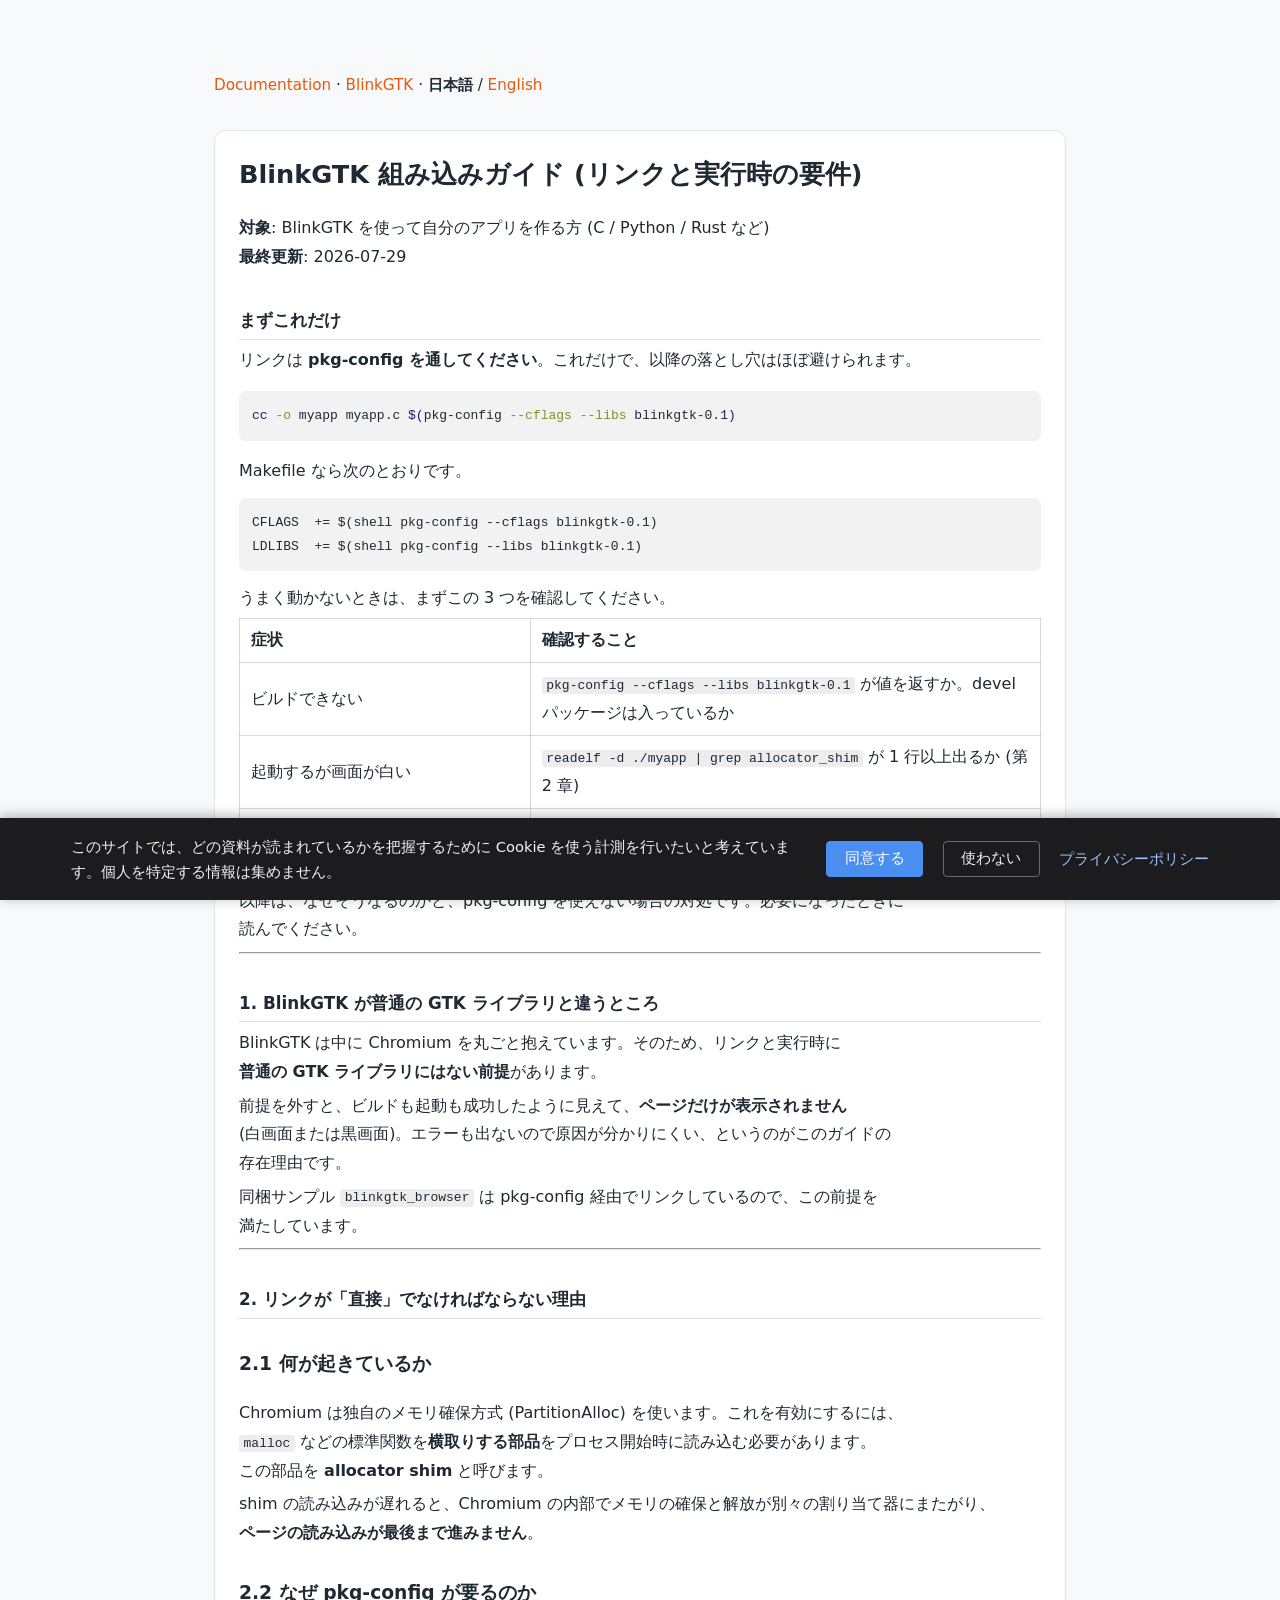
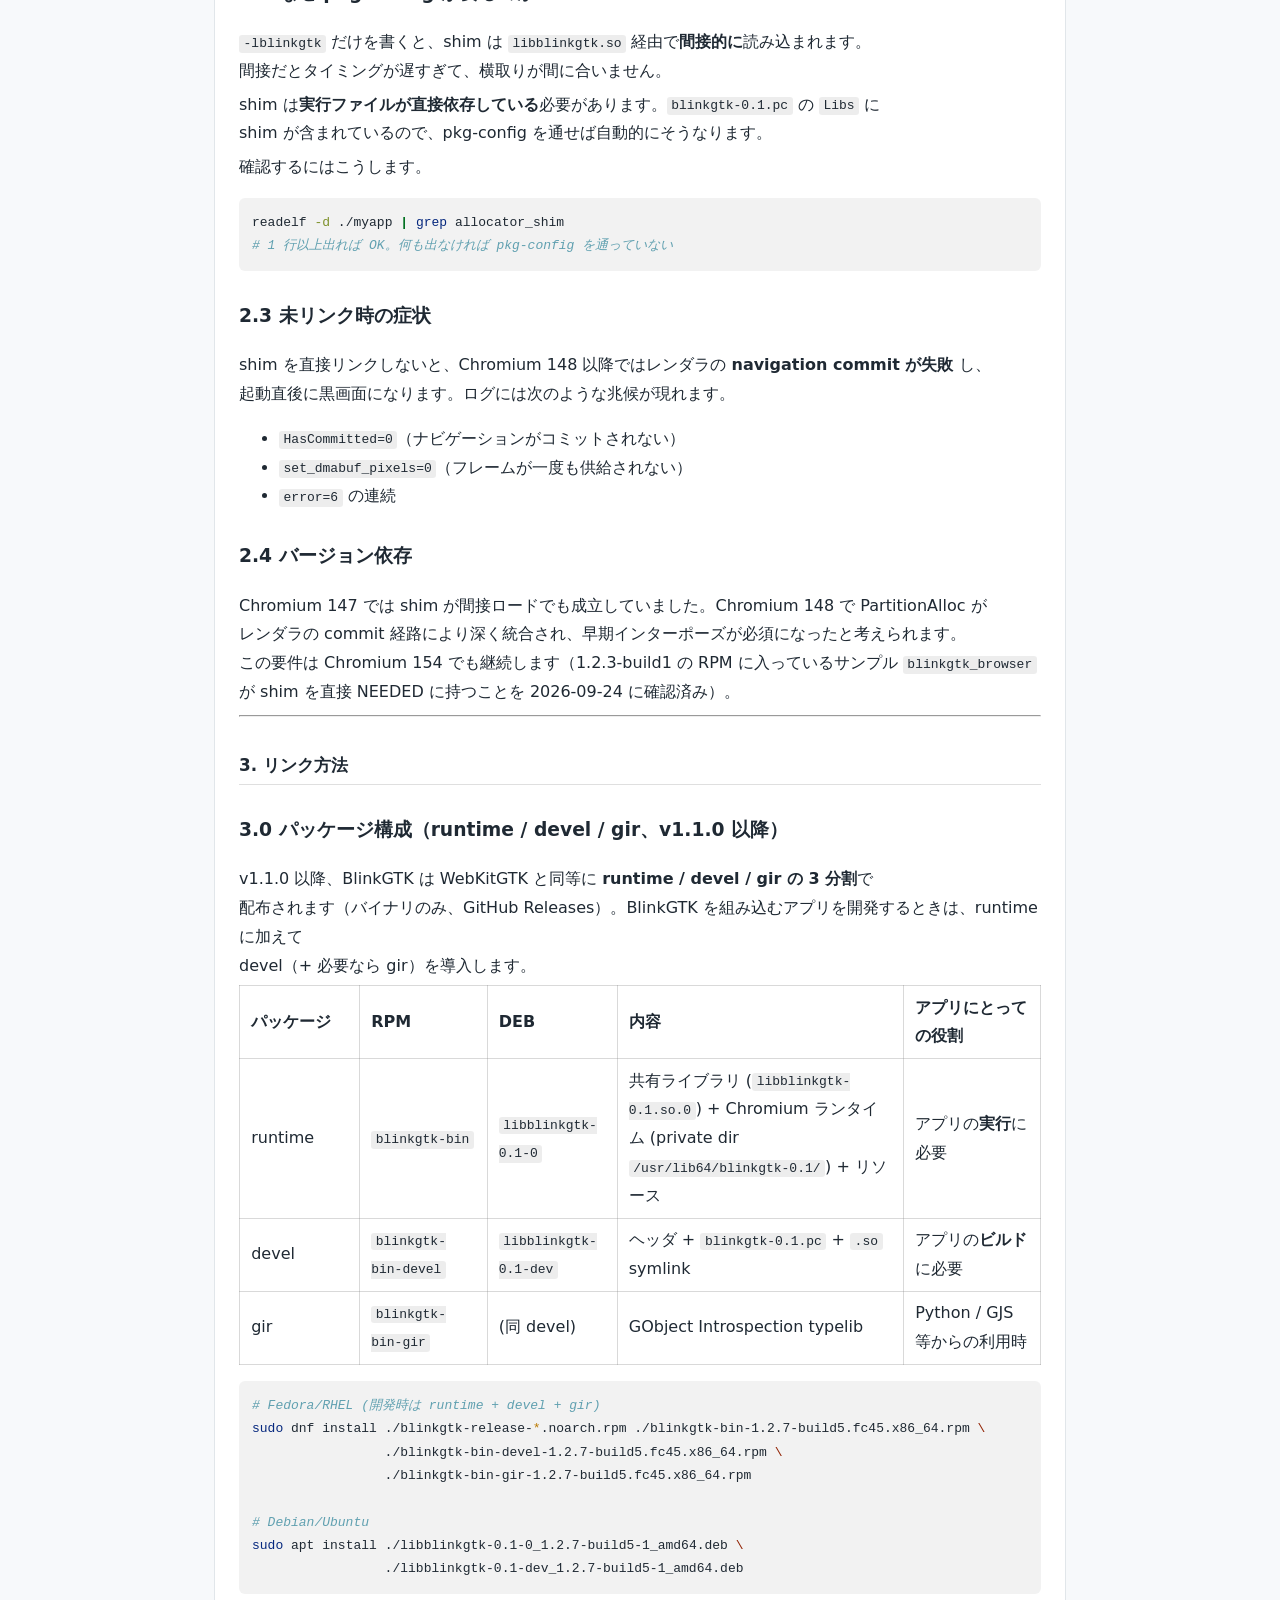
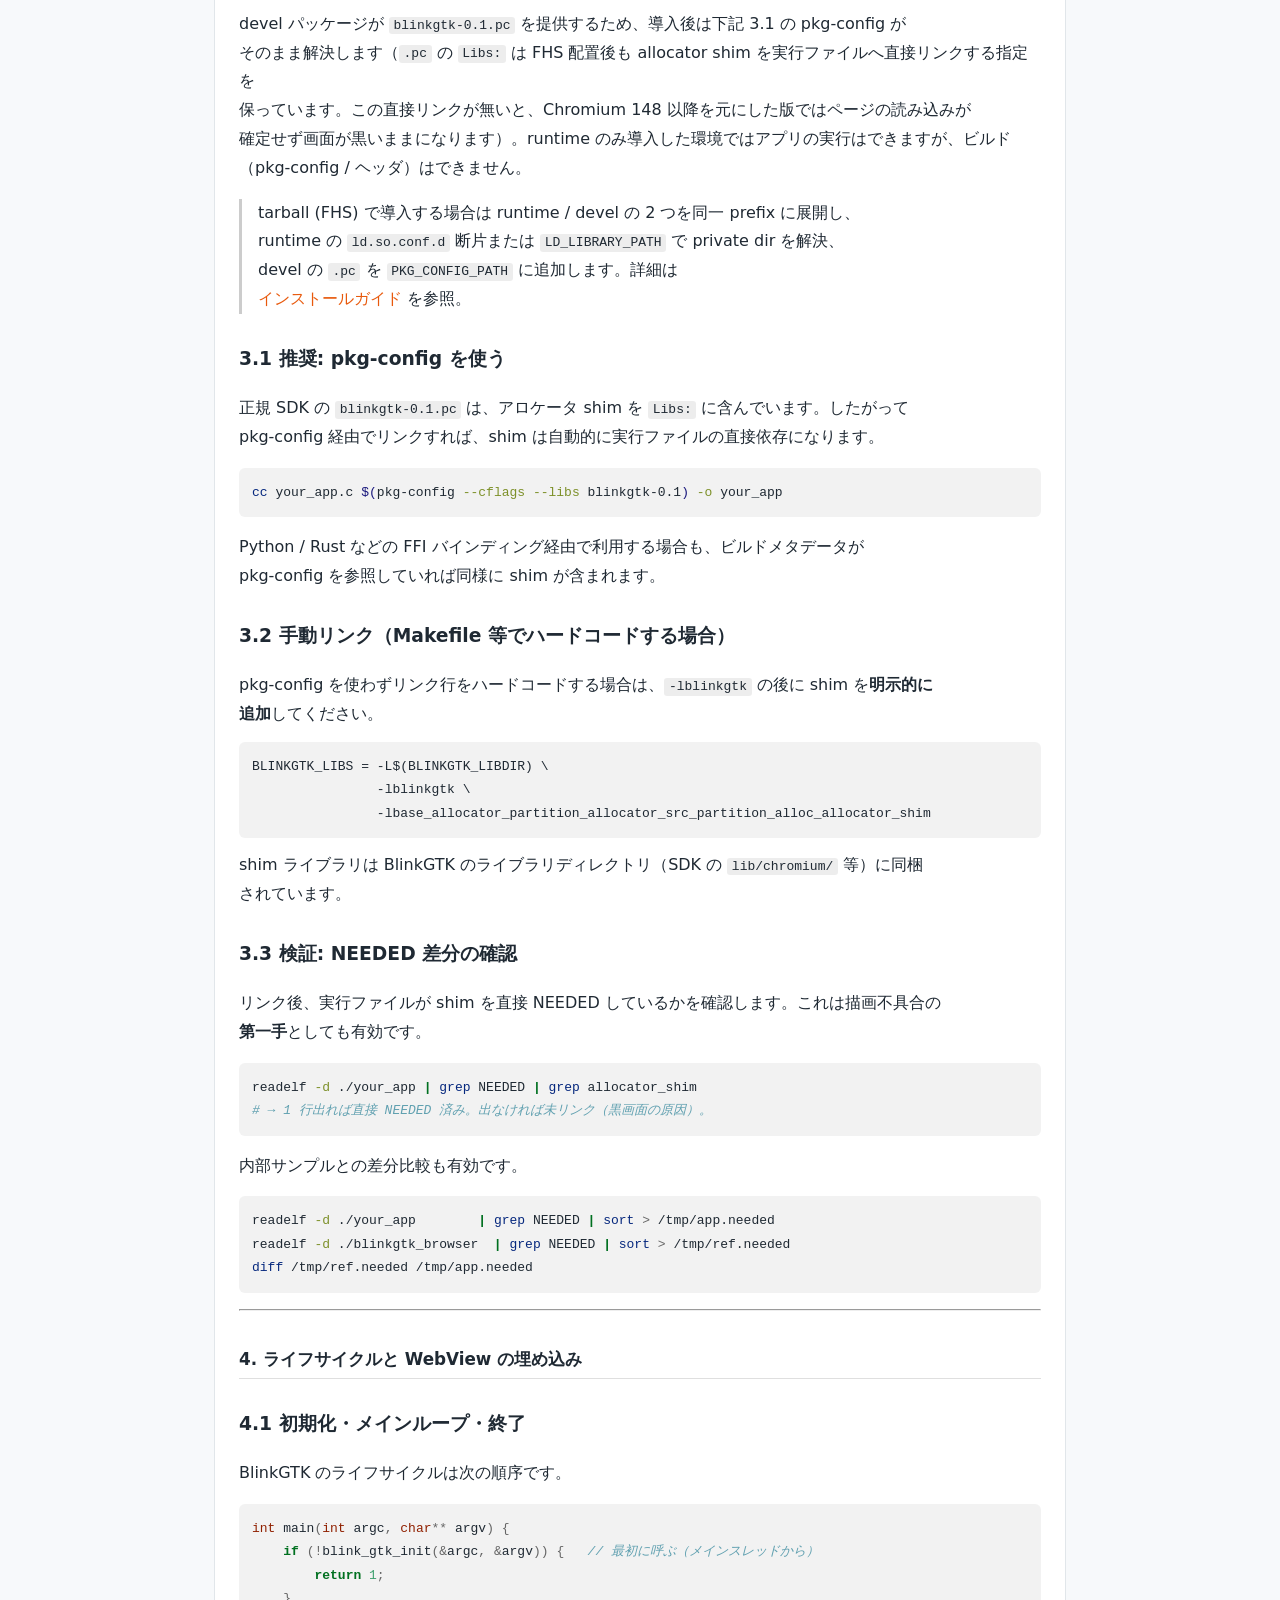
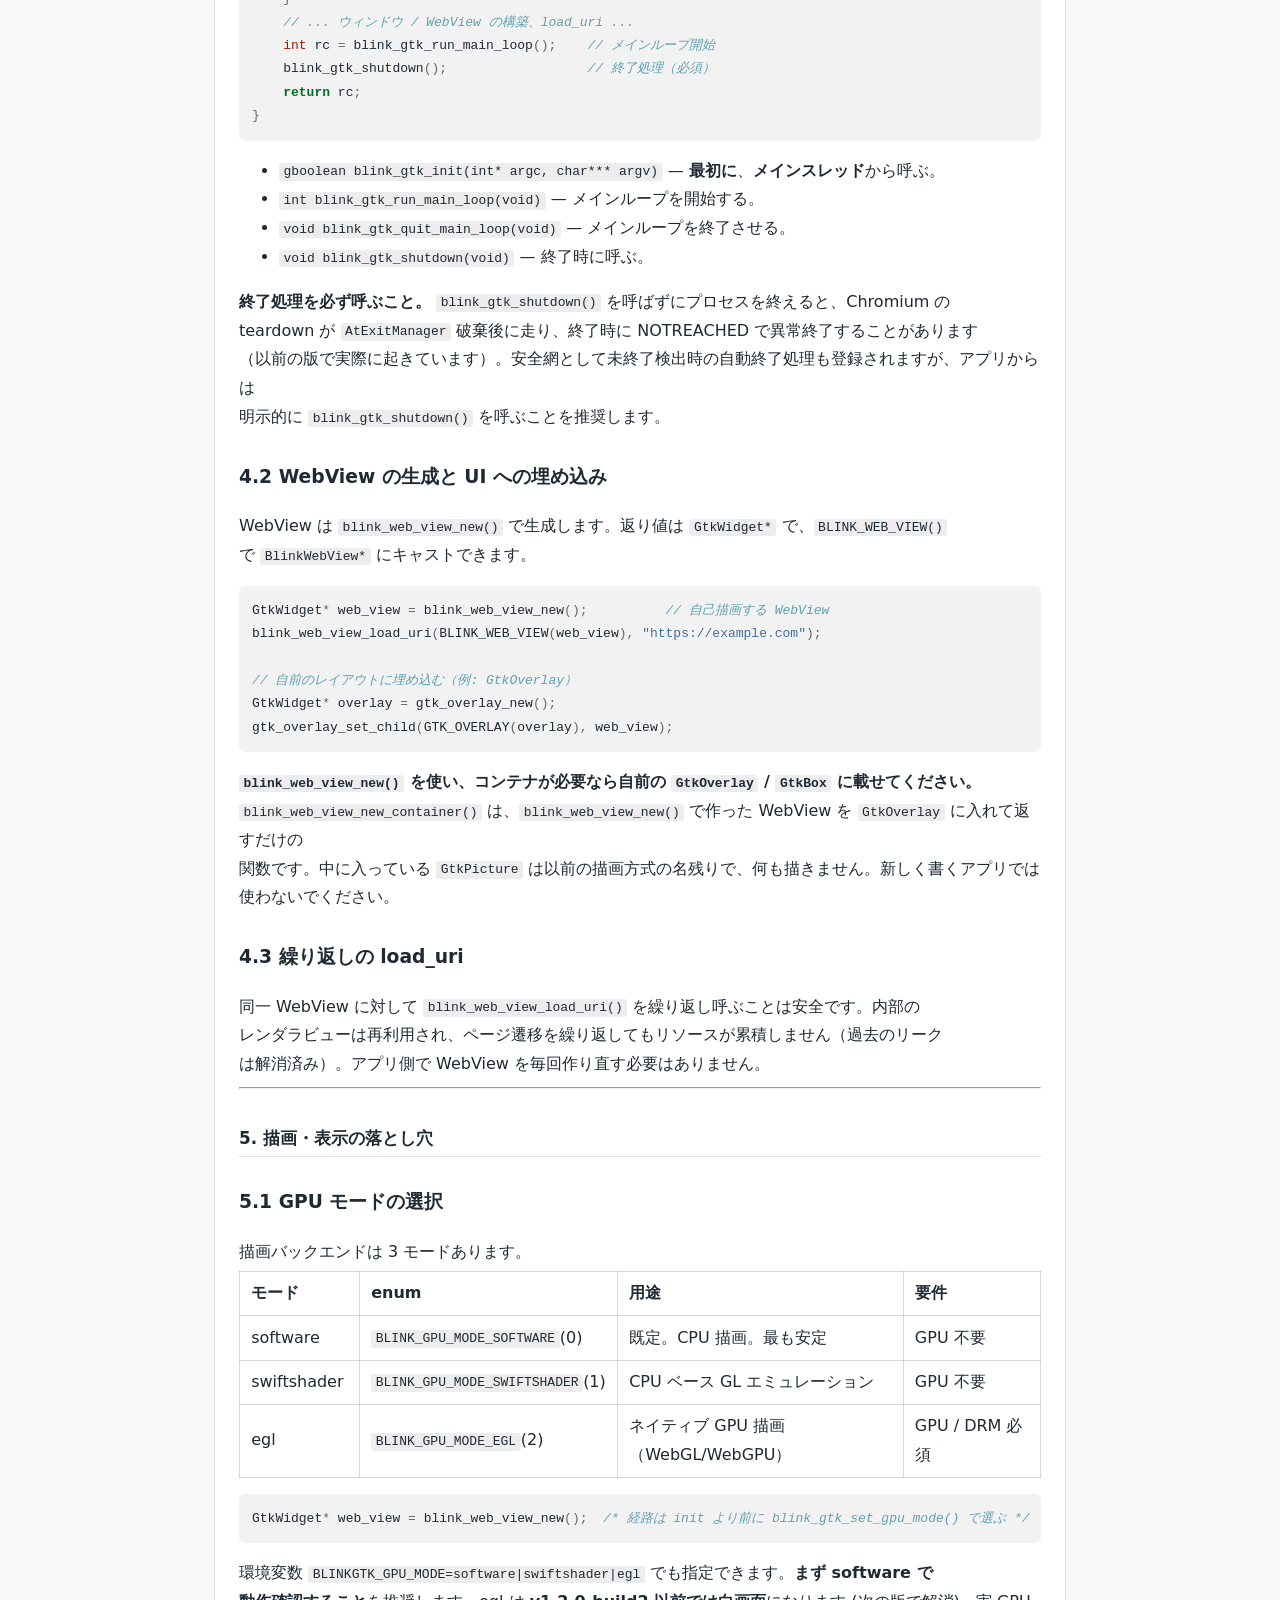
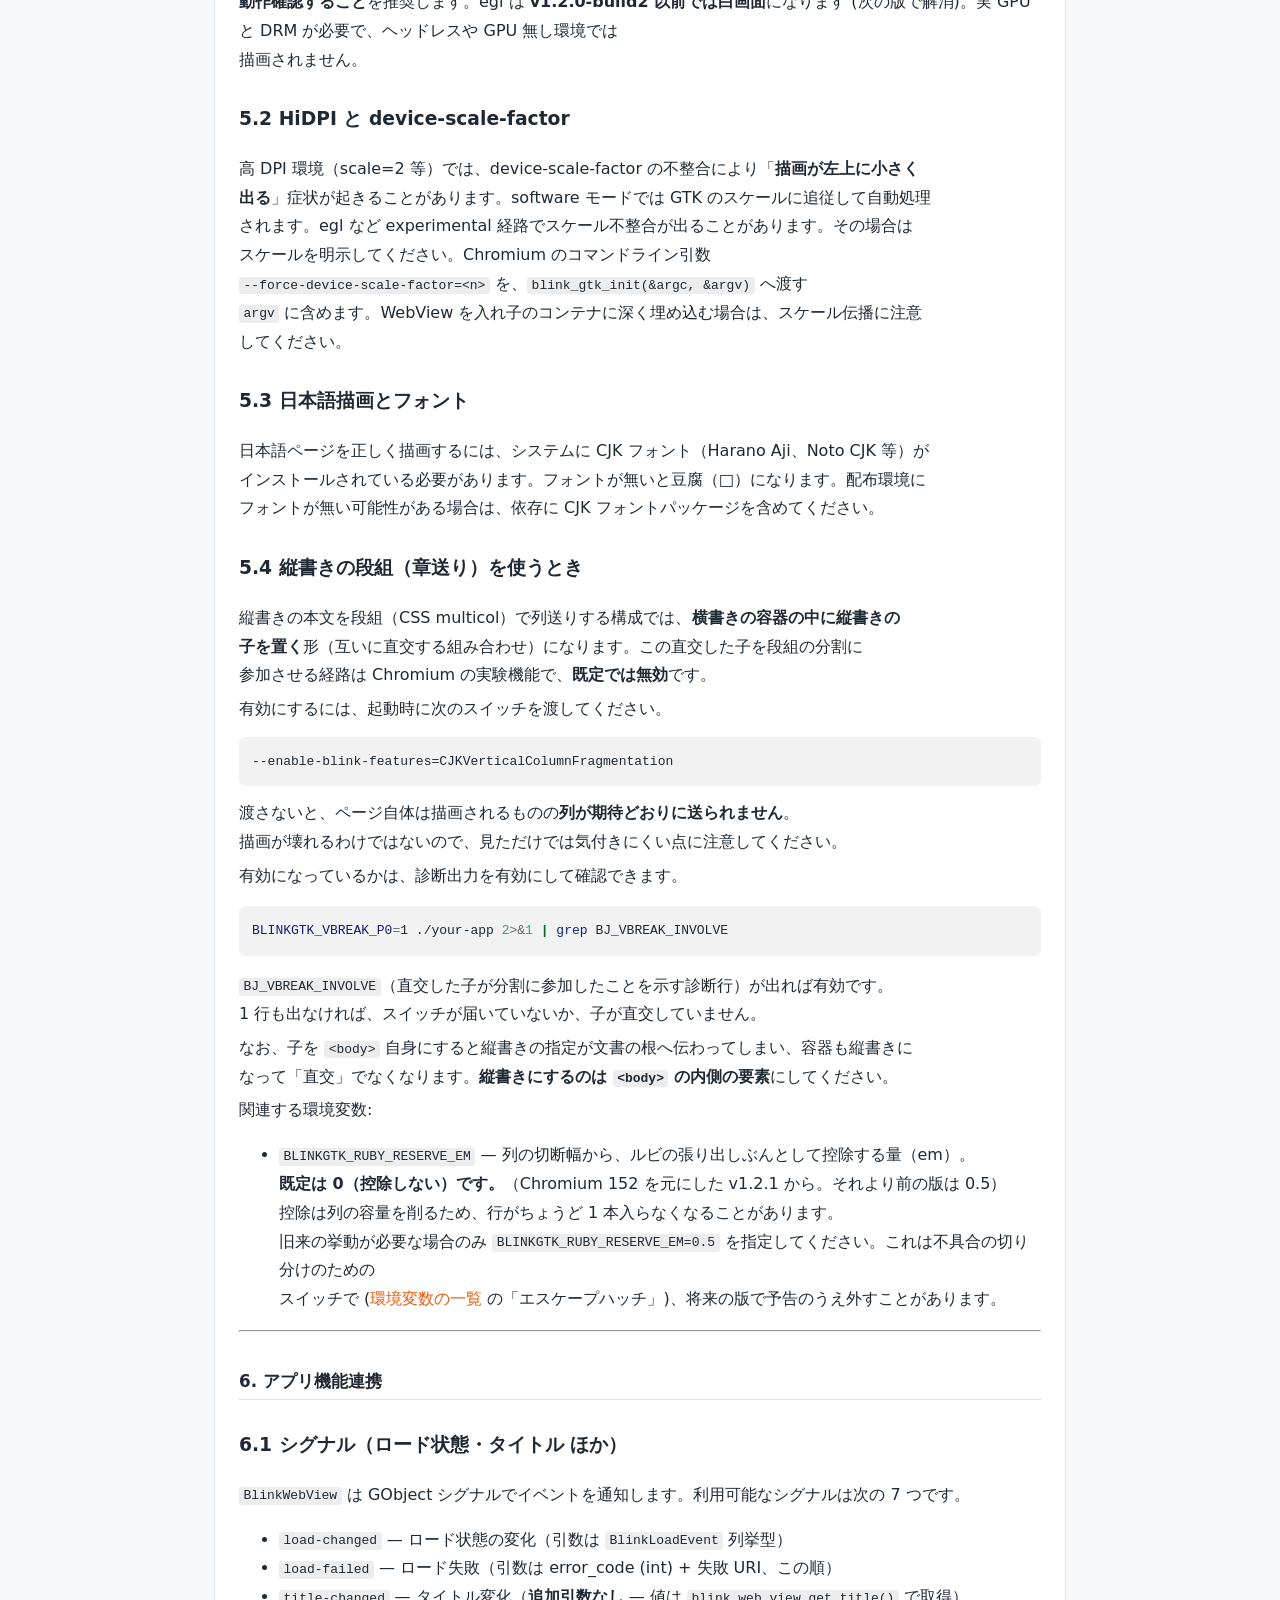
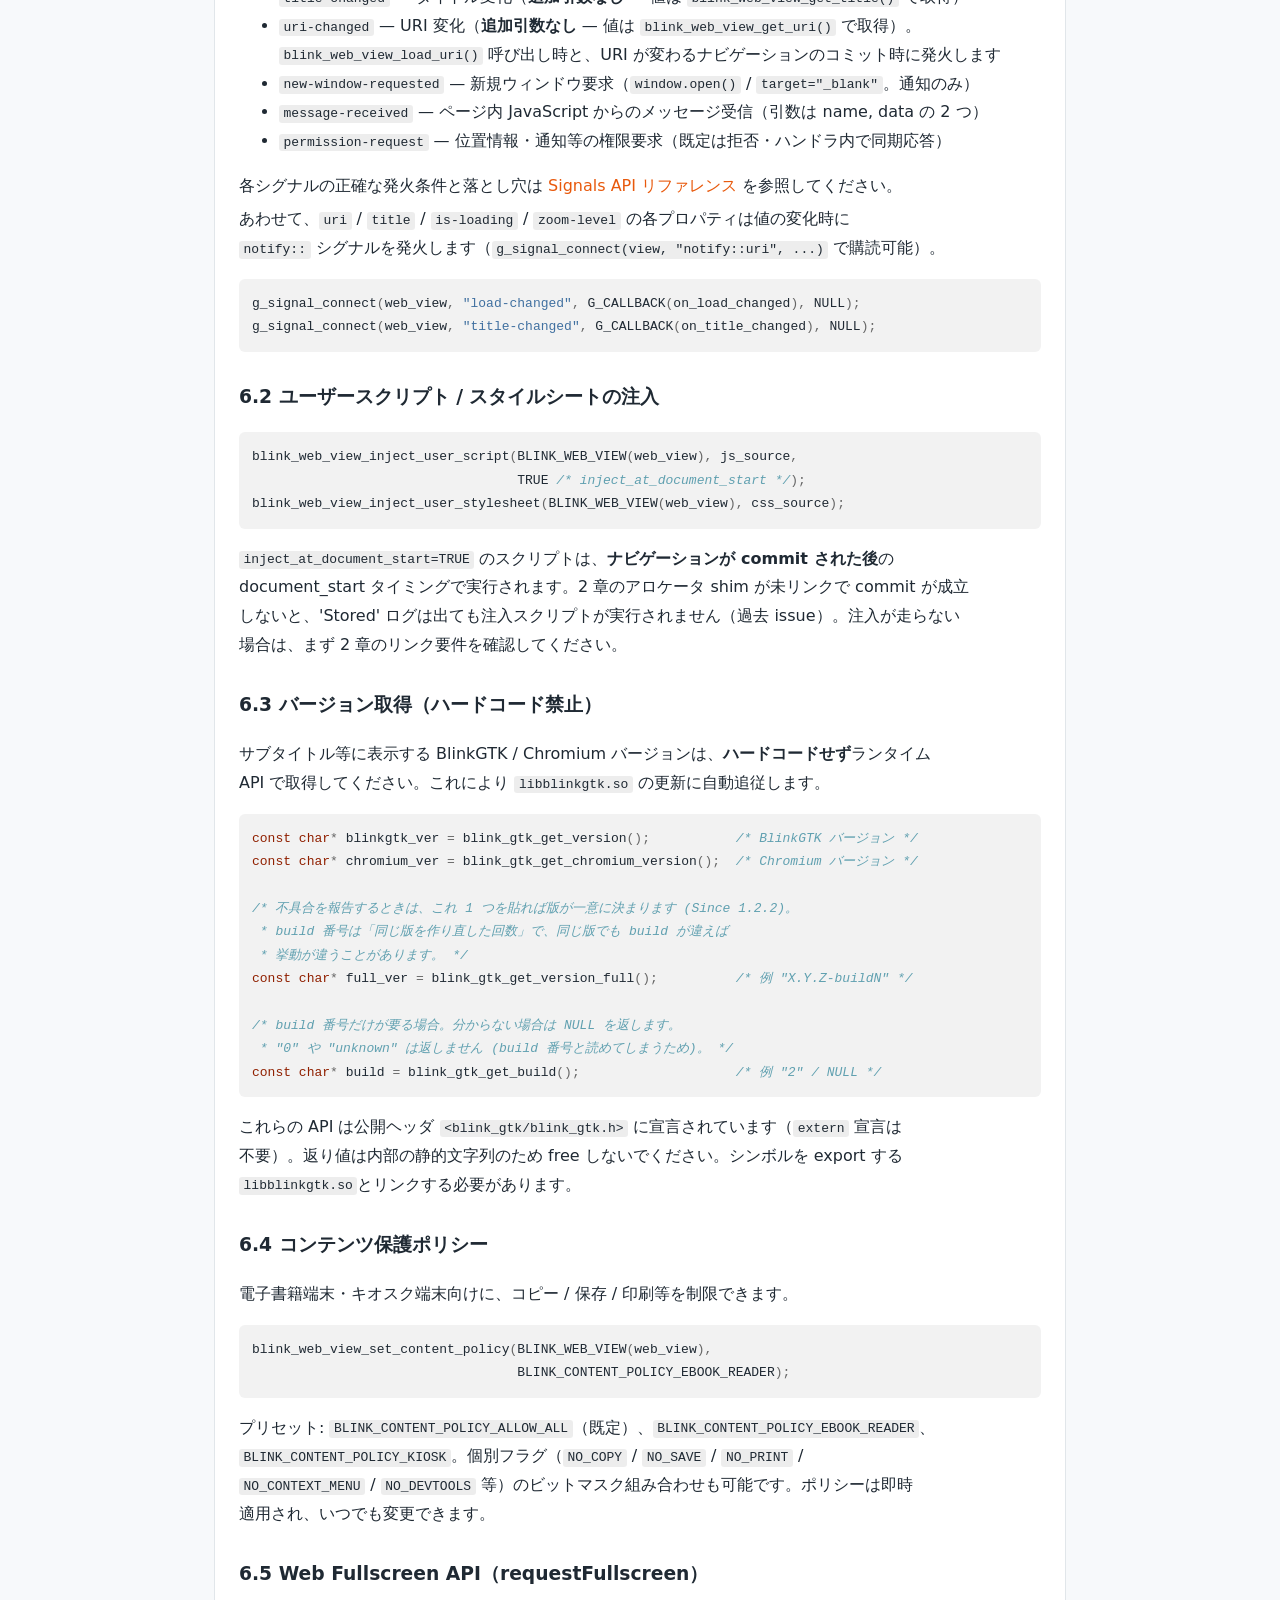
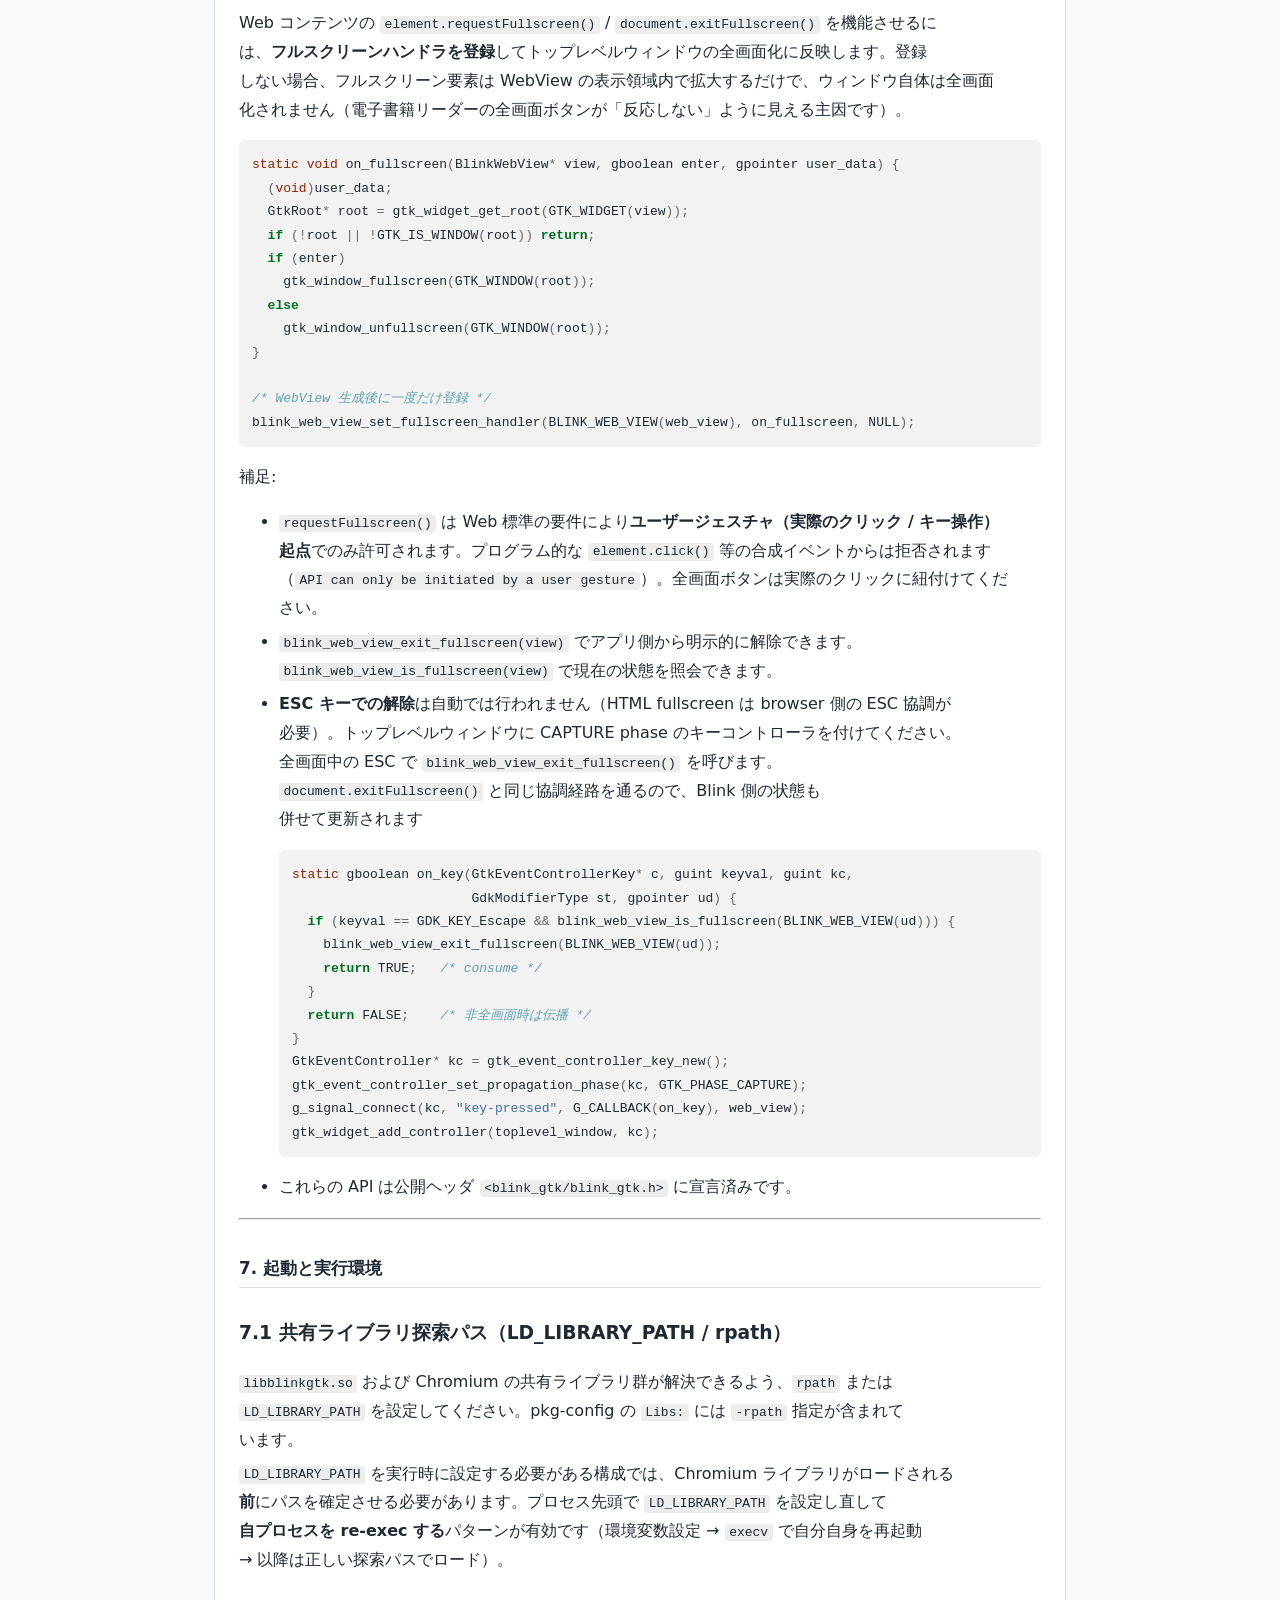
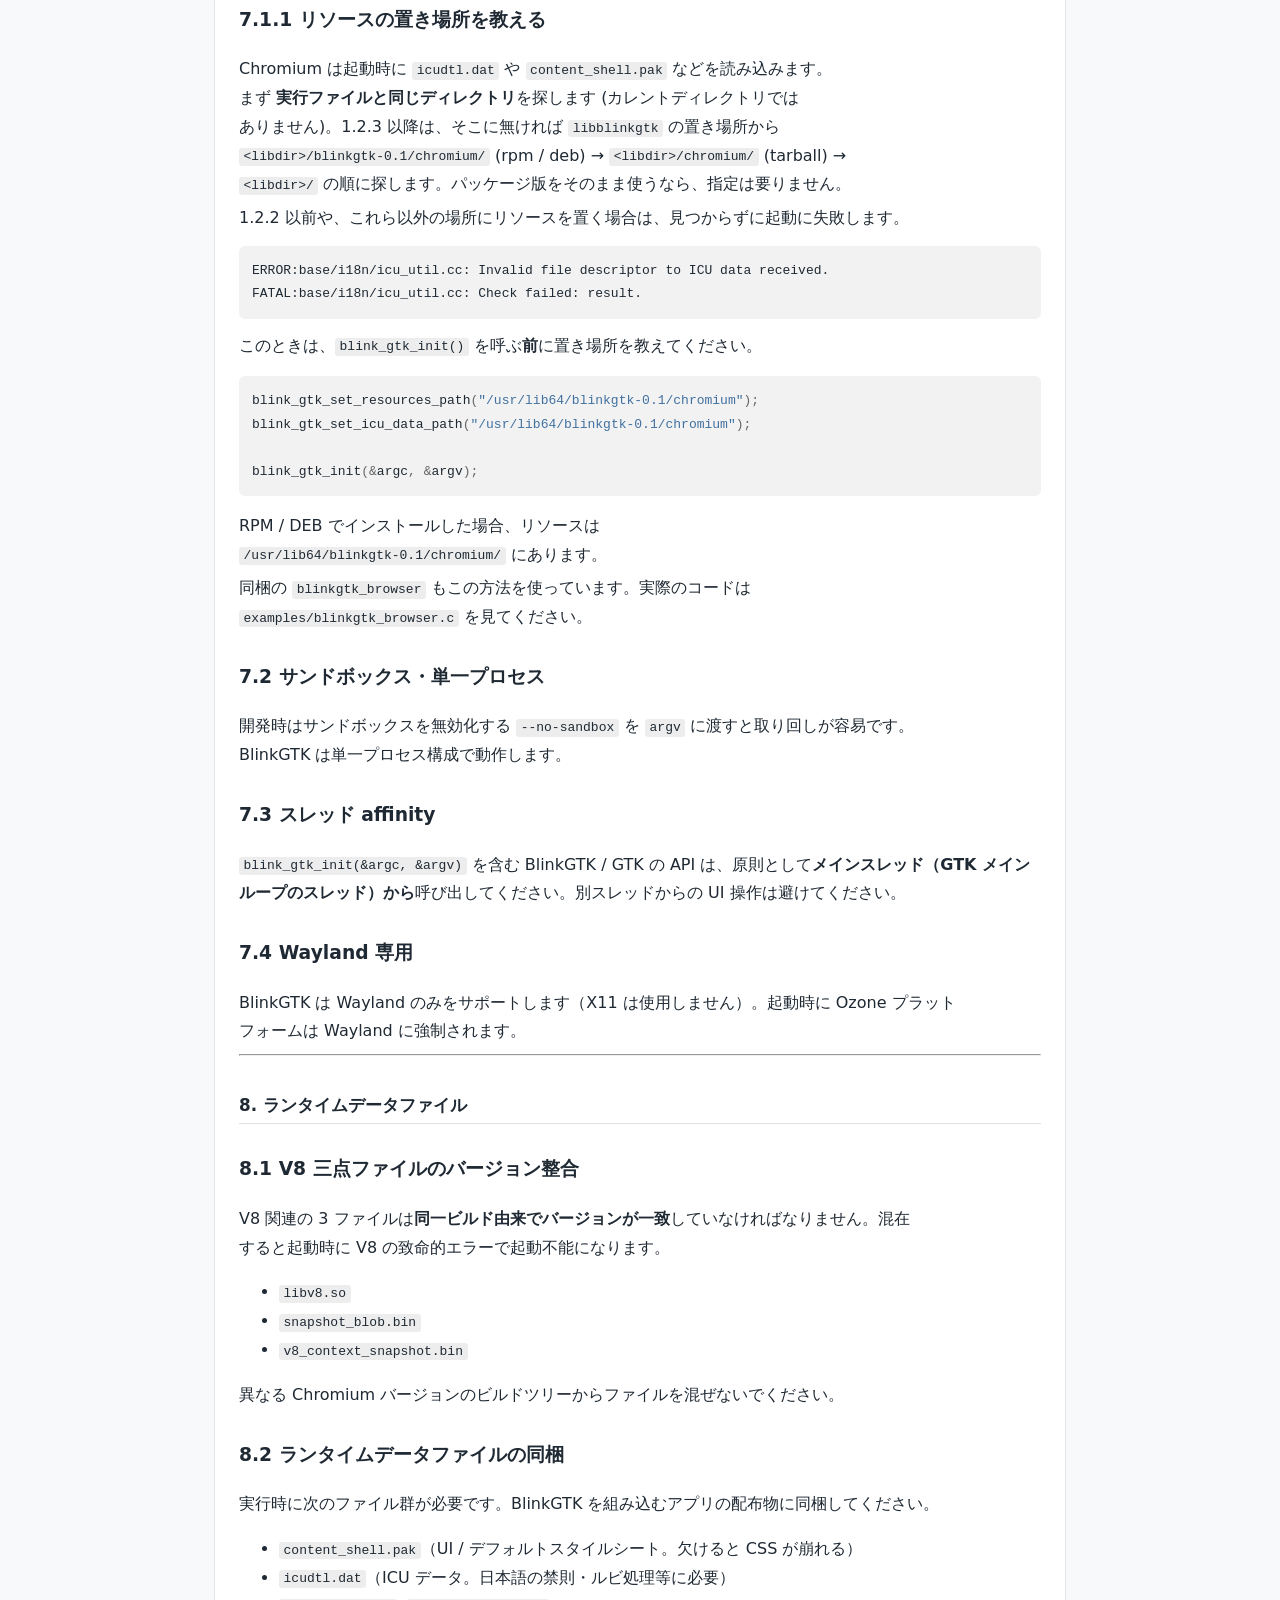
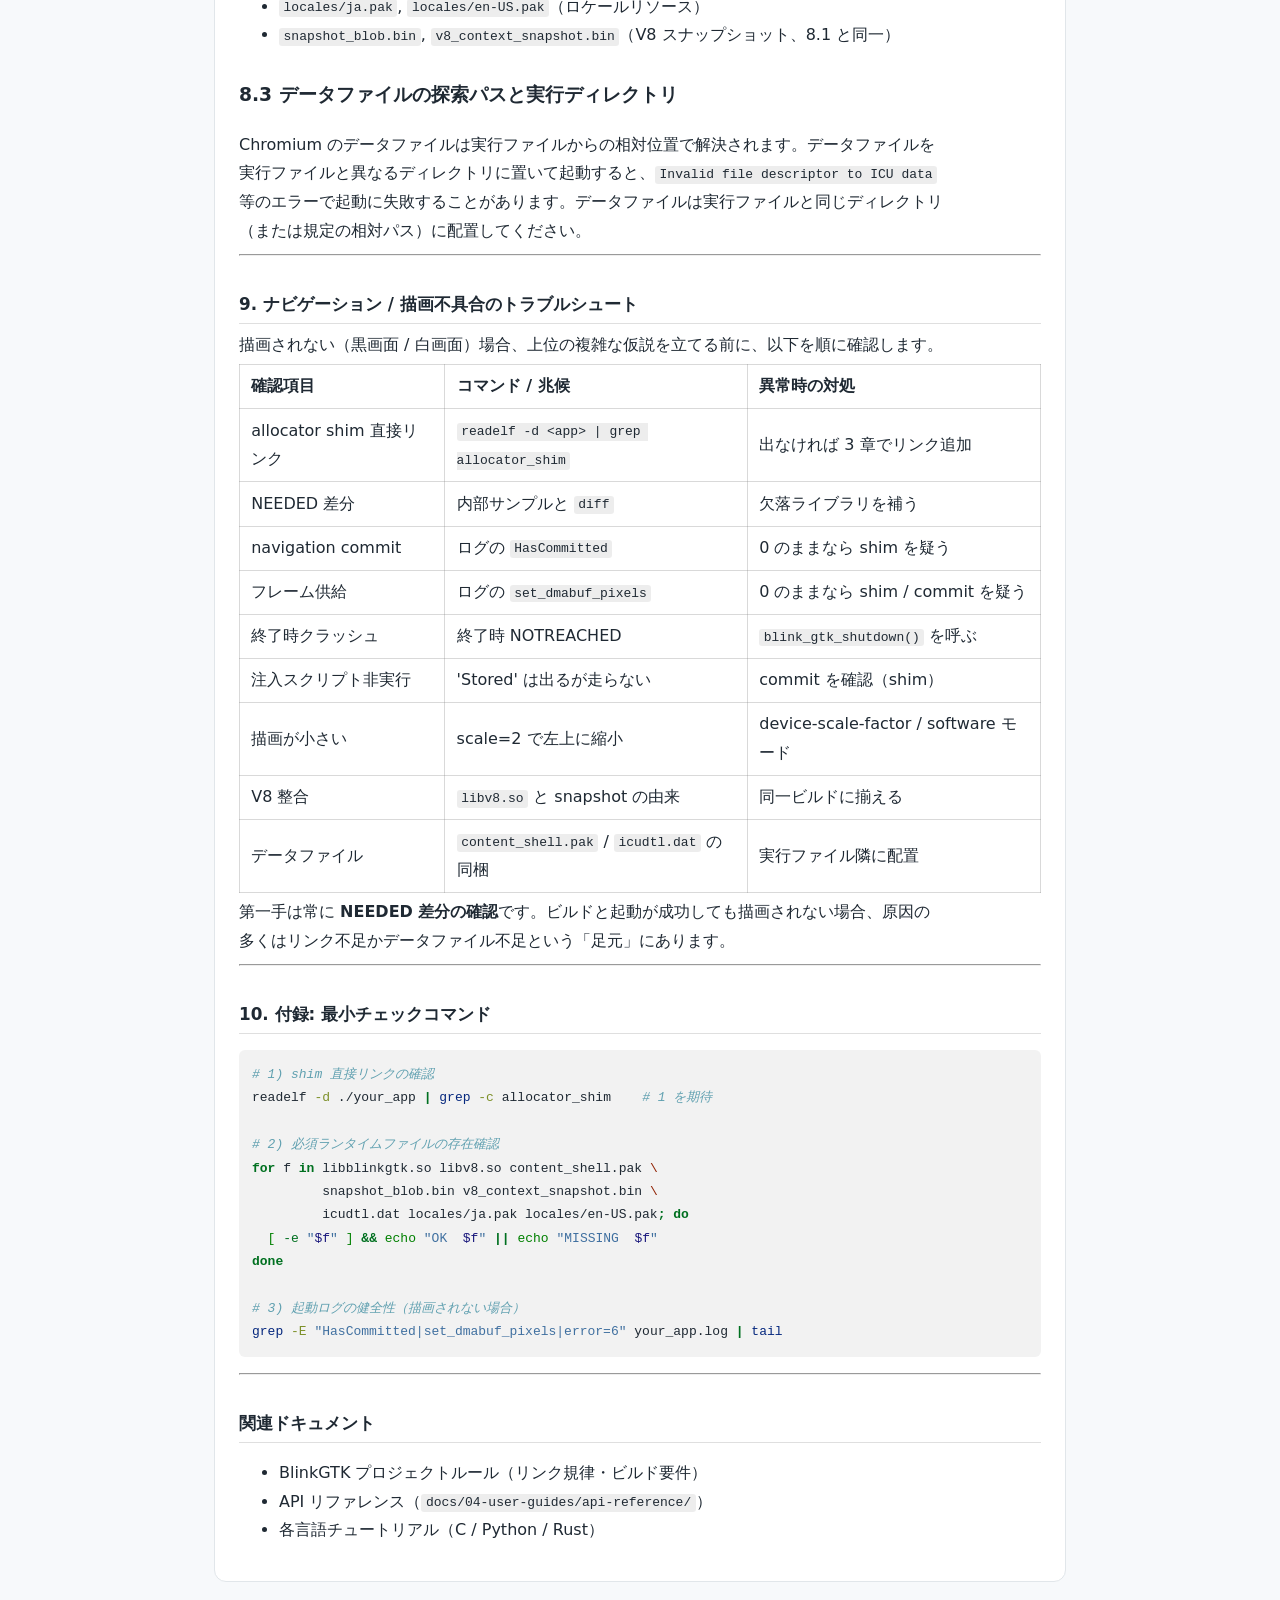
<file: docs/consumer-integration-guide-ja.html>
<!DOCTYPE html>
<html lang="ja">
<head>
  <meta charset="utf-8" />
  <meta name="generator" content="pandoc" />
  <meta name="viewport" content="width=device-width, initial-scale=1.0, user-scalable=yes" />
  <title>BlinkGTK 組み込みガイド (リンクと実行時の要件) —
BlinkGTK</title>
  <style>
    code{white-space: pre-wrap;}
    span.smallcaps{font-variant: small-caps;}
    div.columns{display: flex; gap: min(4vw, 1.5em);}
    div.column{flex: auto; overflow-x: auto;}
    div.hanging-indent{margin-left: 1.5em; text-indent: -1.5em;}
    /* The extra [class] is a hack that increases specificity enough to
       override a similar rule in reveal.js */
    ul.task-list[class]{list-style: none;}
    ul.task-list li input[type="checkbox"] {
      font-size: inherit;
      width: 0.8em;
      margin: 0 0.8em 0.2em -1.6em;
      vertical-align: middle;
    }
    .display.math{display: block; text-align: center; margin: 0.5rem auto;}
    /* CSS for syntax highlighting */
    html { -webkit-text-size-adjust: 100%; }
    pre > code.sourceCode { white-space: pre; position: relative; }
    pre > code.sourceCode > span { display: inline-block; line-height: 1.25; }
    pre > code.sourceCode > span:empty { height: 1.2em; }
    .sourceCode { overflow: visible; }
    code.sourceCode > span { color: inherit; text-decoration: inherit; }
    div.sourceCode { margin: 1em 0; }
    pre.sourceCode { margin: 0; }
    @media screen {
    div.sourceCode { overflow: auto; }
    }
    @media print {
    pre > code.sourceCode { white-space: pre-wrap; }
    pre > code.sourceCode > span { text-indent: -5em; padding-left: 5em; }
    }
    pre.numberSource code
      { counter-reset: source-line 0; }
    pre.numberSource code > span
      { position: relative; left: -4em; counter-increment: source-line; }
    pre.numberSource code > span > a:first-child::before
      { content: counter(source-line);
        position: relative; left: -1em; text-align: right; vertical-align: baseline;
        border: none; display: inline-block;
        -webkit-touch-callout: none; -webkit-user-select: none;
        -khtml-user-select: none; -moz-user-select: none;
        -ms-user-select: none; user-select: none;
        padding: 0 4px; width: 4em;
        color: #aaaaaa;
      }
    pre.numberSource { margin-left: 3em; border-left: 1px solid #aaaaaa;  padding-left: 4px; }
    div.sourceCode
      {   }
    @media screen {
    pre > code.sourceCode > span > a:first-child::before { text-decoration: underline; }
    }
    code span.al { color: #ff0000; font-weight: bold; } /* Alert */
    code span.an { color: #60a0b0; font-weight: bold; font-style: italic; } /* Annotation */
    code span.at { color: #7d9029; } /* Attribute */
    code span.bn { color: #40a070; } /* BaseN */
    code span.bu { color: #008000; } /* BuiltIn */
    code span.cf { color: #007020; font-weight: bold; } /* ControlFlow */
    code span.ch { color: #4070a0; } /* Char */
    code span.cn { color: #880000; } /* Constant */
    code span.co { color: #60a0b0; font-style: italic; } /* Comment */
    code span.cv { color: #60a0b0; font-weight: bold; font-style: italic; } /* CommentVar */
    code span.do { color: #ba2121; font-style: italic; } /* Documentation */
    code span.dt { color: #902000; } /* DataType */
    code span.dv { color: #40a070; } /* DecVal */
    code span.er { color: #ff0000; font-weight: bold; } /* Error */
    code span.ex { } /* Extension */
    code span.fl { color: #40a070; } /* Float */
    code span.fu { color: #06287e; } /* Function */
    code span.im { color: #008000; font-weight: bold; } /* Import */
    code span.in { color: #60a0b0; font-weight: bold; font-style: italic; } /* Information */
    code span.kw { color: #007020; font-weight: bold; } /* Keyword */
    code span.op { color: #666666; } /* Operator */
    code span.ot { color: #007020; } /* Other */
    code span.pp { color: #bc7a00; } /* Preprocessor */
    code span.sc { color: #4070a0; } /* SpecialChar */
    code span.ss { color: #bb6688; } /* SpecialString */
    code span.st { color: #4070a0; } /* String */
    code span.va { color: #19177c; } /* Variable */
    code span.vs { color: #4070a0; } /* VerbatimString */
    code span.wa { color: #60a0b0; font-weight: bold; font-style: italic; } /* Warning */
  </style>
  <link rel="stylesheet" href="docs.css" />
<meta name="description" content="対象: BlinkGTK を使って自分のアプリを作る方 (C / Python / Rust など) 最終更新: 2026-07-29">
<link rel="canonical" href="https://blinkgtk.org/docs/consumer-integration-guide-ja.html">
<meta property="og:type" content="article">
<meta property="og:title" content="BlinkGTK 組み込みガイド (リンクと実行時の要件) — BlinkGTK">
<meta property="og:description" content="対象: BlinkGTK を使って自分のアプリを作る方 (C / Python / Rust など) 最終更新: 2026-07-29">
<meta property="og:url" content="https://blinkgtk.org/docs/consumer-integration-guide-ja.html">
<meta property="og:site_name" content="BlinkGTK">
<meta property="og:image" content="https://blinkgtk.org/assets/gallery/g1-kusamakura-ch2-v4.png">
<meta name="twitter:card" content="summary_large_image">
<script src="/privacy-consent.js" defer></script>
<link rel="alternate" hreflang="en" href="https://blinkgtk.org/docs/consumer-integration-guide-en.html">
<link rel="alternate" hreflang="ja" href="https://blinkgtk.org/docs/consumer-integration-guide-ja.html">
<link rel="alternate" hreflang="x-default" href="https://blinkgtk.org/docs/consumer-integration-guide-ja.html">
</head>
<body>
<div class="wrap"><div class="navbar">
  <a href="index.html">Documentation</a> ·
  <a href="../index.html">BlinkGTK</a> ·
  <span class="langsw"><strong>日本語</strong> / <a href="consumer-integration-guide-en.html" hreflang="en" lang="en">English</a></span>
</div><div class="card doc">
<h1 id="blinkgtk-組み込みガイド-リンクと実行時の要件">BlinkGTK
組み込みガイド (リンクと実行時の要件)</h1>
<p><strong>対象</strong>: BlinkGTK を使って自分のアプリを作る方 (C /
Python / Rust など)<br />
<strong>最終更新</strong>: 2026-07-29</p>
<h2 id="まずこれだけ">まずこれだけ</h2>
<p>リンクは <strong>pkg-config
を通してください</strong>。これだけで、以降の落とし穴はほぼ避けられます。</p>
<div class="sourceCode" id="cb1"><pre class="sourceCode sh"><code class="sourceCode bash"><span id="cb1-1"><a href="#cb1-1" aria-hidden="true" tabindex="-1"></a><span class="fu">cc</span> <span class="at">-o</span> myapp myapp.c <span class="va">$(</span><span class="ex">pkg-config</span> <span class="at">--cflags</span> <span class="at">--libs</span> blinkgtk-0.1<span class="va">)</span></span></code></pre></div>
<p>Makefile なら次のとおりです。</p>
<pre class="make"><code>CFLAGS  += $(shell pkg-config --cflags blinkgtk-0.1)
LDLIBS  += $(shell pkg-config --libs blinkgtk-0.1)</code></pre>
<p>うまく動かないときは、まずこの 3 つを確認してください。</p>
<table>
<thead>
<tr>
<th>症状</th>
<th>確認すること</th>
</tr>
</thead>
<tbody>
<tr>
<td>ビルドできない</td>
<td><code>pkg-config --cflags --libs blinkgtk-0.1</code>
が値を返すか。devel パッケージは入っているか</td>
</tr>
<tr>
<td>起動するが画面が白い</td>
<td><code>readelf -d ./myapp | grep allocator_shim</code> が 1
行以上出るか (第 2 章)</td>
</tr>
<tr>
<td><code>Invalid file descriptor to ICU data</code> で落ちる</td>
<td>リソースの置き場所 (第 3 章)</td>
</tr>
</tbody>
</table>
<p>以降は、なぜそうなるのかと、pkg-config
を使えない場合の対処です。必要になったときに<br />
読んでください。</p>
<hr />
<h2 id="1-blinkgtk-が普通の-gtk-ライブラリと違うところ">1. BlinkGTK
が普通の GTK ライブラリと違うところ</h2>
<p>BlinkGTK は中に Chromium
を丸ごと抱えています。そのため、リンクと実行時に<br />
<strong>普通の GTK ライブラリにはない前提</strong>があります。</p>
<p>前提を外すと、ビルドも起動も成功したように見えて、<strong>ページだけが表示されません</strong><br />
(白画面または黒画面)。エラーも出ないので原因が分かりにくい、というのがこのガイドの<br />
存在理由です。</p>
<p>同梱サンプル <code>blinkgtk_browser</code> は pkg-config
経由でリンクしているので、この前提を<br />
満たしています。</p>
<hr />
<h2 id="2-リンクが直接でなければならない理由">2.
リンクが「直接」でなければならない理由</h2>
<h3 id="21-何が起きているか">2.1 何が起きているか</h3>
<p>Chromium は独自のメモリ確保方式 (PartitionAlloc)
を使います。これを有効にするには、<br />
<code>malloc</code>
などの標準関数を<strong>横取りする部品</strong>をプロセス開始時に読み込む必要があります。<br />
この部品を <strong>allocator shim</strong> と呼びます。</p>
<p>shim の読み込みが遅れると、Chromium
の内部でメモリの確保と解放が別々の割り当て器にまたがり、<br />
<strong>ページの読み込みが最後まで進みません</strong>。</p>
<h3 id="22-なぜ-pkg-config-が要るのか">2.2 なぜ pkg-config
が要るのか</h3>
<p><code>-lblinkgtk</code> だけを書くと、shim は
<code>libblinkgtk.so</code>
経由で<strong>間接的に</strong>読み込まれます。<br />
間接だとタイミングが遅すぎて、横取りが間に合いません。</p>
<p>shim
は<strong>実行ファイルが直接依存している</strong>必要があります。<code>blinkgtk-0.1.pc</code>
の <code>Libs</code> に<br />
shim が含まれているので、pkg-config を通せば自動的にそうなります。</p>
<p>確認するにはこうします。</p>
<div class="sourceCode" id="cb3"><pre class="sourceCode sh"><code class="sourceCode bash"><span id="cb3-1"><a href="#cb3-1" aria-hidden="true" tabindex="-1"></a><span class="ex">readelf</span> <span class="at">-d</span> ./myapp <span class="kw">|</span> <span class="fu">grep</span> allocator_shim</span>
<span id="cb3-2"><a href="#cb3-2" aria-hidden="true" tabindex="-1"></a><span class="co"># 1 行以上出れば OK。何も出なければ pkg-config を通っていない</span></span></code></pre></div>
<h3 id="23-未リンク時の症状">2.3 未リンク時の症状</h3>
<p>shim を直接リンクしないと、Chromium 148 以降ではレンダラの
<strong>navigation commit が失敗</strong> し、<br />
起動直後に黒画面になります。ログには次のような兆候が現れます。</p>
<ul>
<li><code>HasCommitted=0</code>（ナビゲーションがコミットされない）</li>
<li><code>set_dmabuf_pixels=0</code>（フレームが一度も供給されない）</li>
<li><code>error=6</code> の連続</li>
</ul>
<h3 id="24-バージョン依存">2.4 バージョン依存</h3>
<p>Chromium 147 では shim が間接ロードでも成立していました。Chromium 148
で PartitionAlloc が<br />
レンダラの commit
経路により深く統合され、早期インターポーズが必須になったと考えられます。<br />
この要件は Chromium 154 でも継続します（1.2.3-build1 の RPM
に入っているサンプル <code>blinkgtk_browser</code> が shim を直接 NEEDED
に持つことを 2026-09-24 に確認済み）。</p>
<hr />
<h2 id="3-リンク方法">3. リンク方法</h2>
<h3 id="30-パッケージ構成runtime--devel--girv110-以降">3.0
パッケージ構成（runtime / devel / gir、v1.1.0 以降）</h3>
<p>v1.1.0 以降、BlinkGTK は WebKitGTK と同等に <strong>runtime / devel /
gir の 3 分割</strong>で<br />
配布されます（バイナリのみ、GitHub Releases）。BlinkGTK
を組み込むアプリを開発するときは、runtime に加えて<br />
devel（+ 必要なら gir）を導入します。</p>
<table>
<thead>
<tr>
<th>パッケージ</th>
<th>RPM</th>
<th>DEB</th>
<th>内容</th>
<th>アプリにとっての役割</th>
</tr>
</thead>
<tbody>
<tr>
<td>runtime</td>
<td><code>blinkgtk-bin</code></td>
<td><code>libblinkgtk-0.1-0</code></td>
<td>共有ライブラリ (<code>libblinkgtk-0.1.so.0</code>) + Chromium
ランタイム (private dir <code>/usr/lib64/blinkgtk-0.1/</code>) +
リソース</td>
<td>アプリの<strong>実行</strong>に必要</td>
</tr>
<tr>
<td>devel</td>
<td><code>blinkgtk-bin-devel</code></td>
<td><code>libblinkgtk-0.1-dev</code></td>
<td>ヘッダ + <code>blinkgtk-0.1.pc</code> + <code>.so</code>
symlink</td>
<td>アプリの<strong>ビルド</strong>に必要</td>
</tr>
<tr>
<td>gir</td>
<td><code>blinkgtk-bin-gir</code></td>
<td>(同 devel)</td>
<td>GObject Introspection typelib</td>
<td>Python / GJS 等からの利用時</td>
</tr>
</tbody>
</table>
<div class="sourceCode" id="cb4"><pre class="sourceCode sh"><code class="sourceCode bash"><span id="cb4-1"><a href="#cb4-1" aria-hidden="true" tabindex="-1"></a><span class="co"># Fedora/RHEL (開発時は runtime + devel + gir)</span></span>
<span id="cb4-2"><a href="#cb4-2" aria-hidden="true" tabindex="-1"></a><span class="fu">sudo</span> dnf install ./blinkgtk-release-<span class="pp">*</span>.noarch.rpm ./blinkgtk-bin-1.2.7-build5.fc45.x86_64.rpm <span class="dt">\</span></span>
<span id="cb4-3"><a href="#cb4-3" aria-hidden="true" tabindex="-1"></a>                 ./blinkgtk-bin-devel-1.2.7-build5.fc45.x86_64.rpm <span class="dt">\</span></span>
<span id="cb4-4"><a href="#cb4-4" aria-hidden="true" tabindex="-1"></a>                 ./blinkgtk-bin-gir-1.2.7-build5.fc45.x86_64.rpm</span>
<span id="cb4-5"><a href="#cb4-5" aria-hidden="true" tabindex="-1"></a></span>
<span id="cb4-6"><a href="#cb4-6" aria-hidden="true" tabindex="-1"></a><span class="co"># Debian/Ubuntu</span></span>
<span id="cb4-7"><a href="#cb4-7" aria-hidden="true" tabindex="-1"></a><span class="fu">sudo</span> apt install ./libblinkgtk-0.1-0_1.2.7-build5-1_amd64.deb <span class="dt">\</span></span>
<span id="cb4-8"><a href="#cb4-8" aria-hidden="true" tabindex="-1"></a>                 ./libblinkgtk-0.1-dev_1.2.7-build5-1_amd64.deb</span></code></pre></div>
<p>devel パッケージが <code>blinkgtk-0.1.pc</code>
を提供するため、導入後は下記 3.1 の pkg-config が<br />
そのまま解決します（<code>.pc</code> の <code>Libs:</code> は FHS
配置後も allocator shim を実行ファイルへ直接リンクする指定を<br />
保っています。この直接リンクが無いと、Chromium 148
以降を元にした版ではページの読み込みが<br />
確定せず画面が黒いままになります）。runtime
のみ導入した環境ではアプリの実行はできますが、ビルド<br />
（pkg-config / ヘッダ）はできません。</p>
<blockquote>
<p>tarball (FHS) で導入する場合は runtime / devel の 2 つを同一 prefix
に展開し、<br />
runtime の <code>ld.so.conf.d</code> 断片または
<code>LD_LIBRARY_PATH</code> で private dir を解決、<br />
devel の <code>.pc</code> を <code>PKG_CONFIG_PATH</code>
に追加します。詳細は<br />
<a href="./installation/INSTALLATION-ja.html">インストールガイド</a>
を参照。</p>
</blockquote>
<h3 id="31-推奨-pkg-config-を使う">3.1 推奨: pkg-config を使う</h3>
<p>正規 SDK の <code>blinkgtk-0.1.pc</code> は、アロケータ shim を
<code>Libs:</code> に含んでいます。したがって<br />
pkg-config 経由でリンクすれば、shim
は自動的に実行ファイルの直接依存になります。</p>
<div class="sourceCode" id="cb5"><pre class="sourceCode sh"><code class="sourceCode bash"><span id="cb5-1"><a href="#cb5-1" aria-hidden="true" tabindex="-1"></a><span class="fu">cc</span> your_app.c <span class="va">$(</span><span class="ex">pkg-config</span> <span class="at">--cflags</span> <span class="at">--libs</span> blinkgtk-0.1<span class="va">)</span> <span class="at">-o</span> your_app</span></code></pre></div>
<p>Python / Rust などの FFI
バインディング経由で利用する場合も、ビルドメタデータが<br />
pkg-config を参照していれば同様に shim が含まれます。</p>
<h3 id="32-手動リンクmakefile-等でハードコードする場合">3.2
手動リンク（Makefile 等でハードコードする場合）</h3>
<p>pkg-config
を使わずリンク行をハードコードする場合は、<code>-lblinkgtk</code> の後に
shim を<strong>明示的に<br />
追加</strong>してください。</p>
<pre class="make"><code>BLINKGTK_LIBS = -L$(BLINKGTK_LIBDIR) \
                -lblinkgtk \
                -lbase_allocator_partition_allocator_src_partition_alloc_allocator_shim</code></pre>
<p>shim ライブラリは BlinkGTK のライブラリディレクトリ（SDK の
<code>lib/chromium/</code> 等）に同梱<br />
されています。</p>
<h3 id="33-検証-needed-差分の確認">3.3 検証: NEEDED 差分の確認</h3>
<p>リンク後、実行ファイルが shim を直接 NEEDED
しているかを確認します。これは描画不具合の<br />
<strong>第一手</strong>としても有効です。</p>
<div class="sourceCode" id="cb7"><pre class="sourceCode sh"><code class="sourceCode bash"><span id="cb7-1"><a href="#cb7-1" aria-hidden="true" tabindex="-1"></a><span class="ex">readelf</span> <span class="at">-d</span> ./your_app <span class="kw">|</span> <span class="fu">grep</span> NEEDED <span class="kw">|</span> <span class="fu">grep</span> allocator_shim</span>
<span id="cb7-2"><a href="#cb7-2" aria-hidden="true" tabindex="-1"></a><span class="co"># → 1 行出れば直接 NEEDED 済み。出なければ未リンク（黒画面の原因）。</span></span></code></pre></div>
<p>内部サンプルとの差分比較も有効です。</p>
<div class="sourceCode" id="cb8"><pre class="sourceCode sh"><code class="sourceCode bash"><span id="cb8-1"><a href="#cb8-1" aria-hidden="true" tabindex="-1"></a><span class="ex">readelf</span> <span class="at">-d</span> ./your_app        <span class="kw">|</span> <span class="fu">grep</span> NEEDED <span class="kw">|</span> <span class="fu">sort</span> <span class="op">&gt;</span> /tmp/app.needed</span>
<span id="cb8-2"><a href="#cb8-2" aria-hidden="true" tabindex="-1"></a><span class="ex">readelf</span> <span class="at">-d</span> ./blinkgtk_browser  <span class="kw">|</span> <span class="fu">grep</span> NEEDED <span class="kw">|</span> <span class="fu">sort</span> <span class="op">&gt;</span> /tmp/ref.needed</span>
<span id="cb8-3"><a href="#cb8-3" aria-hidden="true" tabindex="-1"></a><span class="fu">diff</span> /tmp/ref.needed /tmp/app.needed</span></code></pre></div>
<hr />
<h2 id="4-ライフサイクルと-webview-の埋め込み">4. ライフサイクルと
WebView の埋め込み</h2>
<h3 id="41-初期化メインループ終了">4.1 初期化・メインループ・終了</h3>
<p>BlinkGTK のライフサイクルは次の順序です。</p>
<div class="sourceCode" id="cb9"><pre class="sourceCode c"><code class="sourceCode c"><span id="cb9-1"><a href="#cb9-1" aria-hidden="true" tabindex="-1"></a><span class="dt">int</span> main<span class="op">(</span><span class="dt">int</span> argc<span class="op">,</span> <span class="dt">char</span><span class="op">**</span> argv<span class="op">)</span> <span class="op">{</span></span>
<span id="cb9-2"><a href="#cb9-2" aria-hidden="true" tabindex="-1"></a>    <span class="cf">if</span> <span class="op">(!</span>blink_gtk_init<span class="op">(&amp;</span>argc<span class="op">,</span> <span class="op">&amp;</span>argv<span class="op">))</span> <span class="op">{</span>   <span class="co">// 最初に呼ぶ（メインスレッドから）</span></span>
<span id="cb9-3"><a href="#cb9-3" aria-hidden="true" tabindex="-1"></a>        <span class="cf">return</span> <span class="dv">1</span><span class="op">;</span></span>
<span id="cb9-4"><a href="#cb9-4" aria-hidden="true" tabindex="-1"></a>    <span class="op">}</span></span>
<span id="cb9-5"><a href="#cb9-5" aria-hidden="true" tabindex="-1"></a>    <span class="co">// ... ウィンドウ / WebView の構築、load_uri ...</span></span>
<span id="cb9-6"><a href="#cb9-6" aria-hidden="true" tabindex="-1"></a>    <span class="dt">int</span> rc <span class="op">=</span> blink_gtk_run_main_loop<span class="op">();</span>    <span class="co">// メインループ開始</span></span>
<span id="cb9-7"><a href="#cb9-7" aria-hidden="true" tabindex="-1"></a>    blink_gtk_shutdown<span class="op">();</span>                  <span class="co">// 終了処理（必須）</span></span>
<span id="cb9-8"><a href="#cb9-8" aria-hidden="true" tabindex="-1"></a>    <span class="cf">return</span> rc<span class="op">;</span></span>
<span id="cb9-9"><a href="#cb9-9" aria-hidden="true" tabindex="-1"></a><span class="op">}</span></span></code></pre></div>
<ul>
<li><code>gboolean blink_gtk_init(int* argc, char*** argv)</code> —
<strong>最初に</strong>、<strong>メインスレッド</strong>から呼ぶ。</li>
<li><code>int blink_gtk_run_main_loop(void)</code> —
メインループを開始する。</li>
<li><code>void blink_gtk_quit_main_loop(void)</code> —
メインループを終了させる。</li>
<li><code>void blink_gtk_shutdown(void)</code> — 終了時に呼ぶ。</li>
</ul>
<p><strong>終了処理を必ず呼ぶこと。</strong>
<code>blink_gtk_shutdown()</code> を呼ばずにプロセスを終えると、Chromium
の<br />
teardown が <code>AtExitManager</code> 破棄後に走り、終了時に NOTREACHED
で異常終了することがあります<br />
（以前の版で実際に起きています）。安全網として未終了検出時の自動終了処理も登録されますが、アプリからは<br />
明示的に <code>blink_gtk_shutdown()</code> を呼ぶことを推奨します。</p>
<h3 id="42-webview-の生成と-ui-への埋め込み">4.2 WebView の生成と UI
への埋め込み</h3>
<p>WebView は <code>blink_web_view_new()</code> で生成します。返り値は
<code>GtkWidget*</code> で、<code>BLINK_WEB_VIEW()</code><br />
で <code>BlinkWebView*</code> にキャストできます。</p>
<div class="sourceCode" id="cb10"><pre class="sourceCode c"><code class="sourceCode c"><span id="cb10-1"><a href="#cb10-1" aria-hidden="true" tabindex="-1"></a>GtkWidget<span class="op">*</span> web_view <span class="op">=</span> blink_web_view_new<span class="op">();</span>          <span class="co">// 自己描画する WebView</span></span>
<span id="cb10-2"><a href="#cb10-2" aria-hidden="true" tabindex="-1"></a>blink_web_view_load_uri<span class="op">(</span>BLINK_WEB_VIEW<span class="op">(</span>web_view<span class="op">),</span> <span class="st">&quot;https://example.com&quot;</span><span class="op">);</span></span>
<span id="cb10-3"><a href="#cb10-3" aria-hidden="true" tabindex="-1"></a></span>
<span id="cb10-4"><a href="#cb10-4" aria-hidden="true" tabindex="-1"></a><span class="co">// 自前のレイアウトに埋め込む（例: GtkOverlay）</span></span>
<span id="cb10-5"><a href="#cb10-5" aria-hidden="true" tabindex="-1"></a>GtkWidget<span class="op">*</span> overlay <span class="op">=</span> gtk_overlay_new<span class="op">();</span></span>
<span id="cb10-6"><a href="#cb10-6" aria-hidden="true" tabindex="-1"></a>gtk_overlay_set_child<span class="op">(</span>GTK_OVERLAY<span class="op">(</span>overlay<span class="op">),</span> web_view<span class="op">);</span></span></code></pre></div>
<p><strong><code>blink_web_view_new()</code>
を使い、コンテナが必要なら自前の <code>GtkOverlay</code> /
<code>GtkBox</code> に載せてください。</strong><br />
<code>blink_web_view_new_container()</code>
は、<code>blink_web_view_new()</code> で作った WebView を
<code>GtkOverlay</code> に入れて返すだけの<br />
関数です。中に入っている <code>GtkPicture</code>
は以前の描画方式の名残りで、何も描きません。新しく書くアプリでは使わないでください。</p>
<h3 id="43-繰り返しの-load_uri">4.3 繰り返しの load_uri</h3>
<p>同一 WebView に対して <code>blink_web_view_load_uri()</code>
を繰り返し呼ぶことは安全です。内部の<br />
レンダラビューは再利用され、ページ遷移を繰り返してもリソースが累積しません（過去のリーク<br />
は解消済み）。アプリ側で WebView を毎回作り直す必要はありません。</p>
<hr />
<h2 id="5-描画表示の落とし穴">5. 描画・表示の落とし穴</h2>
<h3 id="51-gpu-モードの選択">5.1 GPU モードの選択</h3>
<p>描画バックエンドは 3 モードあります。</p>
<table>
<thead>
<tr>
<th>モード</th>
<th>enum</th>
<th>用途</th>
<th>要件</th>
</tr>
</thead>
<tbody>
<tr>
<td>software</td>
<td><code>BLINK_GPU_MODE_SOFTWARE</code>(0)</td>
<td>既定。CPU 描画。最も安定</td>
<td>GPU 不要</td>
</tr>
<tr>
<td>swiftshader</td>
<td><code>BLINK_GPU_MODE_SWIFTSHADER</code>(1)</td>
<td>CPU ベース GL エミュレーション</td>
<td>GPU 不要</td>
</tr>
<tr>
<td>egl</td>
<td><code>BLINK_GPU_MODE_EGL</code>(2)</td>
<td>ネイティブ GPU 描画（WebGL/WebGPU）</td>
<td>GPU / DRM 必須</td>
</tr>
</tbody>
</table>
<div class="sourceCode" id="cb11"><pre class="sourceCode c"><code class="sourceCode c"><span id="cb11-1"><a href="#cb11-1" aria-hidden="true" tabindex="-1"></a>GtkWidget<span class="op">*</span> web_view <span class="op">=</span> blink_web_view_new<span class="op">();</span>  <span class="co">/* 経路は init より前に blink_gtk_set_gpu_mode() で選ぶ */</span></span></code></pre></div>
<p>環境変数 <code>BLINKGTK_GPU_MODE=software|swiftshader|egl</code>
でも指定できます。<strong>まず software で<br />
動作確認すること</strong>を推奨します。egl は <strong>v1.2.0-build2
以前では白画面</strong>になります (次の版で解消)。実 GPU と DRM
が必要で、ヘッドレスや GPU 無し環境では<br />
描画されません。</p>
<h3 id="52-hidpi-と-device-scale-factor">5.2 HiDPI と
device-scale-factor</h3>
<p>高 DPI 環境（scale=2 等）では、device-scale-factor
の不整合により「<strong>描画が左上に小さく<br />
出る</strong>」症状が起きることがあります。software モードでは GTK
のスケールに追従して自動処理<br />
されます。egl など experimental
経路でスケール不整合が出ることがあります。その場合は<br />
スケールを明示してください。Chromium のコマンドライン引数<br />
<code>--force-device-scale-factor=&lt;n&gt;</code>
を、<code>blink_gtk_init(&amp;argc, &amp;argv)</code> へ渡す<br />
<code>argv</code> に含めます。WebView
を入れ子のコンテナに深く埋め込む場合は、スケール伝播に注意<br />
してください。</p>
<h3 id="53-日本語描画とフォント">5.3 日本語描画とフォント</h3>
<p>日本語ページを正しく描画するには、システムに CJK フォント（Harano
Aji、Noto CJK 等）が<br />
インストールされている必要があります。フォントが無いと豆腐（□）になります。配布環境に<br />
フォントが無い可能性がある場合は、依存に CJK
フォントパッケージを含めてください。</p>
<h3 id="54-縦書きの段組章送りを使うとき">5.4
縦書きの段組（章送り）を使うとき</h3>
<p>縦書きの本文を段組（CSS
multicol）で列送りする構成では、<strong>横書きの容器の中に縦書きの<br />
子を置く</strong>形（互いに直交する組み合わせ）になります。この直交した子を段組の分割に<br />
参加させる経路は Chromium
の実験機能で、<strong>既定では無効</strong>です。</p>
<p>有効にするには、起動時に次のスイッチを渡してください。</p>
<pre><code>--enable-blink-features=CJKVerticalColumnFragmentation</code></pre>
<p>渡さないと、ページ自体は描画されるものの<strong>列が期待どおりに送られません</strong>。<br />
描画が壊れるわけではないので、見ただけでは気付きにくい点に注意してください。</p>
<p>有効になっているかは、診断出力を有効にして確認できます。</p>
<div class="sourceCode" id="cb13"><pre
class="sourceCode sh"><code class="sourceCode bash"><span id="cb13-1"><a href="#cb13-1" aria-hidden="true" tabindex="-1"></a><span class="va">BLINKGTK_VBREAK_P0</span><span class="op">=</span>1 <span class="ex">./your-app</span> <span class="dv">2</span><span class="op">&gt;&amp;</span><span class="dv">1</span> <span class="kw">|</span> <span class="fu">grep</span> BJ_VBREAK_INVOLVE</span></code></pre></div>
<p><code>BJ_VBREAK_INVOLVE</code>（直交した子が分割に参加したことを示す診断行）が出れば有効です。<br />
1 行も出なければ、スイッチが届いていないか、子が直交していません。</p>
<p>なお、子を <code>&lt;body&gt;</code>
自身にすると縦書きの指定が文書の根へ伝わってしまい、容器も縦書きに<br />
なって「直交」でなくなります。<strong>縦書きにするのは
<code>&lt;body&gt;</code> の内側の要素</strong>にしてください。</p>
<p>関連する環境変数:</p>
<ul>
<li><code>BLINKGTK_RUBY_RESERVE_EM</code> —
列の切断幅から、ルビの張り出しぶんとして控除する量（em）。<br />
<strong>既定は 0（控除しない）です。</strong>（Chromium 152 を元にした
v1.2.1 から。それより前の版は 0.5）<br />
控除は列の容量を削るため、行がちょうど 1
本入らなくなることがあります。<br />
旧来の挙動が必要な場合のみ <code>BLINKGTK_RUBY_RESERVE_EM=0.5</code>
を指定してください。これは不具合の切り分けのための<br />
スイッチで (<a
href="api-reference/environment-variables-ja.html">環境変数の一覧</a>
の「エスケープハッチ」)、将来の版で予告のうえ外すことがあります。</li>
</ul>
<hr />
<h2 id="6-アプリ機能連携">6. アプリ機能連携</h2>
<h3 id="61-シグナルロード状態タイトル-ほか">6.1
シグナル（ロード状態・タイトル ほか）</h3>
<p><code>BlinkWebView</code> は GObject
シグナルでイベントを通知します。利用可能なシグナルは次の 7 つです。</p>
<ul>
<li><code>load-changed</code> — ロード状態の変化（引数は
<code>BlinkLoadEvent</code> 列挙型）</li>
<li><code>load-failed</code> — ロード失敗（引数は error_code (int) +
失敗 URI、この順）</li>
<li><code>title-changed</code> —
タイトル変化（<strong>追加引数なし</strong> — 値は
<code>blink_web_view_get_title()</code> で取得）</li>
<li><code>uri-changed</code> — URI 変化（<strong>追加引数なし</strong> —
値は <code>blink_web_view_get_uri()</code>
で取得）。<code>blink_web_view_load_uri()</code> 呼び出し時と、URI
が変わるナビゲーションのコミット時に発火します</li>
<li><code>new-window-requested</code> —
新規ウィンドウ要求（<code>window.open()</code> /
<code>target="_blank"</code>。通知のみ）</li>
<li><code>message-received</code> — ページ内 JavaScript
からのメッセージ受信（引数は name, data の 2 つ）</li>
<li><code>permission-request</code> —
位置情報・通知等の権限要求（既定は拒否・ハンドラ内で同期応答）</li>
</ul>
<p>各シグナルの正確な発火条件と落とし穴は <a
href="api-reference/signals-api-ja.html">Signals API リファレンス</a>
を参照してください。</p>
<p>あわせて、<code>uri</code> / <code>title</code> /
<code>is-loading</code> / <code>zoom-level</code>
の各プロパティは値の変化時に<br />
<code>notify::</code>
シグナルを発火します（<code>g_signal_connect(view, "notify::uri", ...)</code>
で購読可能）。</p>
<div class="sourceCode" id="cb14"><pre class="sourceCode c"><code class="sourceCode c"><span id="cb14-1"><a href="#cb14-1" aria-hidden="true" tabindex="-1"></a>g_signal_connect<span class="op">(</span>web_view<span class="op">,</span> <span class="st">&quot;load-changed&quot;</span><span class="op">,</span> G_CALLBACK<span class="op">(</span>on_load_changed<span class="op">),</span> NULL<span class="op">);</span></span>
<span id="cb14-2"><a href="#cb14-2" aria-hidden="true" tabindex="-1"></a>g_signal_connect<span class="op">(</span>web_view<span class="op">,</span> <span class="st">&quot;title-changed&quot;</span><span class="op">,</span> G_CALLBACK<span class="op">(</span>on_title_changed<span class="op">),</span> NULL<span class="op">);</span></span></code></pre></div>
<h3 id="62-ユーザースクリプト--スタイルシートの注入">6.2
ユーザースクリプト / スタイルシートの注入</h3>
<div class="sourceCode" id="cb15"><pre class="sourceCode c"><code class="sourceCode c"><span id="cb15-1"><a href="#cb15-1" aria-hidden="true" tabindex="-1"></a>blink_web_view_inject_user_script<span class="op">(</span>BLINK_WEB_VIEW<span class="op">(</span>web_view<span class="op">),</span> js_source<span class="op">,</span></span>
<span id="cb15-2"><a href="#cb15-2" aria-hidden="true" tabindex="-1"></a>                                  TRUE <span class="co">/* inject_at_document_start */</span><span class="op">);</span></span>
<span id="cb15-3"><a href="#cb15-3" aria-hidden="true" tabindex="-1"></a>blink_web_view_inject_user_stylesheet<span class="op">(</span>BLINK_WEB_VIEW<span class="op">(</span>web_view<span class="op">),</span> css_source<span class="op">);</span></span></code></pre></div>
<p><code>inject_at_document_start=TRUE</code>
のスクリプトは、<strong>ナビゲーションが commit
された後</strong>の<br />
document_start タイミングで実行されます。2 章のアロケータ shim
が未リンクで commit が成立<br />
しないと、'Stored' ログは出ても注入スクリプトが実行されません（過去
issue）。注入が走らない<br />
場合は、まず 2 章のリンク要件を確認してください。</p>
<h3 id="63-バージョン取得ハードコード禁止">6.3
バージョン取得（ハードコード禁止）</h3>
<p>サブタイトル等に表示する BlinkGTK / Chromium
バージョンは、<strong>ハードコードせず</strong>ランタイム<br />
API で取得してください。これにより <code>libblinkgtk.so</code>
の更新に自動追従します。</p>
<div class="sourceCode" id="cb16"><pre class="sourceCode c"><code class="sourceCode c"><span id="cb16-1"><a href="#cb16-1" aria-hidden="true" tabindex="-1"></a><span class="dt">const</span> <span class="dt">char</span><span class="op">*</span> blinkgtk_ver <span class="op">=</span> blink_gtk_get_version<span class="op">();</span>           <span class="co">/* BlinkGTK バージョン */</span></span>
<span id="cb16-2"><a href="#cb16-2" aria-hidden="true" tabindex="-1"></a><span class="dt">const</span> <span class="dt">char</span><span class="op">*</span> chromium_ver <span class="op">=</span> blink_gtk_get_chromium_version<span class="op">();</span>  <span class="co">/* Chromium バージョン */</span></span>
<span id="cb16-3"><a href="#cb16-3" aria-hidden="true" tabindex="-1"></a></span>
<span id="cb16-4"><a href="#cb16-4" aria-hidden="true" tabindex="-1"></a><span class="co">/* 不具合を報告するときは、これ 1 つを貼れば版が一意に決まります (Since 1.2.2)。</span></span>
<span id="cb16-5"><a href="#cb16-5" aria-hidden="true" tabindex="-1"></a><span class="co"> * build 番号は「同じ版を作り直した回数」で、同じ版でも build が違えば</span></span>
<span id="cb16-6"><a href="#cb16-6" aria-hidden="true" tabindex="-1"></a><span class="co"> * 挙動が違うことがあります。 */</span></span>
<span id="cb16-7"><a href="#cb16-7" aria-hidden="true" tabindex="-1"></a><span class="dt">const</span> <span class="dt">char</span><span class="op">*</span> full_ver <span class="op">=</span> blink_gtk_get_version_full<span class="op">();</span>          <span class="co">/* 例 &quot;X.Y.Z-buildN&quot; */</span></span>
<span id="cb16-8"><a href="#cb16-8" aria-hidden="true" tabindex="-1"></a></span>
<span id="cb16-9"><a href="#cb16-9" aria-hidden="true" tabindex="-1"></a><span class="co">/* build 番号だけが要る場合。分からない場合は NULL を返します。</span></span>
<span id="cb16-10"><a href="#cb16-10" aria-hidden="true" tabindex="-1"></a><span class="co"> * &quot;0&quot; や &quot;unknown&quot; は返しません (build 番号と読めてしまうため)。 */</span></span>
<span id="cb16-11"><a href="#cb16-11" aria-hidden="true" tabindex="-1"></a><span class="dt">const</span> <span class="dt">char</span><span class="op">*</span> build <span class="op">=</span> blink_gtk_get_build<span class="op">();</span>                    <span class="co">/* 例 &quot;2&quot; / NULL */</span></span></code></pre></div>
<p>これらの API は公開ヘッダ <code>&lt;blink_gtk/blink_gtk.h&gt;</code>
に宣言されています（<code>extern</code> 宣言は<br />
不要）。返り値は内部の静的文字列のため free しないでください。シンボルを
export する<br />
<code>libblinkgtk.so</code>とリンクする必要があります。</p>
<h3 id="64-コンテンツ保護ポリシー">6.4 コンテンツ保護ポリシー</h3>
<p>電子書籍端末・キオスク端末向けに、コピー / 保存 /
印刷等を制限できます。</p>
<div class="sourceCode" id="cb17"><pre class="sourceCode c"><code class="sourceCode c"><span id="cb17-1"><a href="#cb17-1" aria-hidden="true" tabindex="-1"></a>blink_web_view_set_content_policy<span class="op">(</span>BLINK_WEB_VIEW<span class="op">(</span>web_view<span class="op">),</span></span>
<span id="cb17-2"><a href="#cb17-2" aria-hidden="true" tabindex="-1"></a>                                  BLINK_CONTENT_POLICY_EBOOK_READER<span class="op">);</span></span></code></pre></div>
<p>プリセット:
<code>BLINK_CONTENT_POLICY_ALLOW_ALL</code>（既定）、<code>BLINK_CONTENT_POLICY_EBOOK_READER</code>、<br />
<code>BLINK_CONTENT_POLICY_KIOSK</code>。個別フラグ（<code>NO_COPY</code>
/ <code>NO_SAVE</code> / <code>NO_PRINT</code> /<br />
<code>NO_CONTEXT_MENU</code> / <code>NO_DEVTOOLS</code>
等）のビットマスク組み合わせも可能です。ポリシーは即時<br />
適用され、いつでも変更できます。</p>
<h3 id="65-web-fullscreen-apirequestfullscreen">6.5 Web Fullscreen
API（requestFullscreen）</h3>
<p>Web コンテンツの <code>element.requestFullscreen()</code> /
<code>document.exitFullscreen()</code> を機能させるに<br />
は、<strong>フルスクリーンハンドラを登録</strong>してトップレベルウィンドウの全画面化に反映します。登録<br />
しない場合、フルスクリーン要素は WebView
の表示領域内で拡大するだけで、ウィンドウ自体は全画面<br />
化されません（電子書籍リーダーの全画面ボタンが「反応しない」ように見える主因です）。</p>
<div class="sourceCode" id="cb18"><pre class="sourceCode c"><code class="sourceCode c"><span id="cb18-1"><a href="#cb18-1" aria-hidden="true" tabindex="-1"></a><span class="dt">static</span> <span class="dt">void</span> on_fullscreen<span class="op">(</span>BlinkWebView<span class="op">*</span> view<span class="op">,</span> gboolean enter<span class="op">,</span> gpointer user_data<span class="op">)</span> <span class="op">{</span></span>
<span id="cb18-2"><a href="#cb18-2" aria-hidden="true" tabindex="-1"></a>  <span class="op">(</span><span class="dt">void</span><span class="op">)</span>user_data<span class="op">;</span></span>
<span id="cb18-3"><a href="#cb18-3" aria-hidden="true" tabindex="-1"></a>  GtkRoot<span class="op">*</span> root <span class="op">=</span> gtk_widget_get_root<span class="op">(</span>GTK_WIDGET<span class="op">(</span>view<span class="op">));</span></span>
<span id="cb18-4"><a href="#cb18-4" aria-hidden="true" tabindex="-1"></a>  <span class="cf">if</span> <span class="op">(!</span>root <span class="op">||</span> <span class="op">!</span>GTK_IS_WINDOW<span class="op">(</span>root<span class="op">))</span> <span class="cf">return</span><span class="op">;</span></span>
<span id="cb18-5"><a href="#cb18-5" aria-hidden="true" tabindex="-1"></a>  <span class="cf">if</span> <span class="op">(</span>enter<span class="op">)</span></span>
<span id="cb18-6"><a href="#cb18-6" aria-hidden="true" tabindex="-1"></a>    gtk_window_fullscreen<span class="op">(</span>GTK_WINDOW<span class="op">(</span>root<span class="op">));</span></span>
<span id="cb18-7"><a href="#cb18-7" aria-hidden="true" tabindex="-1"></a>  <span class="cf">else</span></span>
<span id="cb18-8"><a href="#cb18-8" aria-hidden="true" tabindex="-1"></a>    gtk_window_unfullscreen<span class="op">(</span>GTK_WINDOW<span class="op">(</span>root<span class="op">));</span></span>
<span id="cb18-9"><a href="#cb18-9" aria-hidden="true" tabindex="-1"></a><span class="op">}</span></span>
<span id="cb18-10"><a href="#cb18-10" aria-hidden="true" tabindex="-1"></a></span>
<span id="cb18-11"><a href="#cb18-11" aria-hidden="true" tabindex="-1"></a><span class="co">/* WebView 生成後に一度だけ登録 */</span></span>
<span id="cb18-12"><a href="#cb18-12" aria-hidden="true" tabindex="-1"></a>blink_web_view_set_fullscreen_handler<span class="op">(</span>BLINK_WEB_VIEW<span class="op">(</span>web_view<span class="op">),</span> on_fullscreen<span class="op">,</span> NULL<span class="op">);</span></span></code></pre></div>
<p>補足:</p>
<ul>
<li><p><code>requestFullscreen()</code> は Web
標準の要件により<strong>ユーザージェスチャ（実際のクリック /
キー操作）<br />
起点</strong>でのみ許可されます。プログラム的な
<code>element.click()</code> 等の合成イベントからは拒否されます<br />
（<code>API can only be initiated by a user gesture</code>）。全画面ボタンは実際のクリックに紐付けてくだ<br />
さい。</p></li>
<li><p><code>blink_web_view_exit_fullscreen(view)</code>
でアプリ側から明示的に解除できます。<br />
<code>blink_web_view_is_fullscreen(view)</code>
で現在の状態を照会できます。</p></li>
<li><p><strong>ESC キーでの解除</strong>は自動では行われません（HTML
fullscreen は browser 側の ESC 協調が<br />
必要）。トップレベルウィンドウに CAPTURE phase
のキーコントローラを付けてください。<br />
全画面中の ESC で <code>blink_web_view_exit_fullscreen()</code>
を呼びます。<br />
<code>document.exitFullscreen()</code> と同じ協調経路を通るので、Blink
側の状態も<br />
併せて更新されます</p>
<div class="sourceCode" id="cb19"><pre
class="sourceCode c"><code class="sourceCode c"><span id="cb19-1"><a href="#cb19-1" aria-hidden="true" tabindex="-1"></a><span class="dt">static</span> gboolean on_key<span class="op">(</span>GtkEventControllerKey<span class="op">*</span> c<span class="op">,</span> guint keyval<span class="op">,</span> guint kc<span class="op">,</span></span>
<span id="cb19-2"><a href="#cb19-2" aria-hidden="true" tabindex="-1"></a>                       GdkModifierType st<span class="op">,</span> gpointer ud<span class="op">)</span> <span class="op">{</span></span>
<span id="cb19-3"><a href="#cb19-3" aria-hidden="true" tabindex="-1"></a>  <span class="cf">if</span> <span class="op">(</span>keyval <span class="op">==</span> GDK_KEY_Escape <span class="op">&amp;&amp;</span> blink_web_view_is_fullscreen<span class="op">(</span>BLINK_WEB_VIEW<span class="op">(</span>ud<span class="op">)))</span> <span class="op">{</span></span>
<span id="cb19-4"><a href="#cb19-4" aria-hidden="true" tabindex="-1"></a>    blink_web_view_exit_fullscreen<span class="op">(</span>BLINK_WEB_VIEW<span class="op">(</span>ud<span class="op">));</span></span>
<span id="cb19-5"><a href="#cb19-5" aria-hidden="true" tabindex="-1"></a>    <span class="cf">return</span> TRUE<span class="op">;</span>   <span class="co">/* consume */</span></span>
<span id="cb19-6"><a href="#cb19-6" aria-hidden="true" tabindex="-1"></a>  <span class="op">}</span></span>
<span id="cb19-7"><a href="#cb19-7" aria-hidden="true" tabindex="-1"></a>  <span class="cf">return</span> FALSE<span class="op">;</span>    <span class="co">/* 非全画面時は伝播 */</span></span>
<span id="cb19-8"><a href="#cb19-8" aria-hidden="true" tabindex="-1"></a><span class="op">}</span></span>
<span id="cb19-9"><a href="#cb19-9" aria-hidden="true" tabindex="-1"></a>GtkEventController<span class="op">*</span> kc <span class="op">=</span> gtk_event_controller_key_new<span class="op">();</span></span>
<span id="cb19-10"><a href="#cb19-10" aria-hidden="true" tabindex="-1"></a>gtk_event_controller_set_propagation_phase<span class="op">(</span>kc<span class="op">,</span> GTK_PHASE_CAPTURE<span class="op">);</span></span>
<span id="cb19-11"><a href="#cb19-11" aria-hidden="true" tabindex="-1"></a>g_signal_connect<span class="op">(</span>kc<span class="op">,</span> <span class="st">&quot;key-pressed&quot;</span><span class="op">,</span> G_CALLBACK<span class="op">(</span>on_key<span class="op">),</span> web_view<span class="op">);</span></span>
<span id="cb19-12"><a href="#cb19-12" aria-hidden="true" tabindex="-1"></a>gtk_widget_add_controller<span class="op">(</span>toplevel_window<span class="op">,</span> kc<span class="op">);</span></span></code></pre></div></li>
<li><p>これらの API は公開ヘッダ
<code>&lt;blink_gtk/blink_gtk.h&gt;</code> に宣言済みです。</p></li>
</ul>
<hr />
<h2 id="7-起動と実行環境">7. 起動と実行環境</h2>
<h3 id="71-共有ライブラリ探索パスld_library_path--rpath">7.1
共有ライブラリ探索パス（LD_LIBRARY_PATH / rpath）</h3>
<p><code>libblinkgtk.so</code> および Chromium
の共有ライブラリ群が解決できるよう、<code>rpath</code> または<br />
<code>LD_LIBRARY_PATH</code> を設定してください。pkg-config の
<code>Libs:</code> には <code>-rpath</code> 指定が含まれて<br />
います。</p>
<p><code>LD_LIBRARY_PATH</code>
を実行時に設定する必要がある構成では、Chromium
ライブラリがロードされる<br />
<strong>前</strong>にパスを確定させる必要があります。プロセス先頭で
<code>LD_LIBRARY_PATH</code> を設定し直して<br />
<strong>自プロセスを re-exec
する</strong>パターンが有効です（環境変数設定 → <code>execv</code>
で自分自身を再起動<br />
→ 以降は正しい探索パスでロード）。</p>
<h3 id="711-リソースの置き場所を教える">7.1.1
リソースの置き場所を教える</h3>
<p>Chromium は起動時に <code>icudtl.dat</code> や
<code>content_shell.pak</code> などを読み込みます。<br />
まず <strong>実行ファイルと同じディレクトリ</strong>を探します
(カレントディレクトリでは<br />
ありません)。1.2.3 以降は、そこに無ければ <code>libblinkgtk</code>
の置き場所から<br />
<code>&lt;libdir&gt;/blinkgtk-0.1/chromium/</code> (rpm / deb) →
<code>&lt;libdir&gt;/chromium/</code> (tarball) →<br />
<code>&lt;libdir&gt;/</code>
の順に探します。パッケージ版をそのまま使うなら、指定は要りません。</p>
<p>1.2.2
以前や、これら以外の場所にリソースを置く場合は、見つからずに起動に失敗します。</p>
<pre><code>ERROR:base/i18n/icu_util.cc: Invalid file descriptor to ICU data received.
FATAL:base/i18n/icu_util.cc: Check failed: result.</code></pre>
<p>このときは、<code>blink_gtk_init()</code>
を呼ぶ<strong>前</strong>に置き場所を教えてください。</p>
<div class="sourceCode" id="cb21"><pre class="sourceCode c"><code class="sourceCode c"><span id="cb21-1"><a href="#cb21-1" aria-hidden="true" tabindex="-1"></a>blink_gtk_set_resources_path<span class="op">(</span><span class="st">&quot;/usr/lib64/blinkgtk-0.1/chromium&quot;</span><span class="op">);</span></span>
<span id="cb21-2"><a href="#cb21-2" aria-hidden="true" tabindex="-1"></a>blink_gtk_set_icu_data_path<span class="op">(</span><span class="st">&quot;/usr/lib64/blinkgtk-0.1/chromium&quot;</span><span class="op">);</span></span>
<span id="cb21-3"><a href="#cb21-3" aria-hidden="true" tabindex="-1"></a></span>
<span id="cb21-4"><a href="#cb21-4" aria-hidden="true" tabindex="-1"></a>blink_gtk_init<span class="op">(&amp;</span>argc<span class="op">,</span> <span class="op">&amp;</span>argv<span class="op">);</span></span></code></pre></div>
<p>RPM / DEB でインストールした場合、リソースは<br />
<code>/usr/lib64/blinkgtk-0.1/chromium/</code> にあります。</p>
<p>同梱の <code>blinkgtk_browser</code>
もこの方法を使っています。実際のコードは<br />
<code>examples/blinkgtk_browser.c</code> を見てください。</p>
<h3 id="72-サンドボックス単一プロセス">7.2
サンドボックス・単一プロセス</h3>
<p>開発時はサンドボックスを無効化する <code>--no-sandbox</code> を
<code>argv</code> に渡すと取り回しが容易です。<br />
BlinkGTK は単一プロセス構成で動作します。</p>
<h3 id="73-スレッド-affinity">7.3 スレッド affinity</h3>
<p><code>blink_gtk_init(&amp;argc, &amp;argv)</code> を含む BlinkGTK /
GTK の API は、原則として<strong>メインスレッド（GTK メイン<br />
ループのスレッド）から</strong>呼び出してください。別スレッドからの UI
操作は避けてください。</p>
<h3 id="74-wayland-専用">7.4 Wayland 専用</h3>
<p>BlinkGTK は Wayland のみをサポートします（X11
は使用しません）。起動時に Ozone プラット<br />
フォームは Wayland に強制されます。</p>
<hr />
<h2 id="8-ランタイムデータファイル">8. ランタイムデータファイル</h2>
<h3 id="81-v8-三点ファイルのバージョン整合">8.1 V8
三点ファイルのバージョン整合</h3>
<p>V8 関連の 3
ファイルは<strong>同一ビルド由来でバージョンが一致</strong>していなければなりません。混在<br />
すると起動時に V8 の致命的エラーで起動不能になります。</p>
<ul>
<li><code>libv8.so</code></li>
<li><code>snapshot_blob.bin</code></li>
<li><code>v8_context_snapshot.bin</code></li>
</ul>
<p>異なる Chromium
バージョンのビルドツリーからファイルを混ぜないでください。</p>
<h3 id="82-ランタイムデータファイルの同梱">8.2
ランタイムデータファイルの同梱</h3>
<p>実行時に次のファイル群が必要です。BlinkGTK
を組み込むアプリの配布物に同梱してください。</p>
<ul>
<li><code>content_shell.pak</code>（UI /
デフォルトスタイルシート。欠けると CSS が崩れる）</li>
<li><code>icudtl.dat</code>（ICU
データ。日本語の禁則・ルビ処理等に必要）</li>
<li><code>locales/ja.pak</code>,
<code>locales/en-US.pak</code>（ロケールリソース）</li>
<li><code>snapshot_blob.bin</code>,
<code>v8_context_snapshot.bin</code>（V8 スナップショット、8.1
と同一）</li>
</ul>
<h3 id="83-データファイルの探索パスと実行ディレクトリ">8.3
データファイルの探索パスと実行ディレクトリ</h3>
<p>Chromium
のデータファイルは実行ファイルからの相対位置で解決されます。データファイルを<br />
実行ファイルと異なるディレクトリに置いて起動すると、<code>Invalid file descriptor to ICU data</code><br />
等のエラーで起動に失敗することがあります。データファイルは実行ファイルと同じディレクトリ<br />
（または規定の相対パス）に配置してください。</p>
<hr />
<h2 id="9-ナビゲーション--描画不具合のトラブルシュート">9.
ナビゲーション / 描画不具合のトラブルシュート</h2>
<p>描画されない（黒画面 /
白画面）場合、上位の複雑な仮説を立てる前に、以下を順に確認します。</p>
<table>
<thead>
<tr>
<th>確認項目</th>
<th>コマンド / 兆候</th>
<th>異常時の対処</th>
</tr>
</thead>
<tbody>
<tr>
<td>allocator shim 直接リンク</td>
<td><code>readelf -d &lt;app&gt; | grep allocator_shim</code></td>
<td>出なければ 3 章でリンク追加</td>
</tr>
<tr>
<td>NEEDED 差分</td>
<td>内部サンプルと <code>diff</code></td>
<td>欠落ライブラリを補う</td>
</tr>
<tr>
<td>navigation commit</td>
<td>ログの <code>HasCommitted</code></td>
<td>0 のままなら shim を疑う</td>
</tr>
<tr>
<td>フレーム供給</td>
<td>ログの <code>set_dmabuf_pixels</code></td>
<td>0 のままなら shim / commit を疑う</td>
</tr>
<tr>
<td>終了時クラッシュ</td>
<td>終了時 NOTREACHED</td>
<td><code>blink_gtk_shutdown()</code> を呼ぶ</td>
</tr>
<tr>
<td>注入スクリプト非実行</td>
<td>'Stored' は出るが走らない</td>
<td>commit を確認（shim）</td>
</tr>
<tr>
<td>描画が小さい</td>
<td>scale=2 で左上に縮小</td>
<td>device-scale-factor / software モード</td>
</tr>
<tr>
<td>V8 整合</td>
<td><code>libv8.so</code> と snapshot の由来</td>
<td>同一ビルドに揃える</td>
</tr>
<tr>
<td>データファイル</td>
<td><code>content_shell.pak</code> / <code>icudtl.dat</code> の同梱</td>
<td>実行ファイル隣に配置</td>
</tr>
</tbody>
</table>
<p>第一手は常に <strong>NEEDED
差分の確認</strong>です。ビルドと起動が成功しても描画されない場合、原因の<br />
多くはリンク不足かデータファイル不足という「足元」にあります。</p>
<hr />
<h2 id="10-付録-最小チェックコマンド">10. 付録:
最小チェックコマンド</h2>
<div class="sourceCode" id="cb22"><pre
class="sourceCode sh"><code class="sourceCode bash"><span id="cb22-1"><a href="#cb22-1" aria-hidden="true" tabindex="-1"></a><span class="co"># 1) shim 直接リンクの確認</span></span>
<span id="cb22-2"><a href="#cb22-2" aria-hidden="true" tabindex="-1"></a><span class="ex">readelf</span> <span class="at">-d</span> ./your_app <span class="kw">|</span> <span class="fu">grep</span> <span class="at">-c</span> allocator_shim    <span class="co"># 1 を期待</span></span>
<span id="cb22-3"><a href="#cb22-3" aria-hidden="true" tabindex="-1"></a></span>
<span id="cb22-4"><a href="#cb22-4" aria-hidden="true" tabindex="-1"></a><span class="co"># 2) 必須ランタイムファイルの存在確認</span></span>
<span id="cb22-5"><a href="#cb22-5" aria-hidden="true" tabindex="-1"></a><span class="cf">for</span> f <span class="kw">in</span> libblinkgtk.so libv8.so content_shell.pak <span class="dt">\</span></span>
<span id="cb22-6"><a href="#cb22-6" aria-hidden="true" tabindex="-1"></a>         snapshot_blob.bin v8_context_snapshot.bin <span class="dt">\</span></span>
<span id="cb22-7"><a href="#cb22-7" aria-hidden="true" tabindex="-1"></a>         icudtl.dat locales/ja.pak locales/en-US.pak<span class="kw">;</span> <span class="cf">do</span></span>
<span id="cb22-8"><a href="#cb22-8" aria-hidden="true" tabindex="-1"></a>  <span class="bu">[</span> <span class="ot">-e</span> <span class="st">&quot;</span><span class="va">$f</span><span class="st">&quot;</span> <span class="bu">]</span> <span class="kw">&amp;&amp;</span> <span class="bu">echo</span> <span class="st">&quot;OK  </span><span class="va">$f</span><span class="st">&quot;</span> <span class="kw">||</span> <span class="bu">echo</span> <span class="st">&quot;MISSING  </span><span class="va">$f</span><span class="st">&quot;</span></span>
<span id="cb22-9"><a href="#cb22-9" aria-hidden="true" tabindex="-1"></a><span class="cf">done</span></span>
<span id="cb22-10"><a href="#cb22-10" aria-hidden="true" tabindex="-1"></a></span>
<span id="cb22-11"><a href="#cb22-11" aria-hidden="true" tabindex="-1"></a><span class="co"># 3) 起動ログの健全性（描画されない場合）</span></span>
<span id="cb22-12"><a href="#cb22-12" aria-hidden="true" tabindex="-1"></a><span class="fu">grep</span> <span class="at">-E</span> <span class="st">&quot;HasCommitted|set_dmabuf_pixels|error=6&quot;</span> your_app.log <span class="kw">|</span> <span class="fu">tail</span></span></code></pre></div>
<hr />
<h2 id="関連ドキュメント">関連ドキュメント</h2>
<ul>
<li>BlinkGTK プロジェクトルール（リンク規律・ビルド要件）</li>
<li>API
リファレンス（<code>docs/04-user-guides/api-reference/</code>）</li>
<li>各言語チュートリアル（C / Python / Rust）</li>
</ul>
</body>
</html>
</div></div>
</file>
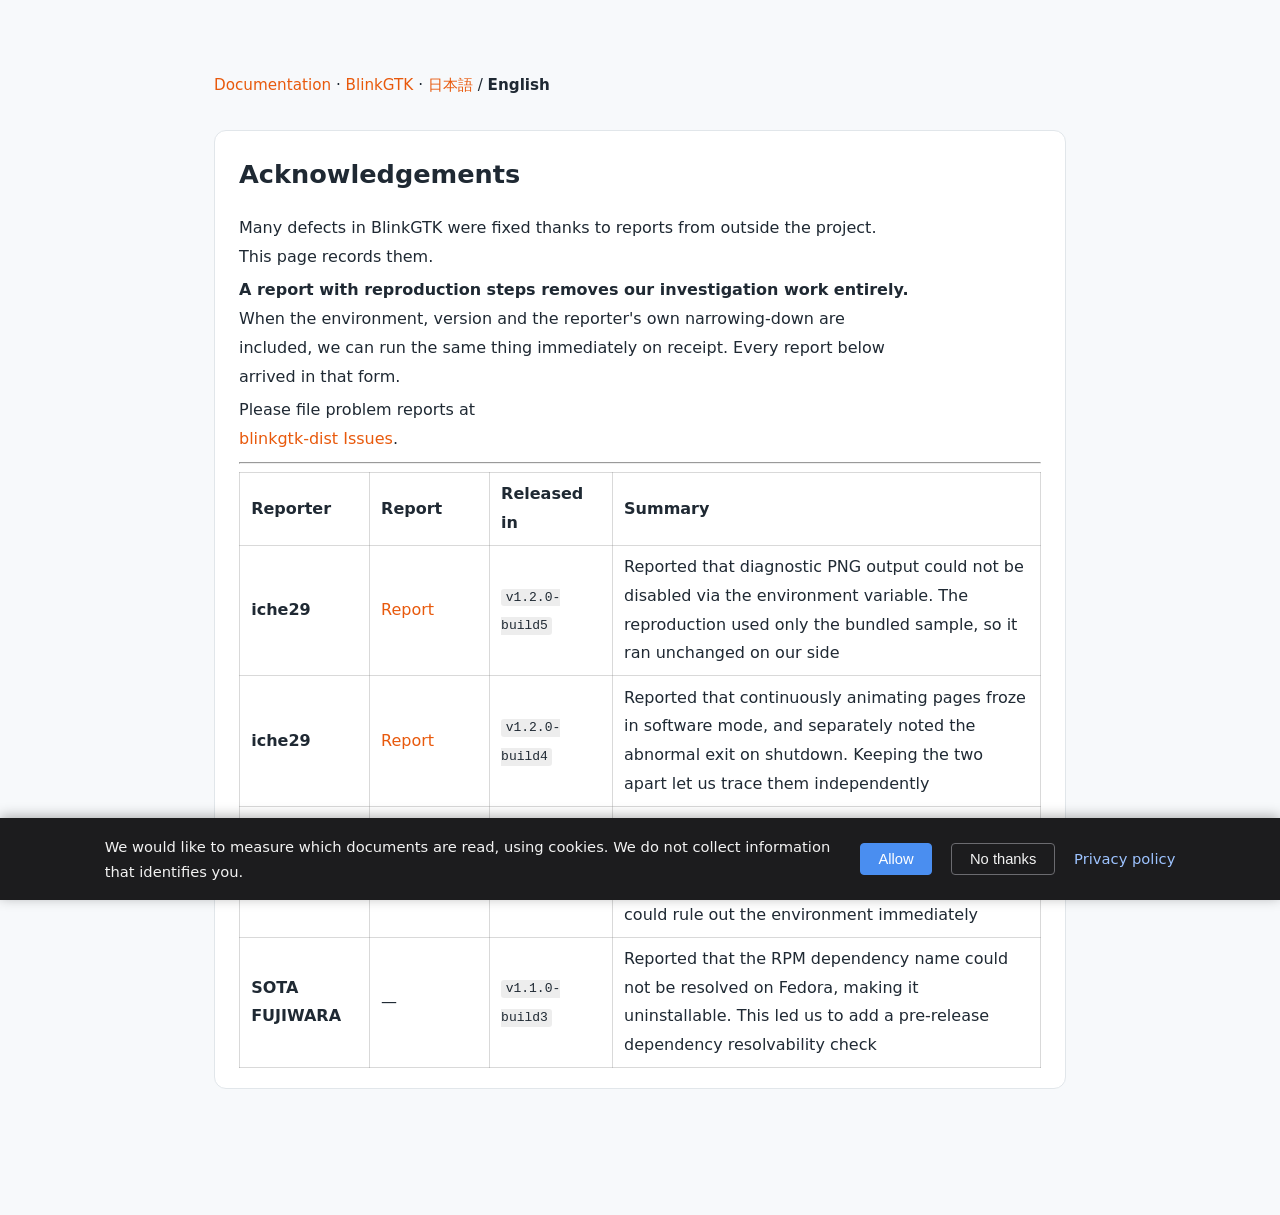
<file: docs/credits-en.html>
<!DOCTYPE html>
<html lang="en">
<head>
  <meta charset="utf-8" />
  <meta name="generator" content="pandoc" />
  <meta name="viewport" content="width=device-width, initial-scale=1.0, user-scalable=yes" />
  <title>Acknowledgements — BlinkGTK</title>
  <style>
    code{white-space: pre-wrap;}
    span.smallcaps{font-variant: small-caps;}
    div.columns{display: flex; gap: min(4vw, 1.5em);}
    div.column{flex: auto; overflow-x: auto;}
    div.hanging-indent{margin-left: 1.5em; text-indent: -1.5em;}
    /* The extra [class] is a hack that increases specificity enough to
       override a similar rule in reveal.js */
    ul.task-list[class]{list-style: none;}
    ul.task-list li input[type="checkbox"] {
      font-size: inherit;
      width: 0.8em;
      margin: 0 0.8em 0.2em -1.6em;
      vertical-align: middle;
    }
    .display.math{display: block; text-align: center; margin: 0.5rem auto;}
  </style>
  <link rel="stylesheet" href="docs.css" />
<meta name="description" content="Many defects in BlinkGTK were fixed thanks to reports from outside the project. This page records them.">
<link rel="canonical" href="https://blinkgtk.org/docs/credits-en.html">
<meta property="og:type" content="article">
<meta property="og:title" content="Acknowledgements — BlinkGTK">
<meta property="og:description" content="Many defects in BlinkGTK were fixed thanks to reports from outside the project. This page records them.">
<meta property="og:url" content="https://blinkgtk.org/docs/credits-en.html">
<meta property="og:site_name" content="BlinkGTK">
<meta property="og:image" content="https://blinkgtk.org/assets/gallery/g1-kusamakura-ch2-v4.png">
<meta name="twitter:card" content="summary_large_image">
<script src="/privacy-consent.js" defer></script>
<link rel="alternate" hreflang="ja" href="https://blinkgtk.org/docs/credits-ja.html">
<link rel="alternate" hreflang="en" href="https://blinkgtk.org/docs/credits-en.html">
<link rel="alternate" hreflang="x-default" href="https://blinkgtk.org/docs/credits-en.html">
</head>
<body>
<div class="wrap"><div class="navbar">
  <a href="index.html">Documentation</a> ·
  <a href="../index.html">BlinkGTK</a> ·
  <span class="langsw"><a href="credits-ja.html" hreflang="ja" lang="ja">日本語</a> / <strong>English</strong></span>
</div><div class="card doc">
<h1 id="acknowledgements">Acknowledgements</h1>
<p>Many defects in BlinkGTK were fixed thanks to reports from outside
the project.<br />
This page records them.</p>
<p><strong>A report with reproduction steps removes our investigation
work entirely.</strong><br />
When the environment, version and the reporter's own narrowing-down
are<br />
included, we can run the same thing immediately on receipt. Every report
below<br />
arrived in that form.</p>
<p>Please file problem reports at<br />
<a
href="https://github.com/daisy19gnu/blinkgtk-dist/issues">blinkgtk-dist
Issues</a>.</p>
<hr />
<table>
<thead>
<tr>
<th>Reporter</th>
<th>Report</th>
<th>Released in</th>
<th>Summary</th>
</tr>
</thead>
<tbody>
<tr>
<td><strong>iche29</strong></td>
<td><a
href="https://github.com/daisy19gnu/blinkgtk-dist/issues/5">Report</a></td>
<td><code>v1.2.0-build5</code></td>
<td>Reported that diagnostic PNG output could not be disabled via the
environment variable. The reproduction used only the bundled sample, so
it ran unchanged on our side</td>
</tr>
<tr>
<td><strong>iche29</strong></td>
<td><a
href="https://github.com/daisy19gnu/blinkgtk-dist/issues/4">Report</a></td>
<td><code>v1.2.0-build4</code></td>
<td>Reported that continuously animating pages froze in software mode,
and separately noted the abnormal exit on shutdown. Keeping the two
apart let us trace them independently</td>
</tr>
<tr>
<td><strong>iche29</strong></td>
<td><a
href="https://github.com/daisy19gnu/blinkgtk-dist/issues/3">Report</a></td>
<td><code>v1.2.0-build5</code></td>
<td>Reported that the bundled sample showed a white window in EGL mode.
The report arrived with SHA256 verification already done, so we could
rule out the environment immediately</td>
</tr>
<tr>
<td><strong>SOTA FUJIWARA</strong></td>
<td>—</td>
<td><code>v1.1.0-build3</code></td>
<td>Reported that the RPM dependency name could not be resolved on
Fedora, making it uninstallable. This led us to add a pre-release
dependency resolvability check</td>
</tr>
</tbody>
</table>
</body>
</html>
</div></div>
</file>
<file: docs/docs.css>
:root { color-scheme: light dark; }
  * { box-sizing: border-box; }
  /* 狭い画面で長いコード名・URL が頁を横に広げないよう折り返す (2026-10-18、check-site-responsive.sh) */
  p, li, h1, h2, h3 { overflow-wrap: anywhere; }
  :not(pre) > code, a { overflow-wrap: anywhere; word-break: break-word; }
  /* 表の中は anywhere を使わない: 列が 1〜3 文字幅に潰れて縦に伸びた (2026-10-18 Lead 指摘) */
  td, th { overflow-wrap: break-word; }
  td code, th code, td a, th a { overflow-wrap: normal; word-break: normal; }
  /* スマートフォンの幅では、対応表・描画経路の表を 1 行 1 枚のカードにする (項目名は data-label) */
  @media (max-width: 600px) {
    table.compat, table.compat tbody, table.compat tr, table.compat td { display: block; width: 100%; }
    table.compat tr:first-child { display: none; }
    table.compat tr { border: 1px solid rgba(128,128,128,.32); border-radius: 8px; padding: .45em .8em; margin: .6em 0; }
    table.compat td { border: 0 !important; border-top: 1px solid rgba(128,128,128,.18) !important; padding: .3em 0; overflow-wrap: anywhere; }
    table.compat td:first-child { border-top: 0 !important; }
    table.compat td code, table.compat td a { overflow-wrap: anywhere; }
    table.compat td::before { content: attr(data-label); display: block; font-size: .76rem; font-weight: 600; opacity: .7; }
  }
  body {
    margin: 0;
    font-family: system-ui, -apple-system, "Noto Sans JP", "Hiragino Kaku Gothic ProN", "Helvetica Neue", Arial, sans-serif;
    line-height: 1.8;
    color: #1f2933;
    background: #f7f9fb;
  }
  @media (prefers-color-scheme: dark) {
    body { color: #e6e9ec; background: #11161b; }
    /* dark: #ffc078 = カード背景 #1a2027 上で 10.21:1 */
    a { color: #ffc078; }
    a:hover { color: #ffdcbb; }
    .card { background: #1a2027 !important; border-color: #2a323b !important; }
    .muted { color: #9aa4ad !important; }
    .topnav a { background: #1a2027 !important; border-color: #2a323b !important; }
    .topnav a:hover { background: #222b34 !important; border-color: #ffc078 !important; }
    .topnav .sub { color: #9aa4ad !important; }
  }
  .wrap { max-width: 760px; margin: 0 auto; padding: 8vh 24px 12vh; }
  header h1 { font-size: clamp(2.2rem, 7vw, 3.6rem); margin: 0 0 .15em; letter-spacing: -0.02em; }
  .tagline { font-size: 1.1rem; margin: 0 0 2.2em; }
  .tagline .ja { display: block; }
  .tagline .en { display: block; color: #5b6770; font-size: .95rem; margin-top: .3em; }
  /* 主要な行き先への案内 (2026-08-04)。 */
  .topnav { display: flex; flex-wrap: wrap; gap: .5em; margin: 0 0 2.2em; padding: 0; list-style: none; }
  .topnav a {
    display: block; padding: .5em .95em; border-radius: 999px;
    border: 1px solid #d5dade; background: #f7f8f9;
    text-decoration: none; font-size: .93rem; line-height: 1.3;
  }
  .topnav a:hover { background: #eef3f7; border-color: #3a5fb0; }
  .topnav .sub { display: block; font-size: .74rem; color: #6b7680; margin-top: .1em; }
  @media (max-width: 560px) { .topnav a { padding: .45em .8em; font-size: .88rem; } }
  .card { background: #fff; border: 1px solid #e1e6ea; border-radius: 12px; padding: 20px 24px; margin: 1.1em 0; }
  .card h2 { font-size: 1.05rem; margin: 0 0 .4em; }
  .card p { margin: .3em 0; }
  /* リンクは下線なしのオレンジ (2026-07-26)。light は #e8590c で白背景 3.58:1 /
     body 背景 3.39:1。発色を優先し AA(4.5:1) 非達成を許容 (3:1 以上)。hover は下線を使わず色変化で示す。 */
  a { color: #e8590c; text-decoration: none; }
  a:hover { color: #c2410c; }
  .muted { color: #6b7680; font-size: .9rem; }
  footer { margin-top: 4em; font-size: .8rem; color: #8a949d; }
  .dl-list { margin: .2em 0 .7em; padding-left: 1.3em; }
  .dl-list li { margin: .18em 0; }
  table.compat { border-collapse: collapse; width: 100%; font-size: .84rem; margin: .3em 0 .2em; }
  table.compat th, table.compat td { border: 1px solid rgba(128,128,128,.32); padding: 4px 9px; text-align: left; }
  table.compat th { font-weight: 600; }
  .compat-wrap { overflow-x: auto; margin-bottom: .3em; }
  .card p.sec { margin-top: 1.6em; }
  .wrap { max-width: 900px; }
  .doc h1 { font-size: 1.6em; margin-top: 0; }
  .doc h2 { margin-top: 2em; border-bottom: 1px solid rgba(128,128,128,.25); padding-bottom: .2em; }
  .doc h3 { margin-top: 1.5em; }
  .doc pre { background: rgba(128,128,128,.10); padding: 1em; overflow-x: auto; border-radius: 6px; }
  .doc code { background: rgba(128,128,128,.14); padding: .1em .35em; border-radius: 3px; }
  .doc pre code { background: none; padding: 0; }
  /* 狭い画面 (スマートフォン・タブレット): 長いコード名と URL は折り返し、頁全体を横に動かさない。
   * 2026-10-18、check-site-responsive.sh で描いて測ると、幅 360px で 42 件 (頁 × 幅) が横に動いていた
   * (原因は折り返さない <code> と URL)。表とコードの塊は、それ自身の中で横スクロールさせる (上の指定) */
  .doc p, .doc li, .doc dd, .doc blockquote, .doc h1, .doc h2, .doc h3, .doc h4 { overflow-wrap: anywhere; }
  .doc :not(pre) > code, .doc a { overflow-wrap: anywhere; word-break: break-word; }
  /* 表の中は anywhere を使わない (2026-10-18 Lead 指摘「表の左側がスマホで縦長になって見づらい」)。
   * anywhere は列の最小幅を 1 文字まで縮めてよいことにするので、短い列が 1〜3 文字幅に潰れて縦に伸びた。
   * 表の中は語の途中で折り返さず、表が画面より広いときは表の中だけで横にスクロールさせる */
  .doc td, .doc th { overflow-wrap: break-word; min-width: 7.5em; }
  .doc td:has(> code:only-child) { min-width: 0; }
  .doc td code, .doc th code, .doc td a, .doc th a { overflow-wrap: normal; word-break: normal; }
  .doc table { border-collapse: collapse; width: 100%; display: block; overflow-x: auto; }
  .doc th, .doc td { border: 1px solid rgba(128,128,128,.3); padding: .45em .7em; text-align: left; }
  /* 狭い画面では表の 1 列目 (変数名・項目名) を左に留める (2026-10-19、レビューの指摘
   * 「360px では説明を読む間に変数名が視界から外れる」)。表は自身の中で横スクロールするので、
   * 1 列目だけ sticky にして、2 列目以降を読んでいる間も何の行かが見えるようにする。
   * 1 列目は画面の 4 割までにし、長い変数名は表の中でも折り返す */
  @media (max-width: 600px) {
    .doc td:first-child, .doc th:first-child { position: sticky; left: 0; z-index: 1;
      background: #ffffff; max-width: 40vw; box-shadow: 1px 0 0 rgba(128,128,128,.3); }
    .doc td:first-child code { overflow-wrap: anywhere; word-break: break-all; }
  }
  @media (max-width: 600px) and (prefers-color-scheme: dark) {
    .doc td:first-child, .doc th:first-child { background: #1a2027; }
  }
  .doc blockquote { border-left: 3px solid rgba(128,128,128,.4); margin-left: 0; padding-left: 1em; }
  /* 図は必ず明るい台紙に載せる。SVG の地の文字は #333 で描かれており、
   * 暗色表示の本文背景に直接置くと沈んで読めなくなるため (2026-08-04)。 */
  .doc img { max-width: 100%; height: auto; display: block; margin: 1.4em auto;
             background: #fff; padding: 10px; border-radius: 8px;
             border: 1px solid rgba(128,128,128,.3); }
  .doc p > em:only-child { display: block; text-align: center; font-size: .88em;
                           opacity: .75; margin-top: -.8em; }
  .navbar { margin-bottom: 2em; font-size: .95em; }
  .langsw { display: inline-block; white-space: nowrap; }
  .doclist { list-style: none; padding-left: 0; }
  .doclist li { margin: .35em 0; }
  .doclist .lang { font-size: .85em; opacity: .75; }
</file>
